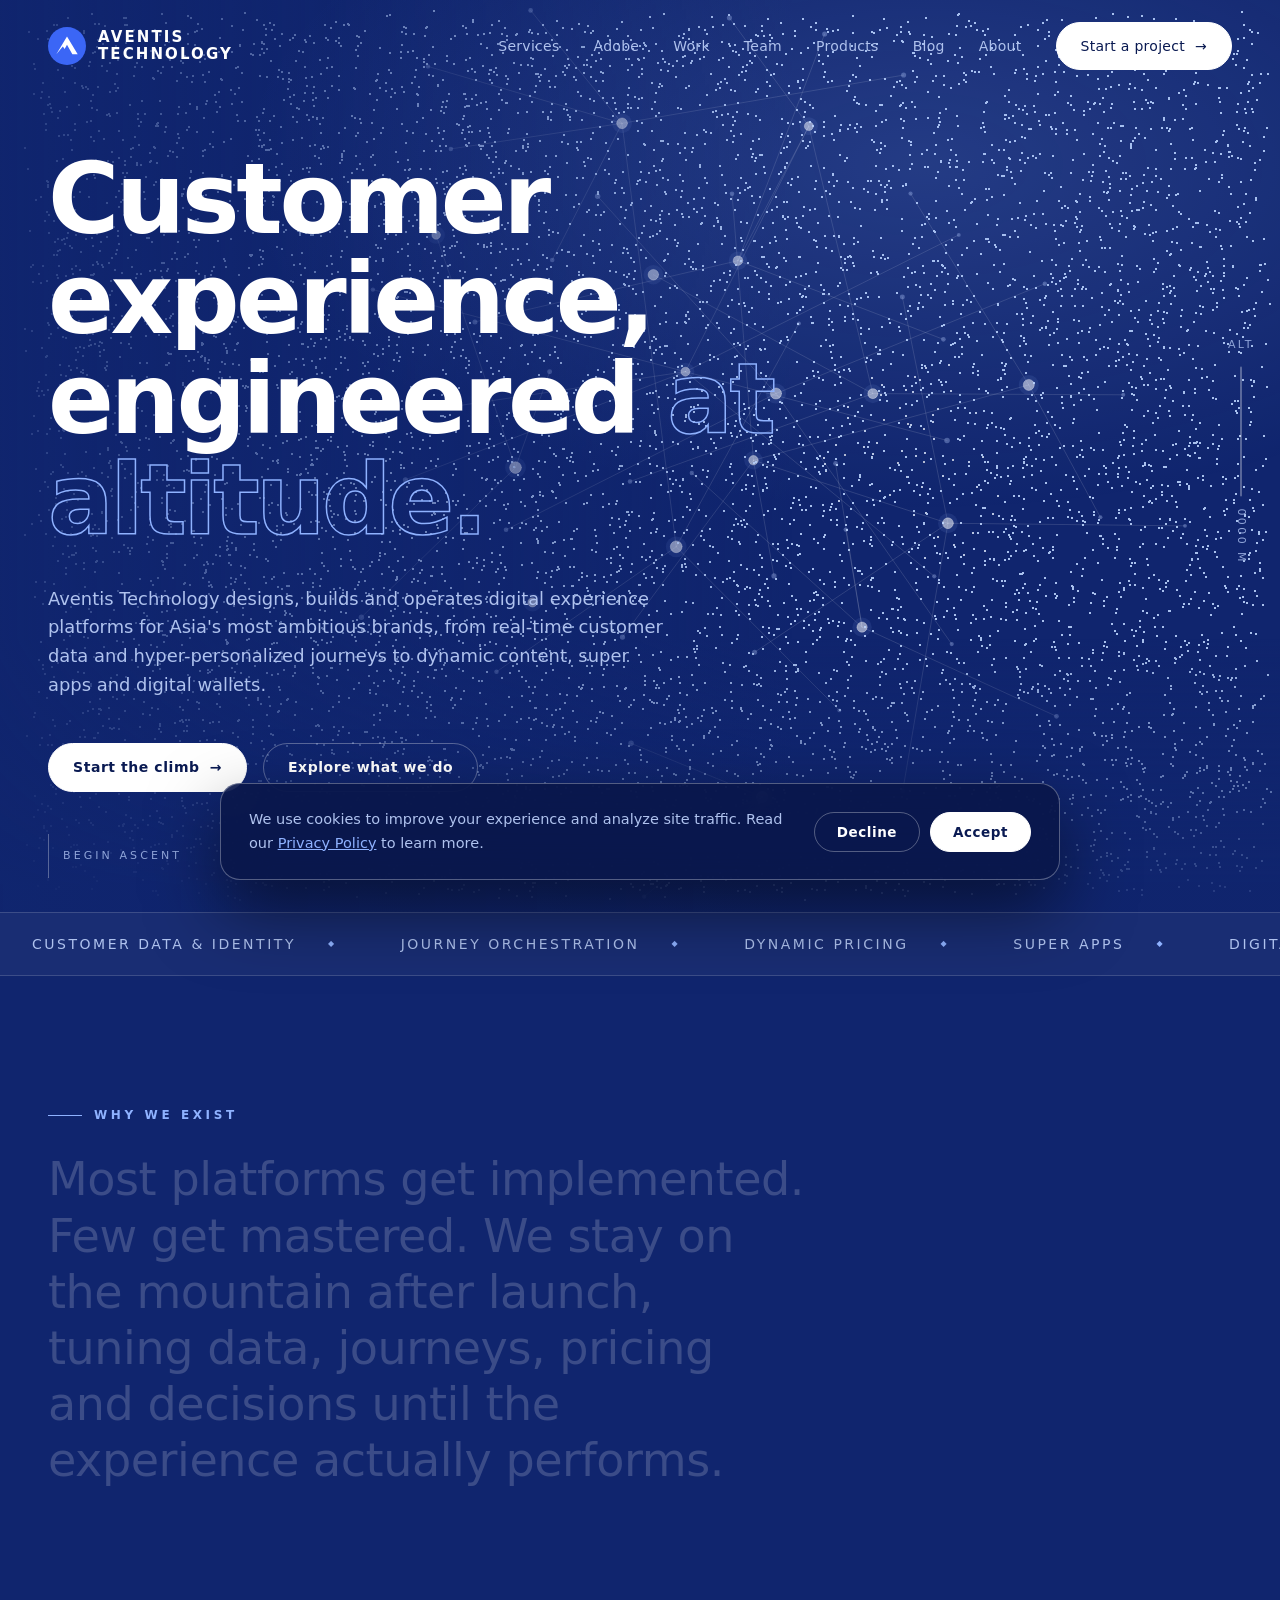
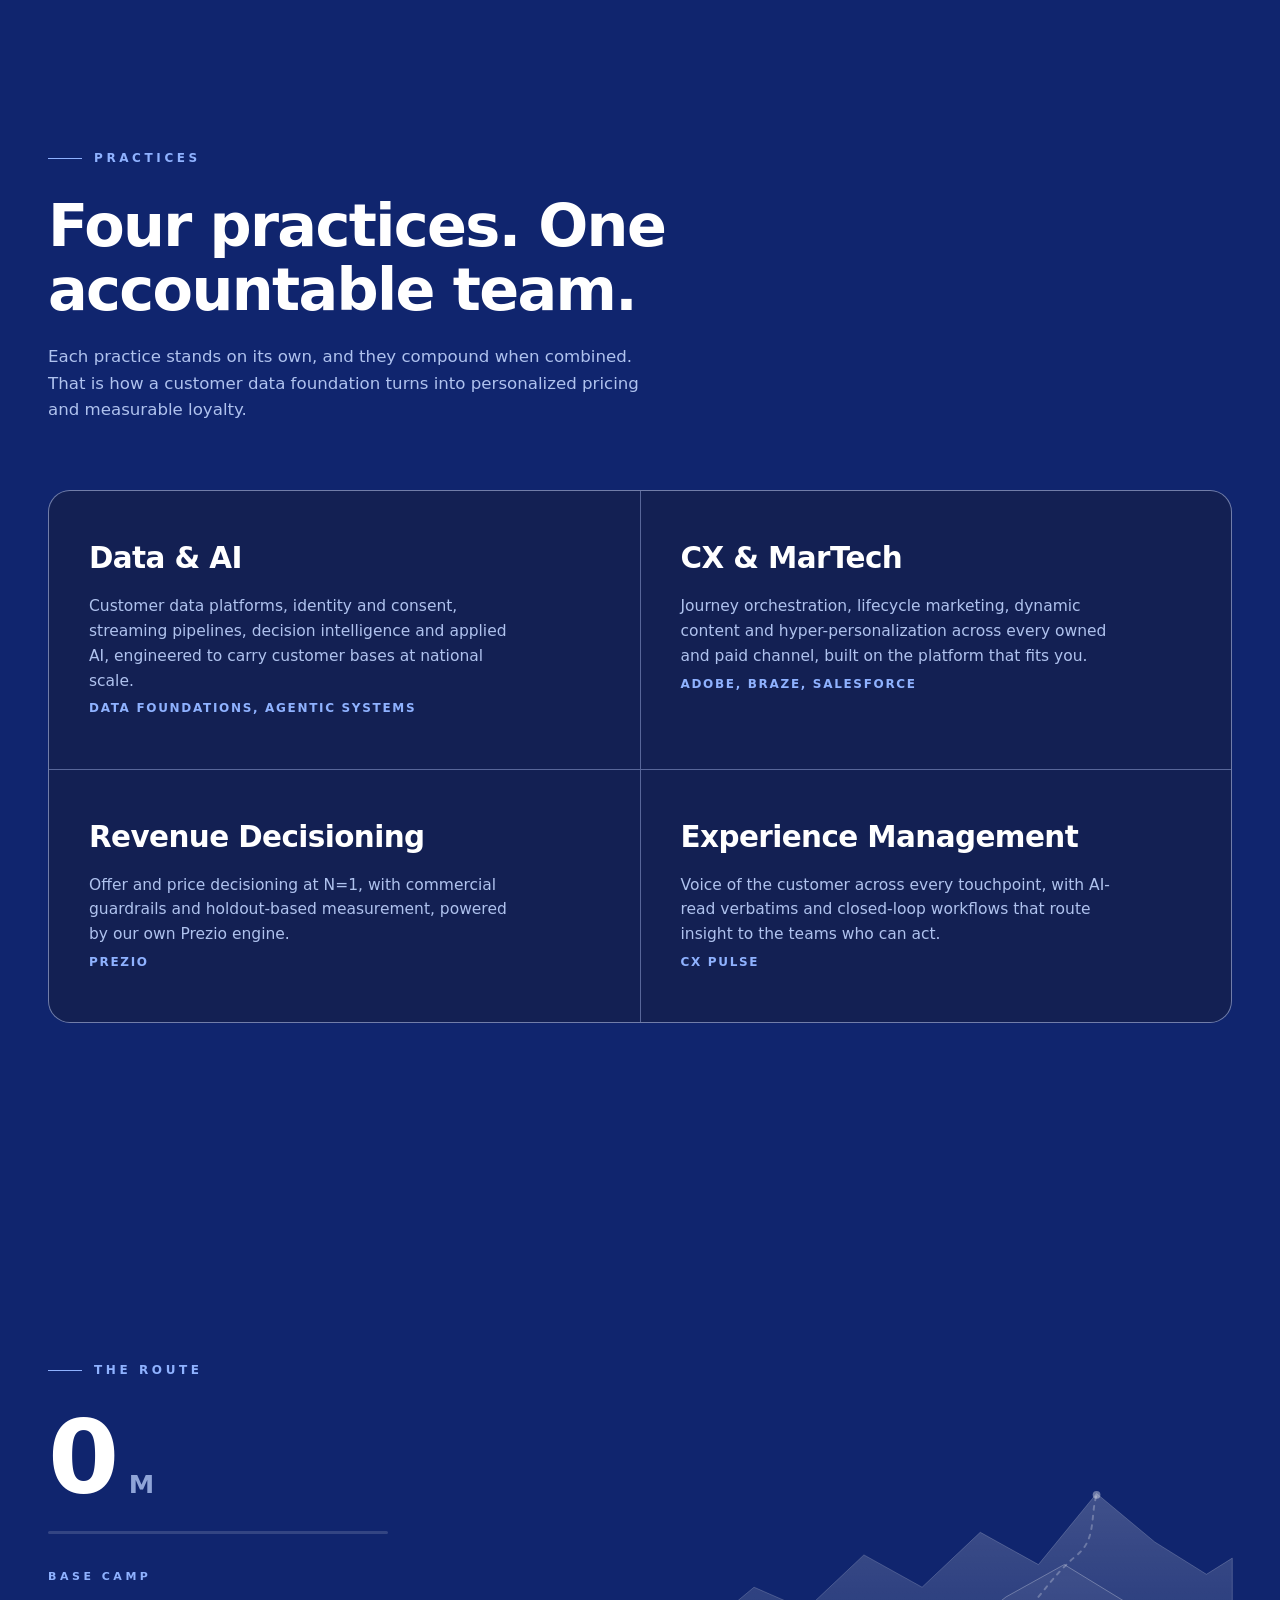
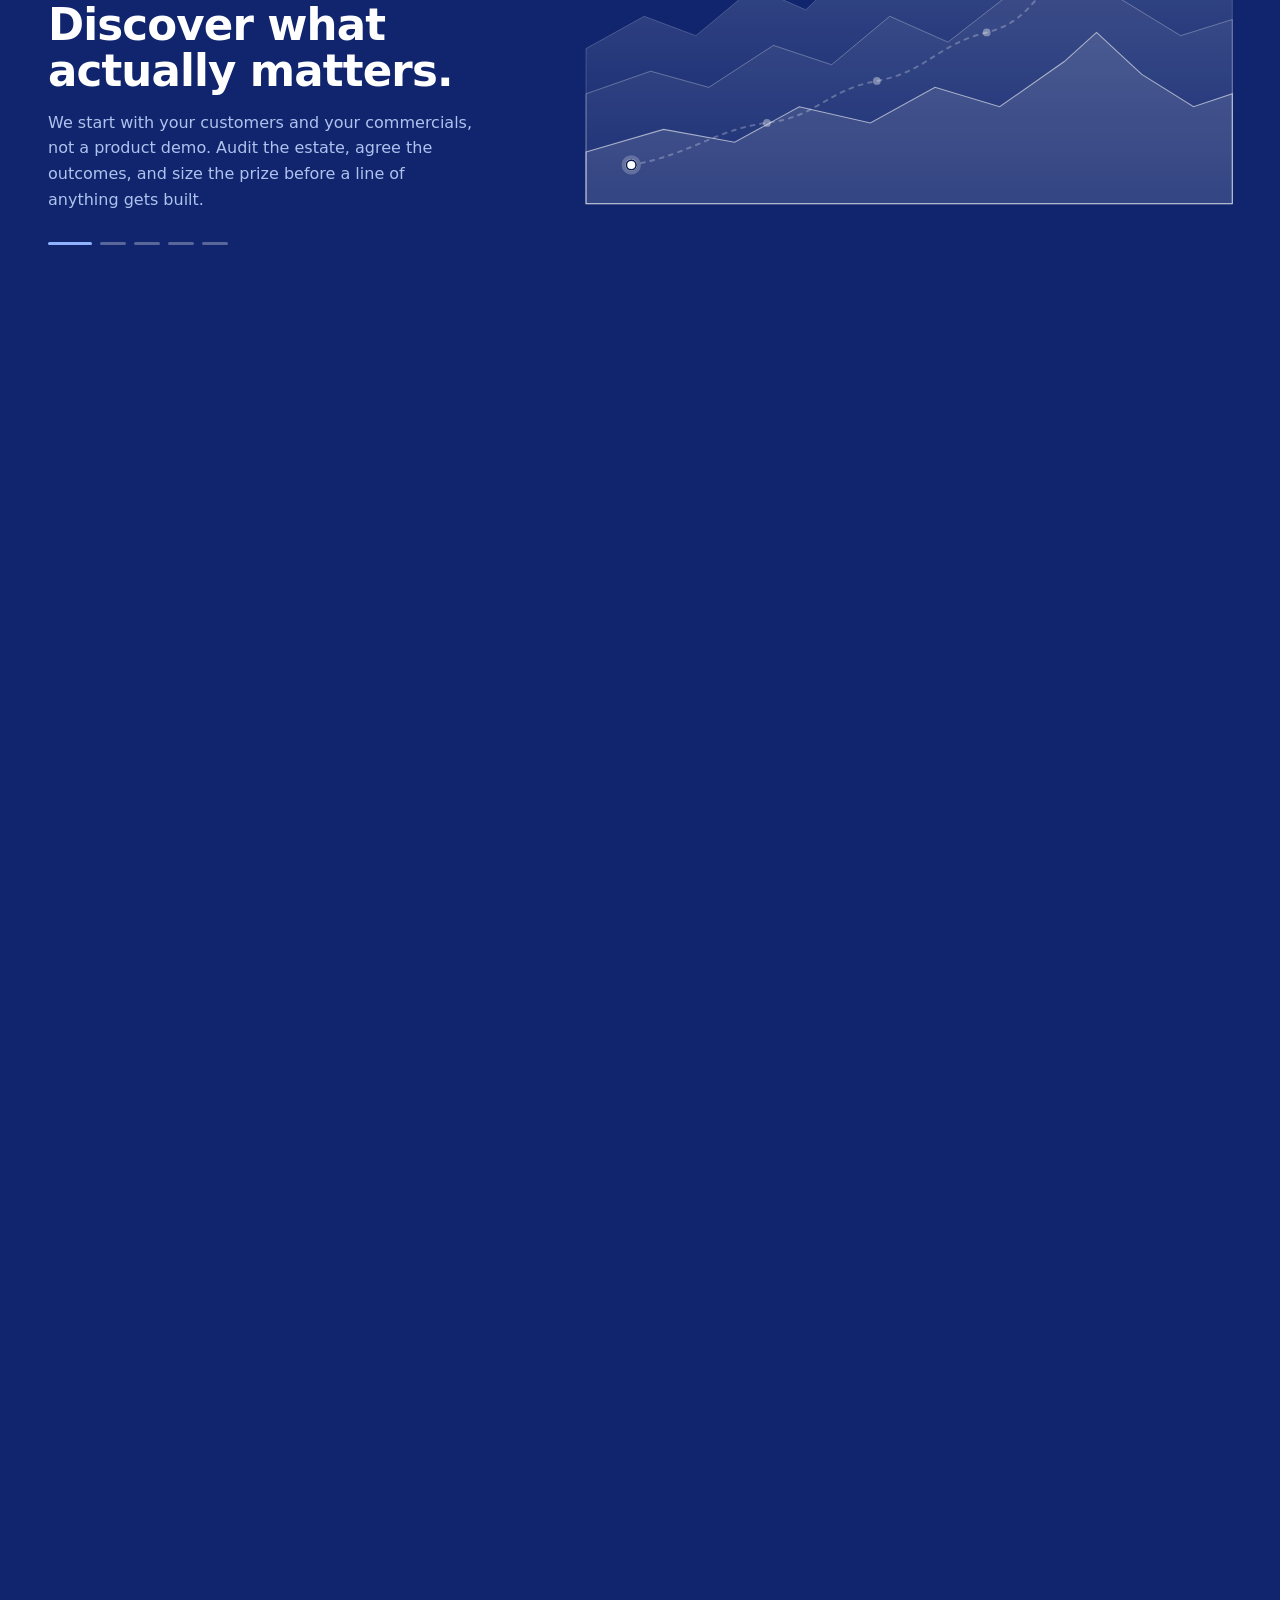
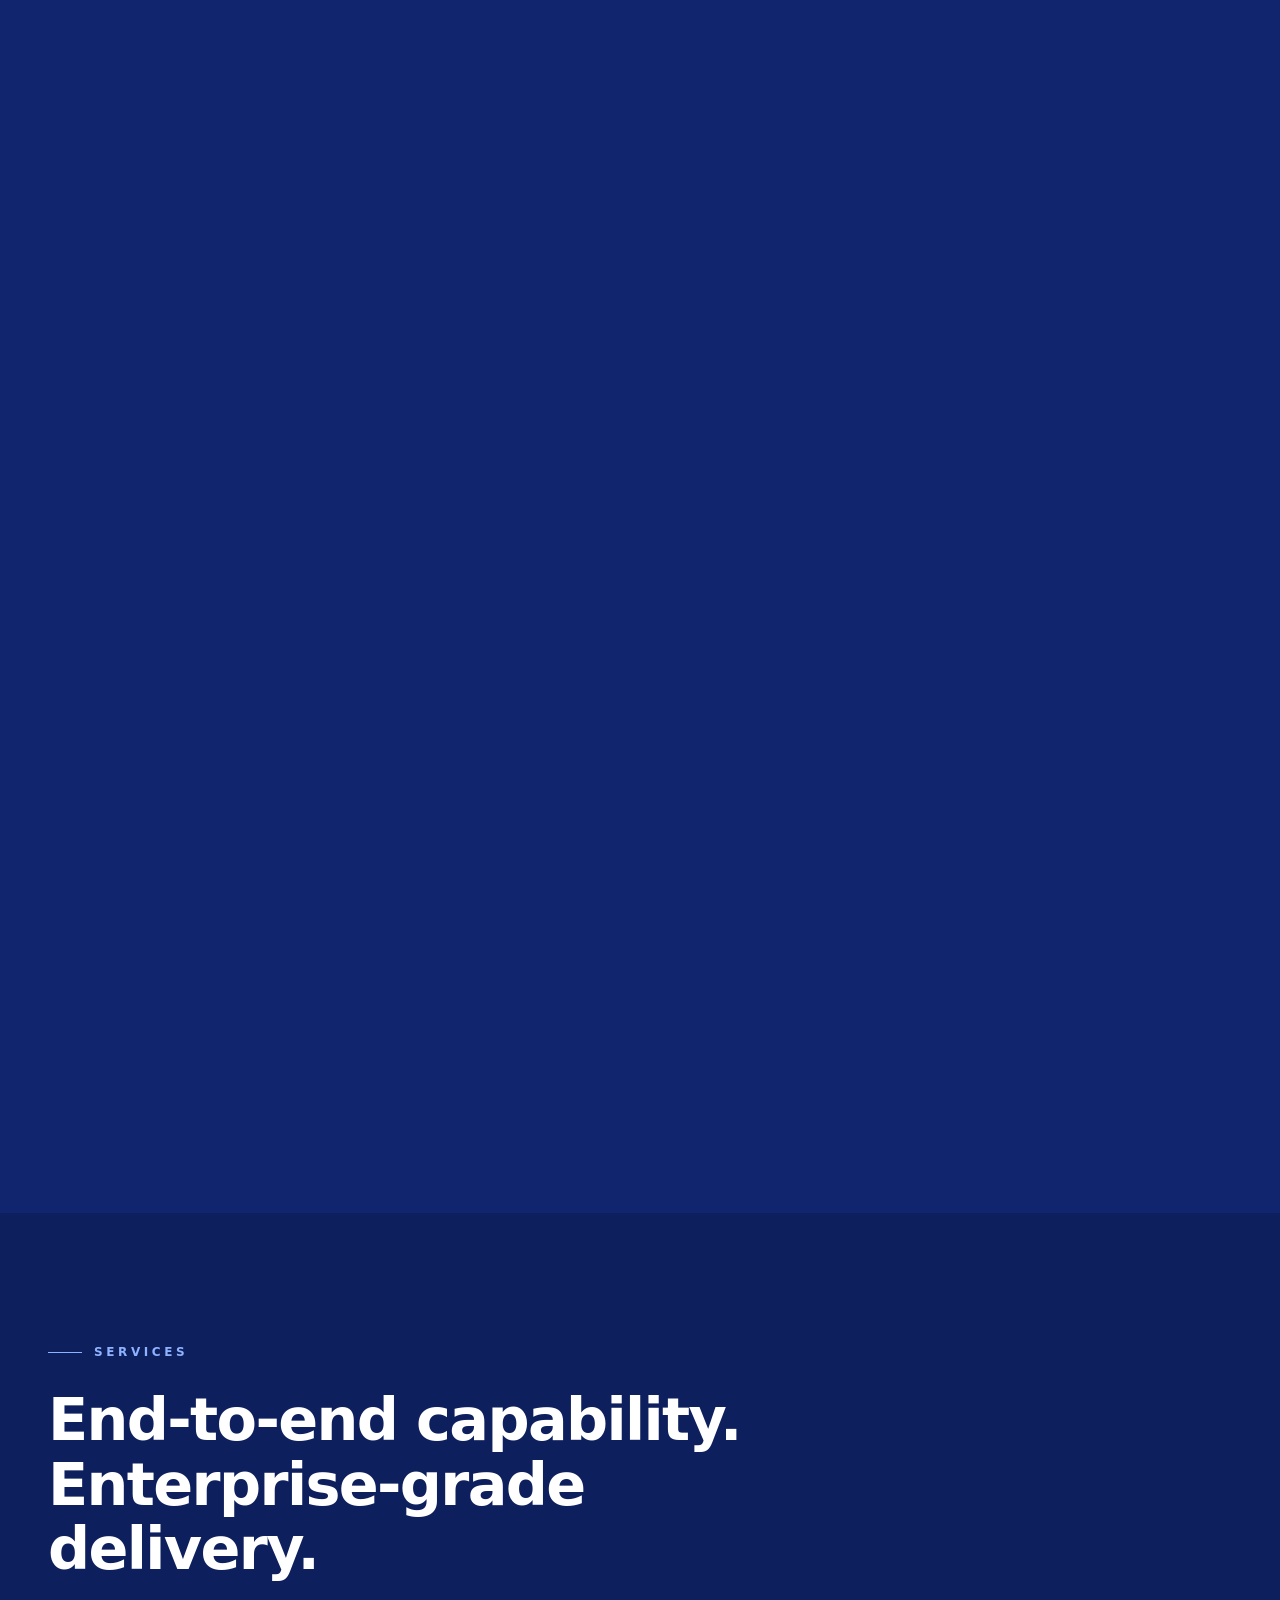
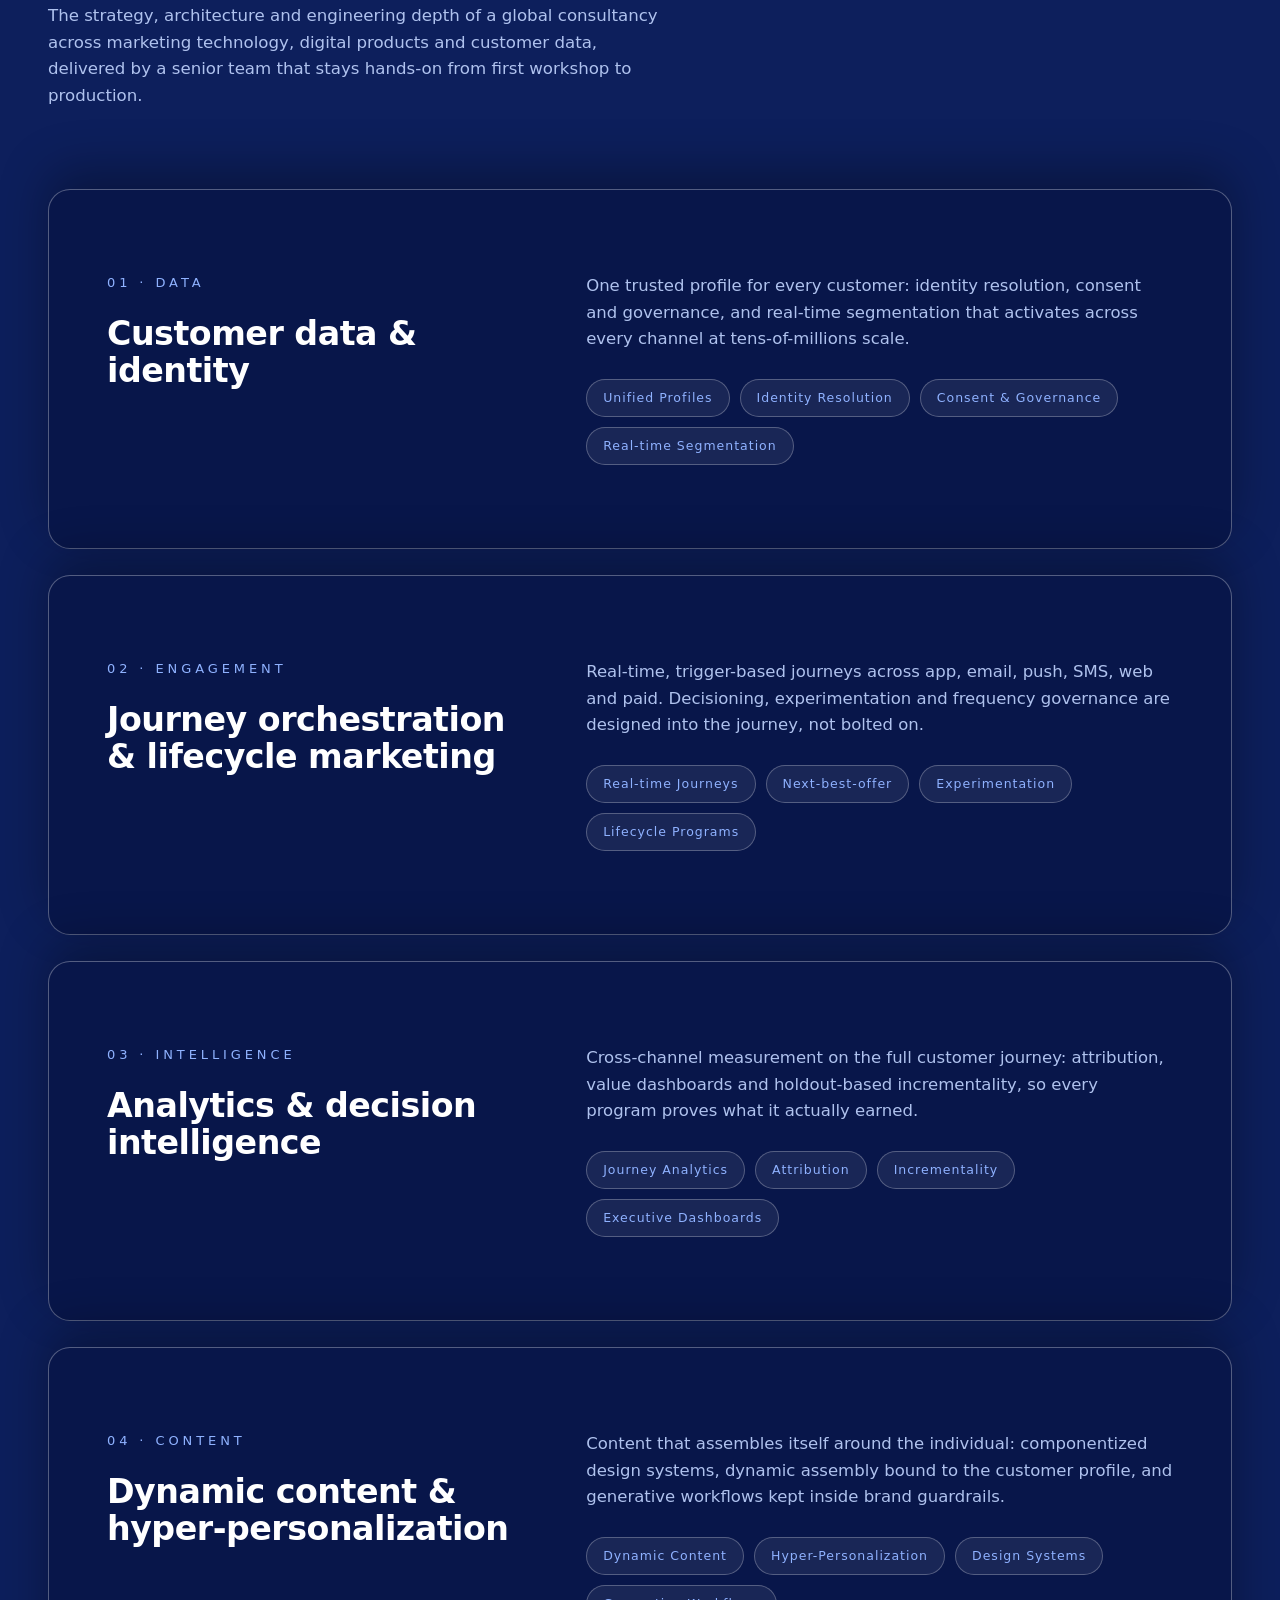
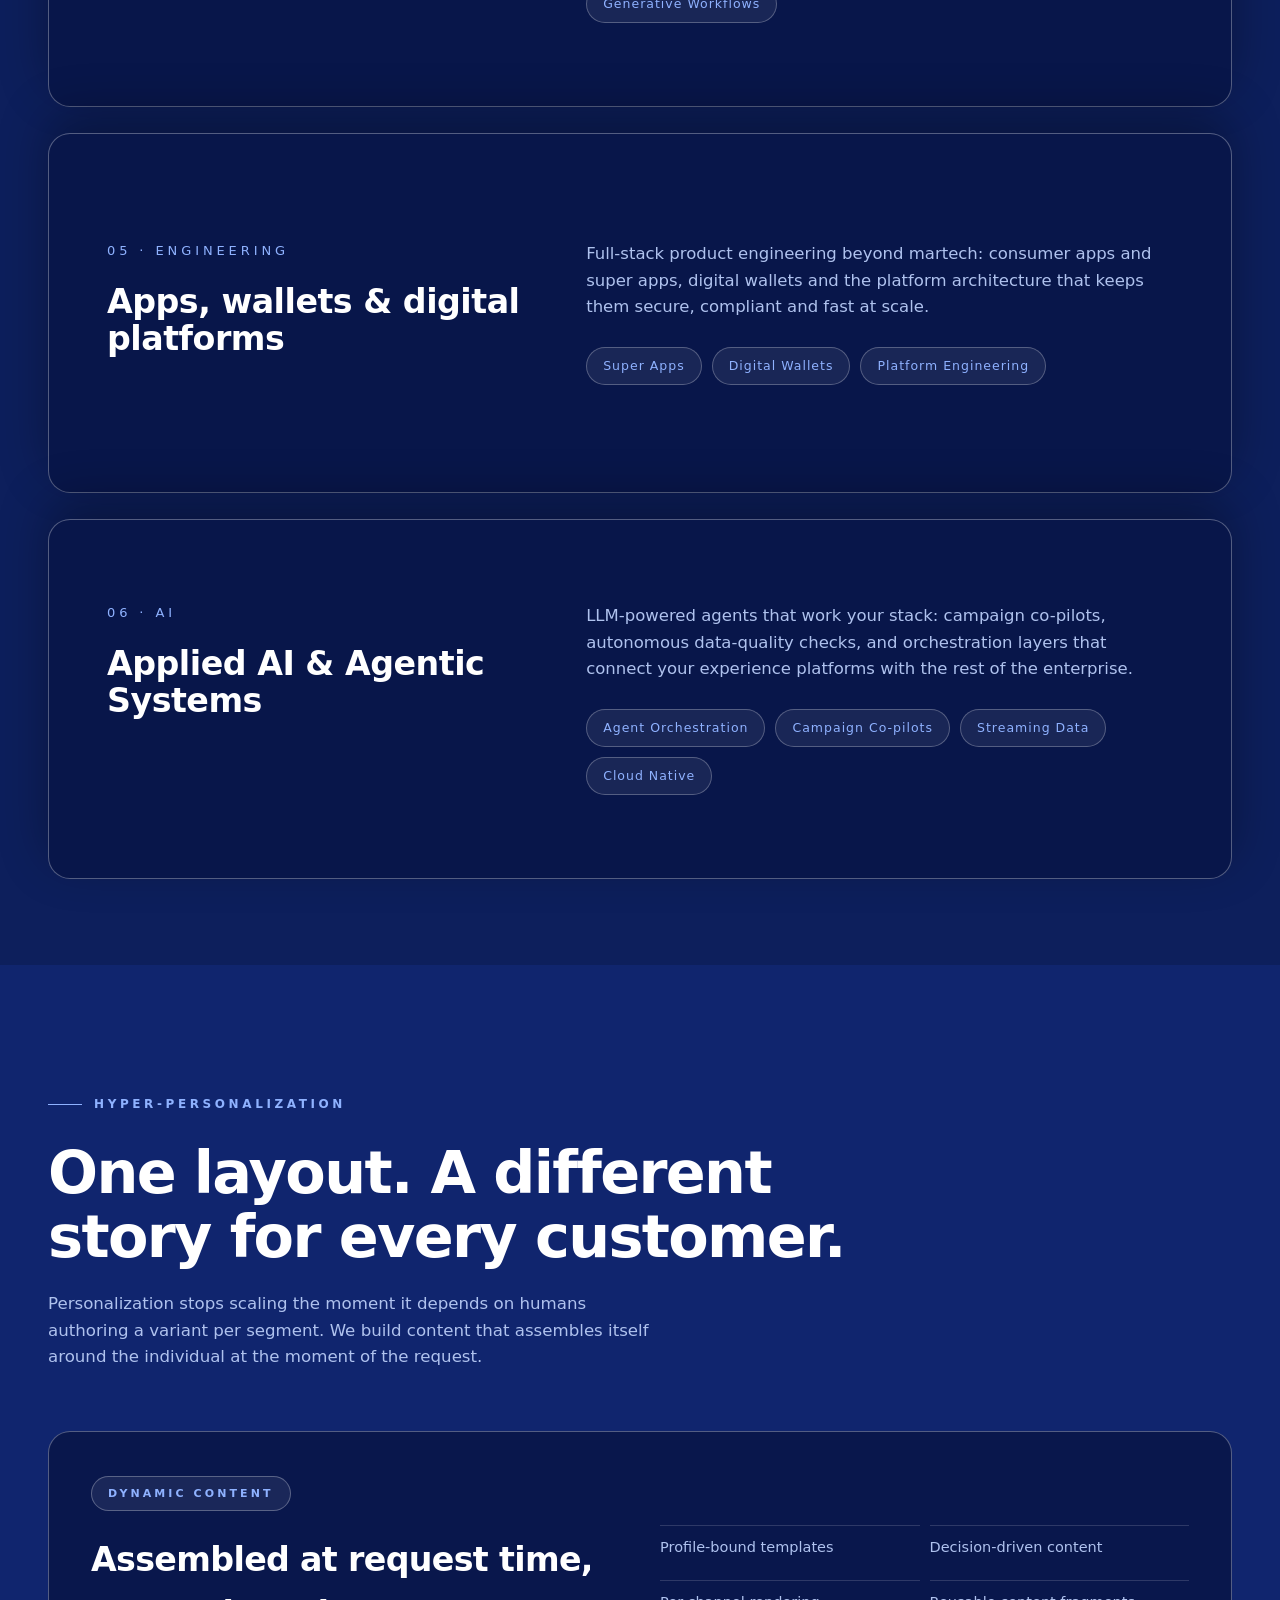
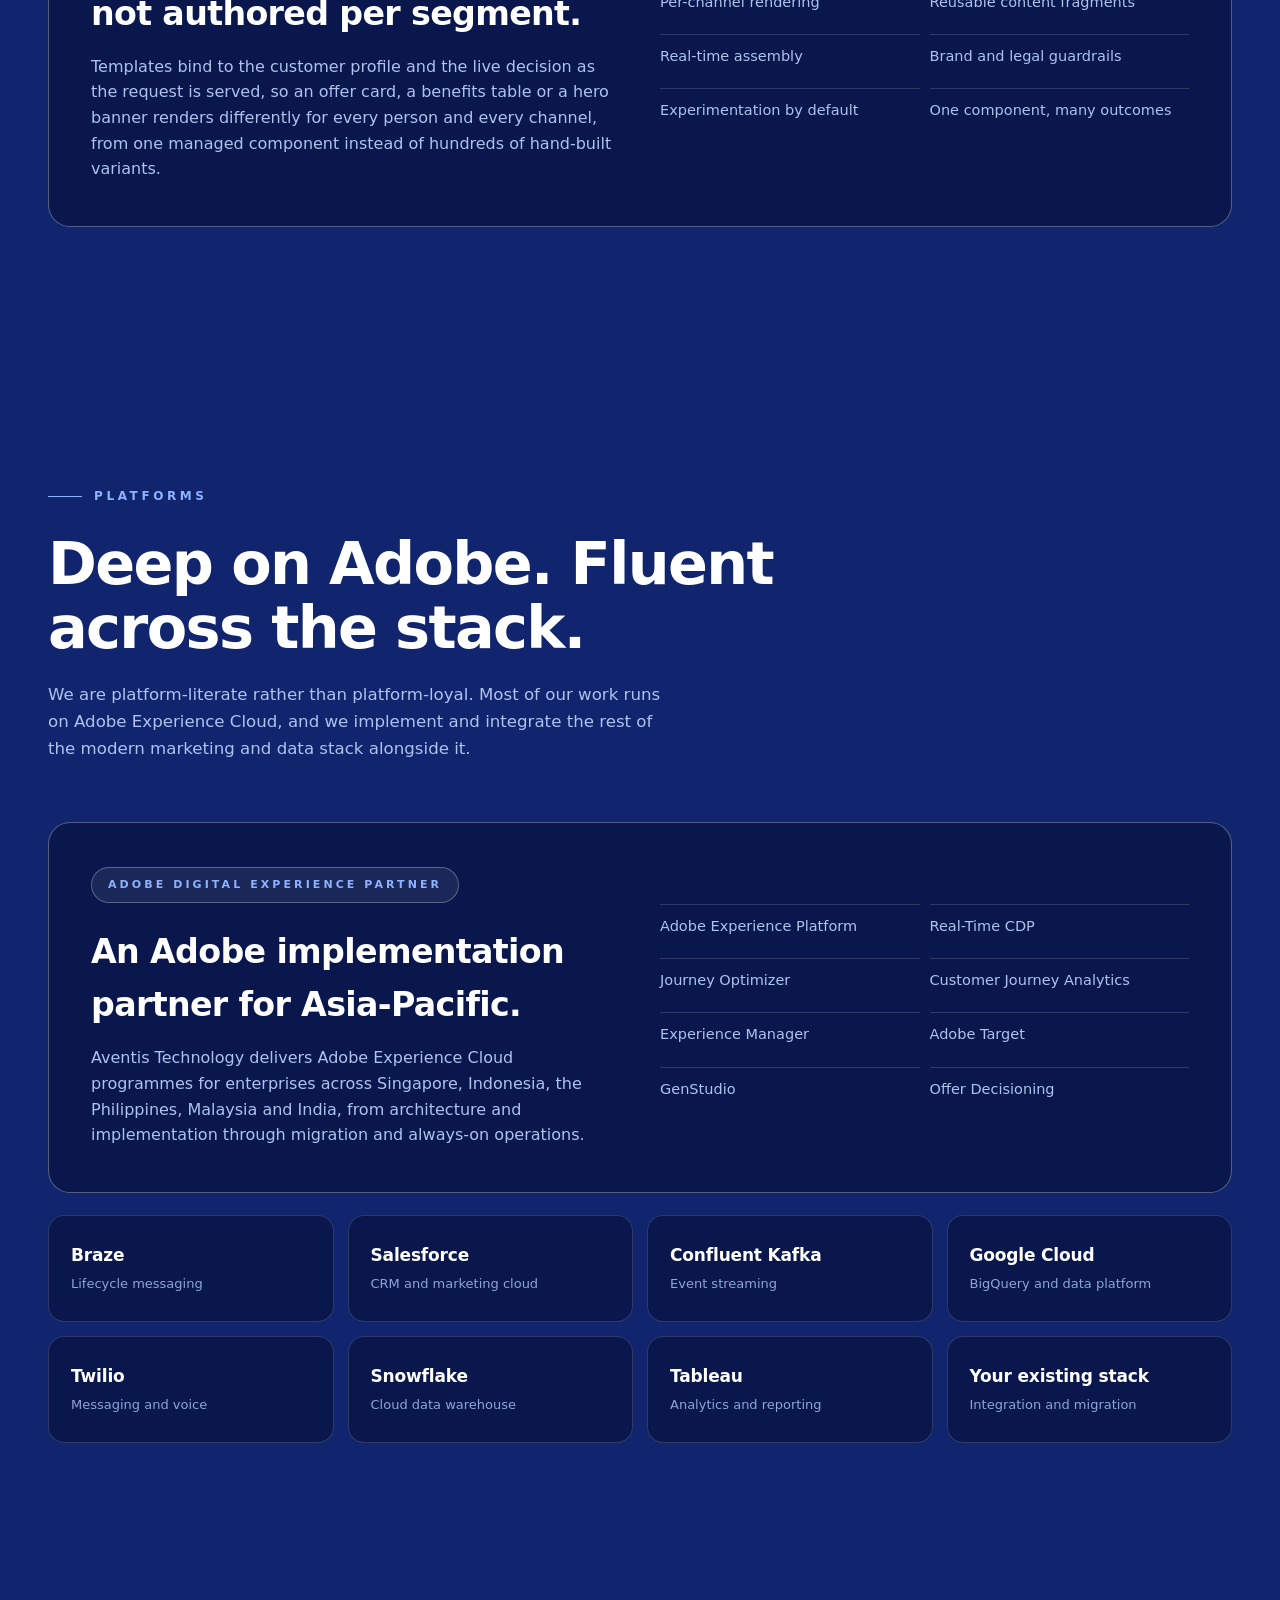
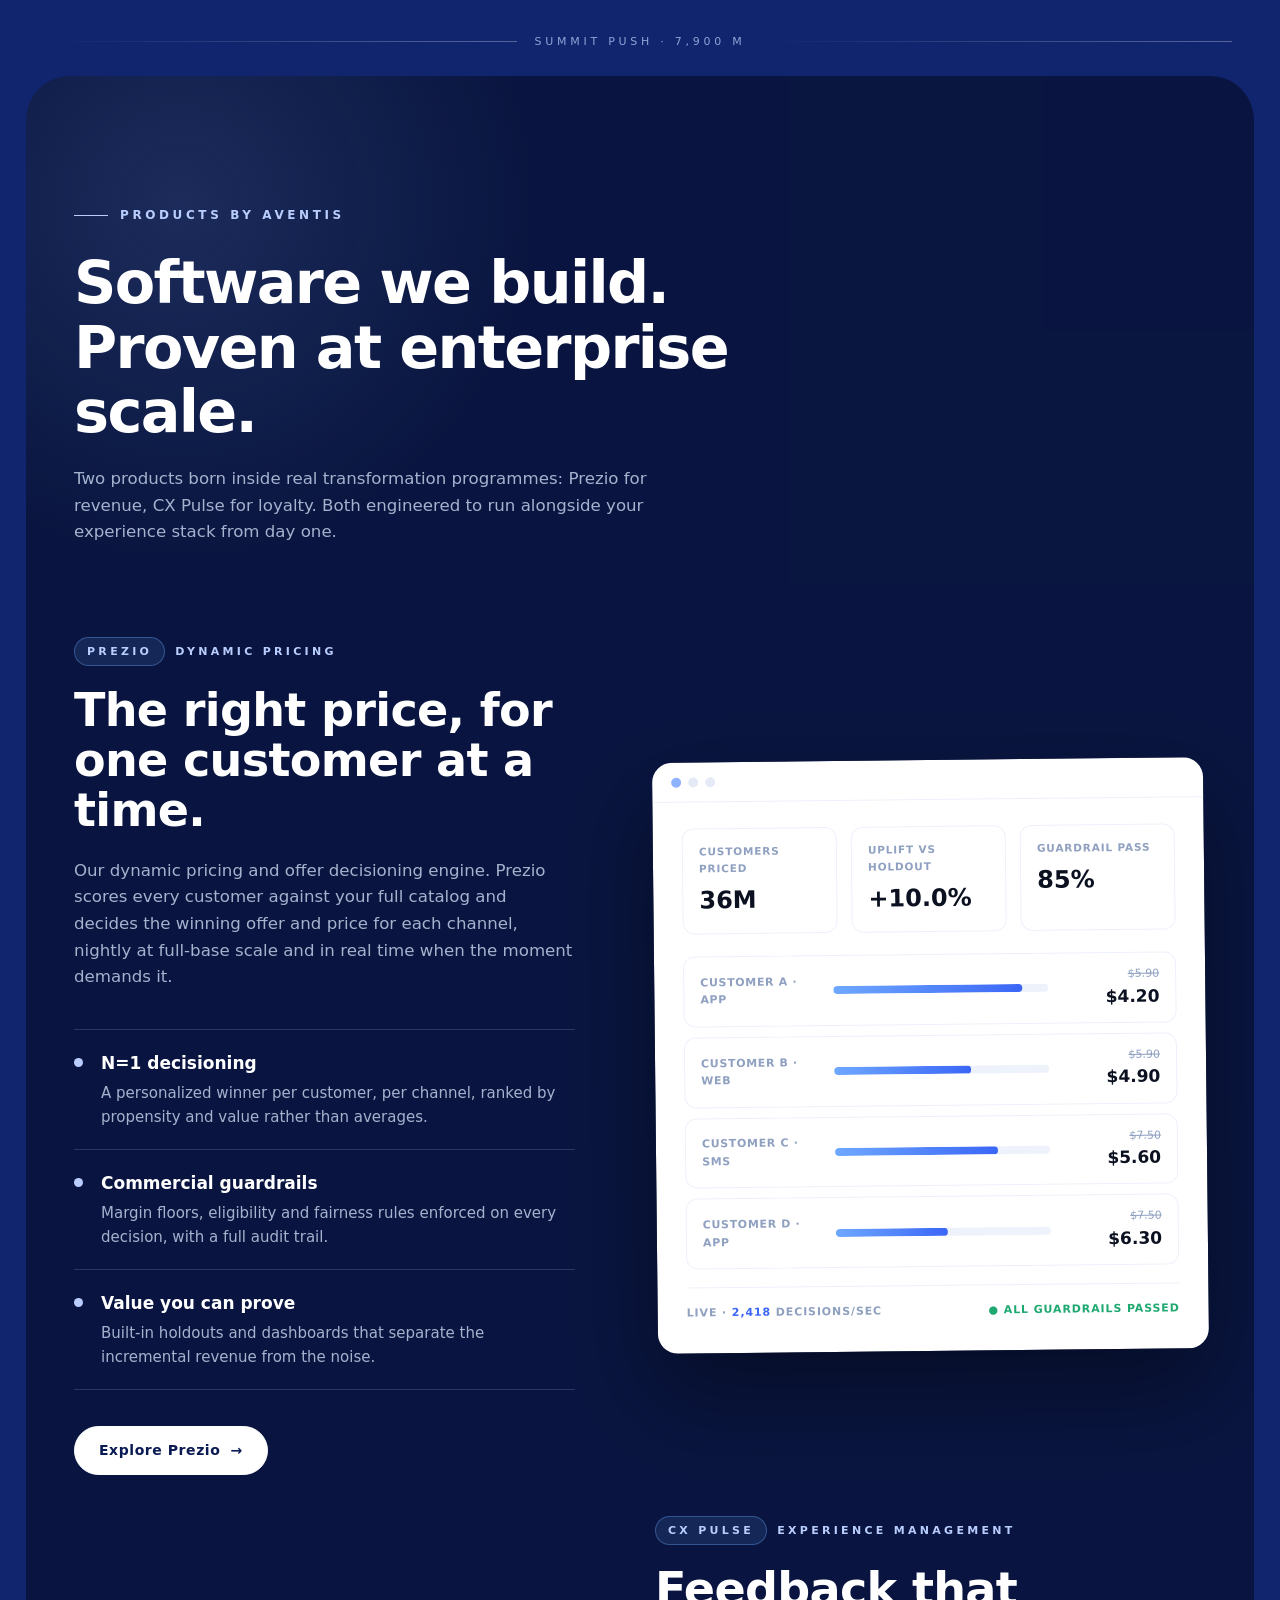
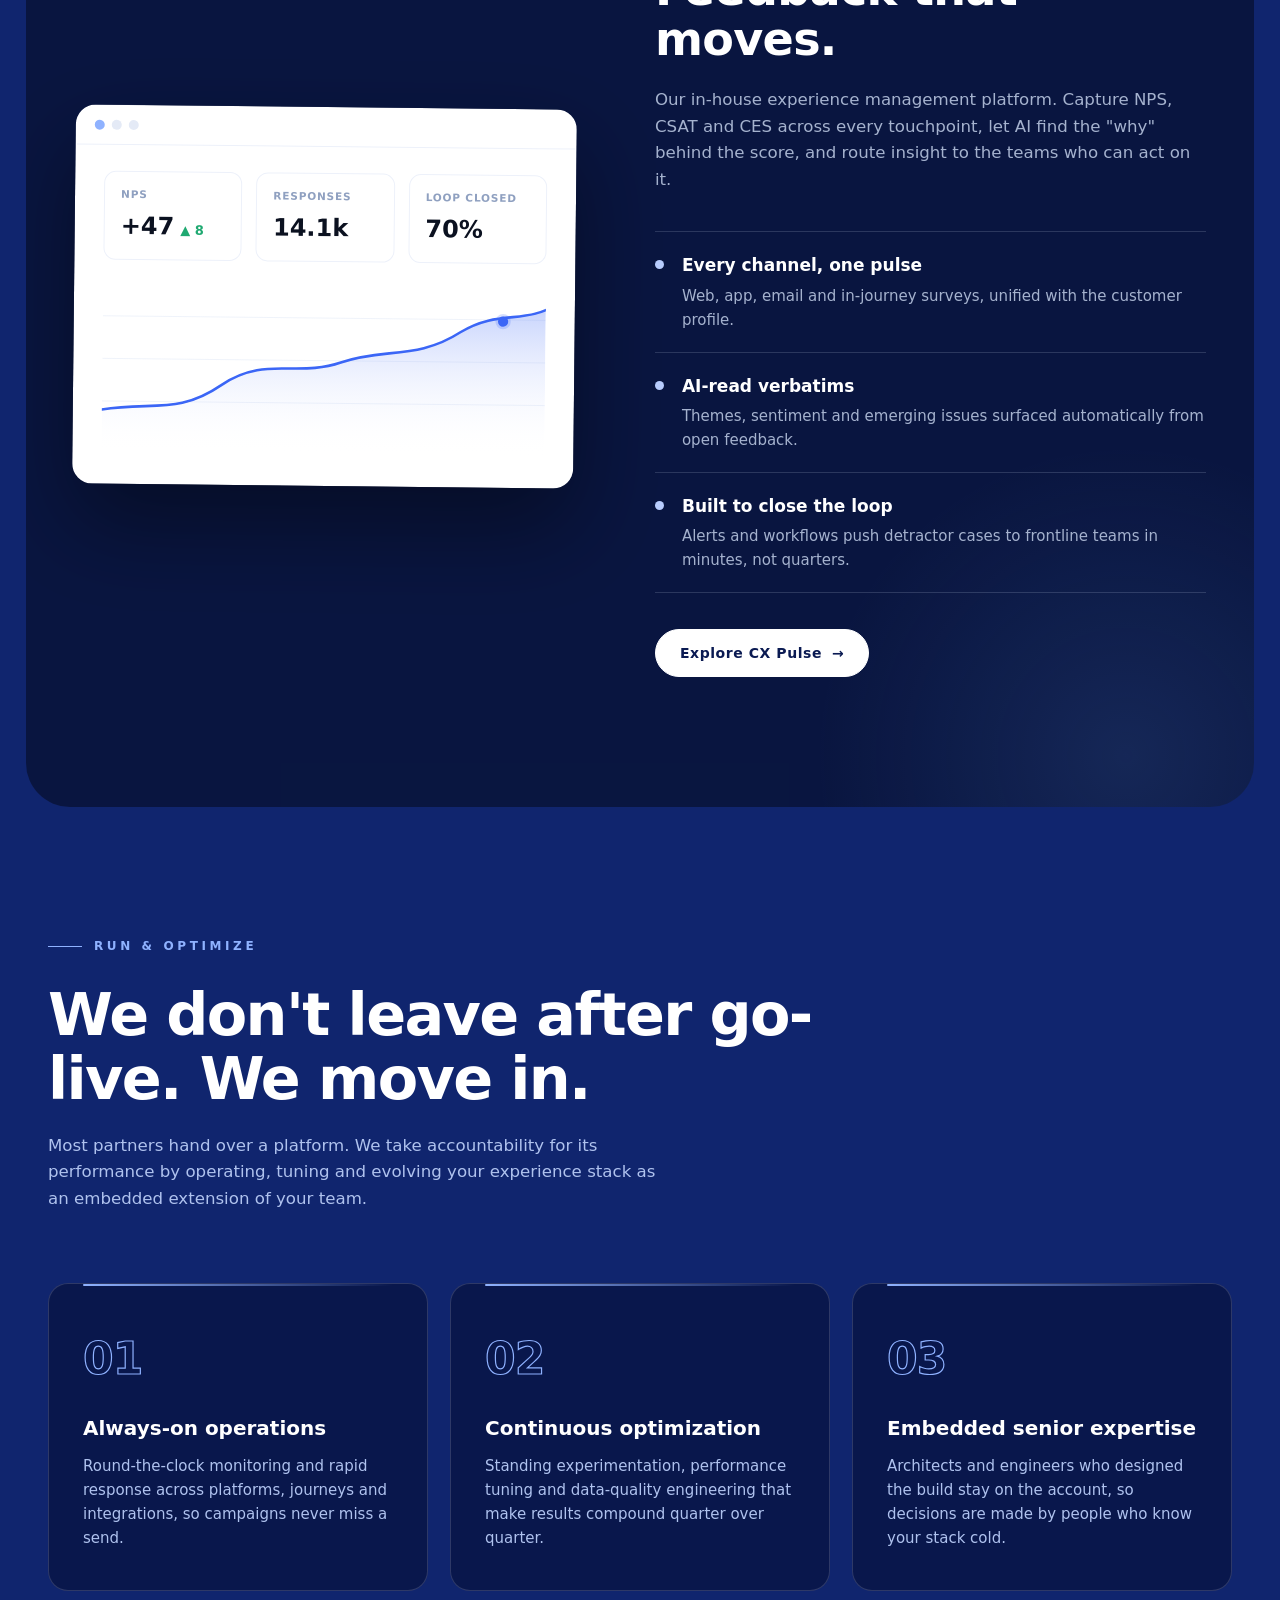
<file: index.html>
<!DOCTYPE html>
<html lang="en">
<head>
<meta charset="UTF-8">
<meta name="viewport" content="width=device-width, initial-scale=1.0">
<title>Adobe Implementation Partner in APAC | Aventis Technology</title>
<meta name="description" content="Aventis Technology is an Adobe implementation partner headquartered in Singapore, serving enterprises across APAC. We implement Adobe Experience Platform, Real-Time CDP, Journey Optimizer, Customer Journey Analytics and Experience Manager, alongside Braze and Salesforce, plus dynamic pricing, data and AI engineering.">
<link rel="canonical" href="https://www.aventistechnology.com/">
<meta name="robots" content="index,follow,max-snippet:-1,max-image-preview:large">
<meta property="og:type" content="website">
<meta property="og:title" content="Adobe Implementation Partner in APAC | Aventis Technology">
<meta property="og:description" content="Singapore-headquartered Adobe implementation partner delivering customer data, journey orchestration, dynamic pricing and experience management across Asia-Pacific.">
<meta property="og:url" content="https://www.aventistechnology.com/">
<link rel="preconnect" href="https://api.fontshare.com">
<link href="https://api.fontshare.com/v2/css?f[]=switzer@300,400,500,600,700&display=swap" rel="stylesheet">
<link rel="icon" type="image/svg+xml" href='data:image/svg+xml,<svg xmlns="http://www.w3.org/2000/svg" viewBox="0 0 64 64"><circle cx="32" cy="32" r="32" fill="%233B66F6"/><path d="M14 46 L32 16 L50 46 L41 46 L32 30 L28 37 L25 33 Z" fill="white"/></svg>'>
<style>
:root{
  --bg:#10256E;
  --bg-soft:#16307F;
  --panel:#193589;
  --deep:#0A1A52;
  --navy:#0A1A52;
  --navy-2:#0E2168;
  --blue:#8FB2FF;
  --blue-soft:#B9CEFF;
  --cyan:#B9CEFF;
  --ink:#FFFFFF;
  --muted:#AFC2EE;
  --muted-2:#8FA4D8;
  --panel-solid:rgba(9,22,72,.86);
  --panel-hover:rgba(18,38,104,.92);
  --line:rgba(255,255,255,.15);
  --line-strong:rgba(255,255,255,.30);
  --display:'Switzer','Inter',system-ui,-apple-system,sans-serif;
  --body:'Switzer','Inter',system-ui,-apple-system,sans-serif;
  --ease:cubic-bezier(.22,1,.36,1);
}
*{margin:0;padding:0;box-sizing:border-box}
html{scroll-behavior:smooth}
body{
  background:var(--bg);
  color:var(--ink);
  font-family:var(--body);
  font-size:17px;
  line-height:1.6;
  -webkit-font-smoothing:antialiased;
  overflow-x:hidden;
}
::selection{background:#fff;color:#0A1A52}
img,svg,canvas{max-width:100%}

/* ---------- Preloader ---------- */
#loader{
  position:fixed;inset:0;z-index:1000;background:var(--bg);
  display:flex;align-items:center;justify-content:center;flex-direction:column;gap:22px;
  transition:opacity .7s var(--ease),visibility .7s;
}
#loader.done{opacity:0;visibility:hidden}
#loader svg{width:64px;height:64px;animation:pulse 1.4s ease-in-out infinite}
#loader .alt-read{font-family:var(--display);font-weight:500;letter-spacing:.28em;font-size:12px;color:var(--muted-2);text-transform:uppercase}
@keyframes pulse{0%,100%{transform:scale(1);opacity:1}50%{transform:scale(.92);opacity:.7}}

/* ---------- Altitude meter (signature) ---------- */
#altimeter{
  position:fixed;right:26px;top:50%;transform:translateY(-50%);z-index:90;
  display:flex;flex-direction:column;align-items:center;gap:12px;
  font-family:var(--display);font-size:11px;letter-spacing:.22em;color:var(--muted-2);
  pointer-events:none;
}
#altimeter .track{width:2px;height:130px;background:var(--line-strong);position:relative;overflow:hidden;border-radius:2px}
#altimeter .track i{position:absolute;left:0;top:0;width:100%;background:var(--blue);display:block;height:0%}
#altimeter .val{writing-mode:vertical-rl;text-orientation:mixed}
@media(max-width:900px){#altimeter{display:none}}

/* ---------- Cursor ---------- */

/* ---------- Nav ---------- */
nav{
  position:fixed;top:0;left:0;right:0;z-index:100;
  display:flex;align-items:center;justify-content:space-between;
  padding:22px 48px;
  transition:background .4s,backdrop-filter .4s,padding .4s,border-color .4s;
  border-bottom:1px solid transparent;
}
nav::before{content:"";position:absolute;inset:0;background:rgba(11,28,88,.84);backdrop-filter:blur(18px);-webkit-backdrop-filter:blur(18px);opacity:0;transition:opacity .4s;pointer-events:none;z-index:-1}
nav.scrolled::before{opacity:1}
nav.scrolled{padding:14px 48px;border-color:var(--line)}
.brand{display:flex;align-items:center;gap:12px;text-decoration:none;color:var(--ink)}
.brand svg{width:38px;height:38px;flex:none}
.brand .wm{font-family:var(--display);font-weight:600;font-size:15px;letter-spacing:.14em;line-height:1.15;text-transform:uppercase}
.brand .wm b{display:block;font-weight:700}
.nav-links{display:flex;gap:34px;align-items:center}
.nav-links a{color:var(--muted);text-decoration:none;font-size:14px;font-weight:500;letter-spacing:.02em;transition:color .25s}
.nav-links a:hover,.nav-links a:focus-visible{color:var(--ink)}
.nav-links a.btn,.nav-links a.btn:hover,.nav-links a.btn:focus-visible{color:#0A1A52}
.btn{
  display:inline-flex;align-items:center;gap:10px;
  font-family:var(--display);font-weight:600;font-size:14px;letter-spacing:.04em;
  color:#0A1A52;background:#FFFFFF;border:1px solid #FFFFFF;
  padding:12px 24px;border-radius:100px;text-decoration:none;
  transition:transform .3s var(--ease),box-shadow .3s,background .3s;
}
.btn:hover,.btn:focus-visible{transform:translateY(-2px);box-shadow:0 16px 40px rgba(0,0,0,.32);background:#EAF0FF}
.btn.ghost{background:transparent;border-color:var(--line-strong);color:var(--ink)}
.btn.ghost:hover{border-color:#fff;box-shadow:none;background:rgba(255,255,255,.10)}
.btn .arr{transition:transform .3s var(--ease)}
.btn:hover .arr{transform:translateX(4px)}
#menu-toggle{display:none;background:none;border:0;color:var(--ink);font-size:26px;cursor:pointer}
@media(max-width:900px){
  nav{padding:16px 20px}
  nav.scrolled{padding:12px 20px}
  .nav-links{position:fixed;inset:0;height:100dvh;z-index:105;background:#10256E;flex-direction:column;justify-content:flex-start;align-items:flex-start;gap:0;padding:96px 24px calc(40px + env(safe-area-inset-bottom));overflow-y:auto;-webkit-overflow-scrolling:touch;overscroll-behavior:contain;transform:translateY(-102%);visibility:hidden;pointer-events:none;transition:transform .5s var(--ease),visibility 0s .5s}
  .nav-links.open{transform:translateY(0);visibility:visible;pointer-events:auto;transition:transform .5s var(--ease),visibility 0s 0s}
  .nav-links a{font-size:21px;font-family:var(--display);font-weight:600;letter-spacing:-.01em;width:100%;padding:15px 0;border-bottom:1px solid var(--line)}
  .nav-links a.btn{margin-top:26px;width:auto;border-bottom:0;padding:14px 26px;font-size:15px;align-self:flex-start}
  #menu-toggle{display:block;z-index:110;position:relative}
}

/* ---------- Hero ---------- */
header{position:relative;min-height:100svh;display:flex;align-items:center;overflow:hidden}
#hero-fx{position:absolute;inset:0;width:100%;height:100%;display:block;z-index:1;pointer-events:none;opacity:0;transition:opacity 1.8s var(--ease) .35s}
body.ready #hero-fx{opacity:1}
.hero-inner{z-index:3 !important}
.hero-fade{z-index:2;position:absolute;inset:0;background:
  radial-gradient(1100px 560px at 72% 18%, rgba(143,178,255,.16), transparent 62%),
  linear-gradient(to right, rgba(16,37,110,.86) 0%, rgba(16,37,110,.30) 42%, rgba(16,37,110,0) 62%),
  linear-gradient(to bottom, rgba(16,37,110,0) 70%, rgba(16,37,110,.85) 97%);pointer-events:none}
.hero-inner{position:relative;z-index:2;padding:150px 48px 120px;max-width:1280px;margin:0 auto;width:100%}
.eyebrow{
  display:inline-flex;align-items:center;gap:10px;
  font-family:var(--display);font-size:12px;font-weight:600;letter-spacing:.3em;text-transform:uppercase;
  color:var(--blue);margin-bottom:34px;
}
.eyebrow::before{content:"";width:34px;height:1px;background:var(--blue)}
h1{
  font-family:var(--display);font-weight:700;
  font-size:clamp(42px,7.6vw,104px);
  line-height:1.03;letter-spacing:-.035em;
  max-width:13ch;color:var(--ink);
}
h1 .ln{display:block;overflow:hidden}
h1 .ln span{display:block;transform:translateY(110%);transition:transform 1s var(--ease)}
body.ready h1 .ln span{transform:translateY(0)}
h1 .ln:nth-child(2) span{transition-delay:.1s}
h1 .ln:nth-child(3) span{transition-delay:.2s}
h1 em{font-style:normal;color:transparent;-webkit-text-stroke:1.5px var(--blue)}
.hero-sub{
  margin-top:34px;max-width:54ch;color:var(--muted);font-size:clamp(16px,1.4vw,19px);
  opacity:0;transform:translateY(24px);transition:opacity .9s var(--ease) .45s,transform .9s var(--ease) .45s;
}
body.ready .hero-sub{opacity:1;transform:none}
.hero-cta{display:flex;gap:16px;margin-top:44px;flex-wrap:wrap;opacity:0;transform:translateY(24px);transition:opacity .9s var(--ease) .6s,transform .9s var(--ease) .6s}
body.ready .hero-cta{opacity:1;transform:none}
.scroll-cue{position:absolute;bottom:34px;left:48px;z-index:2;display:flex;align-items:center;gap:14px;font-family:var(--display);font-size:11px;letter-spacing:.28em;text-transform:uppercase;color:var(--muted-2)}
.scroll-cue .stem{width:1px;height:44px;background:var(--line-strong);position:relative;overflow:hidden}
.scroll-cue .stem::after{content:"";position:absolute;left:0;top:-40%;width:100%;height:40%;background:var(--blue);animation:drip 2s var(--ease) infinite}
@keyframes drip{to{top:110%}}
@media(max-width:900px){.hero-inner{padding:130px 20px 120px}.scroll-cue{left:20px}}

/* ---------- Ticker ---------- */
.ticker{border-top:1px solid var(--line);border-bottom:1px solid var(--line);overflow:hidden;background:rgba(255,255,255,.04);position:relative;z-index:1}
.ticker .lane{display:flex;width:max-content;animation:scrollx 34s linear infinite;padding:20px 0}
.ticker:hover .lane{animation-play-state:paused}
.ticker span{font-family:var(--display);font-weight:500;font-size:14px;letter-spacing:.18em;text-transform:uppercase;color:var(--muted);padding:0 32px;white-space:nowrap;display:flex;align-items:center;gap:32px}
.ticker span::after{content:"◆";font-size:8px;color:var(--blue)}
@keyframes scrollx{to{transform:translateX(-50%)}}

/* ---------- Shared section scaffolding ---------- */
section{position:relative;padding:130px 48px}
.wrap{max-width:1280px;margin:0 auto}
.sec-tag{display:flex;align-items:center;gap:12px;font-family:var(--display);font-size:12px;font-weight:600;letter-spacing:.3em;text-transform:uppercase;color:var(--blue);margin-bottom:26px}
.sec-tag::before{content:"";width:34px;height:1px;background:var(--blue)}
h2{font-family:var(--display);font-weight:600;font-size:clamp(32px,4.6vw,62px);line-height:1.09;letter-spacing:-.028em;max-width:20ch;color:var(--ink)}
.lede{color:var(--muted);max-width:58ch;margin-top:22px;font-size:clamp(16px,1.3vw,19px)}
.rv{opacity:0;transform:translateY(36px);transition:opacity .9s var(--ease),transform .9s var(--ease)}
.rv.in{opacity:1;transform:none}
@media(max-width:900px){section{padding:84px 20px}}

/* ---------- Manifesto ---------- */
.manifesto p{
  font-family:var(--display);font-weight:500;
  font-size:clamp(25px,3.6vw,52px);line-height:1.22;letter-spacing:-.01em;
  max-width:26ch;
}
.manifesto .w{color:rgba(255,255,255,.18);transition:color .5s ease}
.manifesto .w.lit{color:var(--ink)}
.manifesto .w.key.lit{color:var(--blue)}

/* ---------- Pillars ---------- */
.pillars{display:grid;grid-template-columns:repeat(3,1fr);gap:1px;background:var(--line);border:1px solid var(--line);margin-top:70px;border-radius:20px;overflow:hidden}
.pillar{background:var(--bg);padding:46px 38px 52px;position:relative;overflow:hidden;transition:background .4s}
.pillar:hover{background:var(--bg-soft)}
.pillar .glyph{font-family:var(--display);font-weight:700;font-size:13px;letter-spacing:.3em;color:var(--blue);display:block;margin-bottom:60px}
.pillar h3{font-family:var(--display);font-weight:600;font-size:28px;margin-bottom:14px;letter-spacing:-.01em}
.pillar p{color:var(--muted);font-size:15.5px}
.pillar .peak{position:absolute;right:-20px;bottom:-26px;width:150px;height:110px;opacity:.10;transition:opacity .4s,transform .6s var(--ease)}
.pillar:hover .peak{opacity:.28;transform:translateY(-8px)}
@media(max-width:900px){.pillars{grid-template-columns:1fr}.pillar{padding:36px 26px 42px}.pillar .glyph{margin-bottom:36px}}

/* ---------- Services (sticky stack) ---------- */
#services{padding-bottom:60px;background:rgba(0,0,0,.16)}
.svc-stack{margin-top:80px}
.svc{
  position:sticky;top:90px;
  background:var(--panel-solid);
  border:1px solid var(--line-strong);border-radius:22px;
  padding:54px 58px;margin-bottom:26px;
  display:grid;grid-template-columns:1fr 1.4fr;gap:60px;
  min-height:360px;align-content:center;
  box-shadow:0 -18px 50px rgba(0,0,0,.32);
}
.svc .idx{font-family:var(--display);font-weight:500;font-size:13px;letter-spacing:.3em;color:var(--blue);margin-bottom:22px;display:block}
.svc h3{font-family:var(--display);font-weight:600;font-size:clamp(24px,2.6vw,40px);line-height:1.1;letter-spacing:-.015em}
.svc .body p{color:var(--muted);margin-bottom:26px;font-size:16.5px}
.svc .chips{display:flex;flex-wrap:wrap;gap:10px}
.svc .chips i{font-style:normal;font-family:var(--display);font-weight:500;font-size:12.5px;letter-spacing:.08em;color:var(--blue);border:1px solid rgba(255,255,255,.26);padding:8px 16px;border-radius:100px;background:rgba(255,255,255,.07)}
@media(max-width:900px){
  .svc{position:relative;top:auto;grid-template-columns:1fr;padding:32px 24px;gap:22px;min-height:0;box-shadow:0 10px 30px rgba(0,0,0,.24);background:var(--panel-solid)}
  .svc-stack{margin-top:50px}
}

/* ---------- Products (deep navy band) ---------- */
.snow{background:rgba(0,0,0,.42);color:#EAF0FA;border-radius:44px;margin:0 26px;overflow:hidden}
.snow .sec-tag{color:var(--blue-soft)}
.snow .sec-tag::before{background:var(--blue-soft)}
.snow h2{color:#fff}
.snow .lede{color:#A5B2CE}
.snowline-label{display:flex;align-items:center;gap:18px;font-family:var(--display);font-size:11px;letter-spacing:.34em;text-transform:uppercase;color:var(--muted-2);padding:60px 48px 26px;max-width:1376px;margin:0 auto}
.snowline-label::before,.snowline-label::after{content:"";flex:1;height:1px;background:linear-gradient(90deg,transparent,var(--line-strong))}
.prod-intro{margin-bottom:90px}
.prod-name{font-family:var(--display);font-weight:600;font-size:clamp(28px,3.6vw,54px);line-height:1.08;letter-spacing:-.015em;color:#fff}
.prod-kicker{font-family:var(--display);font-size:11px;font-weight:700;letter-spacing:.3em;text-transform:uppercase;color:var(--blue-soft);display:inline-flex;align-items:center;gap:10px;margin-bottom:20px}
.prod-kicker i{font-style:normal;background:rgba(110,168,255,.12);border:1px solid rgba(110,168,255,.35);padding:5px 12px;border-radius:100px;white-space:nowrap}
.prod-row{margin-top:130px}
.pulse-grid{display:grid;grid-template-columns:1fr 1.1fr;gap:80px;align-items:center;margin-top:40px}
.pulse-grid.flip > :first-child{order:2}
.pulse-grid.flip > :last-child{order:1}
.pulse-feats{margin-top:38px;display:grid;gap:0}
.pulse-feats .f{display:flex;gap:18px;padding:20px 0;border-top:1px solid rgba(165,178,206,.22);align-items:flex-start}
.pulse-feats .f:last-child{border-bottom:1px solid rgba(165,178,206,.22)}
.pulse-feats .f b{font-family:var(--display);font-weight:600;font-size:17px;display:block;margin-bottom:4px;color:#fff}
.pulse-feats .f p{color:#A5B2CE;font-size:15px}
.pulse-feats .dot{width:9px;height:9px;border-radius:50%;background:var(--blue-soft);flex:none;margin-top:8px}
/* Product mock cards (stay white, they glow on navy) */
.mock{background:#fff;border:1px solid rgba(255,255,255,.2);border-radius:20px;box-shadow:0 40px 90px rgba(0,0,0,.4);overflow:hidden;transform:rotate(0.6deg);color:#0B1120}
.mock.tilt-l{transform:rotate(-0.6deg)}
.mock .bar{display:flex;gap:7px;padding:14px 18px;border-bottom:1px solid #EDF1FA}
.mock .bar i{width:10px;height:10px;border-radius:50%;background:#E4EAF6}
.mock .bar i:first-child{background:var(--blue)}
.mock .inner{padding:26px 28px 30px}
.mock .kpis{display:grid;grid-template-columns:repeat(3,1fr);gap:14px;margin-bottom:22px}
.mock .kpi{border:1px solid #EDF1FA;border-radius:12px;padding:14px 16px}
.mock .kpi small{font-size:10.5px;letter-spacing:.08em;text-transform:uppercase;color:#8FA0C0;font-weight:700;display:block}
.mock .kpi b{display:block;font-family:var(--display);font-weight:600;font-size:24px;color:#0B1120;margin-top:4px;white-space:nowrap}
.mock .kpi b em{font-style:normal;font-size:13px;color:#1FA971;margin-left:6px}
.mock svg{width:100%;height:auto;display:block}
/* Prezio mock */
.pz-rows{display:grid;gap:10px}
.pz-row{display:grid;grid-template-columns:1.1fr 2fr .9fr;align-items:center;gap:14px;border:1px solid #EDF1FA;border-radius:12px;padding:12px 16px}
.pz-row small{font-size:11px;letter-spacing:.06em;text-transform:uppercase;color:#8FA0C0;font-weight:700}
.pz-bar{height:8px;border-radius:100px;background:#EEF2FB;position:relative;overflow:hidden}
.pz-bar i{position:absolute;left:0;top:0;bottom:0;border-radius:100px;background:linear-gradient(90deg,#6EA8FF,#3B66F6)}
.pz-price{font-family:var(--display);font-weight:600;font-size:17px;color:#0B1120;text-align:right}
.pz-price em{font-style:normal;display:block;font-size:11px;color:#8FA0C0;text-decoration:line-through;font-weight:500}
.pz-foot{margin-top:18px;display:flex;justify-content:space-between;align-items:center;border-top:1px solid #EDF1FA;padding-top:16px;gap:10px;flex-wrap:wrap}
.pz-foot small{font-size:11px;color:#8FA0C0;font-weight:700;letter-spacing:.08em;text-transform:uppercase}
.pz-foot .ok{color:#1FA971}
@media(max-width:900px){
  .snow{margin:0 10px;border-radius:26px}
  .snowline-label{padding:44px 20px 16px}
  .pulse-grid{grid-template-columns:1fr;gap:40px}
  .pulse-grid.flip > :first-child{order:1}
  .pulse-grid.flip > :last-child{order:2}
  .prod-row{margin-top:84px}
  .prod-intro{margin-bottom:56px}
  .mock,.mock.tilt-l{transform:none}
  .mock .inner{padding:20px 16px 22px}
  .mock .kpis{gap:8px}
  .mock .kpi{padding:10px 10px}
  .mock .kpi b{font-size:18px}
  .mock .kpi small{font-size:9px;letter-spacing:.04em}
  .pz-row{grid-template-columns:1fr auto;grid-template-areas:"label price" "bar bar";padding:10px 12px;gap:8px}
  .pz-row small{grid-area:label}
  .pz-bar{grid-area:bar}
  .pz-price{grid-area:price;font-size:15px}
}

/* ---------- Signature: pinned ascent ---------- */
.ascent{padding:0;height:540vh;position:relative}
.ascent-sticky{position:sticky;top:0;height:100vh;height:100svh;display:flex;align-items:center;overflow:hidden;padding:0 48px}
.ascent-grid{max-width:1280px;margin:0 auto;width:100%;display:grid;grid-template-columns:.85fr 1.15fr;gap:60px;align-items:center}
.asc-alt{display:flex;align-items:baseline;gap:10px;font-family:var(--display);font-weight:600;letter-spacing:-.03em;color:var(--ink);line-height:1}
.asc-alt #asc-num{font-size:clamp(56px,8vw,110px);font-variant-numeric:tabular-nums}
.asc-alt span.u{font-size:clamp(18px,2vw,26px);color:var(--muted-2);letter-spacing:.06em}
.asc-prog{margin:22px 0 34px;height:3px;background:var(--line);border-radius:3px;overflow:hidden;max-width:340px}
.asc-prog i{display:block;height:100%;width:0;background:linear-gradient(90deg,var(--blue-soft),var(--blue));border-radius:3px}
.asc-steps{position:relative;min-height:240px}
.asc-step{position:absolute;inset:0;opacity:0;transform:translateY(24px);transition:opacity .55s var(--ease),transform .55s var(--ease);pointer-events:none}
.asc-step.on{opacity:1;transform:none;pointer-events:auto}
.asc-step .mark{font-family:var(--display);font-size:11px;font-weight:700;letter-spacing:.32em;text-transform:uppercase;color:var(--blue);display:block;margin-bottom:16px}
.asc-step h3{font-family:var(--display);font-weight:600;font-size:clamp(28px,3.4vw,46px);line-height:1.06;letter-spacing:-.02em;margin-bottom:16px}
.asc-step p{color:var(--muted);font-size:clamp(15px,1.25vw,18px);max-width:42ch}
.asc-dots{display:flex;gap:8px;margin-top:34px}
.asc-dots b{width:26px;height:3px;border-radius:3px;background:var(--line-strong);transition:background .4s,width .4s}
.asc-dots b.on{background:var(--blue);width:44px}
.asc-vis{position:relative}
.asc-vis svg{width:100%;height:auto;display:block;overflow:visible}
#asc-route{stroke-linecap:round}
#climber{transition:none}
.wp{transition:r .4s var(--ease),fill .4s,opacity .4s}
@media(max-width:900px){
  .ascent{height:480vh}
  .ascent-sticky{padding:0 20px}
  .ascent-grid{grid-template-columns:1fr;gap:26px}
  .asc-vis{order:-1}
  .asc-steps{min-height:210px}
  .asc-prog{margin:14px 0 22px}
}

/* ---------- Proof band ---------- */
.proof{background:rgba(0,0,0,.46);color:#fff;padding:110px 48px}
.proof .sec-tag{color:var(--blue-soft)}
.proof .sec-tag::before{background:var(--blue-soft)}
.proof h2{color:#fff}
.proof .lede{color:#A5B2CE}
.pf-grid{display:grid;grid-template-columns:repeat(4,1fr);gap:1px;background:var(--line);border:1px solid rgba(165,178,206,.22);border-radius:20px;overflow:hidden;margin-top:64px}
.pf{background:transparent;padding:40px 32px}
.pf b{display:block;font-family:var(--display);font-weight:600;font-size:clamp(38px,4.6vw,60px);letter-spacing:-.03em;line-height:1;color:#fff;font-variant-numeric:tabular-nums}
.pf small{display:block;margin-top:14px;color:#A5B2CE;font-size:14.5px;letter-spacing:.01em}
@media(max-width:900px){.proof{padding:80px 20px}.pf-grid{grid-template-columns:1fr 1fr}.pf{padding:28px 20px}}

/* ---------- Industries ---------- */
.inds{display:grid;grid-template-columns:repeat(2,1fr);gap:22px;margin-top:70px}
.ind{
  border:1px solid var(--line);border-radius:20px;padding:44px 40px;
  background:var(--panel-solid);
  transition:border-color .35s,transform .5s var(--ease),box-shadow .35s;position:relative;overflow:hidden;
}
.ind:hover{border-color:rgba(255,255,255,.5);transform:translateY(-5px);box-shadow:0 24px 50px rgba(0,0,0,.30)}
.ind h3{font-family:var(--display);font-weight:600;font-size:24px;margin-bottom:12px}
.ind p{color:var(--muted);font-size:15.5px;max-width:44ch}
.ind .tag{font-family:var(--display);font-size:11px;font-weight:600;letter-spacing:.28em;text-transform:uppercase;color:var(--blue);display:block;margin-bottom:28px}
@media(max-width:900px){.inds{grid-template-columns:1fr}.ind{padding:32px 24px}}

/* ---------- Operate model ---------- */
.ops{display:grid;grid-template-columns:repeat(3,1fr);gap:22px;margin-top:70px}
.op{border:1px solid var(--line);border-radius:20px;padding:40px 34px;background:var(--panel-solid);position:relative}
.op::before{content:"";position:absolute;top:0;left:34px;right:34px;height:2px;background:linear-gradient(90deg,var(--blue),transparent);border-radius:2px}
.op .lvl{font-family:var(--display);font-weight:700;font-size:44px;letter-spacing:-.02em;color:transparent;-webkit-text-stroke:1.2px var(--blue);display:block;margin-bottom:18px}
.op h3{font-family:var(--display);font-weight:600;font-size:20px;margin-bottom:10px}
.op p{color:var(--muted);font-size:15px}
.ops-note{margin-top:34px;color:var(--muted);font-size:15px;display:flex;align-items:center;gap:12px}
.ops-note::before{content:"";width:9px;height:9px;border-radius:50%;background:#1FA971;box-shadow:0 0 0 6px rgba(31,169,113,.14);flex:none;animation:blink 2.2s ease-in-out infinite}
@keyframes blink{50%{opacity:.4}}
@media(max-width:900px){.ops{grid-template-columns:1fr}.op{padding:32px 26px}}

/* ---------- CTA ---------- */
.cta{padding:170px 48px;text-align:center;position:relative;overflow:hidden;background:rgba(0,0,0,.20)}
.cta::before{content:"";position:absolute;inset:0;background:radial-gradient(700px 400px at 50% 115%,rgba(143,178,255,.20),transparent 70%)}
.cta h2{max-width:none;margin:0 auto;font-size:clamp(40px,7vw,96px)}
.cta h2 em{font-style:normal;color:transparent;-webkit-text-stroke:1.5px var(--blue)}
.cta .lede{margin:26px auto 0;text-align:center}
.cta .btn{margin-top:48px;font-size:16px;padding:18px 34px;max-width:100%;overflow-wrap:anywhere}
.cta .wrap{position:relative;z-index:1}
@media(max-width:900px){.cta{padding:110px 20px}}

/* ---------- About (editorial) ---------- */
#about{background:rgba(0,0,0,.24);border-top:1px solid var(--line)}
.about-lead{max-width:24ch;font-size:clamp(28px,3.9vw,54px)}
.about-cols{display:grid;grid-template-columns:1fr 1fr;gap:0;margin-top:76px;border-top:1px solid var(--line-strong)}
.ac{padding:38px 46px 0 0;position:relative}
.ac + .ac{padding-left:46px;border-left:1px solid var(--line)}
.ac .idx{font-family:var(--display);font-size:11px;font-weight:700;letter-spacing:.3em;color:var(--blue);display:block;margin-bottom:22px}
.ac-lead{font-family:var(--display);font-weight:600;font-size:clamp(19px,1.7vw,24px);line-height:1.25;letter-spacing:-.01em;color:var(--ink);margin-bottom:16px}
.ac p:last-child{color:var(--muted);font-size:16.5px;max-width:46ch}
@media(max-width:900px){
  .about-cols{grid-template-columns:1fr;margin-top:46px}
  .ac{padding:30px 0 0}
  .ac + .ac{padding-left:0;border-left:0;border-top:1px solid var(--line);margin-top:30px}
}

/* ---------- Leadership ---------- */
.team-grid{display:grid;grid-template-columns:repeat(3,1fr);gap:24px;margin-top:64px;max-width:900px}
.tm{margin:0}
.tm .ph{background:#FFFFFF;border:1px solid var(--line);border-radius:18px;overflow:hidden;aspect-ratio:3/4;transition:border-color .4s,box-shadow .4s}
.tm:hover .ph{border-color:rgba(255,255,255,.55);box-shadow:0 20px 44px rgba(0,0,0,.34)}
.tm img{width:100%;height:100%;object-fit:cover;display:block;transition:transform .7s var(--ease)}
.tm:hover img{transform:scale(1.045)}
.tm figcaption{margin-top:18px}
.tm b{display:block;font-family:var(--display);font-weight:600;font-size:19px;letter-spacing:-.015em}
.tm span{display:block;color:var(--muted);font-size:14.5px;margin-top:2px}
@media(max-width:900px){.team-grid{grid-template-columns:1fr 1fr;gap:18px;margin-top:44px}}

/* ---------- Trust & security (certification) ---------- */
#security{padding:96px 48px}
.cert-card{
  display:flex;align-items:center;gap:56px;margin-top:80px;
  border:1px solid var(--line-strong);border-radius:22px;
  padding:64px 60px;background:var(--panel-solid);
}
.cert-card img{width:140px;height:140px;flex:none;border-radius:50%;background:#fff;padding:6px;border:4px solid rgba(255,255,255,.9);box-shadow:0 18px 40px rgba(0,0,0,.4)}
.cert-card .n{font-family:var(--display);font-weight:700;font-size:11px;letter-spacing:.3em;color:var(--blue);display:block;margin-bottom:18px}
.cert-card h3{font-family:var(--display);font-weight:600;font-size:26px;letter-spacing:-.015em;color:var(--ink);margin-bottom:14px}
.cert-card p{color:var(--muted);font-size:15.5px;max-width:60ch;line-height:1.7}
@media(max-width:900px){
  #security{padding:70px 20px}
  .cert-card{flex-direction:column;text-align:center;padding:44px 30px;gap:30px;margin-top:48px}
  .cert-card .n{margin-bottom:12px}
  .cert-card p{margin-left:auto;margin-right:auto}
}

/* ---------- Practices ---------- */
.pracs{display:grid;grid-template-columns:repeat(2,1fr);gap:1px;background:var(--line-strong);border:1px solid var(--line);border-radius:22px;overflow:hidden;margin-top:66px}
.prac{background:var(--panel-solid);padding:44px 40px 48px;position:relative;transition:background .4s;text-decoration:none;color:inherit;display:block}
.prac:hover{background:var(--panel-hover)}
.prac .n{font-family:var(--display);font-weight:700;font-size:11px;letter-spacing:.3em;color:var(--blue);display:block;margin-bottom:34px}
.prac h3{font-family:var(--display);font-weight:600;font-size:clamp(24px,2.3vw,32px);letter-spacing:-.02em;margin-bottom:12px}
.prac p{color:var(--muted);font-size:15.5px;max-width:44ch}
.prac .meta{margin-top:22px;font-family:var(--display);font-size:12px;font-weight:600;letter-spacing:.14em;text-transform:uppercase;color:var(--blue)}
@media(max-width:900px){.pracs{grid-template-columns:1fr}.prac{padding:32px 24px 36px}.prac .n{margin-bottom:22px}}

/* ---------- Platforms ---------- */
.plat-lead{display:grid;grid-template-columns:1fr 1fr;gap:40px;align-items:center;background:var(--panel-solid);border:1px solid var(--line-strong);border-radius:22px;padding:44px 42px;margin-top:60px}
.plat-lead h3{font-family:var(--display);font-weight:600;font-size:clamp(24px,2.6vw,36px);letter-spacing:-.02em;margin-bottom:14px}
.plat-lead p{color:var(--muted);font-size:16px}
.plat-lead .badge{display:inline-flex;align-items:center;gap:10px;font-family:var(--display);font-size:11px;font-weight:700;letter-spacing:.28em;text-transform:uppercase;color:var(--blue);border:1px solid rgba(255,255,255,.28);background:rgba(255,255,255,.07);padding:8px 16px;border-radius:100px;margin-bottom:22px}
.plat-mods{display:grid;grid-template-columns:1fr 1fr;gap:10px}
.plat-mods span{font-size:14.5px;color:var(--muted);padding:10px 0;border-top:1px solid var(--line)}
.plats{display:grid;grid-template-columns:repeat(4,1fr);gap:14px;margin-top:22px}
.plat{border:1px solid var(--line);border-radius:16px;padding:26px 22px;background:var(--panel-solid);transition:border-color .35s,background .35s}
.plat:hover{border-color:rgba(255,255,255,.45);background:var(--panel-hover)}
.plat b{display:block;font-family:var(--display);font-weight:600;font-size:17px;letter-spacing:-.01em}
.plat small{display:block;color:var(--muted-2);font-size:13px;margin-top:5px}
@media(max-width:900px){.plat-lead{grid-template-columns:1fr;gap:26px;padding:30px 24px}.plats{grid-template-columns:1fr 1fr}}

/* ---------- Case studies ---------- */
.cases{display:grid;grid-template-columns:repeat(3,1fr);gap:22px;margin-top:62px}
.cs{border:1px solid var(--line);border-radius:22px;padding:38px 32px 34px;background:var(--panel-solid);text-decoration:none;color:inherit;display:flex;flex-direction:column;transition:border-color .35s,transform .5s var(--ease),box-shadow .35s}
.cs:hover{border-color:rgba(255,255,255,.5);transform:translateY(-5px);box-shadow:0 26px 52px rgba(0,0,0,.3)}
.cs .sector{font-family:var(--display);font-size:11px;font-weight:700;letter-spacing:.28em;text-transform:uppercase;color:var(--blue);margin-bottom:22px}
.cs h3{font-family:var(--display);font-weight:600;font-size:22px;letter-spacing:-.018em;margin-bottom:12px;line-height:1.2}
.cs p{color:var(--muted);font-size:15.5px;flex:1}
.cs .kpi{display:flex;gap:22px;margin-top:26px;padding-top:20px;border-top:1px solid var(--line)}
.cs .kpi div b{display:block;font-family:var(--display);font-weight:600;font-size:22px;letter-spacing:-.02em}
.cs .kpi div small{display:block;color:var(--muted-2);font-size:12px;margin-top:2px}
@media(max-width:900px){.cases{grid-template-columns:1fr}}

/* ---------- FAQ ---------- */
.faqs{margin-top:56px;background:var(--panel-solid);border:1px solid var(--line-strong);border-radius:22px;padding:6px 32px}
.faqs details{border-bottom:1px solid var(--line)}
.faqs summary{list-style:none;cursor:pointer;padding:24px 44px 24px 0;position:relative;font-family:var(--display);font-weight:600;font-size:clamp(17px,1.6vw,21px);letter-spacing:-.015em}
.faqs summary::-webkit-details-marker{display:none}
.faqs summary::after{content:"+";position:absolute;right:8px;top:50%;transform:translateY(-50%);font-size:24px;font-weight:400;color:var(--blue);transition:transform .3s}
.faqs details[open] summary::after{content:"\2212"}
.faqs .ans{padding:0 60px 26px 0;color:var(--muted);font-size:16px;max-width:78ch}
@media(max-width:900px){.faqs{padding:4px 20px}.faqs .ans{padding-right:0}}

/* ---------- Delivery network: follow-the-sun band ---------- */
.dn{border:1px solid var(--line-strong);border-radius:22px;background:var(--panel-solid);padding:34px 32px 28px;margin-top:60px}
.dn-scroll{overflow-x:auto;-webkit-overflow-scrolling:touch}
.dn-inner{min-width:640px}
.dn-axis{display:grid;grid-template-columns:150px 1fr;align-items:center;gap:20px;padding-bottom:12px;border-bottom:1px solid var(--line)}
.dn-axis .lbl{font-family:var(--display);font-size:10.5px;font-weight:700;letter-spacing:.24em;text-transform:uppercase;color:var(--muted-2)}
.dn-ticks{position:relative;height:16px}
.dn-ticks span{position:absolute;top:0;transform:translateX(-50%);font-family:var(--display);font-size:11px;color:var(--muted-2);font-variant-numeric:tabular-nums}
.dn-row{display:grid;grid-template-columns:150px 1fr;align-items:center;gap:20px;padding:9px 0;border-bottom:1px solid rgba(255,255,255,.07)}
.dn-row:last-of-type{border-bottom:0}
.dn-city b{display:block;font-family:var(--display);font-weight:600;font-size:15.5px;letter-spacing:-.01em}
.dn-city small{display:block;color:var(--muted-2);font-size:12.5px;margin-top:1px}
.dn-city .t{font-variant-numeric:tabular-nums;color:var(--blue);font-weight:600}
.dn-track{position:relative;height:30px;border-radius:8px;background:rgba(255,255,255,.05);overflow:hidden}
.dn-bar{position:absolute;top:5px;bottom:5px;border-radius:6px;background:linear-gradient(90deg,rgba(143,178,255,.5),rgba(255,255,255,.72));transition:opacity .4s}
.dn-row.off .dn-bar{opacity:.34}
.dn-dot{display:inline-block;width:7px;height:7px;border-radius:50%;background:var(--muted-2);margin-right:7px;vertical-align:middle}
.dn-row.on .dn-dot{background:#4FE0A0;box-shadow:0 0 0 4px rgba(79,224,160,.18);animation:blink 2.4s ease-in-out infinite}
.dn-now{position:absolute;top:-2px;bottom:-2px;width:2px;background:#fff;z-index:4;box-shadow:0 0 10px rgba(255,255,255,.9)}
.dn-nowlbl{position:absolute;top:-1px;transform:translateX(-50%);font-family:var(--display);font-size:10px;font-weight:700;letter-spacing:.18em;color:#fff;white-space:nowrap;z-index:5}
.dn-foot{display:flex;justify-content:space-between;gap:18px;flex-wrap:wrap;margin-top:22px;padding-top:18px;border-top:1px solid var(--line);color:var(--muted);font-size:14px}
.dn-foot b{color:#fff;font-family:var(--display);font-weight:600}
@media(max-width:900px){
  .dn{padding:24px 18px 20px;border-radius:18px}
  .dn-axis,.dn-row{grid-template-columns:118px 1fr;gap:12px}
  .dn-inner{min-width:560px}
  .dn-city b{font-size:14px}.dn-city small{font-size:11.5px}
}

/* ---------- CTA buttons ---------- */
.cta-btns{display:flex;gap:14px;justify-content:center;flex-wrap:wrap;margin-top:48px}
.cta-btns .btn{margin-top:0}

/* ---------- Living field canvases ---------- */
#bg-field{position:fixed;inset:0;width:100%;height:100%;display:block;pointer-events:none;z-index:0;opacity:0;transition:opacity 1.6s var(--ease) .2s}
body.ready #bg-field{opacity:1}
header,section,footer,.snowline-label{position:relative;z-index:1}
nav{z-index:100}
/* sections are translucent so the field reads continuously behind the whole page */
.tint-a{background:rgba(255,255,255,.035)}
.tint-b{background:rgba(0,0,0,.22)}

/* ---------- Footer ---------- */
footer{border-top:1px solid var(--line);padding:70px 48px 40px;background:rgba(0,0,0,.26)}
.foot{max-width:1280px;margin:0 auto;display:grid;grid-template-columns:1.6fr 1fr 1fr 1fr 1fr;gap:40px}
.foot h4{font-family:var(--display);font-size:12px;font-weight:600;letter-spacing:.26em;text-transform:uppercase;color:var(--muted-2);margin-bottom:18px}
.foot a{display:block;color:var(--ink);text-decoration:none;font-size:15px;margin-bottom:10px;opacity:.85;transition:opacity .2s,color .2s}
.foot a:hover{opacity:1;color:var(--blue)}
.foot .about p{color:var(--muted);font-size:14.5px;max-width:34ch;margin-top:16px}
.foot .about .trust{display:flex;align-items:center;gap:14px;margin-top:28px;padding-top:28px;border-top:1px solid var(--line);max-width:34ch}
.foot .about .trust img{width:38px;height:38px;flex:none;border-radius:50%}
.foot .about .trust b{display:block;font-family:var(--display);font-weight:600;font-size:14px;letter-spacing:-.01em;color:var(--ink)}
.foot .about .trust span{display:block;color:var(--muted);font-size:13px;margin-top:2px}
.foot a{overflow-wrap:anywhere}
.legal{max-width:1280px;margin:56px auto 0;padding-top:26px;border-top:1px solid var(--line);display:flex;justify-content:space-between;gap:20px;flex-wrap:wrap;color:var(--muted-2);font-size:13px}
@media(max-width:1180px){.foot{grid-template-columns:1.4fr 1fr 1fr;gap:36px}.foot .about{grid-column:1/-1}}
@media(max-width:760px){.foot{grid-template-columns:1fr 1fr;gap:30px}footer{padding:56px 20px 30px}}
@media(max-width:520px){.foot{grid-template-columns:1fr;gap:34px}.legal{flex-direction:column;gap:8px}}

/* ---------- Hero canvas reveal ---------- */

/* ---------- Card spotlight ---------- */
.pillar,.ind{--mx:50%;--my:50%}
.pillar::after,.ind::after{
  content:"";position:absolute;inset:0;pointer-events:none;opacity:0;transition:opacity .45s;
  background:radial-gradient(320px circle at var(--mx) var(--my), rgba(59,102,246,.10), transparent 70%);
}
.pillar:hover::after,.ind:hover::after{opacity:1}
.pillar{position:relative}

/* ---------- Aurora inside product band ---------- */
.snow{position:relative}
.aurora{position:absolute;inset:0;overflow:hidden;pointer-events:none;z-index:0}
.aurora i{position:absolute;display:block;border-radius:50%;opacity:.55}
.aurora i:nth-child(1){width:60vw;height:60vw;left:-18vw;top:-20vw;background:radial-gradient(circle,rgba(143,178,255,.26),transparent 66%);animation:drift1 26s ease-in-out infinite}
.aurora i:nth-child(2){width:52vw;height:52vw;right:-16vw;bottom:-22vw;background:radial-gradient(circle,rgba(110,168,255,.22),transparent 66%);animation:drift2 32s ease-in-out infinite}
@keyframes drift1{0%,100%{transform:translate3d(0,0,0) scale(1)}50%{transform:translate3d(9%,7%,0) scale(1.14)}}
@keyframes drift2{0%,100%{transform:translate3d(0,0,0) scale(1)}50%{transform:translate3d(-8%,-6%,0) scale(1.1)}}
.snow .wrap{position:relative;z-index:1}

/* ---------- Live mock behaviour ---------- */
.mock{transition:box-shadow .6s var(--ease)}
.pz-bar i{width:0;transition:width 1.1s var(--ease)}
.pz-row{transition:border-color .5s,background .5s}
.pz-row.flash{border-color:rgba(59,102,246,.55);background:rgba(59,102,246,.05)}
.pz-price .pv{display:inline-block;transition:transform .35s var(--ease),color .35s}
.pz-row.flash .pv{transform:translateY(-2px);color:#3B66F6}
#pz-rate{font-variant-numeric:tabular-nums;color:#3B66F6}
.mock .ping{transform-box:fill-box;transform-origin:center;animation:ping 2.8s ease-out infinite}
@keyframes ping{0%{transform:scale(.55);opacity:.4}70%{transform:scale(2.6);opacity:0}100%{transform:scale(2.6);opacity:0}}
#cx-line{transition:stroke-dashoffset 2s var(--ease) .2s}
#cx-area{opacity:0;transition:opacity 1.2s ease 1s}
.drawn #cx-area{opacity:1}
.num{font-variant-numeric:tabular-nums}

/* ---------- Sticky service card stacking ---------- */
.svc{transform-origin:top center;will-change:transform,opacity}

@media (prefers-reduced-motion: reduce){
  *,*::before,*::after{animation-duration:.01ms !important;animation-iteration-count:1 !important;transition-duration:.01ms !important;scroll-behavior:auto !important}
  .rv,.hero-sub,.hero-cta,h1 .ln span,#bg-field,#cx-area{opacity:1 !important;transform:none !important}
  #cx-line{stroke-dashoffset:0 !important}
  .aurora i{animation:none !important}
  .asc-step{position:relative;opacity:1 !important;transform:none !important}
  .ascent{height:auto}
  .ascent-sticky{position:relative;height:auto;padding:80px 20px}
}

/* ---------- Cookie consent banner ---------- */
.cookie-banner{
  position:fixed;left:20px;right:20px;bottom:20px;z-index:999;
  max-width:840px;margin:0 auto;
  background:var(--panel-solid);border:1px solid var(--line-strong);border-radius:20px;
  padding:24px 28px;display:flex;align-items:center;gap:26px;
  backdrop-filter:blur(20px);-webkit-backdrop-filter:blur(20px);
  box-shadow:0 30px 70px rgba(0,0,0,.5);
  transform:translateY(140%);opacity:0;
  transition:transform .5s cubic-bezier(.16,1,.3,1),opacity .5s ease;
}
.cookie-banner.show{transform:translateY(0);opacity:1}
.cookie-banner p{font-size:14.5px;line-height:1.62;color:var(--muted);margin:0}
.cookie-banner p a{color:var(--blue);text-decoration:underline}
.cookie-banner .ck-actions{display:flex;gap:10px;flex:none}
.cookie-banner .ck-actions .btn{padding:11px 22px;font-size:13.5px}
@media(max-width:640px){
  .cookie-banner{flex-direction:column;align-items:stretch;text-align:left;padding:22px;left:14px;right:14px;bottom:14px}
  .cookie-banner .ck-actions{width:100%}
  .cookie-banner .ck-actions .btn{flex:1;justify-content:center}
}

/* ---------- Footer social icons ---------- */
.socials{display:flex;gap:10px;margin-top:4px}
.socials a{display:inline-flex;align-items:center;justify-content:center;width:40px;height:40px;
  border:1px solid var(--line);border-radius:12px;color:var(--muted);margin:0;
  transition:border-color .28s,color .28s,background .28s,transform .35s var(--ease)}
.socials a:hover{border-color:var(--line-strong);color:var(--ink);background:rgba(255,255,255,.07);transform:translateY(-2px);opacity:1}
.socials svg{width:18px;height:18px;fill:currentColor;display:block}

/* align socials to the SOC2 row at the bottom of the footer columns */
.foot > div{display:flex;flex-direction:column}
.foot > div > a{flex:none}
.socials{margin-top:auto;padding-top:28px;border-top:1px solid var(--line)}
@media(max-width:1180px){.socials{margin-top:24px}}
</style>
<script type="application/ld+json">{"@context":"https://schema.org","@type":["Organization","ProfessionalService"],"@id":"https://www.aventistechnology.com/#organization","name":"Aventis Technology","url":"https://www.aventistechnology.com/","description":"Aventis Technology is an Adobe implementation partner headquartered in Singapore, delivering Adobe Experience Cloud, dynamic pricing, data and AI, and experience management programmes for enterprises across Asia-Pacific.","slogan":"Customer experience, engineered at altitude.","address":{"@type":"PostalAddress","addressCountry":"SG","addressLocality":"Singapore"},"email":"hello@aventistechnology.com","sameAs":["https://www.linkedin.com/company/aventis-aitechnology/","https://medium.com/@vamsi.reddy_43948"],"areaServed":[{"@type":"Place","name":"Asia-Pacific"},{"@type":"Place","name":"Singapore"},{"@type":"Place","name":"Indonesia"},{"@type":"Place","name":"Philippines"},{"@type":"Place","name":"Malaysia"},{"@type":"Place","name":"India"}],"knowsAbout":["Adobe Experience Cloud implementation","Adobe Experience Platform","Adobe Real-Time CDP","Adobe Journey Optimizer","Customer Journey Analytics","Adobe Experience Manager","Adobe Target","Adobe Offer Decisioning","Braze","Salesforce","Customer data platforms","Hyper-personalization","Dynamic content","Dynamic pricing","Marketing technology consulting","Digital wallets","Super apps"],"hasOfferCatalog":{"@type":"OfferCatalog","name":"Practices","itemListElement":[{"@type":"Offer","itemOffered":{"@type":"Service","name":"Data & AI","description":"Customer data platforms, identity and consent, streaming pipelines, decision intelligence and applied AI."}},{"@type":"Offer","itemOffered":{"@type":"Service","name":"CX & MarTech","description":"Adobe Experience Cloud, Braze and Salesforce implementation, journey orchestration, lifecycle marketing, dynamic content and hyper-personalization."}},{"@type":"Offer","itemOffered":{"@type":"Service","name":"Revenue Decisioning","description":"Dynamic pricing and offer decisioning at N=1 with commercial guardrails, powered by the Prezio engine."}},{"@type":"Offer","itemOffered":{"@type":"Service","name":"Experience Management","description":"Voice of the customer across every touchpoint with AI-read verbatims and closed-loop workflows, powered by CX Pulse."}}]},"location":[{"@type":"Place","name":"Aventis Technology Singapore","address":{"@type":"PostalAddress","addressLocality":"Singapore","addressCountry":"SG"}},{"@type":"Place","name":"Aventis Technology Jakarta","address":{"@type":"PostalAddress","addressLocality":"Jakarta","addressCountry":"ID"}},{"@type":"Place","name":"Aventis Technology Manila","address":{"@type":"PostalAddress","addressLocality":"Manila","addressCountry":"PH"}},{"@type":"Place","name":"Aventis Technology Bangalore","address":{"@type":"PostalAddress","addressLocality":"Bangalore","addressCountry":"IN"}},{"@type":"Place","name":"Aventis Technology Pune","address":{"@type":"PostalAddress","addressLocality":"Pune","addressCountry":"IN"}},{"@type":"Place","name":"Aventis Technology Tirupati","address":{"@type":"PostalAddress","addressLocality":"Tirupati","addressCountry":"IN"}},{"@type":"Place","name":"Aventis Technology Toronto","address":{"@type":"PostalAddress","addressLocality":"Toronto","addressCountry":"CA"}}],"numberOfEmployees":{"@type":"QuantitativeValue","minValue":50}}</script>
<script type="application/ld+json">{"@context":"https://schema.org","@type":"FAQPage","mainEntity":[{"@type":"Question","name":"Is Aventis Technology an Adobe implementation partner in APAC?","acceptedAnswer":{"@type":"Answer","text":"Yes. Aventis Technology is an Adobe Digital Experience partner headquartered in Singapore, delivering Adobe Experience Cloud implementations for enterprises across Asia-Pacific, including Singapore, Indonesia, the Philippines, Malaysia and India. Our work spans architecture, implementation, migration and always-on managed operations."}},{"@type":"Question","name":"Which Adobe products does Aventis Technology implement?","acceptedAnswer":{"@type":"Answer","text":"We implement Adobe Experience Platform, Real-Time CDP, Journey Optimizer, Customer Journey Analytics, Experience Manager, Adobe Target, Offer Decisioning and GenStudio. Programmes typically combine several of these, with our engineers handling data architecture, identity and consent, journey design and activation across every channel."}},{"@type":"Question","name":"Do you work with platforms other than Adobe?","acceptedAnswer":{"@type":"Answer","text":"Yes. While the majority of our delivery runs on Adobe Experience Cloud, we implement and integrate Braze, Salesforce, Confluent Kafka, Google Cloud and BigQuery, Twilio, Snowflake and Tableau. We also build custom digital products, including consumer apps, super apps and digital wallets."}},{"@type":"Question","name":"What is hyper-personalization and how does Aventis deliver it?","acceptedAnswer":{"@type":"Answer","text":"Hyper-personalization means the content itself changes per individual, not just which segment receives which campaign. We deliver it by binding content templates to the live customer profile and to a real-time decision, so the layout is assembled at the moment of the request. A single managed component then renders a different offer, benefit set or message for every customer and every channel, with brand and eligibility guardrails enforced automatically."}},{"@type":"Question","name":"Which countries and industries do you serve?","acceptedAnswer":{"@type":"Answer","text":"We serve enterprise clients across Asia-Pacific from our Singapore headquarters, with delivery experience in Indonesia, the Philippines, Malaysia, Singapore and India. Our deepest sector experience is in telecommunications, aviation and travel, financial services and retail, where customer bases run at national scale, in the hundreds of millions across our programmes."}},{"@type":"Question","name":"Where are Aventis Technology's delivery centres?","acceptedAnswer":{"@type":"Answer","text":"We operate seven delivery centres: Singapore, Jakarta in Indonesia, Manila in the Philippines, Bangalore, Pune and Tirupati in India, and Toronto in Canada. The spread means core working hours cover more than twenty hours of every weekday, with managed services closing the remaining window on rotating shifts, so delivery and support follow the sun across Asia-Pacific and North America."}},{"@type":"Question","name":"What does an Adobe Experience Platform implementation involve?","acceptedAnswer":{"@type":"Answer","text":"A typical programme starts with discovery and outcome definition, then moves through data architecture covering schema design, identity resolution, consent and governance, then platform build and integration, use case delivery in phased drops, and finally managed operations. Value usually lands within the first few months rather than at the end of a multi-year build."}},{"@type":"Question","name":"Do you take over platforms implemented by another partner?","acceptedAnswer":{"@type":"Answer","text":"Yes. A significant part of our work is inheriting live platforms from an incumbent, stabilising them, and taking full ownership of operations, releases and continuous optimization. We run structured handovers with knowledge transfer, documentation and a defined ownership date."}},{"@type":"Question","name":"What are Prezio and CX Pulse?","acceptedAnswer":{"@type":"Answer","text":"Prezio is our dynamic pricing and offer decisioning engine, which scores every customer against a full offer catalog and publishes a winning offer and price per channel, with commercial guardrails and holdout-based measurement. CX Pulse is our experience management platform, capturing NPS, CSAT and CES across every touchpoint with AI-read verbatims and closed-loop workflows."}}]}</script>
<!-- Google tag (gtag.js) -->
<script async src="https://www.googletagmanager.com/gtag/js?id=G-EF3RHDYZ2T"></script>
<script>
  window.dataLayer = window.dataLayer || [];
  function gtag(){dataLayer.push(arguments);}
  gtag('js', new Date());
  gtag('config', 'G-EF3RHDYZ2T');
</script>
</head>
<body>
<canvas id="bg-field" aria-hidden="true"></canvas>

<div id="loader" aria-hidden="true">
  <svg viewBox="0 0 64 64" xmlns="http://www.w3.org/2000/svg"><circle cx="32" cy="32" r="32" fill="#3B66F6"/><path d="M14 46 L32 16 L50 46 L41 46 L32 30 L28 37 L25 33 Z" fill="#fff"/></svg>
  <div class="alt-read">ALT <span id="load-alt">0000</span> M</div>
</div>


<div id="altimeter" aria-hidden="true">
  <span>ALT</span>
  <div class="track"><i id="alt-fill"></i></div>
  <span class="val"><span id="alt-val">0000</span> M</span>
</div>

<nav id="nav">
  <a class="brand" href="#top" aria-label="Aventis Technology home"><svg viewBox="0 0 64 64" xmlns="http://www.w3.org/2000/svg" aria-hidden="true"><circle cx="32" cy="32" r="32" fill="#3B66F6"/><path d="M14 46 L32 16 L50 46 L41 46 L32 30 L28 37 L25 33 Z" fill="#fff"/></svg><span class="wm">Aventis <b>Technology</b></span></a>
  <button id="menu-toggle" aria-label="Open menu" aria-expanded="false">&#9776;</button>
  <div class="nav-links" id="nav-links">
    <a href="/services">Services</a>
    <a href="/adobe">Adobe</a>
    <a href="/case-studies">Work</a>
    <a href="/team">Team</a>
    <a href="#products">Products</a>
    <a href="/blog">Blog</a>
    <a href="/team">About</a>
    <a class="btn" href="/contact">Start a project <span class="arr">&rarr;</span></a>
  </div>
</nav>

<header id="top">
  <canvas id="hero-fx" aria-hidden="true"></canvas>
  <div class="hero-fade"></div>
  <div class="hero-inner">
    <h1 aria-label="Customer experience, engineered at altitude.">
      <span class="ln"><span>Customer</span></span>
      <span class="ln"><span>experience,</span></span>
      <span class="ln"><span>engineered <em>at altitude.</em></span></span>
    </h1>
    <p class="hero-sub">Aventis Technology designs, builds and operates digital experience platforms for Asia's most ambitious brands, from real-time customer data and hyper-personalized journeys to dynamic content, super apps and digital wallets.</p>
    <div class="hero-cta">
      <a class="btn" href="/contact">Start the climb <span class="arr">→</span></a>
      <a class="btn ghost" href="#services">Explore what we do</a>
    </div>
  </div>
  <div class="scroll-cue"><div class="stem"></div> Begin ascent</div>
</header>

<div class="ticker" aria-hidden="true">
  <div class="lane" id="ticker-lane">
    <span>Customer Data &amp; Identity</span><span>Journey Orchestration</span><span>Dynamic Pricing</span><span>Super Apps</span><span>Digital Wallets</span><span>Decision Intelligence</span><span>Hyper-Personalization</span><span>Dynamic Content</span><span>Experience Analytics</span><span>Applied AI</span>
  </div>
</div>

<section class="manifesto" id="manifesto">
  <div class="wrap">
    <div class="sec-tag">Why we exist</div>
    <p id="mani-text">Most platforms get implemented. Few get mastered. We stay on the mountain after launch, tuning data, journeys, pricing and decisions until the experience actually performs.</p>
  </div>
</section>

<section id="practices">
  <div class="wrap">
    <div class="rv">
      <div class="sec-tag">Practices</div>
      <h2>Four practices. One accountable team.</h2>
      <p class="lede">Each practice stands on its own, and they compound when combined. That is how a customer data foundation turns into personalized pricing and measurable loyalty.</p>
    </div>
    <div class="pracs rv">
      <a class="prac" href="#services"><h3>Data &amp; AI</h3><p>Customer data platforms, identity and consent, streaming pipelines, decision intelligence and applied AI, engineered to carry customer bases at national scale.</p><span class="meta">Data foundations, agentic systems</span></a>
      <a class="prac" href="#services"><h3>CX &amp; MarTech</h3><p>Journey orchestration, lifecycle marketing, dynamic content and hyper-personalization across every owned and paid channel, built on the platform that fits you.</p><span class="meta">Adobe, Braze, Salesforce</span></a>
      <a class="prac" href="/prezio"><h3>Revenue Decisioning</h3><p>Offer and price decisioning at N=1, with commercial guardrails and holdout-based measurement, powered by our own Prezio engine.</p><span class="meta">Prezio</span></a>
      <a class="prac" href="/cx-pulse"><h3>Experience Management</h3><p>Voice of the customer across every touchpoint, with AI-read verbatims and closed-loop workflows that route insight to the teams who can act.</p><span class="meta">CX Pulse</span></a>
    </div>
  </div>
</section>

<section class="ascent" id="approach">
  <div class="ascent-sticky">
    <div class="ascent-grid">
      <div>
        <div class="sec-tag">The route</div>
        <div class="asc-alt"><span id="asc-num">0</span><span class="u">M</span></div>
        <div class="asc-prog"><i id="asc-bar"></i></div>
        <div class="asc-steps">
          <div class="asc-step on"><span class="mark">Base camp</span><h3>Discover what actually matters.</h3><p>We start with your customers and your commercials, not a product demo. Audit the estate, agree the outcomes, and size the prize before a line of anything gets built.</p></div>
          <div class="asc-step"><span class="mark">Ascent</span><h3>Architect for the decade, not the demo.</h3><p>Data models, identity, consent, journey design, dynamic content and pricing logic, all engineered so the tenth use case is as easy to ship as the first.</p></div>
          <div class="asc-step"><span class="mark">The ridge</span><h3>Build it all in one place.</h3><p>Platforms, integrations, apps and super apps, wallets and digital products, all delivered by one accountable team instead of four vendors pointing at each other.</p></div>
          <div class="asc-step"><span class="mark">High camp</span><h3>Launch in drops, not in a big bang.</h3><p>Migrate, test and go live channel by channel, so value lands in month two rather than month twelve, and risk stays small enough to carry.</p></div>
          <div class="asc-step"><span class="mark">Summit</span><h3>Then we keep climbing.</h3><p>Always-on operations, standing experiments and continuous tuning. The platform gets sharper every quarter instead of ageing quietly.</p></div>
        </div>
        <div class="asc-dots" aria-hidden="true"><b class="on"></b><b></b><b></b><b></b><b></b></div>
      </div>
      <div class="asc-vis" aria-hidden="true">
        <svg viewBox="0 0 1000 620" xmlns="http://www.w3.org/2000/svg">
          <defs>
            <linearGradient id="mg" x1="0" y1="0" x2="0" y2="1">
              <stop offset="0" stop-color="#FFFFFF" stop-opacity=".20"/>
              <stop offset="1" stop-color="#FFFFFF" stop-opacity="0"/>
            </linearGradient>
          </defs>
          <path d="M0 380 L90 330 L170 360 L260 285 L340 320 L430 235 L520 285 L610 200 L700 250 L790 140 L880 215 L960 265 L1000 240 L1000 620 L0 620 Z" fill="url(#mg)" stroke="rgba(255,255,255,.24)" stroke-width="1.2"/>
          <path d="M0 450 L100 415 L190 440 L290 375 L380 405 L470 330 L560 370 L650 300 L740 250 L830 305 L920 360 L1000 335 L1000 620 L0 620 Z" fill="rgba(255,255,255,.05)" stroke="rgba(255,255,255,.34)" stroke-width="1.3"/>
          <path d="M0 540 L120 505 L230 525 L330 470 L440 495 L540 440 L640 470 L740 400 L790 355 L860 420 L940 470 L1000 450 L1000 620 L0 620 Z" fill="rgba(255,255,255,.10)" stroke="rgba(255,255,255,.58)" stroke-width="1.6"/>
          <path d="M70 560 C160 545, 200 505, 280 495 C360 485, 370 445, 450 430 C530 415, 540 375, 620 355 C690 338, 700 285, 760 235 C790 210, 780 175, 790 142"
                fill="none" stroke="rgba(255,255,255,.26)" stroke-width="3" stroke-dasharray="6 9" stroke-linecap="round"/>
          <path id="asc-route" d="M70 560 C160 545, 200 505, 280 495 C360 485, 370 445, 450 430 C530 415, 540 375, 620 355 C690 338, 700 285, 760 235 C790 210, 780 175, 790 142"
                fill="none" stroke="#FFFFFF" stroke-width="3.4"/>
          <g id="wps">
            <circle class="wp" cx="70" cy="560" r="6" fill="rgba(255,255,255,.38)"/>
            <circle class="wp" cx="280" cy="495" r="6" fill="rgba(255,255,255,.38)"/>
            <circle class="wp" cx="450" cy="430" r="6" fill="rgba(255,255,255,.38)"/>
            <circle class="wp" cx="620" cy="355" r="6" fill="rgba(255,255,255,.38)"/>
            <circle class="wp" cx="790" cy="142" r="6" fill="rgba(255,255,255,.38)"/>
          </g>
          <g id="climber">
            <circle r="15" fill="#FFFFFF" opacity=".22"/>
            <circle r="7.5" fill="#FFFFFF" stroke="#0A1A52" stroke-width="2.5"/>
          </g>
        </svg>
      </div>
    </div>
  </div>
</section>

<section id="services">
  <div class="wrap">
    <div class="rv"><div class="sec-tag">Services</div>
    <h2>End-to-end capability. Enterprise-grade delivery.</h2>
    <p class="lede">The strategy, architecture and engineering depth of a global consultancy across marketing technology, digital products and customer data, delivered by a senior team that stays hands-on from first workshop to production.</p></div>

    <div class="svc-stack">
      <article class="svc">
        <div><span class="idx">01 · DATA</span><h3>Customer data &amp; identity</h3></div>
        <div class="body">
          <p>One trusted profile for every customer: identity resolution, consent and governance, and real-time segmentation that activates across every channel at tens-of-millions scale.</p>
          <div class="chips"><i>Unified Profiles</i><i>Identity Resolution</i><i>Consent &amp; Governance</i><i>Real-time Segmentation</i></div>
        </div>
      </article>
      <article class="svc">
        <div><span class="idx">02 · ENGAGEMENT</span><h3>Journey orchestration &amp; lifecycle marketing</h3></div>
        <div class="body">
          <p>Real-time, trigger-based journeys across app, email, push, SMS, web and paid. Decisioning, experimentation and frequency governance are designed into the journey, not bolted on.</p>
          <div class="chips"><i>Real-time Journeys</i><i>Next-best-offer</i><i>Experimentation</i><i>Lifecycle Programs</i></div>
        </div>
      </article>
      <article class="svc">
        <div><span class="idx">03 · INTELLIGENCE</span><h3>Analytics &amp; decision intelligence</h3></div>
        <div class="body">
          <p>Cross-channel measurement on the full customer journey: attribution, value dashboards and holdout-based incrementality, so every program proves what it actually earned.</p>
          <div class="chips"><i>Journey Analytics</i><i>Attribution</i><i>Incrementality</i><i>Executive Dashboards</i></div>
        </div>
      </article>
      <article class="svc">
        <div><span class="idx">04 · CONTENT</span><h3>Dynamic content &amp; hyper-personalization</h3></div>
        <div class="body">
          <p>Content that assembles itself around the individual: componentized design systems, dynamic assembly bound to the customer profile, and generative workflows kept inside brand guardrails.</p>
          <div class="chips"><i>Dynamic Content</i><i>Hyper-Personalization</i><i>Design Systems</i><i>Generative Workflows</i></div>
        </div>
      </article>
      <article class="svc">
        <div><span class="idx">05 · ENGINEERING</span><h3>Apps, wallets &amp; digital platforms</h3></div>
        <div class="body">
          <p>Full-stack product engineering beyond martech: consumer apps and super apps, digital wallets and the platform architecture that keeps them secure, compliant and fast at scale.</p>
          <div class="chips"><i>Super Apps</i><i>Digital Wallets</i><i>Platform Engineering</i></div>
        </div>
      </article>
      <article class="svc">
        <div><span class="idx">06 · AI</span><h3>Applied AI &amp; Agentic Systems</h3></div>
        <div class="body">
          <p>LLM-powered agents that work your stack: campaign co-pilots, autonomous data-quality checks, and orchestration layers that connect your experience platforms with the rest of the enterprise.</p>
          <div class="chips"><i>Agent Orchestration</i><i>Campaign Co-pilots</i><i>Streaming Data</i><i>Cloud Native</i></div>
        </div>
      </article>
    </div>
  </div>
</section>

<section id="personalization">
  <div class="wrap">
    <div class="rv">
      <div class="sec-tag">Hyper-personalization</div>
      <h2>One layout. A different story for every customer.</h2>
      <p class="lede">Personalization stops scaling the moment it depends on humans authoring a variant per segment. We build content that assembles itself around the individual at the moment of the request.</p>
    </div>
    <div class="plat-lead rv">
      <div>
        <span class="badge">Dynamic content</span>
        <h3>Assembled at request time, not authored per segment.</h3>
        <p>Templates bind to the customer profile and the live decision as the request is served, so an offer card, a benefits table or a hero banner renders differently for every person and every channel, from one managed component instead of hundreds of hand-built variants.</p>
      </div>
      <div class="plat-mods">
        <span>Profile-bound templates</span><span>Decision-driven content</span>
        <span>Per-channel rendering</span><span>Reusable content fragments</span>
        <span>Real-time assembly</span><span>Brand and legal guardrails</span>
        <span>Experimentation by default</span><span>One component, many outcomes</span>
      </div>
    </div>
  </div>
</section>

<section id="platforms">
  <div class="wrap">
    <div class="rv">
      <div class="sec-tag">Platforms</div>
      <h2>Deep on Adobe. Fluent across the stack.</h2>
      <p class="lede">We are platform-literate rather than platform-loyal. Most of our work runs on Adobe Experience Cloud, and we implement and integrate the rest of the modern marketing and data stack alongside it.</p>
    </div>
    <div class="plat-lead rv">
      <div>
        <span class="badge">Adobe Digital Experience Partner</span>
        <h3>An Adobe implementation partner for Asia-Pacific.</h3>
        <p>Aventis Technology delivers Adobe Experience Cloud programmes for enterprises across Singapore, Indonesia, the Philippines, Malaysia and India, from architecture and implementation through migration and always-on operations.</p>
      </div>
      <div class="plat-mods">
        <span>Adobe Experience Platform</span><span>Real-Time CDP</span>
        <span>Journey Optimizer</span><span>Customer Journey Analytics</span>
        <span>Experience Manager</span><span>Adobe Target</span>
        <span>GenStudio</span><span>Offer Decisioning</span>
      </div>
    </div>
    <div class="plats rv">
      <div class="plat"><b>Braze</b><small>Lifecycle messaging</small></div>
      <div class="plat"><b>Salesforce</b><small>CRM and marketing cloud</small></div>
      <div class="plat"><b>Confluent Kafka</b><small>Event streaming</small></div>
      <div class="plat"><b>Google Cloud</b><small>BigQuery and data platform</small></div>
      <div class="plat"><b>Twilio</b><small>Messaging and voice</small></div>
      <div class="plat"><b>Snowflake</b><small>Cloud data warehouse</small></div>
      <div class="plat"><b>Tableau</b><small>Analytics and reporting</small></div>
      <div class="plat"><b>Your existing stack</b><small>Integration and migration</small></div>
    </div>
  </div>
</section>

<div class="snowline-label" aria-hidden="true">Summit push · 7,900 M</div>
<section class="snow" id="products">
  <div class="aurora" aria-hidden="true"><i></i><i></i></div>
  <div class="wrap">
    <div class="prod-intro rv">
      <div class="sec-tag">Products by Aventis</div>
      <h2>Software we build. Proven at enterprise scale.</h2>
      <p class="lede">Two products born inside real transformation programmes: Prezio for revenue, CX Pulse for loyalty. Both engineered to run alongside your experience stack from day one.</p>
    </div>
    <div class="pulse-grid" id="prezio">
      <div class="rv">
        <span class="prod-kicker"><i>Prezio</i> Dynamic pricing</span>
        <div class="prod-name">The right price, for one customer at a time.</div>
        <p class="lede">Our dynamic pricing and offer decisioning engine. Prezio scores every customer against your full catalog and decides the winning offer and price for each channel, nightly at full-base scale and in real time when the moment demands it.</p>
        <div class="pulse-feats">
          <div class="f"><span class="dot"></span><div><b>N=1 decisioning</b><p>A personalized winner per customer, per channel, ranked by propensity and value rather than averages.</p></div></div>
          <div class="f"><span class="dot"></span><div><b>Commercial guardrails</b><p>Margin floors, eligibility and fairness rules enforced on every decision, with a full audit trail.</p></div></div>
          <div class="f"><span class="dot"></span><div><b>Value you can prove</b><p>Built-in holdouts and dashboards that separate the incremental revenue from the noise.</p></div></div>
        </div>
        <a class="btn" style="margin-top:36px" href="/prezio">Explore Prezio <span class="arr">→</span></a>
      </div>
      <div class="rv">
        <div class="mock tilt-l" aria-hidden="true">
          <div class="bar"><i></i><i></i><i></i></div>
          <div class="inner">
            <div class="kpis">
              <div class="kpi"><small>Customers priced</small><b><span class="num" data-to="42" data-dec="0" data-suffix="M">0M</span></b></div>
              <div class="kpi"><small>Uplift vs holdout</small><b><span class="num" data-to="11.8" data-dec="1" data-prefix="+" data-suffix="%">+0.0%</span></b></div>
              <div class="kpi"><small>Guardrail pass</small><b><span class="num" data-to="100" data-dec="0" data-suffix="%">0%</span></b></div>
            </div>
            <div class="pz-rows">
              <div class="pz-row" data-w="88"><small>Customer A · App</small><div class="pz-bar"><i></i></div><div class="pz-price"><em>$5.90</em><span class="pv">$4.20</span></div></div>
              <div class="pz-row" data-w="64"><small>Customer B · Web</small><div class="pz-bar"><i></i></div><div class="pz-price"><em>$5.90</em><span class="pv">$4.90</span></div></div>
              <div class="pz-row" data-w="76"><small>Customer C · SMS</small><div class="pz-bar"><i></i></div><div class="pz-price"><em>$7.50</em><span class="pv">$5.60</span></div></div>
              <div class="pz-row" data-w="52"><small>Customer D · App</small><div class="pz-bar"><i></i></div><div class="pz-price"><em>$7.50</em><span class="pv">$6.30</span></div></div>
            </div>
            <div class="pz-foot"><small>Live · <span id="pz-rate">0</span> decisions/sec</small><small class="ok">● All guardrails passed</small></div>
          </div>
        </div>
      </div>
    </div>

    <div class="pulse-grid flip prod-row" id="cxpulse">
      <div class="rv">
        <span class="prod-kicker"><i>CX Pulse</i> Experience management</span>
        <div class="prod-name">Feedback that moves.</div>
        <p class="lede">Our in-house experience management platform. Capture NPS, CSAT and CES across every touchpoint, let AI find the "why" behind the score, and route insight to the teams who can act on it.</p>
        <div class="pulse-feats">
          <div class="f"><span class="dot"></span><div><b>Every channel, one pulse</b><p>Web, app, email and in-journey surveys, unified with the customer profile.</p></div></div>
          <div class="f"><span class="dot"></span><div><b>AI-read verbatims</b><p>Themes, sentiment and emerging issues surfaced automatically from open feedback.</p></div></div>
          <div class="f"><span class="dot"></span><div><b>Built to close the loop</b><p>Alerts and workflows push detractor cases to frontline teams in minutes, not quarters.</p></div></div>
        </div>
        <a class="btn" style="margin-top:36px" href="/cx-pulse">Explore CX Pulse <span class="arr">→</span></a>
      </div>
      <div class="rv">
        <div class="mock" aria-hidden="true">
          <div class="bar"><i></i><i></i><i></i></div>
          <div class="inner">
            <div class="kpis">
              <div class="kpi"><small>NPS</small><b><span class="num" data-to="62" data-dec="0" data-prefix="+">+0</span><em>▲ 8</em></b></div>
              <div class="kpi"><small>Responses</small><b><span class="num" data-to="18.4" data-dec="1" data-suffix="k">0.0k</span></b></div>
              <div class="kpi"><small>Loop closed</small><b><span class="num" data-to="92" data-dec="0" data-suffix="%">0%</span></b></div>
            </div>
            <svg viewBox="0 0 520 200" xmlns="http://www.w3.org/2000/svg">
              <defs><linearGradient id="g1" x1="0" y1="0" x2="0" y2="1"><stop offset="0" stop-color="#3B66F6" stop-opacity=".28"/><stop offset="1" stop-color="#FFFFFF" stop-opacity="0"/></linearGradient></defs>
              <g stroke="#EDF1FA" stroke-width="1">
                <line x1="0" y1="40" x2="520" y2="40"/><line x1="0" y1="90" x2="520" y2="90"/><line x1="0" y1="140" x2="520" y2="140"/>
              </g>
              <path id="cx-area" d="M0 150 C60 140,90 155,140 120 C190 85,230 110,280 92 C330 74,370 88,420 55 C460 30,490 42,520 28 L520 200 L0 200 Z" fill="url(#g1)"/>
              <path id="cx-line" d="M0 150 C60 140,90 155,140 120 C190 85,230 110,280 92 C330 74,370 88,420 55 C460 30,490 42,520 28" fill="none" stroke="#3B66F6" stroke-width="3" stroke-linecap="round"/>
              <circle class="ping" cx="470" cy="42" r="9" fill="#3B66F6" opacity=".2"/>
              <circle cx="470" cy="42" r="6" fill="#3B66F6"/>
            </svg>
          </div>
        </div>
      </div>
    </div>
  </div>
</section>

<section id="operate">
  <div class="wrap">
    <div class="rv"><div class="sec-tag">Run &amp; optimize</div>
    <h2>We don't leave after go-live. We move in.</h2>
    <p class="lede">Most partners hand over a platform. We take accountability for its performance by operating, tuning and evolving your experience stack as an embedded extension of your team.</p></div>
    <div class="ops rv">
      <div class="op"><span class="lvl">01</span><h3>Always-on operations</h3><p>Round-the-clock monitoring and rapid response across platforms, journeys and integrations, so campaigns never miss a send.</p></div>
      <div class="op"><span class="lvl">02</span><h3>Continuous optimization</h3><p>Standing experimentation, performance tuning and data-quality engineering that make results compound quarter over quarter.</p></div>
      <div class="op"><span class="lvl">03</span><h3>Embedded senior expertise</h3><p>Architects and engineers who designed the build stay on the account, so decisions are made by people who know your stack cold.</p></div>
    </div>
    <p class="ops-note rv">Live 24×7 with follow-the-sun coverage for enterprise clients across Asia-Pacific.</p>
  </div>
</section>

<section id="network">
  <div class="wrap">
    <div class="rv">
      <div class="sec-tag">Delivery network</div>
      <h2>Seven delivery centres. A working day that barely closes.</h2>
      <p class="lede">Singapore, Jakarta, Manila, Bangalore, Pune, Tirupati and Toronto. Work moves west with the sun, so a question raised at the end of one centre's day is already being answered in the next.</p>
    </div>
    <div class="dn rv">
      <div class="dn-scroll"><div class="dn-inner">
        <div class="dn-axis"><span class="lbl">Delivery centre</span><div class="dn-ticks" id="dn-ticks"></div></div>
        <div class="dn-row" data-tz="Asia/Singapore"><div class="dn-city"><b><span class="dn-dot"></span>Singapore</b><small>Singapore &middot; <span class="t">--:--</span></small></div><div class="dn-track"></div></div>
        <div class="dn-row" data-tz="Asia/Jakarta"><div class="dn-city"><b><span class="dn-dot"></span>Jakarta</b><small>Indonesia &middot; <span class="t">--:--</span></small></div><div class="dn-track"></div></div>
        <div class="dn-row" data-tz="Asia/Manila"><div class="dn-city"><b><span class="dn-dot"></span>Manila</b><small>Philippines &middot; <span class="t">--:--</span></small></div><div class="dn-track"></div></div>
        <div class="dn-row" data-tz="Asia/Kolkata"><div class="dn-city"><b><span class="dn-dot"></span>Bangalore</b><small>India &middot; <span class="t">--:--</span></small></div><div class="dn-track"></div></div>
        <div class="dn-row" data-tz="Asia/Kolkata"><div class="dn-city"><b><span class="dn-dot"></span>Pune</b><small>India &middot; <span class="t">--:--</span></small></div><div class="dn-track"></div></div>
        <div class="dn-row" data-tz="Asia/Kolkata"><div class="dn-city"><b><span class="dn-dot"></span>Tirupati</b><small>India &middot; <span class="t">--:--</span></small></div><div class="dn-track"></div></div>
        <div class="dn-row" data-tz="America/Toronto"><div class="dn-city"><b><span class="dn-dot"></span>Toronto</b><small>Canada &middot; <span class="t">--:--</span></small></div><div class="dn-track"></div></div>
      </div></div>
      <div class="dn-foot">
        <span>Core hours shown in <b id="dn-zone">your local time</b>, updating live</span>
        <span><b>20+ hours</b> of every weekday covered by core hours, with managed services closing the rest on rotating shifts</span>
      </div>
    </div>
  </div>
</section>

<section id="work">
  <div class="wrap">
    <div class="rv">
      <div class="sec-tag">Selected work</div>
      <h2>Programmes that run in production.</h2>
      <p class="lede">Enterprise transformations delivered end to end, from architecture through to the teams that operate them every day.</p>
    </div>
    <div class="cases rv">
      <a class="cs" href="/case-studies#telco-martech">
        <span class="sector">Telecommunications &middot; South East Asia</span>
        <h3>A national operator rebuilds its marketing stack</h3>
        <p>A fixed-price Adobe Experience Cloud transformation for one of South East Asia's largest operators, unifying multiple consumer brands onto a single customer data foundation with real-time journeys across app, messaging and USSD.</p>
        <div class="kpi"><div><b>Nation-scale</b><small>Subscriber base unified</small></div><div><b>Multi-brand</b><small>On one data foundation</small></div></div>
      </a>
      <a class="cs" href="/case-studies#pricing">
        <span class="sector">Telecommunications &middot; Offer decisioning</span>
        <h3>From segment pricing to a price per customer</h3>
        <p>Prezio deployed against a live offer catalog, scoring the entire subscriber base nightly and publishing a winning offer per customer and channel under enforced margin and eligibility guardrails.</p>
        <div class="kpi"><div><b>N=1</b><small>Decisioning at full base</small></div><div><b>100%</b><small>Guardrail compliance</small></div></div>
      </a>
      <a class="cs" href="/case-studies#managed-services">
        <span class="sector">Telecommunications &middot; South East Asia</span>
        <h3>Taking over a live experience platform</h3>
        <p>A structured takeover of an in-flight marketing platform for a South East Asian telecom group, moving from incumbent handover to full ownership of operations, releases and optimization inside one quarter.</p>
        <div class="kpi"><div><b>24&times;7</b><small>Operations</small></div><div><b>1 quarter</b><small>To full ownership</small></div></div>
      </a>
    </div>
    <a class="btn ghost" style="margin-top:40px" href="/case-studies">Read the case studies <span class="arr">&rarr;</span></a>
  </div>
</section>

<section class="proof" id="proof">
  <div class="wrap">
    <div class="rv">
      <div class="sec-tag">Proof</div>
      <h2>Built at a scale most partners only pitch.</h2>
      <p class="lede">Our work runs in production for some of Asia's largest consumer brands, measured in subscribers rather than slideware.</p>
    </div>
    <div class="pf-grid rv">
      <div class="pf"><b>Nation-scale</b><small>Subscriber bases unified on platforms we designed</small></div>
      <div class="pf"><b>Multi-brand</b><small>Programmes delivered across brands and markets</small></div>
      <div class="pf"><b><span class="num" data-to="50" data-dec="0" data-suffix="+">0</span></b><small>Certified specialists across data, journeys, apps and experience platforms</small></div>
      <div class="pf"><b>24&times;7</b><small>Follow-the-sun operations across Asia-Pacific</small></div>
    </div>
  </div>
</section>

<section id="industries">
  <div class="wrap">
    <div class="rv"><div class="sec-tag">Industries</div>
    <h2>Built for scale where experience is the product.</h2></div>
    <div class="inds rv">
      <div class="ind"><span class="tag">Telecommunications</span><h3>Telco &amp; digital services</h3><p>Real-time engagement across nation-scale subscriber bases: super-app experiences, N=1 offer pricing, prepaid journeys and churn prevention at full-base scale.</p></div>
      <div class="ind"><span class="tag">Aviation &amp; Travel</span><h3>Airlines &amp; hospitality</h3><p>From booking to boarding: personalization across the traveler journey, dynamic ancillary pricing, loyalty activation and personalization at every stage.</p></div>
      <div class="ind"><span class="tag">Financial Services</span><h3>Banking &amp; fintech</h3><p>Digital wallets, onboarding and KYC funnel analytics, and next-best-action decisioning, all under strict consent and governance.</p></div>
      <div class="ind"><span class="tag">Retail &amp; Consumer</span><h3>Retail &amp; e-commerce</h3><p>Unified commerce profiles, personalized pricing and promotions, and content supply chains that keep every market on-brand.</p></div>
    </div>
  </div>
</section>

<section id="faq">
  <div class="wrap">
    <div class="rv">
      <div class="sec-tag">Questions</div>
      <h2>Working with Aventis Technology.</h2>
    </div>
    <div class="faqs rv">
      <details open><summary>Is Aventis Technology an Adobe implementation partner in APAC?</summary><div class="ans">Yes. Aventis Technology is an Adobe Digital Experience partner headquartered in Singapore, delivering Adobe Experience Cloud implementations for enterprises across Asia-Pacific, including Singapore, Indonesia, the Philippines, Malaysia and India. Our work spans architecture, implementation, migration and always-on managed operations.</div></details>
      <details><summary>Which Adobe products does Aventis Technology implement?</summary><div class="ans">We implement Adobe Experience Platform, Real-Time CDP, Journey Optimizer, Customer Journey Analytics, Experience Manager, Adobe Target, Offer Decisioning and GenStudio. Programmes typically combine several of these, with our engineers handling data architecture, identity and consent, journey design and activation across every channel.</div></details>
      <details><summary>Do you work with platforms other than Adobe?</summary><div class="ans">Yes. While the majority of our delivery runs on Adobe Experience Cloud, we implement and integrate Braze, Salesforce, Confluent Kafka, Google Cloud and BigQuery, Twilio, Snowflake and Tableau. We also build custom digital products, including consumer apps, super apps and digital wallets.</div></details>
      <details><summary>What is hyper-personalization and how does Aventis deliver it?</summary><div class="ans">Hyper-personalization means the content itself changes per individual, not just which segment receives which campaign. We deliver it by binding content templates to the live customer profile and to a real-time decision, so the layout is assembled at the moment of the request. A single managed component then renders a different offer, benefit set or message for every customer and every channel, with brand and eligibility guardrails enforced automatically.</div></details>
      <details><summary>Which countries and industries do you serve?</summary><div class="ans">We serve enterprise clients across Asia-Pacific from our Singapore headquarters, with delivery experience in Indonesia, the Philippines, Malaysia, Singapore and India. Our deepest sector experience is in telecommunications, aviation and travel, financial services and retail, where customer bases run at national scale, in the hundreds of millions across our programmes.</div></details>
      <details><summary>Where are Aventis Technology's delivery centres?</summary><div class="ans">We operate seven delivery centres: Singapore, Jakarta in Indonesia, Manila in the Philippines, Bangalore, Pune and Tirupati in India, and Toronto in Canada. The spread means core working hours cover more than twenty hours of every weekday, with managed services closing the remaining window on rotating shifts, so delivery and support follow the sun across Asia-Pacific and North America.</div></details>
      <details><summary>What does an Adobe Experience Platform implementation involve?</summary><div class="ans">A typical programme starts with discovery and outcome definition, then moves through data architecture covering schema design, identity resolution, consent and governance, then platform build and integration, use case delivery in phased drops, and finally managed operations. Value usually lands within the first few months rather than at the end of a multi-year build.</div></details>
      <details><summary>Do you take over platforms implemented by another partner?</summary><div class="ans">Yes. A significant part of our work is inheriting live platforms from an incumbent, stabilising them, and taking full ownership of operations, releases and continuous optimization. We run structured handovers with knowledge transfer, documentation and a defined ownership date.</div></details>
      <details><summary>What are Prezio and CX Pulse?</summary><div class="ans">Prezio is our dynamic pricing and offer decisioning engine, which scores every customer against a full offer catalog and publishes a winning offer and price per channel, with commercial guardrails and holdout-based measurement. CX Pulse is our experience management platform, capturing NPS, CSAT and CES across every touchpoint with AI-read verbatims and closed-loop workflows.</div></details>
    </div>
  </div>
</section>


<section id="security">
  <div class="wrap">
    <div class="cert-card rv">
      <img src="images/soc2-badge.png" alt="AICPA SOC 2 Type II certified" width="104" height="104" loading="lazy">
      <div>
        <span class="n">Trust &amp; Security</span>
        <h3>SOC 2 Type II certified.</h3>
        <p>Our controls for the security, availability and confidentiality of the systems used to deliver the Products and Services are independently audited annually against the AICPA's SOC 2 Type II standard. A copy of the current report is available to customers and prospective customers under NDA.</p>
      </div>
    </div>
  </div>
</section>


<section class="cta" id="contact">
  <div class="wrap">
    <h2>From strategic intent to <em>production reality.</em></h2>
    <p class="lede">Build what's next with confidence.</p>
    <div class="cta-btns">
      <a class="btn ghost" href="#proof">Explore more projects</a>
      <a class="btn" href="/contact">Start the conversation <span class="arr">→</span></a>
    </div>
  </div>
</section>

<footer>
  <div class="foot">
    <div class="about">
      <a class="brand" href="#top" aria-label="Aventis Technology">
        <svg viewBox="0 0 64 64" width="34" height="34" xmlns="http://www.w3.org/2000/svg" aria-hidden="true"><circle cx="32" cy="32" r="32" fill="#3B66F6"/><path d="M14 46 L32 16 L50 46 L41 46 L32 30 L28 37 L25 33 Z" fill="#fff"/></svg>
        <span class="wm">Aventis <b>Technology</b></span>
      </a>
      <p>Digital experience and engineering partner headquartered in Singapore. An Adobe Digital Experience Partner with delivery depth across data, journeys and digital products for enterprises in Asia-Pacific.</p>
      <p style="margin-top:14px">Singapore &middot; Jakarta &middot; Manila &middot; Bangalore &middot; Pune &middot; Tirupati &middot; Toronto</p>
      <div class="trust">
        <img src="images/soc2-badge.png" alt="AICPA SOC 2 Type II certified" width="38" height="38" loading="lazy">
        <div>
          <b>SOC 2 Type II Certified</b>
          <span>Independently audited security &amp; availability controls.</span>
        </div>
      </div>
    </div>
    <div>
      <h4>Explore</h4>
      <a href="#practices">Practices</a>
      <a href="#approach">Approach</a>
      <a href="#platforms">Platforms</a>
      <a href="#industries">Industries</a>
      <a href="#proof">Proof</a>
      <a href="/team">Leadership</a>
      <a href="#faq">FAQ</a>
    </div>
    <div>
      <h4>Services</h4>
      <a href="/services">All services</a>
      <a href="#services">Capabilities</a>
      <a href="#operate">Run &amp; Optimize</a>
      <a href="/case-studies">Case studies</a>
    </div>
    <div>
      <h4>Products</h4>
      <a href="/prezio">Prezio</a>
      <a href="/cx-pulse">CX Pulse</a>
      <a href="/blog">Blog</a>
    </div>
    <div>
      <h4>Connect</h4>
      <a href="/contact">Contact us</a>
      <a href="/legal">Legal</a>
      <a href="/privacy">Privacy Policy</a>
      <div class="socials">
        <a href="https://www.linkedin.com/company/aventis-aitechnology/" target="_blank" rel="noopener" aria-label="Aventis Technology on LinkedIn" title="LinkedIn">
          <svg viewBox="0 0 24 24" aria-hidden="true"><path d="M20.45 20.45h-3.56v-5.57c0-1.33-.03-3.04-1.85-3.04-1.85 0-2.14 1.45-2.14 2.94v5.67H9.35V9h3.41v1.56h.05a3.74 3.74 0 0 1 3.37-1.85c3.6 0 4.27 2.37 4.27 5.46v6.28zM5.34 7.43a2.07 2.07 0 1 1 0-4.14 2.07 2.07 0 0 1 0 4.14zM7.12 20.45H3.55V9h3.57v11.45zM22.22 0H1.77C.79 0 0 .77 0 1.72v20.56C0 23.23.79 24 1.77 24h20.45c.98 0 1.78-.77 1.78-1.72V1.72C24 .77 23.2 0 22.22 0z"/></svg>
        </a>
        <a href="https://medium.com/@vamsi.reddy_43948" target="_blank" rel="noopener" aria-label="Aventis Technology on Medium" title="Medium">
          <svg viewBox="0 0 24 24" aria-hidden="true"><path d="M13.54 12a6.8 6.8 0 0 1-6.77 6.82A6.8 6.8 0 0 1 0 12a6.8 6.8 0 0 1 6.77-6.82A6.8 6.8 0 0 1 13.54 12zM20.96 12c0 3.54-1.51 6.42-3.38 6.42-1.87 0-3.39-2.88-3.39-6.42s1.52-6.42 3.39-6.42 3.38 2.88 3.38 6.42zM24 12c0 3.17-.53 5.75-1.19 5.75-.66 0-1.19-2.58-1.19-5.75s.53-5.75 1.19-5.75C23.47 6.25 24 8.83 24 12z"/></svg>
        </a>
      </div>
    </div>
  </div>
  <div class="legal">
    <span>&copy; 2026 Aventis Technologies Pte. Ltd. Singapore. All rights reserved.</span>
    <span><a href="/legal" style="color:inherit">Legal</a> &middot; <a href="/privacy" style="color:inherit">Privacy</a> &middot; Customer experience, engineered at altitude.</span>
  </div>
</footer>
<script>
(function(){
"use strict";
var reduced = window.matchMedia('(prefers-reduced-motion: reduce)').matches;
function clamp(v,a,b){ return v<a?a:(v>b?b:v); }
function pad(n){ n=Math.round(n); return ('0000'+n).slice(-4); }

/* ================= Preloader ================= */
var loader = document.getElementById('loader');
var loadAlt = document.getElementById('load-alt');
var t0 = performance.now();
(function loadTick(now){
  var p = Math.min(((now||t0) - t0)/900, 1);
  loadAlt.textContent = pad(p*1320);
  if(p<1 && !reduced) requestAnimationFrame(loadTick);
})(t0);
function boot(){ loader.classList.add('done'); document.body.classList.add('ready'); }
window.addEventListener('load', function(){ setTimeout(boot, reduced ? 0 : 480); });
setTimeout(boot, 2600);

/* ================= Nav ================= */
var nav = document.getElementById('nav');
var links = document.getElementById('nav-links');
var toggle = document.getElementById('menu-toggle');
toggle.addEventListener('click', function(){
  var open = links.classList.toggle('open');
  toggle.setAttribute('aria-expanded', open);
  toggle.textContent = open ? '\u2715' : '\u2630';
});
links.querySelectorAll('a').forEach(function(a){
  a.addEventListener('click', function(){ links.classList.remove('open'); toggle.textContent='\u2630'; toggle.setAttribute('aria-expanded', false); });
});

/* ================= Living background =================
   Two engines. Switch with <body data-bg="cells"> for the Voronoi
   field; the default is the identity graph.                       */
var BG = (document.body.getAttribute('data-bg')||'graph');
var isSmall = window.innerWidth < 760;
var heroP = 0, ptrX = -9999, ptrY = -9999;
var cv = document.getElementById('bg-field');
window.addEventListener('pointermove',function(e){
  var r=cv?cv.getBoundingClientRect():null; if(!r) return;
  ptrX=e.clientX-r.left; ptrY=e.clientY-r.top;
},{passive:true});
document.addEventListener('pointerleave',function(){ ptrX=-9999; ptrY=-9999; });
/* ================= Living field: Voronoi resolution =================
   Cells drift like segments. Every few seconds a region resolves into
   individuals, then settles back. Segments to N=1, as a background.   */
function initCells(){
var ctx = cv.getContext('2d');
var W=0,H=0,PAD=0,sites=[],nextBurst=0;
var seed = 20260815;
function rnd(){ seed=(seed*1103515245+12345)&0x7fffffff; return (seed%100000)/100000; }
function circum(a,b,c){
  var d=2*(a.x*(b.y-c.y)+b.x*(c.y-a.y)+c.x*(a.y-b.y));
  if(d<1e-7&&d>-1e-7) return null;
  var s1=a.x*a.x+a.y*a.y,s2=b.x*b.x+b.y*b.y,s3=c.x*c.x+c.y*c.y;
  var ux=(s1*(b.y-c.y)+s2*(c.y-a.y)+s3*(a.y-b.y))/d;
  var uy=(s1*(c.x-b.x)+s2*(a.x-c.x)+s3*(b.x-a.x))/d;
  return {x:ux,y:uy,r2:(ux-a.x)*(ux-a.x)+(uy-a.y)*(uy-a.y)};
}
function build(){
  var n=sites.length, big=Math.max(W,H)*12;
  var p=sites.concat([{x:W/2-big,y:H/2-big},{x:W/2+big,y:H/2-big},{x:W/2,y:H/2+big}]);
  var tris=[{a:n,b:n+1,c:n+2,cc:circum(p[n],p[n+1],p[n+2])}];
  for(var i=0;i<n;i++){
    var edges=[];
    for(var t=tris.length-1;t>=0;t--){
      var T=tris[t],cc=T.cc;
      if(!cc){ tris.splice(t,1); continue; }
      var dx=p[i].x-cc.x, dy=p[i].y-cc.y;
      if(dx*dx+dy*dy<cc.r2){ edges.push([T.a,T.b],[T.b,T.c],[T.c,T.a]); tris.splice(t,1); }
    }
    for(var e=0;e<edges.length;e++){
      var dup=false;
      for(var f=0;f<edges.length;f++){
        if(e!==f&&((edges[e][0]===edges[f][0]&&edges[e][1]===edges[f][1])||(edges[e][0]===edges[f][1]&&edges[e][1]===edges[f][0]))){dup=true;break;}
      }
      if(!dup){ var T2={a:edges[e][0],b:edges[e][1],c:i}; T2.cc=circum(p[T2.a],p[T2.b],p[T2.c]); if(T2.cc) tris.push(T2); }
    }
  }
  /* dual: a Voronoi edge joins the circumcentres of two adjacent triangles */
  var map={},out=[];
  for(var t2=0;t2<tris.length;t2++){
    var T3=tris[t2], es=[[T3.a,T3.b],[T3.b,T3.c],[T3.c,T3.a]];
    for(var q=0;q<3;q++){
      var i0=es[q][0], i1=es[q][1];
      if(i0>=n||i1>=n) continue;
      var k=(i0<i1?i0:i1)+'_'+(i0<i1?i1:i0);
      (map[k]=map[k]||[]).push(T3.cc);
      map[k].i0=i0; map[k].i1=i1;
    }
  }
  for(var k2 in map){ var m=map[k2]; if(m.length===2) out.push([m[0],m[1],m.i0,m.i1]); }
  return out;
}
function seedSites(){
  sites=[]; PAD=Math.max(W,H)*0.20;
  var n=isSmall?26:48;
  for(var i=0;i<n;i++) sites.push({
    x:-PAD+rnd()*(W+2*PAD), y:-PAD+rnd()*(H+2*PAD),
    vx:(rnd()-.5)*0.13, vy:(rnd()-.5)*0.13, a:1, burst:0 });
}
function resize(){
  var d=Math.min(window.devicePixelRatio||1,2);
  W=cv.offsetWidth; H=cv.offsetHeight;
  cv.width=Math.round(W*d); cv.height=Math.round(H*d);
  ctx.setTransform(d,0,0,d,0,0);
  seedSites();
}
function burst(now){
  /* one region resolves from a segment into individuals */
  var bx=W*(0.18+rnd()*0.64), by=H*(0.18+rnd()*0.64);
  var n=isSmall?8:13;
  for(var i=0;i<n;i++){
    var ang=rnd()*6.2832, r=34+rnd()*(isSmall?110:180);
    sites.push({x:bx+Math.cos(ang)*r, y:by+Math.sin(ang)*r,
      vx:(rnd()-.5)*0.07, vy:(rnd()-.5)*0.07, a:0, burst:1, born:now, life:5200});
  }
  nextBurst = now + 4200 + rnd()*3200;
}
function step(now){
  for(var i=sites.length-1;i>=0;i--){
    var s=sites[i];
    s.x+=s.vx; s.y+=s.vy;
    if(s.x<-PAD)s.x=W+PAD; if(s.x>W+PAD)s.x=-PAD;
    if(s.y<-PAD)s.y=H+PAD; if(s.y>H+PAD)s.y=-PAD;
    if(ptrX>-9000){                                  /* cells swell around the pointer */
      var dx=s.x-ptrX, dy=s.y-ptrY, d2=dx*dx+dy*dy;
      if(d2<44000&&d2>1){ var f=(1-d2/44000)*0.85, d=Math.sqrt(d2); s.x+=dx/d*f; s.y+=dy/d*f; }
    }
    if(s.burst){
      var age=now-s.born;
      s.a = age<900 ? age/900 : (age>s.life-900 ? Math.max(0,(s.life-age)/900) : 1);
      if(age>s.life) sites.splice(i,1);
    }
  }
  if(now>nextBurst) burst(now);
}
function draw(){
  var edges=build();
  ctx.clearRect(0,0,W,H);
  /* quiet base mesh first, resolved cells over the top */
  ctx.lineCap='round';
  for(var pass=0;pass<2;pass++){
    ctx.beginPath();
    var any=false;
    for(var i=0;i<edges.length;i++){
      var e=edges[i], s0=sites[e[2]], s1=sites[e[3]];
      if(!s0||!s1) continue;
      var hot=(s0.burst||s1.burst)?1:0;
      if(hot!==pass) continue;
      ctx.moveTo(e[0].x,e[0].y); ctx.lineTo(e[1].x,e[1].y); any=true;
    }
    if(!any) continue;
    if(pass===0){ ctx.strokeStyle='rgba(255,255,255,.16)'; ctx.lineWidth=1; }
    else{ ctx.strokeStyle='rgba(185,206,255,.42)'; ctx.lineWidth=1.5; }
    ctx.stroke();
  }
  for(var j=0;j<sites.length;j++){
    var s=sites[j];
    if(s.x<-20||s.x>W+20||s.y<-20||s.y>H+20) continue;
    ctx.beginPath();
    ctx.arc(s.x,s.y,s.burst?2.6:1.8,0,6.2832);
    ctx.fillStyle = s.burst ? 'rgba(255,255,255,'+(0.75*s.a)+')' : 'rgba(255,255,255,.28)';
    ctx.fill();
    if(s.burst&&s.a>0.2){
      ctx.beginPath(); ctx.arc(s.x,s.y,9+(1-s.a)*10,0,6.2832);
      ctx.strokeStyle='rgba(185,206,255,'+(0.22*s.a)+')'; ctx.lineWidth=1; ctx.stroke();
    }
  }
}
resize(); draw();
window.addEventListener('resize',function(){ isSmall=window.innerWidth<760; resize(); draw(); });
window.addEventListener('pointermove',function(e){
  var r=cv.getBoundingClientRect(); ptrX=e.clientX-r.left; ptrY=e.clientY-r.top;
},{passive:true});
document.addEventListener('pointerleave',function(){ ptrX=-9999; ptrY=-9999; });
var frame=0;
function loop(){
  frame++;
  if(!(isSmall&&(frame&1))){ step(performance.now()); draw(); }
  requestAnimationFrame(loop);
}
if(!reduced) requestAnimationFrame(loop);
}
function initGraph(){
var ctx=cv.getContext('2d');
var W=0,H=0,nodes=[],links=[],pulses=[],nextEvt=0,seed=20260815;
function rnd(){ seed=(seed*1103515245+12345)&0x7fffffff; return (seed%100000)/100000; }
function seedGraph(){
  nodes=[];links=[];pulses=[];
  var N=isSmall?30:58, cores=Math.round(N*0.28);
  for(var i=0;i<N;i++) nodes.push({x:rnd()*W,y:rnd()*H,vx:0,vy:0,
    core:i<cores, r:i<cores?(4.2+rnd()*1.8):(1.9+rnd()*0.9), a:1});
  for(var j=cores;j<N;j++) links.push({s:j,t:Math.floor(rnd()*cores),L:70+rnd()*62,a:1});
  for(var k=0;k<cores;k++) if(rnd()<0.55) links.push({s:k,t:Math.floor(rnd()*cores),L:170+rnd()*95,a:1});
}
function resize(){
  var d=Math.min(window.devicePixelRatio||1,2);
  W=cv.offsetWidth;H=cv.offsetHeight;
  cv.width=Math.round(W*d);cv.height=Math.round(H*d);
  ctx.setTransform(d,0,0,d,0,0);
  seedGraph();
  for(var i=0;i<160;i++) step(0);      /* pre-settle so it never appears mid-explosion */
}
/* a new identifier arrives and is stitched onto an existing profile */
function resolve(now){
  var cores=[];
  for(var i=0;i<nodes.length;i++) if(nodes[i].core) cores.push(i);
  if(!cores.length) return;
  var hub=cores[Math.floor(rnd()*cores.length)], n=isSmall?2:4;
  for(var j=0;j<n;j++){
    var ang=rnd()*6.2832, dist=90+rnd()*70;
    nodes.push({x:nodes[hub].x+Math.cos(ang)*dist,y:nodes[hub].y+Math.sin(ang)*dist,
      vx:0,vy:0,core:false,r:2.0+rnd()*0.8,a:0,born:now,life:7000,fresh:true});
    var li=links.push({s:nodes.length-1,t:hub,L:74+rnd()*46,a:0,fresh:true})-1;
    pulses.push({link:li,p:0,born:now+j*160});
  }
  nextEvt=now+3800+rnd()*3000;
}
function step(now){
  var n=nodes.length,i,j;
  for(i=0;i<n;i++){
    for(j=i+1;j<n;j++){
      var a=nodes[i],b=nodes[j],dx=b.x-a.x,dy=b.y-a.y,d2=dx*dx+dy*dy;
      if(d2<96100&&d2>0.01){
        var d=Math.sqrt(d2),f=1150/d2; if(f>0.9)f=0.9;
        var ux=dx/d*f,uy=dy/d*f;
        a.vx-=ux;a.vy-=uy;b.vx+=ux;b.vy+=uy;
      }
    }
  }
  for(var k=0;k<links.length;k++){
    var l=links[k],p=nodes[l.s],q=nodes[l.t];
    if(!p||!q) continue;
    var ex=q.x-p.x,ey=q.y-p.y,ed=Math.sqrt(ex*ex+ey*ey)||0.01;
    var ef=(ed-l.L)*0.0022,vx=ex/ed*ef,vy=ey/ed*ef;
    p.vx+=vx;p.vy+=vy;q.vx-=vx;q.vy-=vy;
  }
  for(i=0;i<n;i++){
    var s=nodes[i];
    s.vx+=(W/2-s.x)*0.00006; s.vy+=(H/2-s.y)*0.00013;
    if(ptrX>-9000){                                   /* nodes give way to the pointer */
      var px=s.x-ptrX,py=s.y-ptrY,pd2=px*px+py*py;
      if(pd2<26000&&pd2>1){ var pd=Math.sqrt(pd2),pf=(1-pd2/26000)*1.5; s.vx+=px/pd*pf; s.vy+=py/pd*pf; }
    }
    s.vx*=0.85; s.vy*=0.85; s.x+=s.vx; s.y+=s.vy;
    if(s.fresh){
      var age=now-s.born;
      s.a = age<800?age/800:(age>s.life-900?Math.max(0,(s.life-age)/900):1);
    }
  }
  for(var m=0;m<links.length;m++){ var L2=links[m]; if(L2.fresh){ var na=nodes[L2.s]; L2.a=na?na.a:0; } }
  for(i=nodes.length-1;i>=0;i--){
    if(nodes[i].fresh&&now-nodes[i].born>nodes[i].life){
      nodes.splice(i,1);
      for(var z=links.length-1;z>=0;z--){
        if(links[z].s===i||links[z].t===i){ links.splice(z,1); continue; }
        if(links[z].s>i)links[z].s--; if(links[z].t>i)links[z].t--;
      }
      pulses=[];
    }
  }
  for(i=pulses.length-1;i>=0;i--){
    var pu=pulses[i];
    if(now<pu.born) continue;
    pu.p+=0.022; if(pu.p>1) pulses.splice(i,1);
  }
  if(now>nextEvt&&now>0) resolve(now);
}
function draw(){
  ctx.clearRect(0,0,W,H);
  ctx.lineCap='round';
  for(var pass=0;pass<2;pass++){
    ctx.beginPath(); var any=false;
    for(var k=0;k<links.length;k++){
      var l=links[k],p=nodes[l.s],q=nodes[l.t];
      if(!p||!q) continue;
      var hot=l.fresh?1:0; if(hot!==pass) continue;
      ctx.moveTo(p.x,p.y); ctx.lineTo(q.x,q.y); any=true;
    }
    if(!any) continue;
    if(pass===0){ ctx.strokeStyle='rgba(255,255,255,.13)'; ctx.lineWidth=1; }
    else{ ctx.strokeStyle='rgba(185,206,255,.40)'; ctx.lineWidth=1.4; }
    ctx.stroke();
  }
  for(var i=0;i<pulses.length;i++){          /* the stitch travelling down the new edge */
    var pu=pulses[i],l2=links[pu.link];
    if(!l2) continue;
    var a2=nodes[l2.s],b2=nodes[l2.t];
    if(!a2||!b2) continue;
    var x=a2.x+(b2.x-a2.x)*pu.p, y=a2.y+(b2.y-a2.y)*pu.p;
    ctx.beginPath(); ctx.arc(x,y,2.6,0,6.2832);
    ctx.fillStyle='rgba(232,240,255,'+(1-pu.p*0.6)+')'; ctx.fill();
  }
  for(var j=0;j<nodes.length;j++){
    var s=nodes[j];
    if(s.x<-40||s.x>W+40||s.y<-40||s.y>H+40) continue;
    if(s.core){
      ctx.beginPath(); ctx.arc(s.x,s.y,s.r+4.5,0,6.2832);
      ctx.fillStyle='rgba(143,178,255,.10)'; ctx.fill();
    }
    ctx.beginPath(); ctx.arc(s.x,s.y,s.r,0,6.2832);
    ctx.fillStyle = s.core ? 'rgba(255,255,255,'+(0.52*s.a)+')' : 'rgba(185,206,255,'+(0.34*s.a)+')';
    ctx.fill();
    if(s.core){ ctx.lineWidth=1; ctx.strokeStyle='rgba(255,255,255,.30)'; ctx.stroke(); }
    if(s.fresh&&s.a>0.25){
      ctx.beginPath(); ctx.arc(s.x,s.y,s.r+5+(1-s.a)*9,0,6.2832);
      ctx.strokeStyle='rgba(185,206,255,'+(0.30*s.a)+')'; ctx.lineWidth=1; ctx.stroke();
    }
  }
}
resize(); draw();
window.addEventListener('resize',function(){ isSmall=window.innerWidth<760; resize(); draw(); });
var frame=0;
(function loop(){
  frame++;
  if(!(isSmall&&(frame&1))){ step(performance.now()); draw(); }
  requestAnimationFrame(loop);
})();
}

/* ================= Hero: particle assembly =================
   ~9,000 points. Individually simulated, they converge into the
   mark, scatter to a ridge, and reform. They flee the cursor.   */
function initHeroFX(){
  var c=document.getElementById('hero-fx'); if(!c) return;
  var x=c.getContext('2d');
  var W=0,H=0,img=null,buf=null,N=0,PX,PY,VX,VY,SEED,JX,JY,shapes=[],si=0,nextAt=0,seed=7;
  function rnd(){ seed=(seed*1103515245+12345)&0x7fffffff; return (seed%100000)/100000; }
  var mx=-9999,my=-9999,blast=0;

  function sample(drawFn){
    var o=document.createElement('canvas'); o.width=W; o.height=H;
    var oc=o.getContext('2d'); drawFn(oc);
    var d=oc.getImageData(0,0,W,H).data, pts=[], st=2;
    for(var y=0;y<H;y+=st) for(var xx=0;xx<W;xx+=st)
      if(d[(y*W+xx)*4+3]>110){ pts.push(xx+rnd()*st, y+rnd()*st); }
    return new Float32Array(pts);
  }
  function geom(){
    var small=W<760;
    var cx=small?W*0.5:W*0.70, cy=small?H*0.44:H*0.50;
    var S=Math.min(small?W*0.62:W*0.30, H*0.58);
    return {cx:cx,cy:cy,S:S,small:small};
  }
  function build(){
    var g=geom();
    shapes=[];
    /* 1. the mark */
    shapes.push(sample(function(o){
      o.save(); o.translate(g.cx-g.S/2,g.cy-g.S/2); o.scale(g.S/64,g.S/64);
      o.fillStyle='#fff';
      o.fill(new Path2D('M14 46 L32 16 L50 46 L41 46 L32 30 L28 37 L25 33 Z'));
      o.restore();
    }));
    /* 2. a ridgeline running off both edges */
    shapes.push(sample(function(o){
      o.fillStyle='#fff'; o.beginPath();
      var base=g.cy+g.S*0.42, amp=g.S*0.62, w=W*1.2, x0=-W*0.1;
      o.moveTo(x0,base);
      var pk=[0,.12,.22,.34,.44,.55,.63,.74,.85,1];
      var hs=[.18,.42,.28,.66,.38,1,.52,.74,.34,.2];
      for(var i=0;i<pk.length;i++) o.lineTo(x0+w*pk[i], base-amp*hs[i]);
      o.lineTo(x0+w,base); o.lineTo(x0+w,base+g.S*0.30); o.lineTo(x0,base+g.S*0.30);
      o.closePath(); o.fill();
    }));
    /* 3. N=1 — one customer, one decision */
    shapes.push(sample(function(o){
      o.fillStyle='#fff'; o.textAlign='center'; o.textBaseline='middle';
      o.font='700 '+Math.round(g.S*0.62)+'px Switzer, Inter, system-ui, sans-serif';
      o.fillText('N=1', g.cx, g.cy);
    }));
  }
  function resize(){
    W=c.offsetWidth; H=c.offsetHeight;
    if(!W||!H) return;
    c.width=W; c.height=H;                       /* 1:1 keeps the pixel buffer cheap */
    img=x.createImageData(W,H); buf=new Uint32Array(img.data.buffer);
    build();
    N=W<760?3200:9000;
    PX=new Float32Array(N);PY=new Float32Array(N);VX=new Float32Array(N);VY=new Float32Array(N);SEED=new Float32Array(N);
    JX=new Float32Array(N);JY=new Float32Array(N);
    for(var i=0;i<N;i++){
      PX[i]=rnd()*W; PY[i]=rnd()*H; VX[i]=0; VY[i]=0; SEED[i]=0.55+rnd()*0.85;
      JX[i]=(rnd()-0.5)*5.0; JY[i]=(rnd()-0.5)*5.0;
    }
    si=0; nextAt=performance.now()+3200;
  }
  function step(now){
    if(now>nextAt){ si=(si+1)%shapes.length; nextAt=now+4200; }
    var T=shapes[si]; if(!T||!T.length) return;
    var n=T.length>>1;
    for(var i=0;i<N;i++){
      var k=(n>N ? ((i*n/N)|0) : (i%n))<<1;
      var tx=T[k]+JX[i], ty=T[k+1]+JY[i];
      var dx=tx-PX[i], dy=ty-PY[i];
      var s=SEED[i]*0.016;
      VX[i]+=dx*s; VY[i]+=dy*s;
      if(mx>-9000){                                   /* they scatter from the cursor */
        var ox=PX[i]-mx, oy=PY[i]-my, d2=ox*ox+oy*oy;
        if(d2<15000&&d2>1){ var d=Math.sqrt(d2), f=(1-d2/15000)*2.9; VX[i]+=ox/d*f; VY[i]+=oy/d*f; }
      }
      if(blast>0.01){                                  /* click: blow the whole field apart */
        var bx=PX[i]-W*0.5, by=PY[i]-H*0.5, bd=Math.sqrt(bx*bx+by*by)||1;
        VX[i]+=bx/bd*blast*7; VY[i]+=by/bd*blast*7;
      }
      VX[i]*=0.90; VY[i]*=0.90;
      PX[i]+=VX[i]; PY[i]+=VY[i];
    }
    blast*=0.86;
  }
  function draw(){
    buf.fill(0);
    for(var i=0;i<N;i++){
      var px=PX[i]|0, py=PY[i]|0;
      if(px<1||px>=W-1||py<1||py>=H-1) continue;
      var sp=VX[i]*VX[i]+VY[i]*VY[i];
      /* settled points read white, travelling points glow blue */
      var a, r, g2, b;
      if(sp>1.4){ a=225; r=190; g2=214; b=255; }
      else if(sp>0.25){ a=205; r=225; g2=236; b=255; }
      else { a=175; r=255; g2=255; b=255; }
      var col=(a<<24)|(b<<16)|(g2<<8)|r;
      var o=py*W+px;
      buf[o]=col; buf[o+1]=col; buf[o+W]=col; buf[o+W+1]=col;
    }
    x.putImageData(img,0,0);
  }
  resize(); 
  window.addEventListener('resize',function(){ resize(); });
  window.addEventListener('pointermove',function(e){
    var r=c.getBoundingClientRect();
    mx=e.clientX-r.left; my=e.clientY-r.top;
    if(mx<-120||my<-120||mx>W+120||my>H+120){ mx=-9999; }
  },{passive:true});
  document.addEventListener('pointerleave',function(){ mx=-9999; my=-9999; });
  c.parentNode.addEventListener('pointerdown',function(){ blast=1; });
  var vis=true;
  new IntersectionObserver(function(en){ vis=en[0].isIntersecting; }).observe(c);
  (function loop(){
    if(vis && W && H){ step(performance.now()); draw(); }
    requestAnimationFrame(loop);
  })();
  if(document.fonts&&document.fonts.ready) document.fonts.ready.then(build);
}

if(cv){ if(BG==='cells') initCells(); else initGraph(); }
if(!reduced) initHeroFX();


/* ================= Scroll: nav, altimeter, hero climb, card stack ================= */
var altFill = document.getElementById('alt-fill');
var altVal = document.getElementById('alt-val');
var header = document.querySelector('header');
var svcs = Array.prototype.slice.call(document.querySelectorAll('.svc'));
var ticking = false;
function onScroll(){
  if(ticking) return; ticking = true;
  requestAnimationFrame(function(){
    var y = window.scrollY;
    nav.classList.toggle('scrolled', y > 40);
    var max = document.documentElement.scrollHeight - window.innerHeight;
    var p = max > 0 ? y/max : 0;
    altFill.style.height = (p*100)+'%';
    altVal.textContent = pad(p*8848);
    heroP = clamp(y / Math.max(header.offsetHeight,1), 0, 1);
    if(ascent) updateAscent();
    /* stacked service cards recede as the next one covers them */
    if(window.innerWidth > 900){
      for(var i=0;i<svcs.length-1;i++){
        var cur = svcs[i].getBoundingClientRect(), nxt = svcs[i+1].getBoundingClientRect();
        var ov = clamp((cur.bottom - nxt.top) / cur.height, 0, 1);
        svcs[i].style.transform = 'scale('+(1-ov*0.055)+')';
        svcs[i].style.opacity = 1 - ov*0.4;
      }
    }
    ticking = false;
  });
}
window.addEventListener('scroll', onScroll, {passive:true});
onScroll();

/* ================= Signature: pinned ascent ================= */
var ascent = document.getElementById('approach');
var ascNum = document.getElementById('asc-num');
var ascBar = document.getElementById('asc-bar');
var route = document.getElementById('asc-route');
var climber = document.getElementById('climber');
var steps = Array.prototype.slice.call(document.querySelectorAll('.asc-step'));
var dots = Array.prototype.slice.call(document.querySelectorAll('.asc-dots b'));
var wps = Array.prototype.slice.call(document.querySelectorAll('.wp'));
var routeLen = 0, lastIdx = -1;
if(route){
  routeLen = route.getTotalLength();
  route.style.strokeDasharray = routeLen;
  route.style.strokeDashoffset = routeLen;
}
/* fraction along the route where each waypoint sits, measured from the path itself */
var wpAt = [];
if(route){
  var targets = [[70,560],[280,495],[450,430],[620,355],[790,142]];
  targets.forEach(function(t){
    var best = 0, bestD = 1e9;
    for(var s=0; s<=200; s++){
      var pt = route.getPointAtLength(routeLen*s/200);
      var d = (pt.x-t[0])*(pt.x-t[0]) + (pt.y-t[1])*(pt.y-t[1]);
      if(d < bestD){ bestD = d; best = s/200; }
    }
    wpAt.push(best);
  });
}
function updateAscent(){
  var rect = ascent.getBoundingClientRect();
  var total = ascent.offsetHeight - window.innerHeight;
  if(total <= 0) return;
  var p = clamp(-rect.top/total, 0, 1);
  /* hold briefly at each end so the first and last steps can be read */
  var e = clamp((p - 0.05)/0.83, 0, 1);
  ascNum.textContent = Math.round(e*8848).toLocaleString();
  ascBar.style.width = (e*100)+'%';
  if(route){
    route.style.strokeDashoffset = routeLen*(1-e);
    var pt = route.getPointAtLength(routeLen*e);
    climber.setAttribute('transform','translate('+pt.x+','+pt.y+')');
  }
  var idx = 0;
  for(var i=0;i<wpAt.length;i++){ if(e >= wpAt[i]-0.04) idx = i; }
  if(idx !== lastIdx){
    lastIdx = idx;
    steps.forEach(function(s,i){ s.classList.toggle('on', i===idx); });
    dots.forEach(function(d,i){ d.classList.toggle('on', i===idx); });
    wps.forEach(function(w,i){
      var done = i <= idx;
      w.setAttribute('fill', done ? '#FFFFFF' : 'rgba(255,255,255,.38)');
      w.setAttribute('r', i===idx ? 9 : 6);
    });
  }
}
if(ascent && reduced && route){
  route.style.strokeDashoffset = 0;
  climber.setAttribute('transform','translate(790,142)');
  wps.forEach(function(w){ w.setAttribute('fill','#FFFFFF'); });
  ascNum.textContent = '8,848'; ascBar.style.width = '100%';
  steps.forEach(function(s){ s.classList.add('on'); });
} else if(ascent) updateAscent();

/* ================= Ticker ================= */
var lane = document.getElementById('ticker-lane');
lane.innerHTML += lane.innerHTML;

/* ================= Reveals ================= */
var io = new IntersectionObserver(function(entries){
  entries.forEach(function(e){ if(e.isIntersecting){ e.target.classList.add('in'); io.unobserve(e.target); } });
}, {threshold: 0.15});
document.querySelectorAll('.rv').forEach(function(el){ io.observe(el); });

/* ================= Manifesto ================= */
var mani = document.getElementById('mani-text');
var keywords = ['mastered.','mountain','performs.'];
mani.innerHTML = mani.textContent.split(' ').map(function(w){
  return '<span class="w'+(keywords.indexOf(w)>-1?' key':'')+'">'+w+'</span>';
}).join(' ');
var words = mani.querySelectorAll('.w');
function maniScroll(){
  var rect = mani.getBoundingClientRect(), vh = window.innerHeight;
  var pr = clamp((vh*0.85 - rect.top) / (rect.height + vh*0.35), 0, 1);
  var lit = Math.floor(pr * words.length);
  for(var i=0;i<words.length;i++) words[i].classList.toggle('lit', i < lit);
}
if(reduced){ words.forEach(function(w){ w.classList.add('lit'); }); }
else { window.addEventListener('scroll', maniScroll, {passive:true}); maniScroll(); }

/* ================= Number count-ups ================= */
function countUp(el){
  var to = parseFloat(el.dataset.to), dec = parseInt(el.dataset.dec||0,10);
  var pre = el.dataset.prefix||'', suf = el.dataset.suffix||'', st = performance.now();
  (function tick(now){
    var p = clamp((now-st)/1500, 0, 1);
    var e = 1 - Math.pow(1-p, 3);
    el.textContent = pre + (to*e).toFixed(dec) + suf;
    if(p<1) requestAnimationFrame(tick);
  })(st);
}

/* ================= Live product mocks ================= */
var pzRows = Array.prototype.slice.call(document.querySelectorAll('.pz-row'));
var pzRate = document.getElementById('pz-rate');
var cxLine = document.getElementById('cx-line');
if(cxLine){
  var len = cxLine.getTotalLength();
  cxLine.style.strokeDasharray = len; cxLine.style.strokeDashoffset = len;
}
var prices = ['$3.90','$4.20','$4.60','$4.90','$5.30','$5.60','$6.30'];
var pzLive = null, rateLive = null;
function startMock(mock){
  if(mock.dataset.live) return; mock.dataset.live = '1';
  mock.classList.add('drawn');
  if(cxLine && mock.contains(cxLine)) cxLine.style.strokeDashoffset = 0;
  mock.querySelectorAll('.num').forEach(function(n){ if(!reduced) countUp(n); else n.textContent=(n.dataset.prefix||'')+n.dataset.to+(n.dataset.suffix||''); });
  mock.querySelectorAll('.pz-row').forEach(function(row, i){
    setTimeout(function(){ row.querySelector('.pz-bar i').style.width = row.dataset.w+'%'; }, 220 + i*130);
  });
  if(reduced) return;
  if(mock.querySelector('.pz-row') && !pzLive){
    pzLive = setInterval(function(){
      var row = pzRows[Math.floor(Math.random()*pzRows.length)];
      row.classList.add('flash');
      row.querySelector('.pz-price .pv').textContent = prices[Math.floor(Math.random()*prices.length)];
      row.querySelector('.pz-bar i').style.width = (44 + Math.floor(Math.random()*52))+'%';
      setTimeout(function(){ row.classList.remove('flash'); }, 900);
    }, 2400);
  }
  if(pzRate && mock.contains(pzRate) && !rateLive){
    rateLive = setInterval(function(){
      pzRate.textContent = (2200 + Math.floor(Math.random()*700)).toLocaleString();
    }, 1400);
    pzRate.textContent = '2,418';
  }
}
var mockIO = new IntersectionObserver(function(en){
  en.forEach(function(e){ if(e.isIntersecting){ startMock(e.target); mockIO.unobserve(e.target); } });
}, {threshold: 0.3});
document.querySelectorAll('.mock').forEach(function(m){ mockIO.observe(m); });

var pfIO = new IntersectionObserver(function(en){
  en.forEach(function(e){
    if(e.isIntersecting){
      e.target.querySelectorAll('.num').forEach(function(n){
        if(reduced) n.textContent = (n.dataset.prefix||'')+n.dataset.to+(n.dataset.suffix||'');
        else countUp(n);
      });
      pfIO.unobserve(e.target);
    }
  });
}, {threshold: 0.4});
var pfGrid = document.querySelector('.pf-grid');
if(pfGrid) pfIO.observe(pfGrid);

/* ================= Spotlight on cards ================= */
if(!reduced){
  document.querySelectorAll('.pillar,.ind').forEach(function(card){
    card.addEventListener('pointermove', function(e){
      var r = card.getBoundingClientRect();
      card.style.setProperty('--mx', (e.clientX-r.left)+'px');
      card.style.setProperty('--my', (e.clientY-r.top)+'px');
    }, {passive:true});
  });
}

/* ================= Magnetic buttons + cursor ================= */

/* ================= Delivery network: follow-the-sun ================= */
(function(){
  var rows = Array.prototype.slice.call(document.querySelectorAll('.dn-row'));
  if(!rows.length || !window.Intl) return;
  var ticks = document.getElementById('dn-ticks');
  var START = 9*60, END = 18*60;                 /* core hours, local */
  function offsetMin(tz, d){                     /* true offset, DST-aware */
    var p = new Intl.DateTimeFormat('en-US',{timeZone:tz,hour12:false,year:'numeric',month:'2-digit',
      day:'2-digit',hour:'2-digit',minute:'2-digit',second:'2-digit'}).formatToParts(d)
      .reduce(function(a,x){a[x.type]=x.value;return a;},{});
    var hh = p.hour === '24' ? 0 : +p.hour;
    return Math.round((Date.UTC(+p.year,+p.month-1,+p.day,hh,+p.minute,+p.second) - d.getTime())/60000);
  }
  function place(track, a, b){                   /* minutes -> % of the day, split on wrap */
    var seg = b > a ? [[a,b]] : [[a,1440],[0,b]];
    seg.forEach(function(s){
      var el = document.createElement('div');
      el.className = 'dn-bar';
      el.style.left = (s[0]/1440*100)+'%';
      el.style.width = ((s[1]-s[0])/1440*100)+'%';
      track.appendChild(el);
    });
  }
  for(var t=0;t<=24;t+=3){
    var s=document.createElement('span');
    s.style.left=(t/24*100)+'%';
    s.textContent=(t===24?'24':(t<10?'0'+t:t))+':00';
    ticks.appendChild(s);
  }
  function render(){
    var now = new Date();
    var viewer = -now.getTimezoneOffset();
    var nowMin = now.getHours()*60 + now.getMinutes();
    rows.forEach(function(row){
      var tz = row.dataset.tz, off = offsetMin(tz, now);
      var track = row.querySelector('.dn-track');
      track.innerHTML = '';
      /* local core hours -> UTC -> the viewer's own clock */
      place(track, ((START-off+viewer)%1440+1440)%1440, ((END-off+viewer)%1440+1440)%1440);
      var f = new Intl.DateTimeFormat('en-GB',{timeZone:tz,hour:'2-digit',minute:'2-digit',hour12:false});
      row.querySelector('.t').textContent = f.format(now);
      var lp = new Intl.DateTimeFormat('en-US',{timeZone:tz,hour12:false,hour:'2-digit',minute:'2-digit',weekday:'short'})
        .formatToParts(now).reduce(function(a,x){a[x.type]=x.value;return a;},{});
      var lm = (lp.hour==='24'?0:+lp.hour)*60 + (+lp.minute);
      var weekday = ['Sat','Sun'].indexOf(lp.weekday) === -1;
      var on = weekday && lm >= START && lm < END;
      row.classList.toggle('on', on);
      row.classList.toggle('off', !on);
    });
    var line = document.createElement('div');
    line.className = 'dn-now'; line.style.left = (nowMin/1440*100)+'%';
    rows.forEach(function(r){ r.querySelector('.dn-track').appendChild(line.cloneNode()); });
    var lbl = document.getElementById('dn-nowlbl');
    if(!lbl){ lbl = document.createElement('div'); lbl.id='dn-nowlbl'; lbl.className='dn-nowlbl'; lbl.textContent='NOW'; ticks.appendChild(lbl); }
    lbl.style.left = (nowMin/1440*100)+'%';
    try{
      var z = Intl.DateTimeFormat().resolvedOptions().timeZone;
      if(z) document.getElementById('dn-zone').textContent = z.replace(/_/g,' ');
    }catch(e){}
  }
  render();
  setInterval(render, 30000);
})();
})();
</script>
<div class="cookie-banner" id="cookie-banner" role="dialog" aria-live="polite" aria-label="Cookie consent">
  <p>We use cookies to improve your experience and analyze site traffic. Read our <a href="/privacy">Privacy Policy</a> to learn more.</p>
  <div class="ck-actions">
    <button type="button" class="btn ghost" id="ck-decline">Decline</button>
    <button type="button" class="btn" id="ck-accept">Accept</button>
  </div>
</div>
<script>
(function(){
  try{
    var KEY='aventis-cookie-consent';
    var saved=localStorage.getItem(KEY);
    var banner=document.getElementById('cookie-banner');
    if(!banner) return;
    if(!saved){
      setTimeout(function(){ banner.classList.add('show'); }, 900);
    }
    function setConsent(v){
      try{ localStorage.setItem(KEY, v); }catch(e){}
      banner.classList.remove('show');
    }
    var a=document.getElementById('ck-accept'), d=document.getElementById('ck-decline');
    if(a) a.addEventListener('click', function(){ setConsent('accepted'); });
    if(d) d.addEventListener('click', function(){ setConsent('declined'); });
  }catch(e){}
})();
</script>

</body>
</html>
</file>
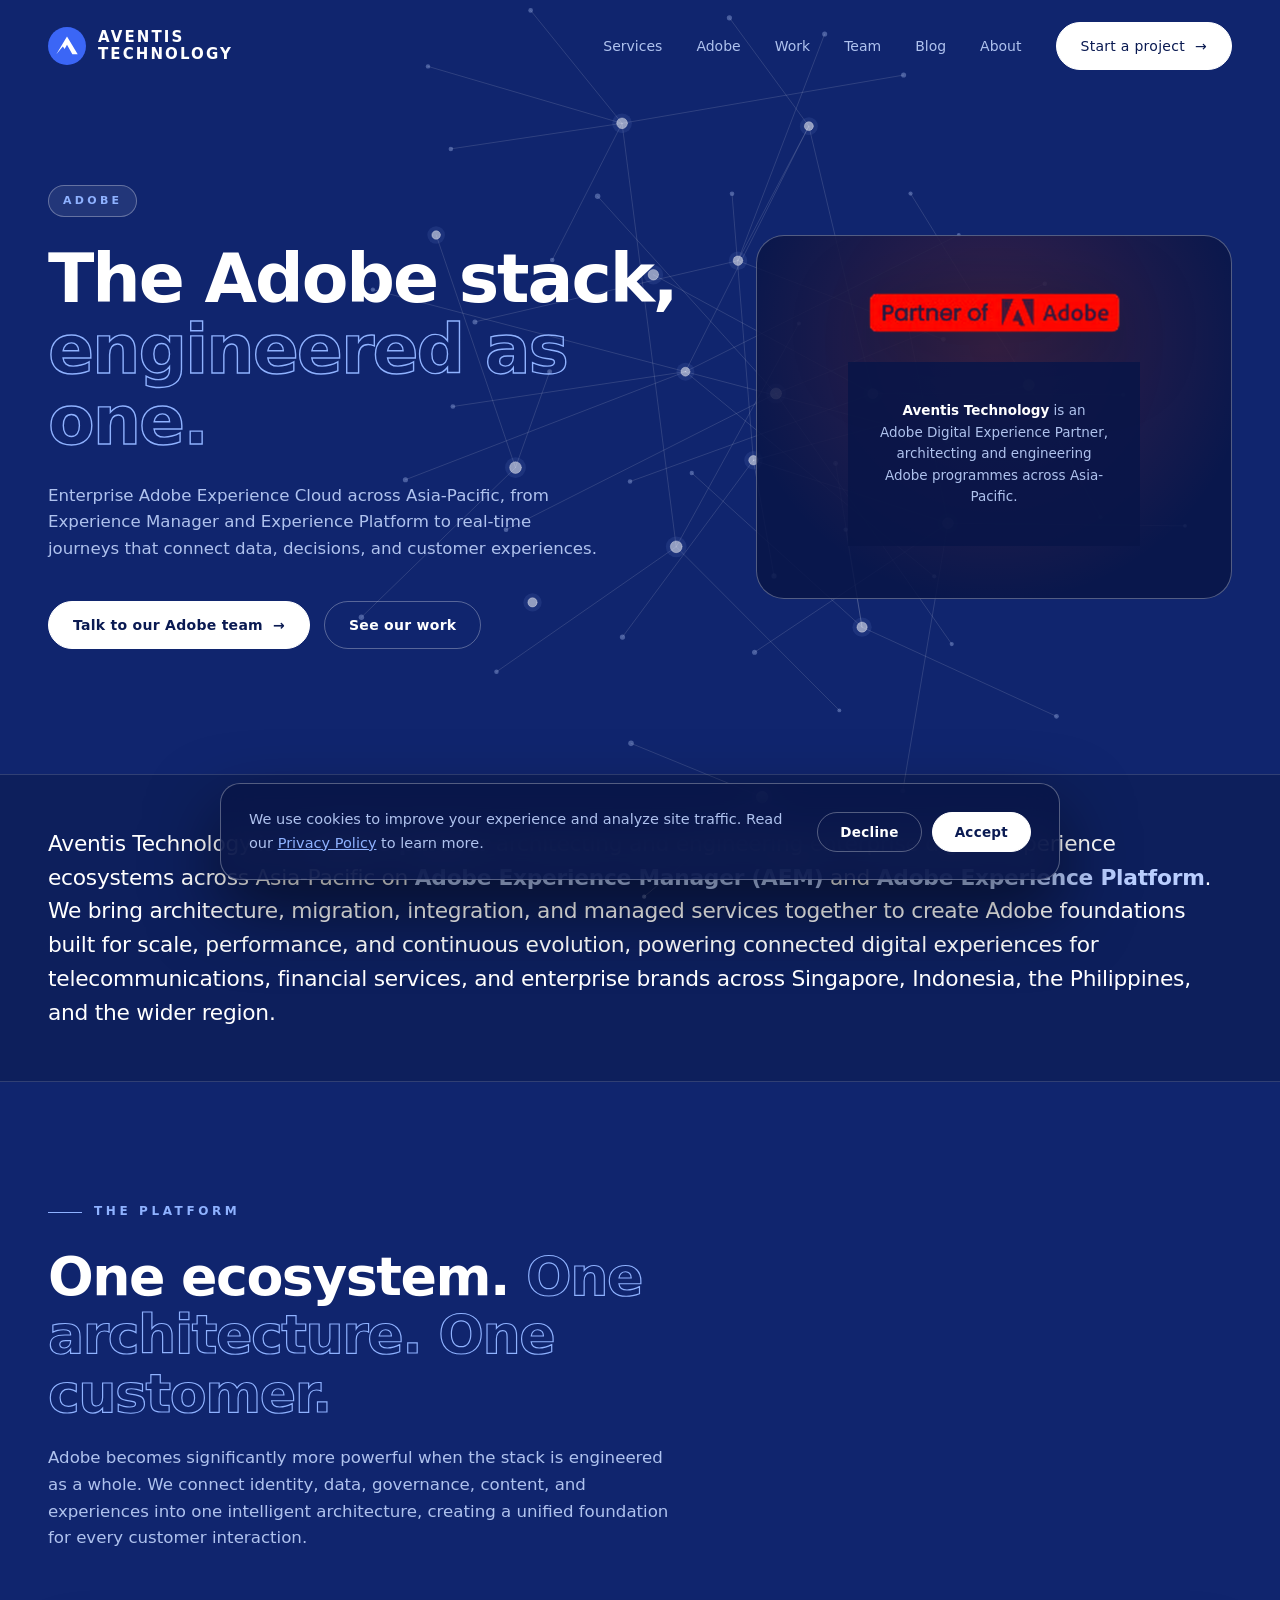
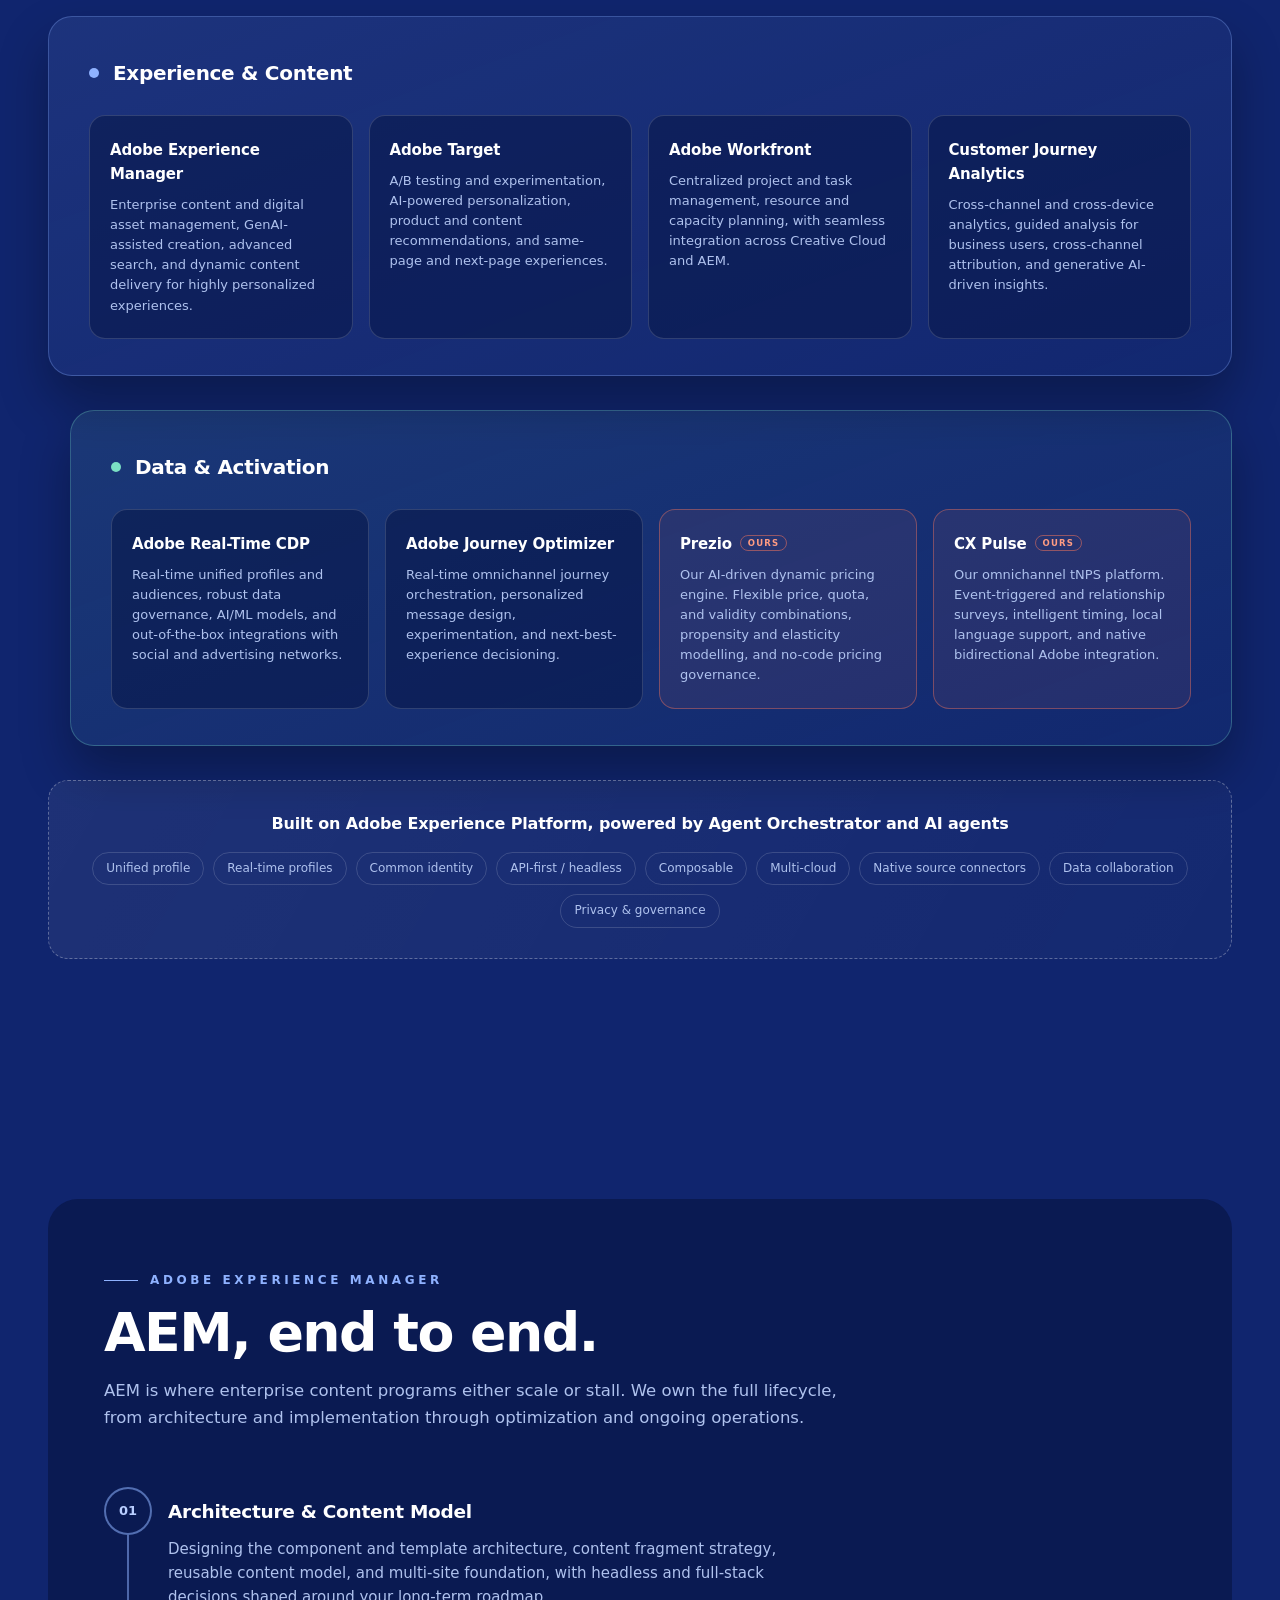
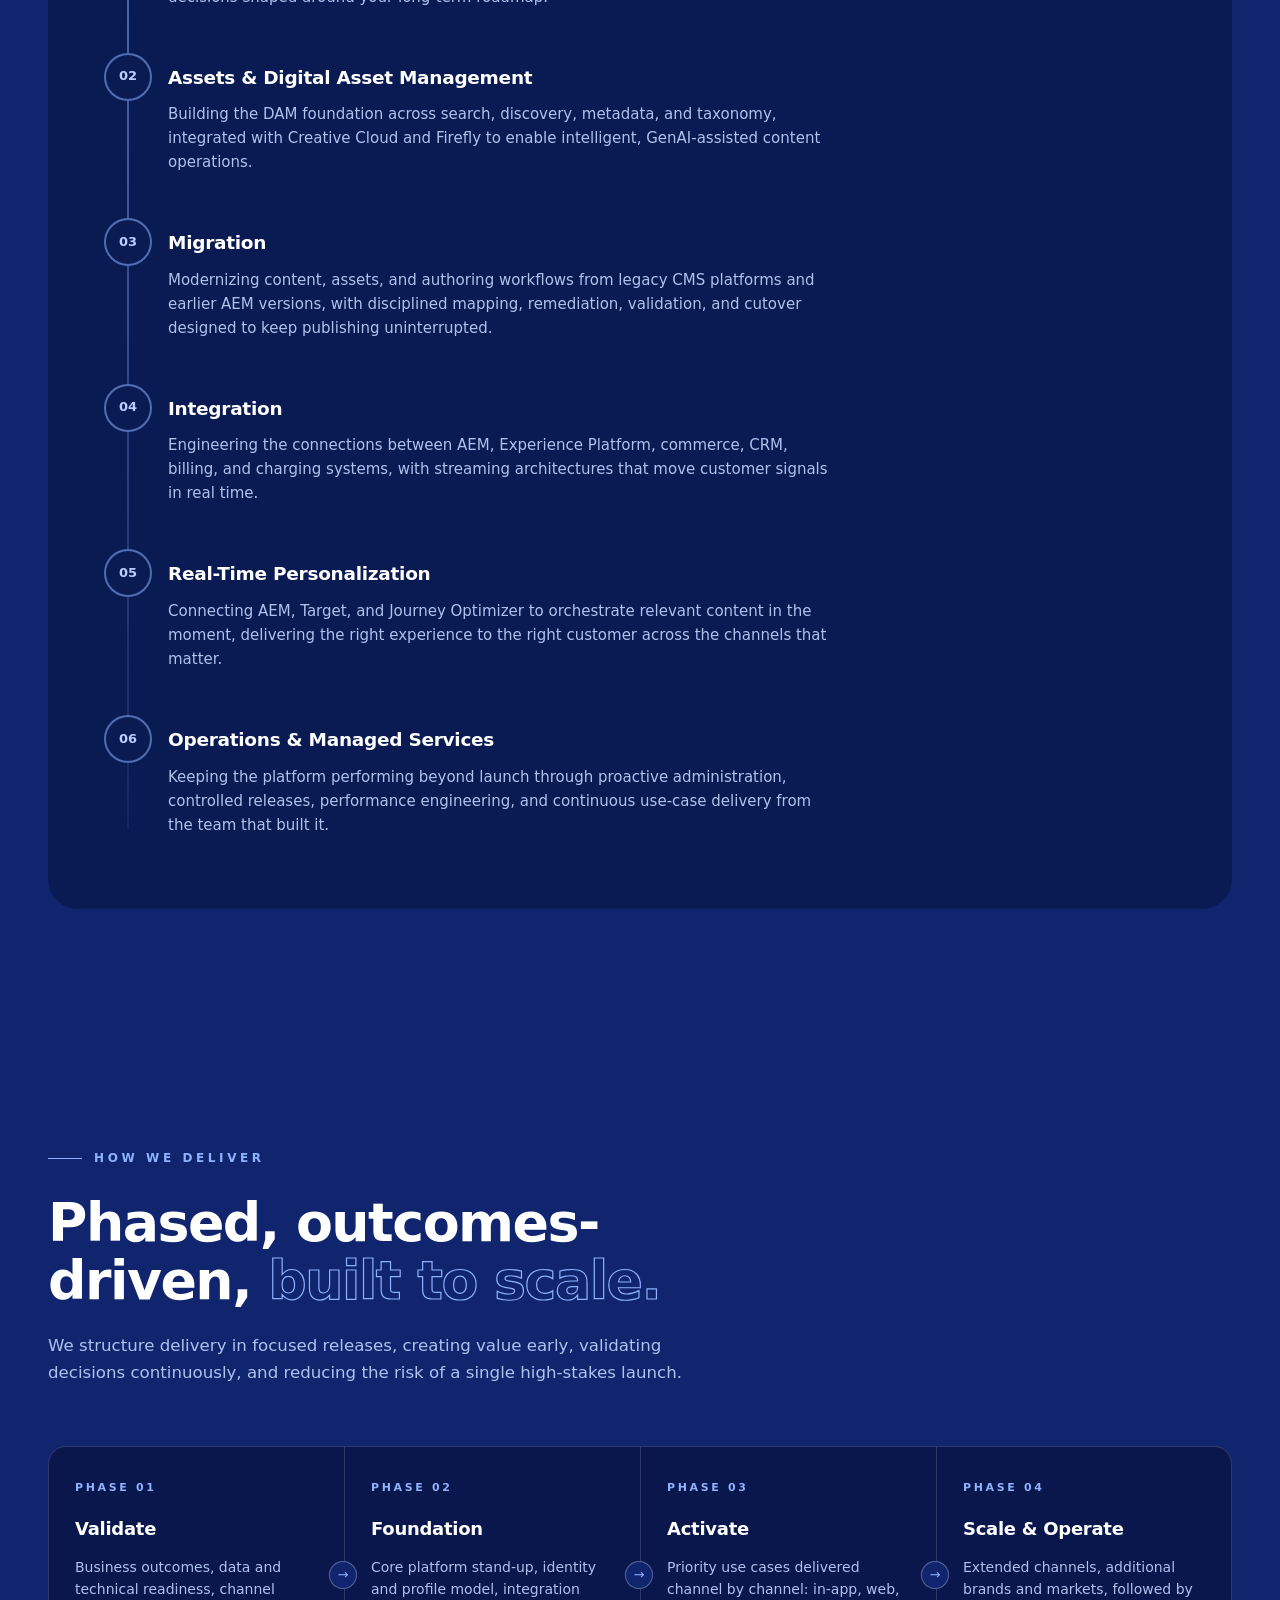
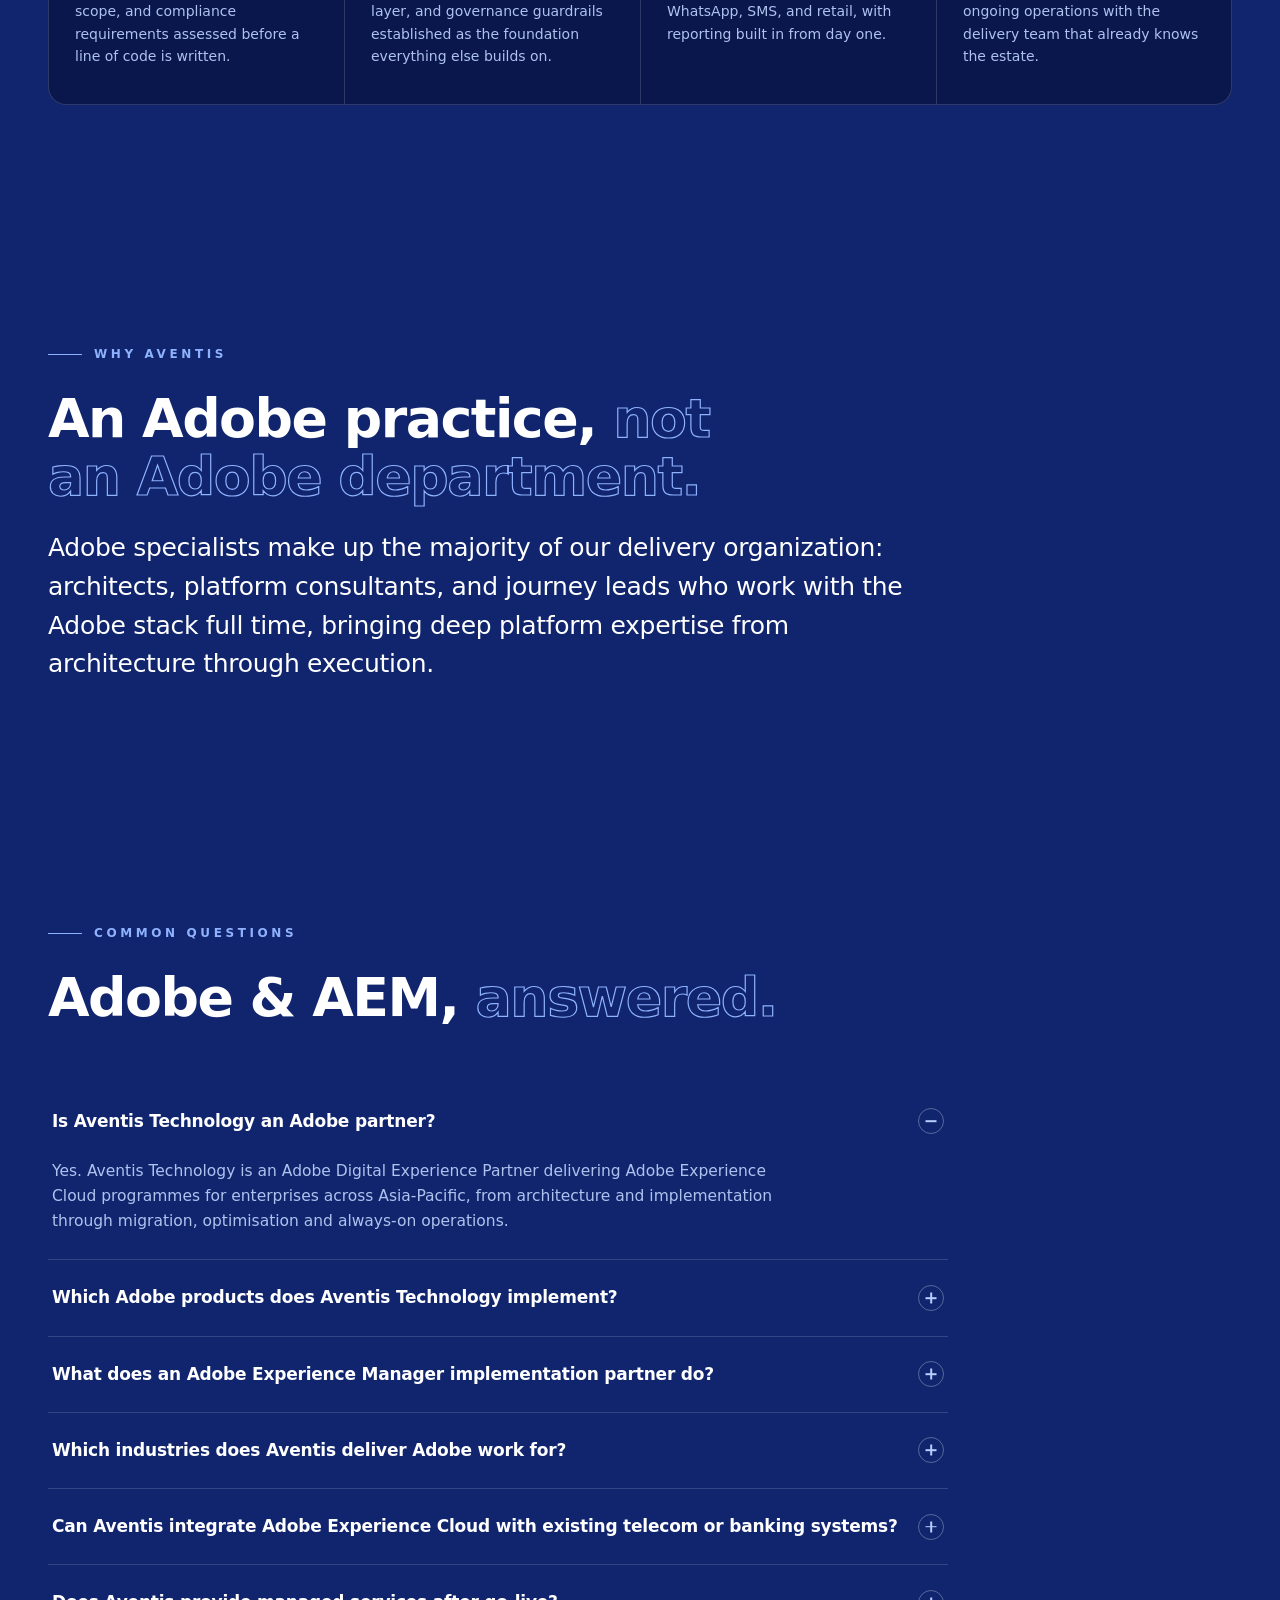
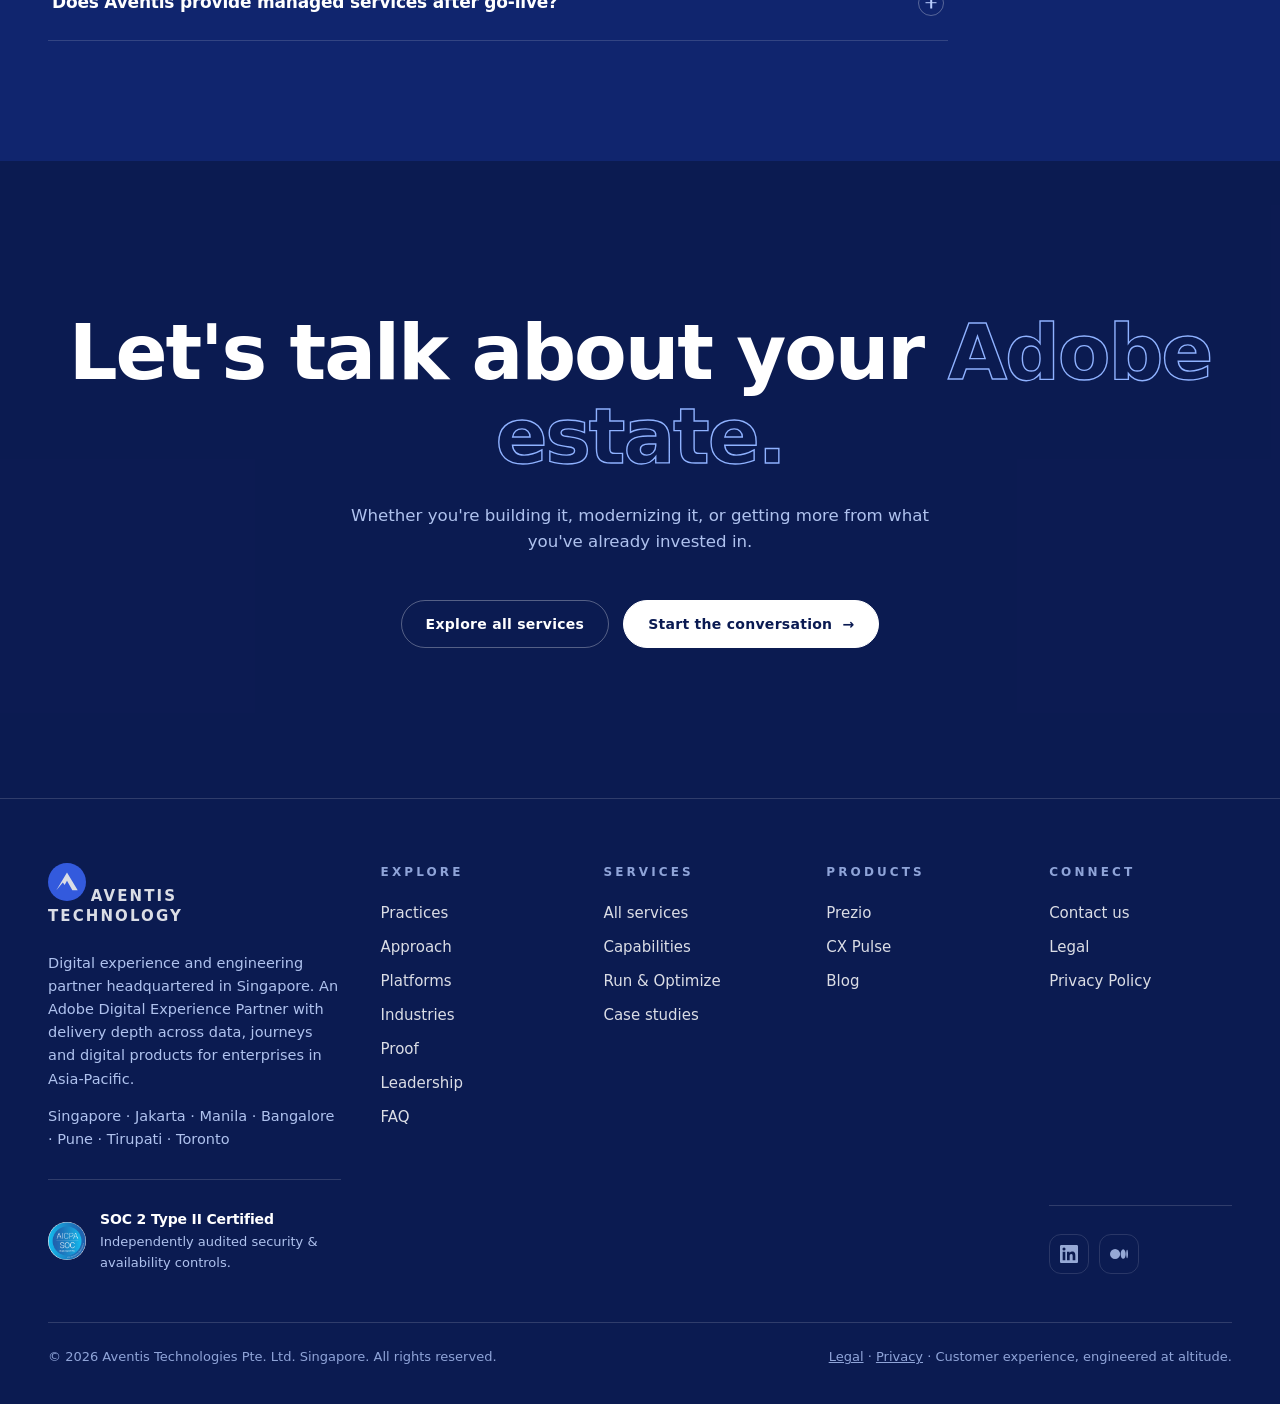
<file: adobe.html>
<!DOCTYPE html>
<html lang="en">
<head>
<meta charset="UTF-8">
<meta name="viewport" content="width=device-width, initial-scale=1.0">
<title>Adobe Experience Cloud &amp; AEM Partner | Aventis Technology</title>
<meta name="description" content="Aventis Technology is an Adobe Digital Experience Partner architecting and engineering Adobe Experience Manager and Adobe Experience Platform programmes across Asia-Pacific, from architecture through managed services.">
<link rel="canonical" href="https://www.aventistechnology.com/adobe">
<meta name="robots" content="index,follow,max-snippet:-1">
<meta property="og:title" content="Adobe Experience Cloud &amp; AEM Partner | Aventis Technology">
<meta property="og:description" content="Adobe Digital Experience Partner delivering AEM and Adobe Experience Platform programmes across Asia-Pacific.">
<meta property="og:type" content="website">
<meta property="og:url" content="https://www.aventistechnology.com/adobe">
<link rel="preconnect" href="https://api.fontshare.com">
<link href="https://api.fontshare.com/v2/css?f[]=switzer@300,400,500,600,700&display=swap" rel="stylesheet">
<link rel="stylesheet" href="assets/site.css">
<link rel="icon" type="image/svg+xml" href='data:image/svg+xml,<svg xmlns="http://www.w3.org/2000/svg" viewBox="0 0 64 64"><circle cx="32" cy="32" r="32" fill="%233B66F6"/><path d="M14 46 L32 16 L50 46 L41 46 L32 30 L28 37 L25 33 Z" fill="white"/></svg>'>
<style>
/* ---------- Hero: two-column, featured badge panel ---------- */
.ahero{min-height:86svh;display:flex;align-items:center;padding:150px 48px 90px;overflow:hidden}
.ahero .kick{display:inline-flex;align-items:center;gap:10px;font-family:var(--display);font-size:11px;font-weight:700;letter-spacing:.3em;text-transform:uppercase;color:var(--blue);margin-bottom:26px}
.ahero .kick i{font-style:normal;background:rgba(255,255,255,.08);border:1px solid rgba(255,255,255,.30);padding:6px 14px;border-radius:100px}
.ahero-grid{display:grid;grid-template-columns:1.15fr 0.85fr;gap:64px;align-items:center;width:100%}
.ahero h1{font-family:var(--display);font-weight:700;font-size:clamp(36px,5.4vw,68px);line-height:1.05;letter-spacing:-.03em;max-width:15ch}
.ahero h1 em{font-style:normal;color:transparent;-webkit-text-stroke:1.4px var(--blue)}
.ahero .sub{margin-top:26px;max-width:52ch;color:var(--muted);font-size:clamp(15.5px,1.3vw,18px)}
.ahero .cta{display:flex;gap:14px;margin-top:38px;flex-wrap:wrap}

.badge-panel{position:relative;border:1px solid var(--line-strong);border-radius:28px;background:var(--panel-solid);
  padding:52px 40px;display:flex;flex-direction:column;align-items:center;text-align:center;overflow:hidden}
.badge-panel::before{content:"";position:absolute;top:-40%;left:50%;transform:translateX(-50%);width:140%;height:140%;
  background:radial-gradient(circle,rgba(255,80,60,.20) 0%,rgba(255,80,60,0) 62%);pointer-events:none}
.badge-panel img{position:relative;width:100%;max-width:260px;height:auto;filter:drop-shadow(0 18px 40px rgba(0,0,0,.45))}
.badge-panel .cap{position:relative;margin-top:26px;color:var(--muted);font-size:13.5px;line-height:1.6;max-width:34ch}
.badge-panel .cap b{color:var(--ink)}
@media(max-width:1080px){.ahero-grid{grid-template-columns:1fr;gap:40px}.badge-panel{padding:40px 28px}}

/* ---------- Definition strip ---------- */
.defn{border-top:1px solid var(--line);border-bottom:1px solid var(--line);background:rgba(0,0,0,.16);padding:52px 0}
.defn p{font-family:var(--display);font-size:clamp(17px,1.7vw,22px);line-height:1.55;letter-spacing:-.012em;color:var(--ink);max-width:92ch}
.defn p b{color:var(--blue-soft);font-weight:600}

/* ---------- Layered stack (new signature component) ---------- */
.stackwrap{margin-top:64px}
.layer-band{position:relative;border-radius:24px;padding:40px 40px 36px;margin-bottom:34px}
.layer-band.l1{background:linear-gradient(160deg,rgba(143,178,255,.10),rgba(143,178,255,.02));
  border:1px solid rgba(143,178,255,.30);box-shadow:0 26px 50px rgba(0,0,0,.30)}
.layer-band.l2{background:linear-gradient(160deg,rgba(123,224,196,.10),rgba(123,224,196,.02));
  border:1px solid rgba(123,224,196,.28);box-shadow:0 26px 50px rgba(0,0,0,.30);margin-left:22px;margin-right:0}
.layer-head{display:flex;align-items:center;gap:14px;margin-bottom:26px}
.layer-head .dot{width:10px;height:10px;border-radius:50%;flex:none}
.l1 .layer-head .dot{background:#8FB2FF}
.l2 .layer-head .dot{background:#7BE0C4}
.layer-head h3{font-family:var(--display);font-weight:600;font-size:20px;letter-spacing:-.015em}
.layer-items{display:grid;grid-template-columns:repeat(4,1fr);gap:16px}
.litem{background:rgba(9,22,72,.55);border:1px solid var(--line);border-radius:16px;padding:22px 20px;
  transition:background .3s,border-color .3s,transform .4s var(--ease)}
.litem:hover{background:rgba(18,38,104,.75);border-color:var(--line-strong);transform:translateY(-3px)}
.litem h4{font-family:var(--display);font-weight:600;font-size:15px;letter-spacing:-.01em;margin-bottom:9px}
.litem p{color:var(--muted);font-size:13px;line-height:1.55}
.litem.own{border-color:rgba(255,120,90,.4);background:rgba(255,120,90,.08)}
.litem.own h4::after{content:"Ours";font-family:var(--display);font-size:8.5px;font-weight:700;letter-spacing:.14em;
  text-transform:uppercase;color:#FF9C82;border:1px solid rgba(255,120,90,.5);border-radius:100px;padding:2px 7px;margin-left:8px;vertical-align:middle}

.foundation{position:relative;border-radius:20px;padding:30px 36px;text-align:center;
  background:linear-gradient(120deg,rgba(255,255,255,.06),rgba(255,255,255,.02));border:1px dashed var(--line-strong)}
.foundation .ft{font-family:var(--display);font-weight:600;font-size:16px;letter-spacing:-.01em;margin-bottom:16px}
.foundation .chips{display:flex;flex-wrap:wrap;gap:9px;justify-content:center}
.foundation .chips span{font-size:12px;color:var(--muted);border:1px solid var(--line);border-radius:100px;padding:6px 13px}
@media(max-width:1080px){.layer-items{grid-template-columns:repeat(2,1fr)}.layer-band.l2{margin-left:0}}
@media(max-width:640px){.layer-items{grid-template-columns:1fr}.layer-band{padding:28px 22px}}

/* ---------- AEM vertical timeline (new signature component) ---------- */
.aemwrap{background:var(--navy);border-radius:30px;padding:72px 56px;margin-top:0}
.aem-top{max-width:70ch;margin-bottom:56px}
.aem-top p{color:var(--muted);font-size:16.5px;margin-top:16px}
.timeline{position:relative;padding-left:64px}
.timeline::before{content:"";position:absolute;left:23px;top:8px;bottom:8px;width:2px;
  background:linear-gradient(180deg,rgba(143,178,255,.55),rgba(143,178,255,.08))}
.trow{position:relative;padding-bottom:44px}
.trow:last-child{padding-bottom:0}
.trow .node{position:absolute;left:-64px;top:0;width:48px;height:48px;border-radius:50%;
  background:var(--navy);border:2px solid rgba(143,178,255,.55);display:flex;align-items:center;justify-content:center;
  font-family:var(--display);font-weight:700;font-size:13px;color:var(--blue-soft)}
.trow h4{font-family:var(--display);font-weight:600;font-size:18.5px;letter-spacing:-.015em;margin-bottom:10px;padding-top:10px}
.trow p{color:var(--muted);font-size:15px;max-width:70ch}
@media(max-width:900px){.aemwrap{padding:48px 24px;border-radius:22px}.timeline{padding-left:52px}.trow .node{left:-52px;width:40px;height:40px;font-size:11px}}

/* ---------- Delivery phases with flow connector ---------- */
.phaseflow{display:grid;grid-template-columns:repeat(4,1fr);gap:0;margin-top:60px;position:relative}
.phasebox{position:relative;border:1px solid var(--line);padding:32px 26px 36px;background:var(--panel-solid)}
.phasebox:not(:last-child){border-right:0}
.phasebox:first-child{border-radius:18px 0 0 18px}
.phasebox:last-child{border-radius:0 18px 18px 0}
.phasebox .step{font-family:var(--display);font-size:11px;font-weight:700;letter-spacing:.24em;text-transform:uppercase;color:var(--blue);margin-bottom:18px;display:block}
.phasebox h4{font-family:var(--display);font-weight:600;font-size:18px;letter-spacing:-.015em;margin-bottom:12px}
.phasebox p{color:var(--muted);font-size:14px}
.phasebox:not(:last-child)::after{content:"\2192";position:absolute;right:-13px;top:50%;transform:translateY(-50%);
  width:26px;height:26px;border-radius:50%;background:var(--bg);border:1px solid var(--line-strong);
  display:flex;align-items:center;justify-content:center;font-size:13px;color:var(--blue);z-index:2}
@media(max-width:1080px){.phaseflow{grid-template-columns:1fr 1fr}
  .phasebox:nth-child(1){border-radius:18px 18px 0 0}.phasebox:nth-child(2){border-radius:0}
  .phasebox:nth-child(3){border-radius:0}.phasebox:nth-child(4){border-radius:0 0 18px 18px}
  .phasebox:nth-child(odd){border-right:1px solid var(--line)}
  .phasebox:nth-child(1),.phasebox:nth-child(2){border-bottom:0}
  .phasebox:not(:last-child)::after{display:none}}
@media(max-width:640px){.phaseflow{grid-template-columns:1fr}
  .phasebox{border-radius:0 !important;border:1px solid var(--line) !important;border-bottom:0 !important}
  .phasebox:last-child{border-bottom:1px solid var(--line) !important}}

/* ---------- Why Aventis: pull statement ---------- */
.whystrip{max-width:80ch}
.whystrip p{font-family:var(--display);font-weight:500;font-size:clamp(19px,2vw,25px);line-height:1.55;
  letter-spacing:-.012em;color:var(--ink);margin-top:22px}

/* ---------- FAQ accordion (new, interactive) ---------- */
.accordion{max-width:900px;margin-top:56px}
.qa{border-bottom:1px solid var(--line)}
.qa summary{list-style:none;cursor:pointer;padding:24px 4px;display:flex;align-items:center;justify-content:space-between;gap:20px}
.qa summary::-webkit-details-marker{display:none}
.qa summary h4{font-family:var(--display);font-weight:600;font-size:17px;letter-spacing:-.012em;color:var(--ink)}
.qa .plus{flex:none;width:26px;height:26px;border-radius:50%;border:1px solid var(--line-strong);position:relative}
.qa .plus::before,.qa .plus::after{content:"";position:absolute;background:var(--blue-soft);
  top:50%;left:50%;transform:translate(-50%,-50%)}
.qa .plus::before{width:11px;height:1.6px}
.qa .plus::after{width:1.6px;height:11px;transition:transform .3s var(--ease)}
.qa[open] .plus::after{transform:translate(-50%,-50%) rotate(90deg) scaleY(0)}
.qa .ans{padding:0 4px 26px;color:var(--muted);font-size:15.5px;max-width:78ch}
</style>

<script type="application/ld+json">
{
  "@context": "https://schema.org",
  "@graph": [
    {
      "@type": "Organization",
      "@id": "https://www.aventistechnology.com/#organization",
      "name": "Aventis Technology",
      "legalName": "Aventis Technologies Pte. Ltd.",
      "url": "https://www.aventistechnology.com/",
      "description": "Aventis Technology is an Adobe Digital Experience Partner architecting and engineering enterprise digital experience ecosystems across Asia-Pacific on Adobe Experience Manager and Adobe Experience Platform.",
      "address": { "@type": "PostalAddress", "streetAddress": "2 Venture Drive, #13-26, Vision Exchange", "postalCode": "608526", "addressCountry": "SG" },
      "email": "info@aventistechnology.com.ph",
      "sameAs": [
        "https://www.linkedin.com/company/aventis-aitechnology/",
        "https://medium.com/@vamsi.reddy_43948"
      ],
      "areaServed": ["Singapore", "Indonesia", "Philippines", "Malaysia", "India"],
      "knowsAbout": [
        "Adobe Experience Manager", "Adobe Experience Platform", "Adobe Real-Time CDP",
        "Adobe Journey Optimizer", "Adobe Target", "Customer Journey Analytics", "Adobe Workfront"
      ]
    },
    {
      "@type": "Service",
      "@id": "https://www.aventistechnology.com/adobe#service",
      "name": "Adobe Experience Cloud and Adobe Experience Manager Implementation",
      "serviceType": "Adobe Experience Manager implementation partner",
      "provider": { "@id": "https://www.aventistechnology.com/#organization" },
      "url": "https://www.aventistechnology.com/adobe",
      "description": "Architecture, migration, integration and managed services across Adobe Experience Manager, Adobe Experience Platform, Real-Time CDP, Journey Optimizer, Target and Customer Journey Analytics.",
      "areaServed": "Asia-Pacific"
    },
    {
      "@type": "FAQPage",
      "@id": "https://www.aventistechnology.com/adobe#faq",
      "mainEntity": [
        { "@type": "Question", "name": "Is Aventis Technology an Adobe partner?",
          "acceptedAnswer": { "@type": "Answer", "text": "Yes. Aventis Technology is an Adobe Digital Experience Partner delivering Adobe Experience Cloud programmes for enterprises across Asia-Pacific, from architecture and implementation through migration, optimisation and always-on operations." } },
        { "@type": "Question", "name": "Which Adobe products does Aventis Technology implement?",
          "acceptedAnswer": { "@type": "Answer", "text": "Aventis delivers across Adobe Experience Platform, Adobe Real-Time CDP, Adobe Journey Optimizer, Adobe Customer Journey Analytics, Adobe Experience Manager, Adobe Target, Adobe GenStudio and Adobe Offer Decisioning." } },
        { "@type": "Question", "name": "What does an Adobe Experience Manager implementation partner do?",
          "acceptedAnswer": { "@type": "Answer", "text": "An AEM implementation partner designs the content architecture, builds and configures the platform, migrates content and digital assets, and integrates AEM with surrounding systems such as customer data platforms, CRM and commerce platforms." } },
        { "@type": "Question", "name": "Which industries does Aventis deliver Adobe work for?",
          "acceptedAnswer": { "@type": "Answer", "text": "Aventis delivers Adobe programmes across telecommunications, financial services, aviation and travel, and retail and consumer businesses, with delivery experience across Singapore, Indonesia, the Philippines, Malaysia and India." } },
        { "@type": "Question", "name": "Can Aventis integrate Adobe Experience Cloud with existing telecom or banking systems?",
          "acceptedAnswer": { "@type": "Answer", "text": "Yes. Aventis integrates Adobe with the wider enterprise technology landscape, connecting customer data, identity, consent, CRM, analytics, messaging and other business systems." } },
        { "@type": "Question", "name": "Does Aventis provide managed services after go-live?",
          "acceptedAnswer": { "@type": "Answer", "text": "Yes. Aventis stays beyond implementation, providing always-on operations, platform administration, release management, performance optimisation, data-quality engineering and continuous use-case delivery." } }
      ]
    }
  ]
}
</script>
<!-- Google tag (gtag.js) -->
<script async src="https://www.googletagmanager.com/gtag/js?id=G-EF3RHDYZ2T"></script>
<script>
  window.dataLayer = window.dataLayer || [];
  function gtag(){dataLayer.push(arguments);}
  gtag('js', new Date());
  gtag('config', 'G-EF3RHDYZ2T');
</script>
</head>
<body>
<canvas id="bg-field" aria-hidden="true"></canvas>
<nav id="nav">
  <a class="brand" href="/" aria-label="Aventis Technology home"><svg viewBox="0 0 64 64" xmlns="http://www.w3.org/2000/svg" aria-hidden="true"><circle cx="32" cy="32" r="32" fill="#3B66F6"/><path d="M14 46 L32 16 L50 46 L41 46 L32 30 L28 37 L25 33 Z" fill="#fff"/></svg><span class="wm">Aventis <b>Technology</b></span></a>
  <button id="menu-toggle" aria-label="Open menu" aria-expanded="false">&#9776;</button>
  <div class="nav-links" id="nav-links">
    <a href="/services">Services</a>
    <a href="/adobe">Adobe</a>
    <a href="/case-studies">Work</a>
    <a href="/team">Team</a>
    <a href="/blog">Blog</a>
    <a href="/team">About</a>
    <a class="btn" href="/contact">Start a project <span class="arr">&rarr;</span></a>
  </div>
</nav>

<header class="ahero">
  <div class="wrap ahero-grid">
    <div>
      <span class="kick"><i>Adobe</i></span>
      <h1>The Adobe stack, <em>engineered as one.</em></h1>
      <p class="sub">Enterprise Adobe Experience Cloud across Asia-Pacific, from Experience Manager and Experience Platform to real-time journeys that connect data, decisions, and customer experiences.</p>
      <div class="cta">
        <a class="btn" href="/contact">Talk to our Adobe team <span class="arr">&rarr;</span></a>
        <a class="btn ghost" href="/case-studies">See our work</a>
      </div>
    </div>
    <div class="badge-panel rv">
      <img src="images/adobe-partner-badge.png" alt="Partner of Adobe" width="260" height="48">
      <p class="cap"><b>Aventis Technology</b> is an Adobe Digital Experience Partner, architecting and engineering Adobe programmes across Asia-Pacific.</p>
    </div>
  </div>
</header>

<section class="defn" style="padding-left:48px;padding-right:48px">
  <div class="wrap">
    <p>Aventis Technology is an <b>Adobe partner</b> architecting and engineering enterprise digital experience ecosystems across Asia-Pacific on <b>Adobe Experience Manager (AEM)</b> and <b>Adobe Experience Platform</b>. We bring architecture, migration, integration, and managed services together to create Adobe foundations built for scale, performance, and continuous evolution, powering connected digital experiences for telecommunications, financial services, and enterprise brands across Singapore, Indonesia, the Philippines, and the wider region.</p>
  </div>
</section>

<section id="platform">
  <div class="wrap">
    <div class="rv">
      <div class="sec-tag">The Platform</div>
      <h2>One ecosystem. <em style="font-style:normal;color:transparent;-webkit-text-stroke:1.2px var(--blue)">One architecture. One customer.</em></h2>
      <p class="lede">Adobe becomes significantly more powerful when the stack is engineered as a whole. We connect identity, data, governance, content, and experiences into one intelligent architecture, creating a unified foundation for every customer interaction.</p>
    </div>

    <div class="stackwrap rv">
      <div class="layer-band l1">
        <div class="layer-head"><span class="dot"></span><h3>Experience &amp; Content</h3></div>
        <div class="layer-items">
          <div class="litem">
            <h4>Adobe Experience Manager</h4>
            <p>Enterprise content and digital asset management, GenAI-assisted creation, advanced search, and dynamic content delivery for highly personalized experiences.</p>
          </div>
          <div class="litem">
            <h4>Adobe Target</h4>
            <p>A/B testing and experimentation, AI-powered personalization, product and content recommendations, and same-page and next-page experiences.</p>
          </div>
          <div class="litem">
            <h4>Adobe Workfront</h4>
            <p>Centralized project and task management, resource and capacity planning, with seamless integration across Creative Cloud and AEM.</p>
          </div>
          <div class="litem">
            <h4>Customer Journey Analytics</h4>
            <p>Cross-channel and cross-device analytics, guided analysis for business users, cross-channel attribution, and generative AI-driven insights.</p>
          </div>
        </div>
      </div>

      <div class="layer-band l2">
        <div class="layer-head"><span class="dot"></span><h3>Data &amp; Activation</h3></div>
        <div class="layer-items">
          <div class="litem">
            <h4>Adobe Real-Time CDP</h4>
            <p>Real-time unified profiles and audiences, robust data governance, AI/ML models, and out-of-the-box integrations with social and advertising networks.</p>
          </div>
          <div class="litem">
            <h4>Adobe Journey Optimizer</h4>
            <p>Real-time omnichannel journey orchestration, personalized message design, experimentation, and next-best-experience decisioning.</p>
          </div>
          <div class="litem own">
            <h4>Prezio</h4>
            <p>Our AI-driven dynamic pricing engine. Flexible price, quota, and validity combinations, propensity and elasticity modelling, and no-code pricing governance.</p>
          </div>
          <div class="litem own">
            <h4>CX Pulse</h4>
            <p>Our omnichannel tNPS platform. Event-triggered and relationship surveys, intelligent timing, local language support, and native bidirectional Adobe integration.</p>
          </div>
        </div>
      </div>

      <div class="foundation">
        <div class="ft">Built on Adobe Experience Platform, powered by Agent Orchestrator and AI agents</div>
        <div class="chips">
          <span>Unified profile</span><span>Real-time profiles</span><span>Common identity</span>
          <span>API-first / headless</span><span>Composable</span><span>Multi-cloud</span>
          <span>Native source connectors</span><span>Data collaboration</span><span>Privacy &amp; governance</span>
        </div>
      </div>
    </div>
  </div>
</section>

<section id="aem-detail">
  <div class="wrap">
    <div class="aemwrap rv">
      <div class="aem-top">
        <div class="sec-tag" style="margin-bottom:14px">Adobe Experience Manager</div>
        <h2>AEM, end to end.</h2>
        <p>AEM is where enterprise content programs either scale or stall. We own the full lifecycle, from architecture and implementation through optimization and ongoing operations.</p>
      </div>

      <div class="timeline">
        <div class="trow">
          <div class="node">01</div>
          <h4>Architecture &amp; Content Model</h4>
          <p>Designing the component and template architecture, content fragment strategy, reusable content model, and multi-site foundation, with headless and full-stack decisions shaped around your long-term roadmap.</p>
        </div>
        <div class="trow">
          <div class="node">02</div>
          <h4>Assets &amp; Digital Asset Management</h4>
          <p>Building the DAM foundation across search, discovery, metadata, and taxonomy, integrated with Creative Cloud and Firefly to enable intelligent, GenAI-assisted content operations.</p>
        </div>
        <div class="trow">
          <div class="node">03</div>
          <h4>Migration</h4>
          <p>Modernizing content, assets, and authoring workflows from legacy CMS platforms and earlier AEM versions, with disciplined mapping, remediation, validation, and cutover designed to keep publishing uninterrupted.</p>
        </div>
        <div class="trow">
          <div class="node">04</div>
          <h4>Integration</h4>
          <p>Engineering the connections between AEM, Experience Platform, commerce, CRM, billing, and charging systems, with streaming architectures that move customer signals in real time.</p>
        </div>
        <div class="trow">
          <div class="node">05</div>
          <h4>Real-Time Personalization</h4>
          <p>Connecting AEM, Target, and Journey Optimizer to orchestrate relevant content in the moment, delivering the right experience to the right customer across the channels that matter.</p>
        </div>
        <div class="trow">
          <div class="node">06</div>
          <h4>Operations &amp; Managed Services</h4>
          <p>Keeping the platform performing beyond launch through proactive administration, controlled releases, performance engineering, and continuous use-case delivery from the team that built it.</p>
        </div>
      </div>
    </div>
  </div>
</section>

<section id="how">
  <div class="wrap">
    <div class="rv">
      <div class="sec-tag">How we deliver</div>
      <h2>Phased, outcomes-driven, <em style="font-style:normal;color:transparent;-webkit-text-stroke:1.2px var(--blue)">built to scale.</em></h2>
      <p class="lede">We structure delivery in focused releases, creating value early, validating decisions continuously, and reducing the risk of a single high-stakes launch.</p>
    </div>
    <div class="phaseflow rv">
      <div class="phasebox">
        <span class="step">Phase 01</span>
        <h4>Validate</h4>
        <p>Business outcomes, data and technical readiness, channel scope, and compliance requirements assessed before a line of code is written.</p>
      </div>
      <div class="phasebox">
        <span class="step">Phase 02</span>
        <h4>Foundation</h4>
        <p>Core platform stand-up, identity and profile model, integration layer, and governance guardrails established as the foundation everything else builds on.</p>
      </div>
      <div class="phasebox">
        <span class="step">Phase 03</span>
        <h4>Activate</h4>
        <p>Priority use cases delivered channel by channel: in-app, web, WhatsApp, SMS, and retail, with reporting built in from day one.</p>
      </div>
      <div class="phasebox">
        <span class="step">Phase 04</span>
        <h4>Scale &amp; Operate</h4>
        <p>Extended channels, additional brands and markets, followed by ongoing operations with the delivery team that already knows the estate.</p>
      </div>
    </div>
  </div>
</section>

<section id="why">
  <div class="wrap">
    <div class="rv">
      <div class="sec-tag">Why Aventis</div>
      <h2>An Adobe practice, <em style="font-style:normal;color:transparent;-webkit-text-stroke:1.2px var(--blue)">not an Adobe department.</em></h2>
    </div>
    <div class="whystrip rv">
      <p>Adobe specialists make up the majority of our delivery organization: architects, platform consultants, and journey leads who work with the Adobe stack full time, bringing deep platform expertise from architecture through execution.</p>
    </div>
  </div>
</section>

<section id="faq">
  <div class="wrap">
    <div class="rv">
      <div class="sec-tag">Common questions</div>
      <h2>Adobe &amp; AEM, <em style="font-style:normal;color:transparent;-webkit-text-stroke:1.2px var(--blue)">answered.</em></h2>
    </div>
    <div class="accordion rv">
      <details class="qa" open>
        <summary><h4>Is Aventis Technology an Adobe partner?</h4><span class="plus"></span></summary>
        <div class="ans">Yes. Aventis Technology is an Adobe Digital Experience Partner delivering Adobe Experience Cloud programmes for enterprises across Asia-Pacific, from architecture and implementation through migration, optimisation and always-on operations.</div>
      </details>
      <details class="qa">
        <summary><h4>Which Adobe products does Aventis Technology implement?</h4><span class="plus"></span></summary>
        <div class="ans">Aventis delivers across Adobe Experience Platform, Adobe Real-Time CDP, Adobe Journey Optimizer, Adobe Customer Journey Analytics, Adobe Experience Manager, Adobe Target, Adobe GenStudio and Adobe Offer Decisioning. Programmes typically combine multiple capabilities into one connected experience architecture.</div>
      </details>
      <details class="qa">
        <summary><h4>What does an Adobe Experience Manager implementation partner do?</h4><span class="plus"></span></summary>
        <div class="ans">An AEM implementation partner designs the content architecture, builds and configures the platform, migrates content and digital assets, and integrates AEM with surrounding systems such as customer data platforms, CRM and commerce platforms. The role can also extend beyond launch into platform operations, optimisation and ongoing support.</div>
      </details>
      <details class="qa">
        <summary><h4>Which industries does Aventis deliver Adobe work for?</h4><span class="plus"></span></summary>
        <div class="ans">Aventis delivers Adobe programmes across telecommunications, financial services, aviation and travel, and retail and consumer businesses, with delivery experience across Singapore, Indonesia, the Philippines, Malaysia and India.</div>
      </details>
      <details class="qa">
        <summary><h4>Can Aventis integrate Adobe Experience Cloud with existing telecom or banking systems?</h4><span class="plus"></span></summary>
        <div class="ans">Yes. Aventis integrates Adobe with the wider enterprise technology landscape, connecting customer data, identity, consent, CRM, analytics, messaging and other business systems. Its work includes real-time data foundations, journey orchestration and decisioning at enterprise scale.</div>
      </details>
      <details class="qa">
        <summary><h4>Does Aventis provide managed services after go-live?</h4><span class="plus"></span></summary>
        <div class="ans">Yes. Aventis stays beyond implementation, providing always-on operations, platform administration, release management, performance optimisation, data-quality engineering and continuous use-case delivery. The team that builds the platform can continue to operate, tune and evolve it after go-live.</div>
      </details>
    </div>
  </div>
</section>

<section class="pcta">
  <div class="wrap">
    <h2>Let's talk about your <em>Adobe estate.</em></h2>
    <p class="lede">Whether you're building it, modernizing it, or getting more from what you've already invested in.</p>
    <div class="cta-btns">
      <a class="btn ghost" href="/services">Explore all services</a>
      <a class="btn" href="/contact">Start the conversation <span class="arr">&rarr;</span></a>
    </div>
  </div>
</section>

<footer>
  <div class="foot">
    <div class="about">
      <a class="brand" href="/" aria-label="Aventis Technology">
        <svg viewBox="0 0 64 64" width="34" height="34" xmlns="http://www.w3.org/2000/svg" aria-hidden="true"><circle cx="32" cy="32" r="32" fill="#3B66F6"/><path d="M14 46 L32 16 L50 46 L41 46 L32 30 L28 37 L25 33 Z" fill="#fff"/></svg>
        <span class="wm">Aventis <b>Technology</b></span>
      </a>
      <p>Digital experience and engineering partner headquartered in Singapore. An Adobe Digital Experience Partner with delivery depth across data, journeys and digital products for enterprises in Asia-Pacific.</p>
      <p style="margin-top:14px">Singapore &middot; Jakarta &middot; Manila &middot; Bangalore &middot; Pune &middot; Tirupati &middot; Toronto</p>
      <div class="trust">
        <img src="images/soc2-badge.png" alt="AICPA SOC 2 Type II certified" width="38" height="38" loading="lazy">
        <div>
          <b>SOC 2 Type II Certified</b>
          <span>Independently audited security &amp; availability controls.</span>
        </div>
      </div>
    </div>
    <div>
      <h4>Explore</h4>
      <a href="/#practices">Practices</a>
      <a href="/#approach">Approach</a>
      <a href="/#platforms">Platforms</a>
      <a href="/#industries">Industries</a>
      <a href="/#proof">Proof</a>
      <a href="/team">Leadership</a>
      <a href="/#faq">FAQ</a>
    </div>
    <div>
      <h4>Services</h4>
      <a href="/services">All services</a>
      <a href="/#services">Capabilities</a>
      <a href="/#operate">Run &amp; Optimize</a>
      <a href="/case-studies">Case studies</a>
    </div>
    <div>
      <h4>Products</h4>
      <a href="/prezio">Prezio</a>
      <a href="/cx-pulse">CX Pulse</a>
      <a href="/blog">Blog</a>
    </div>
    <div>
      <h4>Connect</h4>
      <a href="/contact">Contact us</a>
      <a href="/legal">Legal</a>
      <a href="/privacy">Privacy Policy</a>
      <div class="socials">
        <a href="https://www.linkedin.com/company/aventis-aitechnology/" target="_blank" rel="noopener" aria-label="Aventis Technology on LinkedIn" title="LinkedIn">
          <svg viewBox="0 0 24 24" aria-hidden="true"><path d="M20.45 20.45h-3.56v-5.57c0-1.33-.03-3.04-1.85-3.04-1.85 0-2.14 1.45-2.14 2.94v5.67H9.35V9h3.41v1.56h.05a3.74 3.74 0 0 1 3.37-1.85c3.6 0 4.27 2.37 4.27 5.46v6.28zM5.34 7.43a2.07 2.07 0 1 1 0-4.14 2.07 2.07 0 0 1 0 4.14zM7.12 20.45H3.55V9h3.57v11.45zM22.22 0H1.77C.79 0 0 .77 0 1.72v20.56C0 23.23.79 24 1.77 24h20.45c.98 0 1.78-.77 1.78-1.72V1.72C24 .77 23.2 0 22.22 0z"/></svg>
        </a>
        <a href="https://medium.com/@vamsi.reddy_43948" target="_blank" rel="noopener" aria-label="Aventis Technology on Medium" title="Medium">
          <svg viewBox="0 0 24 24" aria-hidden="true"><path d="M13.54 12a6.8 6.8 0 0 1-6.77 6.82A6.8 6.8 0 0 1 0 12a6.8 6.8 0 0 1 6.77-6.82A6.8 6.8 0 0 1 13.54 12zM20.96 12c0 3.54-1.51 6.42-3.38 6.42-1.87 0-3.39-2.88-3.39-6.42s1.52-6.42 3.39-6.42 3.38 2.88 3.38 6.42zM24 12c0 3.17-.53 5.75-1.19 5.75-.66 0-1.19-2.58-1.19-5.75s.53-5.75 1.19-5.75C23.47 6.25 24 8.83 24 12z"/></svg>
        </a>
      </div>
    </div>
  </div>
  <div class="legal">
    <span>&copy; 2026 Aventis Technologies Pte. Ltd. Singapore. All rights reserved.</span>
    <span><a href="/legal" style="color:inherit">Legal</a> &middot; <a href="/privacy" style="color:inherit">Privacy</a> &middot; Customer experience, engineered at altitude.</span>
  </div>
</footer>

<script>
(function(){"use strict";
var reduced=window.matchMedia('(prefers-reduced-motion: reduce)').matches;
var nav=document.getElementById('nav'),links=document.getElementById('nav-links'),tg=document.getElementById('menu-toggle');
tg.addEventListener('click',function(){var o=links.classList.toggle('open');tg.textContent=o?'\u2715':'\u2630';tg.setAttribute('aria-expanded',o);});
links.querySelectorAll('a').forEach(function(a){a.addEventListener('click',function(){links.classList.remove('open');tg.textContent='\u2630';});});
window.addEventListener('scroll',function(){nav.classList.toggle('scrolled',window.scrollY>40);},{passive:true});
var io=new IntersectionObserver(function(es){es.forEach(function(e){if(e.isIntersecting){e.target.classList.add('in');io.unobserve(e.target);}});},{threshold:.15});
document.querySelectorAll('.rv').forEach(function(e){io.observe(e);});
document.body.classList.add('ready');
/* ================= Living background =================
   Two engines. Switch with <body data-bg="cells"> for the Voronoi
   field; the default is the identity graph.                       */
var BG = (document.body.getAttribute('data-bg')||'graph');
var isSmall = window.innerWidth < 760;
var heroP = 0, ptrX = -9999, ptrY = -9999;
var cv = document.getElementById('bg-field');
window.addEventListener('pointermove',function(e){
  var r=cv?cv.getBoundingClientRect():null; if(!r) return;
  ptrX=e.clientX-r.left; ptrY=e.clientY-r.top;
},{passive:true});
document.addEventListener('pointerleave',function(){ ptrX=-9999; ptrY=-9999; });
/* ================= Living field: Voronoi resolution =================
   Cells drift like segments. Every few seconds a region resolves into
   individuals, then settles back. Segments to N=1, as a background.   */
function initCells(){
var ctx = cv.getContext('2d');
var W=0,H=0,PAD=0,sites=[],nextBurst=0;
var seed = 20260815;
function rnd(){ seed=(seed*1103515245+12345)&0x7fffffff; return (seed%100000)/100000; }
function circum(a,b,c){
  var d=2*(a.x*(b.y-c.y)+b.x*(c.y-a.y)+c.x*(a.y-b.y));
  if(d<1e-7&&d>-1e-7) return null;
  var s1=a.x*a.x+a.y*a.y,s2=b.x*b.x+b.y*b.y,s3=c.x*c.x+c.y*c.y;
  var ux=(s1*(b.y-c.y)+s2*(c.y-a.y)+s3*(a.y-b.y))/d;
  var uy=(s1*(c.x-b.x)+s2*(a.x-c.x)+s3*(b.x-a.x))/d;
  return {x:ux,y:uy,r2:(ux-a.x)*(ux-a.x)+(uy-a.y)*(uy-a.y)};
}
function build(){
  var n=sites.length, big=Math.max(W,H)*12;
  var p=sites.concat([{x:W/2-big,y:H/2-big},{x:W/2+big,y:H/2-big},{x:W/2,y:H/2+big}]);
  var tris=[{a:n,b:n+1,c:n+2,cc:circum(p[n],p[n+1],p[n+2])}];
  for(var i=0;i<n;i++){
    var edges=[];
    for(var t=tris.length-1;t>=0;t--){
      var T=tris[t],cc=T.cc;
      if(!cc){ tris.splice(t,1); continue; }
      var dx=p[i].x-cc.x, dy=p[i].y-cc.y;
      if(dx*dx+dy*dy<cc.r2){ edges.push([T.a,T.b],[T.b,T.c],[T.c,T.a]); tris.splice(t,1); }
    }
    for(var e=0;e<edges.length;e++){
      var dup=false;
      for(var f=0;f<edges.length;f++){
        if(e!==f&&((edges[e][0]===edges[f][0]&&edges[e][1]===edges[f][1])||(edges[e][0]===edges[f][1]&&edges[e][1]===edges[f][0]))){dup=true;break;}
      }
      if(!dup){ var T2={a:edges[e][0],b:edges[e][1],c:i}; T2.cc=circum(p[T2.a],p[T2.b],p[T2.c]); if(T2.cc) tris.push(T2); }
    }
  }
  /* dual: a Voronoi edge joins the circumcentres of two adjacent triangles */
  var map={},out=[];
  for(var t2=0;t2<tris.length;t2++){
    var T3=tris[t2], es=[[T3.a,T3.b],[T3.b,T3.c],[T3.c,T3.a]];
    for(var q=0;q<3;q++){
      var i0=es[q][0], i1=es[q][1];
      if(i0>=n||i1>=n) continue;
      var k=(i0<i1?i0:i1)+'_'+(i0<i1?i1:i0);
      (map[k]=map[k]||[]).push(T3.cc);
      map[k].i0=i0; map[k].i1=i1;
    }
  }
  for(var k2 in map){ var m=map[k2]; if(m.length===2) out.push([m[0],m[1],m.i0,m.i1]); }
  return out;
}
function seedSites(){
  sites=[]; PAD=Math.max(W,H)*0.20;
  var n=isSmall?26:48;
  for(var i=0;i<n;i++) sites.push({
    x:-PAD+rnd()*(W+2*PAD), y:-PAD+rnd()*(H+2*PAD),
    vx:(rnd()-.5)*0.13, vy:(rnd()-.5)*0.13, a:1, burst:0 });
}
function resize(){
  var d=Math.min(window.devicePixelRatio||1,2);
  W=cv.offsetWidth; H=cv.offsetHeight;
  cv.width=Math.round(W*d); cv.height=Math.round(H*d);
  ctx.setTransform(d,0,0,d,0,0);
  seedSites();
}
function burst(now){
  /* one region resolves from a segment into individuals */
  var bx=W*(0.18+rnd()*0.64), by=H*(0.18+rnd()*0.64);
  var n=isSmall?8:13;
  for(var i=0;i<n;i++){
    var ang=rnd()*6.2832, r=34+rnd()*(isSmall?110:180);
    sites.push({x:bx+Math.cos(ang)*r, y:by+Math.sin(ang)*r,
      vx:(rnd()-.5)*0.07, vy:(rnd()-.5)*0.07, a:0, burst:1, born:now, life:5200});
  }
  nextBurst = now + 4200 + rnd()*3200;
}
function step(now){
  for(var i=sites.length-1;i>=0;i--){
    var s=sites[i];
    s.x+=s.vx; s.y+=s.vy;
    if(s.x<-PAD)s.x=W+PAD; if(s.x>W+PAD)s.x=-PAD;
    if(s.y<-PAD)s.y=H+PAD; if(s.y>H+PAD)s.y=-PAD;
    if(ptrX>-9000){                                  /* cells swell around the pointer */
      var dx=s.x-ptrX, dy=s.y-ptrY, d2=dx*dx+dy*dy;
      if(d2<44000&&d2>1){ var f=(1-d2/44000)*0.85, d=Math.sqrt(d2); s.x+=dx/d*f; s.y+=dy/d*f; }
    }
    if(s.burst){
      var age=now-s.born;
      s.a = age<900 ? age/900 : (age>s.life-900 ? Math.max(0,(s.life-age)/900) : 1);
      if(age>s.life) sites.splice(i,1);
    }
  }
  if(now>nextBurst) burst(now);
}
function draw(){
  var edges=build();
  ctx.clearRect(0,0,W,H);
  /* quiet base mesh first, resolved cells over the top */
  ctx.lineCap='round';
  for(var pass=0;pass<2;pass++){
    ctx.beginPath();
    var any=false;
    for(var i=0;i<edges.length;i++){
      var e=edges[i], s0=sites[e[2]], s1=sites[e[3]];
      if(!s0||!s1) continue;
      var hot=(s0.burst||s1.burst)?1:0;
      if(hot!==pass) continue;
      ctx.moveTo(e[0].x,e[0].y); ctx.lineTo(e[1].x,e[1].y); any=true;
    }
    if(!any) continue;
    if(pass===0){ ctx.strokeStyle='rgba(255,255,255,.16)'; ctx.lineWidth=1; }
    else{ ctx.strokeStyle='rgba(185,206,255,.42)'; ctx.lineWidth=1.5; }
    ctx.stroke();
  }
  for(var j=0;j<sites.length;j++){
    var s=sites[j];
    if(s.x<-20||s.x>W+20||s.y<-20||s.y>H+20) continue;
    ctx.beginPath();
    ctx.arc(s.x,s.y,s.burst?2.6:1.8,0,6.2832);
    ctx.fillStyle = s.burst ? 'rgba(255,255,255,'+(0.75*s.a)+')' : 'rgba(255,255,255,.28)';
    ctx.fill();
    if(s.burst&&s.a>0.2){
      ctx.beginPath(); ctx.arc(s.x,s.y,9+(1-s.a)*10,0,6.2832);
      ctx.strokeStyle='rgba(185,206,255,'+(0.22*s.a)+')'; ctx.lineWidth=1; ctx.stroke();
    }
  }
}
resize(); draw();
window.addEventListener('resize',function(){ isSmall=window.innerWidth<760; resize(); draw(); });
window.addEventListener('pointermove',function(e){
  var r=cv.getBoundingClientRect(); ptrX=e.clientX-r.left; ptrY=e.clientY-r.top;
},{passive:true});
document.addEventListener('pointerleave',function(){ ptrX=-9999; ptrY=-9999; });
var frame=0;
function loop(){
  frame++;
  if(!(isSmall&&(frame&1))){ step(performance.now()); draw(); }
  requestAnimationFrame(loop);
}
if(!reduced) requestAnimationFrame(loop);
}
function initGraph(){
var ctx=cv.getContext('2d');
var W=0,H=0,nodes=[],links=[],pulses=[],nextEvt=0,seed=20260815;
function rnd(){ seed=(seed*1103515245+12345)&0x7fffffff; return (seed%100000)/100000; }
function seedGraph(){
  nodes=[];links=[];pulses=[];
  var N=isSmall?30:58, cores=Math.round(N*0.28);
  for(var i=0;i<N;i++) nodes.push({x:rnd()*W,y:rnd()*H,vx:0,vy:0,
    core:i<cores, r:i<cores?(4.2+rnd()*1.8):(1.9+rnd()*0.9), a:1});
  for(var j=cores;j<N;j++) links.push({s:j,t:Math.floor(rnd()*cores),L:70+rnd()*62,a:1});
  for(var k=0;k<cores;k++) if(rnd()<0.55) links.push({s:k,t:Math.floor(rnd()*cores),L:170+rnd()*95,a:1});
}
function resize(){
  var d=Math.min(window.devicePixelRatio||1,2);
  W=cv.offsetWidth;H=cv.offsetHeight;
  cv.width=Math.round(W*d);cv.height=Math.round(H*d);
  ctx.setTransform(d,0,0,d,0,0);
  seedGraph();
  for(var i=0;i<160;i++) step(0);      /* pre-settle so it never appears mid-explosion */
}
/* a new identifier arrives and is stitched onto an existing profile */
function resolve(now){
  var cores=[];
  for(var i=0;i<nodes.length;i++) if(nodes[i].core) cores.push(i);
  if(!cores.length) return;
  var hub=cores[Math.floor(rnd()*cores.length)], n=isSmall?2:4;
  for(var j=0;j<n;j++){
    var ang=rnd()*6.2832, dist=90+rnd()*70;
    nodes.push({x:nodes[hub].x+Math.cos(ang)*dist,y:nodes[hub].y+Math.sin(ang)*dist,
      vx:0,vy:0,core:false,r:2.0+rnd()*0.8,a:0,born:now,life:7000,fresh:true});
    var li=links.push({s:nodes.length-1,t:hub,L:74+rnd()*46,a:0,fresh:true})-1;
    pulses.push({link:li,p:0,born:now+j*160});
  }
  nextEvt=now+3800+rnd()*3000;
}
function step(now){
  var n=nodes.length,i,j;
  for(i=0;i<n;i++){
    for(j=i+1;j<n;j++){
      var a=nodes[i],b=nodes[j],dx=b.x-a.x,dy=b.y-a.y,d2=dx*dx+dy*dy;
      if(d2<96100&&d2>0.01){
        var d=Math.sqrt(d2),f=1150/d2; if(f>0.9)f=0.9;
        var ux=dx/d*f,uy=dy/d*f;
        a.vx-=ux;a.vy-=uy;b.vx+=ux;b.vy+=uy;
      }
    }
  }
  for(var k=0;k<links.length;k++){
    var l=links[k],p=nodes[l.s],q=nodes[l.t];
    if(!p||!q) continue;
    var ex=q.x-p.x,ey=q.y-p.y,ed=Math.sqrt(ex*ex+ey*ey)||0.01;
    var ef=(ed-l.L)*0.0022,vx=ex/ed*ef,vy=ey/ed*ef;
    p.vx+=vx;p.vy+=vy;q.vx-=vx;q.vy-=vy;
  }
  for(i=0;i<n;i++){
    var s=nodes[i];
    s.vx+=(W/2-s.x)*0.00006; s.vy+=(H/2-s.y)*0.00013;
    if(ptrX>-9000){                                   /* nodes give way to the pointer */
      var px=s.x-ptrX,py=s.y-ptrY,pd2=px*px+py*py;
      if(pd2<26000&&pd2>1){ var pd=Math.sqrt(pd2),pf=(1-pd2/26000)*1.5; s.vx+=px/pd*pf; s.vy+=py/pd*pf; }
    }
    s.vx*=0.85; s.vy*=0.85; s.x+=s.vx; s.y+=s.vy;
    if(s.fresh){
      var age=now-s.born;
      s.a = age<800?age/800:(age>s.life-900?Math.max(0,(s.life-age)/900):1);
    }
  }
  for(var m=0;m<links.length;m++){ var L2=links[m]; if(L2.fresh){ var na=nodes[L2.s]; L2.a=na?na.a:0; } }
  for(i=nodes.length-1;i>=0;i--){
    if(nodes[i].fresh&&now-nodes[i].born>nodes[i].life){
      nodes.splice(i,1);
      for(var z=links.length-1;z>=0;z--){
        if(links[z].s===i||links[z].t===i){ links.splice(z,1); continue; }
        if(links[z].s>i)links[z].s--; if(links[z].t>i)links[z].t--;
      }
      pulses=[];
    }
  }
  for(i=pulses.length-1;i>=0;i--){
    var pu=pulses[i];
    if(now<pu.born) continue;
    pu.p+=0.022; if(pu.p>1) pulses.splice(i,1);
  }
  if(now>nextEvt&&now>0) resolve(now);
}
function draw(){
  ctx.clearRect(0,0,W,H);
  ctx.lineCap='round';
  for(var pass=0;pass<2;pass++){
    ctx.beginPath(); var any=false;
    for(var k=0;k<links.length;k++){
      var l=links[k],p=nodes[l.s],q=nodes[l.t];
      if(!p||!q) continue;
      var hot=l.fresh?1:0; if(hot!==pass) continue;
      ctx.moveTo(p.x,p.y); ctx.lineTo(q.x,q.y); any=true;
    }
    if(!any) continue;
    if(pass===0){ ctx.strokeStyle='rgba(255,255,255,.13)'; ctx.lineWidth=1; }
    else{ ctx.strokeStyle='rgba(185,206,255,.40)'; ctx.lineWidth=1.4; }
    ctx.stroke();
  }
  for(var i=0;i<pulses.length;i++){          /* the stitch travelling down the new edge */
    var pu=pulses[i],l2=links[pu.link];
    if(!l2) continue;
    var a2=nodes[l2.s],b2=nodes[l2.t];
    if(!a2||!b2) continue;
    var x=a2.x+(b2.x-a2.x)*pu.p, y=a2.y+(b2.y-a2.y)*pu.p;
    ctx.beginPath(); ctx.arc(x,y,2.6,0,6.2832);
    ctx.fillStyle='rgba(232,240,255,'+(1-pu.p*0.6)+')'; ctx.fill();
  }
  for(var j=0;j<nodes.length;j++){
    var s=nodes[j];
    if(s.x<-40||s.x>W+40||s.y<-40||s.y>H+40) continue;
    if(s.core){
      ctx.beginPath(); ctx.arc(s.x,s.y,s.r+4.5,0,6.2832);
      ctx.fillStyle='rgba(143,178,255,.10)'; ctx.fill();
    }
    ctx.beginPath(); ctx.arc(s.x,s.y,s.r,0,6.2832);
    ctx.fillStyle = s.core ? 'rgba(255,255,255,'+(0.52*s.a)+')' : 'rgba(185,206,255,'+(0.34*s.a)+')';
    ctx.fill();
    if(s.core){ ctx.lineWidth=1; ctx.strokeStyle='rgba(255,255,255,.30)'; ctx.stroke(); }
    if(s.fresh&&s.a>0.25){
      ctx.beginPath(); ctx.arc(s.x,s.y,s.r+5+(1-s.a)*9,0,6.2832);
      ctx.strokeStyle='rgba(185,206,255,'+(0.30*s.a)+')'; ctx.lineWidth=1; ctx.stroke();
    }
  }
}
resize(); draw();
window.addEventListener('resize',function(){ isSmall=window.innerWidth<760; resize(); draw(); });
var frame=0;
(function loop(){
  frame++;
  if(!(isSmall&&(frame&1))){ step(performance.now()); draw(); }
  requestAnimationFrame(loop);
})();
}

if(cv){ if(BG==='cells') initCells(); else initGraph(); }


})();
</script>
<div class="cookie-banner" id="cookie-banner" role="dialog" aria-live="polite" aria-label="Cookie consent">
  <p>We use cookies to improve your experience and analyze site traffic. Read our <a href="/privacy">Privacy Policy</a> to learn more.</p>
  <div class="ck-actions">
    <button type="button" class="btn ghost" id="ck-decline">Decline</button>
    <button type="button" class="btn" id="ck-accept">Accept</button>
  </div>
</div>
<script>
(function(){
  try{
    var KEY='aventis-cookie-consent';
    var saved=localStorage.getItem(KEY);
    var banner=document.getElementById('cookie-banner');
    if(!banner) return;
    if(!saved){
      setTimeout(function(){ banner.classList.add('show'); }, 900);
    }
    function setConsent(v){
      try{ localStorage.setItem(KEY, v); }catch(e){}
      banner.classList.remove('show');
    }
    var a=document.getElementById('ck-accept'), d=document.getElementById('ck-decline');
    if(a) a.addEventListener('click', function(){ setConsent('accepted'); });
    if(d) d.addEventListener('click', function(){ setConsent('declined'); });
  }catch(e){}
})();
</script>

</body>
</html>
</file>
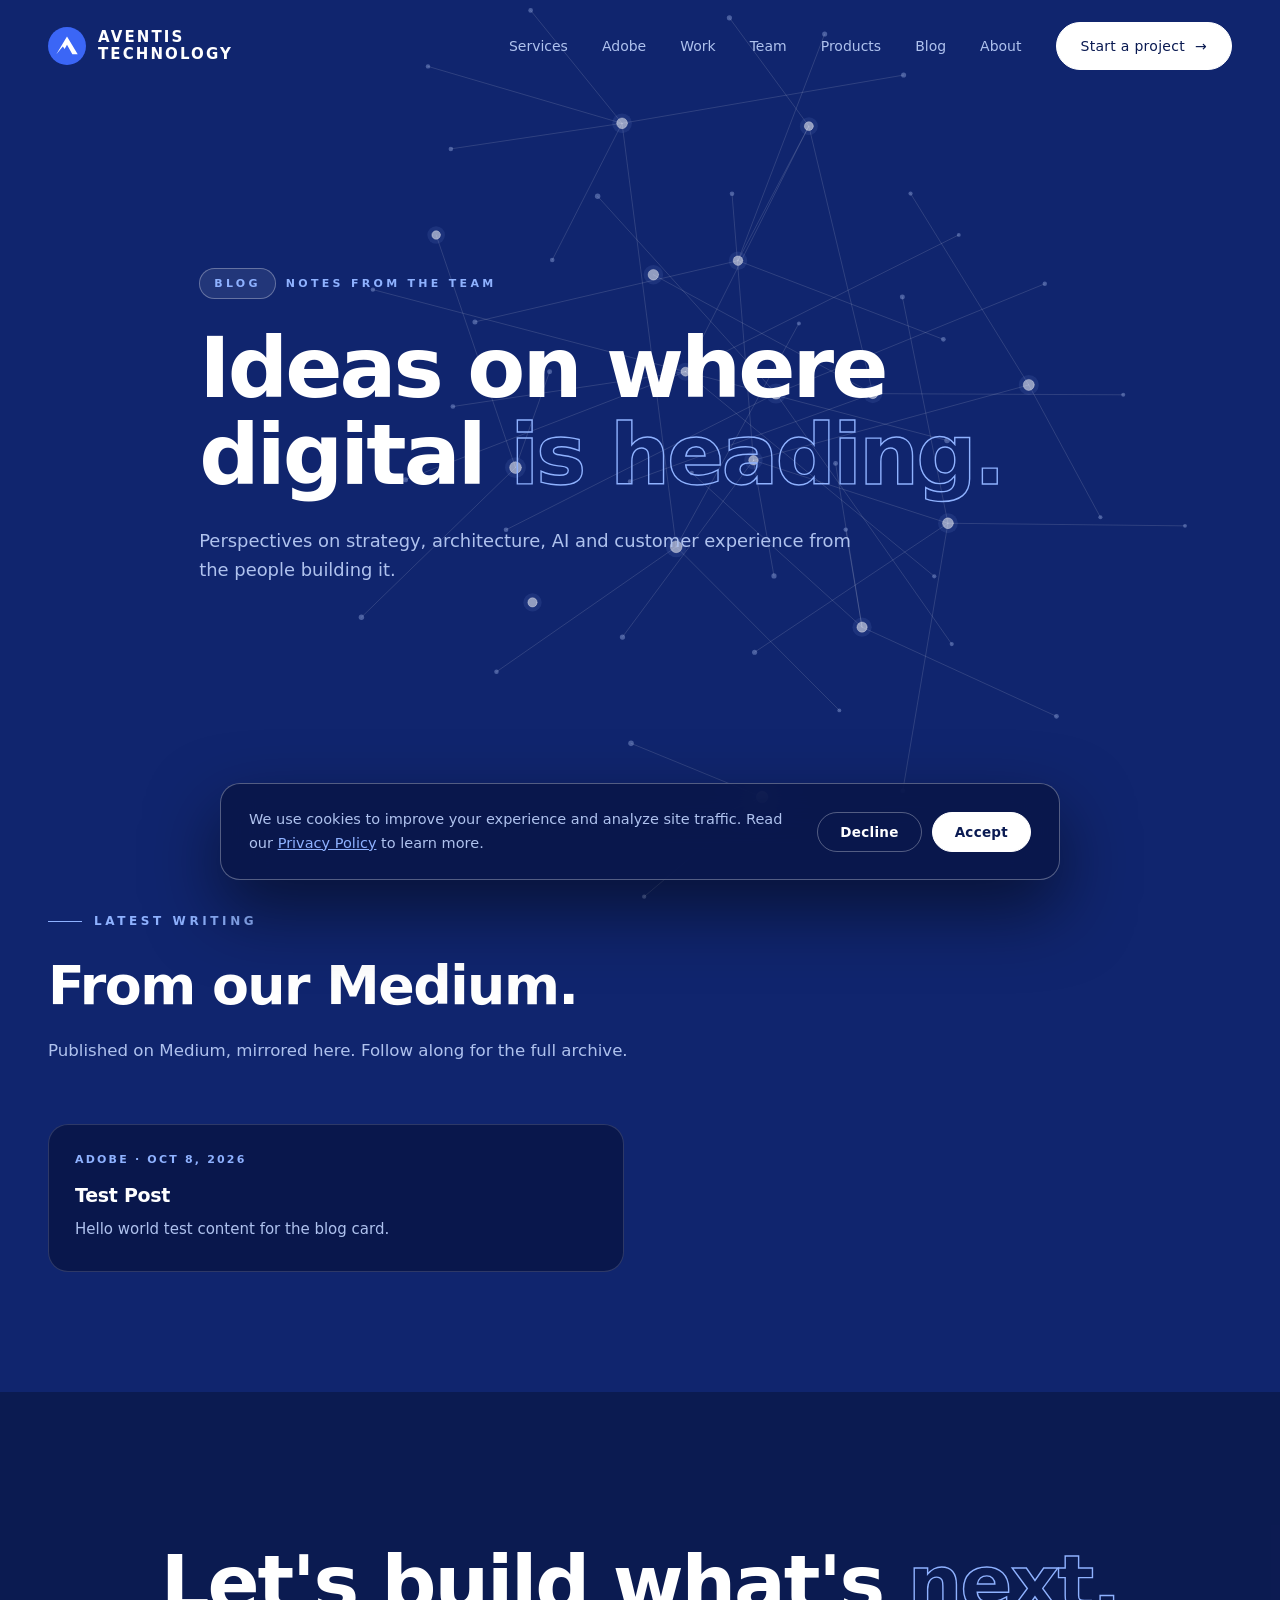
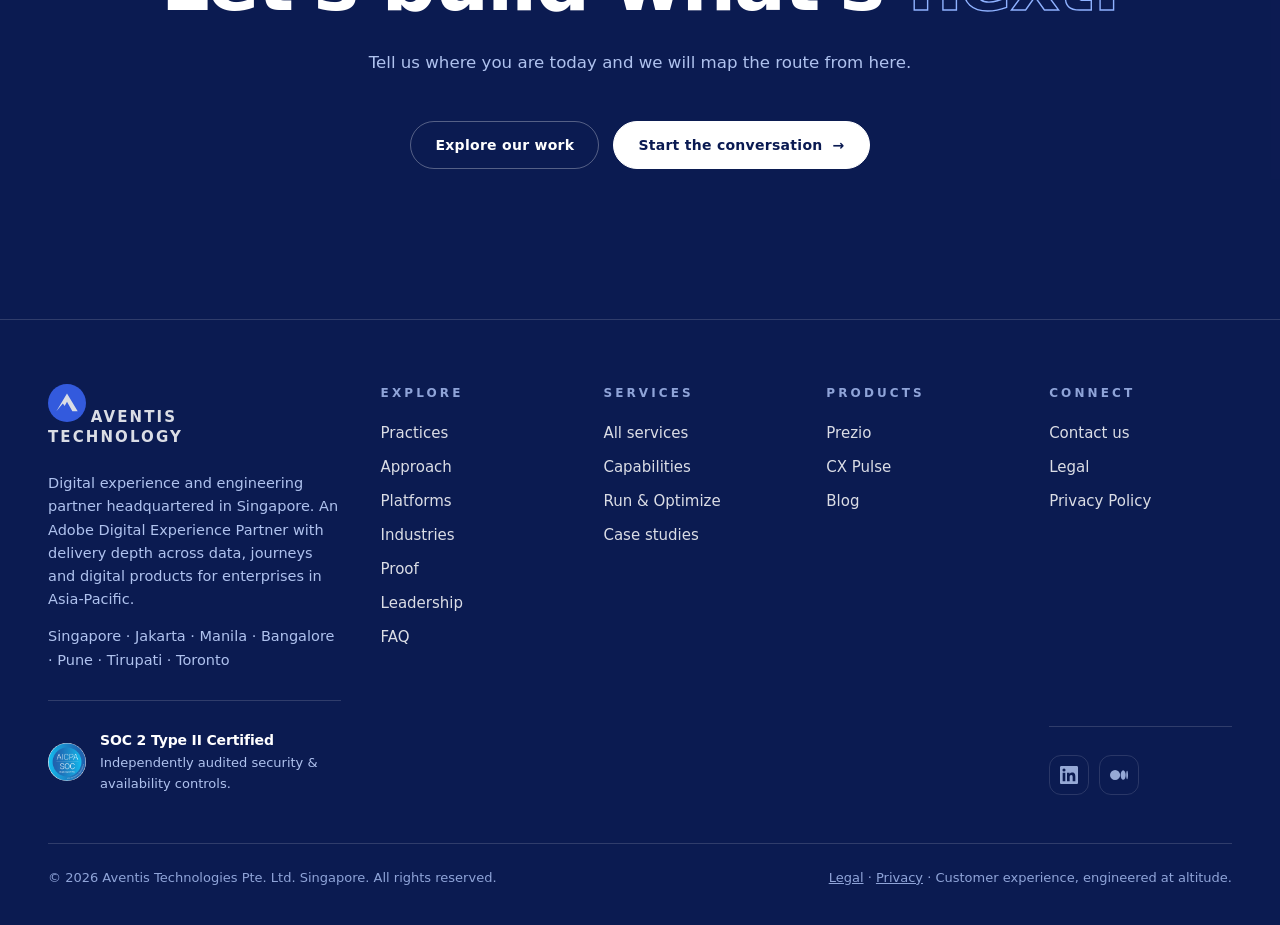
<file: blog.html>
<!DOCTYPE html>
<html lang="en">
<head>
<meta charset="UTF-8">
<meta name="viewport" content="width=device-width, initial-scale=1.0">
<title>Blog | Insights on Digital Strategy, AI &amp; CX | Aventis Technology</title>
<meta name="description" content="Perspectives on enterprise digital strategy, agentic AI, customer experience and technology architecture from the Aventis Technology team.">
<link rel="canonical" href="https://www.aventistechnology.com/blog">
<meta name="robots" content="index,follow,max-snippet:-1">
<link rel="preconnect" href="https://api.fontshare.com">
<link href="https://api.fontshare.com/v2/css?f[]=switzer@300,400,500,600,700&display=swap" rel="stylesheet">
<link rel="stylesheet" href="assets/site.css">
<link rel="icon" type="image/svg+xml" href='data:image/svg+xml,<svg xmlns="http://www.w3.org/2000/svg" viewBox="0 0 64 64"><circle cx="32" cy="32" r="32" fill="%233B66F6"/><path d="M14 46 L32 16 L50 46 L41 46 L32 30 L28 37 L25 33 Z" fill="white"/></svg>'>
<style>
.blog-grid{display:grid;grid-template-columns:repeat(2,1fr);gap:32px;margin-top:60px}
.bpost{border:1px solid var(--line);border-radius:20px;overflow:hidden;background:var(--panel-solid);
       text-decoration:none;color:inherit;display:flex;flex-direction:column;
       transition:border-color .35s,transform .5s var(--ease),box-shadow .35s}
.bpost:hover{border-color:rgba(255,255,255,.5);transform:translateY(-4px);box-shadow:0 22px 46px rgba(0,0,0,.30)}
.bpost .thumb{aspect-ratio:16/10;background:var(--navy-2);overflow:hidden;display:flex;align-items:center;justify-content:center}
.bpost .thumb img{width:100%;height:100%;object-fit:contain;display:block}
.bpost .body{padding:26px 26px 30px}
.bpost .meta{font-family:var(--display);font-size:11px;font-weight:700;letter-spacing:.2em;
             text-transform:uppercase;color:var(--blue);margin-bottom:14px;display:block}
.bpost h3{font-family:var(--display);font-weight:600;font-size:19px;letter-spacing:-.015em;
          margin-bottom:10px;line-height:1.28}
.bpost p{color:var(--muted);font-size:15px;line-height:1.6}
.blog-empty{margin-top:60px;padding:60px 40px;text-align:center;border:1px solid var(--line);
            border-radius:20px;background:var(--panel-solid);color:var(--muted)}
@media(max-width:640px){.blog-grid{grid-template-columns:1fr}}
</style>
<!-- Google tag (gtag.js) -->
<script async src="https://www.googletagmanager.com/gtag/js?id=G-EF3RHDYZ2T"></script>
<script>
  window.dataLayer = window.dataLayer || [];
  function gtag(){dataLayer.push(arguments);}
  gtag('js', new Date());
  gtag('config', 'G-EF3RHDYZ2T');
</script>
</head>
<body>
<canvas id="bg-field" aria-hidden="true"></canvas>
<nav id="nav">
  <a class="brand" href="/" aria-label="Aventis Technology home"><svg viewBox="0 0 64 64" xmlns="http://www.w3.org/2000/svg" aria-hidden="true"><circle cx="32" cy="32" r="32" fill="#3B66F6"/><path d="M14 46 L32 16 L50 46 L41 46 L32 30 L28 37 L25 33 Z" fill="#fff"/></svg><span class="wm">Aventis <b>Technology</b></span></a>
  <button id="menu-toggle" aria-label="Open menu" aria-expanded="false">&#9776;</button>
  <div class="nav-links" id="nav-links">
    <a href="/services">Services</a>
    <a href="/adobe">Adobe</a>
    <a href="/case-studies">Work</a>
    <a href="/team">Team</a>
    <a href="/#products">Products</a>
    <a href="/blog">Blog</a>
    <a href="/team">About</a>
    <a class="btn" href="/contact">Start a project <span class="arr">&rarr;</span></a>
  </div>
</nav>

<header class="phero">
  <div class="wrap">
    <span class="kick"><i>Blog</i> Notes from the team</span>
    <h1>Ideas on where digital <em>is heading.</em></h1>
    <p class="sub">Perspectives on strategy, architecture, AI and customer experience from the people building it.</p>
  </div>
</header>

<section id="posts">
  <div class="wrap">
    <div class="rv">
      <div class="sec-tag">Latest writing</div>
      <h2>From our Medium.</h2>
      <p class="lede">Published on Medium, mirrored here. Follow along for the full archive.</p>
    </div>

    <div class="blog-grid rv">
      <a class="bpost" href="https://medium.com/test" target="_blank" rel="noopener">
        
        <div class="body">
          <span class="meta">Adobe &middot; Oct 8, 2026</span>
          <h3>Test Post</h3>
          <p>Hello world test content for the blog card.</p>
        </div>
      </a>
    </div>

  </div>
</section>

<section class="pcta">
  <div class="wrap">
    <h2>Let's build what's <em>next.</em></h2>
    <p class="lede">Tell us where you are today and we will map the route from here.</p>
    <div class="cta-btns">
      <a class="btn ghost" href="/case-studies">Explore our work</a>
      <a class="btn" href="/contact">Start the conversation <span class="arr">&rarr;</span></a>
    </div>
  </div>
</section>

<footer>
  <div class="foot">
    <div class="about">
      <a class="brand" href="/" aria-label="Aventis Technology">
        <svg viewBox="0 0 64 64" width="34" height="34" xmlns="http://www.w3.org/2000/svg" aria-hidden="true"><circle cx="32" cy="32" r="32" fill="#3B66F6"/><path d="M14 46 L32 16 L50 46 L41 46 L32 30 L28 37 L25 33 Z" fill="#fff"/></svg>
        <span class="wm">Aventis <b>Technology</b></span>
      </a>
      <p>Digital experience and engineering partner headquartered in Singapore. An Adobe Digital Experience Partner with delivery depth across data, journeys and digital products for enterprises in Asia-Pacific.</p>
      <p style="margin-top:14px">Singapore &middot; Jakarta &middot; Manila &middot; Bangalore &middot; Pune &middot; Tirupati &middot; Toronto</p>
      <div class="trust">
        <img src="images/soc2-badge.png" alt="AICPA SOC 2 Type II certified" width="38" height="38" loading="lazy">
        <div>
          <b>SOC 2 Type II Certified</b>
          <span>Independently audited security &amp; availability controls.</span>
        </div>
      </div>
    </div>
    <div>
      <h4>Explore</h4>
      <a href="/#practices">Practices</a>
      <a href="/#approach">Approach</a>
      <a href="/#platforms">Platforms</a>
      <a href="/#industries">Industries</a>
      <a href="/#proof">Proof</a>
      <a href="/team">Leadership</a>
      <a href="/#faq">FAQ</a>
    </div>
    <div>
      <h4>Services</h4>
      <a href="/services">All services</a>
      <a href="/#services">Capabilities</a>
      <a href="/#operate">Run &amp; Optimize</a>
      <a href="/case-studies">Case studies</a>
    </div>
    <div>
      <h4>Products</h4>
      <a href="/prezio">Prezio</a>
      <a href="/cx-pulse">CX Pulse</a>
      <a href="/blog">Blog</a>
    </div>
    <div>
      <h4>Connect</h4>
      <a href="/contact">Contact us</a>
      <a href="/legal">Legal</a>
      <a href="/privacy">Privacy Policy</a>
      <div class="socials">
        <a href="https://www.linkedin.com/company/aventis-aitechnology/" target="_blank" rel="noopener" aria-label="Aventis Technology on LinkedIn" title="LinkedIn">
          <svg viewBox="0 0 24 24" aria-hidden="true"><path d="M20.45 20.45h-3.56v-5.57c0-1.33-.03-3.04-1.85-3.04-1.85 0-2.14 1.45-2.14 2.94v5.67H9.35V9h3.41v1.56h.05a3.74 3.74 0 0 1 3.37-1.85c3.6 0 4.27 2.37 4.27 5.46v6.28zM5.34 7.43a2.07 2.07 0 1 1 0-4.14 2.07 2.07 0 0 1 0 4.14zM7.12 20.45H3.55V9h3.57v11.45zM22.22 0H1.77C.79 0 0 .77 0 1.72v20.56C0 23.23.79 24 1.77 24h20.45c.98 0 1.78-.77 1.78-1.72V1.72C24 .77 23.2 0 22.22 0z"/></svg>
        </a>
        <a href="https://medium.com/@vamsi.reddy_43948" target="_blank" rel="noopener" aria-label="Aventis Technology on Medium" title="Medium">
          <svg viewBox="0 0 24 24" aria-hidden="true"><path d="M13.54 12a6.8 6.8 0 0 1-6.77 6.82A6.8 6.8 0 0 1 0 12a6.8 6.8 0 0 1 6.77-6.82A6.8 6.8 0 0 1 13.54 12zM20.96 12c0 3.54-1.51 6.42-3.38 6.42-1.87 0-3.39-2.88-3.39-6.42s1.52-6.42 3.39-6.42 3.38 2.88 3.38 6.42zM24 12c0 3.17-.53 5.75-1.19 5.75-.66 0-1.19-2.58-1.19-5.75s.53-5.75 1.19-5.75C23.47 6.25 24 8.83 24 12z"/></svg>
        </a>
      </div>
    </div>
  </div>
  <div class="legal">
    <span>&copy; 2026 Aventis Technologies Pte. Ltd. Singapore. All rights reserved.</span>
    <span><a href="/legal" style="color:inherit">Legal</a> &middot; <a href="/privacy" style="color:inherit">Privacy</a> &middot; Customer experience, engineered at altitude.</span>
  </div>
</footer>

<script>
(function(){"use strict";
var reduced=window.matchMedia('(prefers-reduced-motion: reduce)').matches;
var nav=document.getElementById('nav'),links=document.getElementById('nav-links'),tg=document.getElementById('menu-toggle');
tg.addEventListener('click',function(){var o=links.classList.toggle('open');tg.textContent=o?'\u2715':'\u2630';tg.setAttribute('aria-expanded',o);});
links.querySelectorAll('a').forEach(function(a){a.addEventListener('click',function(){links.classList.remove('open');tg.textContent='\u2630';});});
window.addEventListener('scroll',function(){nav.classList.toggle('scrolled',window.scrollY>40);},{passive:true});
var io=new IntersectionObserver(function(es){es.forEach(function(e){if(e.isIntersecting){e.target.classList.add('in');io.unobserve(e.target);}});},{threshold:.15});
document.querySelectorAll('.rv').forEach(function(e){io.observe(e);});
document.body.classList.add('ready');
/* ================= Living background =================
   Two engines. Switch with <body data-bg="cells"> for the Voronoi
   field; the default is the identity graph.                       */
var BG = (document.body.getAttribute('data-bg')||'graph');
var isSmall = window.innerWidth < 760;
var heroP = 0, ptrX = -9999, ptrY = -9999;
var cv = document.getElementById('bg-field');
window.addEventListener('pointermove',function(e){
  var r=cv?cv.getBoundingClientRect():null; if(!r) return;
  ptrX=e.clientX-r.left; ptrY=e.clientY-r.top;
},{passive:true});
document.addEventListener('pointerleave',function(){ ptrX=-9999; ptrY=-9999; });
/* ================= Living field: Voronoi resolution =================
   Cells drift like segments. Every few seconds a region resolves into
   individuals, then settles back. Segments to N=1, as a background.   */
function initCells(){
var ctx = cv.getContext('2d');
var W=0,H=0,PAD=0,sites=[],nextBurst=0;
var seed = 20260815;
function rnd(){ seed=(seed*1103515245+12345)&0x7fffffff; return (seed%100000)/100000; }
function circum(a,b,c){
  var d=2*(a.x*(b.y-c.y)+b.x*(c.y-a.y)+c.x*(a.y-b.y));
  if(d<1e-7&&d>-1e-7) return null;
  var s1=a.x*a.x+a.y*a.y,s2=b.x*b.x+b.y*b.y,s3=c.x*c.x+c.y*c.y;
  var ux=(s1*(b.y-c.y)+s2*(c.y-a.y)+s3*(a.y-b.y))/d;
  var uy=(s1*(c.x-b.x)+s2*(a.x-c.x)+s3*(b.x-a.x))/d;
  return {x:ux,y:uy,r2:(ux-a.x)*(ux-a.x)+(uy-a.y)*(uy-a.y)};
}
function build(){
  var n=sites.length, big=Math.max(W,H)*12;
  var p=sites.concat([{x:W/2-big,y:H/2-big},{x:W/2+big,y:H/2-big},{x:W/2,y:H/2+big}]);
  var tris=[{a:n,b:n+1,c:n+2,cc:circum(p[n],p[n+1],p[n+2])}];
  for(var i=0;i<n;i++){
    var edges=[];
    for(var t=tris.length-1;t>=0;t--){
      var T=tris[t],cc=T.cc;
      if(!cc){ tris.splice(t,1); continue; }
      var dx=p[i].x-cc.x, dy=p[i].y-cc.y;
      if(dx*dx+dy*dy<cc.r2){ edges.push([T.a,T.b],[T.b,T.c],[T.c,T.a]); tris.splice(t,1); }
    }
    for(var e=0;e<edges.length;e++){
      var dup=false;
      for(var f=0;f<edges.length;f++){
        if(e!==f&&((edges[e][0]===edges[f][0]&&edges[e][1]===edges[f][1])||(edges[e][0]===edges[f][1]&&edges[e][1]===edges[f][0]))){dup=true;break;}
      }
      if(!dup){ var T2={a:edges[e][0],b:edges[e][1],c:i}; T2.cc=circum(p[T2.a],p[T2.b],p[T2.c]); if(T2.cc) tris.push(T2); }
    }
  }
  /* dual: a Voronoi edge joins the circumcentres of two adjacent triangles */
  var map={},out=[];
  for(var t2=0;t2<tris.length;t2++){
    var T3=tris[t2], es=[[T3.a,T3.b],[T3.b,T3.c],[T3.c,T3.a]];
    for(var q=0;q<3;q++){
      var i0=es[q][0], i1=es[q][1];
      if(i0>=n||i1>=n) continue;
      var k=(i0<i1?i0:i1)+'_'+(i0<i1?i1:i0);
      (map[k]=map[k]||[]).push(T3.cc);
      map[k].i0=i0; map[k].i1=i1;
    }
  }
  for(var k2 in map){ var m=map[k2]; if(m.length===2) out.push([m[0],m[1],m.i0,m.i1]); }
  return out;
}
function seedSites(){
  sites=[]; PAD=Math.max(W,H)*0.20;
  var n=isSmall?26:48;
  for(var i=0;i<n;i++) sites.push({
    x:-PAD+rnd()*(W+2*PAD), y:-PAD+rnd()*(H+2*PAD),
    vx:(rnd()-.5)*0.13, vy:(rnd()-.5)*0.13, a:1, burst:0 });
}
function resize(){
  var d=Math.min(window.devicePixelRatio||1,2);
  W=cv.offsetWidth; H=cv.offsetHeight;
  cv.width=Math.round(W*d); cv.height=Math.round(H*d);
  ctx.setTransform(d,0,0,d,0,0);
  seedSites();
}
function burst(now){
  /* one region resolves from a segment into individuals */
  var bx=W*(0.18+rnd()*0.64), by=H*(0.18+rnd()*0.64);
  var n=isSmall?8:13;
  for(var i=0;i<n;i++){
    var ang=rnd()*6.2832, r=34+rnd()*(isSmall?110:180);
    sites.push({x:bx+Math.cos(ang)*r, y:by+Math.sin(ang)*r,
      vx:(rnd()-.5)*0.07, vy:(rnd()-.5)*0.07, a:0, burst:1, born:now, life:5200});
  }
  nextBurst = now + 4200 + rnd()*3200;
}
function step(now){
  for(var i=sites.length-1;i>=0;i--){
    var s=sites[i];
    s.x+=s.vx; s.y+=s.vy;
    if(s.x<-PAD)s.x=W+PAD; if(s.x>W+PAD)s.x=-PAD;
    if(s.y<-PAD)s.y=H+PAD; if(s.y>H+PAD)s.y=-PAD;
    if(ptrX>-9000){                                  /* cells swell around the pointer */
      var dx=s.x-ptrX, dy=s.y-ptrY, d2=dx*dx+dy*dy;
      if(d2<44000&&d2>1){ var f=(1-d2/44000)*0.85, d=Math.sqrt(d2); s.x+=dx/d*f; s.y+=dy/d*f; }
    }
    if(s.burst){
      var age=now-s.born;
      s.a = age<900 ? age/900 : (age>s.life-900 ? Math.max(0,(s.life-age)/900) : 1);
      if(age>s.life) sites.splice(i,1);
    }
  }
  if(now>nextBurst) burst(now);
}
function draw(){
  var edges=build();
  ctx.clearRect(0,0,W,H);
  /* quiet base mesh first, resolved cells over the top */
  ctx.lineCap='round';
  for(var pass=0;pass<2;pass++){
    ctx.beginPath();
    var any=false;
    for(var i=0;i<edges.length;i++){
      var e=edges[i], s0=sites[e[2]], s1=sites[e[3]];
      if(!s0||!s1) continue;
      var hot=(s0.burst||s1.burst)?1:0;
      if(hot!==pass) continue;
      ctx.moveTo(e[0].x,e[0].y); ctx.lineTo(e[1].x,e[1].y); any=true;
    }
    if(!any) continue;
    if(pass===0){ ctx.strokeStyle='rgba(255,255,255,.16)'; ctx.lineWidth=1; }
    else{ ctx.strokeStyle='rgba(185,206,255,.42)'; ctx.lineWidth=1.5; }
    ctx.stroke();
  }
  for(var j=0;j<sites.length;j++){
    var s=sites[j];
    if(s.x<-20||s.x>W+20||s.y<-20||s.y>H+20) continue;
    ctx.beginPath();
    ctx.arc(s.x,s.y,s.burst?2.6:1.8,0,6.2832);
    ctx.fillStyle = s.burst ? 'rgba(255,255,255,'+(0.75*s.a)+')' : 'rgba(255,255,255,.28)';
    ctx.fill();
    if(s.burst&&s.a>0.2){
      ctx.beginPath(); ctx.arc(s.x,s.y,9+(1-s.a)*10,0,6.2832);
      ctx.strokeStyle='rgba(185,206,255,'+(0.22*s.a)+')'; ctx.lineWidth=1; ctx.stroke();
    }
  }
}
resize(); draw();
window.addEventListener('resize',function(){ isSmall=window.innerWidth<760; resize(); draw(); });
window.addEventListener('pointermove',function(e){
  var r=cv.getBoundingClientRect(); ptrX=e.clientX-r.left; ptrY=e.clientY-r.top;
},{passive:true});
document.addEventListener('pointerleave',function(){ ptrX=-9999; ptrY=-9999; });
var frame=0;
function loop(){
  frame++;
  if(!(isSmall&&(frame&1))){ step(performance.now()); draw(); }
  requestAnimationFrame(loop);
}
if(!reduced) requestAnimationFrame(loop);
}
function initGraph(){
var ctx=cv.getContext('2d');
var W=0,H=0,nodes=[],links=[],pulses=[],nextEvt=0,seed=20260815;
function rnd(){ seed=(seed*1103515245+12345)&0x7fffffff; return (seed%100000)/100000; }
function seedGraph(){
  nodes=[];links=[];pulses=[];
  var N=isSmall?30:58, cores=Math.round(N*0.28);
  for(var i=0;i<N;i++) nodes.push({x:rnd()*W,y:rnd()*H,vx:0,vy:0,
    core:i<cores, r:i<cores?(4.2+rnd()*1.8):(1.9+rnd()*0.9), a:1});
  for(var j=cores;j<N;j++) links.push({s:j,t:Math.floor(rnd()*cores),L:70+rnd()*62,a:1});
  for(var k=0;k<cores;k++) if(rnd()<0.55) links.push({s:k,t:Math.floor(rnd()*cores),L:170+rnd()*95,a:1});
}
function resize(){
  var d=Math.min(window.devicePixelRatio||1,2);
  W=cv.offsetWidth;H=cv.offsetHeight;
  cv.width=Math.round(W*d);cv.height=Math.round(H*d);
  ctx.setTransform(d,0,0,d,0,0);
  seedGraph();
  for(var i=0;i<160;i++) step(0);      /* pre-settle so it never appears mid-explosion */
}
/* a new identifier arrives and is stitched onto an existing profile */
function resolve(now){
  var cores=[];
  for(var i=0;i<nodes.length;i++) if(nodes[i].core) cores.push(i);
  if(!cores.length) return;
  var hub=cores[Math.floor(rnd()*cores.length)], n=isSmall?2:4;
  for(var j=0;j<n;j++){
    var ang=rnd()*6.2832, dist=90+rnd()*70;
    nodes.push({x:nodes[hub].x+Math.cos(ang)*dist,y:nodes[hub].y+Math.sin(ang)*dist,
      vx:0,vy:0,core:false,r:2.0+rnd()*0.8,a:0,born:now,life:7000,fresh:true});
    var li=links.push({s:nodes.length-1,t:hub,L:74+rnd()*46,a:0,fresh:true})-1;
    pulses.push({link:li,p:0,born:now+j*160});
  }
  nextEvt=now+3800+rnd()*3000;
}
function step(now){
  var n=nodes.length,i,j;
  for(i=0;i<n;i++){
    for(j=i+1;j<n;j++){
      var a=nodes[i],b=nodes[j],dx=b.x-a.x,dy=b.y-a.y,d2=dx*dx+dy*dy;
      if(d2<96100&&d2>0.01){
        var d=Math.sqrt(d2),f=1150/d2; if(f>0.9)f=0.9;
        var ux=dx/d*f,uy=dy/d*f;
        a.vx-=ux;a.vy-=uy;b.vx+=ux;b.vy+=uy;
      }
    }
  }
  for(var k=0;k<links.length;k++){
    var l=links[k],p=nodes[l.s],q=nodes[l.t];
    if(!p||!q) continue;
    var ex=q.x-p.x,ey=q.y-p.y,ed=Math.sqrt(ex*ex+ey*ey)||0.01;
    var ef=(ed-l.L)*0.0022,vx=ex/ed*ef,vy=ey/ed*ef;
    p.vx+=vx;p.vy+=vy;q.vx-=vx;q.vy-=vy;
  }
  for(i=0;i<n;i++){
    var s=nodes[i];
    s.vx+=(W/2-s.x)*0.00006; s.vy+=(H/2-s.y)*0.00013;
    if(ptrX>-9000){                                   /* nodes give way to the pointer */
      var px=s.x-ptrX,py=s.y-ptrY,pd2=px*px+py*py;
      if(pd2<26000&&pd2>1){ var pd=Math.sqrt(pd2),pf=(1-pd2/26000)*1.5; s.vx+=px/pd*pf; s.vy+=py/pd*pf; }
    }
    s.vx*=0.85; s.vy*=0.85; s.x+=s.vx; s.y+=s.vy;
    if(s.fresh){
      var age=now-s.born;
      s.a = age<800?age/800:(age>s.life-900?Math.max(0,(s.life-age)/900):1);
    }
  }
  for(var m=0;m<links.length;m++){ var L2=links[m]; if(L2.fresh){ var na=nodes[L2.s]; L2.a=na?na.a:0; } }
  for(i=nodes.length-1;i>=0;i--){
    if(nodes[i].fresh&&now-nodes[i].born>nodes[i].life){
      nodes.splice(i,1);
      for(var z=links.length-1;z>=0;z--){
        if(links[z].s===i||links[z].t===i){ links.splice(z,1); continue; }
        if(links[z].s>i)links[z].s--; if(links[z].t>i)links[z].t--;
      }
      pulses=[];
    }
  }
  for(i=pulses.length-1;i>=0;i--){
    var pu=pulses[i];
    if(now<pu.born) continue;
    pu.p+=0.022; if(pu.p>1) pulses.splice(i,1);
  }
  if(now>nextEvt&&now>0) resolve(now);
}
function draw(){
  ctx.clearRect(0,0,W,H);
  ctx.lineCap='round';
  for(var pass=0;pass<2;pass++){
    ctx.beginPath(); var any=false;
    for(var k=0;k<links.length;k++){
      var l=links[k],p=nodes[l.s],q=nodes[l.t];
      if(!p||!q) continue;
      var hot=l.fresh?1:0; if(hot!==pass) continue;
      ctx.moveTo(p.x,p.y); ctx.lineTo(q.x,q.y); any=true;
    }
    if(!any) continue;
    if(pass===0){ ctx.strokeStyle='rgba(255,255,255,.13)'; ctx.lineWidth=1; }
    else{ ctx.strokeStyle='rgba(185,206,255,.40)'; ctx.lineWidth=1.4; }
    ctx.stroke();
  }
  for(var i=0;i<pulses.length;i++){          /* the stitch travelling down the new edge */
    var pu=pulses[i],l2=links[pu.link];
    if(!l2) continue;
    var a2=nodes[l2.s],b2=nodes[l2.t];
    if(!a2||!b2) continue;
    var x=a2.x+(b2.x-a2.x)*pu.p, y=a2.y+(b2.y-a2.y)*pu.p;
    ctx.beginPath(); ctx.arc(x,y,2.6,0,6.2832);
    ctx.fillStyle='rgba(232,240,255,'+(1-pu.p*0.6)+')'; ctx.fill();
  }
  for(var j=0;j<nodes.length;j++){
    var s=nodes[j];
    if(s.x<-40||s.x>W+40||s.y<-40||s.y>H+40) continue;
    if(s.core){
      ctx.beginPath(); ctx.arc(s.x,s.y,s.r+4.5,0,6.2832);
      ctx.fillStyle='rgba(143,178,255,.10)'; ctx.fill();
    }
    ctx.beginPath(); ctx.arc(s.x,s.y,s.r,0,6.2832);
    ctx.fillStyle = s.core ? 'rgba(255,255,255,'+(0.52*s.a)+')' : 'rgba(185,206,255,'+(0.34*s.a)+')';
    ctx.fill();
    if(s.core){ ctx.lineWidth=1; ctx.strokeStyle='rgba(255,255,255,.30)'; ctx.stroke(); }
    if(s.fresh&&s.a>0.25){
      ctx.beginPath(); ctx.arc(s.x,s.y,s.r+5+(1-s.a)*9,0,6.2832);
      ctx.strokeStyle='rgba(185,206,255,'+(0.30*s.a)+')'; ctx.lineWidth=1; ctx.stroke();
    }
  }
}
resize(); draw();
window.addEventListener('resize',function(){ isSmall=window.innerWidth<760; resize(); draw(); });
var frame=0;
(function loop(){
  frame++;
  if(!(isSmall&&(frame&1))){ step(performance.now()); draw(); }
  requestAnimationFrame(loop);
})();
}

if(cv){ if(BG==='cells') initCells(); else initGraph(); }


})();
</script>
<div class="cookie-banner" id="cookie-banner" role="dialog" aria-live="polite" aria-label="Cookie consent">
  <p>We use cookies to improve your experience and analyze site traffic. Read our <a href="/privacy">Privacy Policy</a> to learn more.</p>
  <div class="ck-actions">
    <button type="button" class="btn ghost" id="ck-decline">Decline</button>
    <button type="button" class="btn" id="ck-accept">Accept</button>
  </div>
</div>
<script>
(function(){
  try{
    var KEY='aventis-cookie-consent';
    var saved=localStorage.getItem(KEY);
    var banner=document.getElementById('cookie-banner');
    if(!banner) return;
    if(!saved){
      setTimeout(function(){ banner.classList.add('show'); }, 900);
    }
    function setConsent(v){
      try{ localStorage.setItem(KEY, v); }catch(e){}
      banner.classList.remove('show');
    }
    var a=document.getElementById('ck-accept'), d=document.getElementById('ck-decline');
    if(a) a.addEventListener('click', function(){ setConsent('accepted'); });
    if(d) d.addEventListener('click', function(){ setConsent('declined'); });
  }catch(e){}
})();
</script>

</body>
</html>
</file>
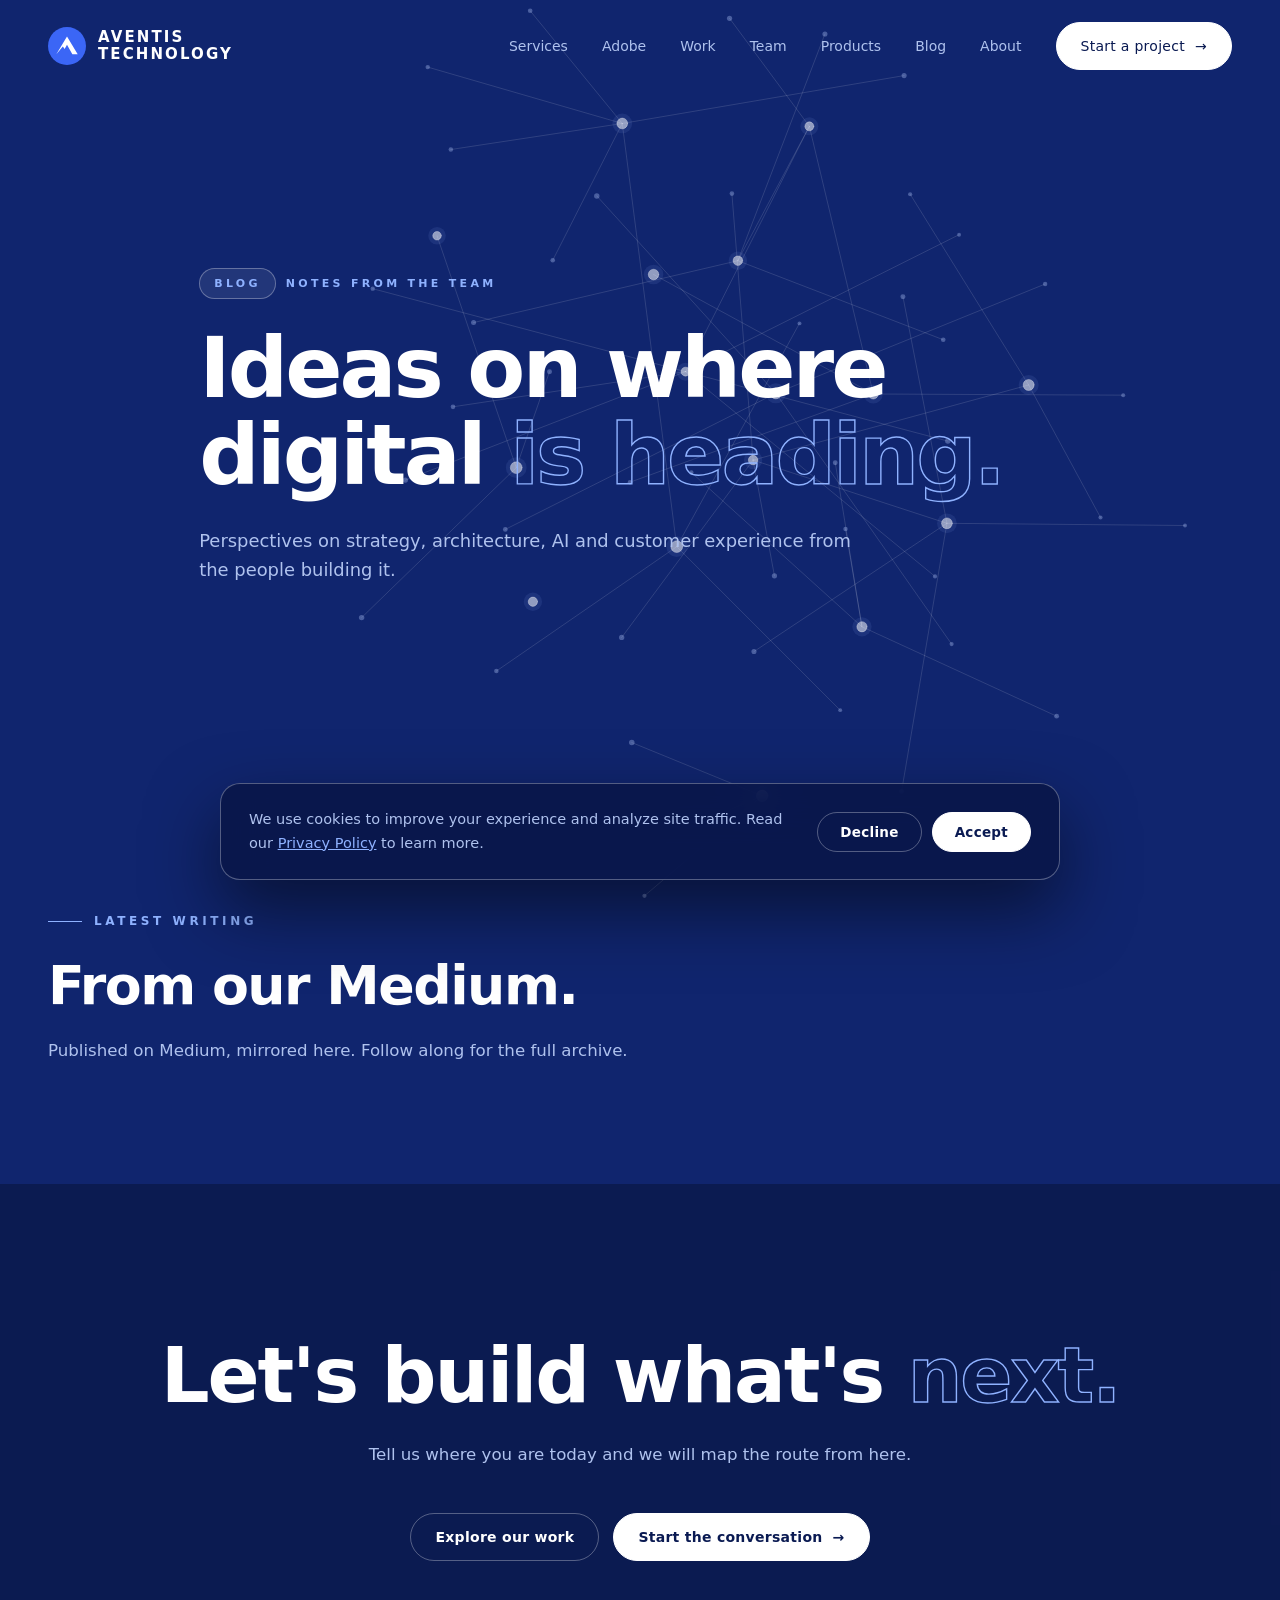
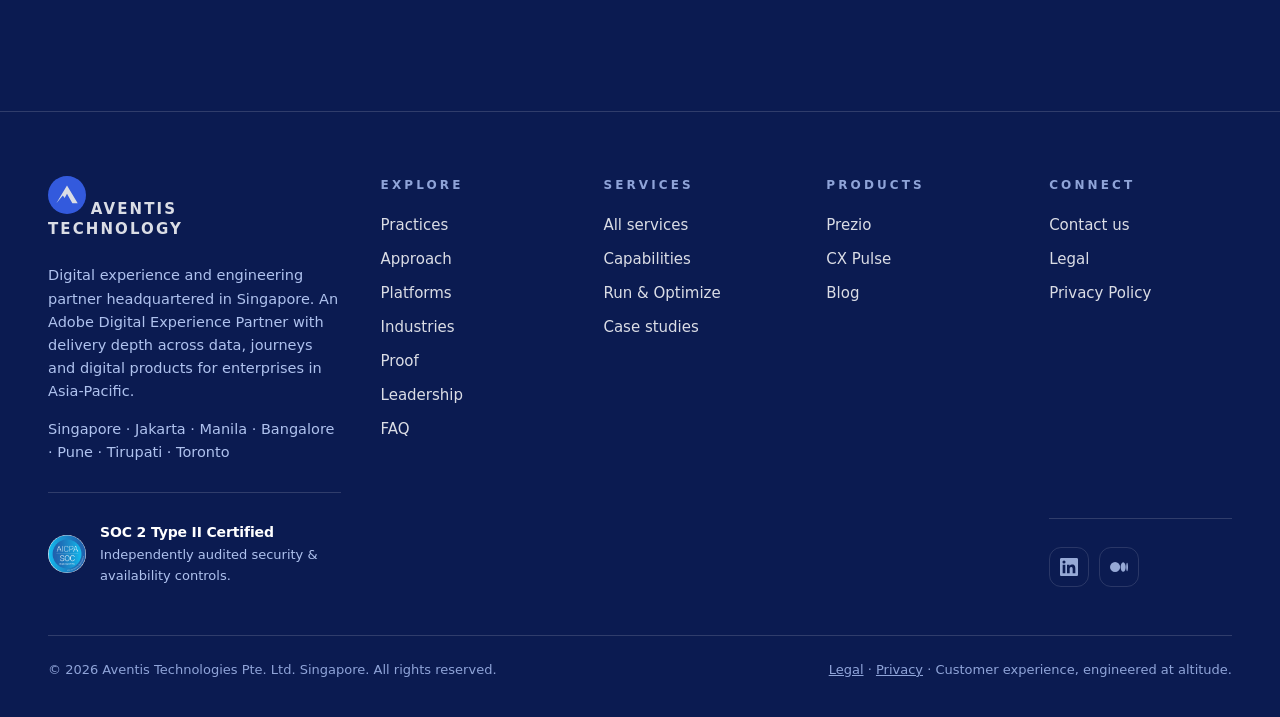
<file: blog.template.html>
<!DOCTYPE html>
<html lang="en">
<head>
<meta charset="UTF-8">
<meta name="viewport" content="width=device-width, initial-scale=1.0">
<title>Blog | Insights on Digital Strategy, AI &amp; CX | Aventis Technology</title>
<meta name="description" content="Perspectives on enterprise digital strategy, agentic AI, customer experience and technology architecture from the Aventis Technology team.">
<link rel="canonical" href="https://www.aventistechnology.com/blog">
<meta name="robots" content="index,follow,max-snippet:-1">
<link rel="preconnect" href="https://api.fontshare.com">
<link href="https://api.fontshare.com/v2/css?f[]=switzer@300,400,500,600,700&display=swap" rel="stylesheet">
<link rel="stylesheet" href="assets/site.css">
<link rel="icon" type="image/svg+xml" href='data:image/svg+xml,<svg xmlns="http://www.w3.org/2000/svg" viewBox="0 0 64 64"><circle cx="32" cy="32" r="32" fill="%233B66F6"/><path d="M14 46 L32 16 L50 46 L41 46 L32 30 L28 37 L25 33 Z" fill="white"/></svg>'>
<style>
.blog-grid{display:grid;grid-template-columns:repeat(2,1fr);gap:32px;margin-top:60px}
.bpost{border:1px solid var(--line);border-radius:20px;overflow:hidden;background:var(--panel-solid);
       text-decoration:none;color:inherit;display:flex;flex-direction:column;
       transition:border-color .35s,transform .5s var(--ease),box-shadow .35s}
.bpost:hover{border-color:rgba(255,255,255,.5);transform:translateY(-4px);box-shadow:0 22px 46px rgba(0,0,0,.30)}
.bpost .thumb{aspect-ratio:16/10;background:var(--navy-2);overflow:hidden;display:flex;align-items:center;justify-content:center}
.bpost .thumb img{width:100%;height:100%;object-fit:contain;display:block}
.bpost .body{padding:26px 26px 30px}
.bpost .meta{font-family:var(--display);font-size:11px;font-weight:700;letter-spacing:.2em;
             text-transform:uppercase;color:var(--blue);margin-bottom:14px;display:block}
.bpost h3{font-family:var(--display);font-weight:600;font-size:19px;letter-spacing:-.015em;
          margin-bottom:10px;line-height:1.28}
.bpost p{color:var(--muted);font-size:15px;line-height:1.6}
.blog-empty{margin-top:60px;padding:60px 40px;text-align:center;border:1px solid var(--line);
            border-radius:20px;background:var(--panel-solid);color:var(--muted)}
@media(max-width:640px){.blog-grid{grid-template-columns:1fr}}
</style>
<!-- Google tag (gtag.js) -->
<script async src="https://www.googletagmanager.com/gtag/js?id=G-EF3RHDYZ2T"></script>
<script>
  window.dataLayer = window.dataLayer || [];
  function gtag(){dataLayer.push(arguments);}
  gtag('js', new Date());
  gtag('config', 'G-EF3RHDYZ2T');
</script>
</head>
<body>
<canvas id="bg-field" aria-hidden="true"></canvas>
<nav id="nav">
  <a class="brand" href="/" aria-label="Aventis Technology home"><svg viewBox="0 0 64 64" xmlns="http://www.w3.org/2000/svg" aria-hidden="true"><circle cx="32" cy="32" r="32" fill="#3B66F6"/><path d="M14 46 L32 16 L50 46 L41 46 L32 30 L28 37 L25 33 Z" fill="#fff"/></svg><span class="wm">Aventis <b>Technology</b></span></a>
  <button id="menu-toggle" aria-label="Open menu" aria-expanded="false">&#9776;</button>
  <div class="nav-links" id="nav-links">
    <a href="/services">Services</a>
    <a href="/adobe">Adobe</a>
    <a href="/case-studies">Work</a>
    <a href="/team">Team</a>
    <a href="/#products">Products</a>
    <a href="/blog">Blog</a>
    <a href="/team">About</a>
    <a class="btn" href="/contact">Start a project <span class="arr">&rarr;</span></a>
  </div>
</nav>

<header class="phero">
  <div class="wrap">
    <span class="kick"><i>Blog</i> Notes from the team</span>
    <h1>Ideas on where digital <em>is heading.</em></h1>
    <p class="sub">Perspectives on strategy, architecture, AI and customer experience from the people building it.</p>
  </div>
</header>

<section id="posts">
  <div class="wrap">
    <div class="rv">
      <div class="sec-tag">Latest writing</div>
      <h2>From our Medium.</h2>
      <p class="lede">Published on Medium, mirrored here. Follow along for the full archive.</p>
    </div>

<!--POSTS-->

  </div>
</section>

<section class="pcta">
  <div class="wrap">
    <h2>Let's build what's <em>next.</em></h2>
    <p class="lede">Tell us where you are today and we will map the route from here.</p>
    <div class="cta-btns">
      <a class="btn ghost" href="/case-studies">Explore our work</a>
      <a class="btn" href="/contact">Start the conversation <span class="arr">&rarr;</span></a>
    </div>
  </div>
</section>

<footer>
  <div class="foot">
    <div class="about">
      <a class="brand" href="/" aria-label="Aventis Technology">
        <svg viewBox="0 0 64 64" width="34" height="34" xmlns="http://www.w3.org/2000/svg" aria-hidden="true"><circle cx="32" cy="32" r="32" fill="#3B66F6"/><path d="M14 46 L32 16 L50 46 L41 46 L32 30 L28 37 L25 33 Z" fill="#fff"/></svg>
        <span class="wm">Aventis <b>Technology</b></span>
      </a>
      <p>Digital experience and engineering partner headquartered in Singapore. An Adobe Digital Experience Partner with delivery depth across data, journeys and digital products for enterprises in Asia-Pacific.</p>
      <p style="margin-top:14px">Singapore &middot; Jakarta &middot; Manila &middot; Bangalore &middot; Pune &middot; Tirupati &middot; Toronto</p>
      <div class="trust">
        <img src="images/soc2-badge.png" alt="AICPA SOC 2 Type II certified" width="38" height="38" loading="lazy">
        <div>
          <b>SOC 2 Type II Certified</b>
          <span>Independently audited security &amp; availability controls.</span>
        </div>
      </div>
    </div>
    <div>
      <h4>Explore</h4>
      <a href="/#practices">Practices</a>
      <a href="/#approach">Approach</a>
      <a href="/#platforms">Platforms</a>
      <a href="/#industries">Industries</a>
      <a href="/#proof">Proof</a>
      <a href="/team">Leadership</a>
      <a href="/#faq">FAQ</a>
    </div>
    <div>
      <h4>Services</h4>
      <a href="/services">All services</a>
      <a href="/#services">Capabilities</a>
      <a href="/#operate">Run &amp; Optimize</a>
      <a href="/case-studies">Case studies</a>
    </div>
    <div>
      <h4>Products</h4>
      <a href="/prezio">Prezio</a>
      <a href="/cx-pulse">CX Pulse</a>
      <a href="/blog">Blog</a>
    </div>
    <div>
      <h4>Connect</h4>
      <a href="/contact">Contact us</a>
      <a href="/legal">Legal</a>
      <a href="/privacy">Privacy Policy</a>
      <div class="socials">
        <a href="https://www.linkedin.com/company/aventis-aitechnology/" target="_blank" rel="noopener" aria-label="Aventis Technology on LinkedIn" title="LinkedIn">
          <svg viewBox="0 0 24 24" aria-hidden="true"><path d="M20.45 20.45h-3.56v-5.57c0-1.33-.03-3.04-1.85-3.04-1.85 0-2.14 1.45-2.14 2.94v5.67H9.35V9h3.41v1.56h.05a3.74 3.74 0 0 1 3.37-1.85c3.6 0 4.27 2.37 4.27 5.46v6.28zM5.34 7.43a2.07 2.07 0 1 1 0-4.14 2.07 2.07 0 0 1 0 4.14zM7.12 20.45H3.55V9h3.57v11.45zM22.22 0H1.77C.79 0 0 .77 0 1.72v20.56C0 23.23.79 24 1.77 24h20.45c.98 0 1.78-.77 1.78-1.72V1.72C24 .77 23.2 0 22.22 0z"/></svg>
        </a>
        <a href="https://medium.com/@vamsi.reddy_43948" target="_blank" rel="noopener" aria-label="Aventis Technology on Medium" title="Medium">
          <svg viewBox="0 0 24 24" aria-hidden="true"><path d="M13.54 12a6.8 6.8 0 0 1-6.77 6.82A6.8 6.8 0 0 1 0 12a6.8 6.8 0 0 1 6.77-6.82A6.8 6.8 0 0 1 13.54 12zM20.96 12c0 3.54-1.51 6.42-3.38 6.42-1.87 0-3.39-2.88-3.39-6.42s1.52-6.42 3.39-6.42 3.38 2.88 3.38 6.42zM24 12c0 3.17-.53 5.75-1.19 5.75-.66 0-1.19-2.58-1.19-5.75s.53-5.75 1.19-5.75C23.47 6.25 24 8.83 24 12z"/></svg>
        </a>
      </div>
    </div>
  </div>
  <div class="legal">
    <span>&copy; 2026 Aventis Technologies Pte. Ltd. Singapore. All rights reserved.</span>
    <span><a href="/legal" style="color:inherit">Legal</a> &middot; <a href="/privacy" style="color:inherit">Privacy</a> &middot; Customer experience, engineered at altitude.</span>
  </div>
</footer>

<script>
(function(){"use strict";
var reduced=window.matchMedia('(prefers-reduced-motion: reduce)').matches;
var nav=document.getElementById('nav'),links=document.getElementById('nav-links'),tg=document.getElementById('menu-toggle');
tg.addEventListener('click',function(){var o=links.classList.toggle('open');tg.textContent=o?'\u2715':'\u2630';tg.setAttribute('aria-expanded',o);});
links.querySelectorAll('a').forEach(function(a){a.addEventListener('click',function(){links.classList.remove('open');tg.textContent='\u2630';});});
window.addEventListener('scroll',function(){nav.classList.toggle('scrolled',window.scrollY>40);},{passive:true});
var io=new IntersectionObserver(function(es){es.forEach(function(e){if(e.isIntersecting){e.target.classList.add('in');io.unobserve(e.target);}});},{threshold:.15});
document.querySelectorAll('.rv').forEach(function(e){io.observe(e);});
document.body.classList.add('ready');
/* ================= Living background =================
   Two engines. Switch with <body data-bg="cells"> for the Voronoi
   field; the default is the identity graph.                       */
var BG = (document.body.getAttribute('data-bg')||'graph');
var isSmall = window.innerWidth < 760;
var heroP = 0, ptrX = -9999, ptrY = -9999;
var cv = document.getElementById('bg-field');
window.addEventListener('pointermove',function(e){
  var r=cv?cv.getBoundingClientRect():null; if(!r) return;
  ptrX=e.clientX-r.left; ptrY=e.clientY-r.top;
},{passive:true});
document.addEventListener('pointerleave',function(){ ptrX=-9999; ptrY=-9999; });
/* ================= Living field: Voronoi resolution =================
   Cells drift like segments. Every few seconds a region resolves into
   individuals, then settles back. Segments to N=1, as a background.   */
function initCells(){
var ctx = cv.getContext('2d');
var W=0,H=0,PAD=0,sites=[],nextBurst=0;
var seed = 20260815;
function rnd(){ seed=(seed*1103515245+12345)&0x7fffffff; return (seed%100000)/100000; }
function circum(a,b,c){
  var d=2*(a.x*(b.y-c.y)+b.x*(c.y-a.y)+c.x*(a.y-b.y));
  if(d<1e-7&&d>-1e-7) return null;
  var s1=a.x*a.x+a.y*a.y,s2=b.x*b.x+b.y*b.y,s3=c.x*c.x+c.y*c.y;
  var ux=(s1*(b.y-c.y)+s2*(c.y-a.y)+s3*(a.y-b.y))/d;
  var uy=(s1*(c.x-b.x)+s2*(a.x-c.x)+s3*(b.x-a.x))/d;
  return {x:ux,y:uy,r2:(ux-a.x)*(ux-a.x)+(uy-a.y)*(uy-a.y)};
}
function build(){
  var n=sites.length, big=Math.max(W,H)*12;
  var p=sites.concat([{x:W/2-big,y:H/2-big},{x:W/2+big,y:H/2-big},{x:W/2,y:H/2+big}]);
  var tris=[{a:n,b:n+1,c:n+2,cc:circum(p[n],p[n+1],p[n+2])}];
  for(var i=0;i<n;i++){
    var edges=[];
    for(var t=tris.length-1;t>=0;t--){
      var T=tris[t],cc=T.cc;
      if(!cc){ tris.splice(t,1); continue; }
      var dx=p[i].x-cc.x, dy=p[i].y-cc.y;
      if(dx*dx+dy*dy<cc.r2){ edges.push([T.a,T.b],[T.b,T.c],[T.c,T.a]); tris.splice(t,1); }
    }
    for(var e=0;e<edges.length;e++){
      var dup=false;
      for(var f=0;f<edges.length;f++){
        if(e!==f&&((edges[e][0]===edges[f][0]&&edges[e][1]===edges[f][1])||(edges[e][0]===edges[f][1]&&edges[e][1]===edges[f][0]))){dup=true;break;}
      }
      if(!dup){ var T2={a:edges[e][0],b:edges[e][1],c:i}; T2.cc=circum(p[T2.a],p[T2.b],p[T2.c]); if(T2.cc) tris.push(T2); }
    }
  }
  /* dual: a Voronoi edge joins the circumcentres of two adjacent triangles */
  var map={},out=[];
  for(var t2=0;t2<tris.length;t2++){
    var T3=tris[t2], es=[[T3.a,T3.b],[T3.b,T3.c],[T3.c,T3.a]];
    for(var q=0;q<3;q++){
      var i0=es[q][0], i1=es[q][1];
      if(i0>=n||i1>=n) continue;
      var k=(i0<i1?i0:i1)+'_'+(i0<i1?i1:i0);
      (map[k]=map[k]||[]).push(T3.cc);
      map[k].i0=i0; map[k].i1=i1;
    }
  }
  for(var k2 in map){ var m=map[k2]; if(m.length===2) out.push([m[0],m[1],m.i0,m.i1]); }
  return out;
}
function seedSites(){
  sites=[]; PAD=Math.max(W,H)*0.20;
  var n=isSmall?26:48;
  for(var i=0;i<n;i++) sites.push({
    x:-PAD+rnd()*(W+2*PAD), y:-PAD+rnd()*(H+2*PAD),
    vx:(rnd()-.5)*0.13, vy:(rnd()-.5)*0.13, a:1, burst:0 });
}
function resize(){
  var d=Math.min(window.devicePixelRatio||1,2);
  W=cv.offsetWidth; H=cv.offsetHeight;
  cv.width=Math.round(W*d); cv.height=Math.round(H*d);
  ctx.setTransform(d,0,0,d,0,0);
  seedSites();
}
function burst(now){
  /* one region resolves from a segment into individuals */
  var bx=W*(0.18+rnd()*0.64), by=H*(0.18+rnd()*0.64);
  var n=isSmall?8:13;
  for(var i=0;i<n;i++){
    var ang=rnd()*6.2832, r=34+rnd()*(isSmall?110:180);
    sites.push({x:bx+Math.cos(ang)*r, y:by+Math.sin(ang)*r,
      vx:(rnd()-.5)*0.07, vy:(rnd()-.5)*0.07, a:0, burst:1, born:now, life:5200});
  }
  nextBurst = now + 4200 + rnd()*3200;
}
function step(now){
  for(var i=sites.length-1;i>=0;i--){
    var s=sites[i];
    s.x+=s.vx; s.y+=s.vy;
    if(s.x<-PAD)s.x=W+PAD; if(s.x>W+PAD)s.x=-PAD;
    if(s.y<-PAD)s.y=H+PAD; if(s.y>H+PAD)s.y=-PAD;
    if(ptrX>-9000){                                  /* cells swell around the pointer */
      var dx=s.x-ptrX, dy=s.y-ptrY, d2=dx*dx+dy*dy;
      if(d2<44000&&d2>1){ var f=(1-d2/44000)*0.85, d=Math.sqrt(d2); s.x+=dx/d*f; s.y+=dy/d*f; }
    }
    if(s.burst){
      var age=now-s.born;
      s.a = age<900 ? age/900 : (age>s.life-900 ? Math.max(0,(s.life-age)/900) : 1);
      if(age>s.life) sites.splice(i,1);
    }
  }
  if(now>nextBurst) burst(now);
}
function draw(){
  var edges=build();
  ctx.clearRect(0,0,W,H);
  /* quiet base mesh first, resolved cells over the top */
  ctx.lineCap='round';
  for(var pass=0;pass<2;pass++){
    ctx.beginPath();
    var any=false;
    for(var i=0;i<edges.length;i++){
      var e=edges[i], s0=sites[e[2]], s1=sites[e[3]];
      if(!s0||!s1) continue;
      var hot=(s0.burst||s1.burst)?1:0;
      if(hot!==pass) continue;
      ctx.moveTo(e[0].x,e[0].y); ctx.lineTo(e[1].x,e[1].y); any=true;
    }
    if(!any) continue;
    if(pass===0){ ctx.strokeStyle='rgba(255,255,255,.16)'; ctx.lineWidth=1; }
    else{ ctx.strokeStyle='rgba(185,206,255,.42)'; ctx.lineWidth=1.5; }
    ctx.stroke();
  }
  for(var j=0;j<sites.length;j++){
    var s=sites[j];
    if(s.x<-20||s.x>W+20||s.y<-20||s.y>H+20) continue;
    ctx.beginPath();
    ctx.arc(s.x,s.y,s.burst?2.6:1.8,0,6.2832);
    ctx.fillStyle = s.burst ? 'rgba(255,255,255,'+(0.75*s.a)+')' : 'rgba(255,255,255,.28)';
    ctx.fill();
    if(s.burst&&s.a>0.2){
      ctx.beginPath(); ctx.arc(s.x,s.y,9+(1-s.a)*10,0,6.2832);
      ctx.strokeStyle='rgba(185,206,255,'+(0.22*s.a)+')'; ctx.lineWidth=1; ctx.stroke();
    }
  }
}
resize(); draw();
window.addEventListener('resize',function(){ isSmall=window.innerWidth<760; resize(); draw(); });
window.addEventListener('pointermove',function(e){
  var r=cv.getBoundingClientRect(); ptrX=e.clientX-r.left; ptrY=e.clientY-r.top;
},{passive:true});
document.addEventListener('pointerleave',function(){ ptrX=-9999; ptrY=-9999; });
var frame=0;
function loop(){
  frame++;
  if(!(isSmall&&(frame&1))){ step(performance.now()); draw(); }
  requestAnimationFrame(loop);
}
if(!reduced) requestAnimationFrame(loop);
}
function initGraph(){
var ctx=cv.getContext('2d');
var W=0,H=0,nodes=[],links=[],pulses=[],nextEvt=0,seed=20260815;
function rnd(){ seed=(seed*1103515245+12345)&0x7fffffff; return (seed%100000)/100000; }
function seedGraph(){
  nodes=[];links=[];pulses=[];
  var N=isSmall?30:58, cores=Math.round(N*0.28);
  for(var i=0;i<N;i++) nodes.push({x:rnd()*W,y:rnd()*H,vx:0,vy:0,
    core:i<cores, r:i<cores?(4.2+rnd()*1.8):(1.9+rnd()*0.9), a:1});
  for(var j=cores;j<N;j++) links.push({s:j,t:Math.floor(rnd()*cores),L:70+rnd()*62,a:1});
  for(var k=0;k<cores;k++) if(rnd()<0.55) links.push({s:k,t:Math.floor(rnd()*cores),L:170+rnd()*95,a:1});
}
function resize(){
  var d=Math.min(window.devicePixelRatio||1,2);
  W=cv.offsetWidth;H=cv.offsetHeight;
  cv.width=Math.round(W*d);cv.height=Math.round(H*d);
  ctx.setTransform(d,0,0,d,0,0);
  seedGraph();
  for(var i=0;i<160;i++) step(0);      /* pre-settle so it never appears mid-explosion */
}
/* a new identifier arrives and is stitched onto an existing profile */
function resolve(now){
  var cores=[];
  for(var i=0;i<nodes.length;i++) if(nodes[i].core) cores.push(i);
  if(!cores.length) return;
  var hub=cores[Math.floor(rnd()*cores.length)], n=isSmall?2:4;
  for(var j=0;j<n;j++){
    var ang=rnd()*6.2832, dist=90+rnd()*70;
    nodes.push({x:nodes[hub].x+Math.cos(ang)*dist,y:nodes[hub].y+Math.sin(ang)*dist,
      vx:0,vy:0,core:false,r:2.0+rnd()*0.8,a:0,born:now,life:7000,fresh:true});
    var li=links.push({s:nodes.length-1,t:hub,L:74+rnd()*46,a:0,fresh:true})-1;
    pulses.push({link:li,p:0,born:now+j*160});
  }
  nextEvt=now+3800+rnd()*3000;
}
function step(now){
  var n=nodes.length,i,j;
  for(i=0;i<n;i++){
    for(j=i+1;j<n;j++){
      var a=nodes[i],b=nodes[j],dx=b.x-a.x,dy=b.y-a.y,d2=dx*dx+dy*dy;
      if(d2<96100&&d2>0.01){
        var d=Math.sqrt(d2),f=1150/d2; if(f>0.9)f=0.9;
        var ux=dx/d*f,uy=dy/d*f;
        a.vx-=ux;a.vy-=uy;b.vx+=ux;b.vy+=uy;
      }
    }
  }
  for(var k=0;k<links.length;k++){
    var l=links[k],p=nodes[l.s],q=nodes[l.t];
    if(!p||!q) continue;
    var ex=q.x-p.x,ey=q.y-p.y,ed=Math.sqrt(ex*ex+ey*ey)||0.01;
    var ef=(ed-l.L)*0.0022,vx=ex/ed*ef,vy=ey/ed*ef;
    p.vx+=vx;p.vy+=vy;q.vx-=vx;q.vy-=vy;
  }
  for(i=0;i<n;i++){
    var s=nodes[i];
    s.vx+=(W/2-s.x)*0.00006; s.vy+=(H/2-s.y)*0.00013;
    if(ptrX>-9000){                                   /* nodes give way to the pointer */
      var px=s.x-ptrX,py=s.y-ptrY,pd2=px*px+py*py;
      if(pd2<26000&&pd2>1){ var pd=Math.sqrt(pd2),pf=(1-pd2/26000)*1.5; s.vx+=px/pd*pf; s.vy+=py/pd*pf; }
    }
    s.vx*=0.85; s.vy*=0.85; s.x+=s.vx; s.y+=s.vy;
    if(s.fresh){
      var age=now-s.born;
      s.a = age<800?age/800:(age>s.life-900?Math.max(0,(s.life-age)/900):1);
    }
  }
  for(var m=0;m<links.length;m++){ var L2=links[m]; if(L2.fresh){ var na=nodes[L2.s]; L2.a=na?na.a:0; } }
  for(i=nodes.length-1;i>=0;i--){
    if(nodes[i].fresh&&now-nodes[i].born>nodes[i].life){
      nodes.splice(i,1);
      for(var z=links.length-1;z>=0;z--){
        if(links[z].s===i||links[z].t===i){ links.splice(z,1); continue; }
        if(links[z].s>i)links[z].s--; if(links[z].t>i)links[z].t--;
      }
      pulses=[];
    }
  }
  for(i=pulses.length-1;i>=0;i--){
    var pu=pulses[i];
    if(now<pu.born) continue;
    pu.p+=0.022; if(pu.p>1) pulses.splice(i,1);
  }
  if(now>nextEvt&&now>0) resolve(now);
}
function draw(){
  ctx.clearRect(0,0,W,H);
  ctx.lineCap='round';
  for(var pass=0;pass<2;pass++){
    ctx.beginPath(); var any=false;
    for(var k=0;k<links.length;k++){
      var l=links[k],p=nodes[l.s],q=nodes[l.t];
      if(!p||!q) continue;
      var hot=l.fresh?1:0; if(hot!==pass) continue;
      ctx.moveTo(p.x,p.y); ctx.lineTo(q.x,q.y); any=true;
    }
    if(!any) continue;
    if(pass===0){ ctx.strokeStyle='rgba(255,255,255,.13)'; ctx.lineWidth=1; }
    else{ ctx.strokeStyle='rgba(185,206,255,.40)'; ctx.lineWidth=1.4; }
    ctx.stroke();
  }
  for(var i=0;i<pulses.length;i++){          /* the stitch travelling down the new edge */
    var pu=pulses[i],l2=links[pu.link];
    if(!l2) continue;
    var a2=nodes[l2.s],b2=nodes[l2.t];
    if(!a2||!b2) continue;
    var x=a2.x+(b2.x-a2.x)*pu.p, y=a2.y+(b2.y-a2.y)*pu.p;
    ctx.beginPath(); ctx.arc(x,y,2.6,0,6.2832);
    ctx.fillStyle='rgba(232,240,255,'+(1-pu.p*0.6)+')'; ctx.fill();
  }
  for(var j=0;j<nodes.length;j++){
    var s=nodes[j];
    if(s.x<-40||s.x>W+40||s.y<-40||s.y>H+40) continue;
    if(s.core){
      ctx.beginPath(); ctx.arc(s.x,s.y,s.r+4.5,0,6.2832);
      ctx.fillStyle='rgba(143,178,255,.10)'; ctx.fill();
    }
    ctx.beginPath(); ctx.arc(s.x,s.y,s.r,0,6.2832);
    ctx.fillStyle = s.core ? 'rgba(255,255,255,'+(0.52*s.a)+')' : 'rgba(185,206,255,'+(0.34*s.a)+')';
    ctx.fill();
    if(s.core){ ctx.lineWidth=1; ctx.strokeStyle='rgba(255,255,255,.30)'; ctx.stroke(); }
    if(s.fresh&&s.a>0.25){
      ctx.beginPath(); ctx.arc(s.x,s.y,s.r+5+(1-s.a)*9,0,6.2832);
      ctx.strokeStyle='rgba(185,206,255,'+(0.30*s.a)+')'; ctx.lineWidth=1; ctx.stroke();
    }
  }
}
resize(); draw();
window.addEventListener('resize',function(){ isSmall=window.innerWidth<760; resize(); draw(); });
var frame=0;
(function loop(){
  frame++;
  if(!(isSmall&&(frame&1))){ step(performance.now()); draw(); }
  requestAnimationFrame(loop);
})();
}

if(cv){ if(BG==='cells') initCells(); else initGraph(); }


})();
</script>
<div class="cookie-banner" id="cookie-banner" role="dialog" aria-live="polite" aria-label="Cookie consent">
  <p>We use cookies to improve your experience and analyze site traffic. Read our <a href="/privacy">Privacy Policy</a> to learn more.</p>
  <div class="ck-actions">
    <button type="button" class="btn ghost" id="ck-decline">Decline</button>
    <button type="button" class="btn" id="ck-accept">Accept</button>
  </div>
</div>
<script>
(function(){
  try{
    var KEY='aventis-cookie-consent';
    var saved=localStorage.getItem(KEY);
    var banner=document.getElementById('cookie-banner');
    if(!banner) return;
    if(!saved){
      setTimeout(function(){ banner.classList.add('show'); }, 900);
    }
    function setConsent(v){
      try{ localStorage.setItem(KEY, v); }catch(e){}
      banner.classList.remove('show');
    }
    var a=document.getElementById('ck-accept'), d=document.getElementById('ck-decline');
    if(a) a.addEventListener('click', function(){ setConsent('accepted'); });
    if(d) d.addEventListener('click', function(){ setConsent('declined'); });
  }catch(e){}
})();
</script>

</body>
</html>
</file>
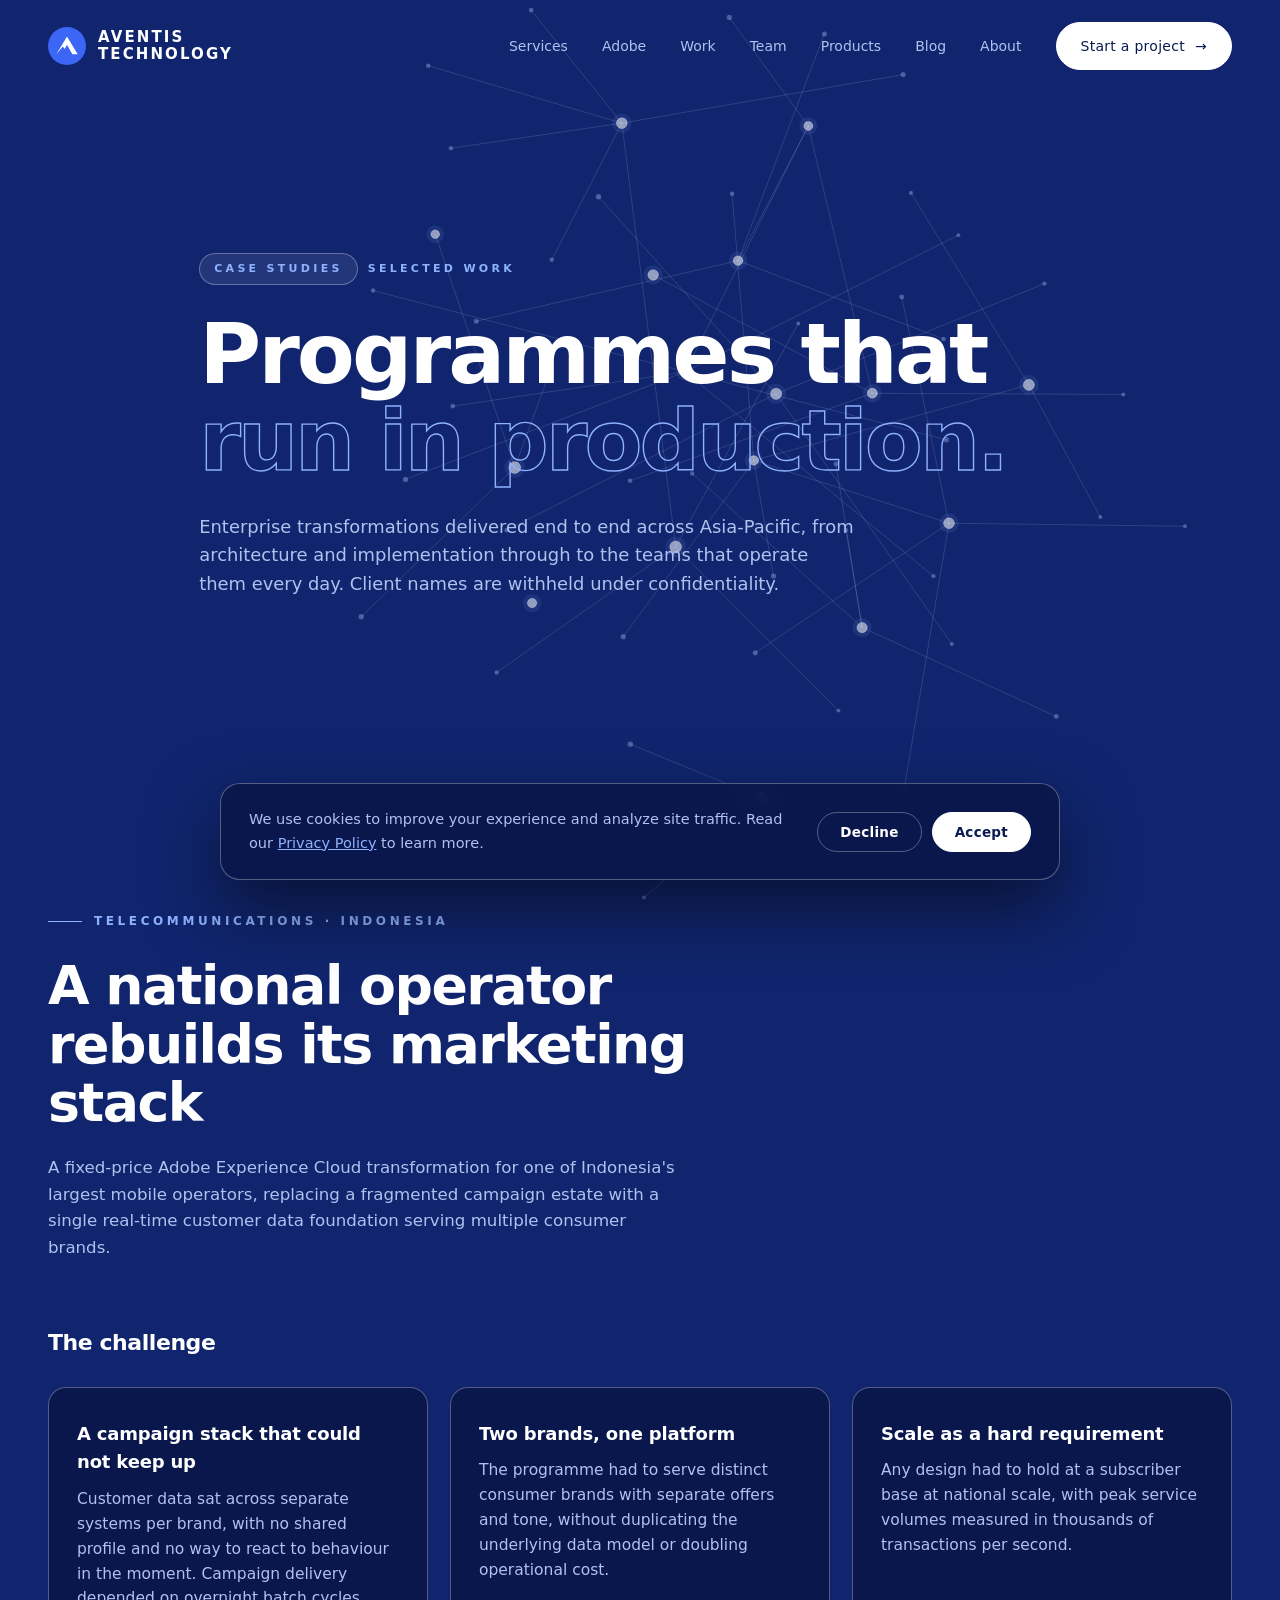
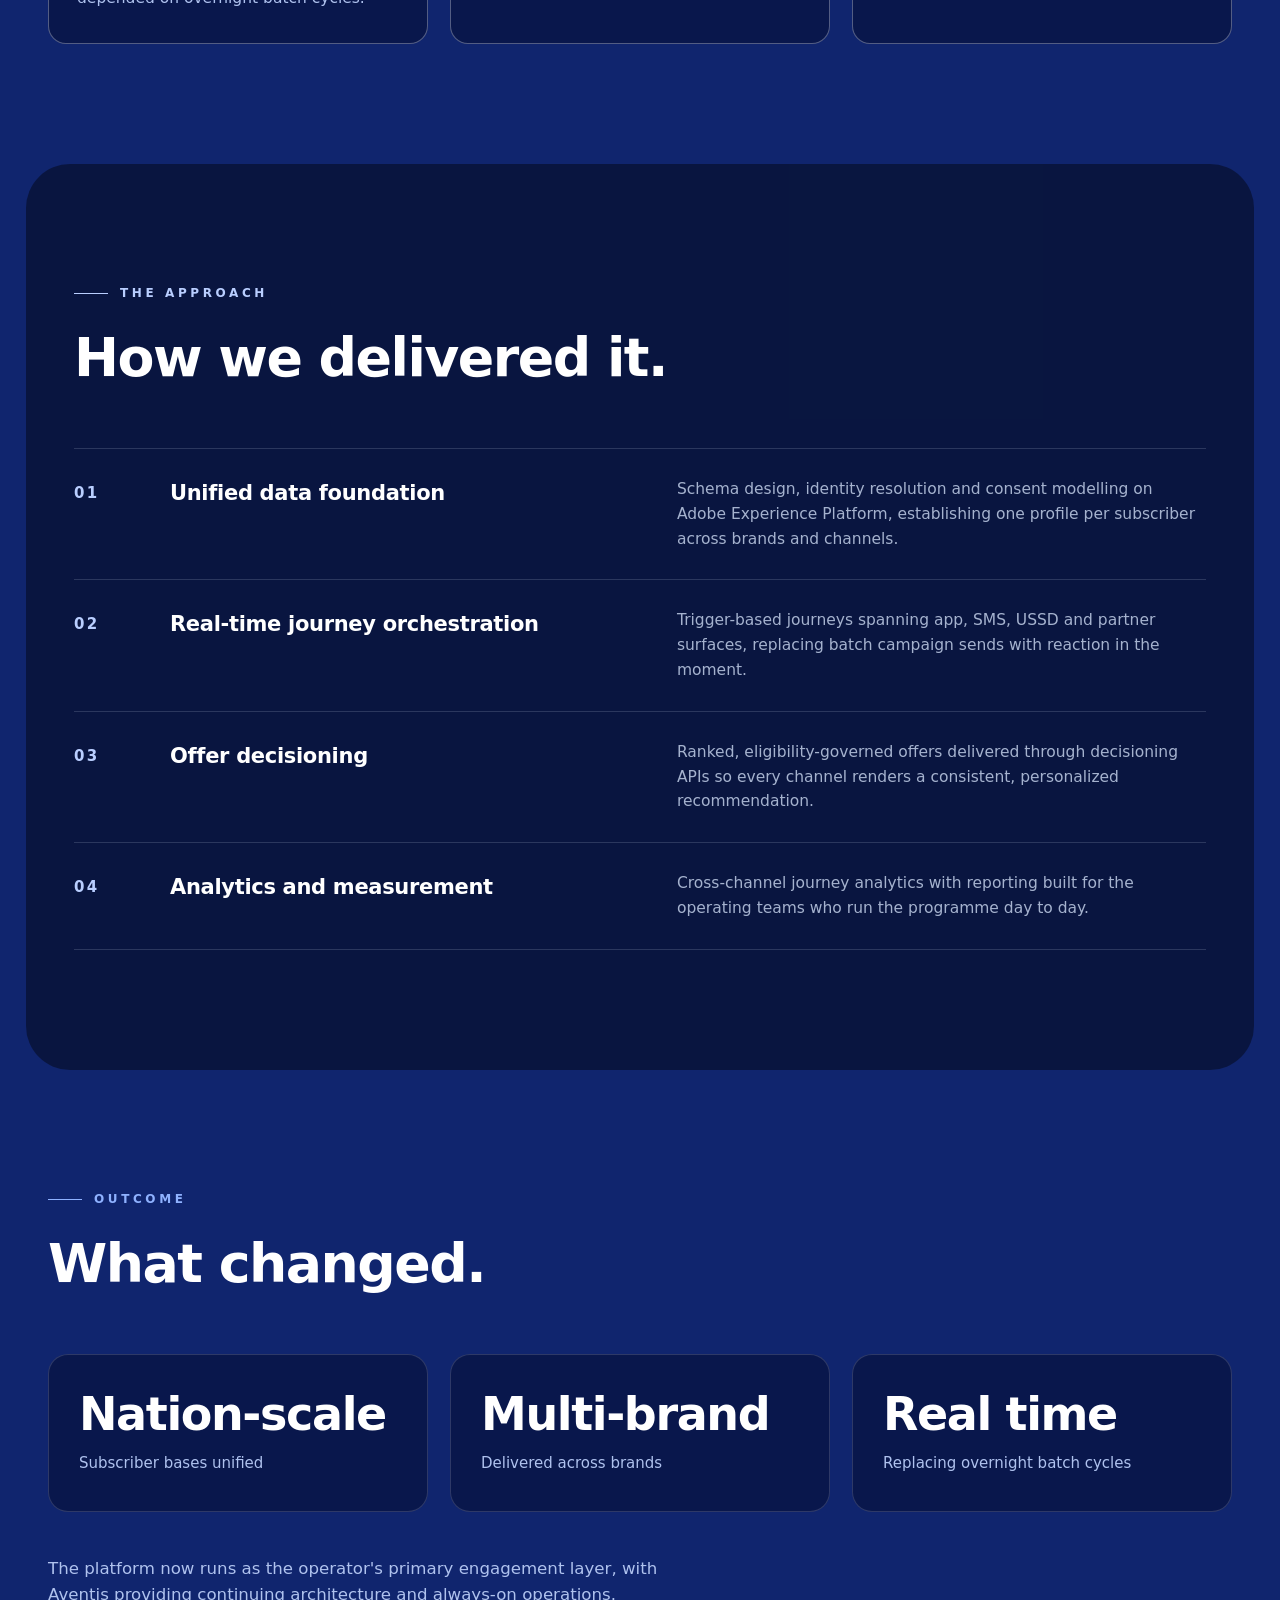
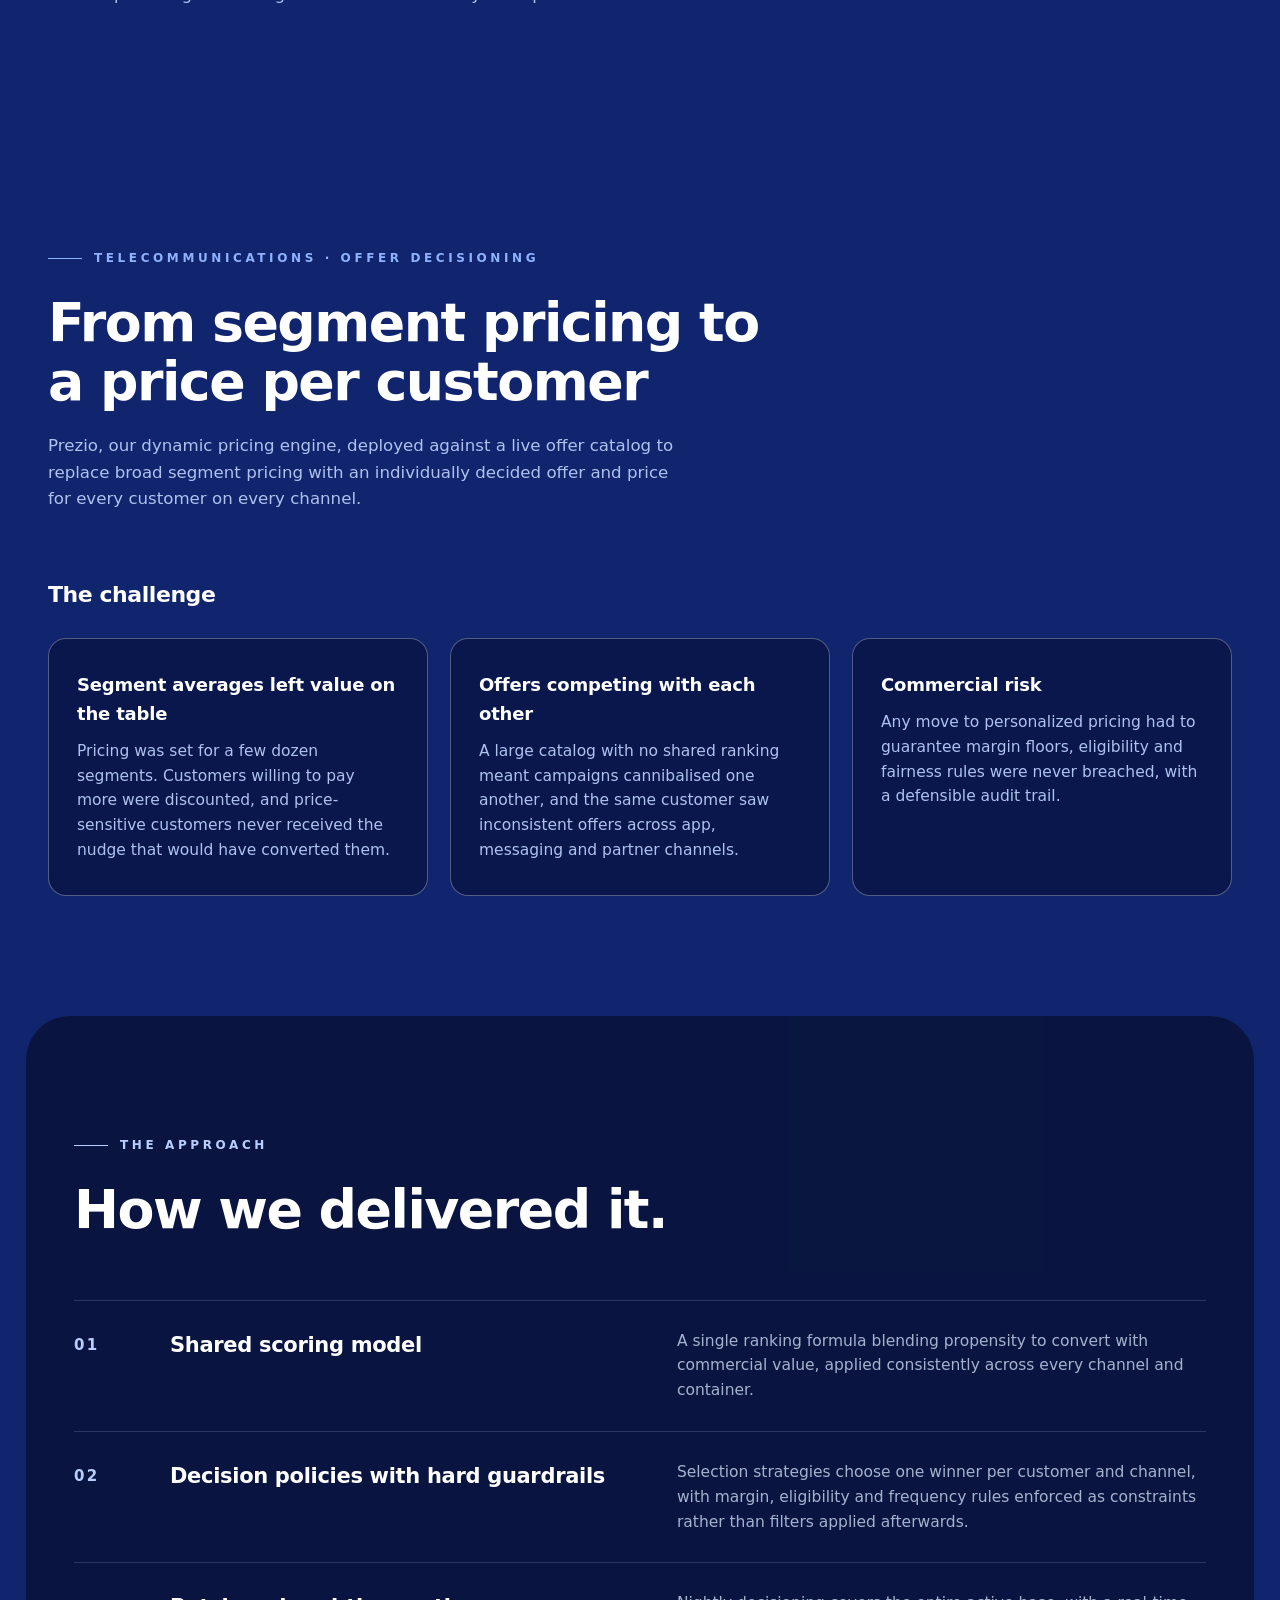
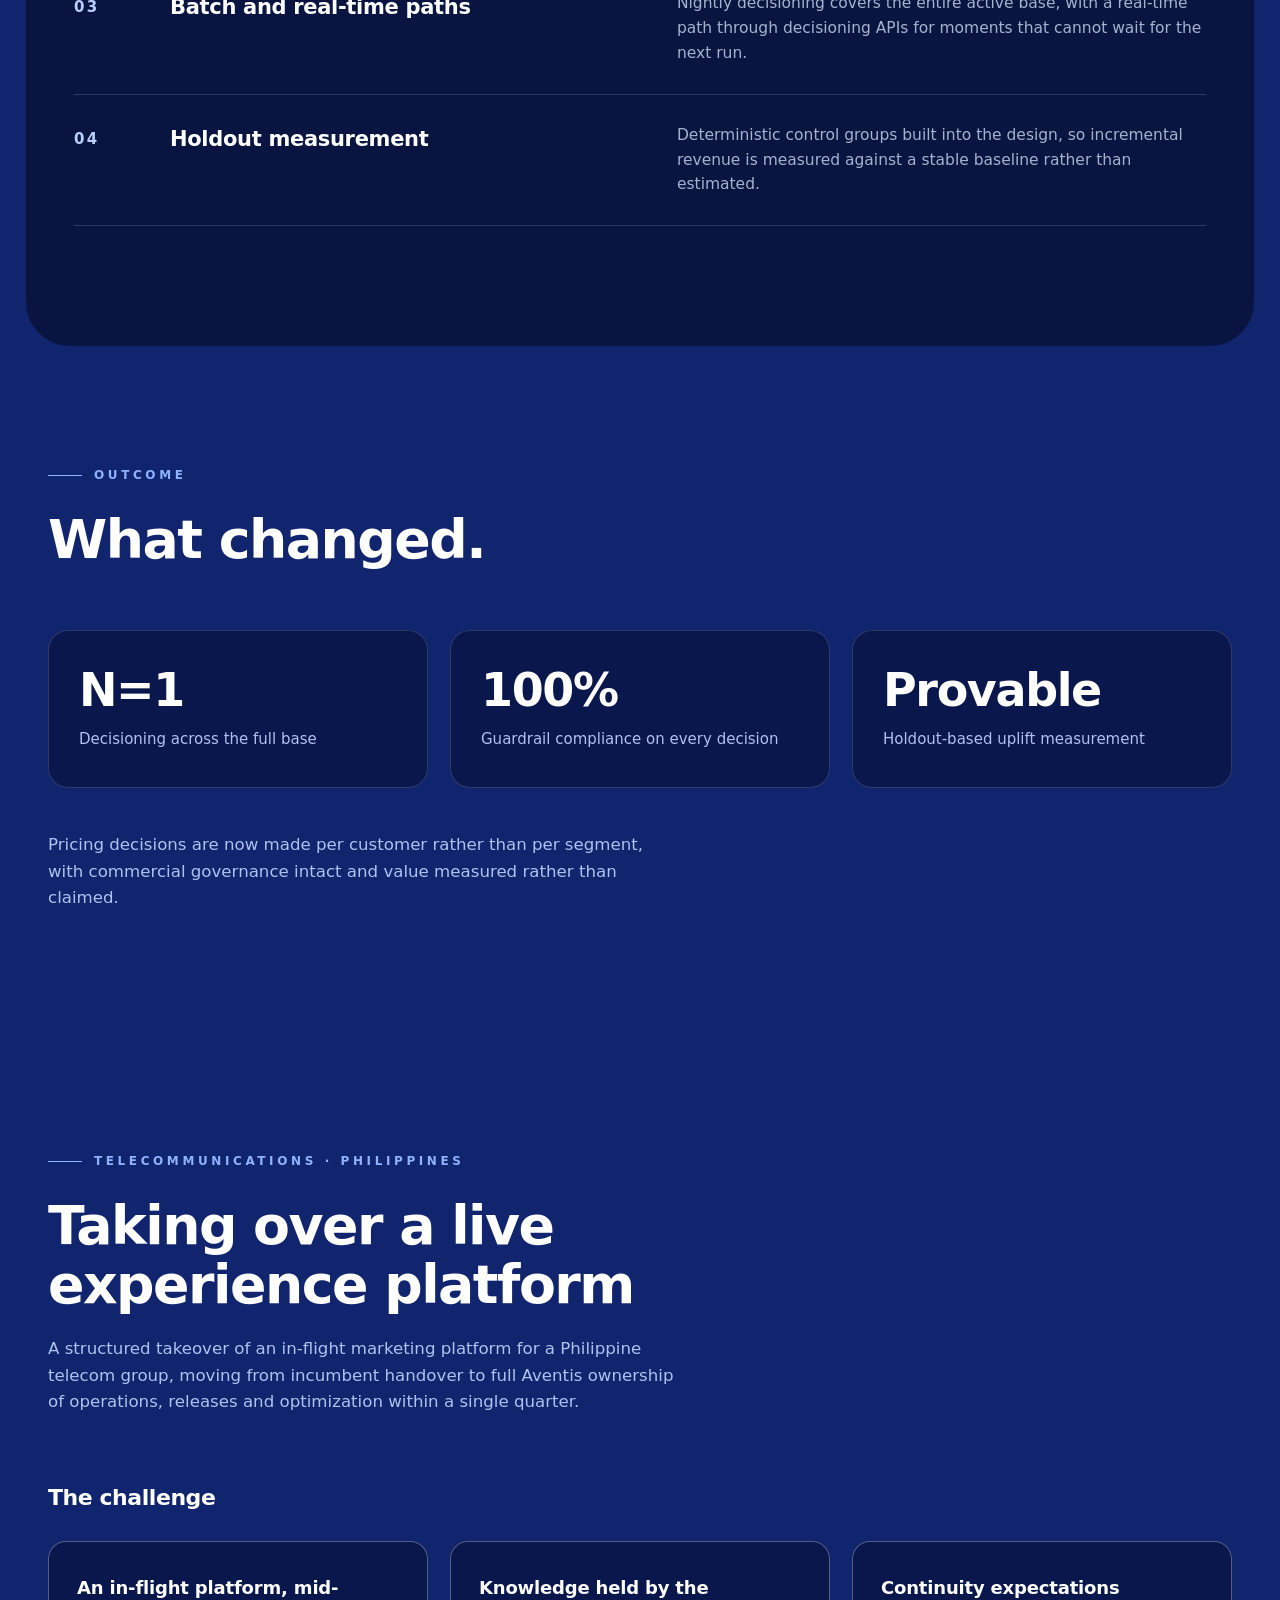
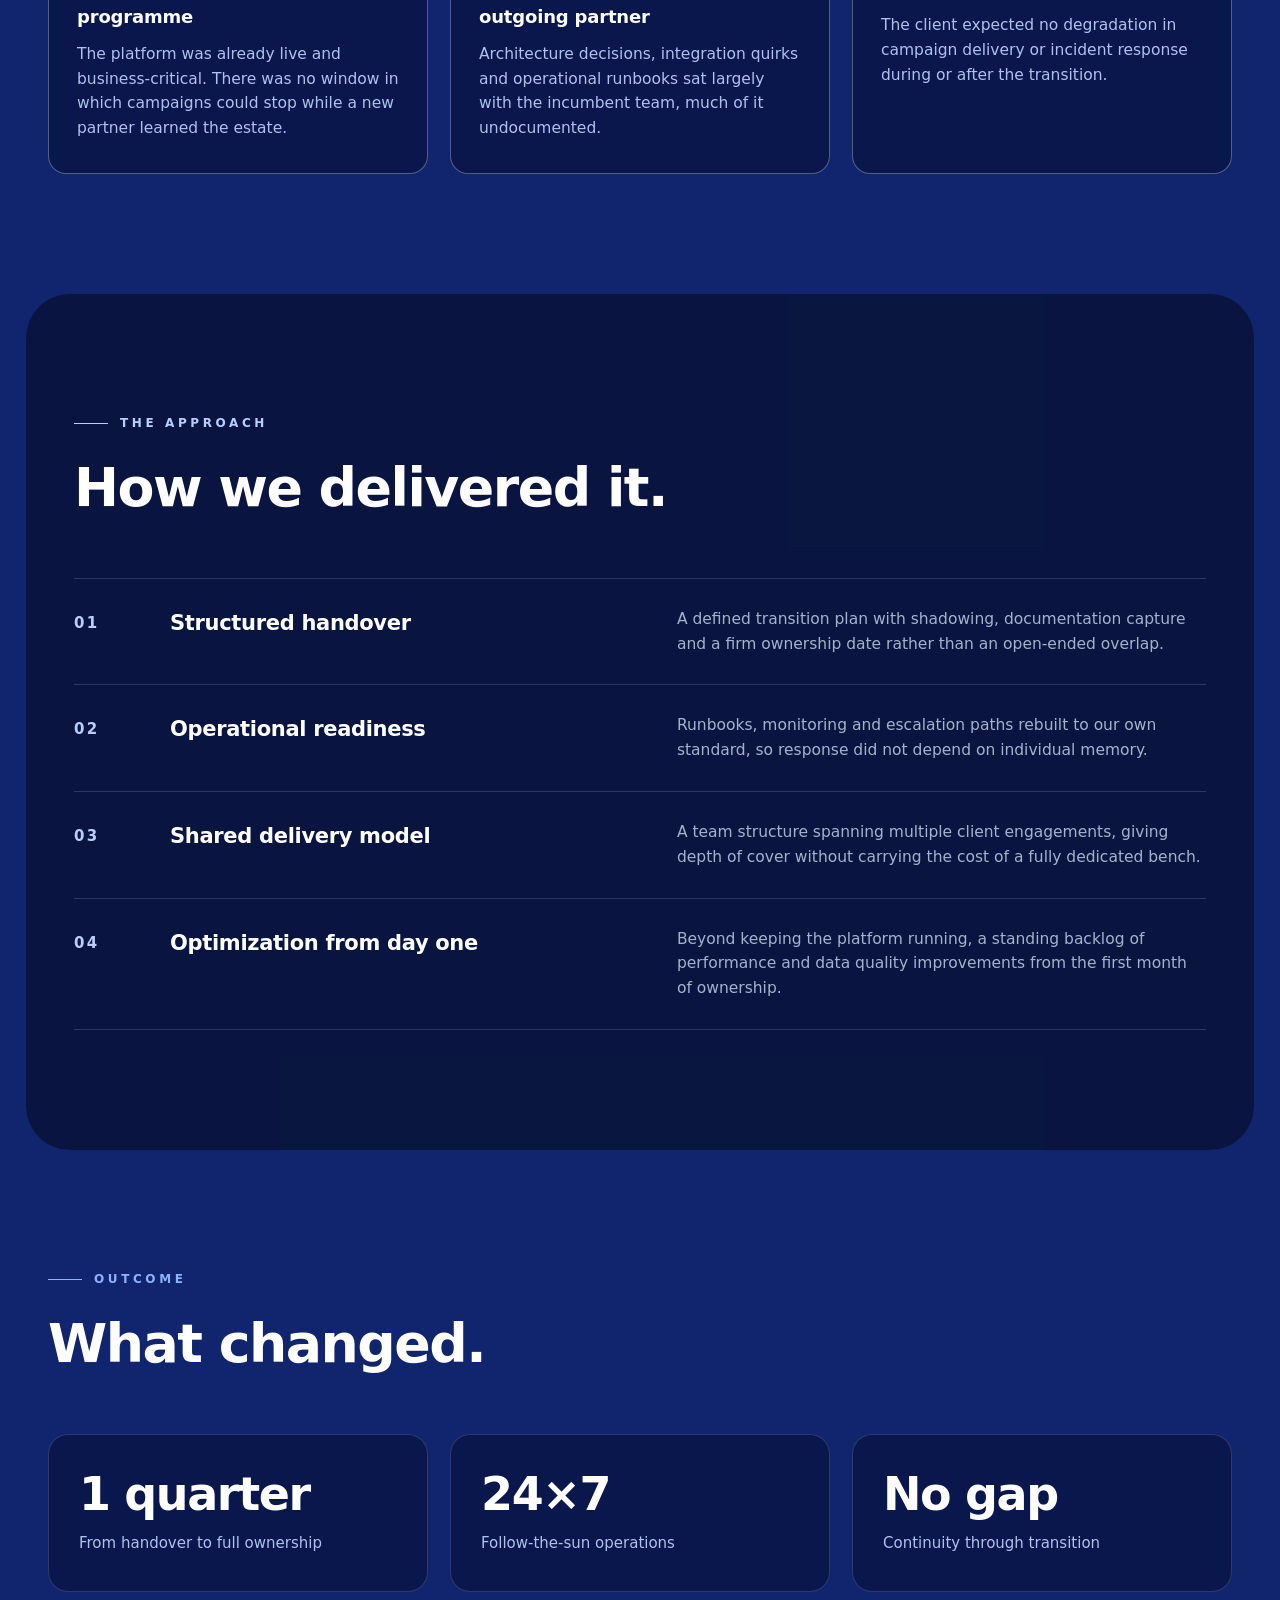
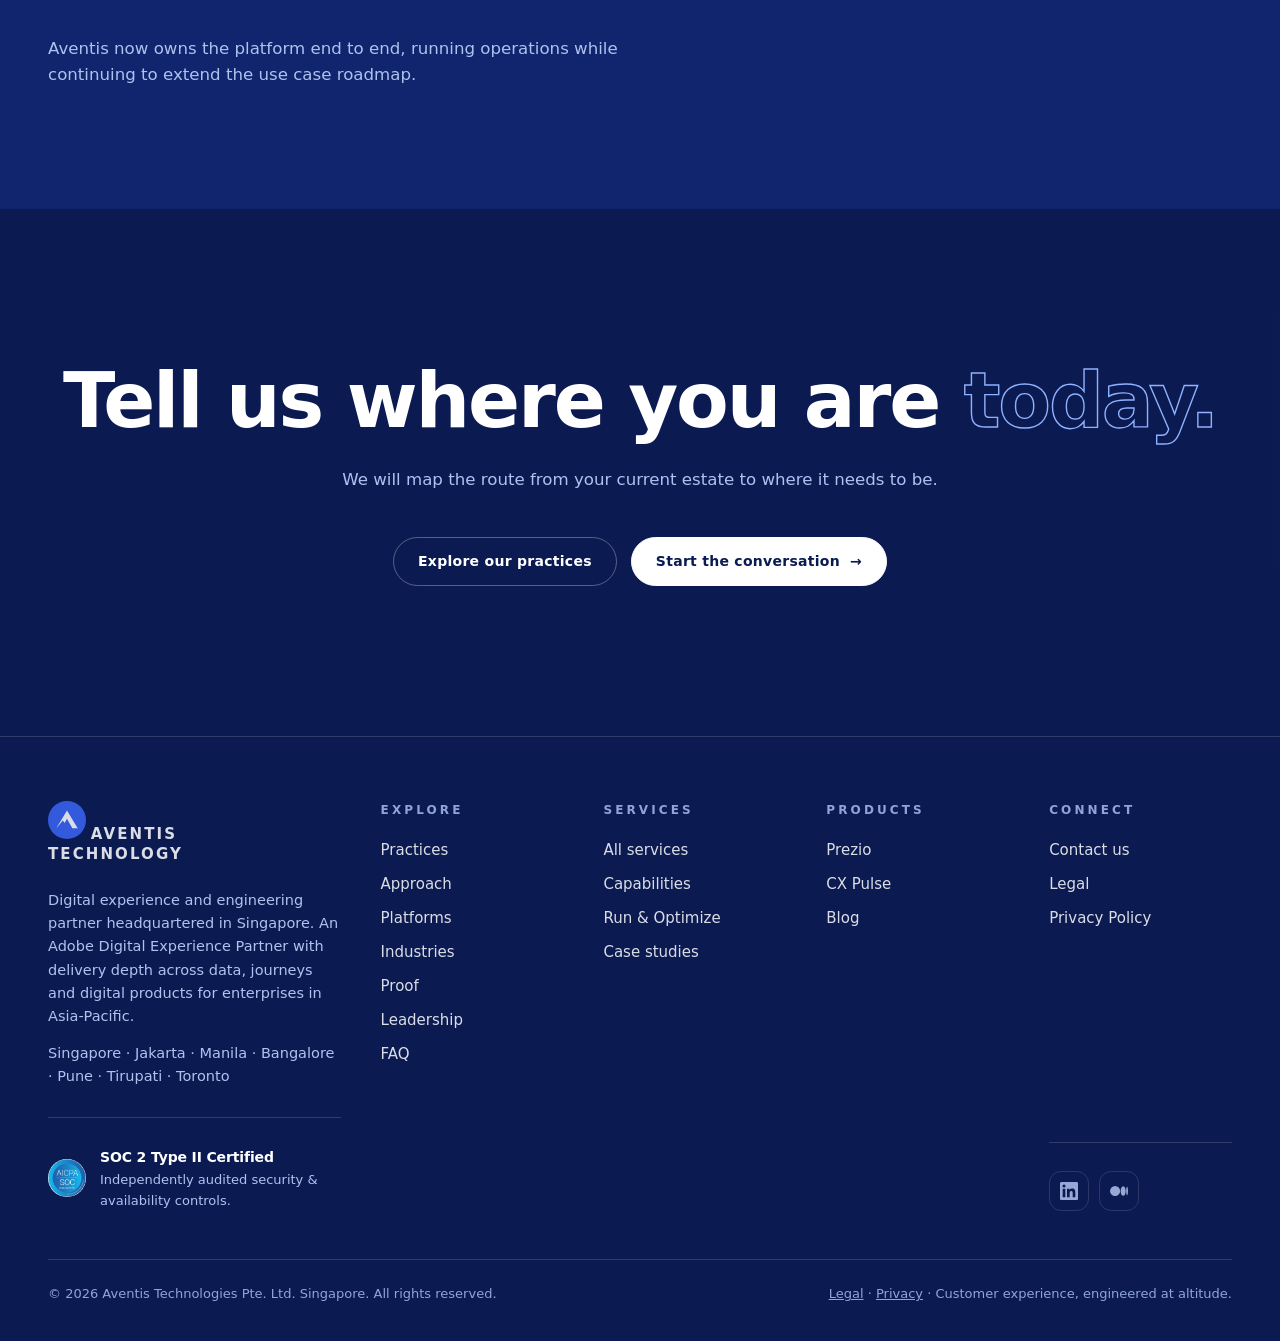
<file: case-studies.html>
<!DOCTYPE html>
<html lang="en">
<head>
<meta charset="UTF-8">
<meta name="viewport" content="width=device-width, initial-scale=1.0">
<title>Case Studies | Adobe Implementation Partner APAC | Aventis Technology</title>
<meta name="description" content="Adobe Experience Cloud, dynamic pricing and managed services case studies from Aventis Technology, an Adobe implementation partner serving telecommunications, financial services and travel clients across Asia-Pacific.">
<link rel="canonical" href="https://www.aventistechnology.com/case-studies">
<meta name="robots" content="index,follow,max-snippet:-1">
<link rel="preconnect" href="https://api.fontshare.com">
<link href="https://api.fontshare.com/v2/css?f[]=switzer@300,400,500,600,700&display=swap" rel="stylesheet">
<link rel="stylesheet" href="assets/site.css">
<link rel="icon" type="image/svg+xml" href='data:image/svg+xml,<svg xmlns="http://www.w3.org/2000/svg" viewBox="0 0 64 64"><circle cx="32" cy="32" r="32" fill="%233B66F6"/><path d="M14 46 L32 16 L50 46 L41 46 L32 30 L28 37 L25 33 Z" fill="white"/></svg>'>
<!-- Google tag (gtag.js) -->
<script async src="https://www.googletagmanager.com/gtag/js?id=G-EF3RHDYZ2T"></script>
<script>
  window.dataLayer = window.dataLayer || [];
  function gtag(){dataLayer.push(arguments);}
  gtag('js', new Date());
  gtag('config', 'G-EF3RHDYZ2T');
</script>
</head>
<body>
<canvas id="bg-field" aria-hidden="true"></canvas>
<nav id="nav">
  <a class="brand" href="/" aria-label="Aventis Technology home"><svg viewBox="0 0 64 64" xmlns="http://www.w3.org/2000/svg" aria-hidden="true"><circle cx="32" cy="32" r="32" fill="#3B66F6"/><path d="M14 46 L32 16 L50 46 L41 46 L32 30 L28 37 L25 33 Z" fill="#fff"/></svg><span class="wm">Aventis <b>Technology</b></span></a>
  <button id="menu-toggle" aria-label="Open menu" aria-expanded="false">&#9776;</button>
  <div class="nav-links" id="nav-links">
    <a href="/services">Services</a>
    <a href="/adobe">Adobe</a>
    <a href="/case-studies">Work</a>
    <a href="/team">Team</a>
    <a href="/#products">Products</a>
    <a href="/blog">Blog</a>
    <a href="/team">About</a>
    <a class="btn" href="/contact">Start a project <span class="arr">&rarr;</span></a>
  </div>
</nav>

<header class="phero">
  <div class="wrap">
    <span class="kick"><i>Case studies</i> Selected work</span>
    <h1>Programmes that <em>run in production.</em></h1>
    <p class="sub">Enterprise transformations delivered end to end across Asia-Pacific, from architecture and implementation through to the teams that operate them every day. Client names are withheld under confidentiality.</p>
  </div>
</header>

<section id="telco-martech">
  <div class="wrap">
    <div class="rv">
      <div class="sec-tag">Telecommunications · Indonesia</div>
      <h2>A national operator rebuilds its marketing stack</h2>
      <p class="lede">A fixed-price Adobe Experience Cloud transformation for one of Indonesia's largest mobile operators, replacing a fragmented campaign estate with a single real-time customer data foundation serving multiple consumer brands.</p>
    </div>
    <h3 style="font-family:var(--display);font-weight:600;font-size:22px;letter-spacing:-.02em;margin-top:64px" class="rv">The challenge</h3>
    <div class="strip-grid rv" style="margin-top:26px">
      <div class="pain"><b>A campaign stack that could not keep up</b><p>Customer data sat across separate systems per brand, with no shared profile and no way to react to behaviour in the moment. Campaign delivery depended on overnight batch cycles.</p></div>
      <div class="pain"><b>Two brands, one platform</b><p>The programme had to serve distinct consumer brands with separate offers and tone, without duplicating the underlying data model or doubling operational cost.</p></div>
      <div class="pain"><b>Scale as a hard requirement</b><p>Any design had to hold at a subscriber base at national scale, with peak service volumes measured in thousands of transactions per second.</p></div>
    </div>
  </div>
</section>
<section class="flow">
  <div class="wrap">
    <div class="rv"><div class="sec-tag">The approach</div><h2>How we delivered it.</h2></div>
    <div class="steps rv">
      <div class="stp"><span class="num">01</span><h3>Unified data foundation</h3><p>Schema design, identity resolution and consent modelling on Adobe Experience Platform, establishing one profile per subscriber across brands and channels.</p></div>
      <div class="stp"><span class="num">02</span><h3>Real-time journey orchestration</h3><p>Trigger-based journeys spanning app, SMS, USSD and partner surfaces, replacing batch campaign sends with reaction in the moment.</p></div>
      <div class="stp"><span class="num">03</span><h3>Offer decisioning</h3><p>Ranked, eligibility-governed offers delivered through decisioning APIs so every channel renders a consistent, personalized recommendation.</p></div>
      <div class="stp"><span class="num">04</span><h3>Analytics and measurement</h3><p>Cross-channel journey analytics with reporting built for the operating teams who run the programme day to day.</p></div>
    </div>
  </div>
</section>
<section>
  <div class="wrap">
    <div class="rv"><div class="sec-tag">Outcome</div><h2>What changed.</h2></div>
    <div class="outs rv">
      <div class="out"><b>Nation-scale</b><small>Subscriber bases unified</small></div>
      <div class="out"><b>Multi-brand</b><small>Delivered across brands</small></div>
      <div class="out"><b>Real time</b><small>Replacing overnight batch cycles</small></div>
    </div>
    <p class="lede rv" style="margin-top:44px">The platform now runs as the operator's primary engagement layer, with Aventis providing continuing architecture and always-on operations.</p>
  </div>
</section>

<section id="pricing">
  <div class="wrap">
    <div class="rv">
      <div class="sec-tag">Telecommunications · Offer decisioning</div>
      <h2>From segment pricing to a price per customer</h2>
      <p class="lede">Prezio, our dynamic pricing engine, deployed against a live offer catalog to replace broad segment pricing with an individually decided offer and price for every customer on every channel.</p>
    </div>
    <h3 style="font-family:var(--display);font-weight:600;font-size:22px;letter-spacing:-.02em;margin-top:64px" class="rv">The challenge</h3>
    <div class="strip-grid rv" style="margin-top:26px">
      <div class="pain"><b>Segment averages left value on the table</b><p>Pricing was set for a few dozen segments. Customers willing to pay more were discounted, and price-sensitive customers never received the nudge that would have converted them.</p></div>
      <div class="pain"><b>Offers competing with each other</b><p>A large catalog with no shared ranking meant campaigns cannibalised one another, and the same customer saw inconsistent offers across app, messaging and partner channels.</p></div>
      <div class="pain"><b>Commercial risk</b><p>Any move to personalized pricing had to guarantee margin floors, eligibility and fairness rules were never breached, with a defensible audit trail.</p></div>
    </div>
  </div>
</section>
<section class="flow">
  <div class="wrap">
    <div class="rv"><div class="sec-tag">The approach</div><h2>How we delivered it.</h2></div>
    <div class="steps rv">
      <div class="stp"><span class="num">01</span><h3>Shared scoring model</h3><p>A single ranking formula blending propensity to convert with commercial value, applied consistently across every channel and container.</p></div>
      <div class="stp"><span class="num">02</span><h3>Decision policies with hard guardrails</h3><p>Selection strategies choose one winner per customer and channel, with margin, eligibility and frequency rules enforced as constraints rather than filters applied afterwards.</p></div>
      <div class="stp"><span class="num">03</span><h3>Batch and real-time paths</h3><p>Nightly decisioning covers the entire active base, with a real-time path through decisioning APIs for moments that cannot wait for the next run.</p></div>
      <div class="stp"><span class="num">04</span><h3>Holdout measurement</h3><p>Deterministic control groups built into the design, so incremental revenue is measured against a stable baseline rather than estimated.</p></div>
    </div>
  </div>
</section>
<section>
  <div class="wrap">
    <div class="rv"><div class="sec-tag">Outcome</div><h2>What changed.</h2></div>
    <div class="outs rv">
      <div class="out"><b>N=1</b><small>Decisioning across the full base</small></div>
      <div class="out"><b>100%</b><small>Guardrail compliance on every decision</small></div>
      <div class="out"><b>Provable</b><small>Holdout-based uplift measurement</small></div>
    </div>
    <p class="lede rv" style="margin-top:44px">Pricing decisions are now made per customer rather than per segment, with commercial governance intact and value measured rather than claimed.</p>
  </div>
</section>

<section id="managed-services">
  <div class="wrap">
    <div class="rv">
      <div class="sec-tag">Telecommunications · Philippines</div>
      <h2>Taking over a live experience platform</h2>
      <p class="lede">A structured takeover of an in-flight marketing platform for a Philippine telecom group, moving from incumbent handover to full Aventis ownership of operations, releases and optimization within a single quarter.</p>
    </div>
    <h3 style="font-family:var(--display);font-weight:600;font-size:22px;letter-spacing:-.02em;margin-top:64px" class="rv">The challenge</h3>
    <div class="strip-grid rv" style="margin-top:26px">
      <div class="pain"><b>An in-flight platform, mid-programme</b><p>The platform was already live and business-critical. There was no window in which campaigns could stop while a new partner learned the estate.</p></div>
      <div class="pain"><b>Knowledge held by the outgoing partner</b><p>Architecture decisions, integration quirks and operational runbooks sat largely with the incumbent team, much of it undocumented.</p></div>
      <div class="pain"><b>Continuity expectations</b><p>The client expected no degradation in campaign delivery or incident response during or after the transition.</p></div>
    </div>
  </div>
</section>
<section class="flow">
  <div class="wrap">
    <div class="rv"><div class="sec-tag">The approach</div><h2>How we delivered it.</h2></div>
    <div class="steps rv">
      <div class="stp"><span class="num">01</span><h3>Structured handover</h3><p>A defined transition plan with shadowing, documentation capture and a firm ownership date rather than an open-ended overlap.</p></div>
      <div class="stp"><span class="num">02</span><h3>Operational readiness</h3><p>Runbooks, monitoring and escalation paths rebuilt to our own standard, so response did not depend on individual memory.</p></div>
      <div class="stp"><span class="num">03</span><h3>Shared delivery model</h3><p>A team structure spanning multiple client engagements, giving depth of cover without carrying the cost of a fully dedicated bench.</p></div>
      <div class="stp"><span class="num">04</span><h3>Optimization from day one</h3><p>Beyond keeping the platform running, a standing backlog of performance and data quality improvements from the first month of ownership.</p></div>
    </div>
  </div>
</section>
<section>
  <div class="wrap">
    <div class="rv"><div class="sec-tag">Outcome</div><h2>What changed.</h2></div>
    <div class="outs rv">
      <div class="out"><b>1 quarter</b><small>From handover to full ownership</small></div>
      <div class="out"><b>24×7</b><small>Follow-the-sun operations</small></div>
      <div class="out"><b>No gap</b><small>Continuity through transition</small></div>
    </div>
    <p class="lede rv" style="margin-top:44px">Aventis now owns the platform end to end, running operations while continuing to extend the use case roadmap.</p>
  </div>
</section>

<section class="pcta">
  <div class="wrap">
    <h2>Tell us where you are <em>today.</em></h2>
    <p class="lede">We will map the route from your current estate to where it needs to be.</p>
    <div class="cta-btns">
      <a class="btn ghost" href="/#practices">Explore our practices</a>
      <a class="btn" href="/contact">Start the conversation <span class="arr">&rarr;</span></a>
    </div>
  </div>
</section>
<footer>
  <div class="foot">
    <div class="about">
      <a class="brand" href="/" aria-label="Aventis Technology">
        <svg viewBox="0 0 64 64" width="34" height="34" xmlns="http://www.w3.org/2000/svg" aria-hidden="true"><circle cx="32" cy="32" r="32" fill="#3B66F6"/><path d="M14 46 L32 16 L50 46 L41 46 L32 30 L28 37 L25 33 Z" fill="#fff"/></svg>
        <span class="wm">Aventis <b>Technology</b></span>
      </a>
      <p>Digital experience and engineering partner headquartered in Singapore. An Adobe Digital Experience Partner with delivery depth across data, journeys and digital products for enterprises in Asia-Pacific.</p>
      <p style="margin-top:14px">Singapore &middot; Jakarta &middot; Manila &middot; Bangalore &middot; Pune &middot; Tirupati &middot; Toronto</p>
      <div class="trust">
        <img src="images/soc2-badge.png" alt="AICPA SOC 2 Type II certified" width="38" height="38" loading="lazy">
        <div>
          <b>SOC 2 Type II Certified</b>
          <span>Independently audited security &amp; availability controls.</span>
        </div>
      </div>
    </div>
    <div>
      <h4>Explore</h4>
      <a href="/#practices">Practices</a>
      <a href="/#approach">Approach</a>
      <a href="/#platforms">Platforms</a>
      <a href="/#industries">Industries</a>
      <a href="/#proof">Proof</a>
      <a href="/team">Leadership</a>
      <a href="/#faq">FAQ</a>
    </div>
    <div>
      <h4>Services</h4>
      <a href="/services">All services</a>
      <a href="/#services">Capabilities</a>
      <a href="/#operate">Run &amp; Optimize</a>
      <a href="/case-studies">Case studies</a>
    </div>
    <div>
      <h4>Products</h4>
      <a href="/prezio">Prezio</a>
      <a href="/cx-pulse">CX Pulse</a>
      <a href="/blog">Blog</a>
    </div>
    <div>
      <h4>Connect</h4>
      <a href="/contact">Contact us</a>
      <a href="/legal">Legal</a>
      <a href="/privacy">Privacy Policy</a>
      <div class="socials">
        <a href="https://www.linkedin.com/company/aventis-aitechnology/" target="_blank" rel="noopener" aria-label="Aventis Technology on LinkedIn" title="LinkedIn">
          <svg viewBox="0 0 24 24" aria-hidden="true"><path d="M20.45 20.45h-3.56v-5.57c0-1.33-.03-3.04-1.85-3.04-1.85 0-2.14 1.45-2.14 2.94v5.67H9.35V9h3.41v1.56h.05a3.74 3.74 0 0 1 3.37-1.85c3.6 0 4.27 2.37 4.27 5.46v6.28zM5.34 7.43a2.07 2.07 0 1 1 0-4.14 2.07 2.07 0 0 1 0 4.14zM7.12 20.45H3.55V9h3.57v11.45zM22.22 0H1.77C.79 0 0 .77 0 1.72v20.56C0 23.23.79 24 1.77 24h20.45c.98 0 1.78-.77 1.78-1.72V1.72C24 .77 23.2 0 22.22 0z"/></svg>
        </a>
        <a href="https://medium.com/@vamsi.reddy_43948" target="_blank" rel="noopener" aria-label="Aventis Technology on Medium" title="Medium">
          <svg viewBox="0 0 24 24" aria-hidden="true"><path d="M13.54 12a6.8 6.8 0 0 1-6.77 6.82A6.8 6.8 0 0 1 0 12a6.8 6.8 0 0 1 6.77-6.82A6.8 6.8 0 0 1 13.54 12zM20.96 12c0 3.54-1.51 6.42-3.38 6.42-1.87 0-3.39-2.88-3.39-6.42s1.52-6.42 3.39-6.42 3.38 2.88 3.38 6.42zM24 12c0 3.17-.53 5.75-1.19 5.75-.66 0-1.19-2.58-1.19-5.75s.53-5.75 1.19-5.75C23.47 6.25 24 8.83 24 12z"/></svg>
        </a>
      </div>
    </div>
  </div>
  <div class="legal">
    <span>&copy; 2026 Aventis Technologies Pte. Ltd. Singapore. All rights reserved.</span>
    <span><a href="/legal" style="color:inherit">Legal</a> &middot; <a href="/privacy" style="color:inherit">Privacy</a> &middot; Customer experience, engineered at altitude.</span>
  </div>
</footer>
<script>
(function(){"use strict";
var reduced=window.matchMedia('(prefers-reduced-motion: reduce)').matches;
var nav=document.getElementById('nav'),links=document.getElementById('nav-links'),tg=document.getElementById('menu-toggle');
tg.addEventListener('click',function(){var o=links.classList.toggle('open');tg.textContent=o?'\u2715':'\u2630';tg.setAttribute('aria-expanded',o);});
links.querySelectorAll('a').forEach(function(a){a.addEventListener('click',function(){links.classList.remove('open');tg.textContent='\u2630';});});
window.addEventListener('scroll',function(){nav.classList.toggle('scrolled',window.scrollY>40);},{passive:true});
var io=new IntersectionObserver(function(es){es.forEach(function(e){if(e.isIntersecting){e.target.classList.add('in');io.unobserve(e.target);}});},{threshold:.15});
document.querySelectorAll('.rv').forEach(function(e){io.observe(e);});
document.body.classList.add('ready');
/* ================= Living background =================
   Two engines. Switch with <body data-bg="cells"> for the Voronoi
   field; the default is the identity graph.                       */
var BG = (document.body.getAttribute('data-bg')||'graph');
var isSmall = window.innerWidth < 760;
var heroP = 0, ptrX = -9999, ptrY = -9999;
var cv = document.getElementById('bg-field');
window.addEventListener('pointermove',function(e){
  var r=cv?cv.getBoundingClientRect():null; if(!r) return;
  ptrX=e.clientX-r.left; ptrY=e.clientY-r.top;
},{passive:true});
document.addEventListener('pointerleave',function(){ ptrX=-9999; ptrY=-9999; });
/* ================= Living field: Voronoi resolution =================
   Cells drift like segments. Every few seconds a region resolves into
   individuals, then settles back. Segments to N=1, as a background.   */
function initCells(){
var ctx = cv.getContext('2d');
var W=0,H=0,PAD=0,sites=[],nextBurst=0;
var seed = 20260815;
function rnd(){ seed=(seed*1103515245+12345)&0x7fffffff; return (seed%100000)/100000; }
function circum(a,b,c){
  var d=2*(a.x*(b.y-c.y)+b.x*(c.y-a.y)+c.x*(a.y-b.y));
  if(d<1e-7&&d>-1e-7) return null;
  var s1=a.x*a.x+a.y*a.y,s2=b.x*b.x+b.y*b.y,s3=c.x*c.x+c.y*c.y;
  var ux=(s1*(b.y-c.y)+s2*(c.y-a.y)+s3*(a.y-b.y))/d;
  var uy=(s1*(c.x-b.x)+s2*(a.x-c.x)+s3*(b.x-a.x))/d;
  return {x:ux,y:uy,r2:(ux-a.x)*(ux-a.x)+(uy-a.y)*(uy-a.y)};
}
function build(){
  var n=sites.length, big=Math.max(W,H)*12;
  var p=sites.concat([{x:W/2-big,y:H/2-big},{x:W/2+big,y:H/2-big},{x:W/2,y:H/2+big}]);
  var tris=[{a:n,b:n+1,c:n+2,cc:circum(p[n],p[n+1],p[n+2])}];
  for(var i=0;i<n;i++){
    var edges=[];
    for(var t=tris.length-1;t>=0;t--){
      var T=tris[t],cc=T.cc;
      if(!cc){ tris.splice(t,1); continue; }
      var dx=p[i].x-cc.x, dy=p[i].y-cc.y;
      if(dx*dx+dy*dy<cc.r2){ edges.push([T.a,T.b],[T.b,T.c],[T.c,T.a]); tris.splice(t,1); }
    }
    for(var e=0;e<edges.length;e++){
      var dup=false;
      for(var f=0;f<edges.length;f++){
        if(e!==f&&((edges[e][0]===edges[f][0]&&edges[e][1]===edges[f][1])||(edges[e][0]===edges[f][1]&&edges[e][1]===edges[f][0]))){dup=true;break;}
      }
      if(!dup){ var T2={a:edges[e][0],b:edges[e][1],c:i}; T2.cc=circum(p[T2.a],p[T2.b],p[T2.c]); if(T2.cc) tris.push(T2); }
    }
  }
  /* dual: a Voronoi edge joins the circumcentres of two adjacent triangles */
  var map={},out=[];
  for(var t2=0;t2<tris.length;t2++){
    var T3=tris[t2], es=[[T3.a,T3.b],[T3.b,T3.c],[T3.c,T3.a]];
    for(var q=0;q<3;q++){
      var i0=es[q][0], i1=es[q][1];
      if(i0>=n||i1>=n) continue;
      var k=(i0<i1?i0:i1)+'_'+(i0<i1?i1:i0);
      (map[k]=map[k]||[]).push(T3.cc);
      map[k].i0=i0; map[k].i1=i1;
    }
  }
  for(var k2 in map){ var m=map[k2]; if(m.length===2) out.push([m[0],m[1],m.i0,m.i1]); }
  return out;
}
function seedSites(){
  sites=[]; PAD=Math.max(W,H)*0.20;
  var n=isSmall?26:48;
  for(var i=0;i<n;i++) sites.push({
    x:-PAD+rnd()*(W+2*PAD), y:-PAD+rnd()*(H+2*PAD),
    vx:(rnd()-.5)*0.13, vy:(rnd()-.5)*0.13, a:1, burst:0 });
}
function resize(){
  var d=Math.min(window.devicePixelRatio||1,2);
  W=cv.offsetWidth; H=cv.offsetHeight;
  cv.width=Math.round(W*d); cv.height=Math.round(H*d);
  ctx.setTransform(d,0,0,d,0,0);
  seedSites();
}
function burst(now){
  /* one region resolves from a segment into individuals */
  var bx=W*(0.18+rnd()*0.64), by=H*(0.18+rnd()*0.64);
  var n=isSmall?8:13;
  for(var i=0;i<n;i++){
    var ang=rnd()*6.2832, r=34+rnd()*(isSmall?110:180);
    sites.push({x:bx+Math.cos(ang)*r, y:by+Math.sin(ang)*r,
      vx:(rnd()-.5)*0.07, vy:(rnd()-.5)*0.07, a:0, burst:1, born:now, life:5200});
  }
  nextBurst = now + 4200 + rnd()*3200;
}
function step(now){
  for(var i=sites.length-1;i>=0;i--){
    var s=sites[i];
    s.x+=s.vx; s.y+=s.vy;
    if(s.x<-PAD)s.x=W+PAD; if(s.x>W+PAD)s.x=-PAD;
    if(s.y<-PAD)s.y=H+PAD; if(s.y>H+PAD)s.y=-PAD;
    if(ptrX>-9000){                                  /* cells swell around the pointer */
      var dx=s.x-ptrX, dy=s.y-ptrY, d2=dx*dx+dy*dy;
      if(d2<44000&&d2>1){ var f=(1-d2/44000)*0.85, d=Math.sqrt(d2); s.x+=dx/d*f; s.y+=dy/d*f; }
    }
    if(s.burst){
      var age=now-s.born;
      s.a = age<900 ? age/900 : (age>s.life-900 ? Math.max(0,(s.life-age)/900) : 1);
      if(age>s.life) sites.splice(i,1);
    }
  }
  if(now>nextBurst) burst(now);
}
function draw(){
  var edges=build();
  ctx.clearRect(0,0,W,H);
  /* quiet base mesh first, resolved cells over the top */
  ctx.lineCap='round';
  for(var pass=0;pass<2;pass++){
    ctx.beginPath();
    var any=false;
    for(var i=0;i<edges.length;i++){
      var e=edges[i], s0=sites[e[2]], s1=sites[e[3]];
      if(!s0||!s1) continue;
      var hot=(s0.burst||s1.burst)?1:0;
      if(hot!==pass) continue;
      ctx.moveTo(e[0].x,e[0].y); ctx.lineTo(e[1].x,e[1].y); any=true;
    }
    if(!any) continue;
    if(pass===0){ ctx.strokeStyle='rgba(255,255,255,.16)'; ctx.lineWidth=1; }
    else{ ctx.strokeStyle='rgba(185,206,255,.42)'; ctx.lineWidth=1.5; }
    ctx.stroke();
  }
  for(var j=0;j<sites.length;j++){
    var s=sites[j];
    if(s.x<-20||s.x>W+20||s.y<-20||s.y>H+20) continue;
    ctx.beginPath();
    ctx.arc(s.x,s.y,s.burst?2.6:1.8,0,6.2832);
    ctx.fillStyle = s.burst ? 'rgba(255,255,255,'+(0.75*s.a)+')' : 'rgba(255,255,255,.28)';
    ctx.fill();
    if(s.burst&&s.a>0.2){
      ctx.beginPath(); ctx.arc(s.x,s.y,9+(1-s.a)*10,0,6.2832);
      ctx.strokeStyle='rgba(185,206,255,'+(0.22*s.a)+')'; ctx.lineWidth=1; ctx.stroke();
    }
  }
}
resize(); draw();
window.addEventListener('resize',function(){ isSmall=window.innerWidth<760; resize(); draw(); });
window.addEventListener('pointermove',function(e){
  var r=cv.getBoundingClientRect(); ptrX=e.clientX-r.left; ptrY=e.clientY-r.top;
},{passive:true});
document.addEventListener('pointerleave',function(){ ptrX=-9999; ptrY=-9999; });
var frame=0;
function loop(){
  frame++;
  if(!(isSmall&&(frame&1))){ step(performance.now()); draw(); }
  requestAnimationFrame(loop);
}
if(!reduced) requestAnimationFrame(loop);
}
function initGraph(){
var ctx=cv.getContext('2d');
var W=0,H=0,nodes=[],links=[],pulses=[],nextEvt=0,seed=20260815;
function rnd(){ seed=(seed*1103515245+12345)&0x7fffffff; return (seed%100000)/100000; }
function seedGraph(){
  nodes=[];links=[];pulses=[];
  var N=isSmall?30:58, cores=Math.round(N*0.28);
  for(var i=0;i<N;i++) nodes.push({x:rnd()*W,y:rnd()*H,vx:0,vy:0,
    core:i<cores, r:i<cores?(4.2+rnd()*1.8):(1.9+rnd()*0.9), a:1});
  for(var j=cores;j<N;j++) links.push({s:j,t:Math.floor(rnd()*cores),L:70+rnd()*62,a:1});
  for(var k=0;k<cores;k++) if(rnd()<0.55) links.push({s:k,t:Math.floor(rnd()*cores),L:170+rnd()*95,a:1});
}
function resize(){
  var d=Math.min(window.devicePixelRatio||1,2);
  W=cv.offsetWidth;H=cv.offsetHeight;
  cv.width=Math.round(W*d);cv.height=Math.round(H*d);
  ctx.setTransform(d,0,0,d,0,0);
  seedGraph();
  for(var i=0;i<160;i++) step(0);      /* pre-settle so it never appears mid-explosion */
}
/* a new identifier arrives and is stitched onto an existing profile */
function resolve(now){
  var cores=[];
  for(var i=0;i<nodes.length;i++) if(nodes[i].core) cores.push(i);
  if(!cores.length) return;
  var hub=cores[Math.floor(rnd()*cores.length)], n=isSmall?2:4;
  for(var j=0;j<n;j++){
    var ang=rnd()*6.2832, dist=90+rnd()*70;
    nodes.push({x:nodes[hub].x+Math.cos(ang)*dist,y:nodes[hub].y+Math.sin(ang)*dist,
      vx:0,vy:0,core:false,r:2.0+rnd()*0.8,a:0,born:now,life:7000,fresh:true});
    var li=links.push({s:nodes.length-1,t:hub,L:74+rnd()*46,a:0,fresh:true})-1;
    pulses.push({link:li,p:0,born:now+j*160});
  }
  nextEvt=now+3800+rnd()*3000;
}
function step(now){
  var n=nodes.length,i,j;
  for(i=0;i<n;i++){
    for(j=i+1;j<n;j++){
      var a=nodes[i],b=nodes[j],dx=b.x-a.x,dy=b.y-a.y,d2=dx*dx+dy*dy;
      if(d2<96100&&d2>0.01){
        var d=Math.sqrt(d2),f=1150/d2; if(f>0.9)f=0.9;
        var ux=dx/d*f,uy=dy/d*f;
        a.vx-=ux;a.vy-=uy;b.vx+=ux;b.vy+=uy;
      }
    }
  }
  for(var k=0;k<links.length;k++){
    var l=links[k],p=nodes[l.s],q=nodes[l.t];
    if(!p||!q) continue;
    var ex=q.x-p.x,ey=q.y-p.y,ed=Math.sqrt(ex*ex+ey*ey)||0.01;
    var ef=(ed-l.L)*0.0022,vx=ex/ed*ef,vy=ey/ed*ef;
    p.vx+=vx;p.vy+=vy;q.vx-=vx;q.vy-=vy;
  }
  for(i=0;i<n;i++){
    var s=nodes[i];
    s.vx+=(W/2-s.x)*0.00006; s.vy+=(H/2-s.y)*0.00013;
    if(ptrX>-9000){                                   /* nodes give way to the pointer */
      var px=s.x-ptrX,py=s.y-ptrY,pd2=px*px+py*py;
      if(pd2<26000&&pd2>1){ var pd=Math.sqrt(pd2),pf=(1-pd2/26000)*1.5; s.vx+=px/pd*pf; s.vy+=py/pd*pf; }
    }
    s.vx*=0.85; s.vy*=0.85; s.x+=s.vx; s.y+=s.vy;
    if(s.fresh){
      var age=now-s.born;
      s.a = age<800?age/800:(age>s.life-900?Math.max(0,(s.life-age)/900):1);
    }
  }
  for(var m=0;m<links.length;m++){ var L2=links[m]; if(L2.fresh){ var na=nodes[L2.s]; L2.a=na?na.a:0; } }
  for(i=nodes.length-1;i>=0;i--){
    if(nodes[i].fresh&&now-nodes[i].born>nodes[i].life){
      nodes.splice(i,1);
      for(var z=links.length-1;z>=0;z--){
        if(links[z].s===i||links[z].t===i){ links.splice(z,1); continue; }
        if(links[z].s>i)links[z].s--; if(links[z].t>i)links[z].t--;
      }
      pulses=[];
    }
  }
  for(i=pulses.length-1;i>=0;i--){
    var pu=pulses[i];
    if(now<pu.born) continue;
    pu.p+=0.022; if(pu.p>1) pulses.splice(i,1);
  }
  if(now>nextEvt&&now>0) resolve(now);
}
function draw(){
  ctx.clearRect(0,0,W,H);
  ctx.lineCap='round';
  for(var pass=0;pass<2;pass++){
    ctx.beginPath(); var any=false;
    for(var k=0;k<links.length;k++){
      var l=links[k],p=nodes[l.s],q=nodes[l.t];
      if(!p||!q) continue;
      var hot=l.fresh?1:0; if(hot!==pass) continue;
      ctx.moveTo(p.x,p.y); ctx.lineTo(q.x,q.y); any=true;
    }
    if(!any) continue;
    if(pass===0){ ctx.strokeStyle='rgba(255,255,255,.13)'; ctx.lineWidth=1; }
    else{ ctx.strokeStyle='rgba(185,206,255,.40)'; ctx.lineWidth=1.4; }
    ctx.stroke();
  }
  for(var i=0;i<pulses.length;i++){          /* the stitch travelling down the new edge */
    var pu=pulses[i],l2=links[pu.link];
    if(!l2) continue;
    var a2=nodes[l2.s],b2=nodes[l2.t];
    if(!a2||!b2) continue;
    var x=a2.x+(b2.x-a2.x)*pu.p, y=a2.y+(b2.y-a2.y)*pu.p;
    ctx.beginPath(); ctx.arc(x,y,2.6,0,6.2832);
    ctx.fillStyle='rgba(232,240,255,'+(1-pu.p*0.6)+')'; ctx.fill();
  }
  for(var j=0;j<nodes.length;j++){
    var s=nodes[j];
    if(s.x<-40||s.x>W+40||s.y<-40||s.y>H+40) continue;
    if(s.core){
      ctx.beginPath(); ctx.arc(s.x,s.y,s.r+4.5,0,6.2832);
      ctx.fillStyle='rgba(143,178,255,.10)'; ctx.fill();
    }
    ctx.beginPath(); ctx.arc(s.x,s.y,s.r,0,6.2832);
    ctx.fillStyle = s.core ? 'rgba(255,255,255,'+(0.52*s.a)+')' : 'rgba(185,206,255,'+(0.34*s.a)+')';
    ctx.fill();
    if(s.core){ ctx.lineWidth=1; ctx.strokeStyle='rgba(255,255,255,.30)'; ctx.stroke(); }
    if(s.fresh&&s.a>0.25){
      ctx.beginPath(); ctx.arc(s.x,s.y,s.r+5+(1-s.a)*9,0,6.2832);
      ctx.strokeStyle='rgba(185,206,255,'+(0.30*s.a)+')'; ctx.lineWidth=1; ctx.stroke();
    }
  }
}
resize(); draw();
window.addEventListener('resize',function(){ isSmall=window.innerWidth<760; resize(); draw(); });
var frame=0;
(function loop(){
  frame++;
  if(!(isSmall&&(frame&1))){ step(performance.now()); draw(); }
  requestAnimationFrame(loop);
})();
}

if(cv){ if(BG==='cells') initCells(); else initGraph(); }


})();
</script>
<div class="cookie-banner" id="cookie-banner" role="dialog" aria-live="polite" aria-label="Cookie consent">
  <p>We use cookies to improve your experience and analyze site traffic. Read our <a href="/privacy">Privacy Policy</a> to learn more.</p>
  <div class="ck-actions">
    <button type="button" class="btn ghost" id="ck-decline">Decline</button>
    <button type="button" class="btn" id="ck-accept">Accept</button>
  </div>
</div>
<script>
(function(){
  try{
    var KEY='aventis-cookie-consent';
    var saved=localStorage.getItem(KEY);
    var banner=document.getElementById('cookie-banner');
    if(!banner) return;
    if(!saved){
      setTimeout(function(){ banner.classList.add('show'); }, 900);
    }
    function setConsent(v){
      try{ localStorage.setItem(KEY, v); }catch(e){}
      banner.classList.remove('show');
    }
    var a=document.getElementById('ck-accept'), d=document.getElementById('ck-decline');
    if(a) a.addEventListener('click', function(){ setConsent('accepted'); });
    if(d) d.addEventListener('click', function(){ setConsent('declined'); });
  }catch(e){}
})();
</script>

</body>
</html>
</file>
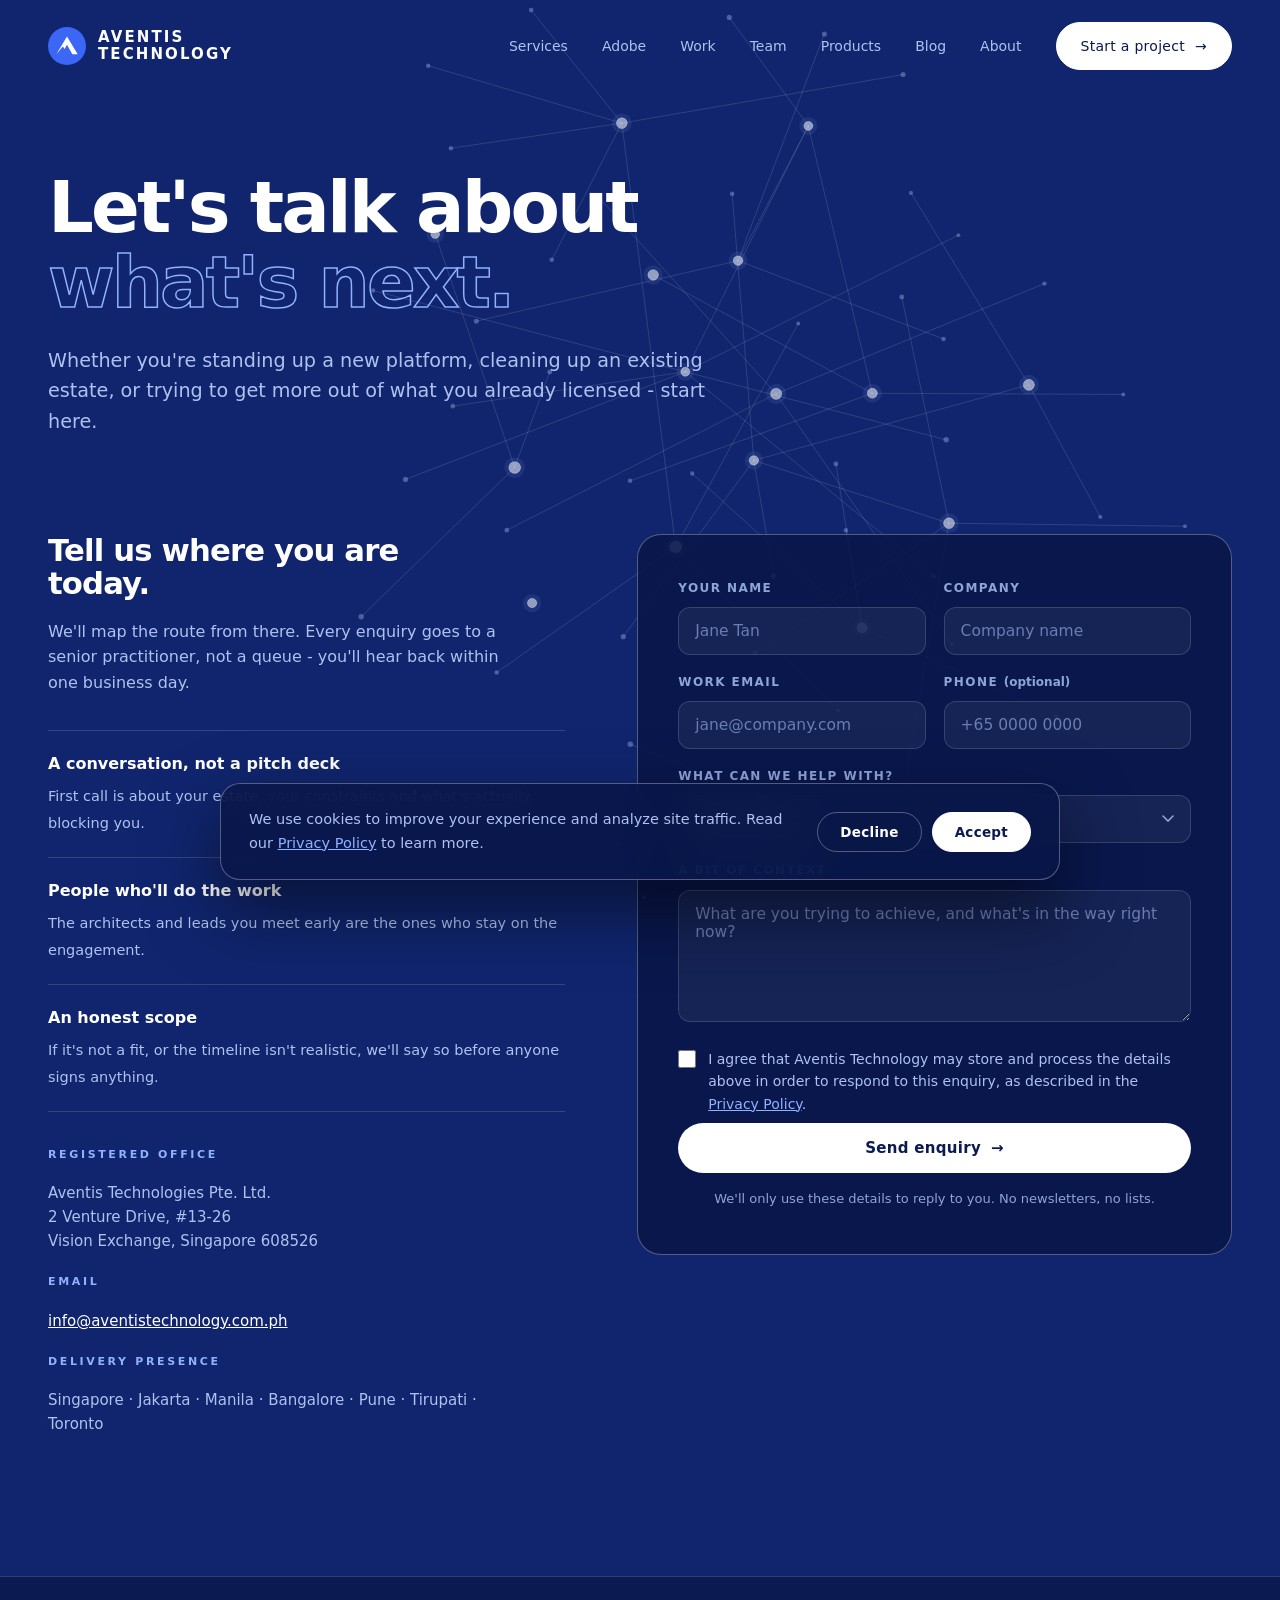
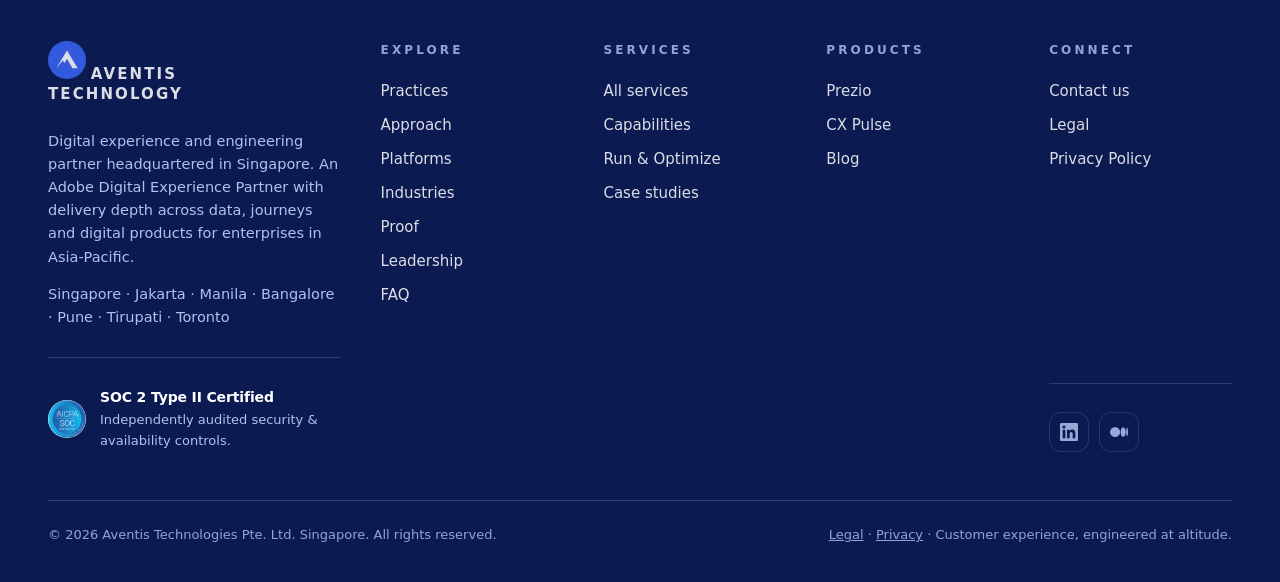
<file: contact.html>
<!DOCTYPE html>
<html lang="en">
<head>
<meta charset="UTF-8">
<meta name="viewport" content="width=device-width, initial-scale=1.0">
<title>Contact | Start a Project with Aventis Technology</title>
<meta name="description" content="Talk to the Aventis Technology team about Adobe Experience Cloud, AEM, dynamic pricing, customer experience and digital engineering programmes across Asia-Pacific.">
<link rel="canonical" href="https://www.aventistechnology.com/contact">
<meta name="robots" content="index,follow">
<link rel="preconnect" href="https://api.fontshare.com">
<link href="https://api.fontshare.com/v2/css?f[]=switzer@300,400,500,600,700&display=swap" rel="stylesheet">
<link rel="stylesheet" href="assets/site.css">
<link rel="icon" type="image/svg+xml" href='data:image/svg+xml,<svg xmlns="http://www.w3.org/2000/svg" viewBox="0 0 64 64"><circle cx="32" cy="32" r="32" fill="%233B66F6"/><path d="M14 46 L32 16 L50 46 L41 46 L32 30 L28 37 L25 33 Z" fill="white"/></svg>'>
<style>
.chero{padding:170px 48px 20px}
.chero h1{font-family:var(--display);font-weight:600;font-size:clamp(38px,6vw,72px);line-height:1.04;
          letter-spacing:-.04em;max-width:15ch}
.chero h1 em{font-style:normal;color:transparent;-webkit-text-stroke:1.5px var(--blue)}
.chero .sub{color:var(--muted);font-size:clamp(16px,1.5vw,20px);max-width:56ch;margin-top:26px}

.cgrid{display:grid;grid-template-columns:1fr 1.15fr;gap:72px;align-items:start;margin-top:20px}
.cintro h2{font-size:clamp(24px,2.4vw,32px);max-width:18ch}
.cintro p{color:var(--muted);font-size:16px;margin-top:18px;max-width:46ch}
.cpoints{margin-top:34px;border-top:1px solid var(--line)}
.cpt{padding:20px 0;border-bottom:1px solid var(--line)}
.cpt b{display:block;font-family:var(--display);font-weight:600;font-size:16px;margin-bottom:6px}
.cpt span{color:var(--muted);font-size:14.5px}
.cmeta{margin-top:34px}
.cmeta .lbl{font-family:var(--display);font-size:11px;font-weight:700;letter-spacing:.24em;
            text-transform:uppercase;color:var(--blue);display:block;margin-bottom:10px}
.cmeta p{color:var(--muted);font-size:15px;margin-bottom:20px}
.cmeta a{color:var(--ink)}

/* ---------- Form ---------- */
.fwrap{border:1px solid var(--line-strong);border-radius:24px;padding:44px 40px;background:var(--panel-solid)}
.frow{display:grid;grid-template-columns:1fr 1fr;gap:18px}
.fld{margin-bottom:18px}
.fld label{display:block;font-family:var(--display);font-size:12px;font-weight:600;letter-spacing:.12em;
           text-transform:uppercase;color:var(--muted-2);margin-bottom:9px}
.fld input,.fld select,.fld textarea{
  width:100%;background:rgba(255,255,255,.05);border:1px solid var(--line);border-radius:12px;
  padding:14px 16px;color:var(--ink);font-family:var(--body);font-size:15.5px;
  transition:border-color .25s,background .25s}
.fld textarea{min-height:132px;resize:vertical}
.fld input:focus,.fld select:focus,.fld textarea:focus{
  outline:none;border-color:var(--blue);background:rgba(255,255,255,.08)}
.fld input::placeholder,.fld textarea::placeholder{color:var(--muted-2);opacity:.7}
.fld select{appearance:none;cursor:pointer;
  background-image:url("data:image/svg+xml,%3Csvg xmlns='http://www.w3.org/2000/svg' viewBox='0 0 12 8'%3E%3Cpath d='M1 1l5 5 5-5' stroke='%238FA4D8' stroke-width='1.6' fill='none' stroke-linecap='round'/%3E%3C/svg%3E");
  background-repeat:no-repeat;background-position:right 16px center;background-size:12px;padding-right:42px}
.fld select option{background:#0A1A52;color:#fff}
.fld .err{display:none;color:#FFB4B4;font-size:13px;margin-top:7px}
.fld.invalid input,.fld.invalid select,.fld.invalid textarea{border-color:#FF8A8A}
.fld.invalid .err{display:block}
.consent{display:flex;gap:12px;align-items:flex-start;margin:6px 0 24px}
.consent input{width:18px;height:18px;flex:none;margin-top:2px;accent-color:#3B66F6}
.consent label{font-size:14px;color:var(--muted);letter-spacing:0;text-transform:none;font-family:var(--body);margin:0}
.consent a{color:var(--blue)}
.fsubmit{width:100%;justify-content:center;border:0;cursor:pointer;font-size:15px;padding:16px 26px}
.fsubmit[disabled]{opacity:.6;cursor:not-allowed}
.fnote{color:var(--muted-2);font-size:13px;margin-top:16px;text-align:center}
.fmsg{display:none;border-radius:14px;padding:18px 20px;margin-bottom:22px;font-size:15px;line-height:1.55}
.fmsg.ok{display:block;background:rgba(120,220,170,.12);border:1px solid rgba(120,220,170,.45);color:#CFF3E1}
.fmsg.bad{display:block;background:rgba(255,140,140,.10);border:1px solid rgba(255,140,140,.4);color:#FFD6D6}
.fmsg a{color:#fff;text-decoration:underline}
@media(max-width:1080px){.cgrid{grid-template-columns:1fr;gap:44px}}
@media(max-width:640px){
  .chero{padding:130px 20px 10px}
  .fwrap{padding:30px 22px;border-radius:18px}
  .frow{grid-template-columns:1fr;gap:0}
}
</style>
<!-- Google tag (gtag.js) -->
<script async src="https://www.googletagmanager.com/gtag/js?id=G-EF3RHDYZ2T"></script>
<script>
  window.dataLayer = window.dataLayer || [];
  function gtag(){dataLayer.push(arguments);}
  gtag('js', new Date());
  gtag('config', 'G-EF3RHDYZ2T');
</script>
</head>
<body>
<canvas id="bg-field" aria-hidden="true"></canvas>
<nav id="nav">
  <a class="brand" href="/" aria-label="Aventis Technology home"><svg viewBox="0 0 64 64" xmlns="http://www.w3.org/2000/svg" aria-hidden="true"><circle cx="32" cy="32" r="32" fill="#3B66F6"/><path d="M14 46 L32 16 L50 46 L41 46 L32 30 L28 37 L25 33 Z" fill="#fff"/></svg><span class="wm">Aventis <b>Technology</b></span></a>
  <button id="menu-toggle" aria-label="Open menu" aria-expanded="false">&#9776;</button>
  <div class="nav-links" id="nav-links">
    <a href="/services">Services</a>
    <a href="/adobe">Adobe</a>
    <a href="/case-studies">Work</a>
    <a href="/team">Team</a>
    <a href="/#products">Products</a>
    <a href="/blog">Blog</a>
    <a href="/team">About</a>
    <a class="btn" href="/contact">Start a project <span class="arr">&rarr;</span></a>
  </div>
</nav>

<header class="chero">
  <div class="wrap">
    <h1>Let's talk about <em>what's next.</em></h1>
    <p class="sub">Whether you're standing up a new platform, cleaning up an existing estate, or trying to get more out of what you already licensed - start here.</p>
  </div>
</header>

<section style="padding-top:56px">
  <div class="wrap">
    <div class="cgrid">

      <div class="cintro rv">
        <h2>Tell us where you are today.</h2>
        <p>We'll map the route from there. Every enquiry goes to a senior practitioner, not a queue - you'll hear back within one business day.</p>

        <div class="cpoints">
          <div class="cpt">
            <b>A conversation, not a pitch deck</b>
            <span>First call is about your estate, your constraints and what's actually blocking you.</span>
          </div>
          <div class="cpt">
            <b>People who'll do the work</b>
            <span>The architects and leads you meet early are the ones who stay on the engagement.</span>
          </div>
          <div class="cpt">
            <b>An honest scope</b>
            <span>If it's not a fit, or the timeline isn't realistic, we'll say so before anyone signs anything.</span>
          </div>
        </div>

        <div class="cmeta">
          <span class="lbl">Registered office</span>
          <p>Aventis Technologies Pte. Ltd.<br>2 Venture Drive, #13-26<br>Vision Exchange, Singapore 608526</p>

          <span class="lbl">Email</span>
          <p><a href="mailto:info@aventistechnology.com.ph">info@aventistechnology.com.ph</a></p>

          <span class="lbl">Delivery presence</span>
          <p>Singapore &middot; Jakarta &middot; Manila &middot; Bangalore &middot; Pune &middot; Tirupati &middot; Toronto</p>
        </div>
      </div>

      <div class="rv">
        <div class="fwrap">
          <div class="fmsg" id="fmsg" role="status" aria-live="polite"></div>

          <form id="contact-form" novalidate>
            <div class="frow">
              <div class="fld">
                <label for="cf-name">Your name</label>
                <input type="text" id="cf-name" name="name" placeholder="Jane Tan" autocomplete="name">
                <span class="err">Please enter your name.</span>
              </div>
              <div class="fld">
                <label for="cf-company">Company</label>
                <input type="text" id="cf-company" name="company" placeholder="Company name" autocomplete="organization">
                <span class="err">Please enter your company.</span>
              </div>
            </div>

            <div class="frow">
              <div class="fld">
                <label for="cf-email">Work email</label>
                <input type="email" id="cf-email" name="email" placeholder="jane@company.com" autocomplete="email">
                <span class="err">Please enter a valid email address.</span>
              </div>
              <div class="fld">
                <label for="cf-phone">Phone <span style="text-transform:none;letter-spacing:0">(optional)</span></label>
                <input type="tel" id="cf-phone" name="phone" placeholder="+65 0000 0000" autocomplete="tel">
              </div>
            </div>

            <div class="fld">
              <label for="cf-topic">What can we help with?</label>
              <select id="cf-topic" name="topic">
                <option value="">Select a topic</option>
                <option>Adobe Experience Cloud / AEM</option>
                <option>Customer data &amp; personalisation</option>
                <option>Prezio - dynamic pricing</option>
                <option>CX Pulse - tNPS &amp; feedback</option>
                <option>Digital wallets &amp; payments</option>
                <option>Mobile app development</option>
                <option>Data privacy &amp; compliance</option>
                <option>Something else</option>
              </select>
              <span class="err">Please choose a topic.</span>
            </div>

            <div class="fld">
              <label for="cf-message">A bit of context</label>
              <textarea id="cf-message" name="message" placeholder="What are you trying to achieve, and what's in the way right now?"></textarea>
              <span class="err">Please tell us a little about your project.</span>
            </div>

            <div class="consent">
              <input type="checkbox" id="cf-consent" name="consent">
              <label for="cf-consent">I agree that Aventis Technology may store and process the details above in order to respond to this enquiry, as described in the <a href="/privacy">Privacy Policy</a>.</label>
            </div>
            <div class="fld" style="margin-top:-16px"><span class="err" id="consent-err">Please accept the privacy notice to continue.</span></div>

            <!-- honeypot: hidden from humans, catches bots -->
            <div style="position:absolute;left:-9999px" aria-hidden="true">
              <label for="cf-hp">Do not fill this in</label>
              <input type="text" id="cf-hp" name="_gotcha" tabindex="-1" autocomplete="off" data-lpignore="true" data-1p-ignore>
            </div>

            <button type="submit" class="btn fsubmit" id="cf-submit">Send enquiry <span class="arr">&rarr;</span></button>
            <p class="fnote">We'll only use these details to reply to you. No newsletters, no lists.</p>
          </form>
        </div>
      </div>

    </div>
  </div>
</section>

<script>
(function(){
  "use strict";
  /* ------------------------------------------------------------------
     FORM ENDPOINT
     Set this to your Formspree endpoint, e.g.
       var ENDPOINT = "https://formspree.io/f/abcdwxyz";
     Leave empty and the form falls back to opening the visitor's mail
     client with the details pre-filled, so it never silently fails.
     ------------------------------------------------------------------ */
  var ENDPOINT = "https://formspree.io/f/xwlkvboa";
  var FALLBACK_EMAIL = "info@aventistechnology.com.ph";

  var form = document.getElementById('contact-form');
  if(!form) return;
  var msg = document.getElementById('fmsg');
  var btn = document.getElementById('cf-submit');

  function fldOf(el){ return el.closest('.fld'); }
  function setInvalid(el, bad){
    var f = fldOf(el); if(!f) return;
    f.classList.toggle('invalid', !!bad);
  }
  function validEmail(v){ return /^[^\s@]+@[^\s@]+\.[^\s@]+$/.test(v); }

  function validate(){
    var ok = true;
    var name = document.getElementById('cf-name');
    var company = document.getElementById('cf-company');
    var email = document.getElementById('cf-email');
    var topic = document.getElementById('cf-topic');
    var message = document.getElementById('cf-message');
    var consent = document.getElementById('cf-consent');

    [[name, name.value.trim().length > 1],
     [company, company.value.trim().length > 1],
     [email, validEmail(email.value.trim())],
     [topic, topic.value !== ''],
     [message, message.value.trim().length > 9]].forEach(function(pair){
       var good = pair[1];
       setInvalid(pair[0], !good);
       if(!good) ok = false;
     });

    var cErr = document.getElementById('consent-err');
    if(!consent.checked){ cErr.style.display = 'block'; ok = false; }
    else { cErr.style.display = 'none'; }

    return ok;
  }

  ['cf-name','cf-company','cf-email','cf-topic','cf-message'].forEach(function(id){
    var el = document.getElementById(id);
    el.addEventListener('input', function(){ setInvalid(el, false); });
    el.addEventListener('change', function(){ setInvalid(el, false); });
  });
  document.getElementById('cf-consent').addEventListener('change', function(){
    if(this.checked) document.getElementById('consent-err').style.display = 'none';
  });

  function show(kind, html){
    msg.className = 'fmsg ' + kind;
    msg.innerHTML = html;
    msg.scrollIntoView({behavior:'smooth', block:'center'});
  }

  function mailtoFallback(data){
    var body = 'Name: ' + data.name + '\n'
             + 'Company: ' + data.company + '\n'
             + 'Email: ' + data.email + '\n'
             + 'Phone: ' + (data.phone || '-') + '\n'
             + 'Topic: ' + data.topic + '\n\n'
             + data.message;
    var href = 'mailto:' + FALLBACK_EMAIL
             + '?subject=' + encodeURIComponent('Website enquiry - ' + data.company)
             + '&body=' + encodeURIComponent(body);
    window.location.href = href;
    show('ok', "We've opened your email app with the details filled in - just hit send. "
             + "If nothing opened, email us directly at <a href='mailto:" + FALLBACK_EMAIL + "'>" + FALLBACK_EMAIL + "</a>.");
  }

  form.addEventListener('submit', function(e){
    e.preventDefault();
    msg.className = 'fmsg';
    if(!validate()){
      var bad = form.querySelector('.fld.invalid input, .fld.invalid select, .fld.invalid textarea');
      if(bad) bad.focus();
      return;
    }

    // honeypot tripped -> pretend success, drop silently
    if(document.getElementById('cf-hp').value){
      show('ok', 'Thanks - your enquiry is on its way.');
      form.reset();
      return;
    }

    var data = {
      name: document.getElementById('cf-name').value.trim(),
      company: document.getElementById('cf-company').value.trim(),
      email: document.getElementById('cf-email').value.trim(),
      phone: document.getElementById('cf-phone').value.trim(),
      topic: document.getElementById('cf-topic').value,
      message: document.getElementById('cf-message').value.trim()
    };

    if(!ENDPOINT){ mailtoFallback(data); return; }

    btn.disabled = true;
    btn.innerHTML = 'Sending&hellip;';

    fetch(ENDPOINT, {
      method: 'POST',
      headers: { 'Content-Type': 'application/json', 'Accept': 'application/json' },
      body: JSON.stringify(data)
    }).then(function(res){
      if(!res.ok) throw new Error('Bad status ' + res.status);
      form.reset();
      show('ok', '<b>Thanks - we\u2019ve got it.</b><br>A senior practitioner will get back to you within one business day.');
    }).catch(function(){
      show('bad', "Something went wrong sending that. Please email us directly at "
                + "<a href='mailto:" + FALLBACK_EMAIL + "'>" + FALLBACK_EMAIL + "</a> and we'll pick it up straight away.");
    }).finally(function(){
      btn.disabled = false;
      btn.innerHTML = 'Send enquiry <span class="arr">&rarr;</span>';
    });
  });
})();
</script>

<footer>
  <div class="foot">
    <div class="about">
      <a class="brand" href="/" aria-label="Aventis Technology">
        <svg viewBox="0 0 64 64" width="34" height="34" xmlns="http://www.w3.org/2000/svg" aria-hidden="true"><circle cx="32" cy="32" r="32" fill="#3B66F6"/><path d="M14 46 L32 16 L50 46 L41 46 L32 30 L28 37 L25 33 Z" fill="#fff"/></svg>
        <span class="wm">Aventis <b>Technology</b></span>
      </a>
      <p>Digital experience and engineering partner headquartered in Singapore. An Adobe Digital Experience Partner with delivery depth across data, journeys and digital products for enterprises in Asia-Pacific.</p>
      <p style="margin-top:14px">Singapore &middot; Jakarta &middot; Manila &middot; Bangalore &middot; Pune &middot; Tirupati &middot; Toronto</p>
      <div class="trust">
        <img src="images/soc2-badge.png" alt="AICPA SOC 2 Type II certified" width="38" height="38" loading="lazy">
        <div>
          <b>SOC 2 Type II Certified</b>
          <span>Independently audited security &amp; availability controls.</span>
        </div>
      </div>
    </div>
    <div>
      <h4>Explore</h4>
      <a href="/#practices">Practices</a>
      <a href="/#approach">Approach</a>
      <a href="/#platforms">Platforms</a>
      <a href="/#industries">Industries</a>
      <a href="/#proof">Proof</a>
      <a href="/team">Leadership</a>
      <a href="/#faq">FAQ</a>
    </div>
    <div>
      <h4>Services</h4>
      <a href="/services">All services</a>
      <a href="/#services">Capabilities</a>
      <a href="/#operate">Run &amp; Optimize</a>
      <a href="/case-studies">Case studies</a>
    </div>
    <div>
      <h4>Products</h4>
      <a href="/prezio">Prezio</a>
      <a href="/cx-pulse">CX Pulse</a>
      <a href="/blog">Blog</a>
    </div>
    <div>
      <h4>Connect</h4>
      <a href="/contact">Contact us</a>
      <a href="/legal">Legal</a>
      <a href="/privacy">Privacy Policy</a>
      <div class="socials">
        <a href="https://www.linkedin.com/company/aventis-aitechnology/" target="_blank" rel="noopener" aria-label="Aventis Technology on LinkedIn" title="LinkedIn">
          <svg viewBox="0 0 24 24" aria-hidden="true"><path d="M20.45 20.45h-3.56v-5.57c0-1.33-.03-3.04-1.85-3.04-1.85 0-2.14 1.45-2.14 2.94v5.67H9.35V9h3.41v1.56h.05a3.74 3.74 0 0 1 3.37-1.85c3.6 0 4.27 2.37 4.27 5.46v6.28zM5.34 7.43a2.07 2.07 0 1 1 0-4.14 2.07 2.07 0 0 1 0 4.14zM7.12 20.45H3.55V9h3.57v11.45zM22.22 0H1.77C.79 0 0 .77 0 1.72v20.56C0 23.23.79 24 1.77 24h20.45c.98 0 1.78-.77 1.78-1.72V1.72C24 .77 23.2 0 22.22 0z"/></svg>
        </a>
        <a href="https://medium.com/@vamsi.reddy_43948" target="_blank" rel="noopener" aria-label="Aventis Technology on Medium" title="Medium">
          <svg viewBox="0 0 24 24" aria-hidden="true"><path d="M13.54 12a6.8 6.8 0 0 1-6.77 6.82A6.8 6.8 0 0 1 0 12a6.8 6.8 0 0 1 6.77-6.82A6.8 6.8 0 0 1 13.54 12zM20.96 12c0 3.54-1.51 6.42-3.38 6.42-1.87 0-3.39-2.88-3.39-6.42s1.52-6.42 3.39-6.42 3.38 2.88 3.38 6.42zM24 12c0 3.17-.53 5.75-1.19 5.75-.66 0-1.19-2.58-1.19-5.75s.53-5.75 1.19-5.75C23.47 6.25 24 8.83 24 12z"/></svg>
        </a>
      </div>
    </div>
  </div>
  <div class="legal">
    <span>&copy; 2026 Aventis Technologies Pte. Ltd. Singapore. All rights reserved.</span>
    <span><a href="/legal" style="color:inherit">Legal</a> &middot; <a href="/privacy" style="color:inherit">Privacy</a> &middot; Customer experience, engineered at altitude.</span>
  </div>
</footer>

<script>
(function(){"use strict";
var reduced=window.matchMedia('(prefers-reduced-motion: reduce)').matches;
var nav=document.getElementById('nav'),links=document.getElementById('nav-links'),tg=document.getElementById('menu-toggle');
tg.addEventListener('click',function(){var o=links.classList.toggle('open');tg.textContent=o?'\u2715':'\u2630';tg.setAttribute('aria-expanded',o);});
links.querySelectorAll('a').forEach(function(a){a.addEventListener('click',function(){links.classList.remove('open');tg.textContent='\u2630';});});
window.addEventListener('scroll',function(){nav.classList.toggle('scrolled',window.scrollY>40);},{passive:true});
var io=new IntersectionObserver(function(es){es.forEach(function(e){if(e.isIntersecting){e.target.classList.add('in');io.unobserve(e.target);}});},{threshold:.15});
document.querySelectorAll('.rv').forEach(function(e){io.observe(e);});
document.body.classList.add('ready');
/* ================= Living background =================
   Two engines. Switch with <body data-bg="cells"> for the Voronoi
   field; the default is the identity graph.                       */
var BG = (document.body.getAttribute('data-bg')||'graph');
var isSmall = window.innerWidth < 760;
var heroP = 0, ptrX = -9999, ptrY = -9999;
var cv = document.getElementById('bg-field');
window.addEventListener('pointermove',function(e){
  var r=cv?cv.getBoundingClientRect():null; if(!r) return;
  ptrX=e.clientX-r.left; ptrY=e.clientY-r.top;
},{passive:true});
document.addEventListener('pointerleave',function(){ ptrX=-9999; ptrY=-9999; });
/* ================= Living field: Voronoi resolution =================
   Cells drift like segments. Every few seconds a region resolves into
   individuals, then settles back. Segments to N=1, as a background.   */
function initCells(){
var ctx = cv.getContext('2d');
var W=0,H=0,PAD=0,sites=[],nextBurst=0;
var seed = 20260815;
function rnd(){ seed=(seed*1103515245+12345)&0x7fffffff; return (seed%100000)/100000; }
function circum(a,b,c){
  var d=2*(a.x*(b.y-c.y)+b.x*(c.y-a.y)+c.x*(a.y-b.y));
  if(d<1e-7&&d>-1e-7) return null;
  var s1=a.x*a.x+a.y*a.y,s2=b.x*b.x+b.y*b.y,s3=c.x*c.x+c.y*c.y;
  var ux=(s1*(b.y-c.y)+s2*(c.y-a.y)+s3*(a.y-b.y))/d;
  var uy=(s1*(c.x-b.x)+s2*(a.x-c.x)+s3*(b.x-a.x))/d;
  return {x:ux,y:uy,r2:(ux-a.x)*(ux-a.x)+(uy-a.y)*(uy-a.y)};
}
function build(){
  var n=sites.length, big=Math.max(W,H)*12;
  var p=sites.concat([{x:W/2-big,y:H/2-big},{x:W/2+big,y:H/2-big},{x:W/2,y:H/2+big}]);
  var tris=[{a:n,b:n+1,c:n+2,cc:circum(p[n],p[n+1],p[n+2])}];
  for(var i=0;i<n;i++){
    var edges=[];
    for(var t=tris.length-1;t>=0;t--){
      var T=tris[t],cc=T.cc;
      if(!cc){ tris.splice(t,1); continue; }
      var dx=p[i].x-cc.x, dy=p[i].y-cc.y;
      if(dx*dx+dy*dy<cc.r2){ edges.push([T.a,T.b],[T.b,T.c],[T.c,T.a]); tris.splice(t,1); }
    }
    for(var e=0;e<edges.length;e++){
      var dup=false;
      for(var f=0;f<edges.length;f++){
        if(e!==f&&((edges[e][0]===edges[f][0]&&edges[e][1]===edges[f][1])||(edges[e][0]===edges[f][1]&&edges[e][1]===edges[f][0]))){dup=true;break;}
      }
      if(!dup){ var T2={a:edges[e][0],b:edges[e][1],c:i}; T2.cc=circum(p[T2.a],p[T2.b],p[T2.c]); if(T2.cc) tris.push(T2); }
    }
  }
  /* dual: a Voronoi edge joins the circumcentres of two adjacent triangles */
  var map={},out=[];
  for(var t2=0;t2<tris.length;t2++){
    var T3=tris[t2], es=[[T3.a,T3.b],[T3.b,T3.c],[T3.c,T3.a]];
    for(var q=0;q<3;q++){
      var i0=es[q][0], i1=es[q][1];
      if(i0>=n||i1>=n) continue;
      var k=(i0<i1?i0:i1)+'_'+(i0<i1?i1:i0);
      (map[k]=map[k]||[]).push(T3.cc);
      map[k].i0=i0; map[k].i1=i1;
    }
  }
  for(var k2 in map){ var m=map[k2]; if(m.length===2) out.push([m[0],m[1],m.i0,m.i1]); }
  return out;
}
function seedSites(){
  sites=[]; PAD=Math.max(W,H)*0.20;
  var n=isSmall?26:48;
  for(var i=0;i<n;i++) sites.push({
    x:-PAD+rnd()*(W+2*PAD), y:-PAD+rnd()*(H+2*PAD),
    vx:(rnd()-.5)*0.13, vy:(rnd()-.5)*0.13, a:1, burst:0 });
}
function resize(){
  var d=Math.min(window.devicePixelRatio||1,2);
  W=cv.offsetWidth; H=cv.offsetHeight;
  cv.width=Math.round(W*d); cv.height=Math.round(H*d);
  ctx.setTransform(d,0,0,d,0,0);
  seedSites();
}
function burst(now){
  /* one region resolves from a segment into individuals */
  var bx=W*(0.18+rnd()*0.64), by=H*(0.18+rnd()*0.64);
  var n=isSmall?8:13;
  for(var i=0;i<n;i++){
    var ang=rnd()*6.2832, r=34+rnd()*(isSmall?110:180);
    sites.push({x:bx+Math.cos(ang)*r, y:by+Math.sin(ang)*r,
      vx:(rnd()-.5)*0.07, vy:(rnd()-.5)*0.07, a:0, burst:1, born:now, life:5200});
  }
  nextBurst = now + 4200 + rnd()*3200;
}
function step(now){
  for(var i=sites.length-1;i>=0;i--){
    var s=sites[i];
    s.x+=s.vx; s.y+=s.vy;
    if(s.x<-PAD)s.x=W+PAD; if(s.x>W+PAD)s.x=-PAD;
    if(s.y<-PAD)s.y=H+PAD; if(s.y>H+PAD)s.y=-PAD;
    if(ptrX>-9000){                                  /* cells swell around the pointer */
      var dx=s.x-ptrX, dy=s.y-ptrY, d2=dx*dx+dy*dy;
      if(d2<44000&&d2>1){ var f=(1-d2/44000)*0.85, d=Math.sqrt(d2); s.x+=dx/d*f; s.y+=dy/d*f; }
    }
    if(s.burst){
      var age=now-s.born;
      s.a = age<900 ? age/900 : (age>s.life-900 ? Math.max(0,(s.life-age)/900) : 1);
      if(age>s.life) sites.splice(i,1);
    }
  }
  if(now>nextBurst) burst(now);
}
function draw(){
  var edges=build();
  ctx.clearRect(0,0,W,H);
  /* quiet base mesh first, resolved cells over the top */
  ctx.lineCap='round';
  for(var pass=0;pass<2;pass++){
    ctx.beginPath();
    var any=false;
    for(var i=0;i<edges.length;i++){
      var e=edges[i], s0=sites[e[2]], s1=sites[e[3]];
      if(!s0||!s1) continue;
      var hot=(s0.burst||s1.burst)?1:0;
      if(hot!==pass) continue;
      ctx.moveTo(e[0].x,e[0].y); ctx.lineTo(e[1].x,e[1].y); any=true;
    }
    if(!any) continue;
    if(pass===0){ ctx.strokeStyle='rgba(255,255,255,.16)'; ctx.lineWidth=1; }
    else{ ctx.strokeStyle='rgba(185,206,255,.42)'; ctx.lineWidth=1.5; }
    ctx.stroke();
  }
  for(var j=0;j<sites.length;j++){
    var s=sites[j];
    if(s.x<-20||s.x>W+20||s.y<-20||s.y>H+20) continue;
    ctx.beginPath();
    ctx.arc(s.x,s.y,s.burst?2.6:1.8,0,6.2832);
    ctx.fillStyle = s.burst ? 'rgba(255,255,255,'+(0.75*s.a)+')' : 'rgba(255,255,255,.28)';
    ctx.fill();
    if(s.burst&&s.a>0.2){
      ctx.beginPath(); ctx.arc(s.x,s.y,9+(1-s.a)*10,0,6.2832);
      ctx.strokeStyle='rgba(185,206,255,'+(0.22*s.a)+')'; ctx.lineWidth=1; ctx.stroke();
    }
  }
}
resize(); draw();
window.addEventListener('resize',function(){ isSmall=window.innerWidth<760; resize(); draw(); });
window.addEventListener('pointermove',function(e){
  var r=cv.getBoundingClientRect(); ptrX=e.clientX-r.left; ptrY=e.clientY-r.top;
},{passive:true});
document.addEventListener('pointerleave',function(){ ptrX=-9999; ptrY=-9999; });
var frame=0;
function loop(){
  frame++;
  if(!(isSmall&&(frame&1))){ step(performance.now()); draw(); }
  requestAnimationFrame(loop);
}
if(!reduced) requestAnimationFrame(loop);
}
function initGraph(){
var ctx=cv.getContext('2d');
var W=0,H=0,nodes=[],links=[],pulses=[],nextEvt=0,seed=20260815;
function rnd(){ seed=(seed*1103515245+12345)&0x7fffffff; return (seed%100000)/100000; }
function seedGraph(){
  nodes=[];links=[];pulses=[];
  var N=isSmall?30:58, cores=Math.round(N*0.28);
  for(var i=0;i<N;i++) nodes.push({x:rnd()*W,y:rnd()*H,vx:0,vy:0,
    core:i<cores, r:i<cores?(4.2+rnd()*1.8):(1.9+rnd()*0.9), a:1});
  for(var j=cores;j<N;j++) links.push({s:j,t:Math.floor(rnd()*cores),L:70+rnd()*62,a:1});
  for(var k=0;k<cores;k++) if(rnd()<0.55) links.push({s:k,t:Math.floor(rnd()*cores),L:170+rnd()*95,a:1});
}
function resize(){
  var d=Math.min(window.devicePixelRatio||1,2);
  W=cv.offsetWidth;H=cv.offsetHeight;
  cv.width=Math.round(W*d);cv.height=Math.round(H*d);
  ctx.setTransform(d,0,0,d,0,0);
  seedGraph();
  for(var i=0;i<160;i++) step(0);      /* pre-settle so it never appears mid-explosion */
}
/* a new identifier arrives and is stitched onto an existing profile */
function resolve(now){
  var cores=[];
  for(var i=0;i<nodes.length;i++) if(nodes[i].core) cores.push(i);
  if(!cores.length) return;
  var hub=cores[Math.floor(rnd()*cores.length)], n=isSmall?2:4;
  for(var j=0;j<n;j++){
    var ang=rnd()*6.2832, dist=90+rnd()*70;
    nodes.push({x:nodes[hub].x+Math.cos(ang)*dist,y:nodes[hub].y+Math.sin(ang)*dist,
      vx:0,vy:0,core:false,r:2.0+rnd()*0.8,a:0,born:now,life:7000,fresh:true});
    var li=links.push({s:nodes.length-1,t:hub,L:74+rnd()*46,a:0,fresh:true})-1;
    pulses.push({link:li,p:0,born:now+j*160});
  }
  nextEvt=now+3800+rnd()*3000;
}
function step(now){
  var n=nodes.length,i,j;
  for(i=0;i<n;i++){
    for(j=i+1;j<n;j++){
      var a=nodes[i],b=nodes[j],dx=b.x-a.x,dy=b.y-a.y,d2=dx*dx+dy*dy;
      if(d2<96100&&d2>0.01){
        var d=Math.sqrt(d2),f=1150/d2; if(f>0.9)f=0.9;
        var ux=dx/d*f,uy=dy/d*f;
        a.vx-=ux;a.vy-=uy;b.vx+=ux;b.vy+=uy;
      }
    }
  }
  for(var k=0;k<links.length;k++){
    var l=links[k],p=nodes[l.s],q=nodes[l.t];
    if(!p||!q) continue;
    var ex=q.x-p.x,ey=q.y-p.y,ed=Math.sqrt(ex*ex+ey*ey)||0.01;
    var ef=(ed-l.L)*0.0022,vx=ex/ed*ef,vy=ey/ed*ef;
    p.vx+=vx;p.vy+=vy;q.vx-=vx;q.vy-=vy;
  }
  for(i=0;i<n;i++){
    var s=nodes[i];
    s.vx+=(W/2-s.x)*0.00006; s.vy+=(H/2-s.y)*0.00013;
    if(ptrX>-9000){                                   /* nodes give way to the pointer */
      var px=s.x-ptrX,py=s.y-ptrY,pd2=px*px+py*py;
      if(pd2<26000&&pd2>1){ var pd=Math.sqrt(pd2),pf=(1-pd2/26000)*1.5; s.vx+=px/pd*pf; s.vy+=py/pd*pf; }
    }
    s.vx*=0.85; s.vy*=0.85; s.x+=s.vx; s.y+=s.vy;
    if(s.fresh){
      var age=now-s.born;
      s.a = age<800?age/800:(age>s.life-900?Math.max(0,(s.life-age)/900):1);
    }
  }
  for(var m=0;m<links.length;m++){ var L2=links[m]; if(L2.fresh){ var na=nodes[L2.s]; L2.a=na?na.a:0; } }
  for(i=nodes.length-1;i>=0;i--){
    if(nodes[i].fresh&&now-nodes[i].born>nodes[i].life){
      nodes.splice(i,1);
      for(var z=links.length-1;z>=0;z--){
        if(links[z].s===i||links[z].t===i){ links.splice(z,1); continue; }
        if(links[z].s>i)links[z].s--; if(links[z].t>i)links[z].t--;
      }
      pulses=[];
    }
  }
  for(i=pulses.length-1;i>=0;i--){
    var pu=pulses[i];
    if(now<pu.born) continue;
    pu.p+=0.022; if(pu.p>1) pulses.splice(i,1);
  }
  if(now>nextEvt&&now>0) resolve(now);
}
function draw(){
  ctx.clearRect(0,0,W,H);
  ctx.lineCap='round';
  for(var pass=0;pass<2;pass++){
    ctx.beginPath(); var any=false;
    for(var k=0;k<links.length;k++){
      var l=links[k],p=nodes[l.s],q=nodes[l.t];
      if(!p||!q) continue;
      var hot=l.fresh?1:0; if(hot!==pass) continue;
      ctx.moveTo(p.x,p.y); ctx.lineTo(q.x,q.y); any=true;
    }
    if(!any) continue;
    if(pass===0){ ctx.strokeStyle='rgba(255,255,255,.13)'; ctx.lineWidth=1; }
    else{ ctx.strokeStyle='rgba(185,206,255,.40)'; ctx.lineWidth=1.4; }
    ctx.stroke();
  }
  for(var i=0;i<pulses.length;i++){          /* the stitch travelling down the new edge */
    var pu=pulses[i],l2=links[pu.link];
    if(!l2) continue;
    var a2=nodes[l2.s],b2=nodes[l2.t];
    if(!a2||!b2) continue;
    var x=a2.x+(b2.x-a2.x)*pu.p, y=a2.y+(b2.y-a2.y)*pu.p;
    ctx.beginPath(); ctx.arc(x,y,2.6,0,6.2832);
    ctx.fillStyle='rgba(232,240,255,'+(1-pu.p*0.6)+')'; ctx.fill();
  }
  for(var j=0;j<nodes.length;j++){
    var s=nodes[j];
    if(s.x<-40||s.x>W+40||s.y<-40||s.y>H+40) continue;
    if(s.core){
      ctx.beginPath(); ctx.arc(s.x,s.y,s.r+4.5,0,6.2832);
      ctx.fillStyle='rgba(143,178,255,.10)'; ctx.fill();
    }
    ctx.beginPath(); ctx.arc(s.x,s.y,s.r,0,6.2832);
    ctx.fillStyle = s.core ? 'rgba(255,255,255,'+(0.52*s.a)+')' : 'rgba(185,206,255,'+(0.34*s.a)+')';
    ctx.fill();
    if(s.core){ ctx.lineWidth=1; ctx.strokeStyle='rgba(255,255,255,.30)'; ctx.stroke(); }
    if(s.fresh&&s.a>0.25){
      ctx.beginPath(); ctx.arc(s.x,s.y,s.r+5+(1-s.a)*9,0,6.2832);
      ctx.strokeStyle='rgba(185,206,255,'+(0.30*s.a)+')'; ctx.lineWidth=1; ctx.stroke();
    }
  }
}
resize(); draw();
window.addEventListener('resize',function(){ isSmall=window.innerWidth<760; resize(); draw(); });
var frame=0;
(function loop(){
  frame++;
  if(!(isSmall&&(frame&1))){ step(performance.now()); draw(); }
  requestAnimationFrame(loop);
})();
}

if(cv){ if(BG==='cells') initCells(); else initGraph(); }


})();
</script>
<div class="cookie-banner" id="cookie-banner" role="dialog" aria-live="polite" aria-label="Cookie consent">
  <p>We use cookies to improve your experience and analyze site traffic. Read our <a href="/privacy">Privacy Policy</a> to learn more.</p>
  <div class="ck-actions">
    <button type="button" class="btn ghost" id="ck-decline">Decline</button>
    <button type="button" class="btn" id="ck-accept">Accept</button>
  </div>
</div>
<script>
(function(){
  try{
    var KEY='aventis-cookie-consent';
    var saved=localStorage.getItem(KEY);
    var banner=document.getElementById('cookie-banner');
    if(!banner) return;
    if(!saved){
      setTimeout(function(){ banner.classList.add('show'); }, 900);
    }
    function setConsent(v){
      try{ localStorage.setItem(KEY, v); }catch(e){}
      banner.classList.remove('show');
    }
    var a=document.getElementById('ck-accept'), d=document.getElementById('ck-decline');
    if(a) a.addEventListener('click', function(){ setConsent('accepted'); });
    if(d) d.addEventListener('click', function(){ setConsent('declined'); });
  }catch(e){}
})();
</script>

</body>
</html>
</file>
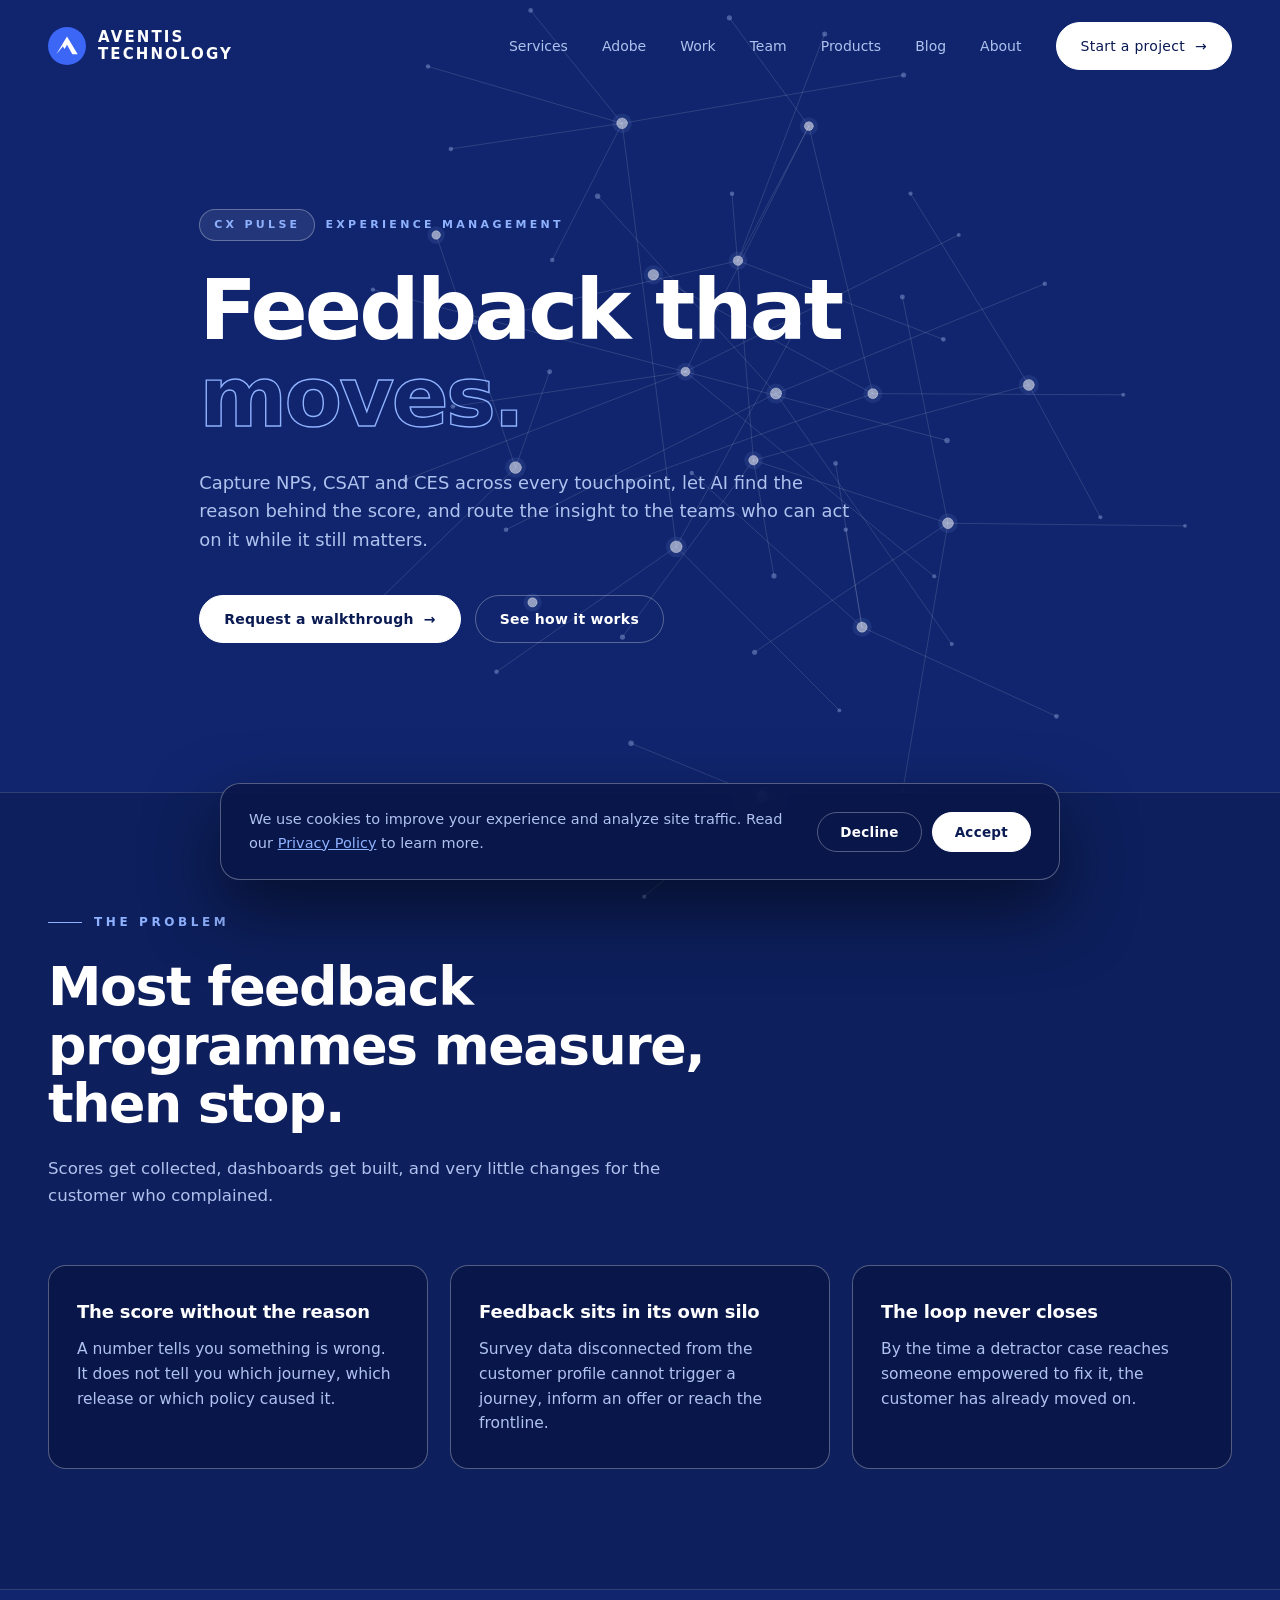
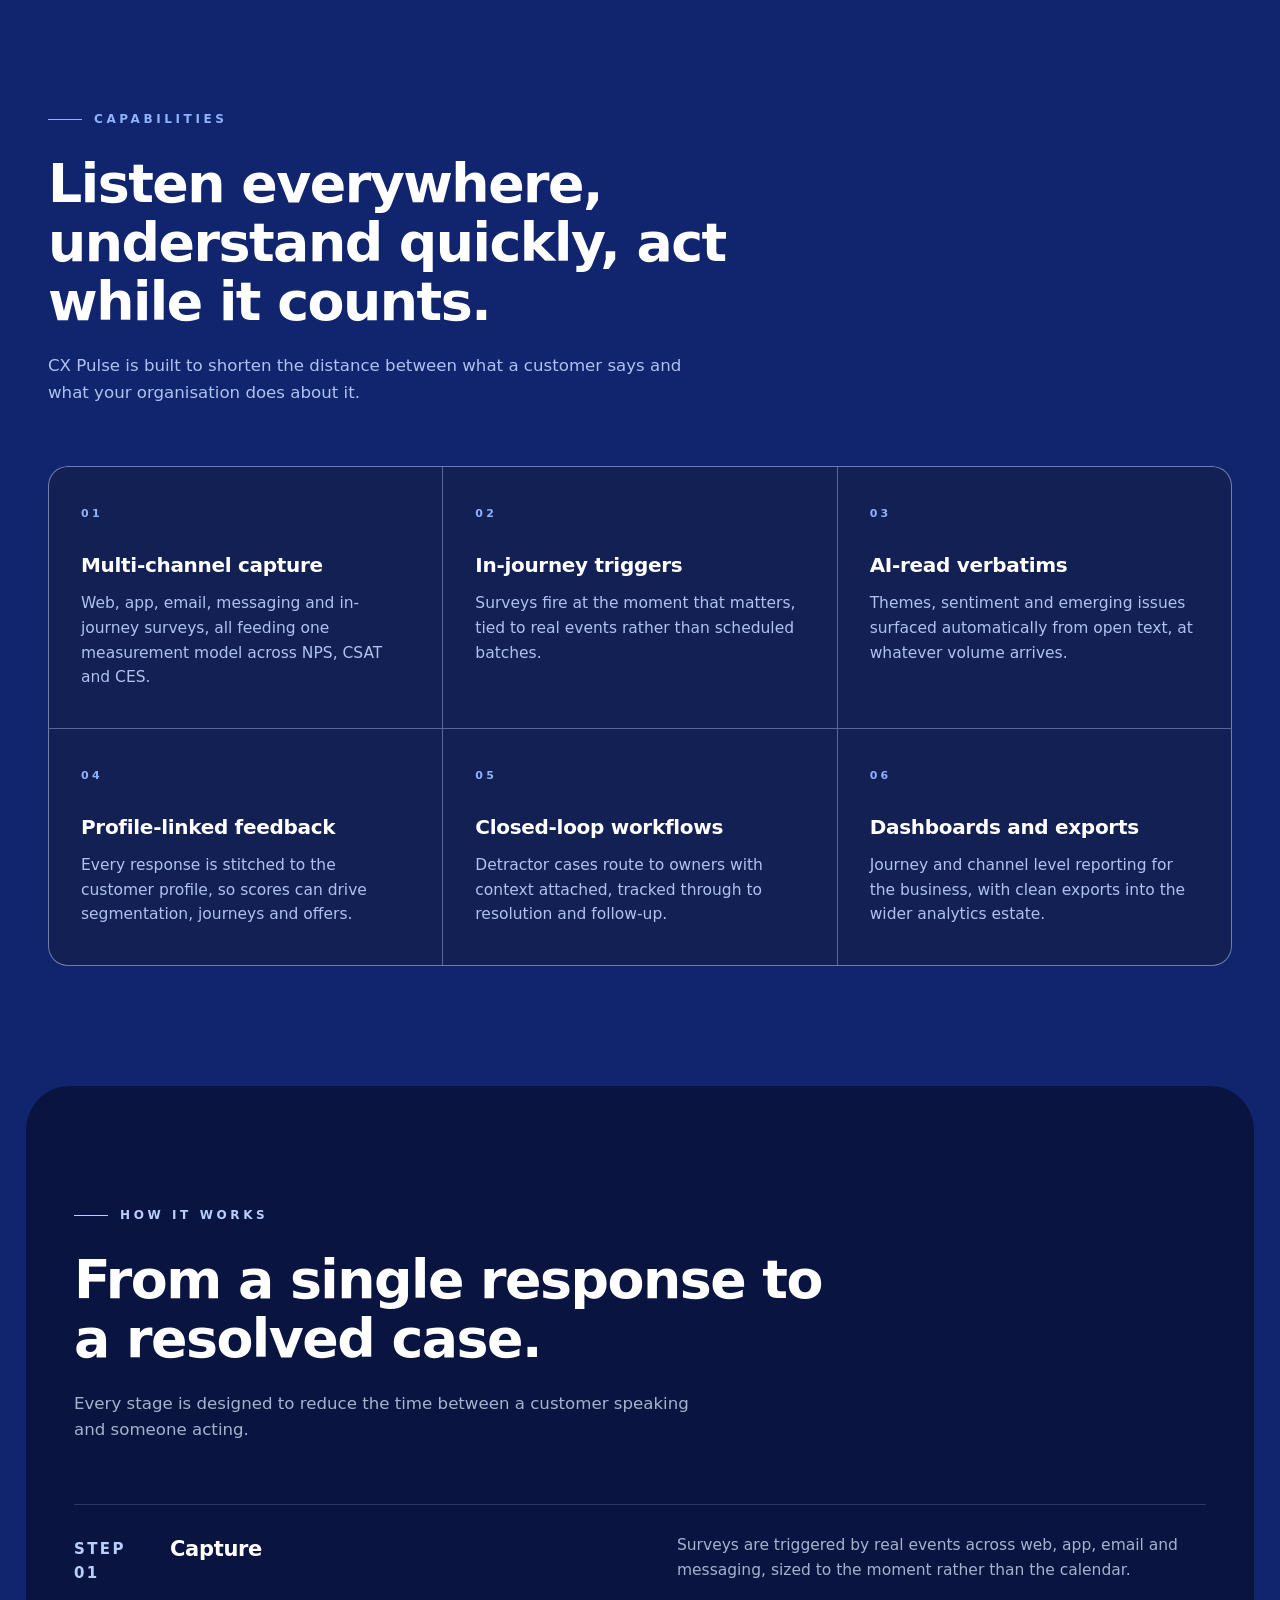
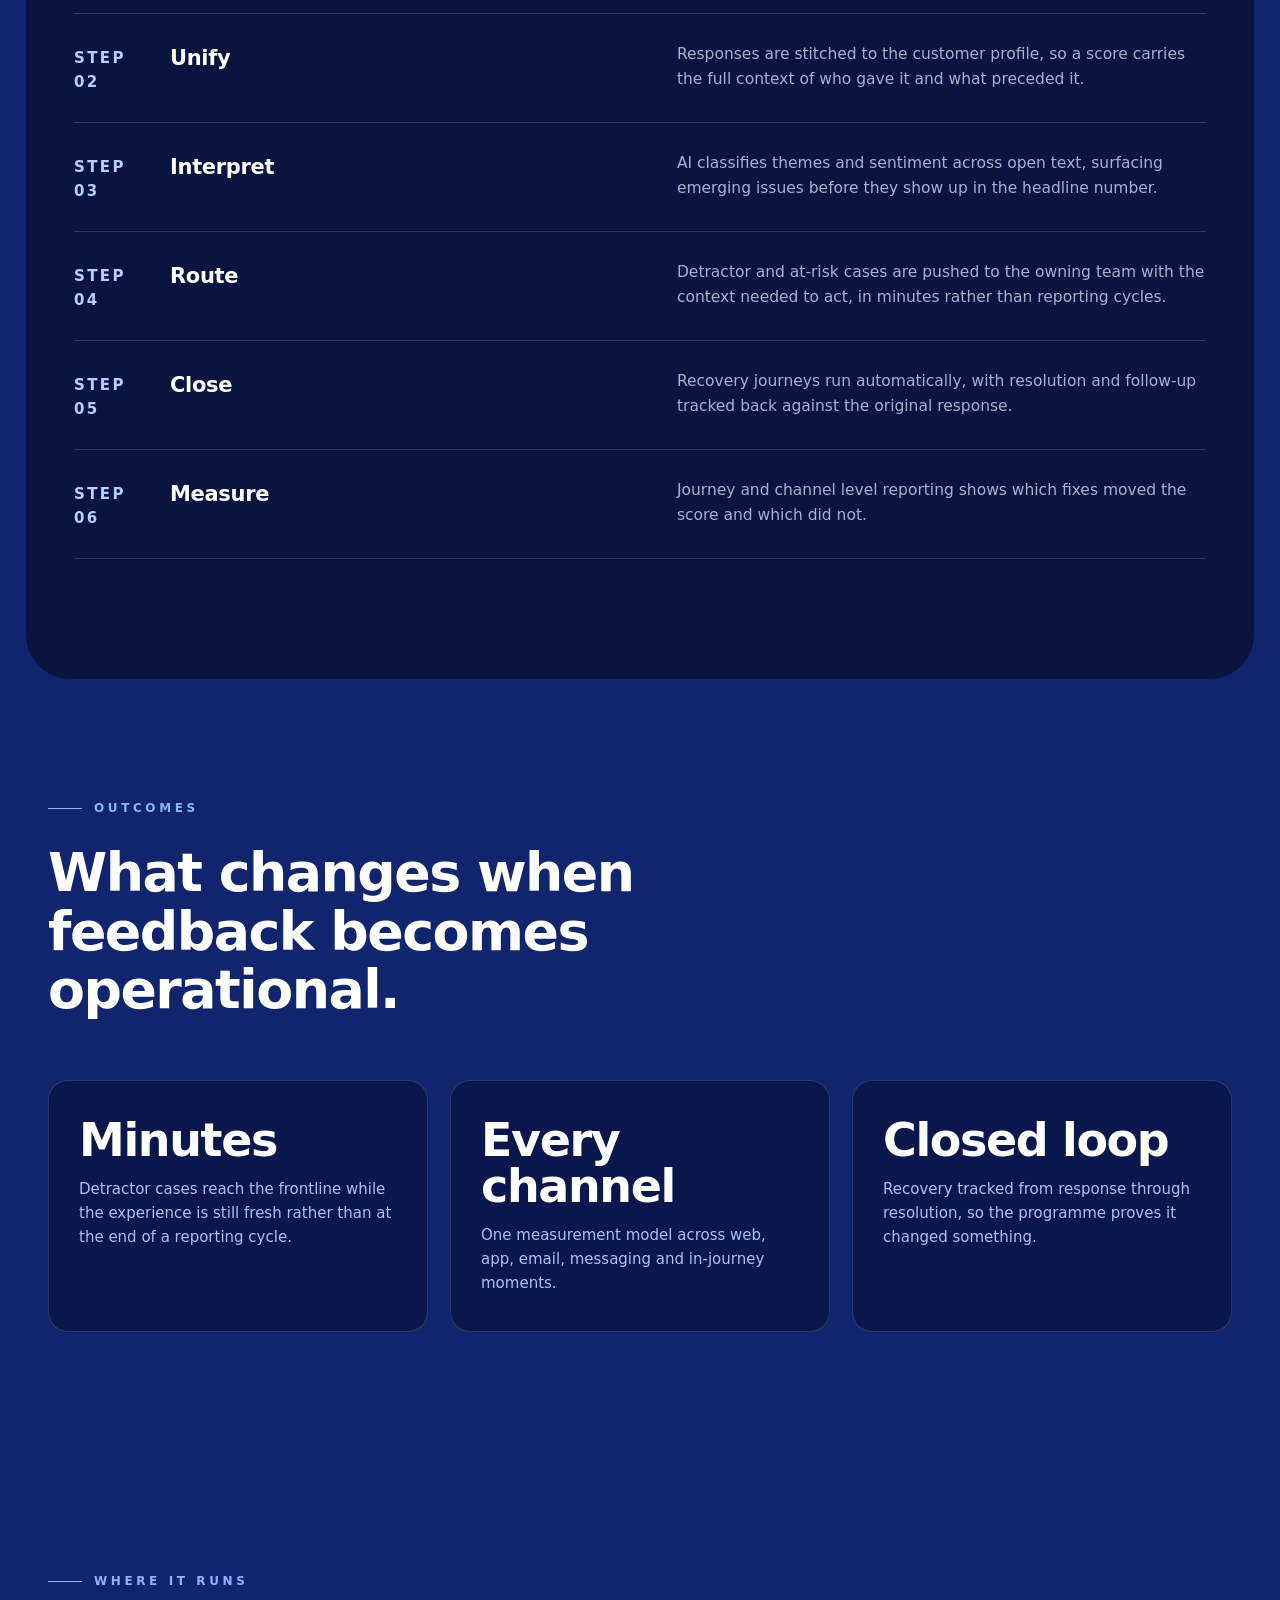
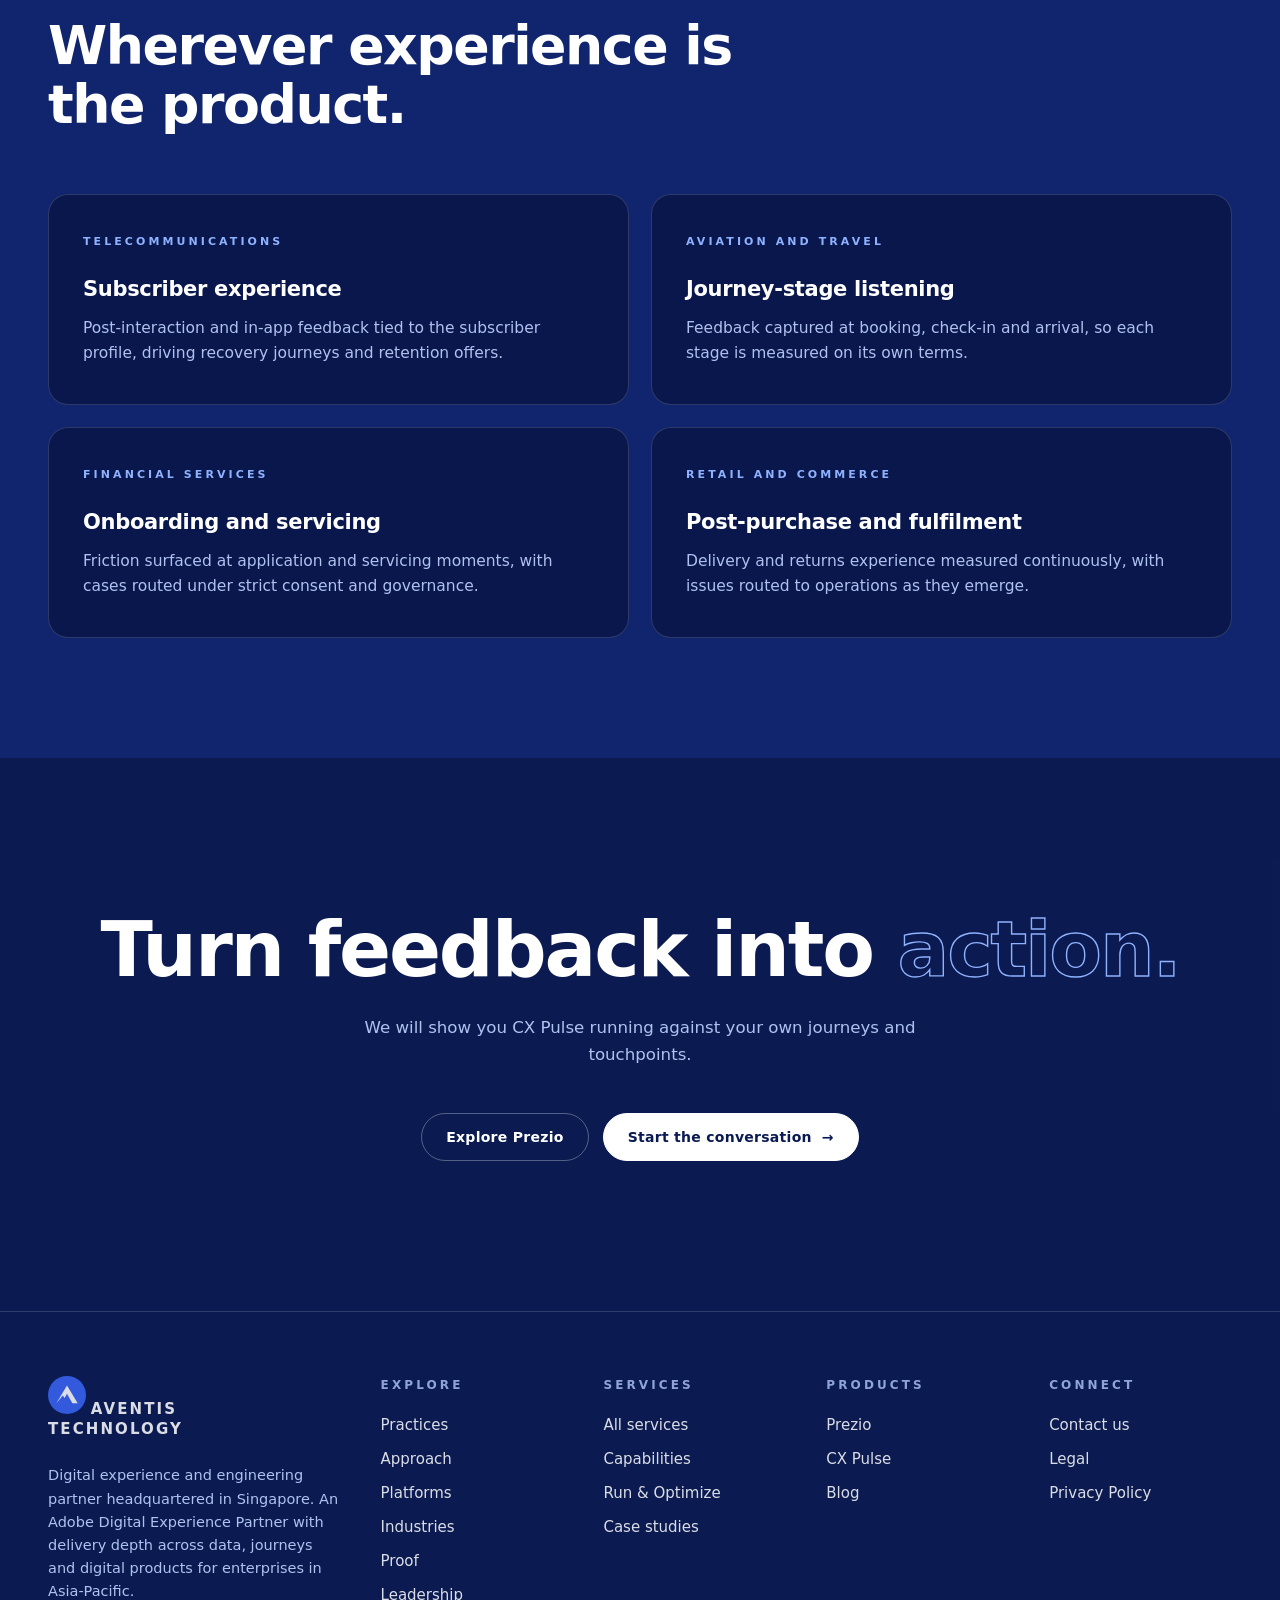
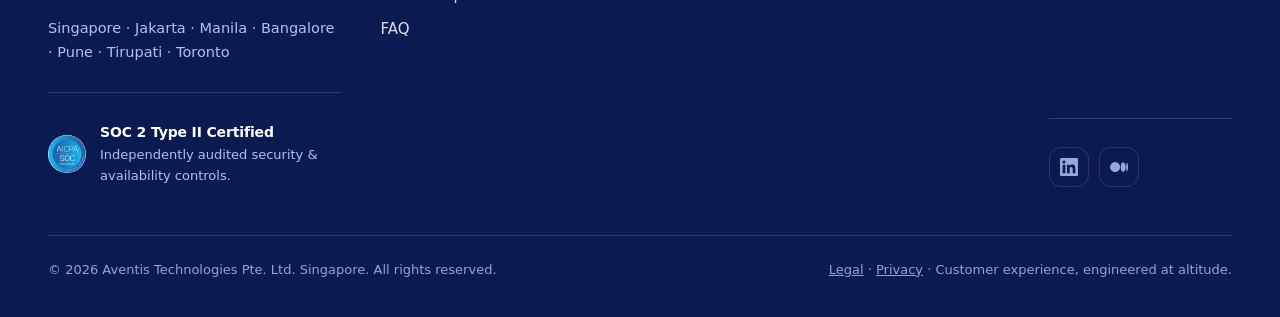
<file: cx-pulse.html>
<!DOCTYPE html>
<html lang="en">
<head>
<meta charset="UTF-8">
<meta name="viewport" content="width=device-width, initial-scale=1.0">
<title>CX Pulse | Aventis Technology</title>
<meta name="description" content="CX Pulse is Aventis Technology experience management platform, capturing NPS, CSAT and CES across every touchpoint and routing insight to the teams who can act.">
<link rel="preconnect" href="https://api.fontshare.com">
<link href="https://api.fontshare.com/v2/css?f[]=switzer@300,400,500,600,700&display=swap" rel="stylesheet">
<link rel="stylesheet" href="assets/site.css">
<link rel="icon" type="image/svg+xml" href='data:image/svg+xml,<svg xmlns="http://www.w3.org/2000/svg" viewBox="0 0 64 64"><circle cx="32" cy="32" r="32" fill="%233B66F6"/><path d="M14 46 L32 16 L50 46 L41 46 L32 30 L28 37 L25 33 Z" fill="white"/></svg>'>
<!-- Google tag (gtag.js) -->
<script async src="https://www.googletagmanager.com/gtag/js?id=G-EF3RHDYZ2T"></script>
<script>
  window.dataLayer = window.dataLayer || [];
  function gtag(){dataLayer.push(arguments);}
  gtag('js', new Date());
  gtag('config', 'G-EF3RHDYZ2T');
</script>
</head>
<body>
<canvas id="bg-field" aria-hidden="true"></canvas>
<nav id="nav">
  <a class="brand" href="/" aria-label="Aventis Technology home"><svg viewBox="0 0 64 64" xmlns="http://www.w3.org/2000/svg" aria-hidden="true"><circle cx="32" cy="32" r="32" fill="#3B66F6"/><path d="M14 46 L32 16 L50 46 L41 46 L32 30 L28 37 L25 33 Z" fill="#fff"/></svg><span class="wm">Aventis <b>Technology</b></span></a>
  <button id="menu-toggle" aria-label="Open menu" aria-expanded="false">&#9776;</button>
  <div class="nav-links" id="nav-links">
    <a href="/services">Services</a>
    <a href="/adobe">Adobe</a>
    <a href="/case-studies">Work</a>
    <a href="/team">Team</a>
    <a href="/#products">Products</a>
    <a href="/blog">Blog</a>
    <a href="/team">About</a>
    <a class="btn" href="/contact">Start a project <span class="arr">&rarr;</span></a>
  </div>
</nav>

<header class="phero">
  <div class="wrap">
    <span class="kick"><i>CX Pulse</i> Experience management</span>
    <h1>Feedback that <em>moves.</em></h1>
    <p class="sub">Capture NPS, CSAT and CES across every touchpoint, let AI find the reason behind the score, and route the insight to the teams who can act on it while it still matters.</p>
    <div class="cta">
      <a class="btn" href="/contact">Request a walkthrough <span class="arr">&rarr;</span></a>
      <a class="btn ghost" href="#how">See how it works</a>
    </div>
  </div>
</header>

<section class="strip">
  <div class="wrap">
    <div class="rv"><div class="sec-tag">The problem</div><h2>Most feedback programmes measure, then stop.</h2><p class="lede">Scores get collected, dashboards get built, and very little changes for the customer who complained.</p></div>
    <div class="strip-grid rv">
      <div class="pain"><b>The score without the reason</b><p>A number tells you something is wrong. It does not tell you which journey, which release or which policy caused it.</p></div>
      <div class="pain"><b>Feedback sits in its own silo</b><p>Survey data disconnected from the customer profile cannot trigger a journey, inform an offer or reach the frontline.</p></div>
      <div class="pain"><b>The loop never closes</b><p>By the time a detractor case reaches someone empowered to fix it, the customer has already moved on.</p></div>
    </div>
  </div>
</section>

<section>
  <div class="wrap">
    <div class="rv"><div class="sec-tag">Capabilities</div><h2>Listen everywhere, understand quickly, act while it counts.</h2><p class="lede">CX Pulse is built to shorten the distance between what a customer says and what your organisation does about it.</p></div>
    <div class="caps rv">
      <div class="cap"><span class="n">01</span><h3>Multi-channel capture</h3><p>Web, app, email, messaging and in-journey surveys, all feeding one measurement model across NPS, CSAT and CES.</p></div>
      <div class="cap"><span class="n">02</span><h3>In-journey triggers</h3><p>Surveys fire at the moment that matters, tied to real events rather than scheduled batches.</p></div>
      <div class="cap"><span class="n">03</span><h3>AI-read verbatims</h3><p>Themes, sentiment and emerging issues surfaced automatically from open text, at whatever volume arrives.</p></div>
      <div class="cap"><span class="n">04</span><h3>Profile-linked feedback</h3><p>Every response is stitched to the customer profile, so scores can drive segmentation, journeys and offers.</p></div>
      <div class="cap"><span class="n">05</span><h3>Closed-loop workflows</h3><p>Detractor cases route to owners with context attached, tracked through to resolution and follow-up.</p></div>
      <div class="cap"><span class="n">06</span><h3>Dashboards and exports</h3><p>Journey and channel level reporting for the business, with clean exports into the wider analytics estate.</p></div>
    </div>
  </div>
</section>

<section class="flow" id="how">
  <div class="wrap">
    <div class="rv"><div class="sec-tag">How it works</div><h2>From a single response to a resolved case.</h2><p class="lede">Every stage is designed to reduce the time between a customer speaking and someone acting.</p></div>
    <div class="steps rv">
      <div class="stp"><span class="num">STEP 01</span><h3>Capture</h3><p>Surveys are triggered by real events across web, app, email and messaging, sized to the moment rather than the calendar.</p></div>
      <div class="stp"><span class="num">STEP 02</span><h3>Unify</h3><p>Responses are stitched to the customer profile, so a score carries the full context of who gave it and what preceded it.</p></div>
      <div class="stp"><span class="num">STEP 03</span><h3>Interpret</h3><p>AI classifies themes and sentiment across open text, surfacing emerging issues before they show up in the headline number.</p></div>
      <div class="stp"><span class="num">STEP 04</span><h3>Route</h3><p>Detractor and at-risk cases are pushed to the owning team with the context needed to act, in minutes rather than reporting cycles.</p></div>
      <div class="stp"><span class="num">STEP 05</span><h3>Close</h3><p>Recovery journeys run automatically, with resolution and follow-up tracked back against the original response.</p></div>
      <div class="stp"><span class="num">STEP 06</span><h3>Measure</h3><p>Journey and channel level reporting shows which fixes moved the score and which did not.</p></div>
    </div>
  </div>
</section>

<section>
  <div class="wrap">
    <div class="rv"><div class="sec-tag">Outcomes</div><h2>What changes when feedback becomes operational.</h2></div>
    <div class="outs rv">
      <div class="out"><b>Minutes</b><small>Detractor cases reach the frontline while the experience is still fresh rather than at the end of a reporting cycle.</small></div>
      <div class="out"><b>Every channel</b><small>One measurement model across web, app, email, messaging and in-journey moments.</small></div>
      <div class="out"><b>Closed loop</b><small>Recovery tracked from response through resolution, so the programme proves it changed something.</small></div>
    </div>
  </div>
</section>

<section>
  <div class="wrap">
    <div class="rv"><div class="sec-tag">Where it runs</div><h2>Wherever experience is the product.</h2></div>
    <div class="ucs rv">
      <div class="uc"><span class="tag">Telecommunications</span><h3>Subscriber experience</h3><p>Post-interaction and in-app feedback tied to the subscriber profile, driving recovery journeys and retention offers.</p></div>
      <div class="uc"><span class="tag">Aviation and travel</span><h3>Journey-stage listening</h3><p>Feedback captured at booking, check-in and arrival, so each stage is measured on its own terms.</p></div>
      <div class="uc"><span class="tag">Financial services</span><h3>Onboarding and servicing</h3><p>Friction surfaced at application and servicing moments, with cases routed under strict consent and governance.</p></div>
      <div class="uc"><span class="tag">Retail and commerce</span><h3>Post-purchase and fulfilment</h3><p>Delivery and returns experience measured continuously, with issues routed to operations as they emerge.</p></div>
    </div>
  </div>
</section>

<section class="pcta">
  <div class="wrap">
    <h2>Turn feedback into <em>action.</em></h2>
    <p class="lede">We will show you CX Pulse running against your own journeys and touchpoints.</p>
    <div class="cta-btns">
      <a class="btn ghost" href="/prezio">Explore Prezio</a>
      <a class="btn" href="/contact">Start the conversation <span class="arr">&rarr;</span></a>
    </div>
  </div>
</section>

<footer>
  <div class="foot">
    <div class="about">
      <a class="brand" href="/" aria-label="Aventis Technology">
        <svg viewBox="0 0 64 64" width="34" height="34" xmlns="http://www.w3.org/2000/svg" aria-hidden="true"><circle cx="32" cy="32" r="32" fill="#3B66F6"/><path d="M14 46 L32 16 L50 46 L41 46 L32 30 L28 37 L25 33 Z" fill="#fff"/></svg>
        <span class="wm">Aventis <b>Technology</b></span>
      </a>
      <p>Digital experience and engineering partner headquartered in Singapore. An Adobe Digital Experience Partner with delivery depth across data, journeys and digital products for enterprises in Asia-Pacific.</p>
      <p style="margin-top:14px">Singapore &middot; Jakarta &middot; Manila &middot; Bangalore &middot; Pune &middot; Tirupati &middot; Toronto</p>
      <div class="trust">
        <img src="images/soc2-badge.png" alt="AICPA SOC 2 Type II certified" width="38" height="38" loading="lazy">
        <div>
          <b>SOC 2 Type II Certified</b>
          <span>Independently audited security &amp; availability controls.</span>
        </div>
      </div>
    </div>
    <div>
      <h4>Explore</h4>
      <a href="/#practices">Practices</a>
      <a href="/#approach">Approach</a>
      <a href="/#platforms">Platforms</a>
      <a href="/#industries">Industries</a>
      <a href="/#proof">Proof</a>
      <a href="/team">Leadership</a>
      <a href="/#faq">FAQ</a>
    </div>
    <div>
      <h4>Services</h4>
      <a href="/services">All services</a>
      <a href="/#services">Capabilities</a>
      <a href="/#operate">Run &amp; Optimize</a>
      <a href="/case-studies">Case studies</a>
    </div>
    <div>
      <h4>Products</h4>
      <a href="/prezio">Prezio</a>
      <a href="/cx-pulse">CX Pulse</a>
      <a href="/blog">Blog</a>
    </div>
    <div>
      <h4>Connect</h4>
      <a href="/contact">Contact us</a>
      <a href="/legal">Legal</a>
      <a href="/privacy">Privacy Policy</a>
      <div class="socials">
        <a href="https://www.linkedin.com/company/aventis-aitechnology/" target="_blank" rel="noopener" aria-label="Aventis Technology on LinkedIn" title="LinkedIn">
          <svg viewBox="0 0 24 24" aria-hidden="true"><path d="M20.45 20.45h-3.56v-5.57c0-1.33-.03-3.04-1.85-3.04-1.85 0-2.14 1.45-2.14 2.94v5.67H9.35V9h3.41v1.56h.05a3.74 3.74 0 0 1 3.37-1.85c3.6 0 4.27 2.37 4.27 5.46v6.28zM5.34 7.43a2.07 2.07 0 1 1 0-4.14 2.07 2.07 0 0 1 0 4.14zM7.12 20.45H3.55V9h3.57v11.45zM22.22 0H1.77C.79 0 0 .77 0 1.72v20.56C0 23.23.79 24 1.77 24h20.45c.98 0 1.78-.77 1.78-1.72V1.72C24 .77 23.2 0 22.22 0z"/></svg>
        </a>
        <a href="https://medium.com/@vamsi.reddy_43948" target="_blank" rel="noopener" aria-label="Aventis Technology on Medium" title="Medium">
          <svg viewBox="0 0 24 24" aria-hidden="true"><path d="M13.54 12a6.8 6.8 0 0 1-6.77 6.82A6.8 6.8 0 0 1 0 12a6.8 6.8 0 0 1 6.77-6.82A6.8 6.8 0 0 1 13.54 12zM20.96 12c0 3.54-1.51 6.42-3.38 6.42-1.87 0-3.39-2.88-3.39-6.42s1.52-6.42 3.39-6.42 3.38 2.88 3.38 6.42zM24 12c0 3.17-.53 5.75-1.19 5.75-.66 0-1.19-2.58-1.19-5.75s.53-5.75 1.19-5.75C23.47 6.25 24 8.83 24 12z"/></svg>
        </a>
      </div>
    </div>
  </div>
  <div class="legal">
    <span>&copy; 2026 Aventis Technologies Pte. Ltd. Singapore. All rights reserved.</span>
    <span><a href="/legal" style="color:inherit">Legal</a> &middot; <a href="/privacy" style="color:inherit">Privacy</a> &middot; Customer experience, engineered at altitude.</span>
  </div>
</footer>
<script>
(function(){"use strict";
var reduced=window.matchMedia('(prefers-reduced-motion: reduce)').matches;
var nav=document.getElementById('nav'),links=document.getElementById('nav-links'),tg=document.getElementById('menu-toggle');
tg.addEventListener('click',function(){var o=links.classList.toggle('open');tg.textContent=o?'\u2715':'\u2630';tg.setAttribute('aria-expanded',o);});
links.querySelectorAll('a').forEach(function(a){a.addEventListener('click',function(){links.classList.remove('open');tg.textContent='\u2630';});});
window.addEventListener('scroll',function(){nav.classList.toggle('scrolled',window.scrollY>40);},{passive:true});
var io=new IntersectionObserver(function(es){es.forEach(function(e){if(e.isIntersecting){e.target.classList.add('in');io.unobserve(e.target);}});},{threshold:.15});
document.querySelectorAll('.rv').forEach(function(e){io.observe(e);});
document.body.classList.add('ready');
/* ================= Living background =================
   Two engines. Switch with <body data-bg="cells"> for the Voronoi
   field; the default is the identity graph.                       */
var BG = (document.body.getAttribute('data-bg')||'graph');
var isSmall = window.innerWidth < 760;
var heroP = 0, ptrX = -9999, ptrY = -9999;
var cv = document.getElementById('bg-field');
window.addEventListener('pointermove',function(e){
  var r=cv?cv.getBoundingClientRect():null; if(!r) return;
  ptrX=e.clientX-r.left; ptrY=e.clientY-r.top;
},{passive:true});
document.addEventListener('pointerleave',function(){ ptrX=-9999; ptrY=-9999; });
/* ================= Living field: Voronoi resolution =================
   Cells drift like segments. Every few seconds a region resolves into
   individuals, then settles back. Segments to N=1, as a background.   */
function initCells(){
var ctx = cv.getContext('2d');
var W=0,H=0,PAD=0,sites=[],nextBurst=0;
var seed = 20260815;
function rnd(){ seed=(seed*1103515245+12345)&0x7fffffff; return (seed%100000)/100000; }
function circum(a,b,c){
  var d=2*(a.x*(b.y-c.y)+b.x*(c.y-a.y)+c.x*(a.y-b.y));
  if(d<1e-7&&d>-1e-7) return null;
  var s1=a.x*a.x+a.y*a.y,s2=b.x*b.x+b.y*b.y,s3=c.x*c.x+c.y*c.y;
  var ux=(s1*(b.y-c.y)+s2*(c.y-a.y)+s3*(a.y-b.y))/d;
  var uy=(s1*(c.x-b.x)+s2*(a.x-c.x)+s3*(b.x-a.x))/d;
  return {x:ux,y:uy,r2:(ux-a.x)*(ux-a.x)+(uy-a.y)*(uy-a.y)};
}
function build(){
  var n=sites.length, big=Math.max(W,H)*12;
  var p=sites.concat([{x:W/2-big,y:H/2-big},{x:W/2+big,y:H/2-big},{x:W/2,y:H/2+big}]);
  var tris=[{a:n,b:n+1,c:n+2,cc:circum(p[n],p[n+1],p[n+2])}];
  for(var i=0;i<n;i++){
    var edges=[];
    for(var t=tris.length-1;t>=0;t--){
      var T=tris[t],cc=T.cc;
      if(!cc){ tris.splice(t,1); continue; }
      var dx=p[i].x-cc.x, dy=p[i].y-cc.y;
      if(dx*dx+dy*dy<cc.r2){ edges.push([T.a,T.b],[T.b,T.c],[T.c,T.a]); tris.splice(t,1); }
    }
    for(var e=0;e<edges.length;e++){
      var dup=false;
      for(var f=0;f<edges.length;f++){
        if(e!==f&&((edges[e][0]===edges[f][0]&&edges[e][1]===edges[f][1])||(edges[e][0]===edges[f][1]&&edges[e][1]===edges[f][0]))){dup=true;break;}
      }
      if(!dup){ var T2={a:edges[e][0],b:edges[e][1],c:i}; T2.cc=circum(p[T2.a],p[T2.b],p[T2.c]); if(T2.cc) tris.push(T2); }
    }
  }
  /* dual: a Voronoi edge joins the circumcentres of two adjacent triangles */
  var map={},out=[];
  for(var t2=0;t2<tris.length;t2++){
    var T3=tris[t2], es=[[T3.a,T3.b],[T3.b,T3.c],[T3.c,T3.a]];
    for(var q=0;q<3;q++){
      var i0=es[q][0], i1=es[q][1];
      if(i0>=n||i1>=n) continue;
      var k=(i0<i1?i0:i1)+'_'+(i0<i1?i1:i0);
      (map[k]=map[k]||[]).push(T3.cc);
      map[k].i0=i0; map[k].i1=i1;
    }
  }
  for(var k2 in map){ var m=map[k2]; if(m.length===2) out.push([m[0],m[1],m.i0,m.i1]); }
  return out;
}
function seedSites(){
  sites=[]; PAD=Math.max(W,H)*0.20;
  var n=isSmall?26:48;
  for(var i=0;i<n;i++) sites.push({
    x:-PAD+rnd()*(W+2*PAD), y:-PAD+rnd()*(H+2*PAD),
    vx:(rnd()-.5)*0.13, vy:(rnd()-.5)*0.13, a:1, burst:0 });
}
function resize(){
  var d=Math.min(window.devicePixelRatio||1,2);
  W=cv.offsetWidth; H=cv.offsetHeight;
  cv.width=Math.round(W*d); cv.height=Math.round(H*d);
  ctx.setTransform(d,0,0,d,0,0);
  seedSites();
}
function burst(now){
  /* one region resolves from a segment into individuals */
  var bx=W*(0.18+rnd()*0.64), by=H*(0.18+rnd()*0.64);
  var n=isSmall?8:13;
  for(var i=0;i<n;i++){
    var ang=rnd()*6.2832, r=34+rnd()*(isSmall?110:180);
    sites.push({x:bx+Math.cos(ang)*r, y:by+Math.sin(ang)*r,
      vx:(rnd()-.5)*0.07, vy:(rnd()-.5)*0.07, a:0, burst:1, born:now, life:5200});
  }
  nextBurst = now + 4200 + rnd()*3200;
}
function step(now){
  for(var i=sites.length-1;i>=0;i--){
    var s=sites[i];
    s.x+=s.vx; s.y+=s.vy;
    if(s.x<-PAD)s.x=W+PAD; if(s.x>W+PAD)s.x=-PAD;
    if(s.y<-PAD)s.y=H+PAD; if(s.y>H+PAD)s.y=-PAD;
    if(ptrX>-9000){                                  /* cells swell around the pointer */
      var dx=s.x-ptrX, dy=s.y-ptrY, d2=dx*dx+dy*dy;
      if(d2<44000&&d2>1){ var f=(1-d2/44000)*0.85, d=Math.sqrt(d2); s.x+=dx/d*f; s.y+=dy/d*f; }
    }
    if(s.burst){
      var age=now-s.born;
      s.a = age<900 ? age/900 : (age>s.life-900 ? Math.max(0,(s.life-age)/900) : 1);
      if(age>s.life) sites.splice(i,1);
    }
  }
  if(now>nextBurst) burst(now);
}
function draw(){
  var edges=build();
  ctx.clearRect(0,0,W,H);
  /* quiet base mesh first, resolved cells over the top */
  ctx.lineCap='round';
  for(var pass=0;pass<2;pass++){
    ctx.beginPath();
    var any=false;
    for(var i=0;i<edges.length;i++){
      var e=edges[i], s0=sites[e[2]], s1=sites[e[3]];
      if(!s0||!s1) continue;
      var hot=(s0.burst||s1.burst)?1:0;
      if(hot!==pass) continue;
      ctx.moveTo(e[0].x,e[0].y); ctx.lineTo(e[1].x,e[1].y); any=true;
    }
    if(!any) continue;
    if(pass===0){ ctx.strokeStyle='rgba(255,255,255,.16)'; ctx.lineWidth=1; }
    else{ ctx.strokeStyle='rgba(185,206,255,.42)'; ctx.lineWidth=1.5; }
    ctx.stroke();
  }
  for(var j=0;j<sites.length;j++){
    var s=sites[j];
    if(s.x<-20||s.x>W+20||s.y<-20||s.y>H+20) continue;
    ctx.beginPath();
    ctx.arc(s.x,s.y,s.burst?2.6:1.8,0,6.2832);
    ctx.fillStyle = s.burst ? 'rgba(255,255,255,'+(0.75*s.a)+')' : 'rgba(255,255,255,.28)';
    ctx.fill();
    if(s.burst&&s.a>0.2){
      ctx.beginPath(); ctx.arc(s.x,s.y,9+(1-s.a)*10,0,6.2832);
      ctx.strokeStyle='rgba(185,206,255,'+(0.22*s.a)+')'; ctx.lineWidth=1; ctx.stroke();
    }
  }
}
resize(); draw();
window.addEventListener('resize',function(){ isSmall=window.innerWidth<760; resize(); draw(); });
window.addEventListener('pointermove',function(e){
  var r=cv.getBoundingClientRect(); ptrX=e.clientX-r.left; ptrY=e.clientY-r.top;
},{passive:true});
document.addEventListener('pointerleave',function(){ ptrX=-9999; ptrY=-9999; });
var frame=0;
function loop(){
  frame++;
  if(!(isSmall&&(frame&1))){ step(performance.now()); draw(); }
  requestAnimationFrame(loop);
}
if(!reduced) requestAnimationFrame(loop);
}
function initGraph(){
var ctx=cv.getContext('2d');
var W=0,H=0,nodes=[],links=[],pulses=[],nextEvt=0,seed=20260815;
function rnd(){ seed=(seed*1103515245+12345)&0x7fffffff; return (seed%100000)/100000; }
function seedGraph(){
  nodes=[];links=[];pulses=[];
  var N=isSmall?30:58, cores=Math.round(N*0.28);
  for(var i=0;i<N;i++) nodes.push({x:rnd()*W,y:rnd()*H,vx:0,vy:0,
    core:i<cores, r:i<cores?(4.2+rnd()*1.8):(1.9+rnd()*0.9), a:1});
  for(var j=cores;j<N;j++) links.push({s:j,t:Math.floor(rnd()*cores),L:70+rnd()*62,a:1});
  for(var k=0;k<cores;k++) if(rnd()<0.55) links.push({s:k,t:Math.floor(rnd()*cores),L:170+rnd()*95,a:1});
}
function resize(){
  var d=Math.min(window.devicePixelRatio||1,2);
  W=cv.offsetWidth;H=cv.offsetHeight;
  cv.width=Math.round(W*d);cv.height=Math.round(H*d);
  ctx.setTransform(d,0,0,d,0,0);
  seedGraph();
  for(var i=0;i<160;i++) step(0);      /* pre-settle so it never appears mid-explosion */
}
/* a new identifier arrives and is stitched onto an existing profile */
function resolve(now){
  var cores=[];
  for(var i=0;i<nodes.length;i++) if(nodes[i].core) cores.push(i);
  if(!cores.length) return;
  var hub=cores[Math.floor(rnd()*cores.length)], n=isSmall?2:4;
  for(var j=0;j<n;j++){
    var ang=rnd()*6.2832, dist=90+rnd()*70;
    nodes.push({x:nodes[hub].x+Math.cos(ang)*dist,y:nodes[hub].y+Math.sin(ang)*dist,
      vx:0,vy:0,core:false,r:2.0+rnd()*0.8,a:0,born:now,life:7000,fresh:true});
    var li=links.push({s:nodes.length-1,t:hub,L:74+rnd()*46,a:0,fresh:true})-1;
    pulses.push({link:li,p:0,born:now+j*160});
  }
  nextEvt=now+3800+rnd()*3000;
}
function step(now){
  var n=nodes.length,i,j;
  for(i=0;i<n;i++){
    for(j=i+1;j<n;j++){
      var a=nodes[i],b=nodes[j],dx=b.x-a.x,dy=b.y-a.y,d2=dx*dx+dy*dy;
      if(d2<96100&&d2>0.01){
        var d=Math.sqrt(d2),f=1150/d2; if(f>0.9)f=0.9;
        var ux=dx/d*f,uy=dy/d*f;
        a.vx-=ux;a.vy-=uy;b.vx+=ux;b.vy+=uy;
      }
    }
  }
  for(var k=0;k<links.length;k++){
    var l=links[k],p=nodes[l.s],q=nodes[l.t];
    if(!p||!q) continue;
    var ex=q.x-p.x,ey=q.y-p.y,ed=Math.sqrt(ex*ex+ey*ey)||0.01;
    var ef=(ed-l.L)*0.0022,vx=ex/ed*ef,vy=ey/ed*ef;
    p.vx+=vx;p.vy+=vy;q.vx-=vx;q.vy-=vy;
  }
  for(i=0;i<n;i++){
    var s=nodes[i];
    s.vx+=(W/2-s.x)*0.00006; s.vy+=(H/2-s.y)*0.00013;
    if(ptrX>-9000){                                   /* nodes give way to the pointer */
      var px=s.x-ptrX,py=s.y-ptrY,pd2=px*px+py*py;
      if(pd2<26000&&pd2>1){ var pd=Math.sqrt(pd2),pf=(1-pd2/26000)*1.5; s.vx+=px/pd*pf; s.vy+=py/pd*pf; }
    }
    s.vx*=0.85; s.vy*=0.85; s.x+=s.vx; s.y+=s.vy;
    if(s.fresh){
      var age=now-s.born;
      s.a = age<800?age/800:(age>s.life-900?Math.max(0,(s.life-age)/900):1);
    }
  }
  for(var m=0;m<links.length;m++){ var L2=links[m]; if(L2.fresh){ var na=nodes[L2.s]; L2.a=na?na.a:0; } }
  for(i=nodes.length-1;i>=0;i--){
    if(nodes[i].fresh&&now-nodes[i].born>nodes[i].life){
      nodes.splice(i,1);
      for(var z=links.length-1;z>=0;z--){
        if(links[z].s===i||links[z].t===i){ links.splice(z,1); continue; }
        if(links[z].s>i)links[z].s--; if(links[z].t>i)links[z].t--;
      }
      pulses=[];
    }
  }
  for(i=pulses.length-1;i>=0;i--){
    var pu=pulses[i];
    if(now<pu.born) continue;
    pu.p+=0.022; if(pu.p>1) pulses.splice(i,1);
  }
  if(now>nextEvt&&now>0) resolve(now);
}
function draw(){
  ctx.clearRect(0,0,W,H);
  ctx.lineCap='round';
  for(var pass=0;pass<2;pass++){
    ctx.beginPath(); var any=false;
    for(var k=0;k<links.length;k++){
      var l=links[k],p=nodes[l.s],q=nodes[l.t];
      if(!p||!q) continue;
      var hot=l.fresh?1:0; if(hot!==pass) continue;
      ctx.moveTo(p.x,p.y); ctx.lineTo(q.x,q.y); any=true;
    }
    if(!any) continue;
    if(pass===0){ ctx.strokeStyle='rgba(255,255,255,.13)'; ctx.lineWidth=1; }
    else{ ctx.strokeStyle='rgba(185,206,255,.40)'; ctx.lineWidth=1.4; }
    ctx.stroke();
  }
  for(var i=0;i<pulses.length;i++){          /* the stitch travelling down the new edge */
    var pu=pulses[i],l2=links[pu.link];
    if(!l2) continue;
    var a2=nodes[l2.s],b2=nodes[l2.t];
    if(!a2||!b2) continue;
    var x=a2.x+(b2.x-a2.x)*pu.p, y=a2.y+(b2.y-a2.y)*pu.p;
    ctx.beginPath(); ctx.arc(x,y,2.6,0,6.2832);
    ctx.fillStyle='rgba(232,240,255,'+(1-pu.p*0.6)+')'; ctx.fill();
  }
  for(var j=0;j<nodes.length;j++){
    var s=nodes[j];
    if(s.x<-40||s.x>W+40||s.y<-40||s.y>H+40) continue;
    if(s.core){
      ctx.beginPath(); ctx.arc(s.x,s.y,s.r+4.5,0,6.2832);
      ctx.fillStyle='rgba(143,178,255,.10)'; ctx.fill();
    }
    ctx.beginPath(); ctx.arc(s.x,s.y,s.r,0,6.2832);
    ctx.fillStyle = s.core ? 'rgba(255,255,255,'+(0.52*s.a)+')' : 'rgba(185,206,255,'+(0.34*s.a)+')';
    ctx.fill();
    if(s.core){ ctx.lineWidth=1; ctx.strokeStyle='rgba(255,255,255,.30)'; ctx.stroke(); }
    if(s.fresh&&s.a>0.25){
      ctx.beginPath(); ctx.arc(s.x,s.y,s.r+5+(1-s.a)*9,0,6.2832);
      ctx.strokeStyle='rgba(185,206,255,'+(0.30*s.a)+')'; ctx.lineWidth=1; ctx.stroke();
    }
  }
}
resize(); draw();
window.addEventListener('resize',function(){ isSmall=window.innerWidth<760; resize(); draw(); });
var frame=0;
(function loop(){
  frame++;
  if(!(isSmall&&(frame&1))){ step(performance.now()); draw(); }
  requestAnimationFrame(loop);
})();
}

if(cv){ if(BG==='cells') initCells(); else initGraph(); }


})();
</script>
<div class="cookie-banner" id="cookie-banner" role="dialog" aria-live="polite" aria-label="Cookie consent">
  <p>We use cookies to improve your experience and analyze site traffic. Read our <a href="/privacy">Privacy Policy</a> to learn more.</p>
  <div class="ck-actions">
    <button type="button" class="btn ghost" id="ck-decline">Decline</button>
    <button type="button" class="btn" id="ck-accept">Accept</button>
  </div>
</div>
<script>
(function(){
  try{
    var KEY='aventis-cookie-consent';
    var saved=localStorage.getItem(KEY);
    var banner=document.getElementById('cookie-banner');
    if(!banner) return;
    if(!saved){
      setTimeout(function(){ banner.classList.add('show'); }, 900);
    }
    function setConsent(v){
      try{ localStorage.setItem(KEY, v); }catch(e){}
      banner.classList.remove('show');
    }
    var a=document.getElementById('ck-accept'), d=document.getElementById('ck-decline');
    if(a) a.addEventListener('click', function(){ setConsent('accepted'); });
    if(d) d.addEventListener('click', function(){ setConsent('declined'); });
  }catch(e){}
})();
</script>

</body>
</html>
</file>
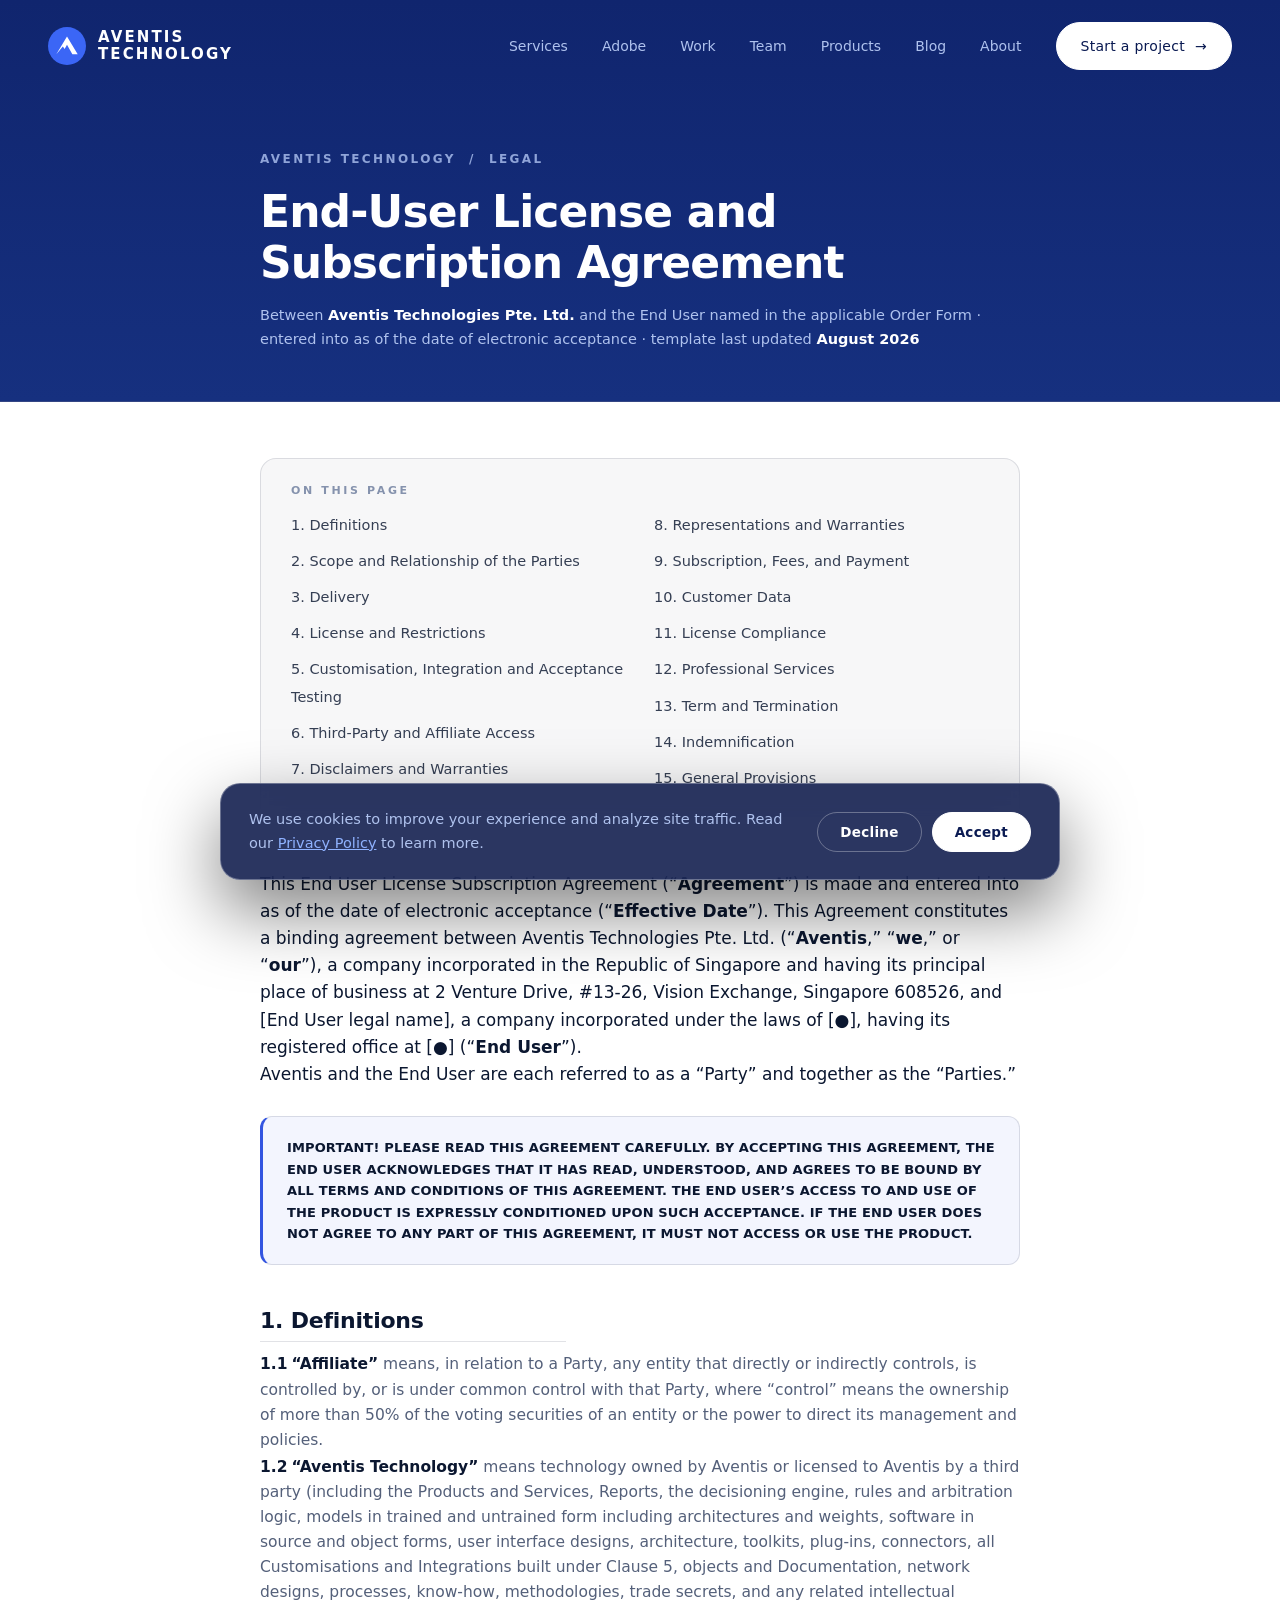
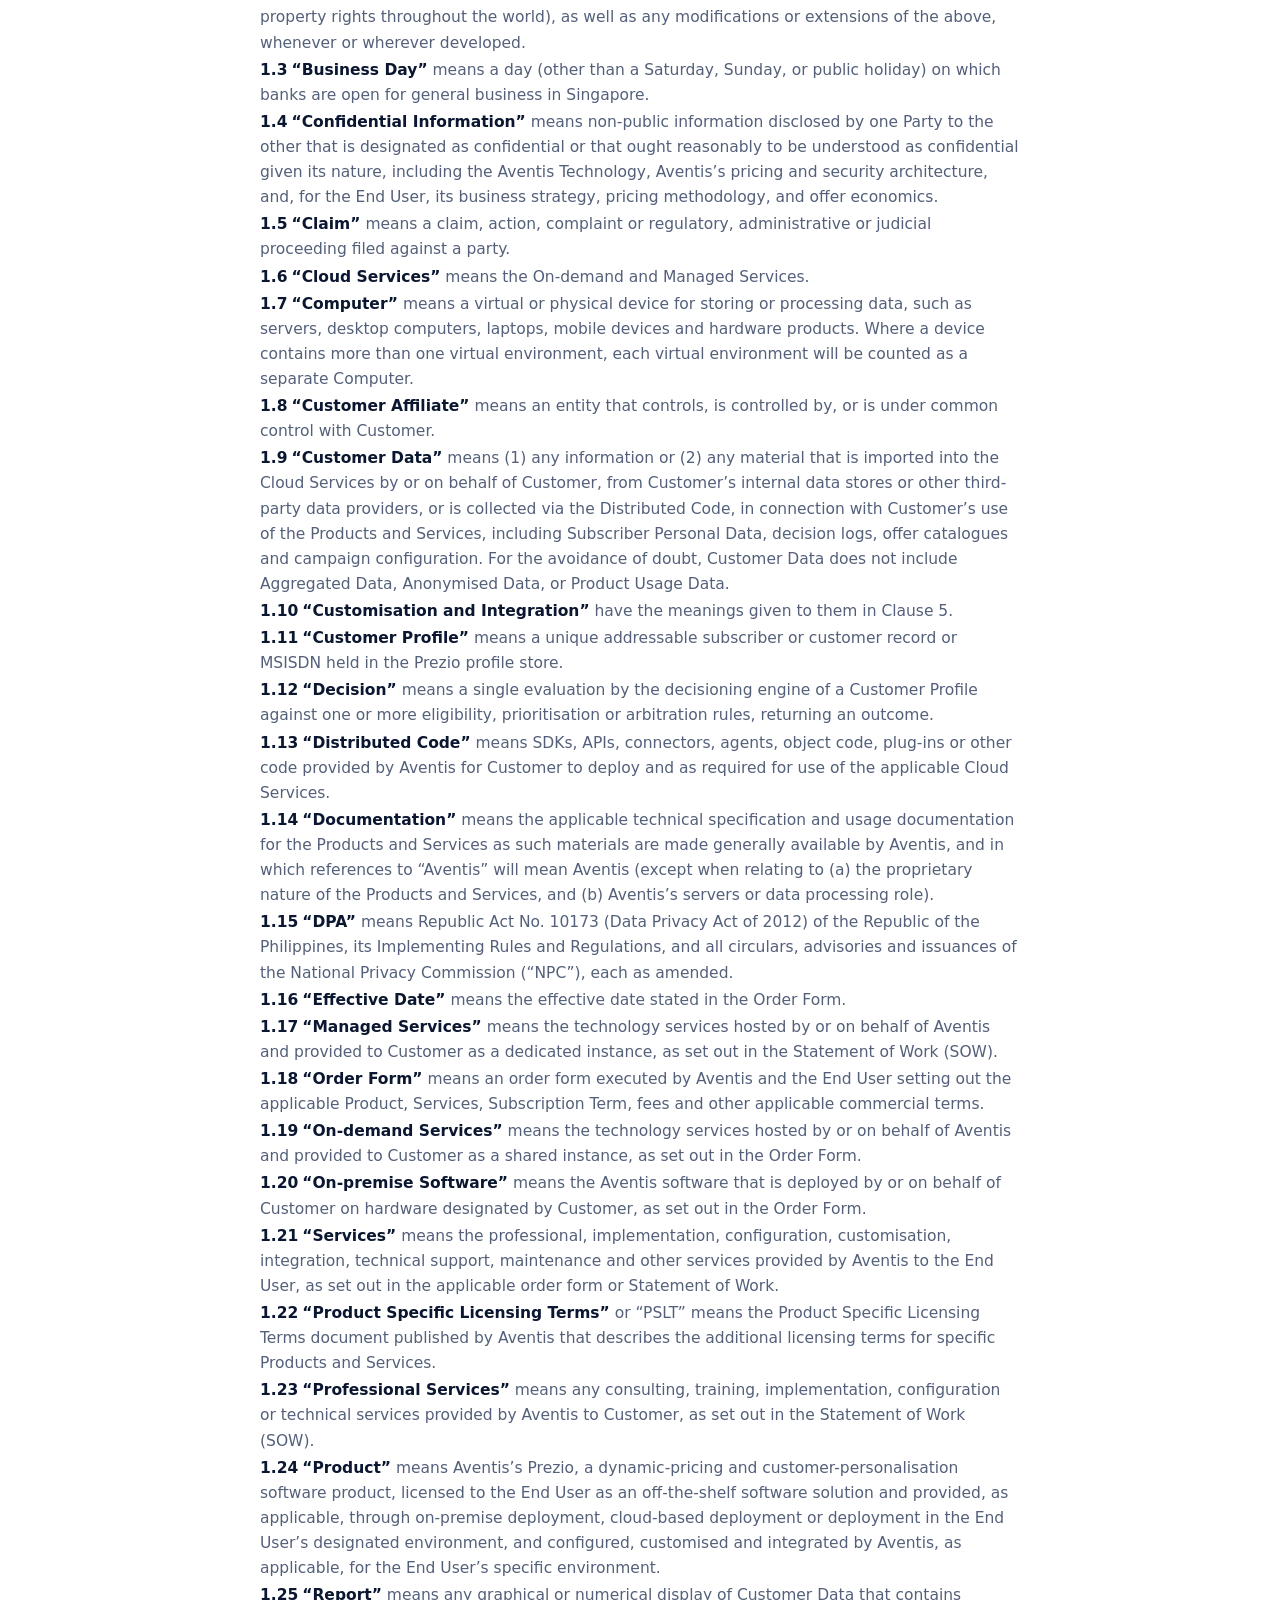
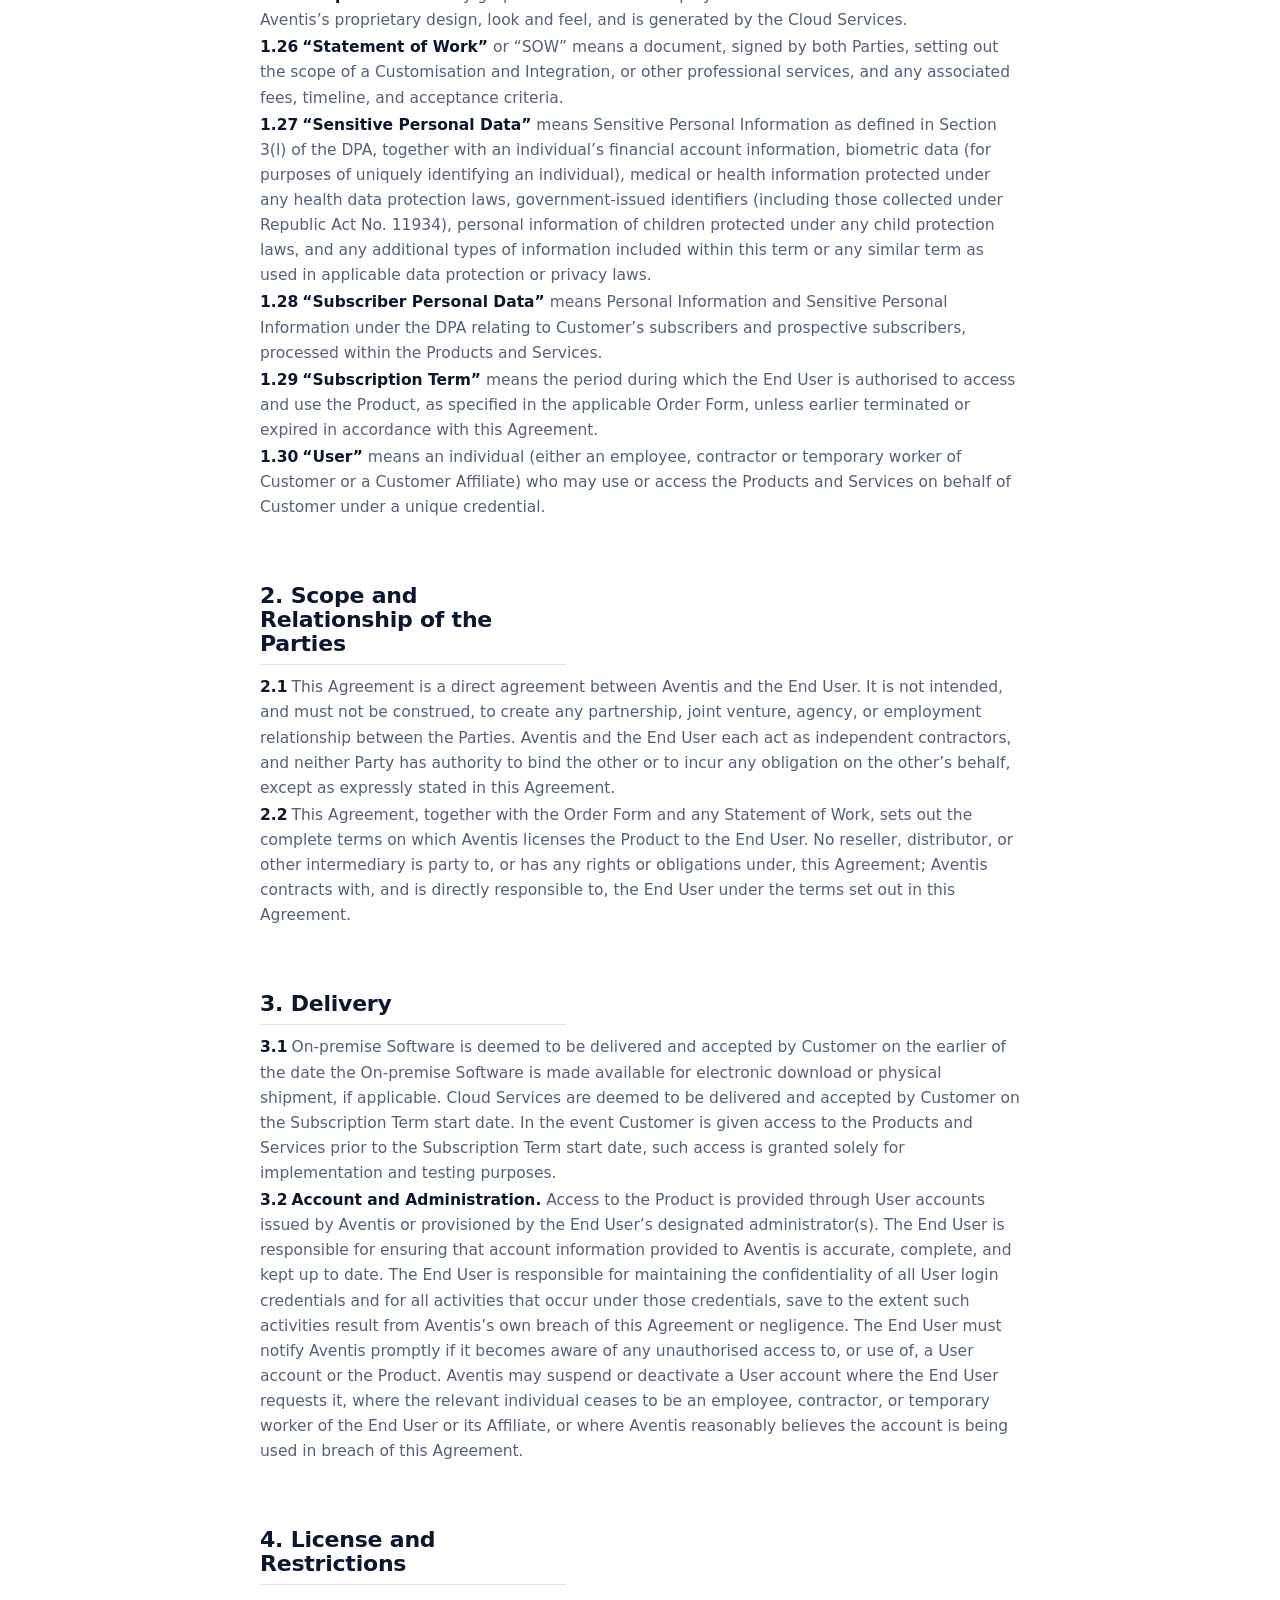
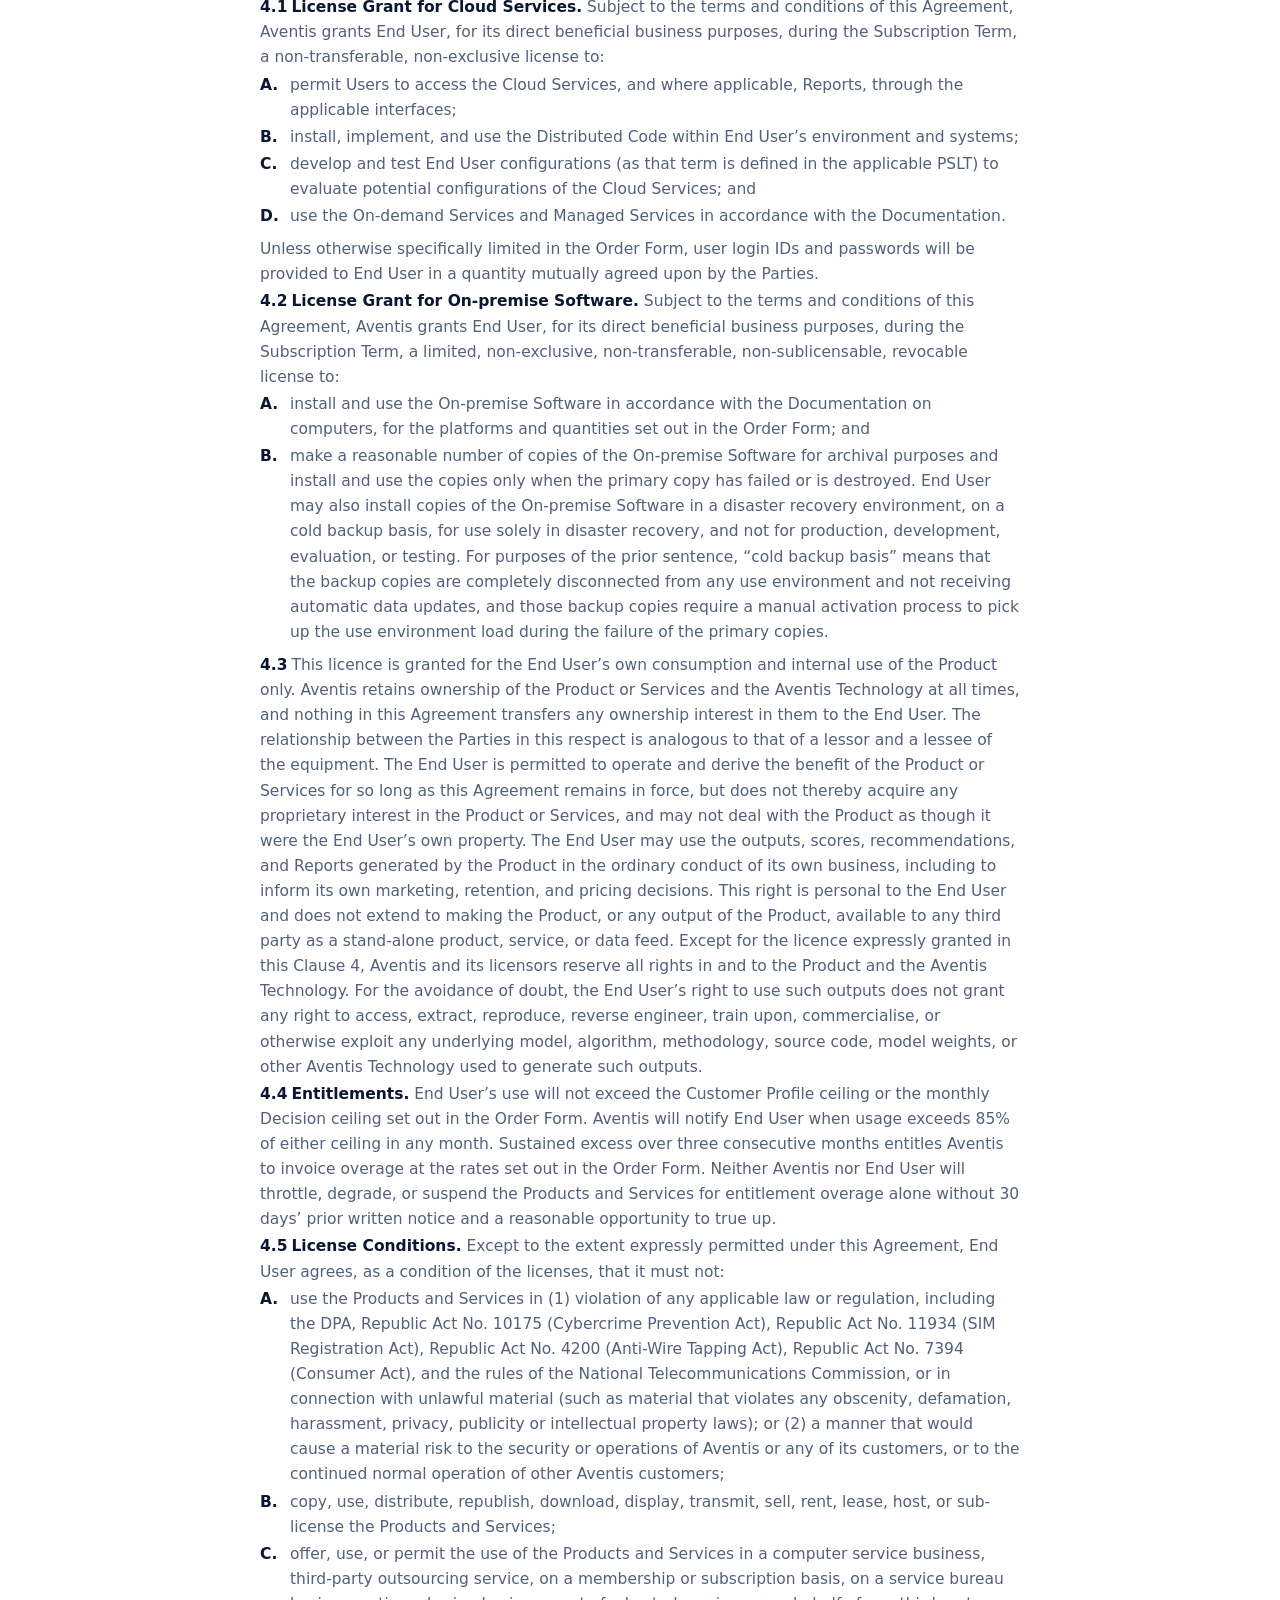
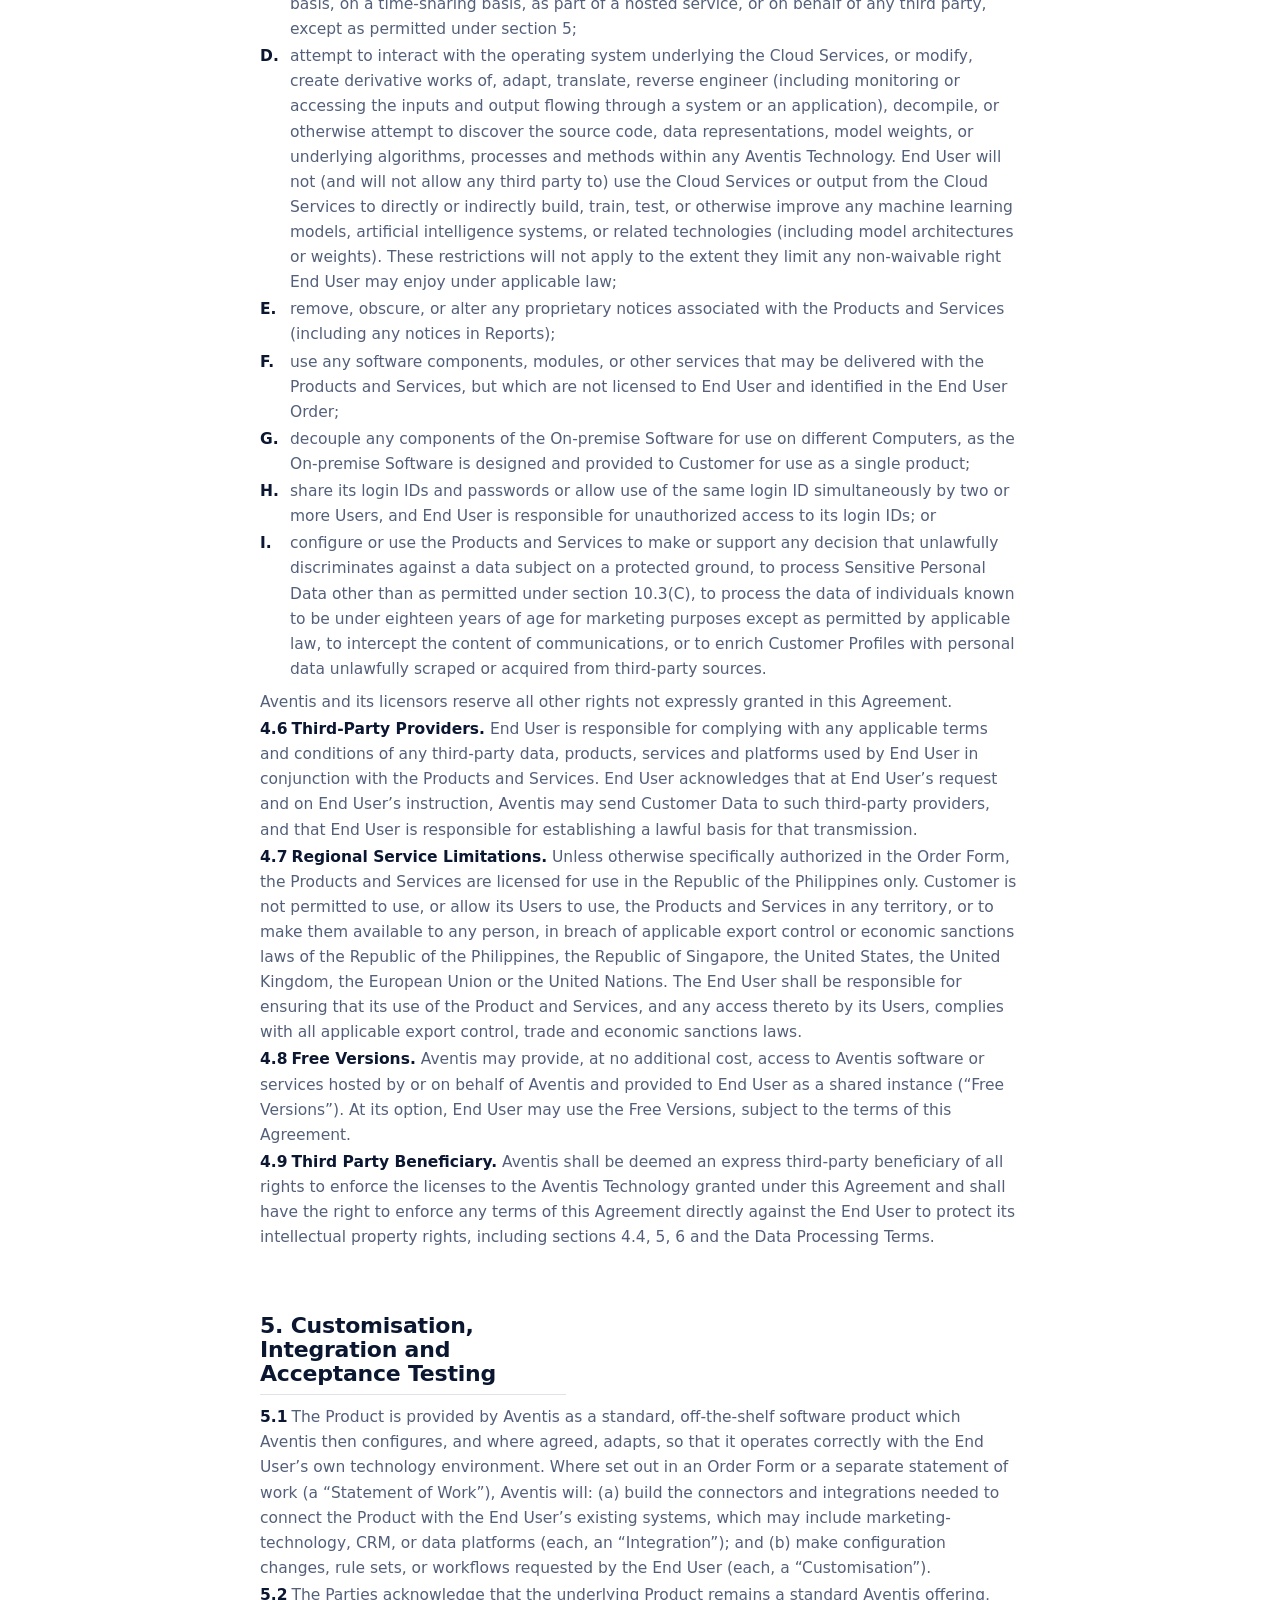
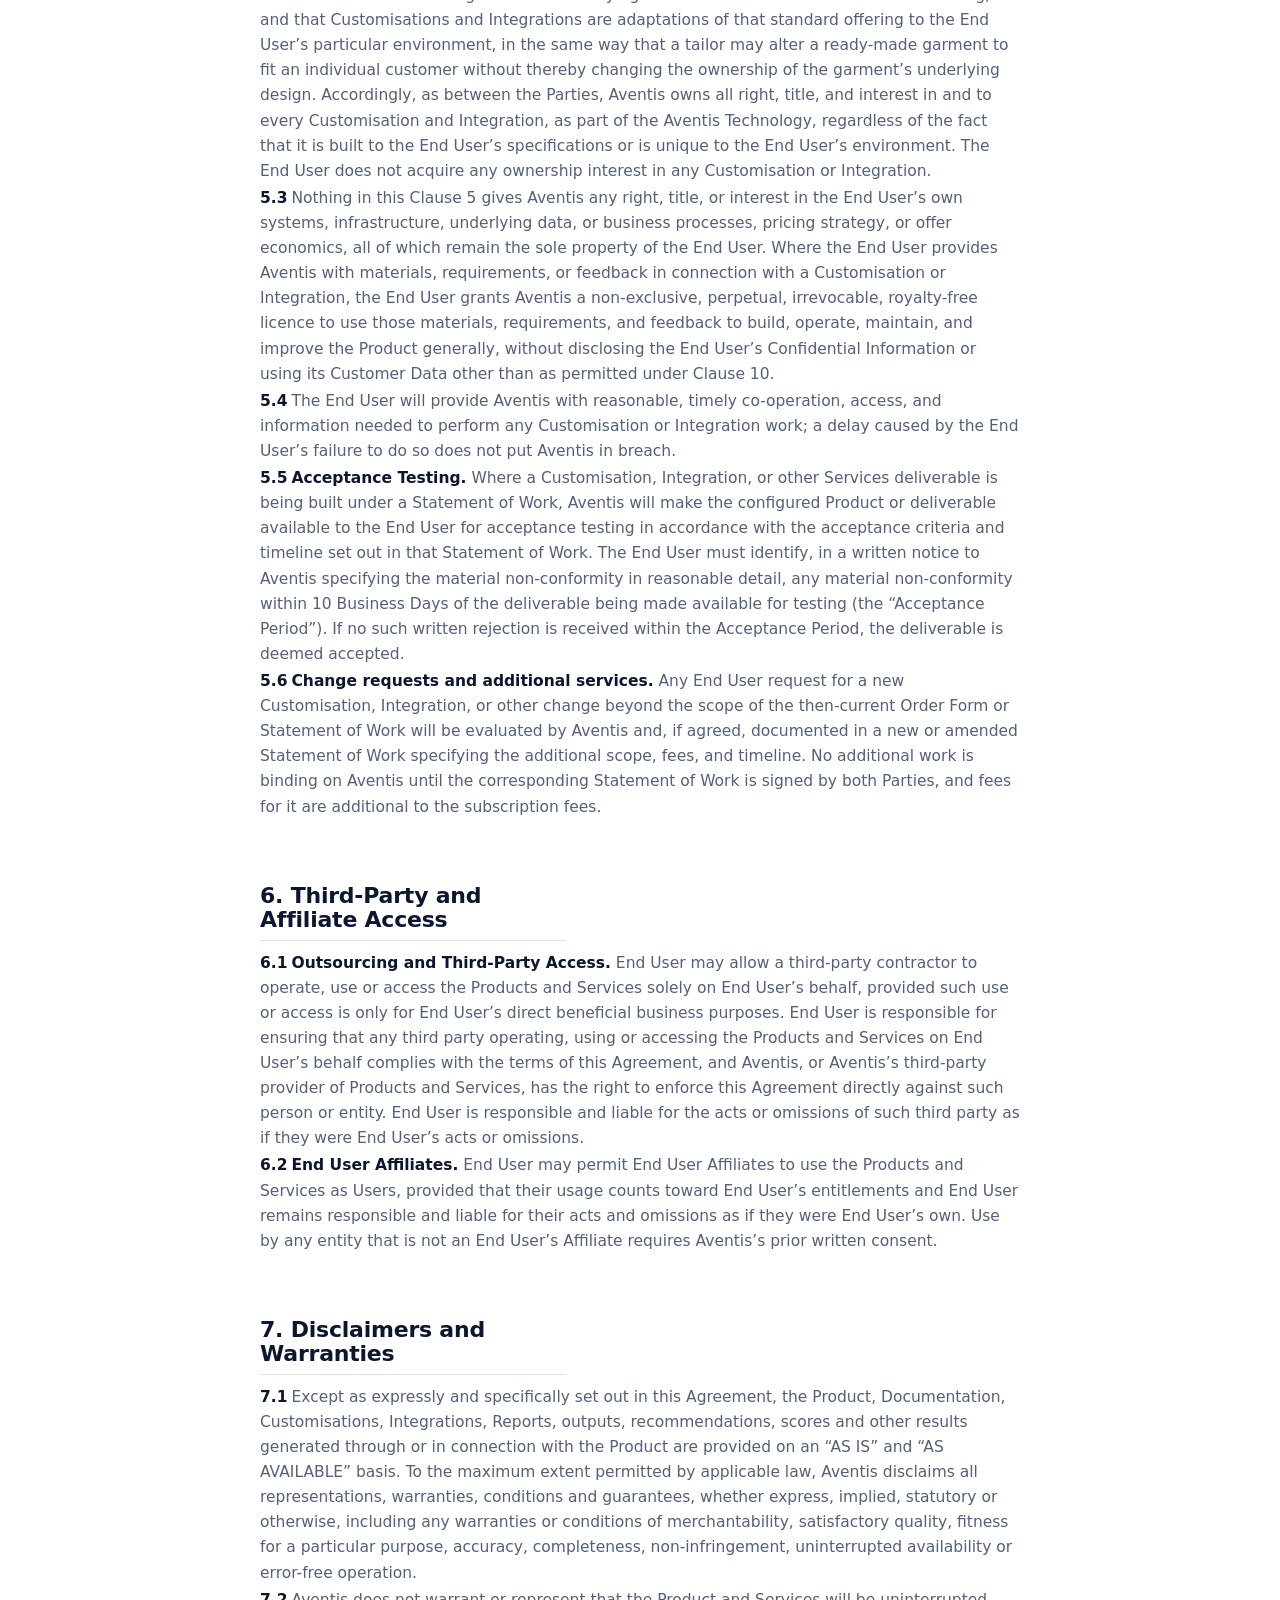
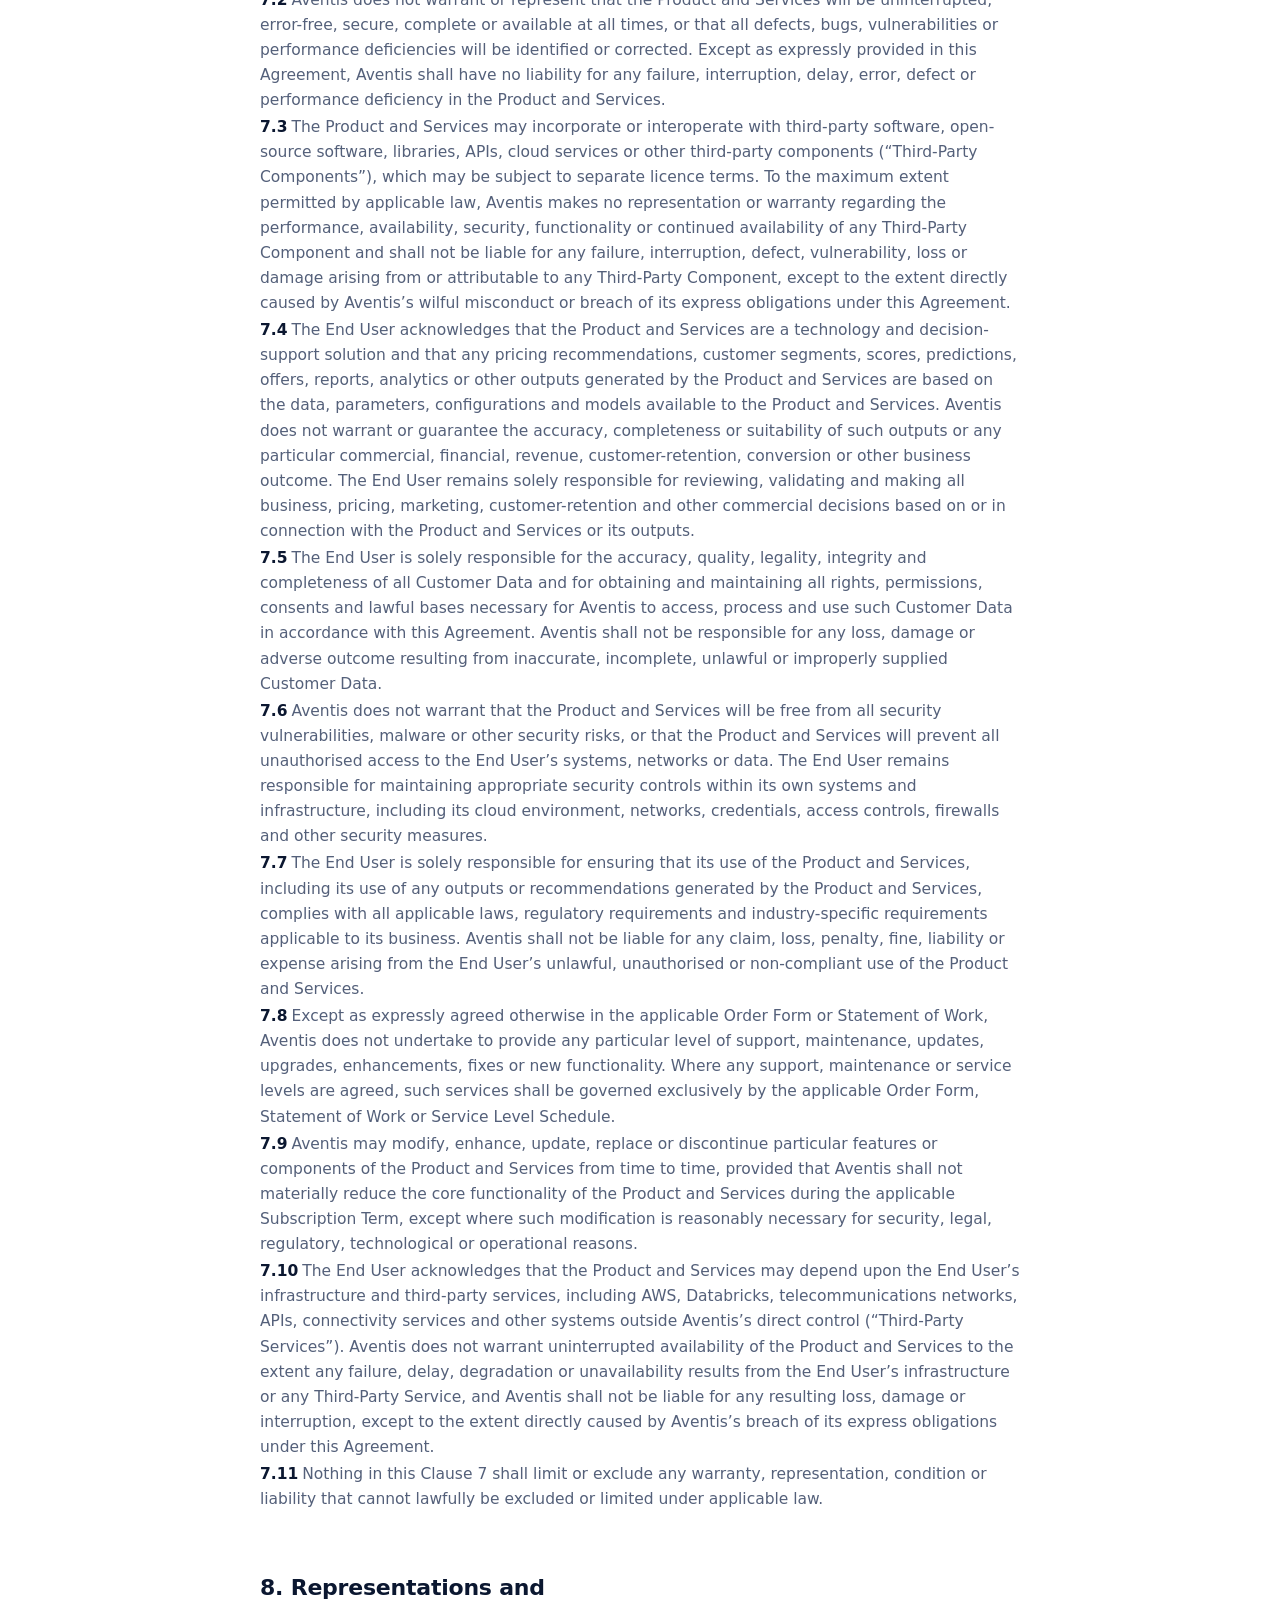
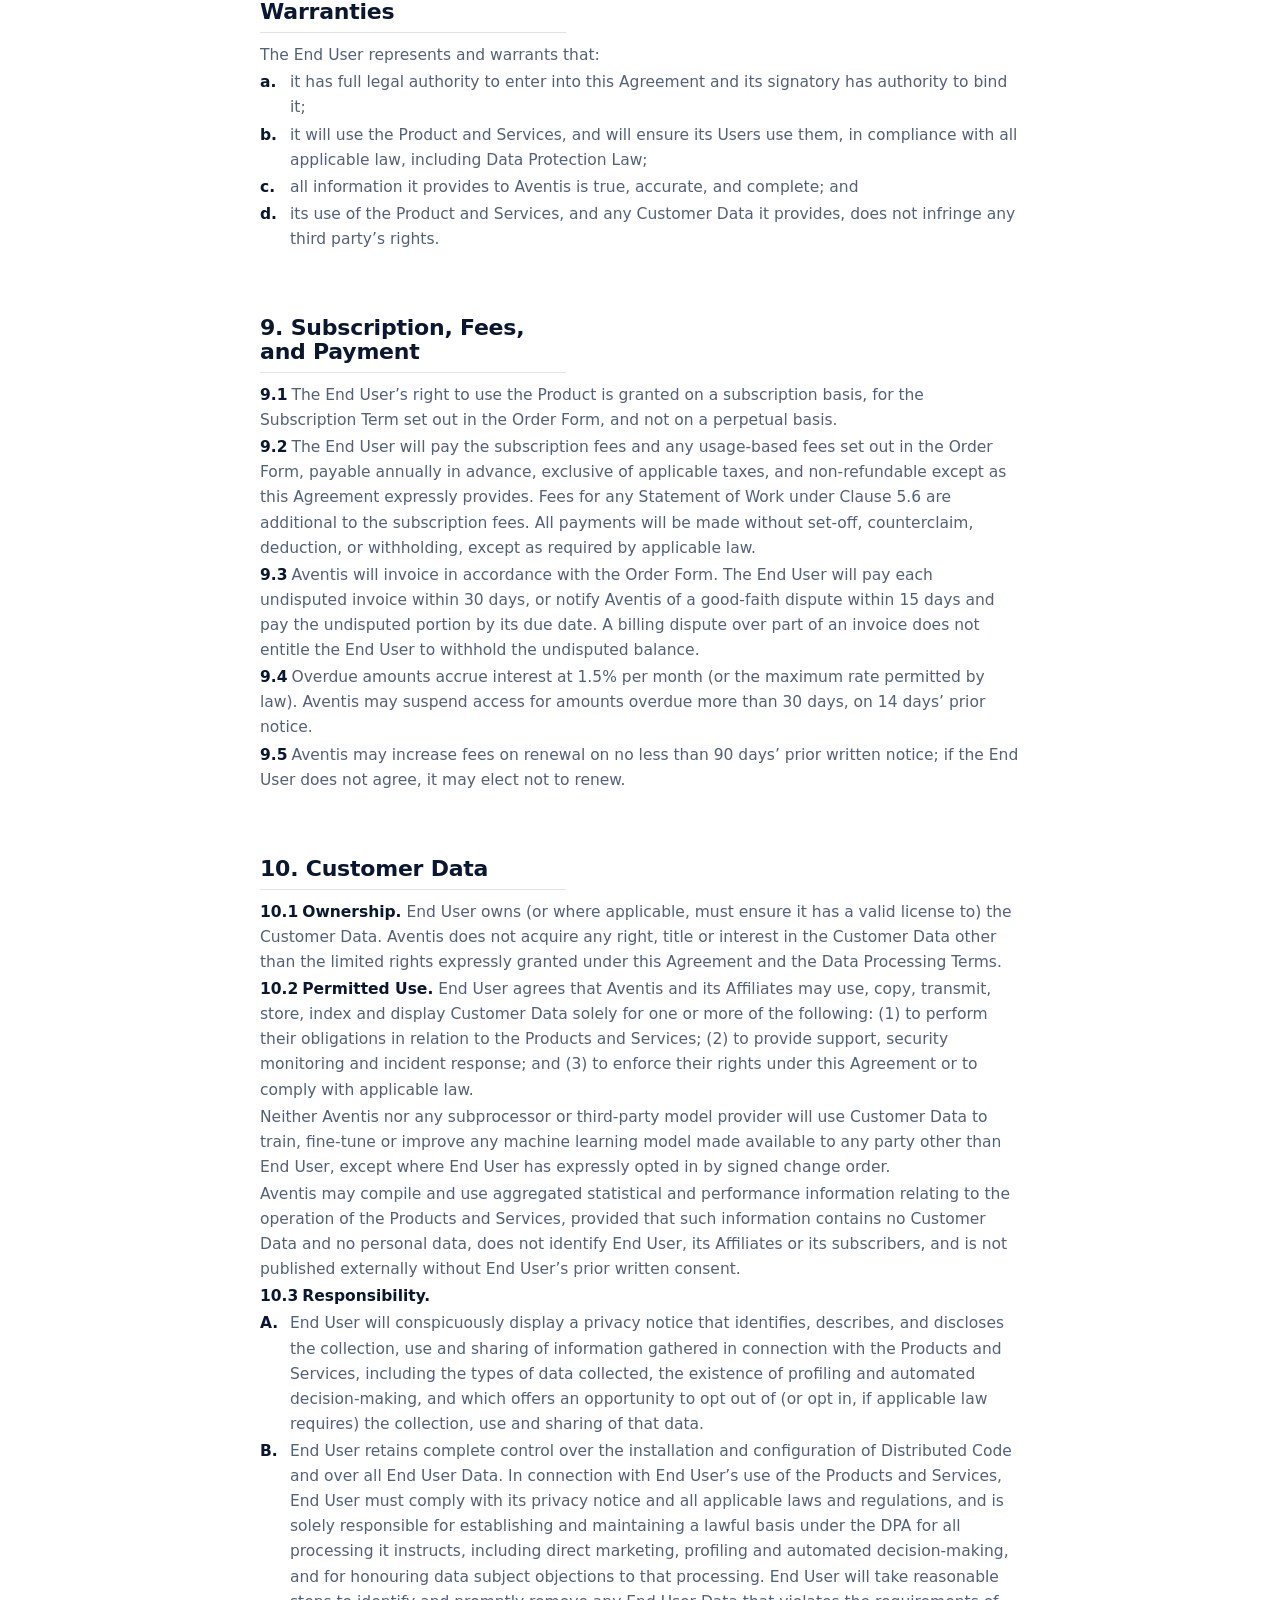
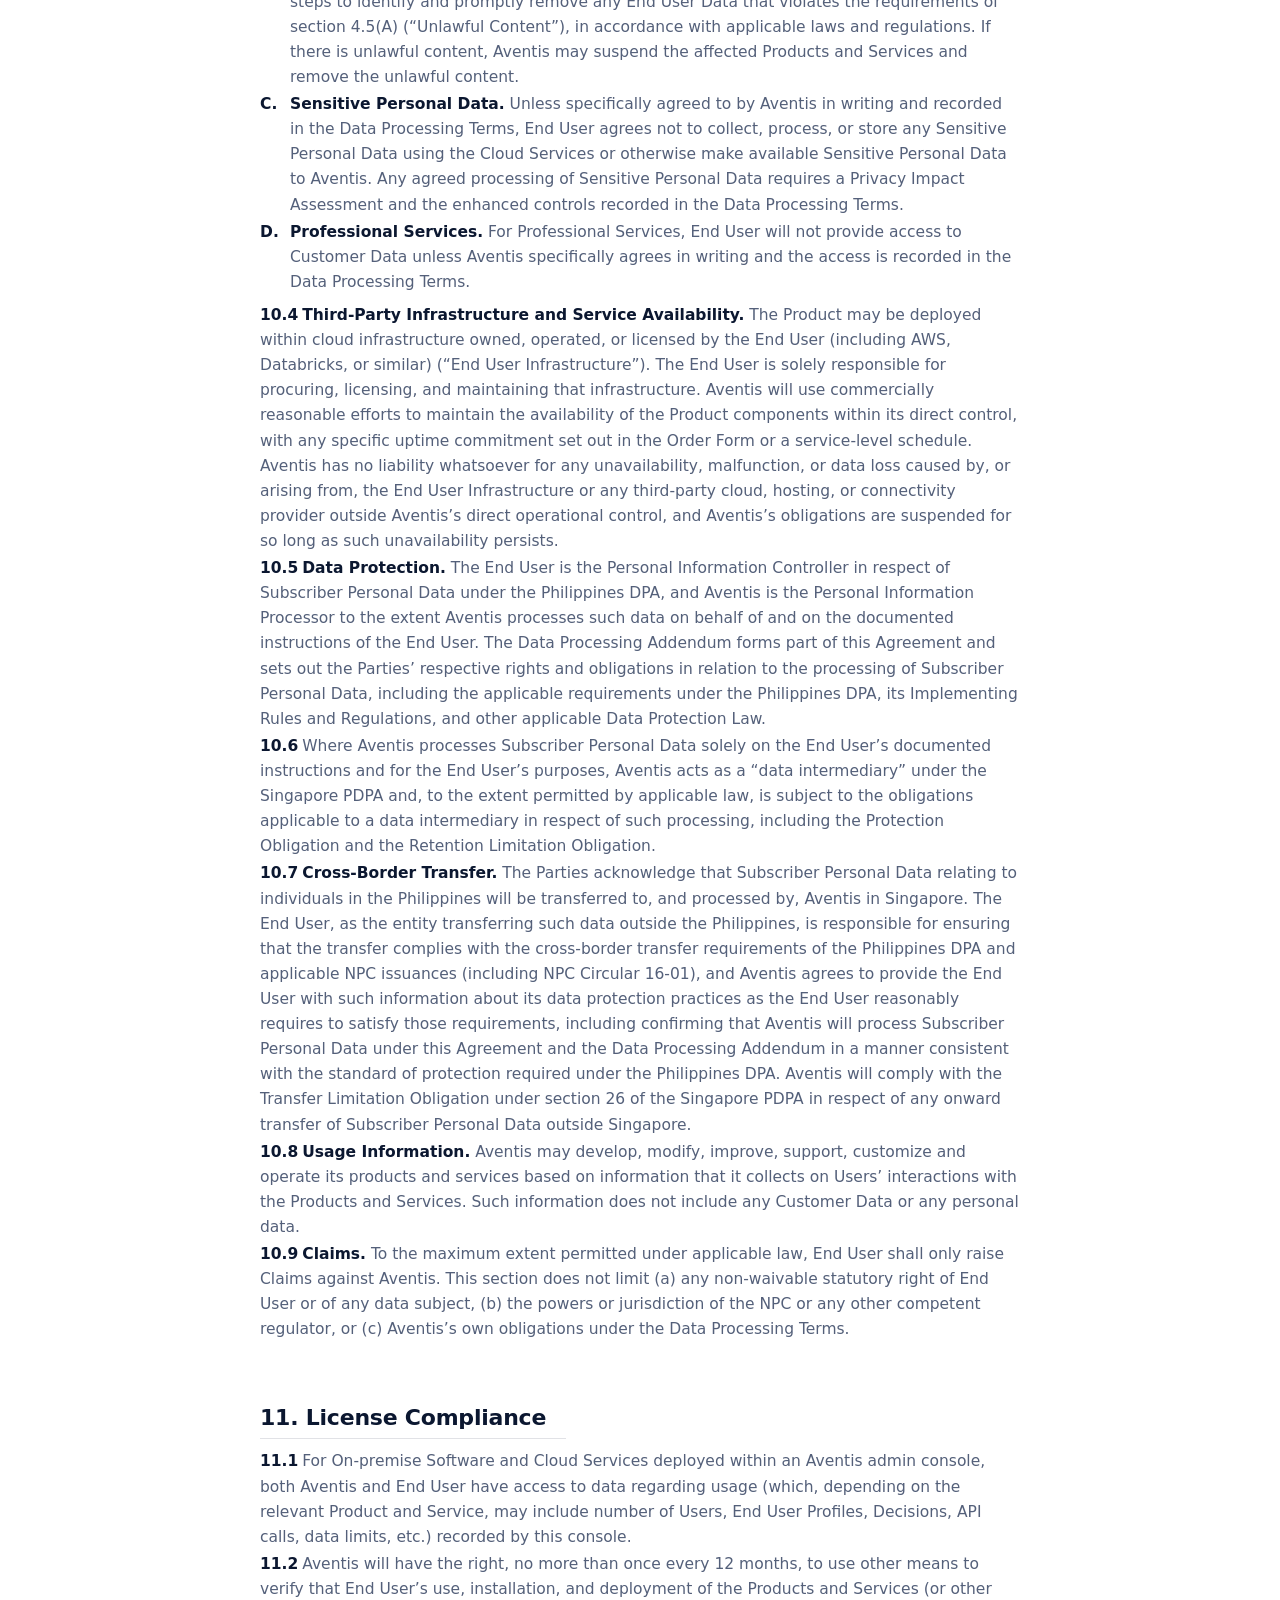
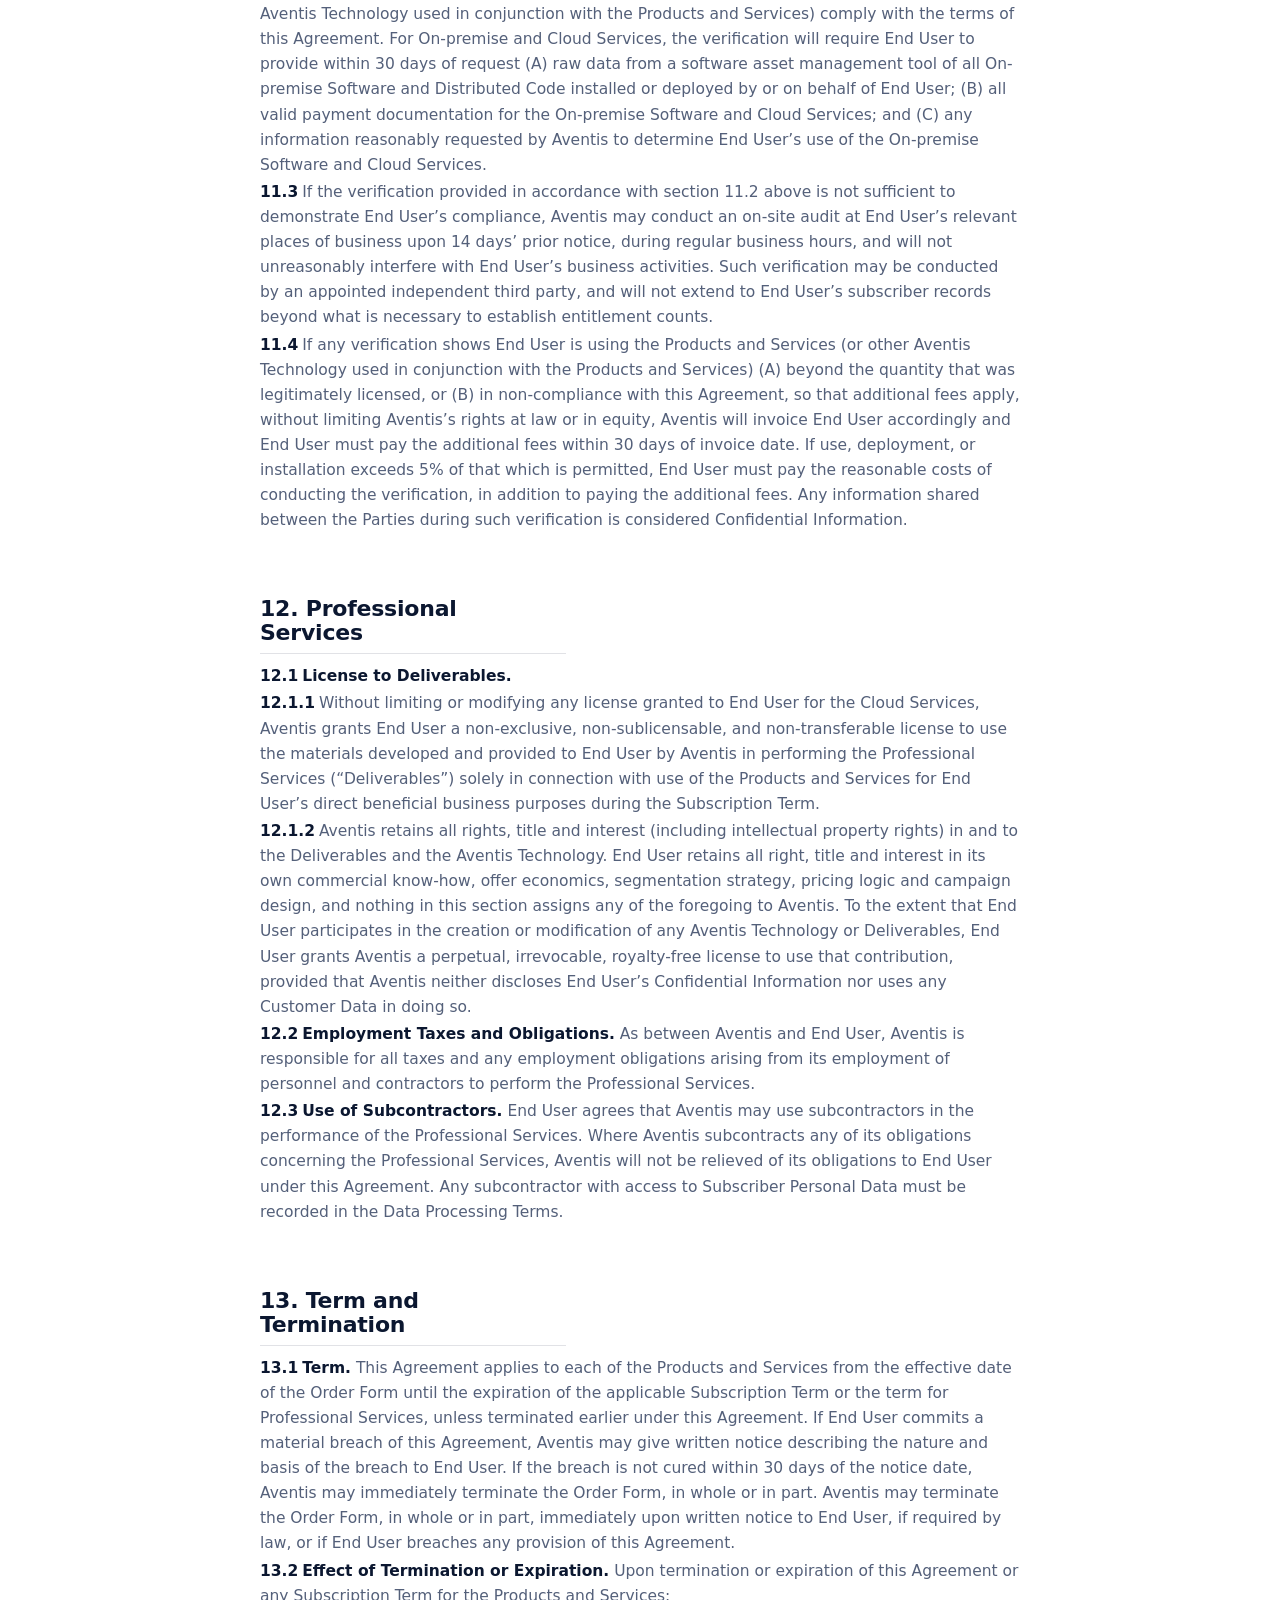
<file: legal.html>
<!DOCTYPE html>
<html lang="en">
<head>
<meta charset="UTF-8">
<meta name="viewport" content="width=device-width, initial-scale=1.0">
<title>Legal | End-User License and Subscription Agreement | Aventis Technology</title>
<meta name="description" content="The End-User License and Subscription Agreement governing use of Prezio and other Aventis Technology products and services.">
<meta name="robots" content="noindex">
<link rel="preconnect" href="https://api.fontshare.com">
<link href="https://api.fontshare.com/v2/css?f[]=switzer@300,400,500,600,700&display=swap" rel="stylesheet">
<link rel="stylesheet" href="assets/site.css">
<link rel="icon" type="image/svg+xml" href='data:image/svg+xml,<svg xmlns="http://www.w3.org/2000/svg" viewBox="0 0 64 64"><circle cx="32" cy="32" r="32" fill="%233B66F6"/><path d="M14 46 L32 16 L50 46 L41 46 L32 30 L28 37 L25 33 Z" fill="white"/></svg>'>
<style>
/* ---------- Legal document ---------- */
.lhero{padding:150px 48px 50px;background:linear-gradient(180deg,var(--bg) 0%,var(--bg-soft) 100%);border-bottom:1px solid var(--line)}
.lhero .wrap{max-width:760px}
.crumb{font-family:var(--display);font-size:12px;font-weight:600;letter-spacing:.2em;text-transform:uppercase;color:var(--muted-2)}
.crumb a{color:var(--muted-2);text-decoration:none}
.crumb a:hover{color:var(--blue)}
.lhero h1{font-family:var(--display);font-weight:600;font-size:clamp(28px,4vw,44px);line-height:1.15;letter-spacing:-.02em;margin-top:18px;max-width:20ch;color:var(--ink)}
.lhero .meta{margin-top:16px;color:var(--muted);font-size:14.5px}
.lhero .meta b{color:var(--ink);font-weight:600}

.ldoc{padding:56px 48px 100px;background:#FFFFFF;
  --ink:#0B1730;--muted:#54607A;--muted-2:#8592AD;
  --line:rgba(11,23,48,.12);--line-strong:rgba(11,23,48,.22);
  --blue:#3355E0;color:var(--ink);
}
.ldoc .wrap{max-width:760px}
.ltoc{border:1px solid var(--line);border-radius:16px;padding:26px 30px;margin-bottom:48px;background:rgba(11,23,48,.03)}
.ltoc h2{font-family:var(--display);font-size:11px;font-weight:700;letter-spacing:.24em;text-transform:uppercase;color:var(--muted-2);margin:0 0 14px}
.ltoc ol{columns:2;column-gap:28px;list-style:none;counter-reset:t}
.ltoc li{break-inside:avoid;margin-bottom:9px}
.ltoc a{color:var(--ink);text-decoration:none;font-size:14.5px;opacity:.82;transition:opacity .2s,color .2s}
.ltoc a:hover{opacity:1;color:var(--blue)}
@media(max-width:640px){.ltoc ol{columns:1}}

.lsec{margin-bottom:64px;padding:0;scroll-margin-top:100px}
.lsec h2{font-family:var(--display);font-weight:600;font-size:22px;letter-spacing:-.01em;color:var(--ink);padding-bottom:8px;margin-bottom:10px;border-bottom:1px solid var(--line)}
.lsec p.cl{font-size:15.5px;line-height:1.62;color:var(--muted);margin-bottom:2px}
.lsec p.cl b.n{color:var(--ink);font-weight:600;margin-right:4px}
.lsec ol.alpha{list-style:none;counter-reset:al;margin:2px 0 8px 0;padding-left:0}
.lsec ol.alpha>li{position:relative;padding-left:30px;font-size:15.5px;line-height:1.62;color:var(--muted);margin-bottom:2px;counter-increment:al}
.lsec ol.alpha>li::before{content:counter(al, upper-alpha) ".";position:absolute;left:0;top:0;color:var(--ink);font-weight:600}
.lsec ol.alpha.lower>li::before{content:counter(al, lower-alpha) ".";}
.lsec strong{color:var(--ink)}
.lsec a{color:var(--blue)}
.lback{display:flex;justify-content:space-between;align-items:center;flex-wrap:wrap;gap:14px;padding-top:36px;border-top:1px solid var(--line)}
.lback span{color:var(--muted);font-size:14px}
.lnotice{background:rgba(51,85,224,.06);border:1px solid var(--line);border-left:3px solid var(--blue);border-radius:12px;padding:20px 24px;margin:28px 0 44px}
.lnotice p{font-family:var(--display);font-weight:600;font-size:13px;line-height:1.65;letter-spacing:.01em;color:var(--ink);text-transform:none}
</style>
<!-- Google tag (gtag.js) -->
<script async src="https://www.googletagmanager.com/gtag/js?id=G-EF3RHDYZ2T"></script>
<script>
  window.dataLayer = window.dataLayer || [];
  function gtag(){dataLayer.push(arguments);}
  gtag('js', new Date());
  gtag('config', 'G-EF3RHDYZ2T');
</script>
</head>
<body>
<canvas id="bg-field" aria-hidden="true"></canvas>
<nav id="nav">
  <a class="brand" href="/" aria-label="Aventis Technology home"><svg viewBox="0 0 64 64" xmlns="http://www.w3.org/2000/svg" aria-hidden="true"><circle cx="32" cy="32" r="32" fill="#3B66F6"/><path d="M14 46 L32 16 L50 46 L41 46 L32 30 L28 37 L25 33 Z" fill="#fff"/></svg><span class="wm">Aventis <b>Technology</b></span></a>
  <button id="menu-toggle" aria-label="Open menu" aria-expanded="false">&#9776;</button>
  <div class="nav-links" id="nav-links">
    <a href="/services">Services</a>
    <a href="/adobe">Adobe</a>
    <a href="/case-studies">Work</a>
    <a href="/team">Team</a>
    <a href="/#products">Products</a>
    <a href="/blog">Blog</a>
    <a href="/team">About</a>
    <a class="btn" href="/contact">Start a project <span class="arr">&rarr;</span></a>
  </div>
</nav>

<header class="lhero">
  <div class="wrap">
    <div class="crumb"><a href="/">Aventis Technology</a> &nbsp;/&nbsp; Legal</div>
    <h1>End-User License and Subscription Agreement</h1>
    <p class="meta">Between <b>Aventis Technologies Pte. Ltd.</b> and the End User named in the applicable Order Form &middot; entered into as of the date of electronic acceptance &middot; template last updated <b>August 2026</b></p>
  </div>
</header>

<section class="ldoc">
  <div class="wrap">

    <div class="ltoc" aria-label="Sections in this agreement">
      <h2>On this page</h2>
      <ol>
        <li><a href="#s1">1. Definitions</a></li>
        <li><a href="#s2">2. Scope and Relationship of the Parties</a></li>
        <li><a href="#s3">3. Delivery</a></li>
        <li><a href="#s4">4. License and Restrictions</a></li>
        <li><a href="#s5">5. Customisation, Integration and Acceptance Testing</a></li>
        <li><a href="#s6">6. Third-Party and Affiliate Access</a></li>
        <li><a href="#s7">7. Disclaimers and Warranties</a></li>
        <li><a href="#s8">8. Representations and Warranties</a></li>
        <li><a href="#s9">9. Subscription, Fees, and Payment</a></li>
        <li><a href="#s10">10. Customer Data</a></li>
        <li><a href="#s11">11. License Compliance</a></li>
        <li><a href="#s12">12. Professional Services</a></li>
        <li><a href="#s13">13. Term and Termination</a></li>
        <li><a href="#s14">14. Indemnification</a></li>
        <li><a href="#s15">15. General Provisions</a></li>
      </ol>
    </div>

    <p class="cl">This End User License Subscription Agreement (&ldquo;<strong>Agreement</strong>&rdquo;) is made and entered into as of the date of electronic acceptance (&ldquo;<strong>Effective Date</strong>&rdquo;). This Agreement constitutes a binding agreement between Aventis Technologies Pte. Ltd. (&ldquo;<strong>Aventis</strong>,&rdquo; &ldquo;<strong>we</strong>,&rdquo; or &ldquo;<strong>our</strong>&rdquo;), a company incorporated in the Republic of Singapore and having its principal place of business at 2 Venture Drive, #13-26, Vision Exchange, Singapore 608526, and [End User legal name], a company incorporated under the laws of [&#9679;], having its registered office at [&#9679;] (&ldquo;<strong>End User</strong>&rdquo;).</p>
    <p class="cl">Aventis and the End User are each referred to as a &ldquo;Party&rdquo; and together as the &ldquo;Parties.&rdquo;</p>

    <div class="lnotice">
      <p>IMPORTANT! PLEASE READ THIS AGREEMENT CAREFULLY. BY ACCEPTING THIS AGREEMENT, THE END USER ACKNOWLEDGES THAT IT HAS READ, UNDERSTOOD, AND AGREES TO BE BOUND BY ALL TERMS AND CONDITIONS OF THIS AGREEMENT. THE END USER&rsquo;S ACCESS TO AND USE OF THE PRODUCT IS EXPRESSLY CONDITIONED UPON SUCH ACCEPTANCE. IF THE END USER DOES NOT AGREE TO ANY PART OF THIS AGREEMENT, IT MUST NOT ACCESS OR USE THE PRODUCT.</p>
    </div>

    <section class="lsec" id="s1">
      <h2>1. Definitions</h2>
      <p class="cl"><b class="n">1.1</b><strong>&ldquo;Affiliate&rdquo;</strong> means, in relation to a Party, any entity that directly or indirectly controls, is controlled by, or is under common control with that Party, where &ldquo;control&rdquo; means the ownership of more than 50% of the voting securities of an entity or the power to direct its management and policies.</p>
      <p class="cl"><b class="n">1.2</b><strong>&ldquo;Aventis Technology&rdquo;</strong> means technology owned by Aventis or licensed to Aventis by a third party (including the Products and Services, Reports, the decisioning engine, rules and arbitration logic, models in trained and untrained form including architectures and weights, software in source and object forms, user interface designs, architecture, toolkits, plug-ins, connectors, all Customisations and Integrations built under Clause 5, objects and Documentation, network designs, processes, know-how, methodologies, trade secrets, and any related intellectual property rights throughout the world), as well as any modifications or extensions of the above, whenever or wherever developed.</p>
      <p class="cl"><b class="n">1.3</b><strong>&ldquo;Business Day&rdquo;</strong> means a day (other than a Saturday, Sunday, or public holiday) on which banks are open for general business in Singapore.</p>
      <p class="cl"><b class="n">1.4</b><strong>&ldquo;Confidential Information&rdquo;</strong> means non-public information disclosed by one Party to the other that is designated as confidential or that ought reasonably to be understood as confidential given its nature, including the Aventis Technology, Aventis&rsquo;s pricing and security architecture, and, for the End User, its business strategy, pricing methodology, and offer economics.</p>
      <p class="cl"><b class="n">1.5</b><strong>&ldquo;Claim&rdquo;</strong> means a claim, action, complaint or regulatory, administrative or judicial proceeding filed against a party.</p>
      <p class="cl"><b class="n">1.6</b><strong>&ldquo;Cloud Services&rdquo;</strong> means the On-demand and Managed Services.</p>
      <p class="cl"><b class="n">1.7</b><strong>&ldquo;Computer&rdquo;</strong> means a virtual or physical device for storing or processing data, such as servers, desktop computers, laptops, mobile devices and hardware products. Where a device contains more than one virtual environment, each virtual environment will be counted as a separate Computer.</p>
      <p class="cl"><b class="n">1.8</b><strong>&ldquo;Customer Affiliate&rdquo;</strong> means an entity that controls, is controlled by, or is under common control with Customer.</p>
      <p class="cl"><b class="n">1.9</b><strong>&ldquo;Customer Data&rdquo;</strong> means (1) any information or (2) any material that is imported into the Cloud Services by or on behalf of Customer, from Customer&rsquo;s internal data stores or other third-party data providers, or is collected via the Distributed Code, in connection with Customer&rsquo;s use of the Products and Services, including Subscriber Personal Data, decision logs, offer catalogues and campaign configuration. For the avoidance of doubt, Customer Data does not include Aggregated Data, Anonymised Data, or Product Usage Data.</p>
      <p class="cl"><b class="n">1.10</b><strong>&ldquo;Customisation and Integration&rdquo;</strong> have the meanings given to them in Clause 5.</p>
      <p class="cl"><b class="n">1.11</b><strong>&ldquo;Customer Profile&rdquo;</strong> means a unique addressable subscriber or customer record or MSISDN held in the Prezio profile store.</p>
      <p class="cl"><b class="n">1.12</b><strong>&ldquo;Decision&rdquo;</strong> means a single evaluation by the decisioning engine of a Customer Profile against one or more eligibility, prioritisation or arbitration rules, returning an outcome.</p>
      <p class="cl"><b class="n">1.13</b><strong>&ldquo;Distributed Code&rdquo;</strong> means SDKs, APIs, connectors, agents, object code, plug-ins or other code provided by Aventis for Customer to deploy and as required for use of the applicable Cloud Services.</p>
      <p class="cl"><b class="n">1.14</b><strong>&ldquo;Documentation&rdquo;</strong> means the applicable technical specification and usage documentation for the Products and Services as such materials are made generally available by Aventis, and in which references to &ldquo;Aventis&rdquo; will mean Aventis (except when relating to (a) the proprietary nature of the Products and Services, and (b) Aventis&rsquo;s servers or data processing role).</p>
      <p class="cl"><b class="n">1.15</b><strong>&ldquo;DPA&rdquo;</strong> means Republic Act No. 10173 (Data Privacy Act of 2012) of the Republic of the Philippines, its Implementing Rules and Regulations, and all circulars, advisories and issuances of the National Privacy Commission (&ldquo;NPC&rdquo;), each as amended.</p>
      <p class="cl"><b class="n">1.16</b><strong>&ldquo;Effective Date&rdquo;</strong> means the effective date stated in the Order Form.</p>
      <p class="cl"><b class="n">1.17</b><strong>&ldquo;Managed Services&rdquo;</strong> means the technology services hosted by or on behalf of Aventis and provided to Customer as a dedicated instance, as set out in the Statement of Work (SOW).</p>
      <p class="cl"><b class="n">1.18</b><strong>&ldquo;Order Form&rdquo;</strong> means an order form executed by Aventis and the End User setting out the applicable Product, Services, Subscription Term, fees and other applicable commercial terms.</p>
      <p class="cl"><b class="n">1.19</b><strong>&ldquo;On-demand Services&rdquo;</strong> means the technology services hosted by or on behalf of Aventis and provided to Customer as a shared instance, as set out in the Order Form.</p>
      <p class="cl"><b class="n">1.20</b><strong>&ldquo;On-premise Software&rdquo;</strong> means the Aventis software that is deployed by or on behalf of Customer on hardware designated by Customer, as set out in the Order Form.</p>
      <p class="cl"><b class="n">1.21</b><strong>&ldquo;Services&rdquo;</strong> means the professional, implementation, configuration, customisation, integration, technical support, maintenance and other services provided by Aventis to the End User, as set out in the applicable order form or Statement of Work.</p>
      <p class="cl"><b class="n">1.22</b><strong>&ldquo;Product Specific Licensing Terms&rdquo;</strong> or &ldquo;PSLT&rdquo; means the Product Specific Licensing Terms document published by Aventis that describes the additional licensing terms for specific Products and Services.</p>
      <p class="cl"><b class="n">1.23</b><strong>&ldquo;Professional Services&rdquo;</strong> means any consulting, training, implementation, configuration or technical services provided by Aventis to Customer, as set out in the Statement of Work (SOW).</p>
      <p class="cl"><b class="n">1.24</b><strong>&ldquo;Product&rdquo;</strong> means Aventis&rsquo;s Prezio, a dynamic-pricing and customer-personalisation software product, licensed to the End User as an off-the-shelf software solution and provided, as applicable, through on-premise deployment, cloud-based deployment or deployment in the End User&rsquo;s designated environment, and configured, customised and integrated by Aventis, as applicable, for the End User&rsquo;s specific environment.</p>
      <p class="cl"><b class="n">1.25</b><strong>&ldquo;Report&rdquo;</strong> means any graphical or numerical display of Customer Data that contains Aventis&rsquo;s proprietary design, look and feel, and is generated by the Cloud Services.</p>
      <p class="cl"><b class="n">1.26</b><strong>&ldquo;Statement of Work&rdquo;</strong> or &ldquo;SOW&rdquo; means a document, signed by both Parties, setting out the scope of a Customisation and Integration, or other professional services, and any associated fees, timeline, and acceptance criteria.</p>
      <p class="cl"><b class="n">1.27</b><strong>&ldquo;Sensitive Personal Data&rdquo;</strong> means Sensitive Personal Information as defined in Section 3(l) of the DPA, together with an individual&rsquo;s financial account information, biometric data (for purposes of uniquely identifying an individual), medical or health information protected under any health data protection laws, government-issued identifiers (including those collected under Republic Act No. 11934), personal information of children protected under any child protection laws, and any additional types of information included within this term or any similar term as used in applicable data protection or privacy laws.</p>
      <p class="cl"><b class="n">1.28</b><strong>&ldquo;Subscriber Personal Data&rdquo;</strong> means Personal Information and Sensitive Personal Information under the DPA relating to Customer&rsquo;s subscribers and prospective subscribers, processed within the Products and Services.</p>
      <p class="cl"><b class="n">1.29</b><strong>&ldquo;Subscription Term&rdquo;</strong> means the period during which the End User is authorised to access and use the Product, as specified in the applicable Order Form, unless earlier terminated or expired in accordance with this Agreement.</p>
      <p class="cl"><b class="n">1.30</b><strong>&ldquo;User&rdquo;</strong> means an individual (either an employee, contractor or temporary worker of Customer or a Customer Affiliate) who may use or access the Products and Services on behalf of Customer under a unique credential.</p>
    </section>

    <section class="lsec" id="s2">
      <h2>2. Scope and Relationship of the Parties</h2>
      <p class="cl"><b class="n">2.1</b>This Agreement is a direct agreement between Aventis and the End User. It is not intended, and must not be construed, to create any partnership, joint venture, agency, or employment relationship between the Parties. Aventis and the End User each act as independent contractors, and neither Party has authority to bind the other or to incur any obligation on the other&rsquo;s behalf, except as expressly stated in this Agreement.</p>
      <p class="cl"><b class="n">2.2</b>This Agreement, together with the Order Form and any Statement of Work, sets out the complete terms on which Aventis licenses the Product to the End User. No reseller, distributor, or other intermediary is party to, or has any rights or obligations under, this Agreement; Aventis contracts with, and is directly responsible to, the End User under the terms set out in this Agreement.</p>
    </section>

    <section class="lsec" id="s3">
      <h2>3. Delivery</h2>
      <p class="cl"><b class="n">3.1</b>On-premise Software is deemed to be delivered and accepted by Customer on the earlier of the date the On-premise Software is made available for electronic download or physical shipment, if applicable. Cloud Services are deemed to be delivered and accepted by Customer on the Subscription Term start date. In the event Customer is given access to the Products and Services prior to the Subscription Term start date, such access is granted solely for implementation and testing purposes.</p>
      <p class="cl"><b class="n">3.2</b><strong>Account and Administration.</strong> Access to the Product is provided through User accounts issued by Aventis or provisioned by the End User&rsquo;s designated administrator(s). The End User is responsible for ensuring that account information provided to Aventis is accurate, complete, and kept up to date. The End User is responsible for maintaining the confidentiality of all User login credentials and for all activities that occur under those credentials, save to the extent such activities result from Aventis&rsquo;s own breach of this Agreement or negligence. The End User must notify Aventis promptly if it becomes aware of any unauthorised access to, or use of, a User account or the Product. Aventis may suspend or deactivate a User account where the End User requests it, where the relevant individual ceases to be an employee, contractor, or temporary worker of the End User or its Affiliate, or where Aventis reasonably believes the account is being used in breach of this Agreement.</p>
    </section>

    <section class="lsec" id="s4">
      <h2>4. License and Restrictions</h2>
      <p class="cl"><b class="n">4.1</b><strong>License Grant for Cloud Services.</strong> Subject to the terms and conditions of this Agreement, Aventis grants End User, for its direct beneficial business purposes, during the Subscription Term, a non-transferable, non-exclusive license to:</p>
      <ol class="alpha">
        <li>permit Users to access the Cloud Services, and where applicable, Reports, through the applicable interfaces;</li>
        <li>install, implement, and use the Distributed Code within End User&rsquo;s environment and systems;</li>
        <li>develop and test End User configurations (as that term is defined in the applicable PSLT) to evaluate potential configurations of the Cloud Services; and</li>
        <li>use the On-demand Services and Managed Services in accordance with the Documentation.</li>
      </ol>
      <p class="cl">Unless otherwise specifically limited in the Order Form, user login IDs and passwords will be provided to End User in a quantity mutually agreed upon by the Parties.</p>
      <p class="cl"><b class="n">4.2</b><strong>License Grant for On-premise Software.</strong> Subject to the terms and conditions of this Agreement, Aventis grants End User, for its direct beneficial business purposes, during the Subscription Term, a limited, non-exclusive, non-transferable, non-sublicensable, revocable license to:</p>
      <ol class="alpha">
        <li>install and use the On-premise Software in accordance with the Documentation on computers, for the platforms and quantities set out in the Order Form; and</li>
        <li>make a reasonable number of copies of the On-premise Software for archival purposes and install and use the copies only when the primary copy has failed or is destroyed. End User may also install copies of the On-premise Software in a disaster recovery environment, on a cold backup basis, for use solely in disaster recovery, and not for production, development, evaluation, or testing. For purposes of the prior sentence, &ldquo;cold backup basis&rdquo; means that the backup copies are completely disconnected from any use environment and not receiving automatic data updates, and those backup copies require a manual activation process to pick up the use environment load during the failure of the primary copies.</li>
      </ol>
      <p class="cl"><b class="n">4.3</b>This licence is granted for the End User&rsquo;s own consumption and internal use of the Product only. Aventis retains ownership of the Product or Services and the Aventis Technology at all times, and nothing in this Agreement transfers any ownership interest in them to the End User. The relationship between the Parties in this respect is analogous to that of a lessor and a lessee of the equipment. The End User is permitted to operate and derive the benefit of the Product or Services for so long as this Agreement remains in force, but does not thereby acquire any proprietary interest in the Product or Services, and may not deal with the Product as though it were the End User&rsquo;s own property. The End User may use the outputs, scores, recommendations, and Reports generated by the Product in the ordinary conduct of its own business, including to inform its own marketing, retention, and pricing decisions. This right is personal to the End User and does not extend to making the Product, or any output of the Product, available to any third party as a stand-alone product, service, or data feed. Except for the licence expressly granted in this Clause 4, Aventis and its licensors reserve all rights in and to the Product and the Aventis Technology. For the avoidance of doubt, the End User&rsquo;s right to use such outputs does not grant any right to access, extract, reproduce, reverse engineer, train upon, commercialise, or otherwise exploit any underlying model, algorithm, methodology, source code, model weights, or other Aventis Technology used to generate such outputs.</p>
      <p class="cl"><b class="n">4.4</b><strong>Entitlements.</strong> End User&rsquo;s use will not exceed the Customer Profile ceiling or the monthly Decision ceiling set out in the Order Form. Aventis will notify End User when usage exceeds 85% of either ceiling in any month. Sustained excess over three consecutive months entitles Aventis to invoice overage at the rates set out in the Order Form. Neither Aventis nor End User will throttle, degrade, or suspend the Products and Services for entitlement overage alone without 30 days&rsquo; prior written notice and a reasonable opportunity to true up.</p>
      <p class="cl"><b class="n">4.5</b><strong>License Conditions.</strong> Except to the extent expressly permitted under this Agreement, End User agrees, as a condition of the licenses, that it must not:</p>
      <ol class="alpha">
        <li>use the Products and Services in (1) violation of any applicable law or regulation, including the DPA, Republic Act No. 10175 (Cybercrime Prevention Act), Republic Act No. 11934 (SIM Registration Act), Republic Act No. 4200 (Anti-Wire Tapping Act), Republic Act No. 7394 (Consumer Act), and the rules of the National Telecommunications Commission, or in connection with unlawful material (such as material that violates any obscenity, defamation, harassment, privacy, publicity or intellectual property laws); or (2) a manner that would cause a material risk to the security or operations of Aventis or any of its customers, or to the continued normal operation of other Aventis customers;</li>
        <li>copy, use, distribute, republish, download, display, transmit, sell, rent, lease, host, or sub-license the Products and Services;</li>
        <li>offer, use, or permit the use of the Products and Services in a computer service business, third-party outsourcing service, on a membership or subscription basis, on a service bureau basis, on a time-sharing basis, as part of a hosted service, or on behalf of any third party, except as permitted under section 5;</li>
        <li>attempt to interact with the operating system underlying the Cloud Services, or modify, create derivative works of, adapt, translate, reverse engineer (including monitoring or accessing the inputs and output flowing through a system or an application), decompile, or otherwise attempt to discover the source code, data representations, model weights, or underlying algorithms, processes and methods within any Aventis Technology. End User will not (and will not allow any third party to) use the Cloud Services or output from the Cloud Services to directly or indirectly build, train, test, or otherwise improve any machine learning models, artificial intelligence systems, or related technologies (including model architectures or weights). These restrictions will not apply to the extent they limit any non-waivable right End User may enjoy under applicable law;</li>
        <li>remove, obscure, or alter any proprietary notices associated with the Products and Services (including any notices in Reports);</li>
        <li>use any software components, modules, or other services that may be delivered with the Products and Services, but which are not licensed to End User and identified in the End User Order;</li>
        <li>decouple any components of the On-premise Software for use on different Computers, as the On-premise Software is designed and provided to Customer for use as a single product;</li>
        <li>share its login IDs and passwords or allow use of the same login ID simultaneously by two or more Users, and End User is responsible for unauthorized access to its login IDs; or</li>
        <li>configure or use the Products and Services to make or support any decision that unlawfully discriminates against a data subject on a protected ground, to process Sensitive Personal Data other than as permitted under section 10.3(C), to process the data of individuals known to be under eighteen years of age for marketing purposes except as permitted by applicable law, to intercept the content of communications, or to enrich Customer Profiles with personal data unlawfully scraped or acquired from third-party sources.</li>
      </ol>
      <p class="cl">Aventis and its licensors reserve all other rights not expressly granted in this Agreement.</p>
      <p class="cl"><b class="n">4.6</b><strong>Third-Party Providers.</strong> End User is responsible for complying with any applicable terms and conditions of any third-party data, products, services and platforms used by End User in conjunction with the Products and Services. End User acknowledges that at End User&rsquo;s request and on End User&rsquo;s instruction, Aventis may send Customer Data to such third-party providers, and that End User is responsible for establishing a lawful basis for that transmission.</p>
      <p class="cl"><b class="n">4.7</b><strong>Regional Service Limitations.</strong> Unless otherwise specifically authorized in the Order Form, the Products and Services are licensed for use in the Republic of the Philippines only. Customer is not permitted to use, or allow its Users to use, the Products and Services in any territory, or to make them available to any person, in breach of applicable export control or economic sanctions laws of the Republic of the Philippines, the Republic of Singapore, the United States, the United Kingdom, the European Union or the United Nations. The End User shall be responsible for ensuring that its use of the Product and Services, and any access thereto by its Users, complies with all applicable export control, trade and economic sanctions laws.</p>
      <p class="cl"><b class="n">4.8</b><strong>Free Versions.</strong> Aventis may provide, at no additional cost, access to Aventis software or services hosted by or on behalf of Aventis and provided to End User as a shared instance (&ldquo;Free Versions&rdquo;). At its option, End User may use the Free Versions, subject to the terms of this Agreement.</p>
      <p class="cl"><b class="n">4.9</b><strong>Third Party Beneficiary.</strong> Aventis shall be deemed an express third-party beneficiary of all rights to enforce the licenses to the Aventis Technology granted under this Agreement and shall have the right to enforce any terms of this Agreement directly against the End User to protect its intellectual property rights, including sections 4.4, 5, 6 and the Data Processing Terms.</p>
    </section>

    <section class="lsec" id="s5">
      <h2>5. Customisation, Integration and Acceptance Testing</h2>
      <p class="cl"><b class="n">5.1</b>The Product is provided by Aventis as a standard, off-the-shelf software product which Aventis then configures, and where agreed, adapts, so that it operates correctly with the End User&rsquo;s own technology environment. Where set out in an Order Form or a separate statement of work (a &ldquo;Statement of Work&rdquo;), Aventis will: (a) build the connectors and integrations needed to connect the Product with the End User&rsquo;s existing systems, which may include marketing-technology, CRM, or data platforms (each, an &ldquo;Integration&rdquo;); and (b) make configuration changes, rule sets, or workflows requested by the End User (each, a &ldquo;Customisation&rdquo;).</p>
      <p class="cl"><b class="n">5.2</b>The Parties acknowledge that the underlying Product remains a standard Aventis offering, and that Customisations and Integrations are adaptations of that standard offering to the End User&rsquo;s particular environment, in the same way that a tailor may alter a ready-made garment to fit an individual customer without thereby changing the ownership of the garment&rsquo;s underlying design. Accordingly, as between the Parties, Aventis owns all right, title, and interest in and to every Customisation and Integration, as part of the Aventis Technology, regardless of the fact that it is built to the End User&rsquo;s specifications or is unique to the End User&rsquo;s environment. The End User does not acquire any ownership interest in any Customisation or Integration.</p>
      <p class="cl"><b class="n">5.3</b>Nothing in this Clause 5 gives Aventis any right, title, or interest in the End User&rsquo;s own systems, infrastructure, underlying data, or business processes, pricing strategy, or offer economics, all of which remain the sole property of the End User. Where the End User provides Aventis with materials, requirements, or feedback in connection with a Customisation or Integration, the End User grants Aventis a non-exclusive, perpetual, irrevocable, royalty-free licence to use those materials, requirements, and feedback to build, operate, maintain, and improve the Product generally, without disclosing the End User&rsquo;s Confidential Information or using its Customer Data other than as permitted under Clause 10.</p>
      <p class="cl"><b class="n">5.4</b>The End User will provide Aventis with reasonable, timely co-operation, access, and information needed to perform any Customisation or Integration work; a delay caused by the End User&rsquo;s failure to do so does not put Aventis in breach.</p>
      <p class="cl"><b class="n">5.5</b><strong>Acceptance Testing.</strong> Where a Customisation, Integration, or other Services deliverable is being built under a Statement of Work, Aventis will make the configured Product or deliverable available to the End User for acceptance testing in accordance with the acceptance criteria and timeline set out in that Statement of Work. The End User must identify, in a written notice to Aventis specifying the material non-conformity in reasonable detail, any material non-conformity within 10 Business Days of the deliverable being made available for testing (the &ldquo;Acceptance Period&rdquo;). If no such written rejection is received within the Acceptance Period, the deliverable is deemed accepted.</p>
      <p class="cl"><b class="n">5.6</b><strong>Change requests and additional services.</strong> Any End User request for a new Customisation, Integration, or other change beyond the scope of the then-current Order Form or Statement of Work will be evaluated by Aventis and, if agreed, documented in a new or amended Statement of Work specifying the additional scope, fees, and timeline. No additional work is binding on Aventis until the corresponding Statement of Work is signed by both Parties, and fees for it are additional to the subscription fees.</p>
    </section>

    <section class="lsec" id="s6">
      <h2>6. Third-Party and Affiliate Access</h2>
      <p class="cl"><b class="n">6.1</b><strong>Outsourcing and Third-Party Access.</strong> End User may allow a third-party contractor to operate, use or access the Products and Services solely on End User&rsquo;s behalf, provided such use or access is only for End User&rsquo;s direct beneficial business purposes. End User is responsible for ensuring that any third party operating, using or accessing the Products and Services on End User&rsquo;s behalf complies with the terms of this Agreement, and Aventis, or Aventis&rsquo;s third-party provider of Products and Services, has the right to enforce this Agreement directly against such person or entity. End User is responsible and liable for the acts or omissions of such third party as if they were End User&rsquo;s acts or omissions.</p>
      <p class="cl"><b class="n">6.2</b><strong>End User Affiliates.</strong> End User may permit End User Affiliates to use the Products and Services as Users, provided that their usage counts toward End User&rsquo;s entitlements and End User remains responsible and liable for their acts and omissions as if they were End User&rsquo;s own. Use by any entity that is not an End User&rsquo;s Affiliate requires Aventis&rsquo;s prior written consent.</p>
    </section>

    <section class="lsec" id="s7">
      <h2>7. Disclaimers and Warranties</h2>
      <p class="cl"><b class="n">7.1</b>Except as expressly and specifically set out in this Agreement, the Product, Documentation, Customisations, Integrations, Reports, outputs, recommendations, scores and other results generated through or in connection with the Product are provided on an &ldquo;AS IS&rdquo; and &ldquo;AS AVAILABLE&rdquo; basis. To the maximum extent permitted by applicable law, Aventis disclaims all representations, warranties, conditions and guarantees, whether express, implied, statutory or otherwise, including any warranties or conditions of merchantability, satisfactory quality, fitness for a particular purpose, accuracy, completeness, non-infringement, uninterrupted availability or error-free operation.</p>
      <p class="cl"><b class="n">7.2</b>Aventis does not warrant or represent that the Product and Services will be uninterrupted, error-free, secure, complete or available at all times, or that all defects, bugs, vulnerabilities or performance deficiencies will be identified or corrected. Except as expressly provided in this Agreement, Aventis shall have no liability for any failure, interruption, delay, error, defect or performance deficiency in the Product and Services.</p>
      <p class="cl"><b class="n">7.3</b>The Product and Services may incorporate or interoperate with third-party software, open-source software, libraries, APIs, cloud services or other third-party components (&ldquo;Third-Party Components&rdquo;), which may be subject to separate licence terms. To the maximum extent permitted by applicable law, Aventis makes no representation or warranty regarding the performance, availability, security, functionality or continued availability of any Third-Party Component and shall not be liable for any failure, interruption, defect, vulnerability, loss or damage arising from or attributable to any Third-Party Component, except to the extent directly caused by Aventis&rsquo;s wilful misconduct or breach of its express obligations under this Agreement.</p>
      <p class="cl"><b class="n">7.4</b>The End User acknowledges that the Product and Services are a technology and decision-support solution and that any pricing recommendations, customer segments, scores, predictions, offers, reports, analytics or other outputs generated by the Product and Services are based on the data, parameters, configurations and models available to the Product and Services. Aventis does not warrant or guarantee the accuracy, completeness or suitability of such outputs or any particular commercial, financial, revenue, customer-retention, conversion or other business outcome. The End User remains solely responsible for reviewing, validating and making all business, pricing, marketing, customer-retention and other commercial decisions based on or in connection with the Product and Services or its outputs.</p>
      <p class="cl"><b class="n">7.5</b>The End User is solely responsible for the accuracy, quality, legality, integrity and completeness of all Customer Data and for obtaining and maintaining all rights, permissions, consents and lawful bases necessary for Aventis to access, process and use such Customer Data in accordance with this Agreement. Aventis shall not be responsible for any loss, damage or adverse outcome resulting from inaccurate, incomplete, unlawful or improperly supplied Customer Data.</p>
      <p class="cl"><b class="n">7.6</b>Aventis does not warrant that the Product and Services will be free from all security vulnerabilities, malware or other security risks, or that the Product and Services will prevent all unauthorised access to the End User&rsquo;s systems, networks or data. The End User remains responsible for maintaining appropriate security controls within its own systems and infrastructure, including its cloud environment, networks, credentials, access controls, firewalls and other security measures.</p>
      <p class="cl"><b class="n">7.7</b>The End User is solely responsible for ensuring that its use of the Product and Services, including its use of any outputs or recommendations generated by the Product and Services, complies with all applicable laws, regulatory requirements and industry-specific requirements applicable to its business. Aventis shall not be liable for any claim, loss, penalty, fine, liability or expense arising from the End User&rsquo;s unlawful, unauthorised or non-compliant use of the Product and Services.</p>
      <p class="cl"><b class="n">7.8</b>Except as expressly agreed otherwise in the applicable Order Form or Statement of Work, Aventis does not undertake to provide any particular level of support, maintenance, updates, upgrades, enhancements, fixes or new functionality. Where any support, maintenance or service levels are agreed, such services shall be governed exclusively by the applicable Order Form, Statement of Work or Service Level Schedule.</p>
      <p class="cl"><b class="n">7.9</b>Aventis may modify, enhance, update, replace or discontinue particular features or components of the Product and Services from time to time, provided that Aventis shall not materially reduce the core functionality of the Product and Services during the applicable Subscription Term, except where such modification is reasonably necessary for security, legal, regulatory, technological or operational reasons.</p>
      <p class="cl"><b class="n">7.10</b>The End User acknowledges that the Product and Services may depend upon the End User&rsquo;s infrastructure and third-party services, including AWS, Databricks, telecommunications networks, APIs, connectivity services and other systems outside Aventis&rsquo;s direct control (&ldquo;Third-Party Services&rdquo;). Aventis does not warrant uninterrupted availability of the Product and Services to the extent any failure, delay, degradation or unavailability results from the End User&rsquo;s infrastructure or any Third-Party Service, and Aventis shall not be liable for any resulting loss, damage or interruption, except to the extent directly caused by Aventis&rsquo;s breach of its express obligations under this Agreement.</p>
      <p class="cl"><b class="n">7.11</b>Nothing in this Clause 7 shall limit or exclude any warranty, representation, condition or liability that cannot lawfully be excluded or limited under applicable law.</p>
    </section>

    <section class="lsec" id="s8">
      <h2>8. Representations and Warranties</h2>
      <p class="cl">The End User represents and warrants that:</p>
      <ol class="alpha lower">
        <li>it has full legal authority to enter into this Agreement and its signatory has authority to bind it;</li>
        <li>it will use the Product and Services, and will ensure its Users use them, in compliance with all applicable law, including Data Protection Law;</li>
        <li>all information it provides to Aventis is true, accurate, and complete; and</li>
        <li>its use of the Product and Services, and any Customer Data it provides, does not infringe any third party&rsquo;s rights.</li>
      </ol>
    </section>

    <section class="lsec" id="s9">
      <h2>9. Subscription, Fees, and Payment</h2>
      <p class="cl"><b class="n">9.1</b>The End User&rsquo;s right to use the Product is granted on a subscription basis, for the Subscription Term set out in the Order Form, and not on a perpetual basis.</p>
      <p class="cl"><b class="n">9.2</b>The End User will pay the subscription fees and any usage-based fees set out in the Order Form, payable annually in advance, exclusive of applicable taxes, and non-refundable except as this Agreement expressly provides. Fees for any Statement of Work under Clause 5.6 are additional to the subscription fees. All payments will be made without set-off, counterclaim, deduction, or withholding, except as required by applicable law.</p>
      <p class="cl"><b class="n">9.3</b>Aventis will invoice in accordance with the Order Form. The End User will pay each undisputed invoice within 30 days, or notify Aventis of a good-faith dispute within 15 days and pay the undisputed portion by its due date. A billing dispute over part of an invoice does not entitle the End User to withhold the undisputed balance.</p>
      <p class="cl"><b class="n">9.4</b>Overdue amounts accrue interest at 1.5% per month (or the maximum rate permitted by law). Aventis may suspend access for amounts overdue more than 30 days, on 14 days&rsquo; prior notice.</p>
      <p class="cl"><b class="n">9.5</b>Aventis may increase fees on renewal on no less than 90 days&rsquo; prior written notice; if the End User does not agree, it may elect not to renew.</p>
    </section>

    <section class="lsec" id="s10">
      <h2>10. Customer Data</h2>
      <p class="cl"><b class="n">10.1</b><strong>Ownership.</strong> End User owns (or where applicable, must ensure it has a valid license to) the Customer Data. Aventis does not acquire any right, title or interest in the Customer Data other than the limited rights expressly granted under this Agreement and the Data Processing Terms.</p>
      <p class="cl"><b class="n">10.2</b><strong>Permitted Use.</strong> End User agrees that Aventis and its Affiliates may use, copy, transmit, store, index and display Customer Data solely for one or more of the following: (1) to perform their obligations in relation to the Products and Services; (2) to provide support, security monitoring and incident response; and (3) to enforce their rights under this Agreement or to comply with applicable law.</p>
      <p class="cl">Neither Aventis nor any subprocessor or third-party model provider will use Customer Data to train, fine-tune or improve any machine learning model made available to any party other than End User, except where End User has expressly opted in by signed change order.</p>
      <p class="cl">Aventis may compile and use aggregated statistical and performance information relating to the operation of the Products and Services, provided that such information contains no Customer Data and no personal data, does not identify End User, its Affiliates or its subscribers, and is not published externally without End User&rsquo;s prior written consent.</p>
      <p class="cl"><b class="n">10.3</b><strong>Responsibility.</strong></p>
      <ol class="alpha">
        <li>End User will conspicuously display a privacy notice that identifies, describes, and discloses the collection, use and sharing of information gathered in connection with the Products and Services, including the types of data collected, the existence of profiling and automated decision-making, and which offers an opportunity to opt out of (or opt in, if applicable law requires) the collection, use and sharing of that data.</li>
        <li>End User retains complete control over the installation and configuration of Distributed Code and over all End User Data. In connection with End User&rsquo;s use of the Products and Services, End User must comply with its privacy notice and all applicable laws and regulations, and is solely responsible for establishing and maintaining a lawful basis under the DPA for all processing it instructs, including direct marketing, profiling and automated decision-making, and for honouring data subject objections to that processing. End User will take reasonable steps to identify and promptly remove any End User Data that violates the requirements of section 4.5(A) (&ldquo;Unlawful Content&rdquo;), in accordance with applicable laws and regulations. If there is unlawful content, Aventis may suspend the affected Products and Services and remove the unlawful content.</li>
        <li><strong>Sensitive Personal Data.</strong> Unless specifically agreed to by Aventis in writing and recorded in the Data Processing Terms, End User agrees not to collect, process, or store any Sensitive Personal Data using the Cloud Services or otherwise make available Sensitive Personal Data to Aventis. Any agreed processing of Sensitive Personal Data requires a Privacy Impact Assessment and the enhanced controls recorded in the Data Processing Terms.</li>
        <li><strong>Professional Services.</strong> For Professional Services, End User will not provide access to Customer Data unless Aventis specifically agrees in writing and the access is recorded in the Data Processing Terms.</li>
      </ol>
      <p class="cl"><b class="n">10.4</b><strong>Third-Party Infrastructure and Service Availability.</strong> The Product may be deployed within cloud infrastructure owned, operated, or licensed by the End User (including AWS, Databricks, or similar) (&ldquo;End User Infrastructure&rdquo;). The End User is solely responsible for procuring, licensing, and maintaining that infrastructure. Aventis will use commercially reasonable efforts to maintain the availability of the Product components within its direct control, with any specific uptime commitment set out in the Order Form or a service-level schedule. Aventis has no liability whatsoever for any unavailability, malfunction, or data loss caused by, or arising from, the End User Infrastructure or any third-party cloud, hosting, or connectivity provider outside Aventis&rsquo;s direct operational control, and Aventis&rsquo;s obligations are suspended for so long as such unavailability persists.</p>
      <p class="cl"><b class="n">10.5</b><strong>Data Protection.</strong> The End User is the Personal Information Controller in respect of Subscriber Personal Data under the Philippines DPA, and Aventis is the Personal Information Processor to the extent Aventis processes such data on behalf of and on the documented instructions of the End User. The Data Processing Addendum forms part of this Agreement and sets out the Parties&rsquo; respective rights and obligations in relation to the processing of Subscriber Personal Data, including the applicable requirements under the Philippines DPA, its Implementing Rules and Regulations, and other applicable Data Protection Law.</p>
      <p class="cl"><b class="n">10.6</b>Where Aventis processes Subscriber Personal Data solely on the End User&rsquo;s documented instructions and for the End User&rsquo;s purposes, Aventis acts as a &ldquo;data intermediary&rdquo; under the Singapore PDPA and, to the extent permitted by applicable law, is subject to the obligations applicable to a data intermediary in respect of such processing, including the Protection Obligation and the Retention Limitation Obligation.</p>
      <p class="cl"><b class="n">10.7</b><strong>Cross-Border Transfer.</strong> The Parties acknowledge that Subscriber Personal Data relating to individuals in the Philippines will be transferred to, and processed by, Aventis in Singapore. The End User, as the entity transferring such data outside the Philippines, is responsible for ensuring that the transfer complies with the cross-border transfer requirements of the Philippines DPA and applicable NPC issuances (including NPC Circular 16-01), and Aventis agrees to provide the End User with such information about its data protection practices as the End User reasonably requires to satisfy those requirements, including confirming that Aventis will process Subscriber Personal Data under this Agreement and the Data Processing Addendum in a manner consistent with the standard of protection required under the Philippines DPA. Aventis will comply with the Transfer Limitation Obligation under section 26 of the Singapore PDPA in respect of any onward transfer of Subscriber Personal Data outside Singapore.</p>
      <p class="cl"><b class="n">10.8</b><strong>Usage Information.</strong> Aventis may develop, modify, improve, support, customize and operate its products and services based on information that it collects on Users&rsquo; interactions with the Products and Services. Such information does not include any Customer Data or any personal data.</p>
      <p class="cl"><b class="n">10.9</b><strong>Claims.</strong> To the maximum extent permitted under applicable law, End User shall only raise Claims against Aventis. This section does not limit (a) any non-waivable statutory right of End User or of any data subject, (b) the powers or jurisdiction of the NPC or any other competent regulator, or (c) Aventis&rsquo;s own obligations under the Data Processing Terms.</p>
    </section>

    <section class="lsec" id="s11">
      <h2>11. License Compliance</h2>
      <p class="cl"><b class="n">11.1</b>For On-premise Software and Cloud Services deployed within an Aventis admin console, both Aventis and End User have access to data regarding usage (which, depending on the relevant Product and Service, may include number of Users, End User Profiles, Decisions, API calls, data limits, etc.) recorded by this console.</p>
      <p class="cl"><b class="n">11.2</b>Aventis will have the right, no more than once every 12 months, to use other means to verify that End User&rsquo;s use, installation, and deployment of the Products and Services (or other Aventis Technology used in conjunction with the Products and Services) comply with the terms of this Agreement. For On-premise and Cloud Services, the verification will require End User to provide within 30 days of request (A) raw data from a software asset management tool of all On-premise Software and Distributed Code installed or deployed by or on behalf of End User; (B) all valid payment documentation for the On-premise Software and Cloud Services; and (C) any information reasonably requested by Aventis to determine End User&rsquo;s use of the On-premise Software and Cloud Services.</p>
      <p class="cl"><b class="n">11.3</b>If the verification provided in accordance with section 11.2 above is not sufficient to demonstrate End User&rsquo;s compliance, Aventis may conduct an on-site audit at End User&rsquo;s relevant places of business upon 14 days&rsquo; prior notice, during regular business hours, and will not unreasonably interfere with End User&rsquo;s business activities. Such verification may be conducted by an appointed independent third party, and will not extend to End User&rsquo;s subscriber records beyond what is necessary to establish entitlement counts.</p>
      <p class="cl"><b class="n">11.4</b>If any verification shows End User is using the Products and Services (or other Aventis Technology used in conjunction with the Products and Services) (A) beyond the quantity that was legitimately licensed, or (B) in non-compliance with this Agreement, so that additional fees apply, without limiting Aventis&rsquo;s rights at law or in equity, Aventis will invoice End User accordingly and End User must pay the additional fees within 30 days of invoice date. If use, deployment, or installation exceeds 5% of that which is permitted, End User must pay the reasonable costs of conducting the verification, in addition to paying the additional fees. Any information shared between the Parties during such verification is considered Confidential Information.</p>
    </section>

    <section class="lsec" id="s12">
      <h2>12. Professional Services</h2>
      <p class="cl"><b class="n">12.1</b><strong>License to Deliverables.</strong></p>
      <p class="cl"><b class="n">12.1.1</b>Without limiting or modifying any license granted to End User for the Cloud Services, Aventis grants End User a non-exclusive, non-sublicensable, and non-transferable license to use the materials developed and provided to End User by Aventis in performing the Professional Services (&ldquo;Deliverables&rdquo;) solely in connection with use of the Products and Services for End User&rsquo;s direct beneficial business purposes during the Subscription Term.</p>
      <p class="cl"><b class="n">12.1.2</b>Aventis retains all rights, title and interest (including intellectual property rights) in and to the Deliverables and the Aventis Technology. End User retains all right, title and interest in its own commercial know-how, offer economics, segmentation strategy, pricing logic and campaign design, and nothing in this section assigns any of the foregoing to Aventis. To the extent that End User participates in the creation or modification of any Aventis Technology or Deliverables, End User grants Aventis a perpetual, irrevocable, royalty-free license to use that contribution, provided that Aventis neither discloses End User&rsquo;s Confidential Information nor uses any Customer Data in doing so.</p>
      <p class="cl"><b class="n">12.2</b><strong>Employment Taxes and Obligations.</strong> As between Aventis and End User, Aventis is responsible for all taxes and any employment obligations arising from its employment of personnel and contractors to perform the Professional Services.</p>
      <p class="cl"><b class="n">12.3</b><strong>Use of Subcontractors.</strong> End User agrees that Aventis may use subcontractors in the performance of the Professional Services. Where Aventis subcontracts any of its obligations concerning the Professional Services, Aventis will not be relieved of its obligations to End User under this Agreement. Any subcontractor with access to Subscriber Personal Data must be recorded in the Data Processing Terms.</p>
    </section>

    <section class="lsec" id="s13">
      <h2>13. Term and Termination</h2>
      <p class="cl"><b class="n">13.1</b><strong>Term.</strong> This Agreement applies to each of the Products and Services from the effective date of the Order Form until the expiration of the applicable Subscription Term or the term for Professional Services, unless terminated earlier under this Agreement. If End User commits a material breach of this Agreement, Aventis may give written notice describing the nature and basis of the breach to End User. If the breach is not cured within 30 days of the notice date, Aventis may immediately terminate the Order Form, in whole or in part. Aventis may terminate the Order Form, in whole or in part, immediately upon written notice to End User, if required by law, or if End User breaches any provision of this Agreement.</p>
      <p class="cl"><b class="n">13.2</b><strong>Effect of Termination or Expiration.</strong> Upon termination or expiration of this Agreement or any Subscription Term for the Products and Services:</p>
      <ol class="alpha lower">
        <li>the licenses and associated rights to the Products and Services will immediately terminate;</li>
        <li>at End User&rsquo;s expense, End User must (a) remove and delete all copies of the On-premise Software and Distributed Code, and (b) remove all references and links to the Cloud Services from End User&rsquo;s systems. End User must also immediately cease all use of the Aventis Technology and any Customisations and Integrations, and, if requested by Aventis, provide a written certificate confirming such deletion and removal has been completed. Some or all of the Products and Services may cease to operate without prior notice upon expiration or termination of the Subscription Term;</li>
        <li>End User Data stored within the On-demand Services will be available to End User for 60 days after the termination or expiration, in a documented machine-readable format, after which it will be deleted or returned in accordance with the Data Processing Terms; and</li>
        <li>upon expiration, or upon termination for Aventis&rsquo;s material breach, Aventis will provide reasonable transition assistance for a period of up to 90 days, comprising continued access to the Products and Services on the then-current terms, data extraction support, and reasonable cooperation with End User&rsquo;s replacement supplier, chargeable at Aventis&rsquo;s then-current rates, save that the first 30 days of continued access will be at the pro-rated subscription rate. End User will be liable for any fees for any Cloud Services that are still in use or which remain active after termination or expiration of this Agreement. These fees will be invoiced to End User at the rate set out in the Order Form.</li>
        <li>If Aventis reasonably determines that End User&rsquo;s deployment or use of the Cloud Services is causing a material risk to the security or business operations of Aventis or any of its customers or to the continued normal operation of other Aventis customers (each a &ldquo;Deployment Risk&rdquo;), then Aventis may, at any time, upon written notice to End User, immediately suspend End User&rsquo;s access, in whole or in part, to the Cloud Services causing the Deployment Risk, until such Deployment Risk is resolved, or, as a final option, where Aventis has first used all commercially reasonable efforts to mitigate the Deployment Risk, terminate the affected Cloud Services. A Deployment Risk includes, without limitation, a cybersecurity risk, a regulatory risk, unlawful use of the Product and Services, excessive or abusive usage, a cyberattack or malware, and a compromise of the End User Infrastructure that threatens the Product and Services. Any suspension will be no broader in scope and no longer in duration than reasonably necessary, and Aventis will work continuously to restore access.</li>
      </ol>
      <p class="cl"><b class="n">13.3</b><strong>Survival.</strong> The termination or expiration of this Agreement will not affect any provisions of this Agreement which by their nature survive termination or expiration, including the provisions that deal with the following subject matters: definitions, payment obligations, confidentiality, term and termination, effect of termination, intellectual property ownership, permitted use, license compliance, data protection, privacy, usage information, the Data Processing Terms to the extent of continued retention, and the &ldquo;General Provisions&rdquo; section of this Agreement.</p>
    </section>

    <section class="lsec" id="s14">
      <h2>14. Indemnification</h2>
      <p class="cl"><b class="n">14.1</b>The End User will indemnify, defend, and hold harmless Aventis, its Affiliates, and their officers, employees, and agents from and against any claims, losses, damages, liabilities, costs, and expenses (including reasonable legal fees) arising out of or in connection with: (a) any breach by the End User of Clause 4 (License and Restrictions) or Clause 5.2 (Customisation ownership); (b) any resale or unauthorised commercial exploitation of the Product and Services; (c) the End User&rsquo;s Customer Data or its provision to Aventis; (d) the End User&rsquo;s violation of applicable law, including in connection with its pricing or marketing decisions; and (e) infringement of a third party&rsquo;s rights arising from materials supplied by the End User.</p>
      <p class="cl"><b class="n">14.2</b>Aventis will give the End User prompt written notice of any indemnified claim, control of its defence and settlement (provided no settlement admitting Aventis&rsquo;s liability may be made without Aventis&rsquo;s consent), and reasonable cooperation at the End User&rsquo;s expense. This indemnity survives termination of this Agreement.</p>
      <p class="cl"><b class="n">14.3</b><strong>Limitation of Liability.</strong> Nothing in this Agreement limits or excludes either Party&rsquo;s liability for death or personal injury caused by negligence, fraud, or any liability that cannot be limited under applicable law. Neither Party will be liable to the other, whether in contract, tort, or otherwise, for any loss of revenue, profits, or anticipated savings, loss of business opportunity, loss of or damage to goodwill or reputation, business interruption, loss or corruption of data, cost of procuring substitute goods or services, any loss arising from the End User&rsquo;s own pricing or marketing decisions, or any indirect, special, or consequential loss. Subject to this Clause, Aventis&rsquo;s total aggregate liability arising out of or in connection with this Agreement will not exceed the fees actually paid by the End User to Aventis for the affected Product or Services under the applicable Order Form during the 12 months immediately preceding the event giving rise to the claim.</p>
    </section>

    <section class="lsec" id="s15">
      <h2>15. General Provisions</h2>
      <p class="cl"><b class="n">15.1</b><strong>Order Form Conflicts.</strong> Any terms or conditions in the Order Form or any other related documentation submitted by or on behalf of End User to Aventis that conflict with this Agreement do not form part of this Agreement and are void.</p>
      <p class="cl"><b class="n">15.2</b><strong>Assignment.</strong> End User may not assign its rights under this Agreement without the prior written consent of Aventis if the assignment expands the scope of the licenses granted.</p>
      <p class="cl"><b class="n">15.3</b><strong>Confidentiality.</strong> Each party will protect the other&rsquo;s Confidential Information with no less than reasonable care and will not use or disclose it except as necessary in connection with the Products and Services. Confidential Information includes login credentials, security architecture, pricing, offer logic, segmentation strategy, subscriber analytics, product roadmap and the terms of the End User Order. These obligations continue for five years from disclosure, save that obligations in respect of Subscriber Personal Data, security architecture and source code continue indefinitely. Disclosure compelled by law, court order or a regulator is permitted provided prompt notice is given where lawful.</p>
      <p class="cl"><b class="n">15.4</b><strong>Counterparts.</strong> This Agreement may be executed in counterparts, including electronically, each of which is an original.</p>
      <p class="cl"><b class="n">15.5</b><strong>Notices.</strong> Any notice or communication under this Agreement shall be made in writing and sent by email to the contact details set out in the Order Form or signature page. Notices sent by email shall be deemed received 24 hours after transmission, provided no delivery failure notification is received.</p>
      <p class="cl"><b class="n">15.6</b><strong>Governing Law.</strong> This Agreement is governed by the laws of the Republic of Singapore, excluding its conflict of laws rules and the United Nations Convention on Contracts for the International Sale of Goods. Any dispute will be finally resolved by arbitration administered by the Singapore International Arbitration Centre under the SIAC Rules, seat Singapore, before one arbitrator, in the English language. Either party may seek urgent injunctive or other interim relief from any court of competent jurisdiction. The choice of Singapore law does not displace the DPA or any other mandatory law of the Republic of the Philippines applicable to the processing of Subscriber Personal Data, or the jurisdiction of the NPC, and the Data Processing Terms will be construed and performed to give effect to the DPA.</p>
      <p class="cl"><b class="n">15.7</b><strong>Electronic Execution and Delivery.</strong> A facsimile, electronic or other reproduction of this Agreement may be executed by one or more Parties hereto and delivered by such Party by facsimile or any similar electronic transmission device. Such execution and delivery shall be considered valid, binding and effective for all purposes.</p>
      <p class="cl"><b class="n">15.8</b><strong>Entire Agreement.</strong> This Agreement, the Order Form, and any Statement of Work constitute the entire agreement between the Parties.</p>
      <p class="cl">This Agreement is entered into by the Parties, or their duly authorised representatives, as of the Effective Date stated in the applicable Order Form. For a copy of this Agreement countersigned on behalf of Aventis, or for any questions about its terms, please contact <a href="mailto:legal@aventistechnology.com">legal@aventistechnology.com</a>.</p>
    </section>

    <div class="lback">
      <span>&copy; 2026 Aventis Technologies Pte. Ltd. Singapore. All rights reserved.</span>
      <a class="btn ghost" href="/">Back to home</a>
    </div>

  </div>
</section>

<footer>
  <div class="foot">
    <div class="about">
      <a class="brand" href="/" aria-label="Aventis Technology">
        <svg viewBox="0 0 64 64" width="34" height="34" xmlns="http://www.w3.org/2000/svg" aria-hidden="true"><circle cx="32" cy="32" r="32" fill="#3B66F6"/><path d="M14 46 L32 16 L50 46 L41 46 L32 30 L28 37 L25 33 Z" fill="#fff"/></svg>
        <span class="wm">Aventis <b>Technology</b></span>
      </a>
      <p>Digital experience and engineering partner headquartered in Singapore. An Adobe Digital Experience Partner with delivery depth across data, journeys and digital products for enterprises in Asia-Pacific.</p>
      <p style="margin-top:14px">Singapore &middot; Jakarta &middot; Manila &middot; Bangalore &middot; Pune &middot; Tirupati &middot; Toronto</p>
      <div class="trust">
        <img src="images/soc2-badge.png" alt="AICPA SOC 2 Type II certified" width="38" height="38" loading="lazy">
        <div>
          <b>SOC 2 Type II Certified</b>
          <span>Independently audited security &amp; availability controls.</span>
        </div>
      </div>
    </div>
    <div>
      <h4>Explore</h4>
      <a href="/#practices">Practices</a>
      <a href="/#approach">Approach</a>
      <a href="/#platforms">Platforms</a>
      <a href="/#industries">Industries</a>
      <a href="/#proof">Proof</a>
      <a href="/team">Leadership</a>
      <a href="/#faq">FAQ</a>
    </div>
    <div>
      <h4>Services</h4>
      <a href="/services">All services</a>
      <a href="/#services">Capabilities</a>
      <a href="/#operate">Run &amp; Optimize</a>
      <a href="/case-studies">Case studies</a>
    </div>
    <div>
      <h4>Products</h4>
      <a href="/prezio">Prezio</a>
      <a href="/cx-pulse">CX Pulse</a>
      <a href="/blog">Blog</a>
    </div>
    <div>
      <h4>Connect</h4>
      <a href="/contact">Contact us</a>
      <a href="/legal">Legal</a>
      <a href="/privacy">Privacy Policy</a>
      <div class="socials">
        <a href="https://www.linkedin.com/company/aventis-aitechnology/" target="_blank" rel="noopener" aria-label="Aventis Technology on LinkedIn" title="LinkedIn">
          <svg viewBox="0 0 24 24" aria-hidden="true"><path d="M20.45 20.45h-3.56v-5.57c0-1.33-.03-3.04-1.85-3.04-1.85 0-2.14 1.45-2.14 2.94v5.67H9.35V9h3.41v1.56h.05a3.74 3.74 0 0 1 3.37-1.85c3.6 0 4.27 2.37 4.27 5.46v6.28zM5.34 7.43a2.07 2.07 0 1 1 0-4.14 2.07 2.07 0 0 1 0 4.14zM7.12 20.45H3.55V9h3.57v11.45zM22.22 0H1.77C.79 0 0 .77 0 1.72v20.56C0 23.23.79 24 1.77 24h20.45c.98 0 1.78-.77 1.78-1.72V1.72C24 .77 23.2 0 22.22 0z"/></svg>
        </a>
        <a href="https://medium.com/@vamsi.reddy_43948" target="_blank" rel="noopener" aria-label="Aventis Technology on Medium" title="Medium">
          <svg viewBox="0 0 24 24" aria-hidden="true"><path d="M13.54 12a6.8 6.8 0 0 1-6.77 6.82A6.8 6.8 0 0 1 0 12a6.8 6.8 0 0 1 6.77-6.82A6.8 6.8 0 0 1 13.54 12zM20.96 12c0 3.54-1.51 6.42-3.38 6.42-1.87 0-3.39-2.88-3.39-6.42s1.52-6.42 3.39-6.42 3.38 2.88 3.38 6.42zM24 12c0 3.17-.53 5.75-1.19 5.75-.66 0-1.19-2.58-1.19-5.75s.53-5.75 1.19-5.75C23.47 6.25 24 8.83 24 12z"/></svg>
        </a>
      </div>
    </div>
  </div>
  <div class="legal">
    <span>&copy; 2026 Aventis Technologies Pte. Ltd. Singapore. All rights reserved.</span>
    <span><a href="/legal" style="color:inherit">Legal</a> &middot; <a href="/privacy" style="color:inherit">Privacy</a> &middot; Customer experience, engineered at altitude.</span>
  </div>
</footer>

<script>
(function(){"use strict";
var reduced=window.matchMedia('(prefers-reduced-motion: reduce)').matches;
var nav=document.getElementById('nav'),links=document.getElementById('nav-links'),tg=document.getElementById('menu-toggle');
tg.addEventListener('click',function(){var o=links.classList.toggle('open');tg.textContent=o?'\u2715':'\u2630';tg.setAttribute('aria-expanded',o);});
links.querySelectorAll('a').forEach(function(a){a.addEventListener('click',function(){links.classList.remove('open');tg.textContent='\u2630';});});
window.addEventListener('scroll',function(){nav.classList.toggle('scrolled',window.scrollY>40);},{passive:true});
var io=new IntersectionObserver(function(es){es.forEach(function(e){if(e.isIntersecting){e.target.classList.add('in');io.unobserve(e.target);}});},{threshold:.15});
document.querySelectorAll('.rv').forEach(function(e){io.observe(e);});
document.body.classList.add('ready');
/* ================= Living background =================
   Two engines. Switch with <body data-bg="cells"> for the Voronoi
   field; the default is the identity graph.                       */
var BG = (document.body.getAttribute('data-bg')||'graph');
var isSmall = window.innerWidth < 760;
var heroP = 0, ptrX = -9999, ptrY = -9999;
var cv = document.getElementById('bg-field');
window.addEventListener('pointermove',function(e){
  var r=cv?cv.getBoundingClientRect():null; if(!r) return;
  ptrX=e.clientX-r.left; ptrY=e.clientY-r.top;
},{passive:true});
document.addEventListener('pointerleave',function(){ ptrX=-9999; ptrY=-9999; });
/* ================= Living field: Voronoi resolution =================
   Cells drift like segments. Every few seconds a region resolves into
   individuals, then settles back. Segments to N=1, as a background.   */
function initCells(){
var ctx = cv.getContext('2d');
var W=0,H=0,PAD=0,sites=[],nextBurst=0;
var seed = 20260815;
function rnd(){ seed=(seed*1103515245+12345)&0x7fffffff; return (seed%100000)/100000; }
function circum(a,b,c){
  var d=2*(a.x*(b.y-c.y)+b.x*(c.y-a.y)+c.x*(a.y-b.y));
  if(d<1e-7&&d>-1e-7) return null;
  var s1=a.x*a.x+a.y*a.y,s2=b.x*b.x+b.y*b.y,s3=c.x*c.x+c.y*c.y;
  var ux=(s1*(b.y-c.y)+s2*(c.y-a.y)+s3*(a.y-b.y))/d;
  var uy=(s1*(c.x-b.x)+s2*(a.x-c.x)+s3*(b.x-a.x))/d;
  return {x:ux,y:uy,r2:(ux-a.x)*(ux-a.x)+(uy-a.y)*(uy-a.y)};
}
function build(){
  var n=sites.length, big=Math.max(W,H)*12;
  var p=sites.concat([{x:W/2-big,y:H/2-big},{x:W/2+big,y:H/2-big},{x:W/2,y:H/2+big}]);
  var tris=[{a:n,b:n+1,c:n+2,cc:circum(p[n],p[n+1],p[n+2])}];
  for(var i=0;i<n;i++){
    var edges=[];
    for(var t=tris.length-1;t>=0;t--){
      var T=tris[t],cc=T.cc;
      if(!cc){ tris.splice(t,1); continue; }
      var dx=p[i].x-cc.x, dy=p[i].y-cc.y;
      if(dx*dx+dy*dy<cc.r2){ edges.push([T.a,T.b],[T.b,T.c],[T.c,T.a]); tris.splice(t,1); }
    }
    for(var e=0;e<edges.length;e++){
      var dup=false;
      for(var f=0;f<edges.length;f++){
        if(e!==f&&((edges[e][0]===edges[f][0]&&edges[e][1]===edges[f][1])||(edges[e][0]===edges[f][1]&&edges[e][1]===edges[f][0]))){dup=true;break;}
      }
      if(!dup){ var T2={a:edges[e][0],b:edges[e][1],c:i}; T2.cc=circum(p[T2.a],p[T2.b],p[T2.c]); if(T2.cc) tris.push(T2); }
    }
  }
  /* dual: a Voronoi edge joins the circumcentres of two adjacent triangles */
  var map={},out=[];
  for(var t2=0;t2<tris.length;t2++){
    var T3=tris[t2], es=[[T3.a,T3.b],[T3.b,T3.c],[T3.c,T3.a]];
    for(var q=0;q<3;q++){
      var i0=es[q][0], i1=es[q][1];
      if(i0>=n||i1>=n) continue;
      var k=(i0<i1?i0:i1)+'_'+(i0<i1?i1:i0);
      (map[k]=map[k]||[]).push(T3.cc);
      map[k].i0=i0; map[k].i1=i1;
    }
  }
  for(var k2 in map){ var m=map[k2]; if(m.length===2) out.push([m[0],m[1],m.i0,m.i1]); }
  return out;
}
function seedSites(){
  sites=[]; PAD=Math.max(W,H)*0.20;
  var n=isSmall?26:48;
  for(var i=0;i<n;i++) sites.push({
    x:-PAD+rnd()*(W+2*PAD), y:-PAD+rnd()*(H+2*PAD),
    vx:(rnd()-.5)*0.13, vy:(rnd()-.5)*0.13, a:1, burst:0 });
}
function resize(){
  var d=Math.min(window.devicePixelRatio||1,2);
  W=cv.offsetWidth; H=cv.offsetHeight;
  cv.width=Math.round(W*d); cv.height=Math.round(H*d);
  ctx.setTransform(d,0,0,d,0,0);
  seedSites();
}
function burst(now){
  /* one region resolves from a segment into individuals */
  var bx=W*(0.18+rnd()*0.64), by=H*(0.18+rnd()*0.64);
  var n=isSmall?8:13;
  for(var i=0;i<n;i++){
    var ang=rnd()*6.2832, r=34+rnd()*(isSmall?110:180);
    sites.push({x:bx+Math.cos(ang)*r, y:by+Math.sin(ang)*r,
      vx:(rnd()-.5)*0.07, vy:(rnd()-.5)*0.07, a:0, burst:1, born:now, life:5200});
  }
  nextBurst = now + 4200 + rnd()*3200;
}
function step(now){
  for(var i=sites.length-1;i>=0;i--){
    var s=sites[i];
    s.x+=s.vx; s.y+=s.vy;
    if(s.x<-PAD)s.x=W+PAD; if(s.x>W+PAD)s.x=-PAD;
    if(s.y<-PAD)s.y=H+PAD; if(s.y>H+PAD)s.y=-PAD;
    if(ptrX>-9000){                                  /* cells swell around the pointer */
      var dx=s.x-ptrX, dy=s.y-ptrY, d2=dx*dx+dy*dy;
      if(d2<44000&&d2>1){ var f=(1-d2/44000)*0.85, d=Math.sqrt(d2); s.x+=dx/d*f; s.y+=dy/d*f; }
    }
    if(s.burst){
      var age=now-s.born;
      s.a = age<900 ? age/900 : (age>s.life-900 ? Math.max(0,(s.life-age)/900) : 1);
      if(age>s.life) sites.splice(i,1);
    }
  }
  if(now>nextBurst) burst(now);
}
function draw(){
  var edges=build();
  ctx.clearRect(0,0,W,H);
  /* quiet base mesh first, resolved cells over the top */
  ctx.lineCap='round';
  for(var pass=0;pass<2;pass++){
    ctx.beginPath();
    var any=false;
    for(var i=0;i<edges.length;i++){
      var e=edges[i], s0=sites[e[2]], s1=sites[e[3]];
      if(!s0||!s1) continue;
      var hot=(s0.burst||s1.burst)?1:0;
      if(hot!==pass) continue;
      ctx.moveTo(e[0].x,e[0].y); ctx.lineTo(e[1].x,e[1].y); any=true;
    }
    if(!any) continue;
    if(pass===0){ ctx.strokeStyle='rgba(255,255,255,.16)'; ctx.lineWidth=1; }
    else{ ctx.strokeStyle='rgba(185,206,255,.42)'; ctx.lineWidth=1.5; }
    ctx.stroke();
  }
  for(var j=0;j<sites.length;j++){
    var s=sites[j];
    if(s.x<-20||s.x>W+20||s.y<-20||s.y>H+20) continue;
    ctx.beginPath();
    ctx.arc(s.x,s.y,s.burst?2.6:1.8,0,6.2832);
    ctx.fillStyle = s.burst ? 'rgba(255,255,255,'+(0.75*s.a)+')' : 'rgba(255,255,255,.28)';
    ctx.fill();
    if(s.burst&&s.a>0.2){
      ctx.beginPath(); ctx.arc(s.x,s.y,9+(1-s.a)*10,0,6.2832);
      ctx.strokeStyle='rgba(185,206,255,'+(0.22*s.a)+')'; ctx.lineWidth=1; ctx.stroke();
    }
  }
}
resize(); draw();
window.addEventListener('resize',function(){ isSmall=window.innerWidth<760; resize(); draw(); });
window.addEventListener('pointermove',function(e){
  var r=cv.getBoundingClientRect(); ptrX=e.clientX-r.left; ptrY=e.clientY-r.top;
},{passive:true});
document.addEventListener('pointerleave',function(){ ptrX=-9999; ptrY=-9999; });
var frame=0;
function loop(){
  frame++;
  if(!(isSmall&&(frame&1))){ step(performance.now()); draw(); }
  requestAnimationFrame(loop);
}
if(!reduced) requestAnimationFrame(loop);
}
function initGraph(){
var ctx=cv.getContext('2d');
var W=0,H=0,nodes=[],links=[],pulses=[],nextEvt=0,seed=20260815;
function rnd(){ seed=(seed*1103515245+12345)&0x7fffffff; return (seed%100000)/100000; }
function seedGraph(){
  nodes=[];links=[];pulses=[];
  var N=isSmall?30:58, cores=Math.round(N*0.28);
  for(var i=0;i<N;i++) nodes.push({x:rnd()*W,y:rnd()*H,vx:0,vy:0,
    core:i<cores, r:i<cores?(4.2+rnd()*1.8):(1.9+rnd()*0.9), a:1});
  for(var j=cores;j<N;j++) links.push({s:j,t:Math.floor(rnd()*cores),L:70+rnd()*62,a:1});
  for(var k=0;k<cores;k++) if(rnd()<0.55) links.push({s:k,t:Math.floor(rnd()*cores),L:170+rnd()*95,a:1});
}
function resize(){
  var d=Math.min(window.devicePixelRatio||1,2);
  W=cv.offsetWidth;H=cv.offsetHeight;
  cv.width=Math.round(W*d);cv.height=Math.round(H*d);
  ctx.setTransform(d,0,0,d,0,0);
  seedGraph();
  for(var i=0;i<160;i++) step(0);      /* pre-settle so it never appears mid-explosion */
}
/* a new identifier arrives and is stitched onto an existing profile */
function resolve(now){
  var cores=[];
  for(var i=0;i<nodes.length;i++) if(nodes[i].core) cores.push(i);
  if(!cores.length) return;
  var hub=cores[Math.floor(rnd()*cores.length)], n=isSmall?2:4;
  for(var j=0;j<n;j++){
    var ang=rnd()*6.2832, dist=90+rnd()*70;
    nodes.push({x:nodes[hub].x+Math.cos(ang)*dist,y:nodes[hub].y+Math.sin(ang)*dist,
      vx:0,vy:0,core:false,r:2.0+rnd()*0.8,a:0,born:now,life:7000,fresh:true});
    var li=links.push({s:nodes.length-1,t:hub,L:74+rnd()*46,a:0,fresh:true})-1;
    pulses.push({link:li,p:0,born:now+j*160});
  }
  nextEvt=now+3800+rnd()*3000;
}
function step(now){
  var n=nodes.length,i,j;
  for(i=0;i<n;i++){
    for(j=i+1;j<n;j++){
      var a=nodes[i],b=nodes[j],dx=b.x-a.x,dy=b.y-a.y,d2=dx*dx+dy*dy;
      if(d2<96100&&d2>0.01){
        var d=Math.sqrt(d2),f=1150/d2; if(f>0.9)f=0.9;
        var ux=dx/d*f,uy=dy/d*f;
        a.vx-=ux;a.vy-=uy;b.vx+=ux;b.vy+=uy;
      }
    }
  }
  for(var k=0;k<links.length;k++){
    var l=links[k],p=nodes[l.s],q=nodes[l.t];
    if(!p||!q) continue;
    var ex=q.x-p.x,ey=q.y-p.y,ed=Math.sqrt(ex*ex+ey*ey)||0.01;
    var ef=(ed-l.L)*0.0022,vx=ex/ed*ef,vy=ey/ed*ef;
    p.vx+=vx;p.vy+=vy;q.vx-=vx;q.vy-=vy;
  }
  for(i=0;i<n;i++){
    var s=nodes[i];
    s.vx+=(W/2-s.x)*0.00006; s.vy+=(H/2-s.y)*0.00013;
    if(ptrX>-9000){                                   /* nodes give way to the pointer */
      var px=s.x-ptrX,py=s.y-ptrY,pd2=px*px+py*py;
      if(pd2<26000&&pd2>1){ var pd=Math.sqrt(pd2),pf=(1-pd2/26000)*1.5; s.vx+=px/pd*pf; s.vy+=py/pd*pf; }
    }
    s.vx*=0.85; s.vy*=0.85; s.x+=s.vx; s.y+=s.vy;
    if(s.fresh){
      var age=now-s.born;
      s.a = age<800?age/800:(age>s.life-900?Math.max(0,(s.life-age)/900):1);
    }
  }
  for(var m=0;m<links.length;m++){ var L2=links[m]; if(L2.fresh){ var na=nodes[L2.s]; L2.a=na?na.a:0; } }
  for(i=nodes.length-1;i>=0;i--){
    if(nodes[i].fresh&&now-nodes[i].born>nodes[i].life){
      nodes.splice(i,1);
      for(var z=links.length-1;z>=0;z--){
        if(links[z].s===i||links[z].t===i){ links.splice(z,1); continue; }
        if(links[z].s>i)links[z].s--; if(links[z].t>i)links[z].t--;
      }
      pulses=[];
    }
  }
  for(i=pulses.length-1;i>=0;i--){
    var pu=pulses[i];
    if(now<pu.born) continue;
    pu.p+=0.022; if(pu.p>1) pulses.splice(i,1);
  }
  if(now>nextEvt&&now>0) resolve(now);
}
function draw(){
  ctx.clearRect(0,0,W,H);
  ctx.lineCap='round';
  for(var pass=0;pass<2;pass++){
    ctx.beginPath(); var any=false;
    for(var k=0;k<links.length;k++){
      var l=links[k],p=nodes[l.s],q=nodes[l.t];
      if(!p||!q) continue;
      var hot=l.fresh?1:0; if(hot!==pass) continue;
      ctx.moveTo(p.x,p.y); ctx.lineTo(q.x,q.y); any=true;
    }
    if(!any) continue;
    if(pass===0){ ctx.strokeStyle='rgba(255,255,255,.13)'; ctx.lineWidth=1; }
    else{ ctx.strokeStyle='rgba(185,206,255,.40)'; ctx.lineWidth=1.4; }
    ctx.stroke();
  }
  for(var i=0;i<pulses.length;i++){          /* the stitch travelling down the new edge */
    var pu=pulses[i],l2=links[pu.link];
    if(!l2) continue;
    var a2=nodes[l2.s],b2=nodes[l2.t];
    if(!a2||!b2) continue;
    var x=a2.x+(b2.x-a2.x)*pu.p, y=a2.y+(b2.y-a2.y)*pu.p;
    ctx.beginPath(); ctx.arc(x,y,2.6,0,6.2832);
    ctx.fillStyle='rgba(232,240,255,'+(1-pu.p*0.6)+')'; ctx.fill();
  }
  for(var j=0;j<nodes.length;j++){
    var s=nodes[j];
    if(s.x<-40||s.x>W+40||s.y<-40||s.y>H+40) continue;
    if(s.core){
      ctx.beginPath(); ctx.arc(s.x,s.y,s.r+4.5,0,6.2832);
      ctx.fillStyle='rgba(143,178,255,.10)'; ctx.fill();
    }
    ctx.beginPath(); ctx.arc(s.x,s.y,s.r,0,6.2832);
    ctx.fillStyle = s.core ? 'rgba(255,255,255,'+(0.52*s.a)+')' : 'rgba(185,206,255,'+(0.34*s.a)+')';
    ctx.fill();
    if(s.core){ ctx.lineWidth=1; ctx.strokeStyle='rgba(255,255,255,.30)'; ctx.stroke(); }
    if(s.fresh&&s.a>0.25){
      ctx.beginPath(); ctx.arc(s.x,s.y,s.r+5+(1-s.a)*9,0,6.2832);
      ctx.strokeStyle='rgba(185,206,255,'+(0.30*s.a)+')'; ctx.lineWidth=1; ctx.stroke();
    }
  }
}
resize(); draw();
window.addEventListener('resize',function(){ isSmall=window.innerWidth<760; resize(); draw(); });
var frame=0;
(function loop(){
  frame++;
  if(!(isSmall&&(frame&1))){ step(performance.now()); draw(); }
  requestAnimationFrame(loop);
})();
}

if(cv){ if(BG==='cells') initCells(); else initGraph(); }


})();
</script>
<div class="cookie-banner" id="cookie-banner" role="dialog" aria-live="polite" aria-label="Cookie consent">
  <p>We use cookies to improve your experience and analyze site traffic. Read our <a href="/privacy">Privacy Policy</a> to learn more.</p>
  <div class="ck-actions">
    <button type="button" class="btn ghost" id="ck-decline">Decline</button>
    <button type="button" class="btn" id="ck-accept">Accept</button>
  </div>
</div>
<script>
(function(){
  try{
    var KEY='aventis-cookie-consent';
    var saved=localStorage.getItem(KEY);
    var banner=document.getElementById('cookie-banner');
    if(!banner) return;
    if(!saved){
      setTimeout(function(){ banner.classList.add('show'); }, 900);
    }
    function setConsent(v){
      try{ localStorage.setItem(KEY, v); }catch(e){}
      banner.classList.remove('show');
    }
    var a=document.getElementById('ck-accept'), d=document.getElementById('ck-decline');
    if(a) a.addEventListener('click', function(){ setConsent('accepted'); });
    if(d) d.addEventListener('click', function(){ setConsent('declined'); });
  }catch(e){}
})();
</script>

</body>
</html>
</file>
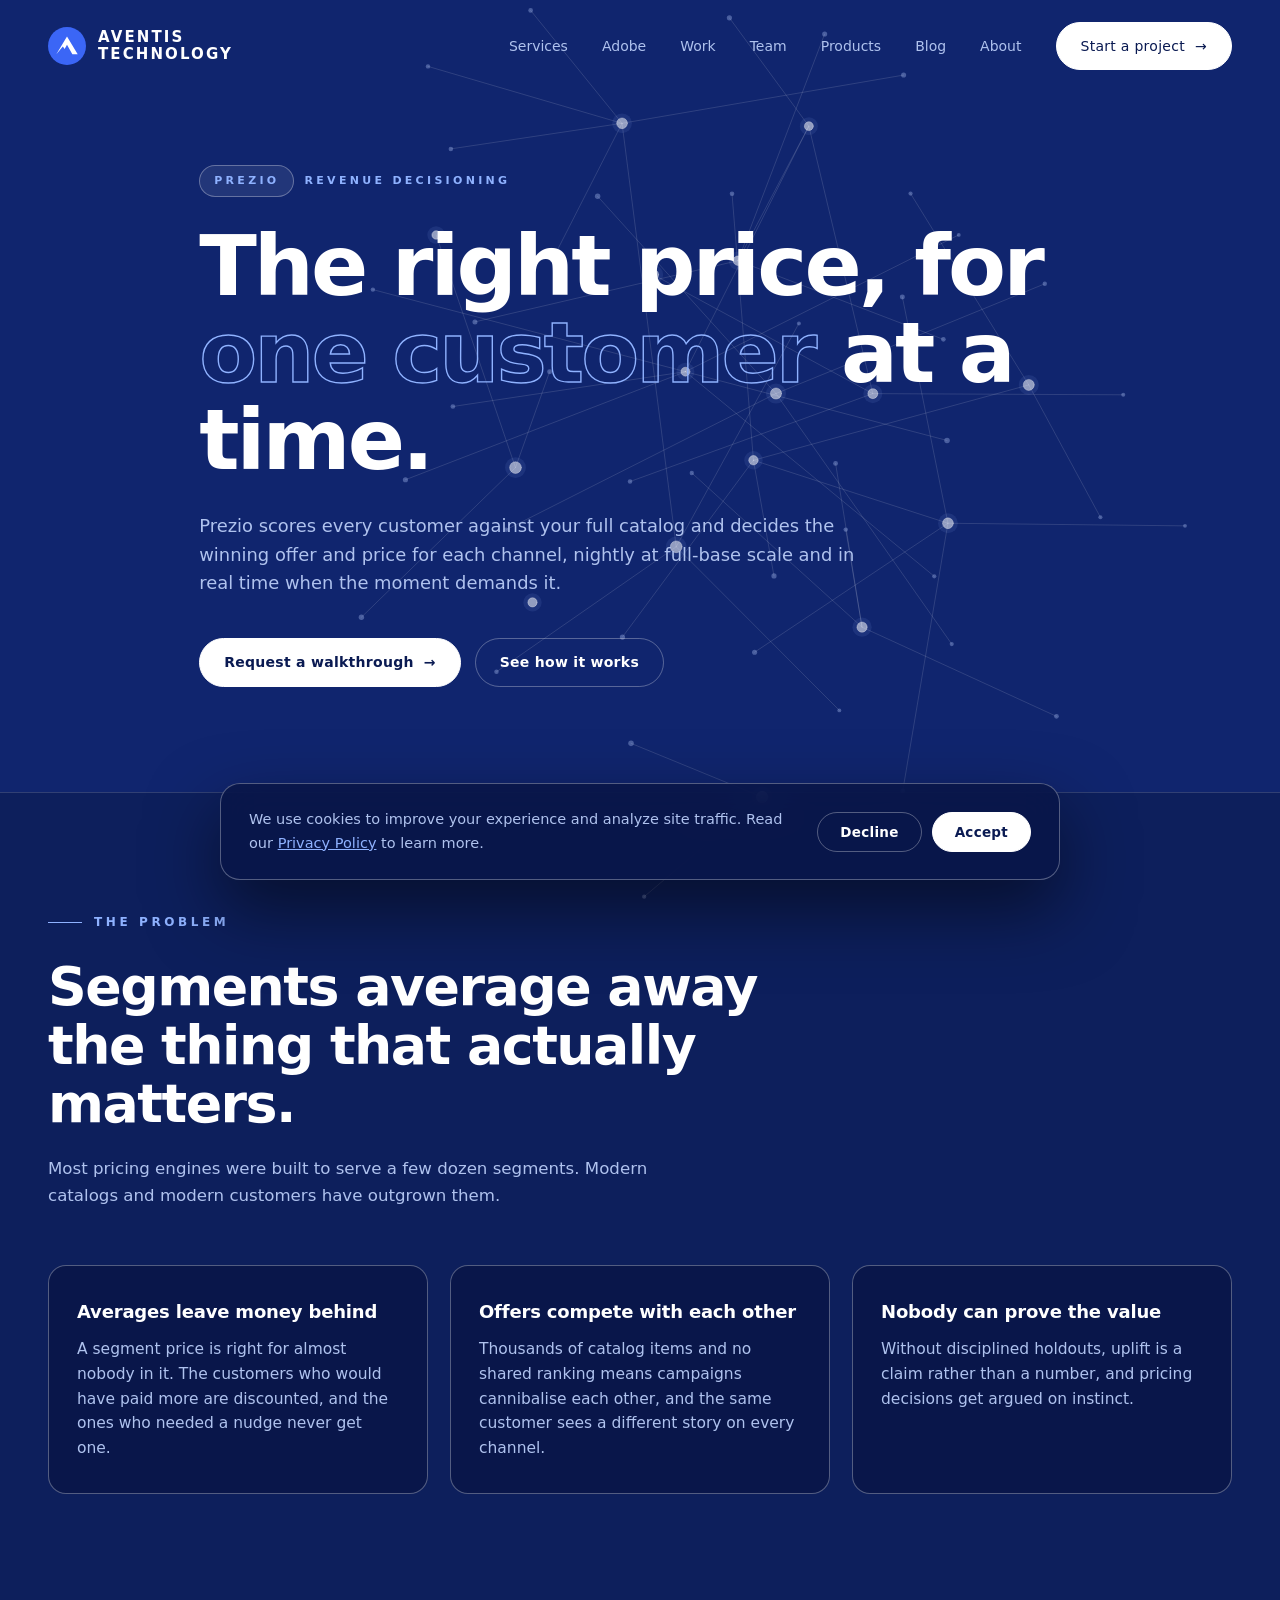
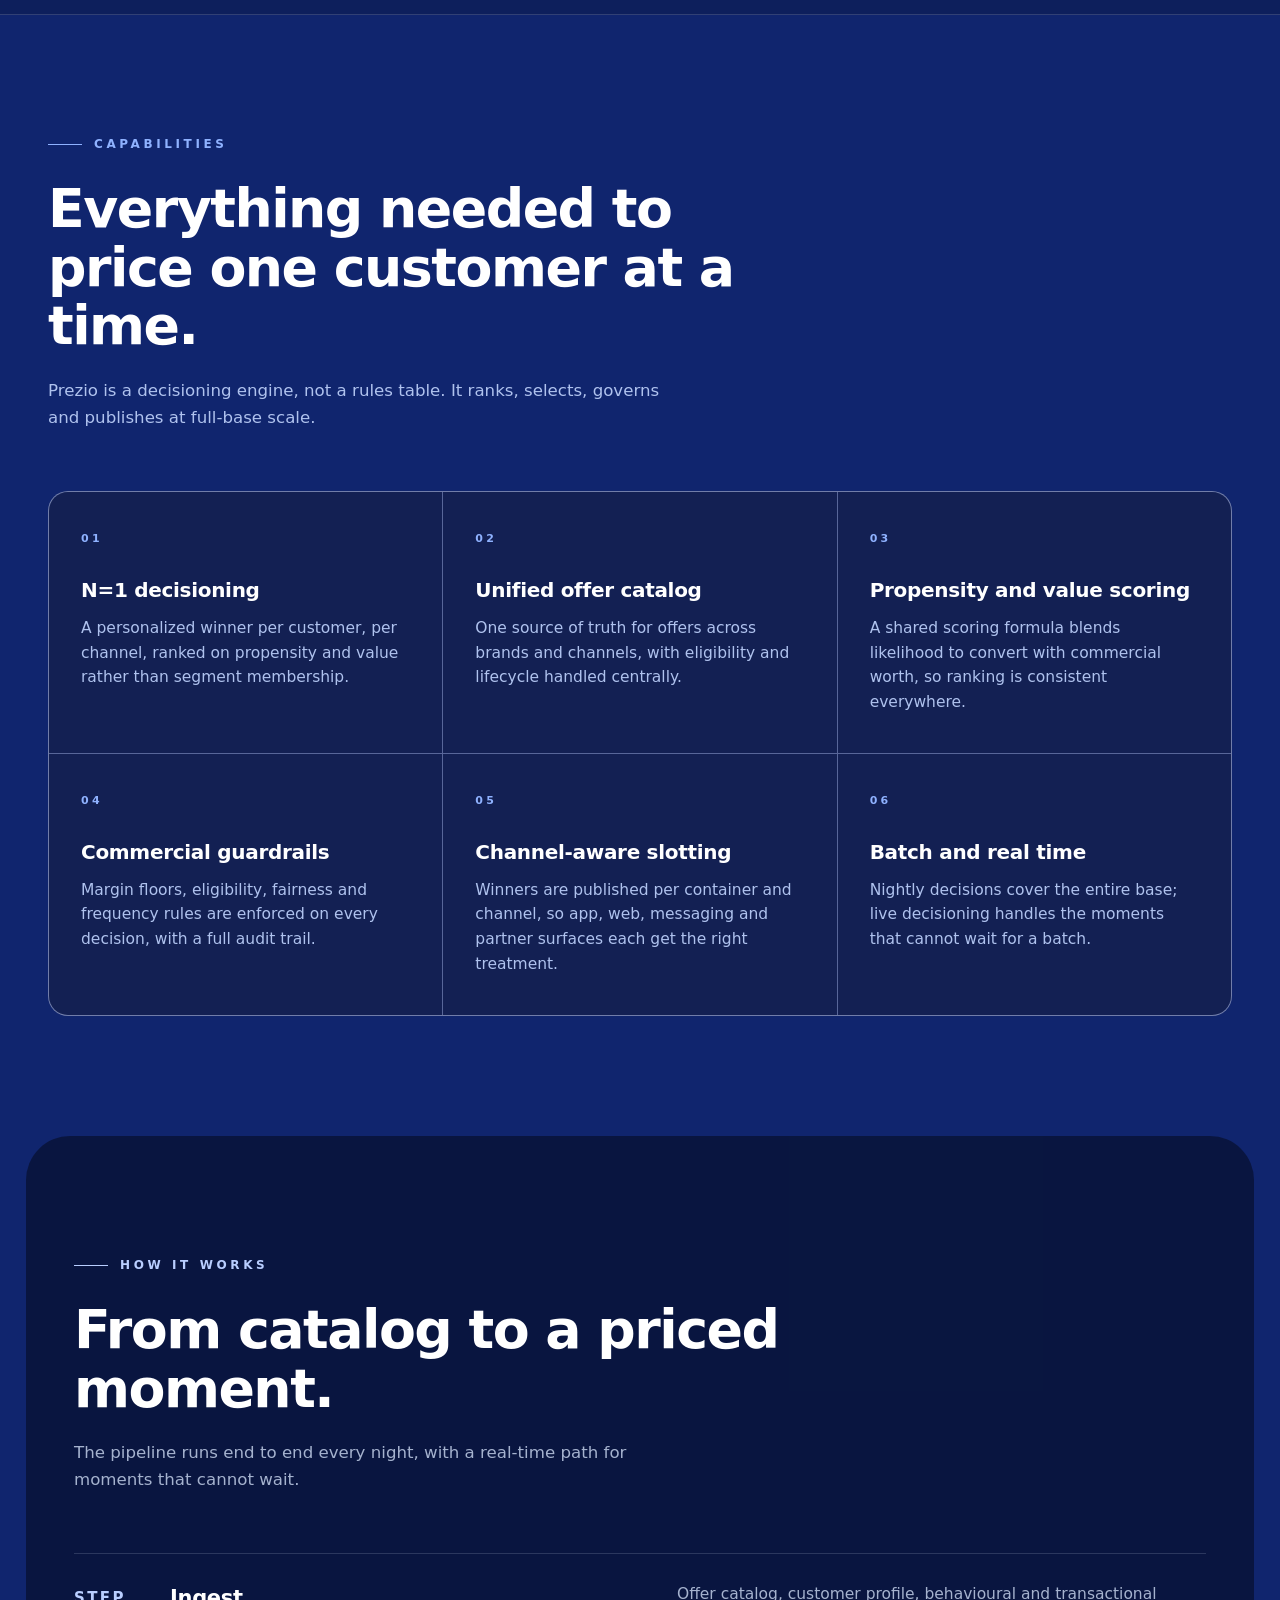
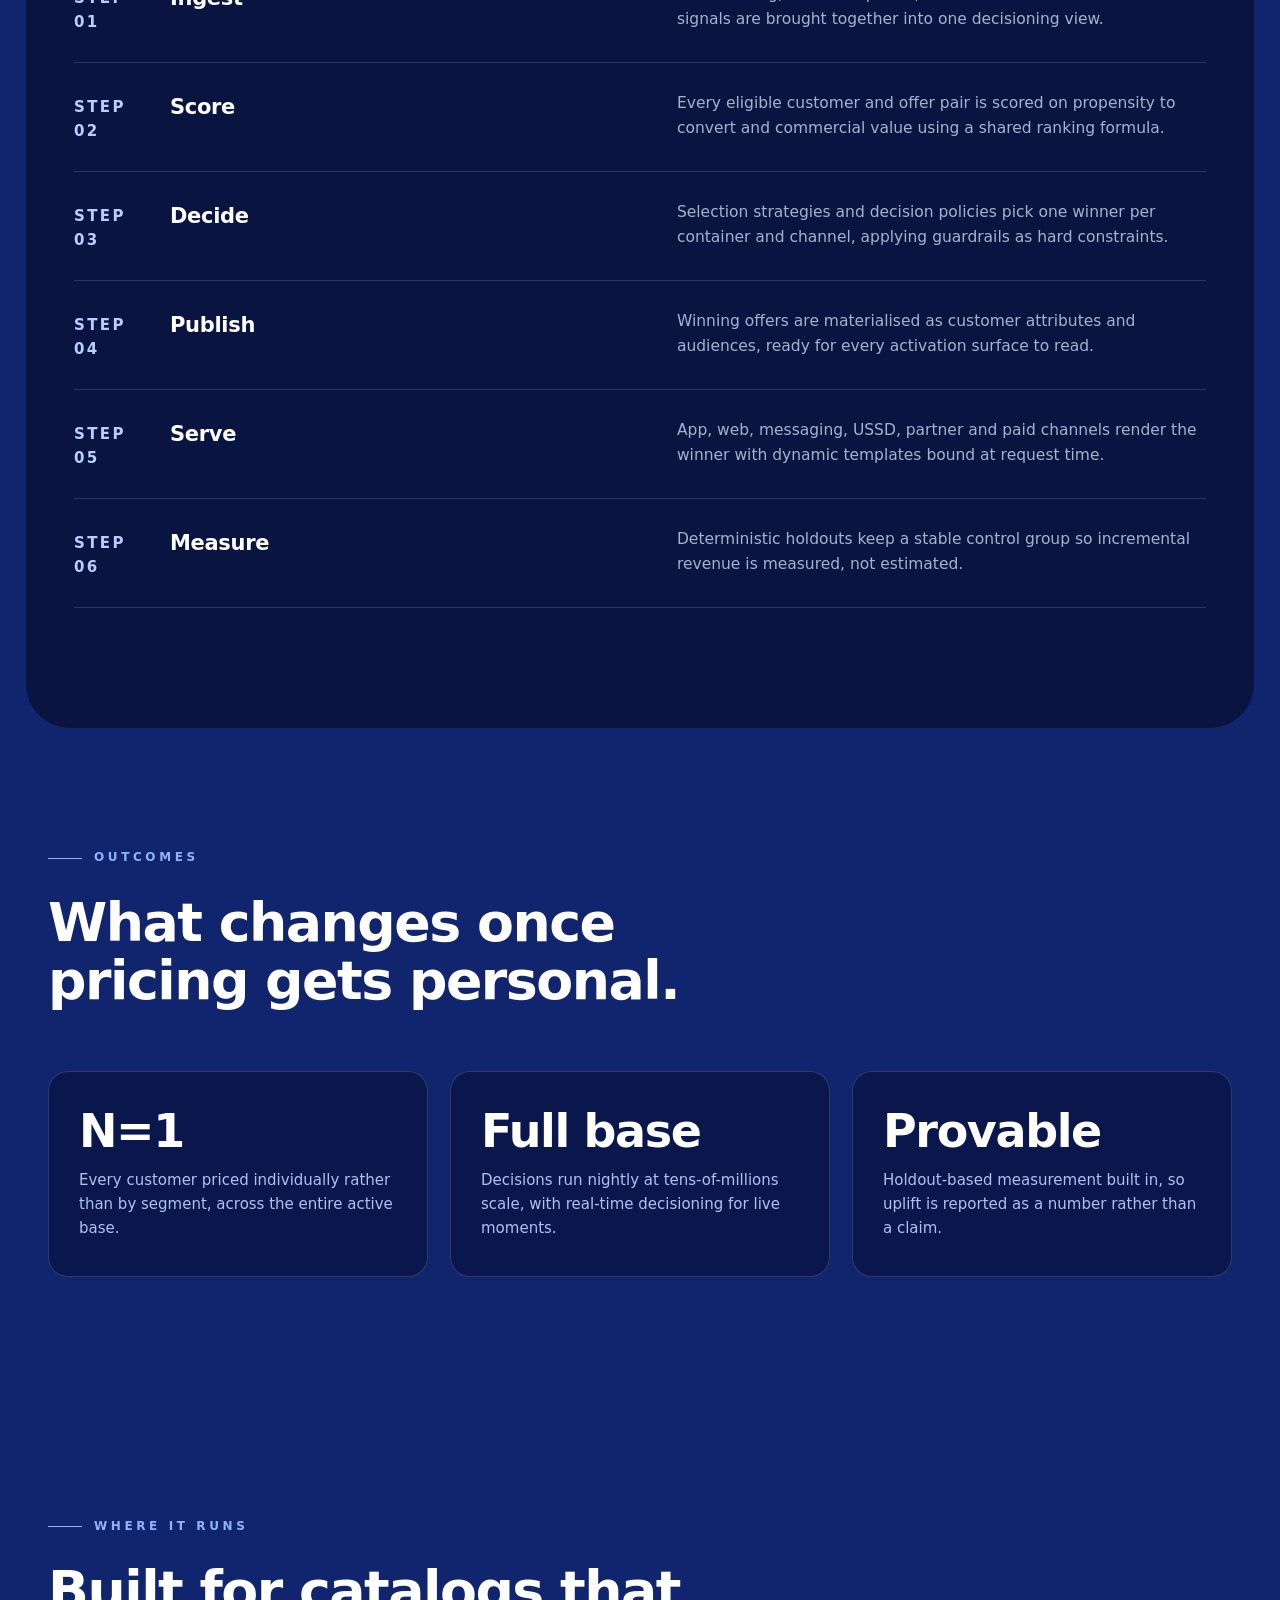
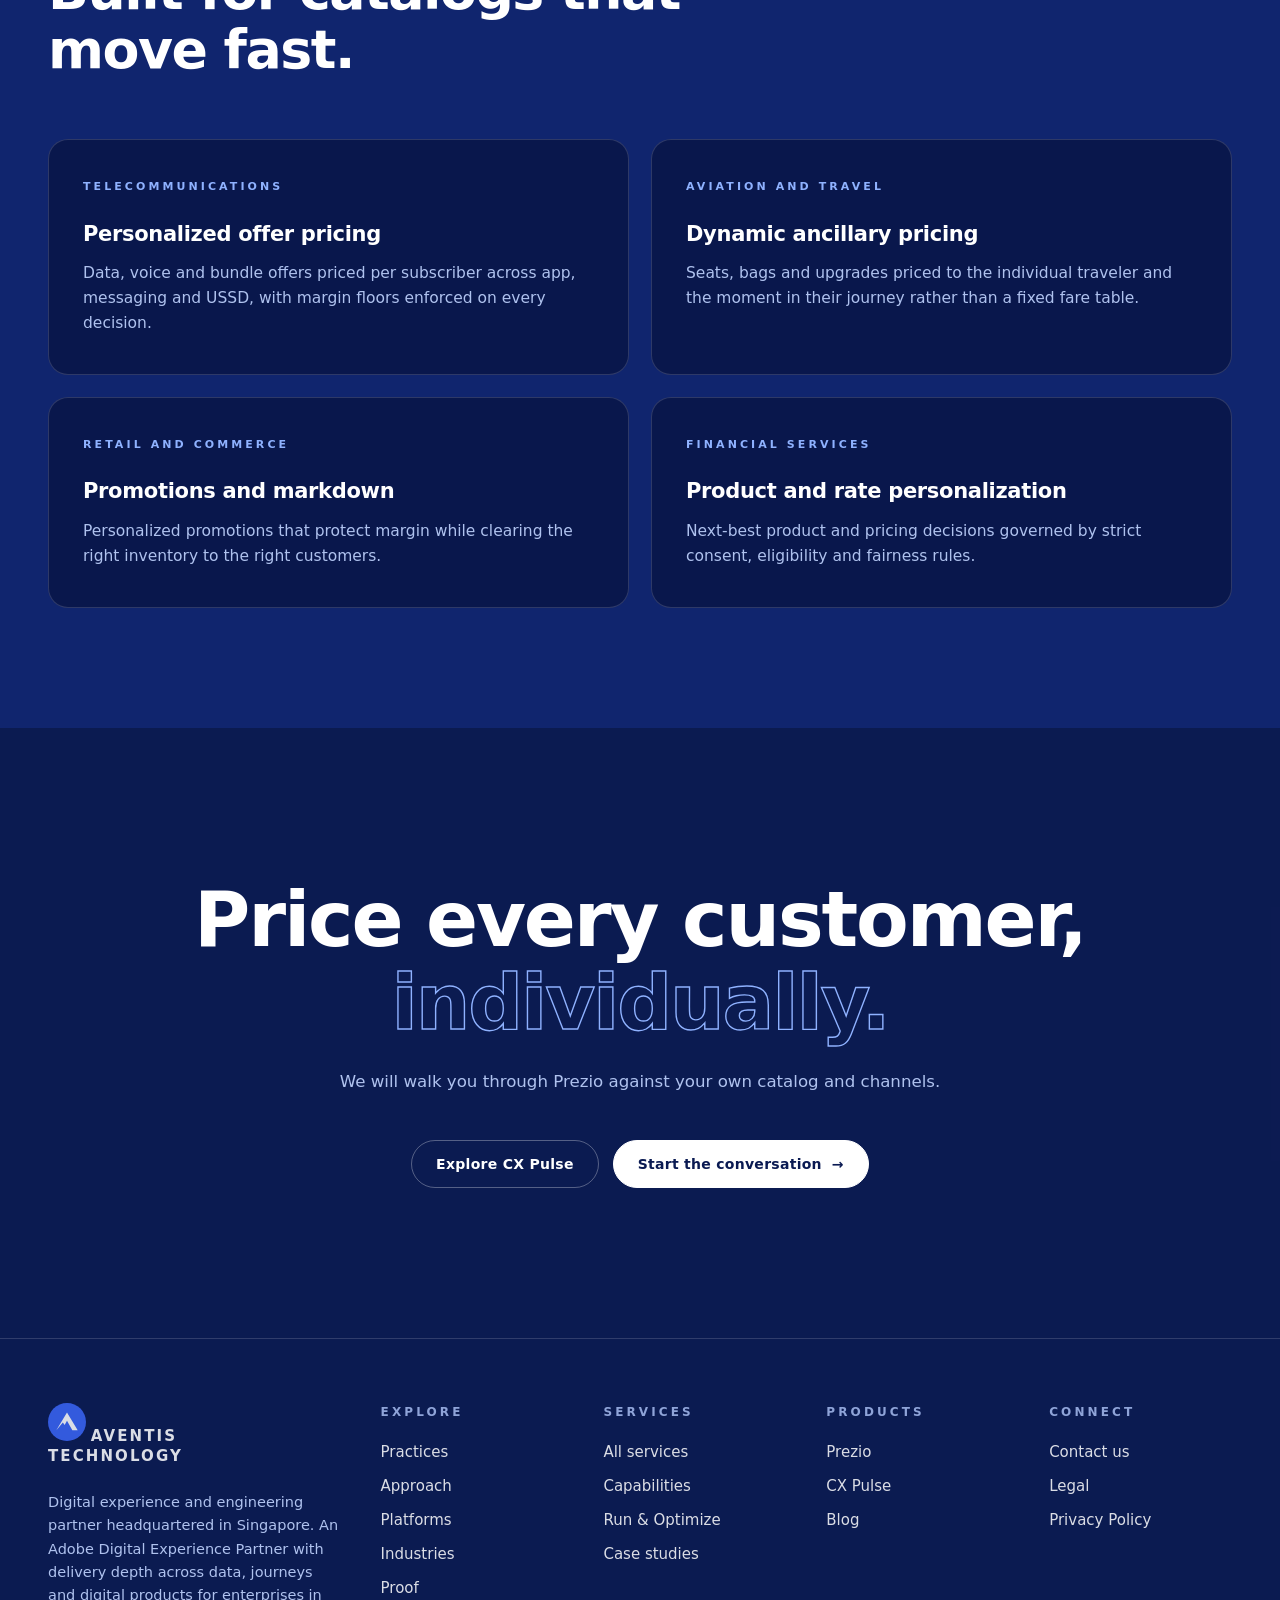
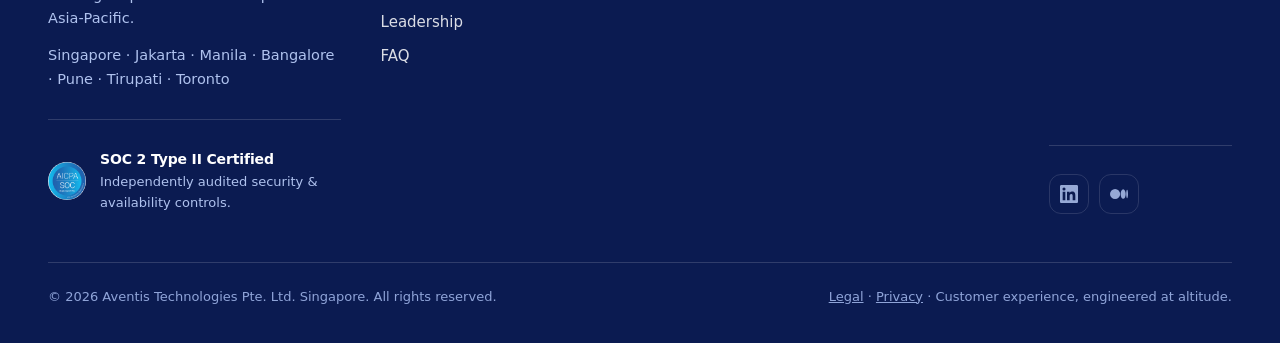
<file: prezio.html>
<!DOCTYPE html>
<html lang="en">
<head>
<meta charset="UTF-8">
<meta name="viewport" content="width=device-width, initial-scale=1.0">
<title>Prezio | Aventis Technology</title>
<meta name="description" content="Prezio is Aventis Technology dynamic pricing and offer decisioning engine, choosing the winning offer and price for every customer on every channel.">
<link rel="preconnect" href="https://api.fontshare.com">
<link href="https://api.fontshare.com/v2/css?f[]=switzer@300,400,500,600,700&display=swap" rel="stylesheet">
<link rel="stylesheet" href="assets/site.css">
<link rel="icon" type="image/svg+xml" href='data:image/svg+xml,<svg xmlns="http://www.w3.org/2000/svg" viewBox="0 0 64 64"><circle cx="32" cy="32" r="32" fill="%233B66F6"/><path d="M14 46 L32 16 L50 46 L41 46 L32 30 L28 37 L25 33 Z" fill="white"/></svg>'>
<!-- Google tag (gtag.js) -->
<script async src="https://www.googletagmanager.com/gtag/js?id=G-EF3RHDYZ2T"></script>
<script>
  window.dataLayer = window.dataLayer || [];
  function gtag(){dataLayer.push(arguments);}
  gtag('js', new Date());
  gtag('config', 'G-EF3RHDYZ2T');
</script>
</head>
<body>
<canvas id="bg-field" aria-hidden="true"></canvas>
<nav id="nav">
  <a class="brand" href="/" aria-label="Aventis Technology home"><svg viewBox="0 0 64 64" xmlns="http://www.w3.org/2000/svg" aria-hidden="true"><circle cx="32" cy="32" r="32" fill="#3B66F6"/><path d="M14 46 L32 16 L50 46 L41 46 L32 30 L28 37 L25 33 Z" fill="#fff"/></svg><span class="wm">Aventis <b>Technology</b></span></a>
  <button id="menu-toggle" aria-label="Open menu" aria-expanded="false">&#9776;</button>
  <div class="nav-links" id="nav-links">
    <a href="/services">Services</a>
    <a href="/adobe">Adobe</a>
    <a href="/case-studies">Work</a>
    <a href="/team">Team</a>
    <a href="/#products">Products</a>
    <a href="/blog">Blog</a>
    <a href="/team">About</a>
    <a class="btn" href="/contact">Start a project <span class="arr">&rarr;</span></a>
  </div>
</nav>

<header class="phero">
  <div class="wrap">
    <span class="kick"><i>Prezio</i> Revenue decisioning</span>
    <h1>The right price, for <em>one customer</em> at a time.</h1>
    <p class="sub">Prezio scores every customer against your full catalog and decides the winning offer and price for each channel, nightly at full-base scale and in real time when the moment demands it.</p>
    <div class="cta">
      <a class="btn" href="/contact">Request a walkthrough <span class="arr">&rarr;</span></a>
      <a class="btn ghost" href="#how">See how it works</a>
    </div>
  </div>
</header>

<section class="strip">
  <div class="wrap">
    <div class="rv"><div class="sec-tag">The problem</div><h2>Segments average away the thing that actually matters.</h2><p class="lede">Most pricing engines were built to serve a few dozen segments. Modern catalogs and modern customers have outgrown them.</p></div>
    <div class="strip-grid rv">
      <div class="pain"><b>Averages leave money behind</b><p>A segment price is right for almost nobody in it. The customers who would have paid more are discounted, and the ones who needed a nudge never get one.</p></div>
      <div class="pain"><b>Offers compete with each other</b><p>Thousands of catalog items and no shared ranking means campaigns cannibalise each other, and the same customer sees a different story on every channel.</p></div>
      <div class="pain"><b>Nobody can prove the value</b><p>Without disciplined holdouts, uplift is a claim rather than a number, and pricing decisions get argued on instinct.</p></div>
    </div>
  </div>
</section>

<section>
  <div class="wrap">
    <div class="rv"><div class="sec-tag">Capabilities</div><h2>Everything needed to price one customer at a time.</h2><p class="lede">Prezio is a decisioning engine, not a rules table. It ranks, selects, governs and publishes at full-base scale.</p></div>
    <div class="caps rv">
      <div class="cap"><span class="n">01</span><h3>N=1 decisioning</h3><p>A personalized winner per customer, per channel, ranked on propensity and value rather than segment membership.</p></div>
      <div class="cap"><span class="n">02</span><h3>Unified offer catalog</h3><p>One source of truth for offers across brands and channels, with eligibility and lifecycle handled centrally.</p></div>
      <div class="cap"><span class="n">03</span><h3>Propensity and value scoring</h3><p>A shared scoring formula blends likelihood to convert with commercial worth, so ranking is consistent everywhere.</p></div>
      <div class="cap"><span class="n">04</span><h3>Commercial guardrails</h3><p>Margin floors, eligibility, fairness and frequency rules are enforced on every decision, with a full audit trail.</p></div>
      <div class="cap"><span class="n">05</span><h3>Channel-aware slotting</h3><p>Winners are published per container and channel, so app, web, messaging and partner surfaces each get the right treatment.</p></div>
      <div class="cap"><span class="n">06</span><h3>Batch and real time</h3><p>Nightly decisions cover the entire base; live decisioning handles the moments that cannot wait for a batch.</p></div>
    </div>
  </div>
</section>

<section class="flow" id="how">
  <div class="wrap">
    <div class="rv"><div class="sec-tag">How it works</div><h2>From catalog to a priced moment.</h2><p class="lede">The pipeline runs end to end every night, with a real-time path for moments that cannot wait.</p></div>
    <div class="steps rv">
      <div class="stp"><span class="num">STEP 01</span><h3>Ingest</h3><p>Offer catalog, customer profile, behavioural and transactional signals are brought together into one decisioning view.</p></div>
      <div class="stp"><span class="num">STEP 02</span><h3>Score</h3><p>Every eligible customer and offer pair is scored on propensity to convert and commercial value using a shared ranking formula.</p></div>
      <div class="stp"><span class="num">STEP 03</span><h3>Decide</h3><p>Selection strategies and decision policies pick one winner per container and channel, applying guardrails as hard constraints.</p></div>
      <div class="stp"><span class="num">STEP 04</span><h3>Publish</h3><p>Winning offers are materialised as customer attributes and audiences, ready for every activation surface to read.</p></div>
      <div class="stp"><span class="num">STEP 05</span><h3>Serve</h3><p>App, web, messaging, USSD, partner and paid channels render the winner with dynamic templates bound at request time.</p></div>
      <div class="stp"><span class="num">STEP 06</span><h3>Measure</h3><p>Deterministic holdouts keep a stable control group so incremental revenue is measured, not estimated.</p></div>
    </div>
  </div>
</section>

<section>
  <div class="wrap">
    <div class="rv"><div class="sec-tag">Outcomes</div><h2>What changes once pricing gets personal.</h2></div>
    <div class="outs rv">
      <div class="out"><b>N=1</b><small>Every customer priced individually rather than by segment, across the entire active base.</small></div>
      <div class="out"><b>Full base</b><small>Decisions run nightly at tens-of-millions scale, with real-time decisioning for live moments.</small></div>
      <div class="out"><b>Provable</b><small>Holdout-based measurement built in, so uplift is reported as a number rather than a claim.</small></div>
    </div>
  </div>
</section>

<section>
  <div class="wrap">
    <div class="rv"><div class="sec-tag">Where it runs</div><h2>Built for catalogs that move fast.</h2></div>
    <div class="ucs rv">
      <div class="uc"><span class="tag">Telecommunications</span><h3>Personalized offer pricing</h3><p>Data, voice and bundle offers priced per subscriber across app, messaging and USSD, with margin floors enforced on every decision.</p></div>
      <div class="uc"><span class="tag">Aviation and travel</span><h3>Dynamic ancillary pricing</h3><p>Seats, bags and upgrades priced to the individual traveler and the moment in their journey rather than a fixed fare table.</p></div>
      <div class="uc"><span class="tag">Retail and commerce</span><h3>Promotions and markdown</h3><p>Personalized promotions that protect margin while clearing the right inventory to the right customers.</p></div>
      <div class="uc"><span class="tag">Financial services</span><h3>Product and rate personalization</h3><p>Next-best product and pricing decisions governed by strict consent, eligibility and fairness rules.</p></div>
    </div>
  </div>
</section>

<section class="pcta">
  <div class="wrap">
    <h2>Price every customer, <em>individually.</em></h2>
    <p class="lede">We will walk you through Prezio against your own catalog and channels.</p>
    <div class="cta-btns">
      <a class="btn ghost" href="/cx-pulse">Explore CX Pulse</a>
      <a class="btn" href="/contact">Start the conversation <span class="arr">&rarr;</span></a>
    </div>
  </div>
</section>

<footer>
  <div class="foot">
    <div class="about">
      <a class="brand" href="/" aria-label="Aventis Technology">
        <svg viewBox="0 0 64 64" width="34" height="34" xmlns="http://www.w3.org/2000/svg" aria-hidden="true"><circle cx="32" cy="32" r="32" fill="#3B66F6"/><path d="M14 46 L32 16 L50 46 L41 46 L32 30 L28 37 L25 33 Z" fill="#fff"/></svg>
        <span class="wm">Aventis <b>Technology</b></span>
      </a>
      <p>Digital experience and engineering partner headquartered in Singapore. An Adobe Digital Experience Partner with delivery depth across data, journeys and digital products for enterprises in Asia-Pacific.</p>
      <p style="margin-top:14px">Singapore &middot; Jakarta &middot; Manila &middot; Bangalore &middot; Pune &middot; Tirupati &middot; Toronto</p>
      <div class="trust">
        <img src="images/soc2-badge.png" alt="AICPA SOC 2 Type II certified" width="38" height="38" loading="lazy">
        <div>
          <b>SOC 2 Type II Certified</b>
          <span>Independently audited security &amp; availability controls.</span>
        </div>
      </div>
    </div>
    <div>
      <h4>Explore</h4>
      <a href="/#practices">Practices</a>
      <a href="/#approach">Approach</a>
      <a href="/#platforms">Platforms</a>
      <a href="/#industries">Industries</a>
      <a href="/#proof">Proof</a>
      <a href="/team">Leadership</a>
      <a href="/#faq">FAQ</a>
    </div>
    <div>
      <h4>Services</h4>
      <a href="/services">All services</a>
      <a href="/#services">Capabilities</a>
      <a href="/#operate">Run &amp; Optimize</a>
      <a href="/case-studies">Case studies</a>
    </div>
    <div>
      <h4>Products</h4>
      <a href="/prezio">Prezio</a>
      <a href="/cx-pulse">CX Pulse</a>
      <a href="/blog">Blog</a>
    </div>
    <div>
      <h4>Connect</h4>
      <a href="/contact">Contact us</a>
      <a href="/legal">Legal</a>
      <a href="/privacy">Privacy Policy</a>
      <div class="socials">
        <a href="https://www.linkedin.com/company/aventis-aitechnology/" target="_blank" rel="noopener" aria-label="Aventis Technology on LinkedIn" title="LinkedIn">
          <svg viewBox="0 0 24 24" aria-hidden="true"><path d="M20.45 20.45h-3.56v-5.57c0-1.33-.03-3.04-1.85-3.04-1.85 0-2.14 1.45-2.14 2.94v5.67H9.35V9h3.41v1.56h.05a3.74 3.74 0 0 1 3.37-1.85c3.6 0 4.27 2.37 4.27 5.46v6.28zM5.34 7.43a2.07 2.07 0 1 1 0-4.14 2.07 2.07 0 0 1 0 4.14zM7.12 20.45H3.55V9h3.57v11.45zM22.22 0H1.77C.79 0 0 .77 0 1.72v20.56C0 23.23.79 24 1.77 24h20.45c.98 0 1.78-.77 1.78-1.72V1.72C24 .77 23.2 0 22.22 0z"/></svg>
        </a>
        <a href="https://medium.com/@vamsi.reddy_43948" target="_blank" rel="noopener" aria-label="Aventis Technology on Medium" title="Medium">
          <svg viewBox="0 0 24 24" aria-hidden="true"><path d="M13.54 12a6.8 6.8 0 0 1-6.77 6.82A6.8 6.8 0 0 1 0 12a6.8 6.8 0 0 1 6.77-6.82A6.8 6.8 0 0 1 13.54 12zM20.96 12c0 3.54-1.51 6.42-3.38 6.42-1.87 0-3.39-2.88-3.39-6.42s1.52-6.42 3.39-6.42 3.38 2.88 3.38 6.42zM24 12c0 3.17-.53 5.75-1.19 5.75-.66 0-1.19-2.58-1.19-5.75s.53-5.75 1.19-5.75C23.47 6.25 24 8.83 24 12z"/></svg>
        </a>
      </div>
    </div>
  </div>
  <div class="legal">
    <span>&copy; 2026 Aventis Technologies Pte. Ltd. Singapore. All rights reserved.</span>
    <span><a href="/legal" style="color:inherit">Legal</a> &middot; <a href="/privacy" style="color:inherit">Privacy</a> &middot; Customer experience, engineered at altitude.</span>
  </div>
</footer>
<script>
(function(){"use strict";
var reduced=window.matchMedia('(prefers-reduced-motion: reduce)').matches;
var nav=document.getElementById('nav'),links=document.getElementById('nav-links'),tg=document.getElementById('menu-toggle');
tg.addEventListener('click',function(){var o=links.classList.toggle('open');tg.textContent=o?'\u2715':'\u2630';tg.setAttribute('aria-expanded',o);});
links.querySelectorAll('a').forEach(function(a){a.addEventListener('click',function(){links.classList.remove('open');tg.textContent='\u2630';});});
window.addEventListener('scroll',function(){nav.classList.toggle('scrolled',window.scrollY>40);},{passive:true});
var io=new IntersectionObserver(function(es){es.forEach(function(e){if(e.isIntersecting){e.target.classList.add('in');io.unobserve(e.target);}});},{threshold:.15});
document.querySelectorAll('.rv').forEach(function(e){io.observe(e);});
document.body.classList.add('ready');
/* ================= Living background =================
   Two engines. Switch with <body data-bg="cells"> for the Voronoi
   field; the default is the identity graph.                       */
var BG = (document.body.getAttribute('data-bg')||'graph');
var isSmall = window.innerWidth < 760;
var heroP = 0, ptrX = -9999, ptrY = -9999;
var cv = document.getElementById('bg-field');
window.addEventListener('pointermove',function(e){
  var r=cv?cv.getBoundingClientRect():null; if(!r) return;
  ptrX=e.clientX-r.left; ptrY=e.clientY-r.top;
},{passive:true});
document.addEventListener('pointerleave',function(){ ptrX=-9999; ptrY=-9999; });
/* ================= Living field: Voronoi resolution =================
   Cells drift like segments. Every few seconds a region resolves into
   individuals, then settles back. Segments to N=1, as a background.   */
function initCells(){
var ctx = cv.getContext('2d');
var W=0,H=0,PAD=0,sites=[],nextBurst=0;
var seed = 20260815;
function rnd(){ seed=(seed*1103515245+12345)&0x7fffffff; return (seed%100000)/100000; }
function circum(a,b,c){
  var d=2*(a.x*(b.y-c.y)+b.x*(c.y-a.y)+c.x*(a.y-b.y));
  if(d<1e-7&&d>-1e-7) return null;
  var s1=a.x*a.x+a.y*a.y,s2=b.x*b.x+b.y*b.y,s3=c.x*c.x+c.y*c.y;
  var ux=(s1*(b.y-c.y)+s2*(c.y-a.y)+s3*(a.y-b.y))/d;
  var uy=(s1*(c.x-b.x)+s2*(a.x-c.x)+s3*(b.x-a.x))/d;
  return {x:ux,y:uy,r2:(ux-a.x)*(ux-a.x)+(uy-a.y)*(uy-a.y)};
}
function build(){
  var n=sites.length, big=Math.max(W,H)*12;
  var p=sites.concat([{x:W/2-big,y:H/2-big},{x:W/2+big,y:H/2-big},{x:W/2,y:H/2+big}]);
  var tris=[{a:n,b:n+1,c:n+2,cc:circum(p[n],p[n+1],p[n+2])}];
  for(var i=0;i<n;i++){
    var edges=[];
    for(var t=tris.length-1;t>=0;t--){
      var T=tris[t],cc=T.cc;
      if(!cc){ tris.splice(t,1); continue; }
      var dx=p[i].x-cc.x, dy=p[i].y-cc.y;
      if(dx*dx+dy*dy<cc.r2){ edges.push([T.a,T.b],[T.b,T.c],[T.c,T.a]); tris.splice(t,1); }
    }
    for(var e=0;e<edges.length;e++){
      var dup=false;
      for(var f=0;f<edges.length;f++){
        if(e!==f&&((edges[e][0]===edges[f][0]&&edges[e][1]===edges[f][1])||(edges[e][0]===edges[f][1]&&edges[e][1]===edges[f][0]))){dup=true;break;}
      }
      if(!dup){ var T2={a:edges[e][0],b:edges[e][1],c:i}; T2.cc=circum(p[T2.a],p[T2.b],p[T2.c]); if(T2.cc) tris.push(T2); }
    }
  }
  /* dual: a Voronoi edge joins the circumcentres of two adjacent triangles */
  var map={},out=[];
  for(var t2=0;t2<tris.length;t2++){
    var T3=tris[t2], es=[[T3.a,T3.b],[T3.b,T3.c],[T3.c,T3.a]];
    for(var q=0;q<3;q++){
      var i0=es[q][0], i1=es[q][1];
      if(i0>=n||i1>=n) continue;
      var k=(i0<i1?i0:i1)+'_'+(i0<i1?i1:i0);
      (map[k]=map[k]||[]).push(T3.cc);
      map[k].i0=i0; map[k].i1=i1;
    }
  }
  for(var k2 in map){ var m=map[k2]; if(m.length===2) out.push([m[0],m[1],m.i0,m.i1]); }
  return out;
}
function seedSites(){
  sites=[]; PAD=Math.max(W,H)*0.20;
  var n=isSmall?26:48;
  for(var i=0;i<n;i++) sites.push({
    x:-PAD+rnd()*(W+2*PAD), y:-PAD+rnd()*(H+2*PAD),
    vx:(rnd()-.5)*0.13, vy:(rnd()-.5)*0.13, a:1, burst:0 });
}
function resize(){
  var d=Math.min(window.devicePixelRatio||1,2);
  W=cv.offsetWidth; H=cv.offsetHeight;
  cv.width=Math.round(W*d); cv.height=Math.round(H*d);
  ctx.setTransform(d,0,0,d,0,0);
  seedSites();
}
function burst(now){
  /* one region resolves from a segment into individuals */
  var bx=W*(0.18+rnd()*0.64), by=H*(0.18+rnd()*0.64);
  var n=isSmall?8:13;
  for(var i=0;i<n;i++){
    var ang=rnd()*6.2832, r=34+rnd()*(isSmall?110:180);
    sites.push({x:bx+Math.cos(ang)*r, y:by+Math.sin(ang)*r,
      vx:(rnd()-.5)*0.07, vy:(rnd()-.5)*0.07, a:0, burst:1, born:now, life:5200});
  }
  nextBurst = now + 4200 + rnd()*3200;
}
function step(now){
  for(var i=sites.length-1;i>=0;i--){
    var s=sites[i];
    s.x+=s.vx; s.y+=s.vy;
    if(s.x<-PAD)s.x=W+PAD; if(s.x>W+PAD)s.x=-PAD;
    if(s.y<-PAD)s.y=H+PAD; if(s.y>H+PAD)s.y=-PAD;
    if(ptrX>-9000){                                  /* cells swell around the pointer */
      var dx=s.x-ptrX, dy=s.y-ptrY, d2=dx*dx+dy*dy;
      if(d2<44000&&d2>1){ var f=(1-d2/44000)*0.85, d=Math.sqrt(d2); s.x+=dx/d*f; s.y+=dy/d*f; }
    }
    if(s.burst){
      var age=now-s.born;
      s.a = age<900 ? age/900 : (age>s.life-900 ? Math.max(0,(s.life-age)/900) : 1);
      if(age>s.life) sites.splice(i,1);
    }
  }
  if(now>nextBurst) burst(now);
}
function draw(){
  var edges=build();
  ctx.clearRect(0,0,W,H);
  /* quiet base mesh first, resolved cells over the top */
  ctx.lineCap='round';
  for(var pass=0;pass<2;pass++){
    ctx.beginPath();
    var any=false;
    for(var i=0;i<edges.length;i++){
      var e=edges[i], s0=sites[e[2]], s1=sites[e[3]];
      if(!s0||!s1) continue;
      var hot=(s0.burst||s1.burst)?1:0;
      if(hot!==pass) continue;
      ctx.moveTo(e[0].x,e[0].y); ctx.lineTo(e[1].x,e[1].y); any=true;
    }
    if(!any) continue;
    if(pass===0){ ctx.strokeStyle='rgba(255,255,255,.16)'; ctx.lineWidth=1; }
    else{ ctx.strokeStyle='rgba(185,206,255,.42)'; ctx.lineWidth=1.5; }
    ctx.stroke();
  }
  for(var j=0;j<sites.length;j++){
    var s=sites[j];
    if(s.x<-20||s.x>W+20||s.y<-20||s.y>H+20) continue;
    ctx.beginPath();
    ctx.arc(s.x,s.y,s.burst?2.6:1.8,0,6.2832);
    ctx.fillStyle = s.burst ? 'rgba(255,255,255,'+(0.75*s.a)+')' : 'rgba(255,255,255,.28)';
    ctx.fill();
    if(s.burst&&s.a>0.2){
      ctx.beginPath(); ctx.arc(s.x,s.y,9+(1-s.a)*10,0,6.2832);
      ctx.strokeStyle='rgba(185,206,255,'+(0.22*s.a)+')'; ctx.lineWidth=1; ctx.stroke();
    }
  }
}
resize(); draw();
window.addEventListener('resize',function(){ isSmall=window.innerWidth<760; resize(); draw(); });
window.addEventListener('pointermove',function(e){
  var r=cv.getBoundingClientRect(); ptrX=e.clientX-r.left; ptrY=e.clientY-r.top;
},{passive:true});
document.addEventListener('pointerleave',function(){ ptrX=-9999; ptrY=-9999; });
var frame=0;
function loop(){
  frame++;
  if(!(isSmall&&(frame&1))){ step(performance.now()); draw(); }
  requestAnimationFrame(loop);
}
if(!reduced) requestAnimationFrame(loop);
}
function initGraph(){
var ctx=cv.getContext('2d');
var W=0,H=0,nodes=[],links=[],pulses=[],nextEvt=0,seed=20260815;
function rnd(){ seed=(seed*1103515245+12345)&0x7fffffff; return (seed%100000)/100000; }
function seedGraph(){
  nodes=[];links=[];pulses=[];
  var N=isSmall?30:58, cores=Math.round(N*0.28);
  for(var i=0;i<N;i++) nodes.push({x:rnd()*W,y:rnd()*H,vx:0,vy:0,
    core:i<cores, r:i<cores?(4.2+rnd()*1.8):(1.9+rnd()*0.9), a:1});
  for(var j=cores;j<N;j++) links.push({s:j,t:Math.floor(rnd()*cores),L:70+rnd()*62,a:1});
  for(var k=0;k<cores;k++) if(rnd()<0.55) links.push({s:k,t:Math.floor(rnd()*cores),L:170+rnd()*95,a:1});
}
function resize(){
  var d=Math.min(window.devicePixelRatio||1,2);
  W=cv.offsetWidth;H=cv.offsetHeight;
  cv.width=Math.round(W*d);cv.height=Math.round(H*d);
  ctx.setTransform(d,0,0,d,0,0);
  seedGraph();
  for(var i=0;i<160;i++) step(0);      /* pre-settle so it never appears mid-explosion */
}
/* a new identifier arrives and is stitched onto an existing profile */
function resolve(now){
  var cores=[];
  for(var i=0;i<nodes.length;i++) if(nodes[i].core) cores.push(i);
  if(!cores.length) return;
  var hub=cores[Math.floor(rnd()*cores.length)], n=isSmall?2:4;
  for(var j=0;j<n;j++){
    var ang=rnd()*6.2832, dist=90+rnd()*70;
    nodes.push({x:nodes[hub].x+Math.cos(ang)*dist,y:nodes[hub].y+Math.sin(ang)*dist,
      vx:0,vy:0,core:false,r:2.0+rnd()*0.8,a:0,born:now,life:7000,fresh:true});
    var li=links.push({s:nodes.length-1,t:hub,L:74+rnd()*46,a:0,fresh:true})-1;
    pulses.push({link:li,p:0,born:now+j*160});
  }
  nextEvt=now+3800+rnd()*3000;
}
function step(now){
  var n=nodes.length,i,j;
  for(i=0;i<n;i++){
    for(j=i+1;j<n;j++){
      var a=nodes[i],b=nodes[j],dx=b.x-a.x,dy=b.y-a.y,d2=dx*dx+dy*dy;
      if(d2<96100&&d2>0.01){
        var d=Math.sqrt(d2),f=1150/d2; if(f>0.9)f=0.9;
        var ux=dx/d*f,uy=dy/d*f;
        a.vx-=ux;a.vy-=uy;b.vx+=ux;b.vy+=uy;
      }
    }
  }
  for(var k=0;k<links.length;k++){
    var l=links[k],p=nodes[l.s],q=nodes[l.t];
    if(!p||!q) continue;
    var ex=q.x-p.x,ey=q.y-p.y,ed=Math.sqrt(ex*ex+ey*ey)||0.01;
    var ef=(ed-l.L)*0.0022,vx=ex/ed*ef,vy=ey/ed*ef;
    p.vx+=vx;p.vy+=vy;q.vx-=vx;q.vy-=vy;
  }
  for(i=0;i<n;i++){
    var s=nodes[i];
    s.vx+=(W/2-s.x)*0.00006; s.vy+=(H/2-s.y)*0.00013;
    if(ptrX>-9000){                                   /* nodes give way to the pointer */
      var px=s.x-ptrX,py=s.y-ptrY,pd2=px*px+py*py;
      if(pd2<26000&&pd2>1){ var pd=Math.sqrt(pd2),pf=(1-pd2/26000)*1.5; s.vx+=px/pd*pf; s.vy+=py/pd*pf; }
    }
    s.vx*=0.85; s.vy*=0.85; s.x+=s.vx; s.y+=s.vy;
    if(s.fresh){
      var age=now-s.born;
      s.a = age<800?age/800:(age>s.life-900?Math.max(0,(s.life-age)/900):1);
    }
  }
  for(var m=0;m<links.length;m++){ var L2=links[m]; if(L2.fresh){ var na=nodes[L2.s]; L2.a=na?na.a:0; } }
  for(i=nodes.length-1;i>=0;i--){
    if(nodes[i].fresh&&now-nodes[i].born>nodes[i].life){
      nodes.splice(i,1);
      for(var z=links.length-1;z>=0;z--){
        if(links[z].s===i||links[z].t===i){ links.splice(z,1); continue; }
        if(links[z].s>i)links[z].s--; if(links[z].t>i)links[z].t--;
      }
      pulses=[];
    }
  }
  for(i=pulses.length-1;i>=0;i--){
    var pu=pulses[i];
    if(now<pu.born) continue;
    pu.p+=0.022; if(pu.p>1) pulses.splice(i,1);
  }
  if(now>nextEvt&&now>0) resolve(now);
}
function draw(){
  ctx.clearRect(0,0,W,H);
  ctx.lineCap='round';
  for(var pass=0;pass<2;pass++){
    ctx.beginPath(); var any=false;
    for(var k=0;k<links.length;k++){
      var l=links[k],p=nodes[l.s],q=nodes[l.t];
      if(!p||!q) continue;
      var hot=l.fresh?1:0; if(hot!==pass) continue;
      ctx.moveTo(p.x,p.y); ctx.lineTo(q.x,q.y); any=true;
    }
    if(!any) continue;
    if(pass===0){ ctx.strokeStyle='rgba(255,255,255,.13)'; ctx.lineWidth=1; }
    else{ ctx.strokeStyle='rgba(185,206,255,.40)'; ctx.lineWidth=1.4; }
    ctx.stroke();
  }
  for(var i=0;i<pulses.length;i++){          /* the stitch travelling down the new edge */
    var pu=pulses[i],l2=links[pu.link];
    if(!l2) continue;
    var a2=nodes[l2.s],b2=nodes[l2.t];
    if(!a2||!b2) continue;
    var x=a2.x+(b2.x-a2.x)*pu.p, y=a2.y+(b2.y-a2.y)*pu.p;
    ctx.beginPath(); ctx.arc(x,y,2.6,0,6.2832);
    ctx.fillStyle='rgba(232,240,255,'+(1-pu.p*0.6)+')'; ctx.fill();
  }
  for(var j=0;j<nodes.length;j++){
    var s=nodes[j];
    if(s.x<-40||s.x>W+40||s.y<-40||s.y>H+40) continue;
    if(s.core){
      ctx.beginPath(); ctx.arc(s.x,s.y,s.r+4.5,0,6.2832);
      ctx.fillStyle='rgba(143,178,255,.10)'; ctx.fill();
    }
    ctx.beginPath(); ctx.arc(s.x,s.y,s.r,0,6.2832);
    ctx.fillStyle = s.core ? 'rgba(255,255,255,'+(0.52*s.a)+')' : 'rgba(185,206,255,'+(0.34*s.a)+')';
    ctx.fill();
    if(s.core){ ctx.lineWidth=1; ctx.strokeStyle='rgba(255,255,255,.30)'; ctx.stroke(); }
    if(s.fresh&&s.a>0.25){
      ctx.beginPath(); ctx.arc(s.x,s.y,s.r+5+(1-s.a)*9,0,6.2832);
      ctx.strokeStyle='rgba(185,206,255,'+(0.30*s.a)+')'; ctx.lineWidth=1; ctx.stroke();
    }
  }
}
resize(); draw();
window.addEventListener('resize',function(){ isSmall=window.innerWidth<760; resize(); draw(); });
var frame=0;
(function loop(){
  frame++;
  if(!(isSmall&&(frame&1))){ step(performance.now()); draw(); }
  requestAnimationFrame(loop);
})();
}

if(cv){ if(BG==='cells') initCells(); else initGraph(); }


})();
</script>
<div class="cookie-banner" id="cookie-banner" role="dialog" aria-live="polite" aria-label="Cookie consent">
  <p>We use cookies to improve your experience and analyze site traffic. Read our <a href="/privacy">Privacy Policy</a> to learn more.</p>
  <div class="ck-actions">
    <button type="button" class="btn ghost" id="ck-decline">Decline</button>
    <button type="button" class="btn" id="ck-accept">Accept</button>
  </div>
</div>
<script>
(function(){
  try{
    var KEY='aventis-cookie-consent';
    var saved=localStorage.getItem(KEY);
    var banner=document.getElementById('cookie-banner');
    if(!banner) return;
    if(!saved){
      setTimeout(function(){ banner.classList.add('show'); }, 900);
    }
    function setConsent(v){
      try{ localStorage.setItem(KEY, v); }catch(e){}
      banner.classList.remove('show');
    }
    var a=document.getElementById('ck-accept'), d=document.getElementById('ck-decline');
    if(a) a.addEventListener('click', function(){ setConsent('accepted'); });
    if(d) d.addEventListener('click', function(){ setConsent('declined'); });
  }catch(e){}
})();
</script>

</body>
</html>
</file>
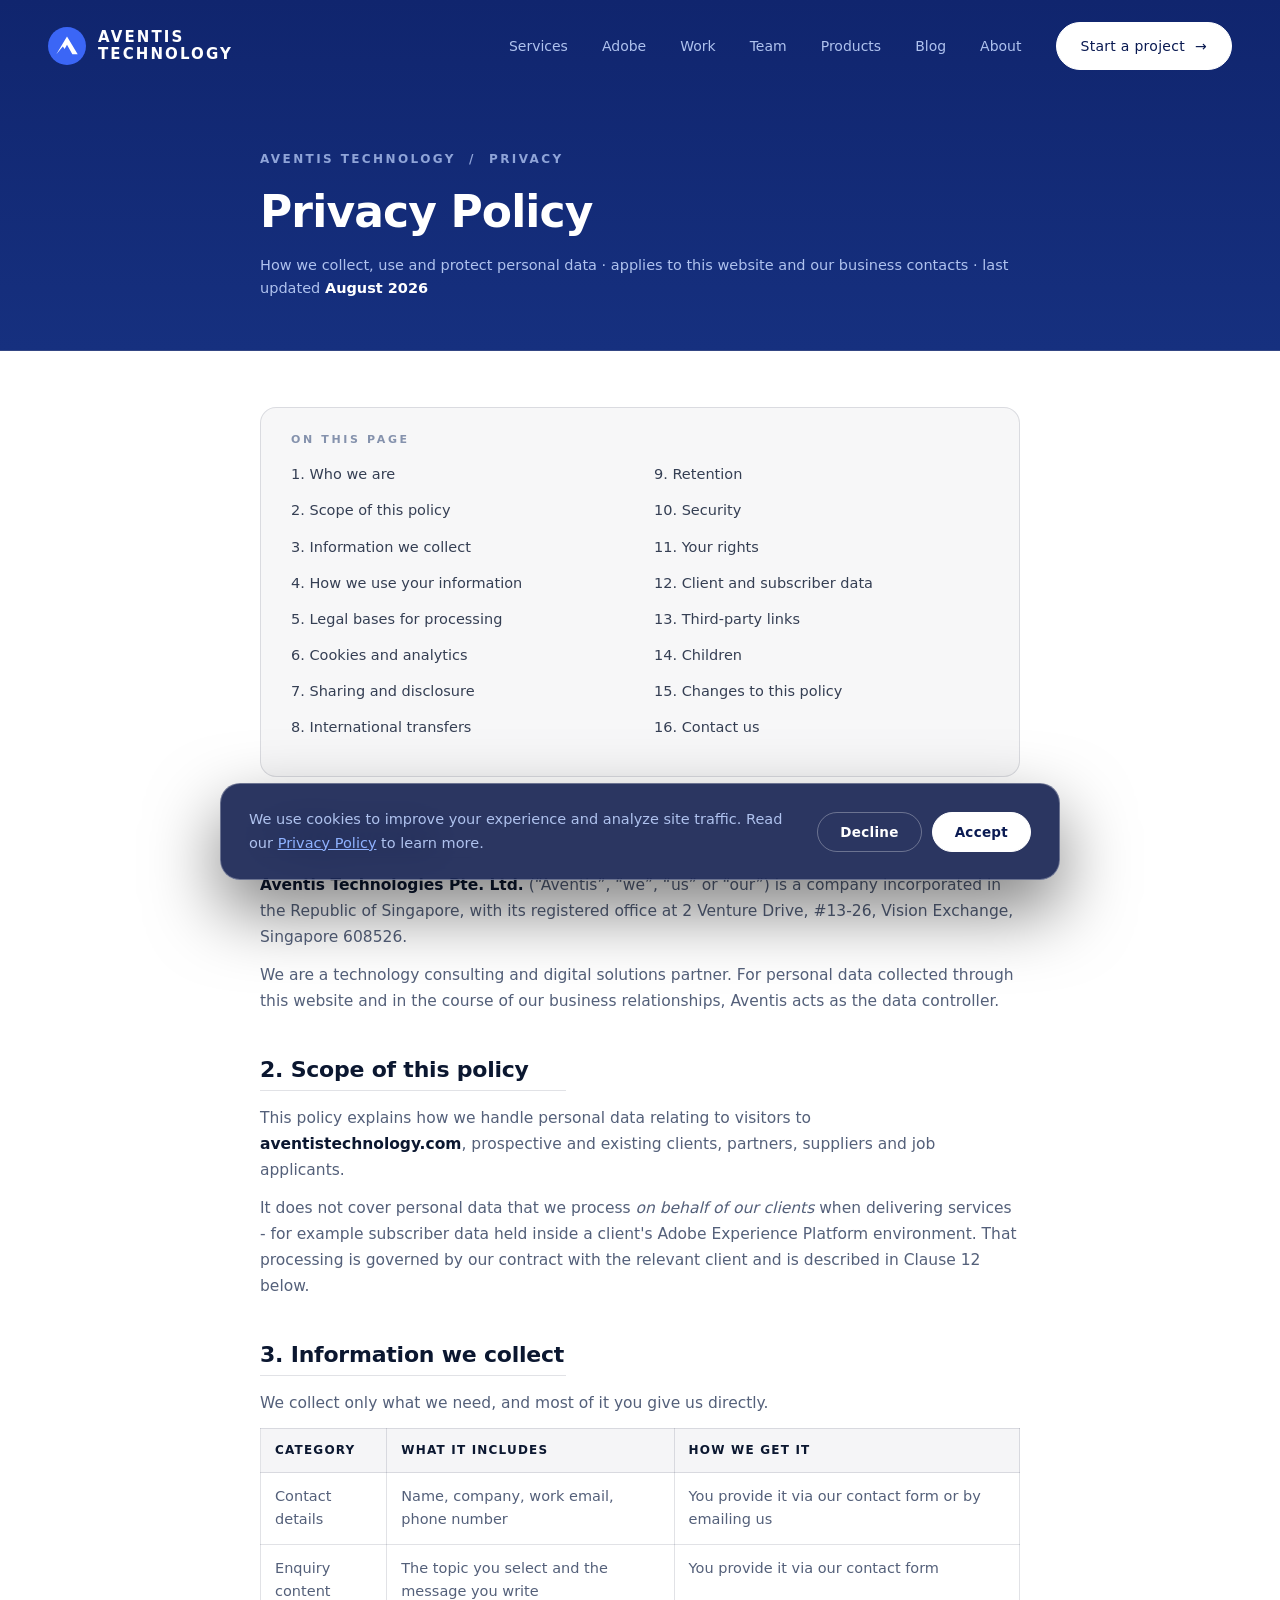
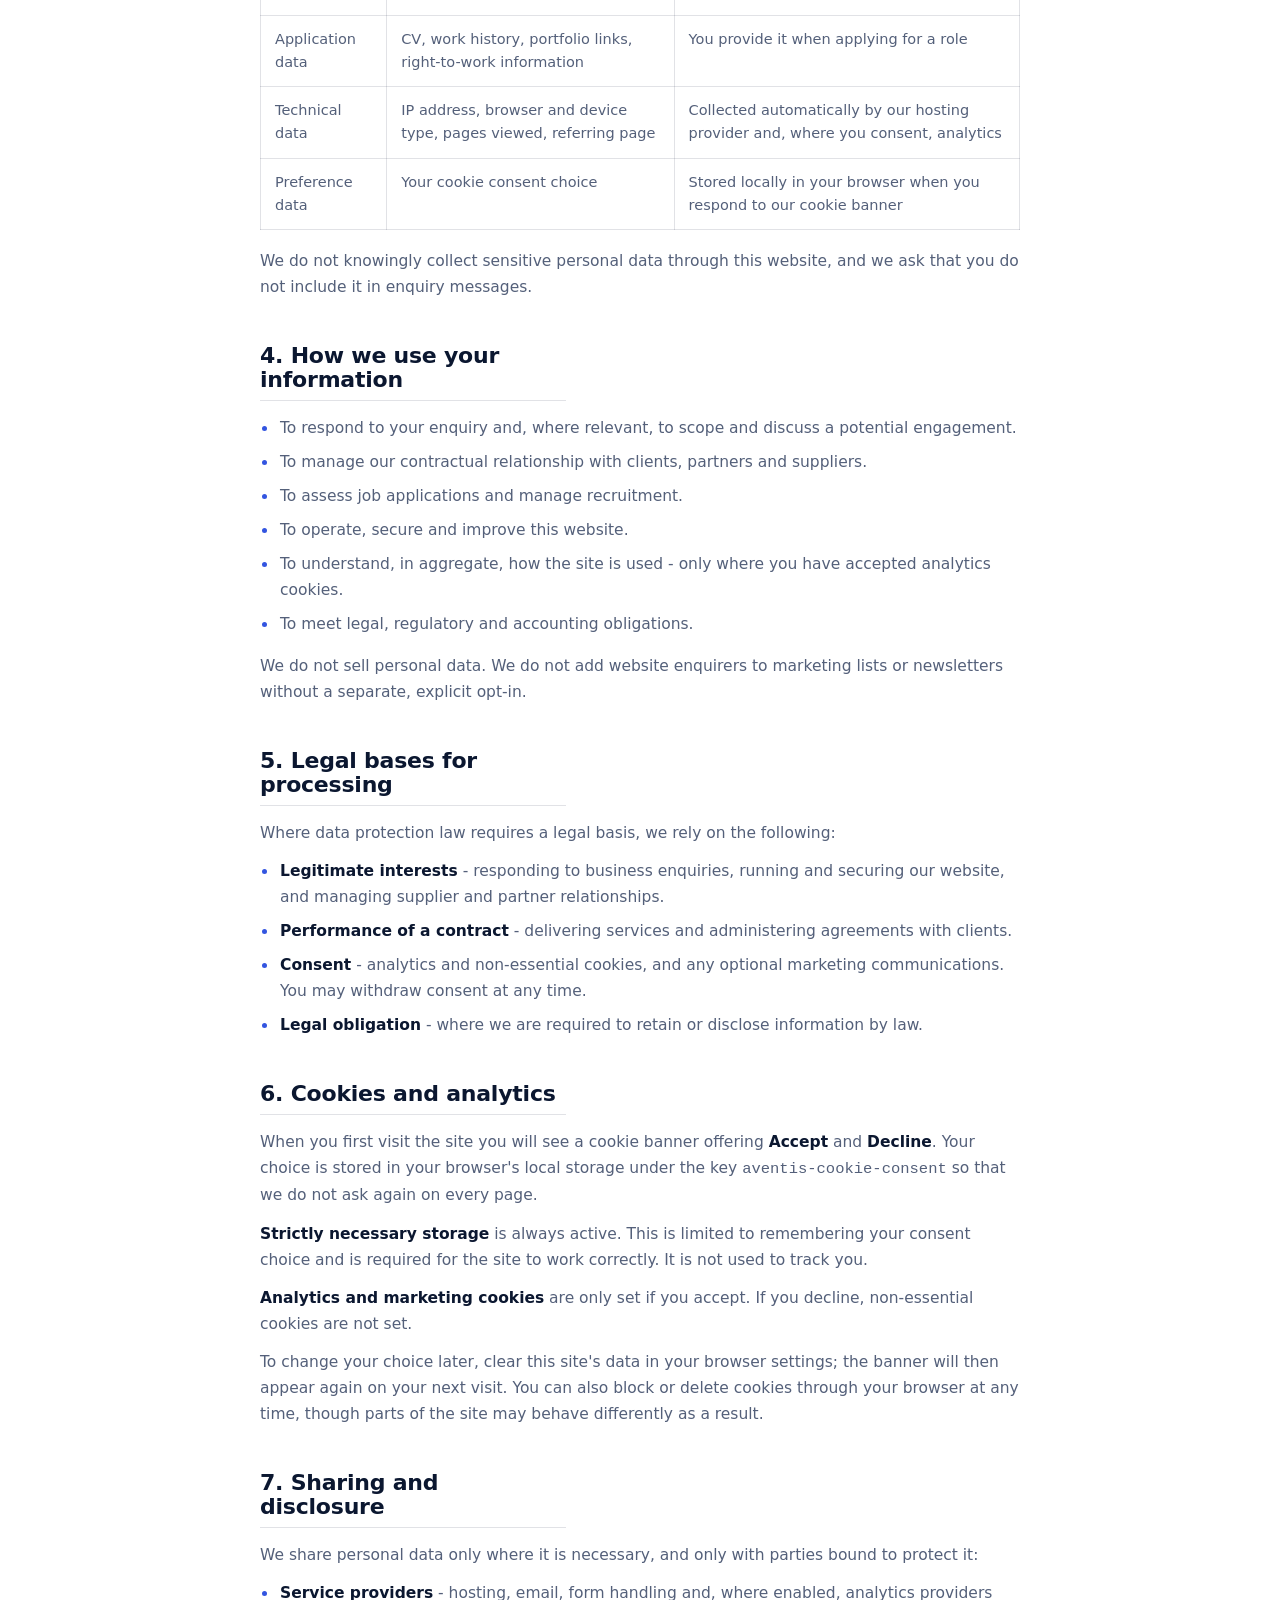
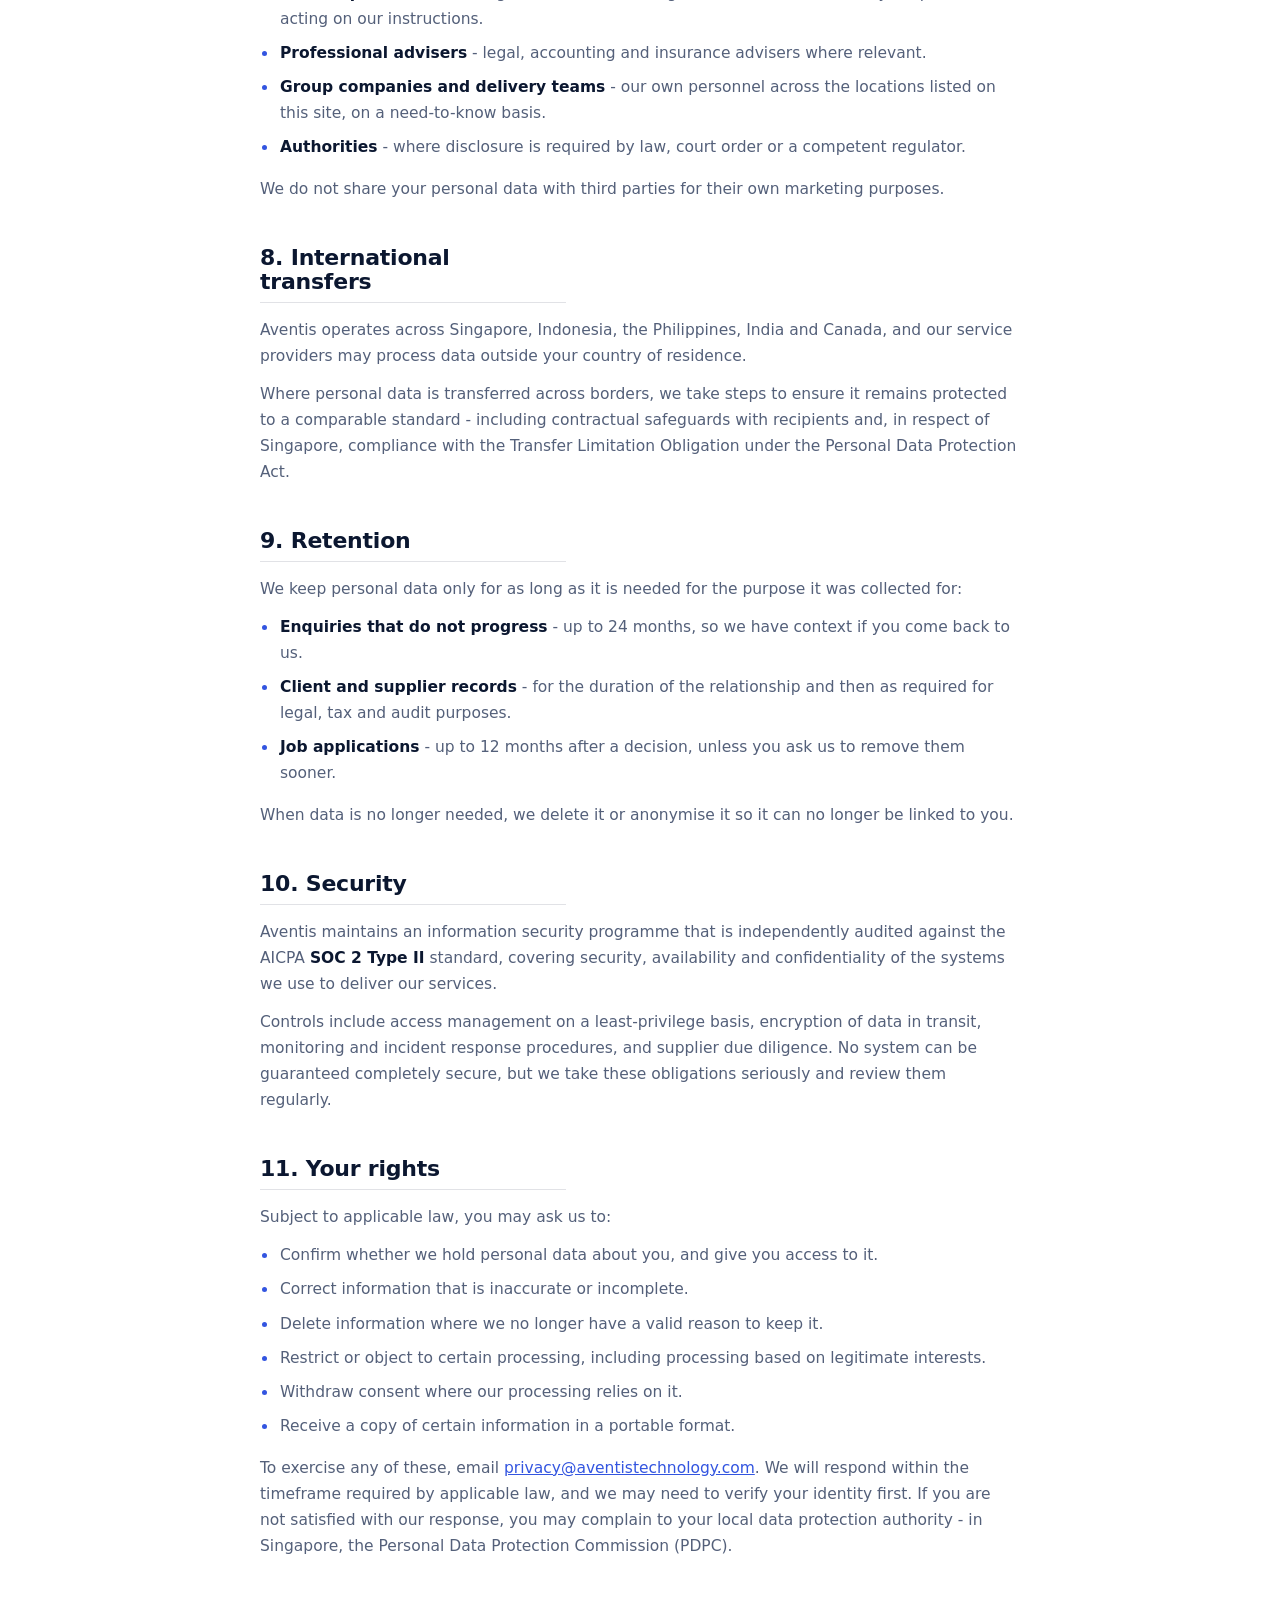
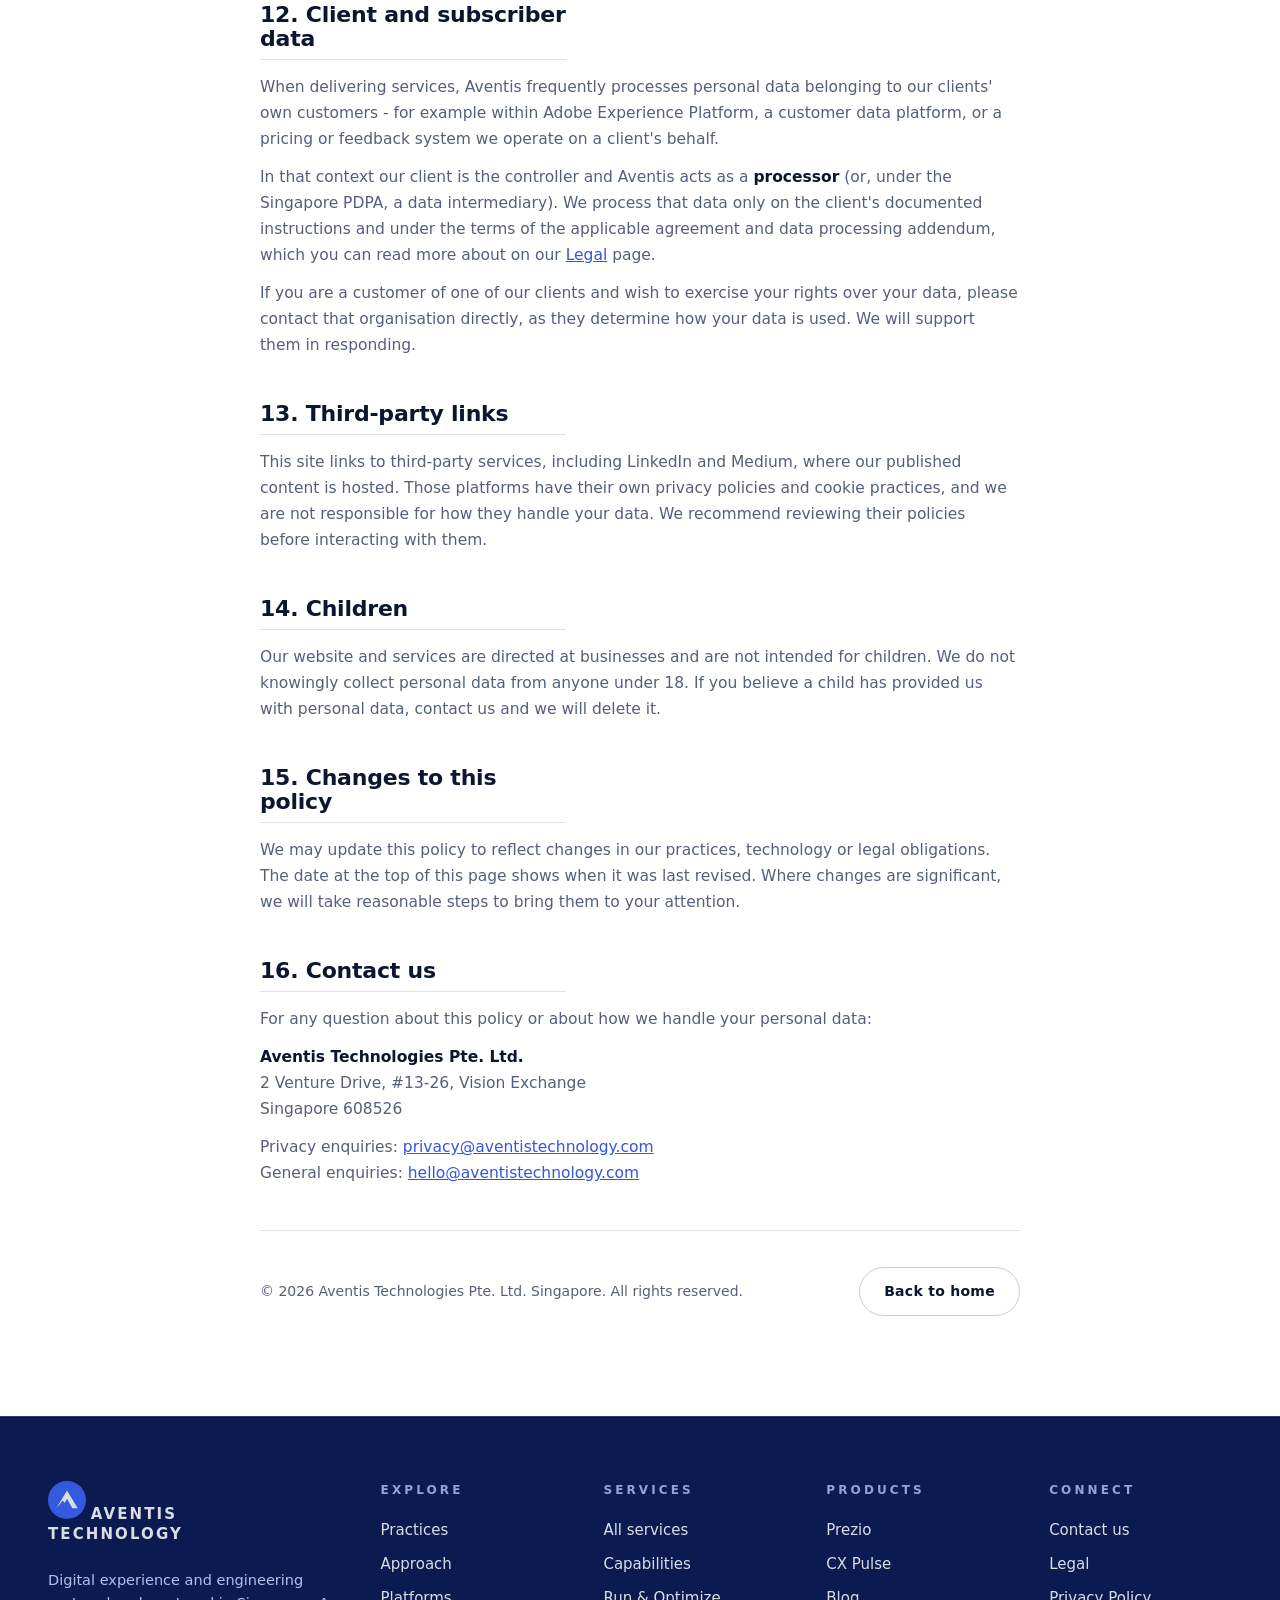
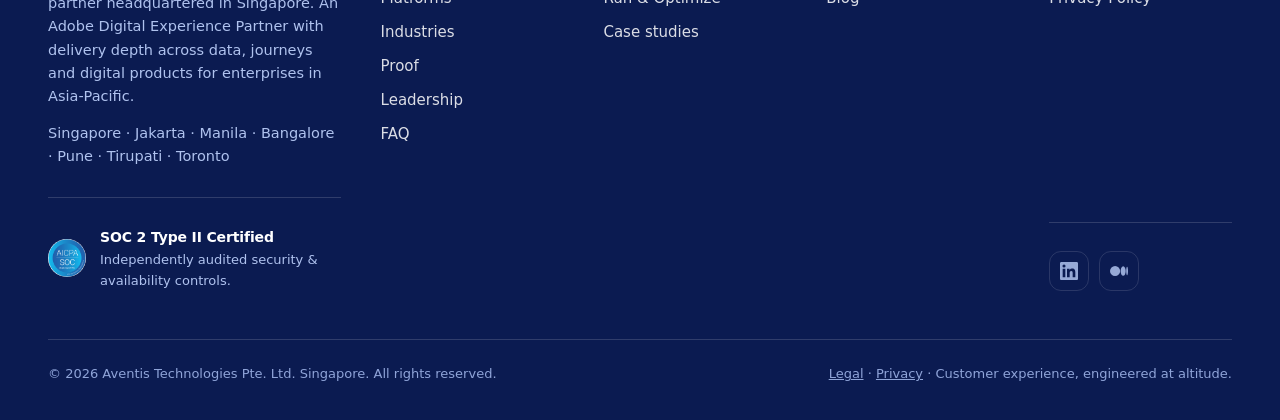
<file: privacy.html>
<!DOCTYPE html>
<html lang="en">
<head>
<meta charset="UTF-8">
<meta name="viewport" content="width=device-width, initial-scale=1.0">
<title>Privacy Policy | Aventis Technology</title>
<meta name="description" content="How Aventis Technologies Pte. Ltd. collects, uses, stores and protects personal data across our website and services, including cookies and your data rights.">
<link rel="canonical" href="https://www.aventistechnology.com/privacy">
<meta name="robots" content="index,follow">
<link rel="preconnect" href="https://api.fontshare.com">
<link href="https://api.fontshare.com/v2/css?f[]=switzer@300,400,500,600,700&display=swap" rel="stylesheet">
<link rel="stylesheet" href="assets/site.css">
<link rel="icon" type="image/svg+xml" href='data:image/svg+xml,<svg xmlns="http://www.w3.org/2000/svg" viewBox="0 0 64 64"><circle cx="32" cy="32" r="32" fill="%233B66F6"/><path d="M14 46 L32 16 L50 46 L41 46 L32 30 L28 37 L25 33 Z" fill="white"/></svg>'>
<style>
.lhero{padding:150px 48px 50px;background:linear-gradient(180deg,var(--bg) 0%,var(--bg-soft) 100%);border-bottom:1px solid var(--line)}
.lhero .wrap{max-width:760px}
.crumb{font-family:var(--display);font-size:12px;font-weight:600;letter-spacing:.2em;text-transform:uppercase;color:var(--muted-2)}
.crumb a{color:var(--muted-2);text-decoration:none}
.crumb a:hover{color:var(--blue)}
.lhero h1{font-family:var(--display);font-weight:600;font-size:clamp(28px,4vw,44px);line-height:1.15;letter-spacing:-.02em;margin-top:18px;max-width:20ch;color:var(--ink)}
.lhero .meta{margin-top:16px;color:var(--muted);font-size:14.5px}
.lhero .meta b{color:var(--ink);font-weight:600}

.ldoc{padding:56px 48px 100px;background:#FFFFFF;
  --ink:#0B1730;--muted:#54607A;--muted-2:#8592AD;
  --line:rgba(11,23,48,.12);--line-strong:rgba(11,23,48,.22);
  --blue:#3355E0;color:var(--ink);
}
.ldoc .wrap{max-width:760px}
.ltoc{border:1px solid var(--line);border-radius:16px;padding:26px 30px;margin-bottom:48px;background:rgba(11,23,48,.03)}
.ltoc h2{font-family:var(--display);font-size:11px;font-weight:700;letter-spacing:.24em;text-transform:uppercase;color:var(--muted-2);margin:0 0 14px}
.ltoc ol{columns:2;column-gap:28px;list-style:none}
.ltoc li{break-inside:avoid;margin-bottom:9px}
.ltoc a{color:var(--ink);text-decoration:none;font-size:14.5px;opacity:.82;transition:opacity .2s,color .2s}
.ltoc a:hover{opacity:1;color:var(--blue)}
@media(max-width:640px){.ltoc ol{columns:1}}

.lsec{margin-bottom:44px;padding:0;scroll-margin-top:100px}
.lsec h2{font-family:var(--display);font-weight:600;font-size:22px;letter-spacing:-.01em;color:var(--ink);padding-bottom:8px;margin-bottom:14px;border-bottom:1px solid var(--line)}
.lsec p{font-size:15.5px;line-height:1.68;color:var(--muted);margin-bottom:12px}
.lsec strong{color:var(--ink)}
.lsec a{color:var(--blue)}
.lsec ul{list-style:none;margin:6px 0 16px}
.lsec ul li{position:relative;padding-left:20px;font-size:15.5px;line-height:1.68;color:var(--muted);margin-bottom:8px}
.lsec ul li::before{content:"";position:absolute;left:2px;top:11px;width:5px;height:5px;border-radius:50%;background:var(--blue)}
.ltable{width:100%;border-collapse:collapse;margin:10px 0 18px;font-size:14.5px}
.ltable th,.ltable td{text-align:left;padding:12px 14px;border:1px solid var(--line);vertical-align:top;color:var(--muted)}
.ltable th{font-family:var(--display);font-weight:600;font-size:12px;letter-spacing:.1em;text-transform:uppercase;color:var(--ink);background:rgba(11,23,48,.04)}
.lback{display:flex;justify-content:space-between;align-items:center;flex-wrap:wrap;gap:14px;padding-top:36px;border-top:1px solid var(--line)}
.lback span{color:var(--muted);font-size:14px}
@media(max-width:640px){.ldoc{padding:40px 20px 70px}.ltable{font-size:13.5px}.ltable th,.ltable td{padding:9px 10px}}
</style>
<!-- Google tag (gtag.js) -->
<script async src="https://www.googletagmanager.com/gtag/js?id=G-EF3RHDYZ2T"></script>
<script>
  window.dataLayer = window.dataLayer || [];
  function gtag(){dataLayer.push(arguments);}
  gtag('js', new Date());
  gtag('config', 'G-EF3RHDYZ2T');
</script>
</head>
<body>
<canvas id="bg-field" aria-hidden="true"></canvas>
<nav id="nav">
  <a class="brand" href="/" aria-label="Aventis Technology home"><svg viewBox="0 0 64 64" xmlns="http://www.w3.org/2000/svg" aria-hidden="true"><circle cx="32" cy="32" r="32" fill="#3B66F6"/><path d="M14 46 L32 16 L50 46 L41 46 L32 30 L28 37 L25 33 Z" fill="#fff"/></svg><span class="wm">Aventis <b>Technology</b></span></a>
  <button id="menu-toggle" aria-label="Open menu" aria-expanded="false">&#9776;</button>
  <div class="nav-links" id="nav-links">
    <a href="/services">Services</a>
    <a href="/adobe">Adobe</a>
    <a href="/case-studies">Work</a>
    <a href="/team">Team</a>
    <a href="/#products">Products</a>
    <a href="/blog">Blog</a>
    <a href="/team">About</a>
    <a class="btn" href="/contact">Start a project <span class="arr">&rarr;</span></a>
  </div>
</nav>

<header class="lhero">
  <div class="wrap">
    <div class="crumb"><a href="/">Aventis Technology</a> &nbsp;/&nbsp; Privacy</div>
    <h1>Privacy Policy</h1>
    <p class="meta">How we collect, use and protect personal data &middot; applies to this website and our business contacts &middot; last updated <b>August 2026</b></p>
  </div>
</header>

<section class="ldoc">
  <div class="wrap">

    <div class="ltoc" aria-label="Sections in this policy">
      <h2>On this page</h2>
      <ol>
        <li><a href="#p1">1. Who we are</a></li>
        <li><a href="#p2">2. Scope of this policy</a></li>
        <li><a href="#p3">3. Information we collect</a></li>
        <li><a href="#p4">4. How we use your information</a></li>
        <li><a href="#p5">5. Legal bases for processing</a></li>
        <li><a href="#p6">6. Cookies and analytics</a></li>
        <li><a href="#p7">7. Sharing and disclosure</a></li>
        <li><a href="#p8">8. International transfers</a></li>
        <li><a href="#p9">9. Retention</a></li>
        <li><a href="#p10">10. Security</a></li>
        <li><a href="#p11">11. Your rights</a></li>
        <li><a href="#p12">12. Client and subscriber data</a></li>
        <li><a href="#p13">13. Third-party links</a></li>
        <li><a href="#p14">14. Children</a></li>
        <li><a href="#p15">15. Changes to this policy</a></li>
        <li><a href="#p16">16. Contact us</a></li>
      </ol>
    </div>

    <section class="lsec" id="p1">
      <h2>1. Who we are</h2>
      <p><strong>Aventis Technologies Pte. Ltd.</strong> (&ldquo;Aventis&rdquo;, &ldquo;we&rdquo;, &ldquo;us&rdquo; or &ldquo;our&rdquo;) is a company incorporated in the Republic of Singapore, with its registered office at 2 Venture Drive, #13-26, Vision Exchange, Singapore 608526.</p>
      <p>We are a technology consulting and digital solutions partner. For personal data collected through this website and in the course of our business relationships, Aventis acts as the data controller.</p>
    </section>

    <section class="lsec" id="p2">
      <h2>2. Scope of this policy</h2>
      <p>This policy explains how we handle personal data relating to visitors to <strong>aventistechnology.com</strong>, prospective and existing clients, partners, suppliers and job applicants.</p>
      <p>It does not cover personal data that we process <em>on behalf of our clients</em> when delivering services - for example subscriber data held inside a client's Adobe Experience Platform environment. That processing is governed by our contract with the relevant client and is described in Clause 12 below.</p>
    </section>

    <section class="lsec" id="p3">
      <h2>3. Information we collect</h2>
      <p>We collect only what we need, and most of it you give us directly.</p>
      <table class="ltable">
        <thead>
          <tr><th>Category</th><th>What it includes</th><th>How we get it</th></tr>
        </thead>
        <tbody>
          <tr><td>Contact details</td><td>Name, company, work email, phone number</td><td>You provide it via our contact form or by emailing us</td></tr>
          <tr><td>Enquiry content</td><td>The topic you select and the message you write</td><td>You provide it via our contact form</td></tr>
          <tr><td>Application data</td><td>CV, work history, portfolio links, right-to-work information</td><td>You provide it when applying for a role</td></tr>
          <tr><td>Technical data</td><td>IP address, browser and device type, pages viewed, referring page</td><td>Collected automatically by our hosting provider and, where you consent, analytics</td></tr>
          <tr><td>Preference data</td><td>Your cookie consent choice</td><td>Stored locally in your browser when you respond to our cookie banner</td></tr>
        </tbody>
      </table>
      <p>We do not knowingly collect sensitive personal data through this website, and we ask that you do not include it in enquiry messages.</p>
    </section>

    <section class="lsec" id="p4">
      <h2>4. How we use your information</h2>
      <ul>
        <li>To respond to your enquiry and, where relevant, to scope and discuss a potential engagement.</li>
        <li>To manage our contractual relationship with clients, partners and suppliers.</li>
        <li>To assess job applications and manage recruitment.</li>
        <li>To operate, secure and improve this website.</li>
        <li>To understand, in aggregate, how the site is used - only where you have accepted analytics cookies.</li>
        <li>To meet legal, regulatory and accounting obligations.</li>
      </ul>
      <p>We do not sell personal data. We do not add website enquirers to marketing lists or newsletters without a separate, explicit opt-in.</p>
    </section>

    <section class="lsec" id="p5">
      <h2>5. Legal bases for processing</h2>
      <p>Where data protection law requires a legal basis, we rely on the following:</p>
      <ul>
        <li><strong>Legitimate interests</strong> - responding to business enquiries, running and securing our website, and managing supplier and partner relationships.</li>
        <li><strong>Performance of a contract</strong> - delivering services and administering agreements with clients.</li>
        <li><strong>Consent</strong> - analytics and non-essential cookies, and any optional marketing communications. You may withdraw consent at any time.</li>
        <li><strong>Legal obligation</strong> - where we are required to retain or disclose information by law.</li>
      </ul>
    </section>

    <section class="lsec" id="p6">
      <h2>6. Cookies and analytics</h2>
      <p>When you first visit the site you will see a cookie banner offering <strong>Accept</strong> and <strong>Decline</strong>. Your choice is stored in your browser's local storage under the key <code>aventis-cookie-consent</code> so that we do not ask again on every page.</p>
      <p><strong>Strictly necessary storage</strong> is always active. This is limited to remembering your consent choice and is required for the site to work correctly. It is not used to track you.</p>
      <p><strong>Analytics and marketing cookies</strong> are only set if you accept. If you decline, non-essential cookies are not set.</p>
      <p>To change your choice later, clear this site's data in your browser settings; the banner will then appear again on your next visit. You can also block or delete cookies through your browser at any time, though parts of the site may behave differently as a result.</p>
    </section>

    <section class="lsec" id="p7">
      <h2>7. Sharing and disclosure</h2>
      <p>We share personal data only where it is necessary, and only with parties bound to protect it:</p>
      <ul>
        <li><strong>Service providers</strong> - hosting, email, form handling and, where enabled, analytics providers acting on our instructions.</li>
        <li><strong>Professional advisers</strong> - legal, accounting and insurance advisers where relevant.</li>
        <li><strong>Group companies and delivery teams</strong> - our own personnel across the locations listed on this site, on a need-to-know basis.</li>
        <li><strong>Authorities</strong> - where disclosure is required by law, court order or a competent regulator.</li>
      </ul>
      <p>We do not share your personal data with third parties for their own marketing purposes.</p>
    </section>

    <section class="lsec" id="p8">
      <h2>8. International transfers</h2>
      <p>Aventis operates across Singapore, Indonesia, the Philippines, India and Canada, and our service providers may process data outside your country of residence.</p>
      <p>Where personal data is transferred across borders, we take steps to ensure it remains protected to a comparable standard - including contractual safeguards with recipients and, in respect of Singapore, compliance with the Transfer Limitation Obligation under the Personal Data Protection Act.</p>
    </section>

    <section class="lsec" id="p9">
      <h2>9. Retention</h2>
      <p>We keep personal data only for as long as it is needed for the purpose it was collected for:</p>
      <ul>
        <li><strong>Enquiries that do not progress</strong> - up to 24 months, so we have context if you come back to us.</li>
        <li><strong>Client and supplier records</strong> - for the duration of the relationship and then as required for legal, tax and audit purposes.</li>
        <li><strong>Job applications</strong> - up to 12 months after a decision, unless you ask us to remove them sooner.</li>
      </ul>
      <p>When data is no longer needed, we delete it or anonymise it so it can no longer be linked to you.</p>
    </section>

    <section class="lsec" id="p10">
      <h2>10. Security</h2>
      <p>Aventis maintains an information security programme that is independently audited against the AICPA <strong>SOC 2 Type II</strong> standard, covering security, availability and confidentiality of the systems we use to deliver our services.</p>
      <p>Controls include access management on a least-privilege basis, encryption of data in transit, monitoring and incident response procedures, and supplier due diligence. No system can be guaranteed completely secure, but we take these obligations seriously and review them regularly.</p>
    </section>

    <section class="lsec" id="p11">
      <h2>11. Your rights</h2>
      <p>Subject to applicable law, you may ask us to:</p>
      <ul>
        <li>Confirm whether we hold personal data about you, and give you access to it.</li>
        <li>Correct information that is inaccurate or incomplete.</li>
        <li>Delete information where we no longer have a valid reason to keep it.</li>
        <li>Restrict or object to certain processing, including processing based on legitimate interests.</li>
        <li>Withdraw consent where our processing relies on it.</li>
        <li>Receive a copy of certain information in a portable format.</li>
      </ul>
      <p>To exercise any of these, email <a href="mailto:privacy@aventistechnology.com">privacy@aventistechnology.com</a>. We will respond within the timeframe required by applicable law, and we may need to verify your identity first. If you are not satisfied with our response, you may complain to your local data protection authority - in Singapore, the Personal Data Protection Commission (PDPC).</p>
    </section>

    <section class="lsec" id="p12">
      <h2>12. Client and subscriber data</h2>
      <p>When delivering services, Aventis frequently processes personal data belonging to our clients' own customers - for example within Adobe Experience Platform, a customer data platform, or a pricing or feedback system we operate on a client's behalf.</p>
      <p>In that context our client is the controller and Aventis acts as a <strong>processor</strong> (or, under the Singapore PDPA, a data intermediary). We process that data only on the client's documented instructions and under the terms of the applicable agreement and data processing addendum, which you can read more about on our <a href="/legal">Legal</a> page.</p>
      <p>If you are a customer of one of our clients and wish to exercise your rights over your data, please contact that organisation directly, as they determine how your data is used. We will support them in responding.</p>
    </section>

    <section class="lsec" id="p13">
      <h2>13. Third-party links</h2>
      <p>This site links to third-party services, including LinkedIn and Medium, where our published content is hosted. Those platforms have their own privacy policies and cookie practices, and we are not responsible for how they handle your data. We recommend reviewing their policies before interacting with them.</p>
    </section>

    <section class="lsec" id="p14">
      <h2>14. Children</h2>
      <p>Our website and services are directed at businesses and are not intended for children. We do not knowingly collect personal data from anyone under 18. If you believe a child has provided us with personal data, contact us and we will delete it.</p>
    </section>

    <section class="lsec" id="p15">
      <h2>15. Changes to this policy</h2>
      <p>We may update this policy to reflect changes in our practices, technology or legal obligations. The date at the top of this page shows when it was last revised. Where changes are significant, we will take reasonable steps to bring them to your attention.</p>
    </section>

    <section class="lsec" id="p16">
      <h2>16. Contact us</h2>
      <p>For any question about this policy or about how we handle your personal data:</p>
      <p><strong>Aventis Technologies Pte. Ltd.</strong><br>
      2 Venture Drive, #13-26, Vision Exchange<br>
      Singapore 608526</p>
      <p>Privacy enquiries: <a href="mailto:privacy@aventistechnology.com">privacy@aventistechnology.com</a><br>
      General enquiries: <a href="mailto:hello@aventistechnology.com">hello@aventistechnology.com</a></p>
    </section>

    <div class="lback">
      <span>&copy; 2026 Aventis Technologies Pte. Ltd. Singapore. All rights reserved.</span>
      <a class="btn ghost" href="/">Back to home</a>
    </div>

  </div>
</section>

<footer>
  <div class="foot">
    <div class="about">
      <a class="brand" href="/" aria-label="Aventis Technology">
        <svg viewBox="0 0 64 64" width="34" height="34" xmlns="http://www.w3.org/2000/svg" aria-hidden="true"><circle cx="32" cy="32" r="32" fill="#3B66F6"/><path d="M14 46 L32 16 L50 46 L41 46 L32 30 L28 37 L25 33 Z" fill="#fff"/></svg>
        <span class="wm">Aventis <b>Technology</b></span>
      </a>
      <p>Digital experience and engineering partner headquartered in Singapore. An Adobe Digital Experience Partner with delivery depth across data, journeys and digital products for enterprises in Asia-Pacific.</p>
      <p style="margin-top:14px">Singapore &middot; Jakarta &middot; Manila &middot; Bangalore &middot; Pune &middot; Tirupati &middot; Toronto</p>
      <div class="trust">
        <img src="images/soc2-badge.png" alt="AICPA SOC 2 Type II certified" width="38" height="38" loading="lazy">
        <div>
          <b>SOC 2 Type II Certified</b>
          <span>Independently audited security &amp; availability controls.</span>
        </div>
      </div>
    </div>
    <div>
      <h4>Explore</h4>
      <a href="/#practices">Practices</a>
      <a href="/#approach">Approach</a>
      <a href="/#platforms">Platforms</a>
      <a href="/#industries">Industries</a>
      <a href="/#proof">Proof</a>
      <a href="/team">Leadership</a>
      <a href="/#faq">FAQ</a>
    </div>
    <div>
      <h4>Services</h4>
      <a href="/services">All services</a>
      <a href="/#services">Capabilities</a>
      <a href="/#operate">Run &amp; Optimize</a>
      <a href="/case-studies">Case studies</a>
    </div>
    <div>
      <h4>Products</h4>
      <a href="/prezio">Prezio</a>
      <a href="/cx-pulse">CX Pulse</a>
      <a href="/blog">Blog</a>
    </div>
    <div>
      <h4>Connect</h4>
      <a href="/contact">Contact us</a>
      <a href="/legal">Legal</a>
      <a href="/privacy">Privacy Policy</a>
      <div class="socials">
        <a href="https://www.linkedin.com/company/aventis-aitechnology/" target="_blank" rel="noopener" aria-label="Aventis Technology on LinkedIn" title="LinkedIn">
          <svg viewBox="0 0 24 24" aria-hidden="true"><path d="M20.45 20.45h-3.56v-5.57c0-1.33-.03-3.04-1.85-3.04-1.85 0-2.14 1.45-2.14 2.94v5.67H9.35V9h3.41v1.56h.05a3.74 3.74 0 0 1 3.37-1.85c3.6 0 4.27 2.37 4.27 5.46v6.28zM5.34 7.43a2.07 2.07 0 1 1 0-4.14 2.07 2.07 0 0 1 0 4.14zM7.12 20.45H3.55V9h3.57v11.45zM22.22 0H1.77C.79 0 0 .77 0 1.72v20.56C0 23.23.79 24 1.77 24h20.45c.98 0 1.78-.77 1.78-1.72V1.72C24 .77 23.2 0 22.22 0z"/></svg>
        </a>
        <a href="https://medium.com/@vamsi.reddy_43948" target="_blank" rel="noopener" aria-label="Aventis Technology on Medium" title="Medium">
          <svg viewBox="0 0 24 24" aria-hidden="true"><path d="M13.54 12a6.8 6.8 0 0 1-6.77 6.82A6.8 6.8 0 0 1 0 12a6.8 6.8 0 0 1 6.77-6.82A6.8 6.8 0 0 1 13.54 12zM20.96 12c0 3.54-1.51 6.42-3.38 6.42-1.87 0-3.39-2.88-3.39-6.42s1.52-6.42 3.39-6.42 3.38 2.88 3.38 6.42zM24 12c0 3.17-.53 5.75-1.19 5.75-.66 0-1.19-2.58-1.19-5.75s.53-5.75 1.19-5.75C23.47 6.25 24 8.83 24 12z"/></svg>
        </a>
      </div>
    </div>
  </div>
  <div class="legal">
    <span>&copy; 2026 Aventis Technologies Pte. Ltd. Singapore. All rights reserved.</span>
    <span><a href="/legal" style="color:inherit">Legal</a> &middot; <a href="/privacy" style="color:inherit">Privacy</a> &middot; Customer experience, engineered at altitude.</span>
  </div>
</footer>

<script>
(function(){"use strict";
var reduced=window.matchMedia('(prefers-reduced-motion: reduce)').matches;
var nav=document.getElementById('nav'),links=document.getElementById('nav-links'),tg=document.getElementById('menu-toggle');
tg.addEventListener('click',function(){var o=links.classList.toggle('open');tg.textContent=o?'\u2715':'\u2630';tg.setAttribute('aria-expanded',o);});
links.querySelectorAll('a').forEach(function(a){a.addEventListener('click',function(){links.classList.remove('open');tg.textContent='\u2630';});});
window.addEventListener('scroll',function(){nav.classList.toggle('scrolled',window.scrollY>40);},{passive:true});
var io=new IntersectionObserver(function(es){es.forEach(function(e){if(e.isIntersecting){e.target.classList.add('in');io.unobserve(e.target);}});},{threshold:.15});
document.querySelectorAll('.rv').forEach(function(e){io.observe(e);});
document.body.classList.add('ready');
/* ================= Living background =================
   Two engines. Switch with <body data-bg="cells"> for the Voronoi
   field; the default is the identity graph.                       */
var BG = (document.body.getAttribute('data-bg')||'graph');
var isSmall = window.innerWidth < 760;
var heroP = 0, ptrX = -9999, ptrY = -9999;
var cv = document.getElementById('bg-field');
window.addEventListener('pointermove',function(e){
  var r=cv?cv.getBoundingClientRect():null; if(!r) return;
  ptrX=e.clientX-r.left; ptrY=e.clientY-r.top;
},{passive:true});
document.addEventListener('pointerleave',function(){ ptrX=-9999; ptrY=-9999; });
/* ================= Living field: Voronoi resolution =================
   Cells drift like segments. Every few seconds a region resolves into
   individuals, then settles back. Segments to N=1, as a background.   */
function initCells(){
var ctx = cv.getContext('2d');
var W=0,H=0,PAD=0,sites=[],nextBurst=0;
var seed = 20260815;
function rnd(){ seed=(seed*1103515245+12345)&0x7fffffff; return (seed%100000)/100000; }
function circum(a,b,c){
  var d=2*(a.x*(b.y-c.y)+b.x*(c.y-a.y)+c.x*(a.y-b.y));
  if(d<1e-7&&d>-1e-7) return null;
  var s1=a.x*a.x+a.y*a.y,s2=b.x*b.x+b.y*b.y,s3=c.x*c.x+c.y*c.y;
  var ux=(s1*(b.y-c.y)+s2*(c.y-a.y)+s3*(a.y-b.y))/d;
  var uy=(s1*(c.x-b.x)+s2*(a.x-c.x)+s3*(b.x-a.x))/d;
  return {x:ux,y:uy,r2:(ux-a.x)*(ux-a.x)+(uy-a.y)*(uy-a.y)};
}
function build(){
  var n=sites.length, big=Math.max(W,H)*12;
  var p=sites.concat([{x:W/2-big,y:H/2-big},{x:W/2+big,y:H/2-big},{x:W/2,y:H/2+big}]);
  var tris=[{a:n,b:n+1,c:n+2,cc:circum(p[n],p[n+1],p[n+2])}];
  for(var i=0;i<n;i++){
    var edges=[];
    for(var t=tris.length-1;t>=0;t--){
      var T=tris[t],cc=T.cc;
      if(!cc){ tris.splice(t,1); continue; }
      var dx=p[i].x-cc.x, dy=p[i].y-cc.y;
      if(dx*dx+dy*dy<cc.r2){ edges.push([T.a,T.b],[T.b,T.c],[T.c,T.a]); tris.splice(t,1); }
    }
    for(var e=0;e<edges.length;e++){
      var dup=false;
      for(var f=0;f<edges.length;f++){
        if(e!==f&&((edges[e][0]===edges[f][0]&&edges[e][1]===edges[f][1])||(edges[e][0]===edges[f][1]&&edges[e][1]===edges[f][0]))){dup=true;break;}
      }
      if(!dup){ var T2={a:edges[e][0],b:edges[e][1],c:i}; T2.cc=circum(p[T2.a],p[T2.b],p[T2.c]); if(T2.cc) tris.push(T2); }
    }
  }
  /* dual: a Voronoi edge joins the circumcentres of two adjacent triangles */
  var map={},out=[];
  for(var t2=0;t2<tris.length;t2++){
    var T3=tris[t2], es=[[T3.a,T3.b],[T3.b,T3.c],[T3.c,T3.a]];
    for(var q=0;q<3;q++){
      var i0=es[q][0], i1=es[q][1];
      if(i0>=n||i1>=n) continue;
      var k=(i0<i1?i0:i1)+'_'+(i0<i1?i1:i0);
      (map[k]=map[k]||[]).push(T3.cc);
      map[k].i0=i0; map[k].i1=i1;
    }
  }
  for(var k2 in map){ var m=map[k2]; if(m.length===2) out.push([m[0],m[1],m.i0,m.i1]); }
  return out;
}
function seedSites(){
  sites=[]; PAD=Math.max(W,H)*0.20;
  var n=isSmall?26:48;
  for(var i=0;i<n;i++) sites.push({
    x:-PAD+rnd()*(W+2*PAD), y:-PAD+rnd()*(H+2*PAD),
    vx:(rnd()-.5)*0.13, vy:(rnd()-.5)*0.13, a:1, burst:0 });
}
function resize(){
  var d=Math.min(window.devicePixelRatio||1,2);
  W=cv.offsetWidth; H=cv.offsetHeight;
  cv.width=Math.round(W*d); cv.height=Math.round(H*d);
  ctx.setTransform(d,0,0,d,0,0);
  seedSites();
}
function burst(now){
  /* one region resolves from a segment into individuals */
  var bx=W*(0.18+rnd()*0.64), by=H*(0.18+rnd()*0.64);
  var n=isSmall?8:13;
  for(var i=0;i<n;i++){
    var ang=rnd()*6.2832, r=34+rnd()*(isSmall?110:180);
    sites.push({x:bx+Math.cos(ang)*r, y:by+Math.sin(ang)*r,
      vx:(rnd()-.5)*0.07, vy:(rnd()-.5)*0.07, a:0, burst:1, born:now, life:5200});
  }
  nextBurst = now + 4200 + rnd()*3200;
}
function step(now){
  for(var i=sites.length-1;i>=0;i--){
    var s=sites[i];
    s.x+=s.vx; s.y+=s.vy;
    if(s.x<-PAD)s.x=W+PAD; if(s.x>W+PAD)s.x=-PAD;
    if(s.y<-PAD)s.y=H+PAD; if(s.y>H+PAD)s.y=-PAD;
    if(ptrX>-9000){                                  /* cells swell around the pointer */
      var dx=s.x-ptrX, dy=s.y-ptrY, d2=dx*dx+dy*dy;
      if(d2<44000&&d2>1){ var f=(1-d2/44000)*0.85, d=Math.sqrt(d2); s.x+=dx/d*f; s.y+=dy/d*f; }
    }
    if(s.burst){
      var age=now-s.born;
      s.a = age<900 ? age/900 : (age>s.life-900 ? Math.max(0,(s.life-age)/900) : 1);
      if(age>s.life) sites.splice(i,1);
    }
  }
  if(now>nextBurst) burst(now);
}
function draw(){
  var edges=build();
  ctx.clearRect(0,0,W,H);
  /* quiet base mesh first, resolved cells over the top */
  ctx.lineCap='round';
  for(var pass=0;pass<2;pass++){
    ctx.beginPath();
    var any=false;
    for(var i=0;i<edges.length;i++){
      var e=edges[i], s0=sites[e[2]], s1=sites[e[3]];
      if(!s0||!s1) continue;
      var hot=(s0.burst||s1.burst)?1:0;
      if(hot!==pass) continue;
      ctx.moveTo(e[0].x,e[0].y); ctx.lineTo(e[1].x,e[1].y); any=true;
    }
    if(!any) continue;
    if(pass===0){ ctx.strokeStyle='rgba(255,255,255,.16)'; ctx.lineWidth=1; }
    else{ ctx.strokeStyle='rgba(185,206,255,.42)'; ctx.lineWidth=1.5; }
    ctx.stroke();
  }
  for(var j=0;j<sites.length;j++){
    var s=sites[j];
    if(s.x<-20||s.x>W+20||s.y<-20||s.y>H+20) continue;
    ctx.beginPath();
    ctx.arc(s.x,s.y,s.burst?2.6:1.8,0,6.2832);
    ctx.fillStyle = s.burst ? 'rgba(255,255,255,'+(0.75*s.a)+')' : 'rgba(255,255,255,.28)';
    ctx.fill();
    if(s.burst&&s.a>0.2){
      ctx.beginPath(); ctx.arc(s.x,s.y,9+(1-s.a)*10,0,6.2832);
      ctx.strokeStyle='rgba(185,206,255,'+(0.22*s.a)+')'; ctx.lineWidth=1; ctx.stroke();
    }
  }
}
resize(); draw();
window.addEventListener('resize',function(){ isSmall=window.innerWidth<760; resize(); draw(); });
window.addEventListener('pointermove',function(e){
  var r=cv.getBoundingClientRect(); ptrX=e.clientX-r.left; ptrY=e.clientY-r.top;
},{passive:true});
document.addEventListener('pointerleave',function(){ ptrX=-9999; ptrY=-9999; });
var frame=0;
function loop(){
  frame++;
  if(!(isSmall&&(frame&1))){ step(performance.now()); draw(); }
  requestAnimationFrame(loop);
}
if(!reduced) requestAnimationFrame(loop);
}
function initGraph(){
var ctx=cv.getContext('2d');
var W=0,H=0,nodes=[],links=[],pulses=[],nextEvt=0,seed=20260815;
function rnd(){ seed=(seed*1103515245+12345)&0x7fffffff; return (seed%100000)/100000; }
function seedGraph(){
  nodes=[];links=[];pulses=[];
  var N=isSmall?30:58, cores=Math.round(N*0.28);
  for(var i=0;i<N;i++) nodes.push({x:rnd()*W,y:rnd()*H,vx:0,vy:0,
    core:i<cores, r:i<cores?(4.2+rnd()*1.8):(1.9+rnd()*0.9), a:1});
  for(var j=cores;j<N;j++) links.push({s:j,t:Math.floor(rnd()*cores),L:70+rnd()*62,a:1});
  for(var k=0;k<cores;k++) if(rnd()<0.55) links.push({s:k,t:Math.floor(rnd()*cores),L:170+rnd()*95,a:1});
}
function resize(){
  var d=Math.min(window.devicePixelRatio||1,2);
  W=cv.offsetWidth;H=cv.offsetHeight;
  cv.width=Math.round(W*d);cv.height=Math.round(H*d);
  ctx.setTransform(d,0,0,d,0,0);
  seedGraph();
  for(var i=0;i<160;i++) step(0);      /* pre-settle so it never appears mid-explosion */
}
/* a new identifier arrives and is stitched onto an existing profile */
function resolve(now){
  var cores=[];
  for(var i=0;i<nodes.length;i++) if(nodes[i].core) cores.push(i);
  if(!cores.length) return;
  var hub=cores[Math.floor(rnd()*cores.length)], n=isSmall?2:4;
  for(var j=0;j<n;j++){
    var ang=rnd()*6.2832, dist=90+rnd()*70;
    nodes.push({x:nodes[hub].x+Math.cos(ang)*dist,y:nodes[hub].y+Math.sin(ang)*dist,
      vx:0,vy:0,core:false,r:2.0+rnd()*0.8,a:0,born:now,life:7000,fresh:true});
    var li=links.push({s:nodes.length-1,t:hub,L:74+rnd()*46,a:0,fresh:true})-1;
    pulses.push({link:li,p:0,born:now+j*160});
  }
  nextEvt=now+3800+rnd()*3000;
}
function step(now){
  var n=nodes.length,i,j;
  for(i=0;i<n;i++){
    for(j=i+1;j<n;j++){
      var a=nodes[i],b=nodes[j],dx=b.x-a.x,dy=b.y-a.y,d2=dx*dx+dy*dy;
      if(d2<96100&&d2>0.01){
        var d=Math.sqrt(d2),f=1150/d2; if(f>0.9)f=0.9;
        var ux=dx/d*f,uy=dy/d*f;
        a.vx-=ux;a.vy-=uy;b.vx+=ux;b.vy+=uy;
      }
    }
  }
  for(var k=0;k<links.length;k++){
    var l=links[k],p=nodes[l.s],q=nodes[l.t];
    if(!p||!q) continue;
    var ex=q.x-p.x,ey=q.y-p.y,ed=Math.sqrt(ex*ex+ey*ey)||0.01;
    var ef=(ed-l.L)*0.0022,vx=ex/ed*ef,vy=ey/ed*ef;
    p.vx+=vx;p.vy+=vy;q.vx-=vx;q.vy-=vy;
  }
  for(i=0;i<n;i++){
    var s=nodes[i];
    s.vx+=(W/2-s.x)*0.00006; s.vy+=(H/2-s.y)*0.00013;
    if(ptrX>-9000){                                   /* nodes give way to the pointer */
      var px=s.x-ptrX,py=s.y-ptrY,pd2=px*px+py*py;
      if(pd2<26000&&pd2>1){ var pd=Math.sqrt(pd2),pf=(1-pd2/26000)*1.5; s.vx+=px/pd*pf; s.vy+=py/pd*pf; }
    }
    s.vx*=0.85; s.vy*=0.85; s.x+=s.vx; s.y+=s.vy;
    if(s.fresh){
      var age=now-s.born;
      s.a = age<800?age/800:(age>s.life-900?Math.max(0,(s.life-age)/900):1);
    }
  }
  for(var m=0;m<links.length;m++){ var L2=links[m]; if(L2.fresh){ var na=nodes[L2.s]; L2.a=na?na.a:0; } }
  for(i=nodes.length-1;i>=0;i--){
    if(nodes[i].fresh&&now-nodes[i].born>nodes[i].life){
      nodes.splice(i,1);
      for(var z=links.length-1;z>=0;z--){
        if(links[z].s===i||links[z].t===i){ links.splice(z,1); continue; }
        if(links[z].s>i)links[z].s--; if(links[z].t>i)links[z].t--;
      }
      pulses=[];
    }
  }
  for(i=pulses.length-1;i>=0;i--){
    var pu=pulses[i];
    if(now<pu.born) continue;
    pu.p+=0.022; if(pu.p>1) pulses.splice(i,1);
  }
  if(now>nextEvt&&now>0) resolve(now);
}
function draw(){
  ctx.clearRect(0,0,W,H);
  ctx.lineCap='round';
  for(var pass=0;pass<2;pass++){
    ctx.beginPath(); var any=false;
    for(var k=0;k<links.length;k++){
      var l=links[k],p=nodes[l.s],q=nodes[l.t];
      if(!p||!q) continue;
      var hot=l.fresh?1:0; if(hot!==pass) continue;
      ctx.moveTo(p.x,p.y); ctx.lineTo(q.x,q.y); any=true;
    }
    if(!any) continue;
    if(pass===0){ ctx.strokeStyle='rgba(255,255,255,.13)'; ctx.lineWidth=1; }
    else{ ctx.strokeStyle='rgba(185,206,255,.40)'; ctx.lineWidth=1.4; }
    ctx.stroke();
  }
  for(var i=0;i<pulses.length;i++){          /* the stitch travelling down the new edge */
    var pu=pulses[i],l2=links[pu.link];
    if(!l2) continue;
    var a2=nodes[l2.s],b2=nodes[l2.t];
    if(!a2||!b2) continue;
    var x=a2.x+(b2.x-a2.x)*pu.p, y=a2.y+(b2.y-a2.y)*pu.p;
    ctx.beginPath(); ctx.arc(x,y,2.6,0,6.2832);
    ctx.fillStyle='rgba(232,240,255,'+(1-pu.p*0.6)+')'; ctx.fill();
  }
  for(var j=0;j<nodes.length;j++){
    var s=nodes[j];
    if(s.x<-40||s.x>W+40||s.y<-40||s.y>H+40) continue;
    if(s.core){
      ctx.beginPath(); ctx.arc(s.x,s.y,s.r+4.5,0,6.2832);
      ctx.fillStyle='rgba(143,178,255,.10)'; ctx.fill();
    }
    ctx.beginPath(); ctx.arc(s.x,s.y,s.r,0,6.2832);
    ctx.fillStyle = s.core ? 'rgba(255,255,255,'+(0.52*s.a)+')' : 'rgba(185,206,255,'+(0.34*s.a)+')';
    ctx.fill();
    if(s.core){ ctx.lineWidth=1; ctx.strokeStyle='rgba(255,255,255,.30)'; ctx.stroke(); }
    if(s.fresh&&s.a>0.25){
      ctx.beginPath(); ctx.arc(s.x,s.y,s.r+5+(1-s.a)*9,0,6.2832);
      ctx.strokeStyle='rgba(185,206,255,'+(0.30*s.a)+')'; ctx.lineWidth=1; ctx.stroke();
    }
  }
}
resize(); draw();
window.addEventListener('resize',function(){ isSmall=window.innerWidth<760; resize(); draw(); });
var frame=0;
(function loop(){
  frame++;
  if(!(isSmall&&(frame&1))){ step(performance.now()); draw(); }
  requestAnimationFrame(loop);
})();
}

if(cv){ if(BG==='cells') initCells(); else initGraph(); }


})();
</script>
<div class="cookie-banner" id="cookie-banner" role="dialog" aria-live="polite" aria-label="Cookie consent">
  <p>We use cookies to improve your experience and analyze site traffic. Read our <a href="/privacy">Privacy Policy</a> to learn more.</p>
  <div class="ck-actions">
    <button type="button" class="btn ghost" id="ck-decline">Decline</button>
    <button type="button" class="btn" id="ck-accept">Accept</button>
  </div>
</div>
<script>
(function(){
  try{
    var KEY='aventis-cookie-consent';
    var saved=localStorage.getItem(KEY);
    var banner=document.getElementById('cookie-banner');
    if(!banner) return;
    if(!saved){
      setTimeout(function(){ banner.classList.add('show'); }, 900);
    }
    function setConsent(v){
      try{ localStorage.setItem(KEY, v); }catch(e){}
      banner.classList.remove('show');
    }
    var a=document.getElementById('ck-accept'), d=document.getElementById('ck-decline');
    if(a) a.addEventListener('click', function(){ setConsent('accepted'); });
    if(d) d.addEventListener('click', function(){ setConsent('declined'); });
  }catch(e){}
})();
</script>

</body>
</html>
</file>
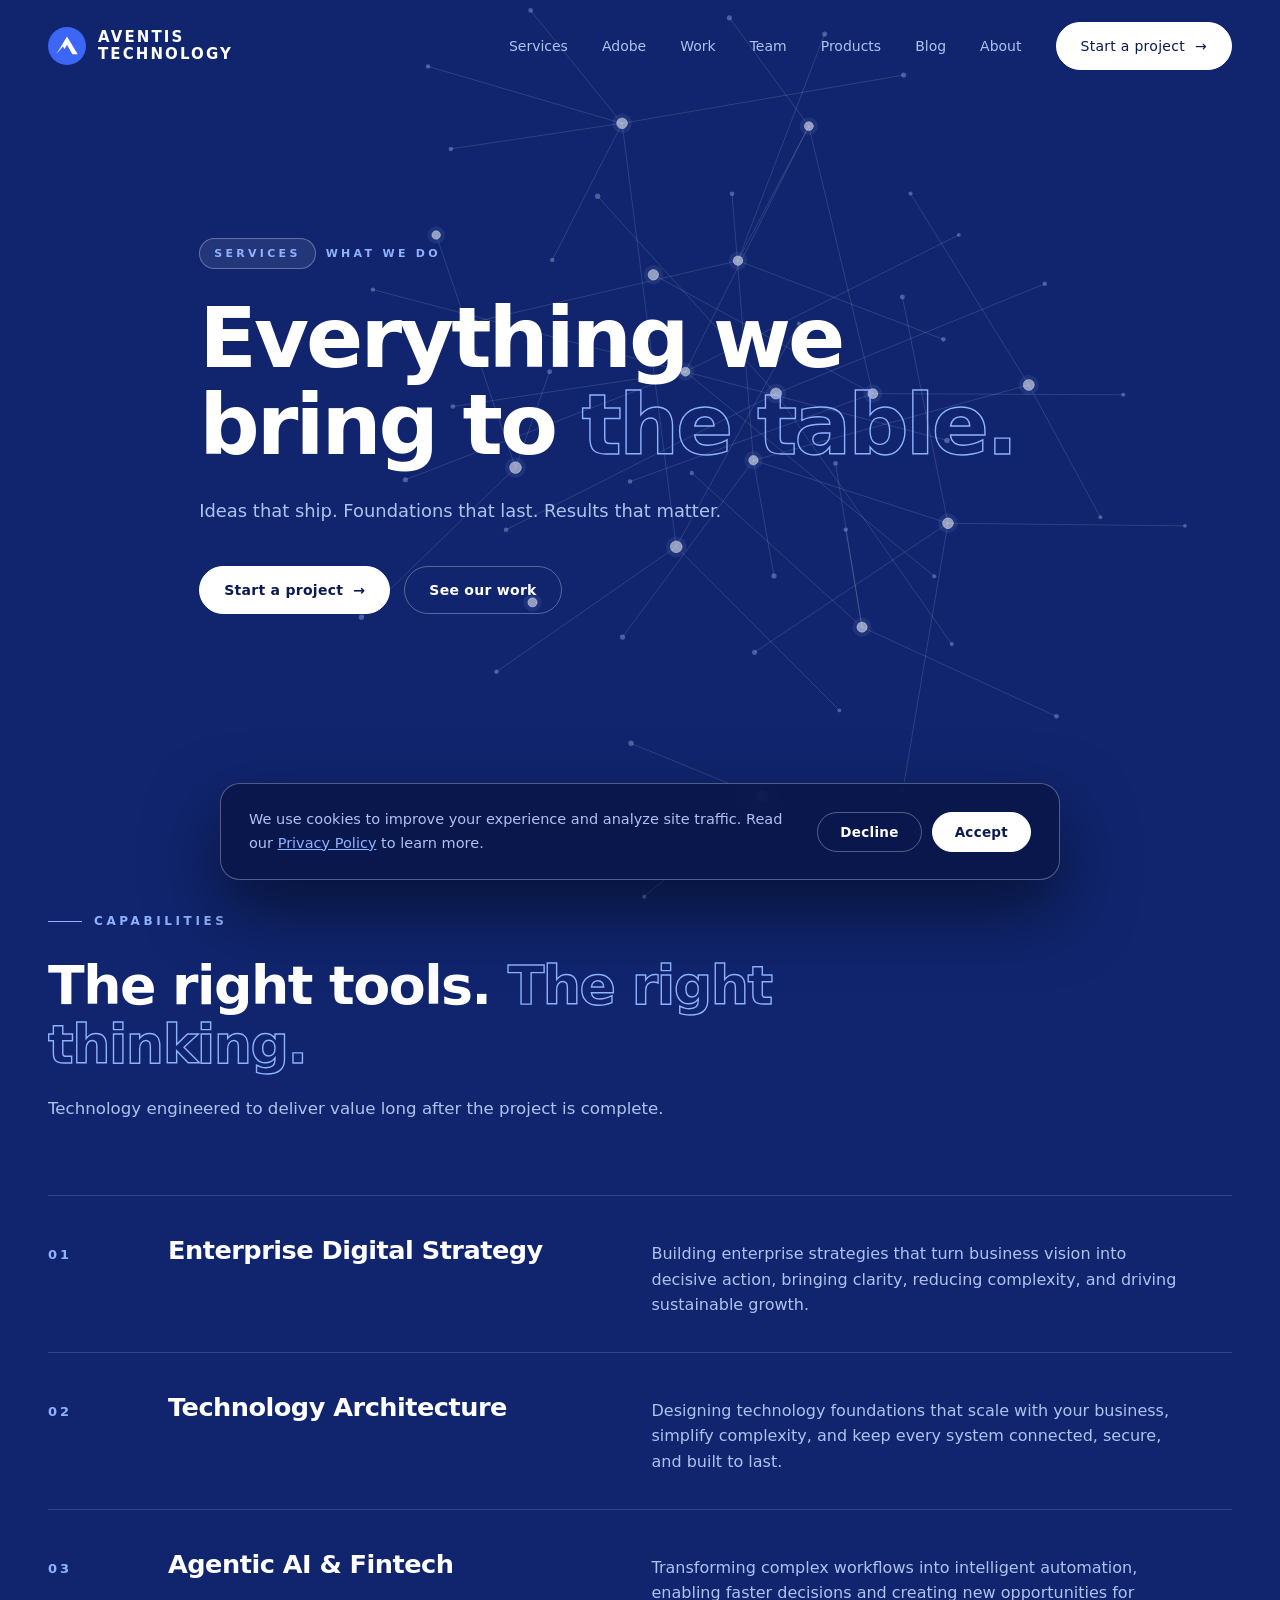
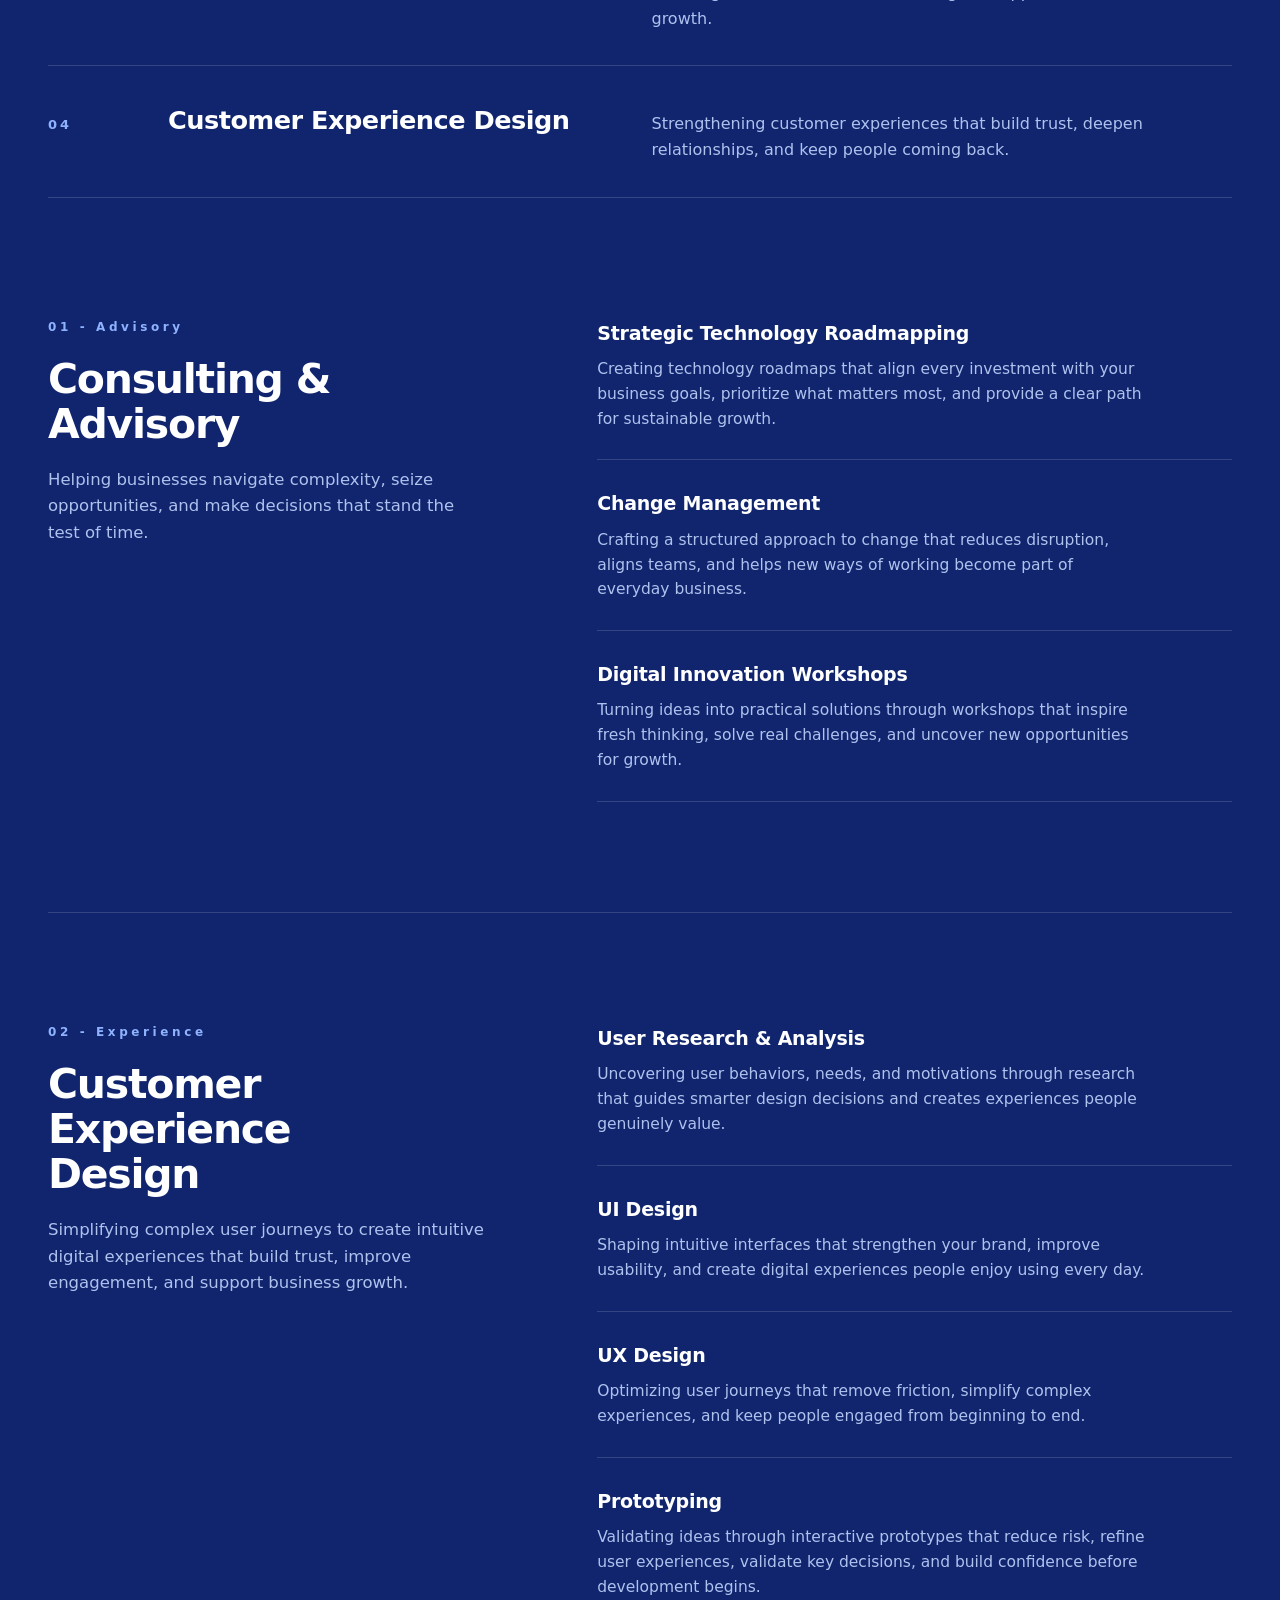
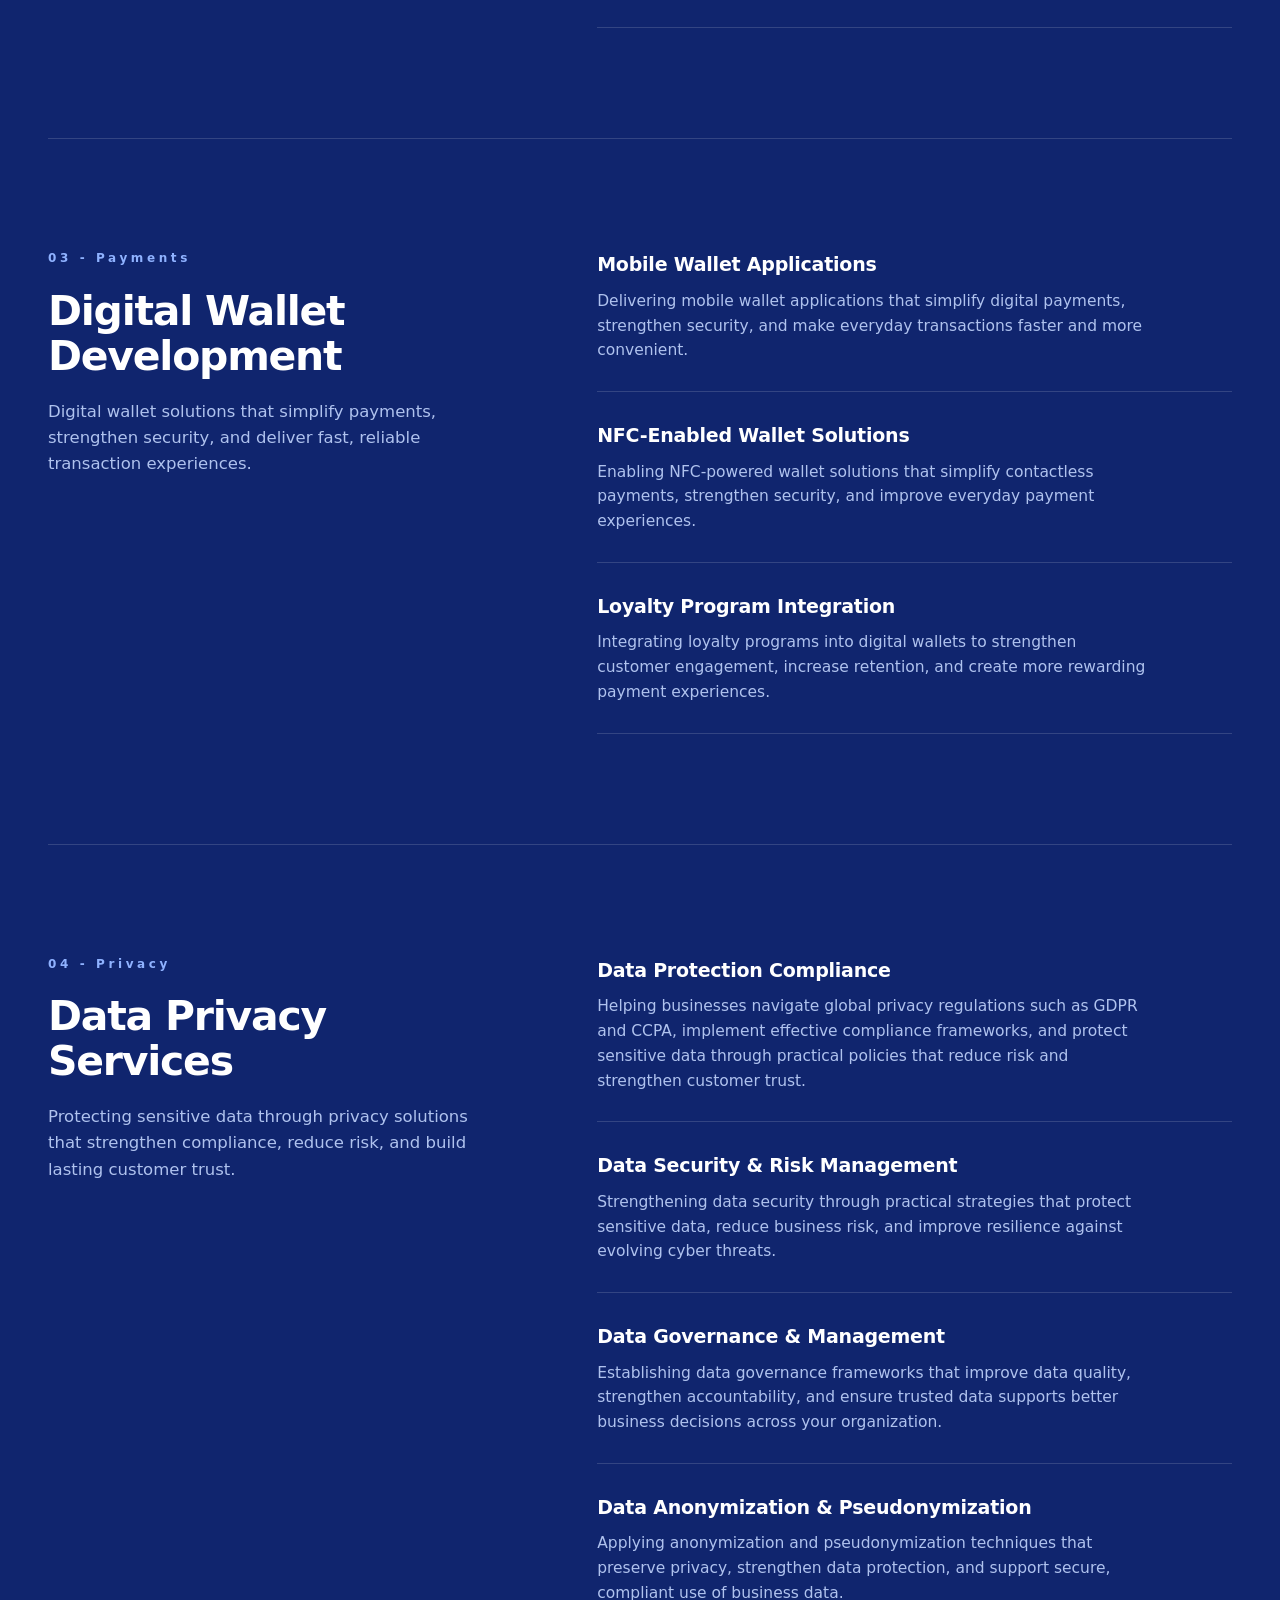
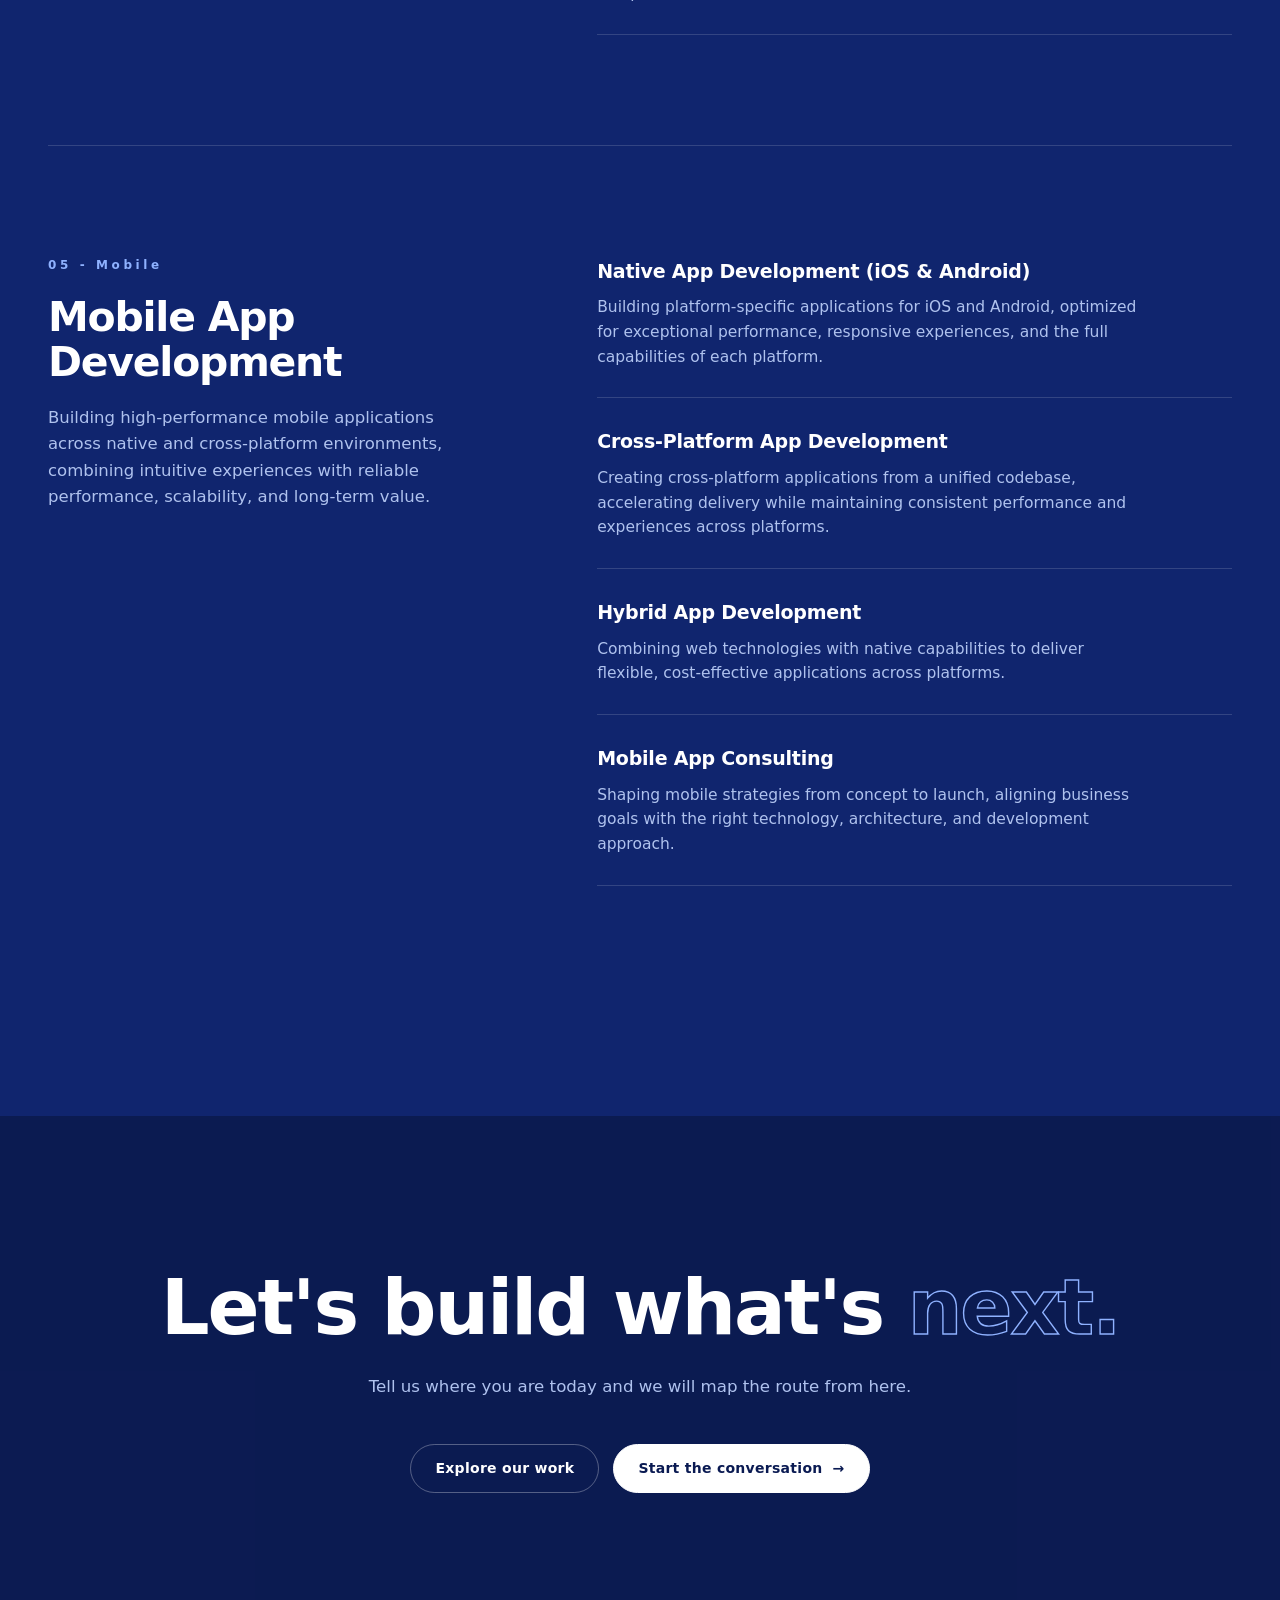
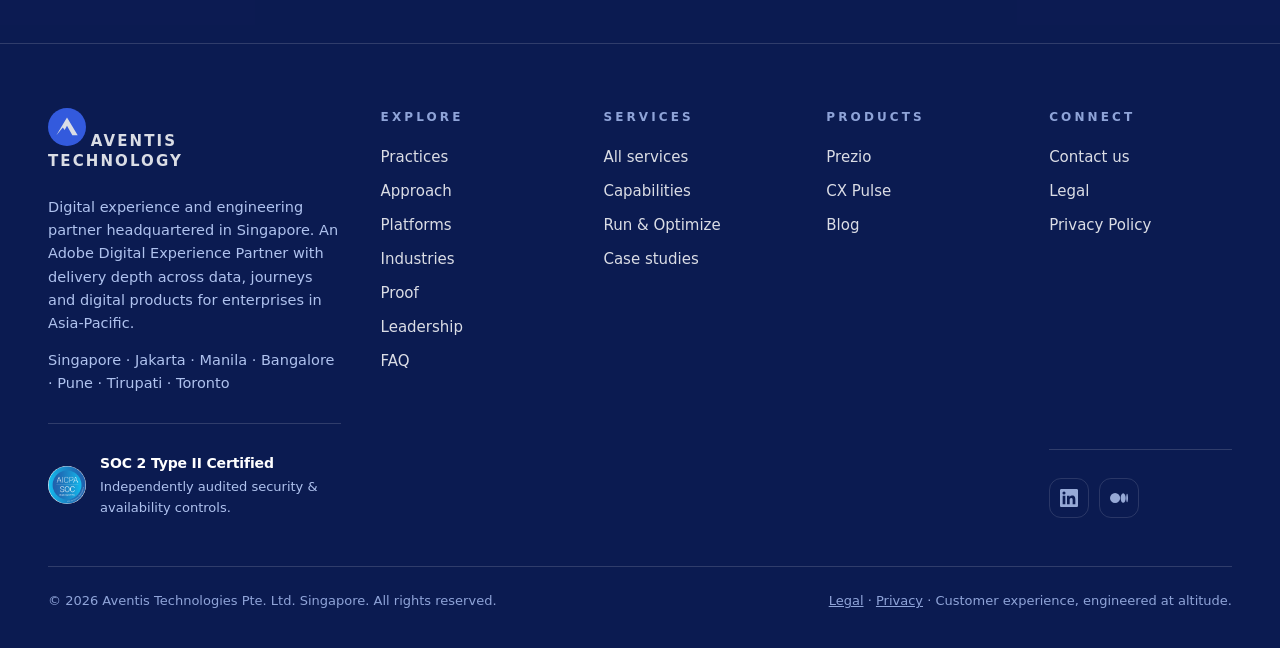
<file: services.html>
<!DOCTYPE html>
<html lang="en">
<head>
<meta charset="UTF-8">
<meta name="viewport" content="width=device-width, initial-scale=1.0">
<title>Services | Digital Strategy, AI, CX &amp; Mobile | Aventis Technology</title>
<meta name="description" content="Enterprise digital strategy, technology architecture, agentic AI and fintech, customer experience design, digital wallets, data privacy and mobile app development from Aventis Technology.">
<link rel="canonical" href="https://www.aventistechnology.com/services">
<meta name="robots" content="index,follow,max-snippet:-1">
<link rel="preconnect" href="https://api.fontshare.com">
<link href="https://api.fontshare.com/v2/css?f[]=switzer@300,400,500,600,700&display=swap" rel="stylesheet">
<link rel="stylesheet" href="assets/site.css">
<link rel="icon" type="image/svg+xml" href='data:image/svg+xml,<svg xmlns="http://www.w3.org/2000/svg" viewBox="0 0 64 64"><circle cx="32" cy="32" r="32" fill="%233B66F6"/><path d="M14 46 L32 16 L50 46 L41 46 L32 30 L28 37 L25 33 Z" fill="white"/></svg>'>
<style>
/* ---------- Statement ---------- */
.stmt{padding-bottom:0}
.stmt h2{max-width:26ch}
.stmt h2 em{font-style:normal;color:transparent;-webkit-text-stroke:1.4px var(--blue)}

/* ---------- Pillars: editorial rows, no cards ---------- */
.pillars{margin-top:72px;border-top:1px solid var(--line)}
.pil{display:grid;grid-template-columns:88px 1.05fr 1.35fr;gap:32px;align-items:baseline;
     padding:34px 0;border-bottom:1px solid var(--line);transition:padding-left .5s var(--ease)}
.pil:hover{padding-left:10px}
.pil .idx{font-family:var(--display);font-weight:600;font-size:13px;letter-spacing:.22em;color:var(--blue)}
.pil h3{font-family:var(--display);font-weight:600;font-size:clamp(20px,2vw,26px);letter-spacing:-.02em;color:var(--ink)}
.pil p{color:var(--muted);font-size:16px;max-width:52ch}
@media(max-width:900px){
  .pillars{margin-top:48px}
  .pil{grid-template-columns:1fr;gap:10px;padding:26px 0}
  .pil:hover{padding-left:0}
}

/* ---------- Service blocks: sticky left, list right ---------- */
.svc{display:grid;grid-template-columns:0.85fr 1.15fr;gap:80px;align-items:start;
     padding:110px 0;border-top:1px solid var(--line)}
.svc:first-of-type{border-top:0;padding-top:0}
.svc-side{position:sticky;top:120px}
.svc-side .no{font-family:var(--display);font-weight:600;font-size:12px;letter-spacing:.3em;
              color:var(--blue);display:block;margin-bottom:20px}
.svc-side h2{font-family:var(--display);font-weight:600;font-size:clamp(28px,3.2vw,42px);
             line-height:1.1;letter-spacing:-.03em;max-width:14ch;color:var(--ink)}
.svc-side p{color:var(--muted);font-size:16.5px;margin-top:20px;max-width:42ch}

.svc-list{display:flex;flex-direction:column}
.itm{padding:28px 0;border-bottom:1px solid var(--line)}
.itm:first-child{padding-top:0}
.itm h3{font-family:var(--display);font-weight:600;font-size:19px;letter-spacing:-.012em;
        color:var(--ink);margin-bottom:9px}
.itm p{color:var(--muted);font-size:15.5px;max-width:56ch}
@media(max-width:1080px){.svc{grid-template-columns:1fr;gap:44px;padding:76px 0}
  .svc-side{position:static}.svc-side h2{max-width:22ch}}
@media(max-width:900px){.svc{padding:56px 0}.itm{padding:22px 0}}
</style>
<!-- Google tag (gtag.js) -->
<script async src="https://www.googletagmanager.com/gtag/js?id=G-EF3RHDYZ2T"></script>
<script>
  window.dataLayer = window.dataLayer || [];
  function gtag(){dataLayer.push(arguments);}
  gtag('js', new Date());
  gtag('config', 'G-EF3RHDYZ2T');
</script>
</head>
<body>
<canvas id="bg-field" aria-hidden="true"></canvas>
<nav id="nav">
  <a class="brand" href="/" aria-label="Aventis Technology home"><svg viewBox="0 0 64 64" xmlns="http://www.w3.org/2000/svg" aria-hidden="true"><circle cx="32" cy="32" r="32" fill="#3B66F6"/><path d="M14 46 L32 16 L50 46 L41 46 L32 30 L28 37 L25 33 Z" fill="#fff"/></svg><span class="wm">Aventis <b>Technology</b></span></a>
  <button id="menu-toggle" aria-label="Open menu" aria-expanded="false">&#9776;</button>
  <div class="nav-links" id="nav-links">
    <a href="/services">Services</a>
    <a href="/adobe">Adobe</a>
    <a href="/case-studies">Work</a>
    <a href="/team">Team</a>
    <a href="/#products">Products</a>
    <a href="/blog">Blog</a>
    <a href="/team">About</a>
    <a class="btn" href="/contact">Start a project <span class="arr">&rarr;</span></a>
  </div>
</nav>

<header class="phero">
  <div class="wrap">
    <span class="kick"><i>Services</i> What we do</span>
    <h1>Everything we bring to <em>the table.</em></h1>
    <p class="sub">Ideas that ship. Foundations that last. Results that matter.</p>
    <div class="cta">
      <a class="btn" href="/contact">Start a project <span class="arr">&rarr;</span></a>
      <a class="btn ghost" href="/case-studies">See our work</a>
    </div>
  </div>
</header>

<section class="stmt">
  <div class="wrap">
    <div class="rv">
      <div class="sec-tag">Capabilities</div>
      <h2>The right tools. <em>The right thinking.</em></h2>
      <p class="lede">Technology engineered to deliver value long after the project is complete.</p>
    </div>
    <div class="pillars rv">
      <div class="pil">
        <span class="idx">01</span>
        <h3>Enterprise Digital Strategy</h3>
        <p>Building enterprise strategies that turn business vision into decisive action, bringing clarity, reducing complexity, and driving sustainable growth.</p>
      </div>
      <div class="pil">
        <span class="idx">02</span>
        <h3>Technology Architecture</h3>
        <p>Designing technology foundations that scale with your business, simplify complexity, and keep every system connected, secure, and built to last.</p>
      </div>
      <div class="pil">
        <span class="idx">03</span>
        <h3>Agentic AI &amp; Fintech</h3>
        <p>Transforming complex workflows into intelligent automation, enabling faster decisions and creating new opportunities for growth.</p>
      </div>
      <div class="pil">
        <span class="idx">04</span>
        <h3>Customer Experience Design</h3>
        <p>Strengthening customer experiences that build trust, deepen relationships, and keep people coming back.</p>
      </div>
    </div>
  </div>
</section>

<section id="detail">
  <div class="wrap">

    <div class="svc rv">
      <div class="svc-side">
        <span class="no">01 - Advisory</span>
        <h2>Consulting &amp; Advisory</h2>
        <p>Helping businesses navigate complexity, seize opportunities, and make decisions that stand the test of time.</p>
      </div>
      <div class="svc-list">
        <div class="itm"><h3>Strategic Technology Roadmapping</h3><p>Creating technology roadmaps that align every investment with your business goals, prioritize what matters most, and provide a clear path for sustainable growth.</p></div>
        <div class="itm"><h3>Change Management</h3><p>Crafting a structured approach to change that reduces disruption, aligns teams, and helps new ways of working become part of everyday business.</p></div>
        <div class="itm"><h3>Digital Innovation Workshops</h3><p>Turning ideas into practical solutions through workshops that inspire fresh thinking, solve real challenges, and uncover new opportunities for growth.</p></div>
      </div>
    </div>

    <div class="svc rv">
      <div class="svc-side">
        <span class="no">02 - Experience</span>
        <h2>Customer Experience Design</h2>
        <p>Simplifying complex user journeys to create intuitive digital experiences that build trust, improve engagement, and support business growth.</p>
      </div>
      <div class="svc-list">
        <div class="itm"><h3>User Research &amp; Analysis</h3><p>Uncovering user behaviors, needs, and motivations through research that guides smarter design decisions and creates experiences people genuinely value.</p></div>
        <div class="itm"><h3>UI Design</h3><p>Shaping intuitive interfaces that strengthen your brand, improve usability, and create digital experiences people enjoy using every day.</p></div>
        <div class="itm"><h3>UX Design</h3><p>Optimizing user journeys that remove friction, simplify complex experiences, and keep people engaged from beginning to end.</p></div>
        <div class="itm"><h3>Prototyping</h3><p>Validating ideas through interactive prototypes that reduce risk, refine user experiences, validate key decisions, and build confidence before development begins.</p></div>
      </div>
    </div>

    <div class="svc rv">
      <div class="svc-side">
        <span class="no">03 - Payments</span>
        <h2>Digital Wallet Development</h2>
        <p>Digital wallet solutions that simplify payments, strengthen security, and deliver fast, reliable transaction experiences.</p>
      </div>
      <div class="svc-list">
        <div class="itm"><h3>Mobile Wallet Applications</h3><p>Delivering mobile wallet applications that simplify digital payments, strengthen security, and make everyday transactions faster and more convenient.</p></div>
        <div class="itm"><h3>NFC-Enabled Wallet Solutions</h3><p>Enabling NFC-powered wallet solutions that simplify contactless payments, strengthen security, and improve everyday payment experiences.</p></div>
        <div class="itm"><h3>Loyalty Program Integration</h3><p>Integrating loyalty programs into digital wallets to strengthen customer engagement, increase retention, and create more rewarding payment experiences.</p></div>
      </div>
    </div>

    <div class="svc rv">
      <div class="svc-side">
        <span class="no">04 - Privacy</span>
        <h2>Data Privacy Services</h2>
        <p>Protecting sensitive data through privacy solutions that strengthen compliance, reduce risk, and build lasting customer trust.</p>
      </div>
      <div class="svc-list">
        <div class="itm"><h3>Data Protection Compliance</h3><p>Helping businesses navigate global privacy regulations such as GDPR and CCPA, implement effective compliance frameworks, and protect sensitive data through practical policies that reduce risk and strengthen customer trust.</p></div>
        <div class="itm"><h3>Data Security &amp; Risk Management</h3><p>Strengthening data security through practical strategies that protect sensitive data, reduce business risk, and improve resilience against evolving cyber threats.</p></div>
        <div class="itm"><h3>Data Governance &amp; Management</h3><p>Establishing data governance frameworks that improve data quality, strengthen accountability, and ensure trusted data supports better business decisions across your organization.</p></div>
        <div class="itm"><h3>Data Anonymization &amp; Pseudonymization</h3><p>Applying anonymization and pseudonymization techniques that preserve privacy, strengthen data protection, and support secure, compliant use of business data.</p></div>
      </div>
    </div>

    <div class="svc rv">
      <div class="svc-side">
        <span class="no">05 - Mobile</span>
        <h2>Mobile App Development</h2>
        <p>Building high-performance mobile applications across native and cross-platform environments, combining intuitive experiences with reliable performance, scalability, and long-term value.</p>
      </div>
      <div class="svc-list">
        <div class="itm"><h3>Native App Development (iOS &amp; Android)</h3><p>Building platform-specific applications for iOS and Android, optimized for exceptional performance, responsive experiences, and the full capabilities of each platform.</p></div>
        <div class="itm"><h3>Cross-Platform App Development</h3><p>Creating cross-platform applications from a unified codebase, accelerating delivery while maintaining consistent performance and experiences across platforms.</p></div>
        <div class="itm"><h3>Hybrid App Development</h3><p>Combining web technologies with native capabilities to deliver flexible, cost-effective applications across platforms.</p></div>
        <div class="itm"><h3>Mobile App Consulting</h3><p>Shaping mobile strategies from concept to launch, aligning business goals with the right technology, architecture, and development approach.</p></div>
      </div>
    </div>

  </div>
</section>

<section class="pcta">
  <div class="wrap">
    <h2>Let's build what's <em>next.</em></h2>
    <p class="lede">Tell us where you are today and we will map the route from here.</p>
    <div class="cta-btns">
      <a class="btn ghost" href="/case-studies">Explore our work</a>
      <a class="btn" href="/contact">Start the conversation <span class="arr">&rarr;</span></a>
    </div>
  </div>
</section>

<footer>
  <div class="foot">
    <div class="about">
      <a class="brand" href="/" aria-label="Aventis Technology">
        <svg viewBox="0 0 64 64" width="34" height="34" xmlns="http://www.w3.org/2000/svg" aria-hidden="true"><circle cx="32" cy="32" r="32" fill="#3B66F6"/><path d="M14 46 L32 16 L50 46 L41 46 L32 30 L28 37 L25 33 Z" fill="#fff"/></svg>
        <span class="wm">Aventis <b>Technology</b></span>
      </a>
      <p>Digital experience and engineering partner headquartered in Singapore. An Adobe Digital Experience Partner with delivery depth across data, journeys and digital products for enterprises in Asia-Pacific.</p>
      <p style="margin-top:14px">Singapore &middot; Jakarta &middot; Manila &middot; Bangalore &middot; Pune &middot; Tirupati &middot; Toronto</p>
      <div class="trust">
        <img src="images/soc2-badge.png" alt="AICPA SOC 2 Type II certified" width="38" height="38" loading="lazy">
        <div>
          <b>SOC 2 Type II Certified</b>
          <span>Independently audited security &amp; availability controls.</span>
        </div>
      </div>
    </div>
    <div>
      <h4>Explore</h4>
      <a href="/#practices">Practices</a>
      <a href="/#approach">Approach</a>
      <a href="/#platforms">Platforms</a>
      <a href="/#industries">Industries</a>
      <a href="/#proof">Proof</a>
      <a href="/team">Leadership</a>
      <a href="/#faq">FAQ</a>
    </div>
    <div>
      <h4>Services</h4>
      <a href="/services">All services</a>
      <a href="/#services">Capabilities</a>
      <a href="/#operate">Run &amp; Optimize</a>
      <a href="/case-studies">Case studies</a>
    </div>
    <div>
      <h4>Products</h4>
      <a href="/prezio">Prezio</a>
      <a href="/cx-pulse">CX Pulse</a>
      <a href="/blog">Blog</a>
    </div>
    <div>
      <h4>Connect</h4>
      <a href="/contact">Contact us</a>
      <a href="/legal">Legal</a>
      <a href="/privacy">Privacy Policy</a>
      <div class="socials">
        <a href="https://www.linkedin.com/company/aventis-aitechnology/" target="_blank" rel="noopener" aria-label="Aventis Technology on LinkedIn" title="LinkedIn">
          <svg viewBox="0 0 24 24" aria-hidden="true"><path d="M20.45 20.45h-3.56v-5.57c0-1.33-.03-3.04-1.85-3.04-1.85 0-2.14 1.45-2.14 2.94v5.67H9.35V9h3.41v1.56h.05a3.74 3.74 0 0 1 3.37-1.85c3.6 0 4.27 2.37 4.27 5.46v6.28zM5.34 7.43a2.07 2.07 0 1 1 0-4.14 2.07 2.07 0 0 1 0 4.14zM7.12 20.45H3.55V9h3.57v11.45zM22.22 0H1.77C.79 0 0 .77 0 1.72v20.56C0 23.23.79 24 1.77 24h20.45c.98 0 1.78-.77 1.78-1.72V1.72C24 .77 23.2 0 22.22 0z"/></svg>
        </a>
        <a href="https://medium.com/@vamsi.reddy_43948" target="_blank" rel="noopener" aria-label="Aventis Technology on Medium" title="Medium">
          <svg viewBox="0 0 24 24" aria-hidden="true"><path d="M13.54 12a6.8 6.8 0 0 1-6.77 6.82A6.8 6.8 0 0 1 0 12a6.8 6.8 0 0 1 6.77-6.82A6.8 6.8 0 0 1 13.54 12zM20.96 12c0 3.54-1.51 6.42-3.38 6.42-1.87 0-3.39-2.88-3.39-6.42s1.52-6.42 3.39-6.42 3.38 2.88 3.38 6.42zM24 12c0 3.17-.53 5.75-1.19 5.75-.66 0-1.19-2.58-1.19-5.75s.53-5.75 1.19-5.75C23.47 6.25 24 8.83 24 12z"/></svg>
        </a>
      </div>
    </div>
  </div>
  <div class="legal">
    <span>&copy; 2026 Aventis Technologies Pte. Ltd. Singapore. All rights reserved.</span>
    <span><a href="/legal" style="color:inherit">Legal</a> &middot; <a href="/privacy" style="color:inherit">Privacy</a> &middot; Customer experience, engineered at altitude.</span>
  </div>
</footer>

<script>
(function(){"use strict";
var reduced=window.matchMedia('(prefers-reduced-motion: reduce)').matches;
var nav=document.getElementById('nav'),links=document.getElementById('nav-links'),tg=document.getElementById('menu-toggle');
tg.addEventListener('click',function(){var o=links.classList.toggle('open');tg.textContent=o?'\u2715':'\u2630';tg.setAttribute('aria-expanded',o);});
links.querySelectorAll('a').forEach(function(a){a.addEventListener('click',function(){links.classList.remove('open');tg.textContent='\u2630';});});
window.addEventListener('scroll',function(){nav.classList.toggle('scrolled',window.scrollY>40);},{passive:true});
var io=new IntersectionObserver(function(es){es.forEach(function(e){if(e.isIntersecting){e.target.classList.add('in');io.unobserve(e.target);}});},{threshold:.15});
document.querySelectorAll('.rv').forEach(function(e){io.observe(e);});
document.body.classList.add('ready');
/* ================= Living background =================
   Two engines. Switch with <body data-bg="cells"> for the Voronoi
   field; the default is the identity graph.                       */
var BG = (document.body.getAttribute('data-bg')||'graph');
var isSmall = window.innerWidth < 760;
var heroP = 0, ptrX = -9999, ptrY = -9999;
var cv = document.getElementById('bg-field');
window.addEventListener('pointermove',function(e){
  var r=cv?cv.getBoundingClientRect():null; if(!r) return;
  ptrX=e.clientX-r.left; ptrY=e.clientY-r.top;
},{passive:true});
document.addEventListener('pointerleave',function(){ ptrX=-9999; ptrY=-9999; });
/* ================= Living field: Voronoi resolution =================
   Cells drift like segments. Every few seconds a region resolves into
   individuals, then settles back. Segments to N=1, as a background.   */
function initCells(){
var ctx = cv.getContext('2d');
var W=0,H=0,PAD=0,sites=[],nextBurst=0;
var seed = 20260815;
function rnd(){ seed=(seed*1103515245+12345)&0x7fffffff; return (seed%100000)/100000; }
function circum(a,b,c){
  var d=2*(a.x*(b.y-c.y)+b.x*(c.y-a.y)+c.x*(a.y-b.y));
  if(d<1e-7&&d>-1e-7) return null;
  var s1=a.x*a.x+a.y*a.y,s2=b.x*b.x+b.y*b.y,s3=c.x*c.x+c.y*c.y;
  var ux=(s1*(b.y-c.y)+s2*(c.y-a.y)+s3*(a.y-b.y))/d;
  var uy=(s1*(c.x-b.x)+s2*(a.x-c.x)+s3*(b.x-a.x))/d;
  return {x:ux,y:uy,r2:(ux-a.x)*(ux-a.x)+(uy-a.y)*(uy-a.y)};
}
function build(){
  var n=sites.length, big=Math.max(W,H)*12;
  var p=sites.concat([{x:W/2-big,y:H/2-big},{x:W/2+big,y:H/2-big},{x:W/2,y:H/2+big}]);
  var tris=[{a:n,b:n+1,c:n+2,cc:circum(p[n],p[n+1],p[n+2])}];
  for(var i=0;i<n;i++){
    var edges=[];
    for(var t=tris.length-1;t>=0;t--){
      var T=tris[t],cc=T.cc;
      if(!cc){ tris.splice(t,1); continue; }
      var dx=p[i].x-cc.x, dy=p[i].y-cc.y;
      if(dx*dx+dy*dy<cc.r2){ edges.push([T.a,T.b],[T.b,T.c],[T.c,T.a]); tris.splice(t,1); }
    }
    for(var e=0;e<edges.length;e++){
      var dup=false;
      for(var f=0;f<edges.length;f++){
        if(e!==f&&((edges[e][0]===edges[f][0]&&edges[e][1]===edges[f][1])||(edges[e][0]===edges[f][1]&&edges[e][1]===edges[f][0]))){dup=true;break;}
      }
      if(!dup){ var T2={a:edges[e][0],b:edges[e][1],c:i}; T2.cc=circum(p[T2.a],p[T2.b],p[T2.c]); if(T2.cc) tris.push(T2); }
    }
  }
  /* dual: a Voronoi edge joins the circumcentres of two adjacent triangles */
  var map={},out=[];
  for(var t2=0;t2<tris.length;t2++){
    var T3=tris[t2], es=[[T3.a,T3.b],[T3.b,T3.c],[T3.c,T3.a]];
    for(var q=0;q<3;q++){
      var i0=es[q][0], i1=es[q][1];
      if(i0>=n||i1>=n) continue;
      var k=(i0<i1?i0:i1)+'_'+(i0<i1?i1:i0);
      (map[k]=map[k]||[]).push(T3.cc);
      map[k].i0=i0; map[k].i1=i1;
    }
  }
  for(var k2 in map){ var m=map[k2]; if(m.length===2) out.push([m[0],m[1],m.i0,m.i1]); }
  return out;
}
function seedSites(){
  sites=[]; PAD=Math.max(W,H)*0.20;
  var n=isSmall?26:48;
  for(var i=0;i<n;i++) sites.push({
    x:-PAD+rnd()*(W+2*PAD), y:-PAD+rnd()*(H+2*PAD),
    vx:(rnd()-.5)*0.13, vy:(rnd()-.5)*0.13, a:1, burst:0 });
}
function resize(){
  var d=Math.min(window.devicePixelRatio||1,2);
  W=cv.offsetWidth; H=cv.offsetHeight;
  cv.width=Math.round(W*d); cv.height=Math.round(H*d);
  ctx.setTransform(d,0,0,d,0,0);
  seedSites();
}
function burst(now){
  /* one region resolves from a segment into individuals */
  var bx=W*(0.18+rnd()*0.64), by=H*(0.18+rnd()*0.64);
  var n=isSmall?8:13;
  for(var i=0;i<n;i++){
    var ang=rnd()*6.2832, r=34+rnd()*(isSmall?110:180);
    sites.push({x:bx+Math.cos(ang)*r, y:by+Math.sin(ang)*r,
      vx:(rnd()-.5)*0.07, vy:(rnd()-.5)*0.07, a:0, burst:1, born:now, life:5200});
  }
  nextBurst = now + 4200 + rnd()*3200;
}
function step(now){
  for(var i=sites.length-1;i>=0;i--){
    var s=sites[i];
    s.x+=s.vx; s.y+=s.vy;
    if(s.x<-PAD)s.x=W+PAD; if(s.x>W+PAD)s.x=-PAD;
    if(s.y<-PAD)s.y=H+PAD; if(s.y>H+PAD)s.y=-PAD;
    if(ptrX>-9000){                                  /* cells swell around the pointer */
      var dx=s.x-ptrX, dy=s.y-ptrY, d2=dx*dx+dy*dy;
      if(d2<44000&&d2>1){ var f=(1-d2/44000)*0.85, d=Math.sqrt(d2); s.x+=dx/d*f; s.y+=dy/d*f; }
    }
    if(s.burst){
      var age=now-s.born;
      s.a = age<900 ? age/900 : (age>s.life-900 ? Math.max(0,(s.life-age)/900) : 1);
      if(age>s.life) sites.splice(i,1);
    }
  }
  if(now>nextBurst) burst(now);
}
function draw(){
  var edges=build();
  ctx.clearRect(0,0,W,H);
  /* quiet base mesh first, resolved cells over the top */
  ctx.lineCap='round';
  for(var pass=0;pass<2;pass++){
    ctx.beginPath();
    var any=false;
    for(var i=0;i<edges.length;i++){
      var e=edges[i], s0=sites[e[2]], s1=sites[e[3]];
      if(!s0||!s1) continue;
      var hot=(s0.burst||s1.burst)?1:0;
      if(hot!==pass) continue;
      ctx.moveTo(e[0].x,e[0].y); ctx.lineTo(e[1].x,e[1].y); any=true;
    }
    if(!any) continue;
    if(pass===0){ ctx.strokeStyle='rgba(255,255,255,.16)'; ctx.lineWidth=1; }
    else{ ctx.strokeStyle='rgba(185,206,255,.42)'; ctx.lineWidth=1.5; }
    ctx.stroke();
  }
  for(var j=0;j<sites.length;j++){
    var s=sites[j];
    if(s.x<-20||s.x>W+20||s.y<-20||s.y>H+20) continue;
    ctx.beginPath();
    ctx.arc(s.x,s.y,s.burst?2.6:1.8,0,6.2832);
    ctx.fillStyle = s.burst ? 'rgba(255,255,255,'+(0.75*s.a)+')' : 'rgba(255,255,255,.28)';
    ctx.fill();
    if(s.burst&&s.a>0.2){
      ctx.beginPath(); ctx.arc(s.x,s.y,9+(1-s.a)*10,0,6.2832);
      ctx.strokeStyle='rgba(185,206,255,'+(0.22*s.a)+')'; ctx.lineWidth=1; ctx.stroke();
    }
  }
}
resize(); draw();
window.addEventListener('resize',function(){ isSmall=window.innerWidth<760; resize(); draw(); });
window.addEventListener('pointermove',function(e){
  var r=cv.getBoundingClientRect(); ptrX=e.clientX-r.left; ptrY=e.clientY-r.top;
},{passive:true});
document.addEventListener('pointerleave',function(){ ptrX=-9999; ptrY=-9999; });
var frame=0;
function loop(){
  frame++;
  if(!(isSmall&&(frame&1))){ step(performance.now()); draw(); }
  requestAnimationFrame(loop);
}
if(!reduced) requestAnimationFrame(loop);
}
function initGraph(){
var ctx=cv.getContext('2d');
var W=0,H=0,nodes=[],links=[],pulses=[],nextEvt=0,seed=20260815;
function rnd(){ seed=(seed*1103515245+12345)&0x7fffffff; return (seed%100000)/100000; }
function seedGraph(){
  nodes=[];links=[];pulses=[];
  var N=isSmall?30:58, cores=Math.round(N*0.28);
  for(var i=0;i<N;i++) nodes.push({x:rnd()*W,y:rnd()*H,vx:0,vy:0,
    core:i<cores, r:i<cores?(4.2+rnd()*1.8):(1.9+rnd()*0.9), a:1});
  for(var j=cores;j<N;j++) links.push({s:j,t:Math.floor(rnd()*cores),L:70+rnd()*62,a:1});
  for(var k=0;k<cores;k++) if(rnd()<0.55) links.push({s:k,t:Math.floor(rnd()*cores),L:170+rnd()*95,a:1});
}
function resize(){
  var d=Math.min(window.devicePixelRatio||1,2);
  W=cv.offsetWidth;H=cv.offsetHeight;
  cv.width=Math.round(W*d);cv.height=Math.round(H*d);
  ctx.setTransform(d,0,0,d,0,0);
  seedGraph();
  for(var i=0;i<160;i++) step(0);      /* pre-settle so it never appears mid-explosion */
}
/* a new identifier arrives and is stitched onto an existing profile */
function resolve(now){
  var cores=[];
  for(var i=0;i<nodes.length;i++) if(nodes[i].core) cores.push(i);
  if(!cores.length) return;
  var hub=cores[Math.floor(rnd()*cores.length)], n=isSmall?2:4;
  for(var j=0;j<n;j++){
    var ang=rnd()*6.2832, dist=90+rnd()*70;
    nodes.push({x:nodes[hub].x+Math.cos(ang)*dist,y:nodes[hub].y+Math.sin(ang)*dist,
      vx:0,vy:0,core:false,r:2.0+rnd()*0.8,a:0,born:now,life:7000,fresh:true});
    var li=links.push({s:nodes.length-1,t:hub,L:74+rnd()*46,a:0,fresh:true})-1;
    pulses.push({link:li,p:0,born:now+j*160});
  }
  nextEvt=now+3800+rnd()*3000;
}
function step(now){
  var n=nodes.length,i,j;
  for(i=0;i<n;i++){
    for(j=i+1;j<n;j++){
      var a=nodes[i],b=nodes[j],dx=b.x-a.x,dy=b.y-a.y,d2=dx*dx+dy*dy;
      if(d2<96100&&d2>0.01){
        var d=Math.sqrt(d2),f=1150/d2; if(f>0.9)f=0.9;
        var ux=dx/d*f,uy=dy/d*f;
        a.vx-=ux;a.vy-=uy;b.vx+=ux;b.vy+=uy;
      }
    }
  }
  for(var k=0;k<links.length;k++){
    var l=links[k],p=nodes[l.s],q=nodes[l.t];
    if(!p||!q) continue;
    var ex=q.x-p.x,ey=q.y-p.y,ed=Math.sqrt(ex*ex+ey*ey)||0.01;
    var ef=(ed-l.L)*0.0022,vx=ex/ed*ef,vy=ey/ed*ef;
    p.vx+=vx;p.vy+=vy;q.vx-=vx;q.vy-=vy;
  }
  for(i=0;i<n;i++){
    var s=nodes[i];
    s.vx+=(W/2-s.x)*0.00006; s.vy+=(H/2-s.y)*0.00013;
    if(ptrX>-9000){                                   /* nodes give way to the pointer */
      var px=s.x-ptrX,py=s.y-ptrY,pd2=px*px+py*py;
      if(pd2<26000&&pd2>1){ var pd=Math.sqrt(pd2),pf=(1-pd2/26000)*1.5; s.vx+=px/pd*pf; s.vy+=py/pd*pf; }
    }
    s.vx*=0.85; s.vy*=0.85; s.x+=s.vx; s.y+=s.vy;
    if(s.fresh){
      var age=now-s.born;
      s.a = age<800?age/800:(age>s.life-900?Math.max(0,(s.life-age)/900):1);
    }
  }
  for(var m=0;m<links.length;m++){ var L2=links[m]; if(L2.fresh){ var na=nodes[L2.s]; L2.a=na?na.a:0; } }
  for(i=nodes.length-1;i>=0;i--){
    if(nodes[i].fresh&&now-nodes[i].born>nodes[i].life){
      nodes.splice(i,1);
      for(var z=links.length-1;z>=0;z--){
        if(links[z].s===i||links[z].t===i){ links.splice(z,1); continue; }
        if(links[z].s>i)links[z].s--; if(links[z].t>i)links[z].t--;
      }
      pulses=[];
    }
  }
  for(i=pulses.length-1;i>=0;i--){
    var pu=pulses[i];
    if(now<pu.born) continue;
    pu.p+=0.022; if(pu.p>1) pulses.splice(i,1);
  }
  if(now>nextEvt&&now>0) resolve(now);
}
function draw(){
  ctx.clearRect(0,0,W,H);
  ctx.lineCap='round';
  for(var pass=0;pass<2;pass++){
    ctx.beginPath(); var any=false;
    for(var k=0;k<links.length;k++){
      var l=links[k],p=nodes[l.s],q=nodes[l.t];
      if(!p||!q) continue;
      var hot=l.fresh?1:0; if(hot!==pass) continue;
      ctx.moveTo(p.x,p.y); ctx.lineTo(q.x,q.y); any=true;
    }
    if(!any) continue;
    if(pass===0){ ctx.strokeStyle='rgba(255,255,255,.13)'; ctx.lineWidth=1; }
    else{ ctx.strokeStyle='rgba(185,206,255,.40)'; ctx.lineWidth=1.4; }
    ctx.stroke();
  }
  for(var i=0;i<pulses.length;i++){          /* the stitch travelling down the new edge */
    var pu=pulses[i],l2=links[pu.link];
    if(!l2) continue;
    var a2=nodes[l2.s],b2=nodes[l2.t];
    if(!a2||!b2) continue;
    var x=a2.x+(b2.x-a2.x)*pu.p, y=a2.y+(b2.y-a2.y)*pu.p;
    ctx.beginPath(); ctx.arc(x,y,2.6,0,6.2832);
    ctx.fillStyle='rgba(232,240,255,'+(1-pu.p*0.6)+')'; ctx.fill();
  }
  for(var j=0;j<nodes.length;j++){
    var s=nodes[j];
    if(s.x<-40||s.x>W+40||s.y<-40||s.y>H+40) continue;
    if(s.core){
      ctx.beginPath(); ctx.arc(s.x,s.y,s.r+4.5,0,6.2832);
      ctx.fillStyle='rgba(143,178,255,.10)'; ctx.fill();
    }
    ctx.beginPath(); ctx.arc(s.x,s.y,s.r,0,6.2832);
    ctx.fillStyle = s.core ? 'rgba(255,255,255,'+(0.52*s.a)+')' : 'rgba(185,206,255,'+(0.34*s.a)+')';
    ctx.fill();
    if(s.core){ ctx.lineWidth=1; ctx.strokeStyle='rgba(255,255,255,.30)'; ctx.stroke(); }
    if(s.fresh&&s.a>0.25){
      ctx.beginPath(); ctx.arc(s.x,s.y,s.r+5+(1-s.a)*9,0,6.2832);
      ctx.strokeStyle='rgba(185,206,255,'+(0.30*s.a)+')'; ctx.lineWidth=1; ctx.stroke();
    }
  }
}
resize(); draw();
window.addEventListener('resize',function(){ isSmall=window.innerWidth<760; resize(); draw(); });
var frame=0;
(function loop(){
  frame++;
  if(!(isSmall&&(frame&1))){ step(performance.now()); draw(); }
  requestAnimationFrame(loop);
})();
}

if(cv){ if(BG==='cells') initCells(); else initGraph(); }


})();
</script>
<div class="cookie-banner" id="cookie-banner" role="dialog" aria-live="polite" aria-label="Cookie consent">
  <p>We use cookies to improve your experience and analyze site traffic. Read our <a href="/privacy">Privacy Policy</a> to learn more.</p>
  <div class="ck-actions">
    <button type="button" class="btn ghost" id="ck-decline">Decline</button>
    <button type="button" class="btn" id="ck-accept">Accept</button>
  </div>
</div>
<script>
(function(){
  try{
    var KEY='aventis-cookie-consent';
    var saved=localStorage.getItem(KEY);
    var banner=document.getElementById('cookie-banner');
    if(!banner) return;
    if(!saved){
      setTimeout(function(){ banner.classList.add('show'); }, 900);
    }
    function setConsent(v){
      try{ localStorage.setItem(KEY, v); }catch(e){}
      banner.classList.remove('show');
    }
    var a=document.getElementById('ck-accept'), d=document.getElementById('ck-decline');
    if(a) a.addEventListener('click', function(){ setConsent('accepted'); });
    if(d) d.addEventListener('click', function(){ setConsent('declined'); });
  }catch(e){}
})();
</script>

</body>
</html>
</file>
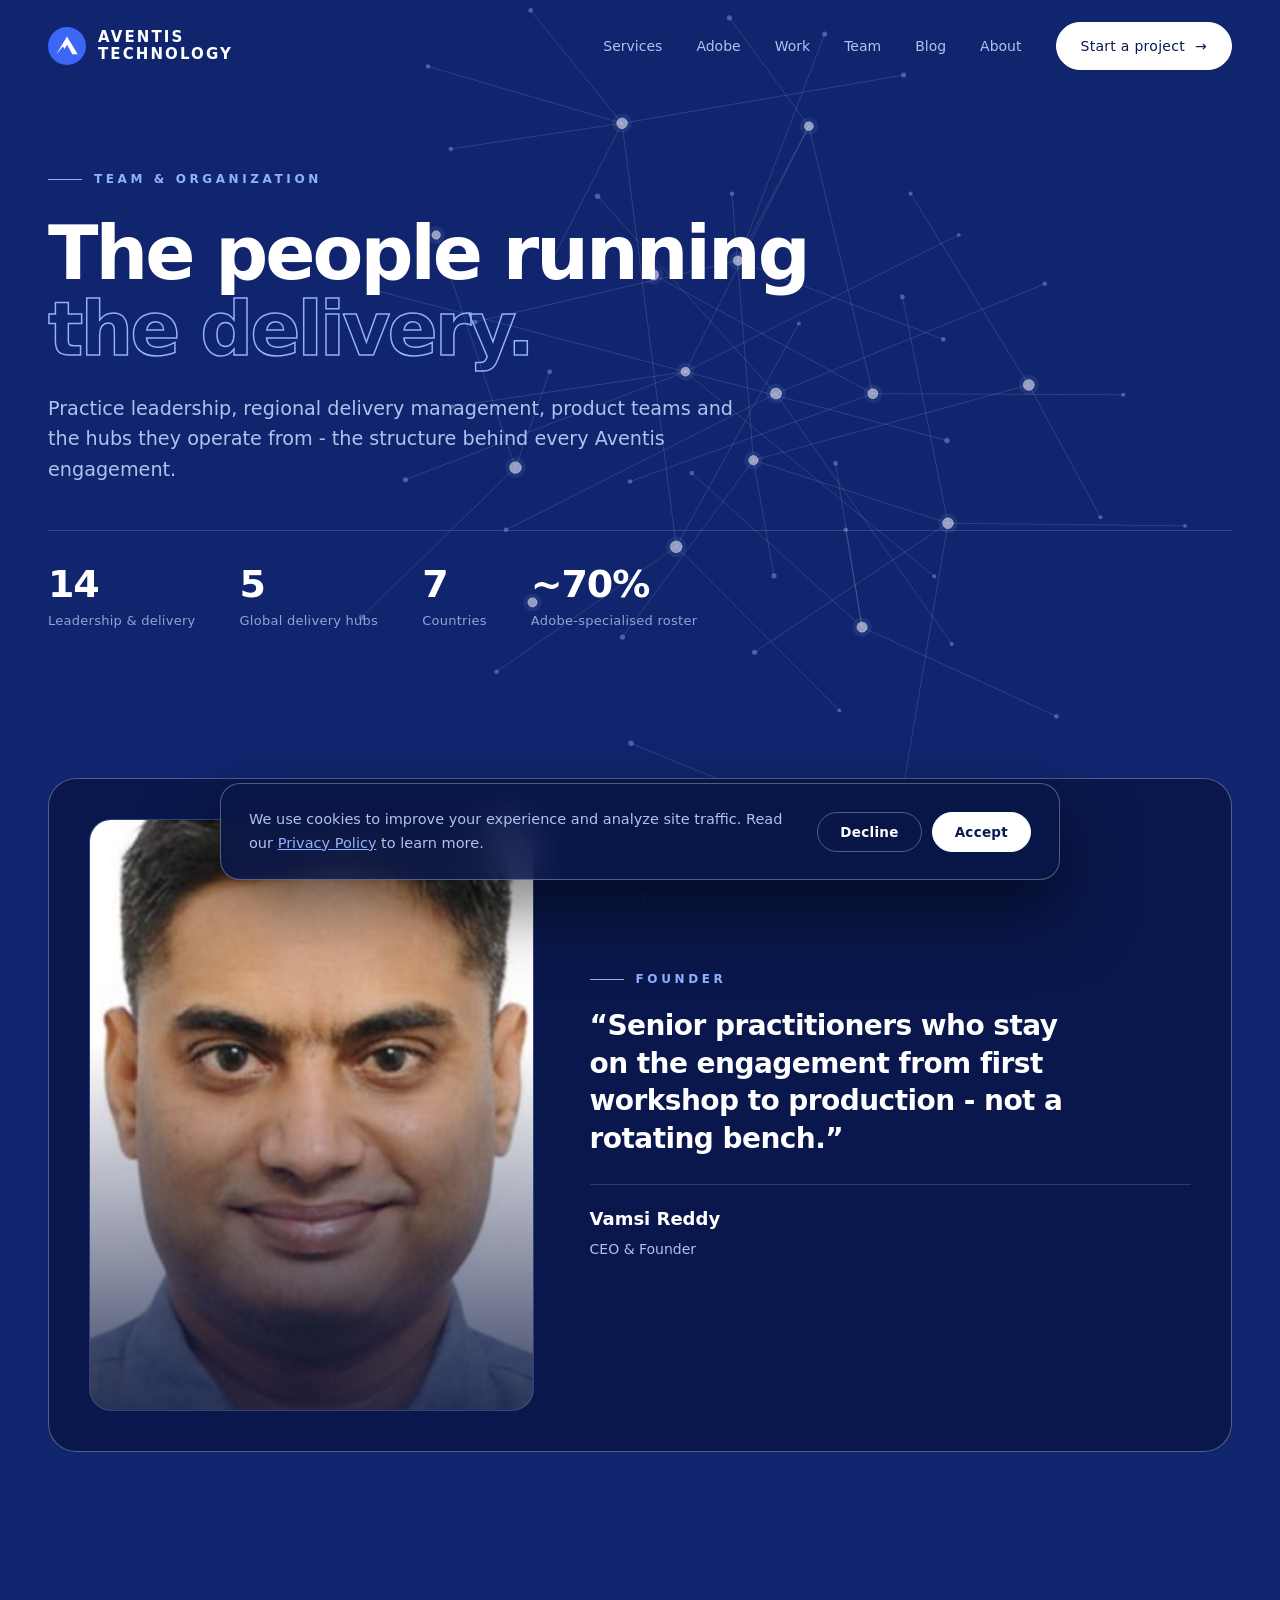
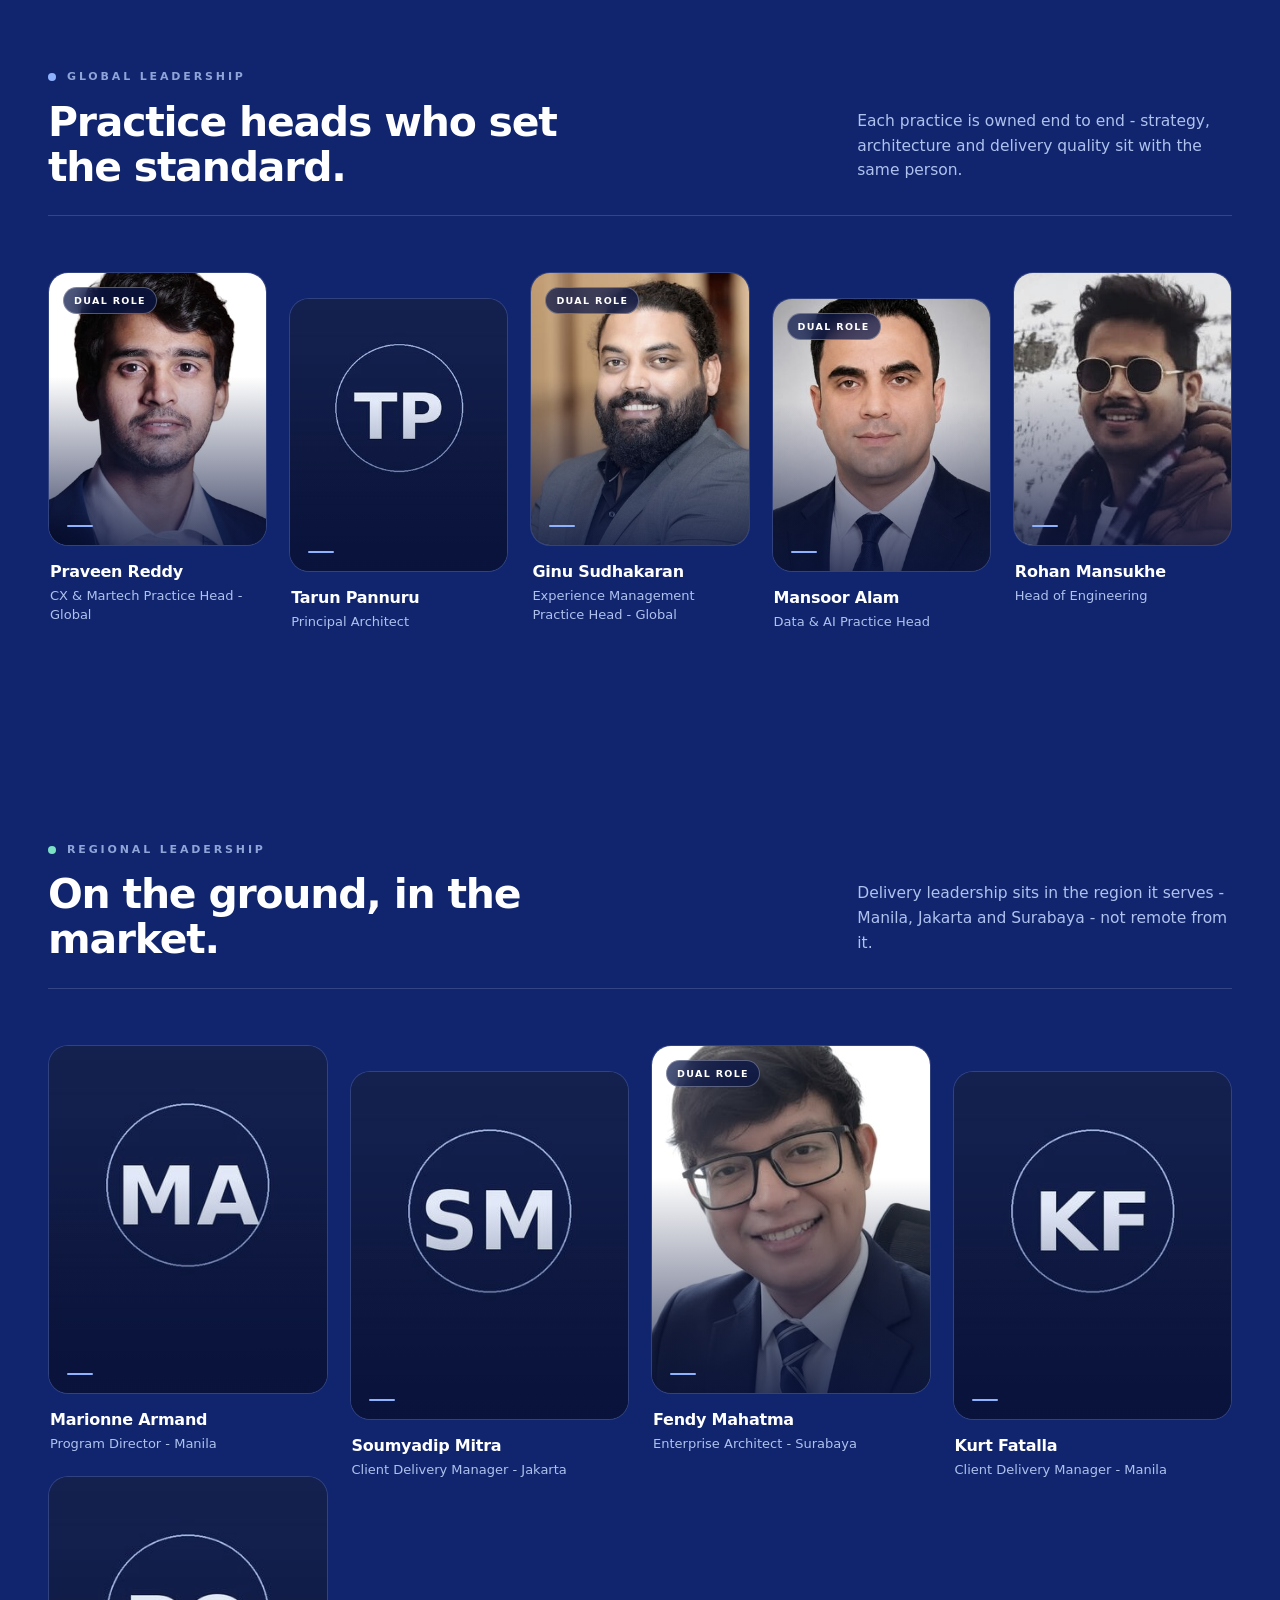
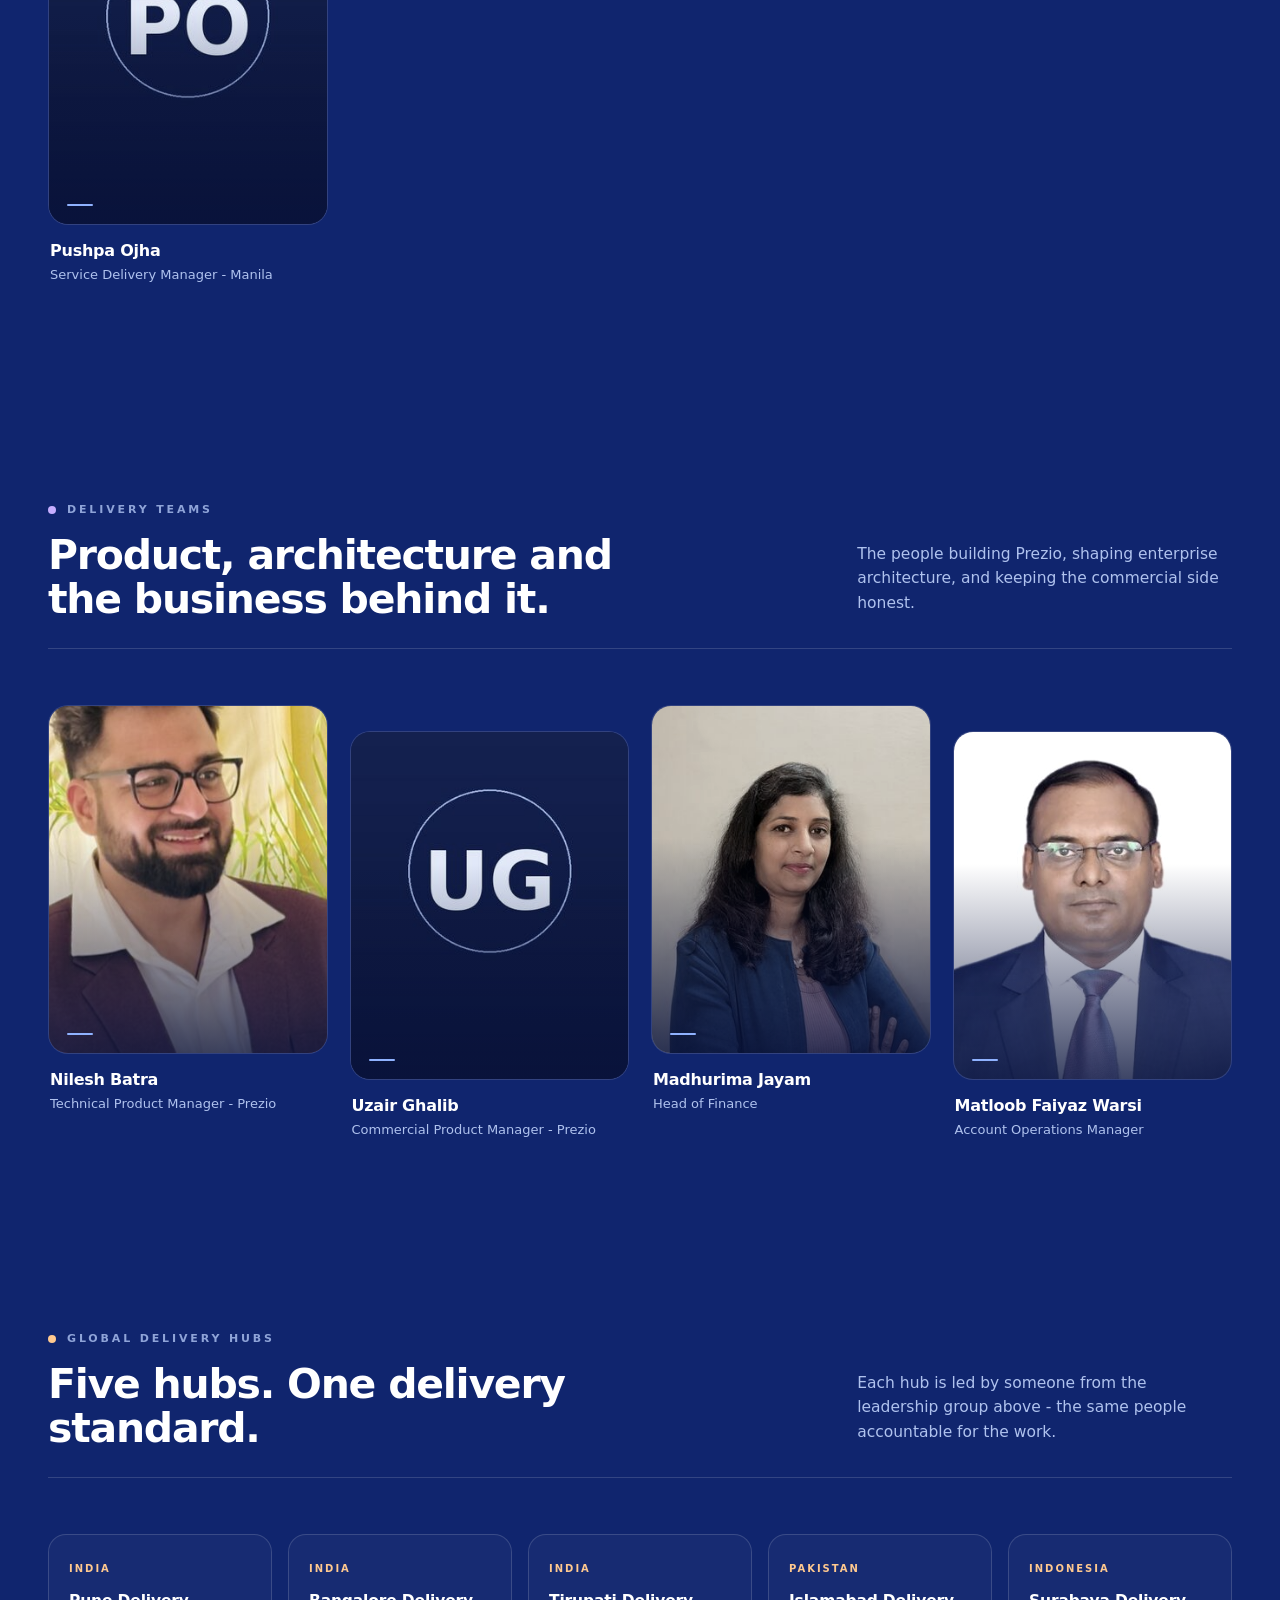
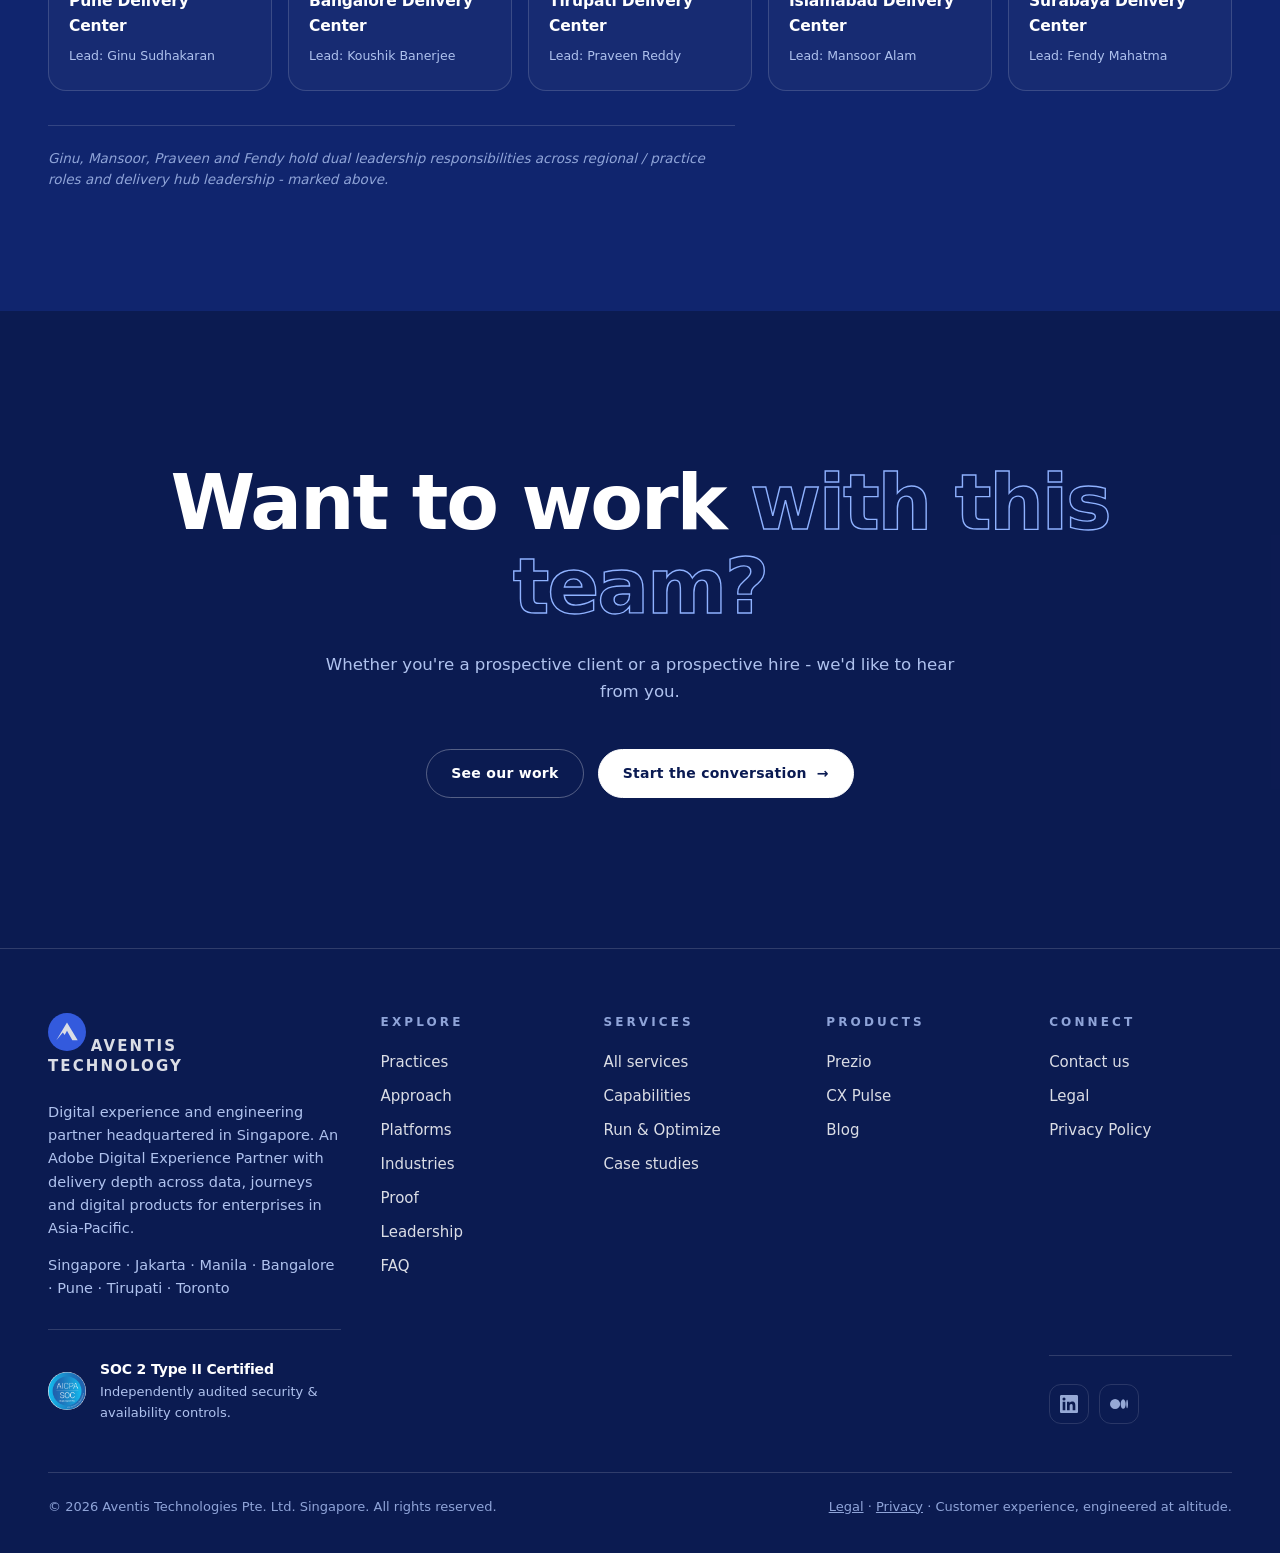
<file: team.html>
<!DOCTYPE html>
<html lang="en">
<head>
<meta charset="UTF-8">
<meta name="viewport" content="width=device-width, initial-scale=1.0">
<title>Team &amp; Global Delivery Organization | Aventis Technology</title>
<meta name="description" content="Meet the leadership, regional delivery managers, product teams and global delivery hubs behind Aventis Technology's Adobe, data and engineering programmes across Asia-Pacific.">
<link rel="canonical" href="https://www.aventistechnology.com/team">
<meta name="robots" content="index,follow">
<link rel="preconnect" href="https://api.fontshare.com">
<link href="https://api.fontshare.com/v2/css?f[]=switzer@300,400,500,600,700&display=swap" rel="stylesheet">
<link rel="stylesheet" href="assets/site.css">
<link rel="icon" type="image/svg+xml" href='data:image/svg+xml,<svg xmlns="http://www.w3.org/2000/svg" viewBox="0 0 64 64"><circle cx="32" cy="32" r="32" fill="%233B66F6"/><path d="M14 46 L32 16 L50 46 L41 46 L32 30 L28 37 L25 33 Z" fill="white"/></svg>'>
<style>
/* ---------- Hero ---------- */
.thero{padding:170px 48px 30px}
.thero h1{font-family:var(--display);font-weight:600;font-size:clamp(38px,6vw,74px);line-height:1.03;
          letter-spacing:-.04em;max-width:16ch}
.thero h1 em{font-style:normal;color:transparent;-webkit-text-stroke:1.5px var(--blue)}
.thero .sub{color:var(--muted);font-size:clamp(16px,1.5vw,20px);max-width:58ch;margin-top:26px}
.tstats{display:flex;flex-wrap:wrap;gap:44px;margin-top:44px;padding-top:34px;border-top:1px solid var(--line)}
.tstats div b{display:block;font-family:var(--display);font-weight:600;font-size:clamp(26px,3vw,38px);
  letter-spacing:-.03em;line-height:1}
.tstats div span{display:block;color:var(--muted-2);font-size:13px;margin-top:8px;letter-spacing:.02em}

/* ---------- Section headers ---------- */
.tsec{padding-top:96px}
.tsec-head{display:flex;align-items:flex-end;justify-content:space-between;gap:40px;
  padding-bottom:26px;border-bottom:1px solid var(--line);margin-bottom:56px}
.tsec-head .l .tag{display:flex;align-items:center;gap:11px;font-family:var(--display);font-size:11px;
  font-weight:700;letter-spacing:.26em;text-transform:uppercase;color:var(--muted-2);margin-bottom:14px}
.tsec-head .l .tag i{width:8px;height:8px;border-radius:50%;flex:none}
.tsec-head h2{font-family:var(--display);font-weight:600;font-size:clamp(26px,3.2vw,42px);
  letter-spacing:-.03em;max-width:20ch}
.tsec-head .r{color:var(--muted);font-size:15.5px;max-width:38ch;padding-bottom:6px}
@media(max-width:900px){.tsec-head{flex-direction:column;align-items:flex-start;gap:16px}.tsec-head .r{max-width:none}}

/* ---------- People grid ---------- */
.people{display:grid;grid-template-columns:repeat(5,1fr);gap:22px}
.people.four{grid-template-columns:repeat(4,1fr)}

/* staggered rhythm — every 2nd card drops slightly */
.people .person:nth-child(even){transform:translateY(26px)}
.people.is-hovering .person:not(:hover){opacity:.42;filter:saturate(.5)}

.person{position:relative;display:block;text-decoration:none;color:inherit;
  transition:opacity .45s var(--ease),filter .45s var(--ease),transform .55s var(--ease)}
.person:hover{transform:translateY(-6px)}
.people .person:nth-child(even):hover{transform:translateY(20px)}

.p-photo{position:relative;aspect-ratio:4/5;border-radius:20px;overflow:hidden;
  border:1px solid var(--line);background:var(--navy-2)}
.p-photo img{width:100%;height:100%;object-fit:cover;display:block;
  filter:grayscale(.35) contrast(1.02);transition:transform .8s var(--ease),filter .6s}
.person:hover .p-photo img{transform:scale(1.06);filter:grayscale(0)}
.p-photo::after{content:"";position:absolute;inset:0;
  background:linear-gradient(180deg,rgba(10,26,82,0) 38%,rgba(8,18,60,.92) 100%);
  opacity:.85;transition:opacity .5s}
.person:hover .p-photo::after{opacity:1}

/* accent rail that grows on hover */
.p-rail{position:absolute;left:18px;bottom:18px;width:26px;height:2px;background:var(--blue);
  border-radius:2px;transition:width .5s var(--ease),opacity .35s;z-index:2}
.person:hover .p-rail{width:56px;opacity:0}

/* role reveal, sits inside the photo, slides up on hover */
.p-role{position:absolute;left:18px;right:18px;bottom:18px;z-index:2;
  color:var(--blue-soft);font-size:12.5px;line-height:1.45;
  opacity:0;transform:translateY(10px);transition:opacity .45s var(--ease),transform .45s var(--ease)}
.person:hover .p-role{opacity:1;transform:translateY(0)}

.p-meta{padding:16px 2px 0}
.p-meta b{display:block;font-family:var(--display);font-weight:600;font-size:16px;
  letter-spacing:-.015em;color:var(--ink);line-height:1.25}
.p-meta span{display:block;color:var(--muted);font-size:13px;margin-top:5px;line-height:1.45}

/* dual-role badge */
.p-dual{position:absolute;top:14px;left:14px;z-index:2;font-family:var(--display);font-size:9.5px;
  font-weight:700;letter-spacing:.14em;text-transform:uppercase;color:var(--ink);
  background:rgba(9,22,72,.72);border:1px solid var(--line-strong);border-radius:100px;padding:5px 10px;
  backdrop-filter:blur(8px);-webkit-backdrop-filter:blur(8px)}

/* CEO feature card */
.founder{display:grid;grid-template-columns:0.85fr 1.15fr;gap:56px;align-items:center;
  border:1px solid var(--line-strong);border-radius:28px;background:var(--panel-solid);
  padding:40px;margin-top:20px}
.founder .p-photo{aspect-ratio:3/4;border-radius:22px}
.founder .p-photo img{filter:grayscale(.2)}
.founder .fq{font-family:var(--display);font-weight:600;font-size:clamp(20px,2.2vw,28px);
  line-height:1.35;letter-spacing:-.02em;max-width:26ch}
.founder .fname{margin-top:26px;padding-top:20px;border-top:1px solid var(--line)}
.founder .fname b{display:block;font-family:var(--display);font-weight:600;font-size:18px}
.founder .fname span{display:block;color:var(--muted);font-size:14px;margin-top:4px}
@media(max-width:900px){.founder{grid-template-columns:1fr;gap:28px;padding:26px;border-radius:20px}}

/* ---------- Hubs ---------- */
.hub-belt{display:grid;grid-template-columns:repeat(5,1fr);gap:16px}
.hub{position:relative;border:1px solid var(--line);border-radius:18px;padding:26px 20px 24px;
  background:rgba(255,255,255,.03);overflow:hidden;
  transition:border-color .4s,background .4s,transform .5s var(--ease)}
.hub::before{content:"";position:absolute;left:0;top:0;bottom:0;width:2px;background:#FFC98F;
  transform:scaleY(0);transform-origin:top;transition:transform .5s var(--ease)}
.hub:hover::before{transform:scaleY(1)}
.hub:hover{border-color:var(--line-strong);background:rgba(255,255,255,.06);transform:translateY(-4px)}
.hub h4{font-family:var(--display);font-weight:600;font-size:15.5px;margin-bottom:7px;letter-spacing:-.01em}
.hub p{color:var(--muted);font-size:12.5px}
.hub .city{font-family:var(--display);font-size:10px;font-weight:700;letter-spacing:.2em;
  text-transform:uppercase;color:#FFC98F;margin-bottom:12px;display:block}

.tnote{margin-top:34px;padding-top:22px;border-top:1px solid var(--line);
  color:var(--muted-2);font-size:13.5px;font-style:italic;max-width:80ch}

@media(max-width:1180px){
  .people{grid-template-columns:repeat(3,1fr)}
  .people.four{grid-template-columns:repeat(3,1fr)}
  .hub-belt{grid-template-columns:repeat(3,1fr)}
}
@media(max-width:760px){
  .thero{padding:130px 20px 20px}
  .tsec{padding-top:70px}
  .people,.people.four{grid-template-columns:1fr 1fr;gap:14px}
  .people .person:nth-child(even){transform:none}
  .people .person:nth-child(even):hover{transform:translateY(-6px)}
  .people.is-hovering .person:not(:hover){opacity:1;filter:none}
  .p-role{opacity:1;transform:none;position:static;margin-top:6px;left:auto;right:auto;bottom:auto;
    color:var(--muted);font-size:12px}
  .p-photo::after{opacity:.7}
  .p-rail{display:none}
  .hub-belt{grid-template-columns:1fr 1fr}
  .tstats{gap:28px}
}
</style>
<!-- Google tag (gtag.js) -->
<script async src="https://www.googletagmanager.com/gtag/js?id=G-EF3RHDYZ2T"></script>
<script>
  window.dataLayer = window.dataLayer || [];
  function gtag(){dataLayer.push(arguments);}
  gtag('js', new Date());
  gtag('config', 'G-EF3RHDYZ2T');
</script>
</head>
<body>
<canvas id="bg-field" aria-hidden="true"></canvas>
<nav id="nav">
  <a class="brand" href="/" aria-label="Aventis Technology home"><svg viewBox="0 0 64 64" xmlns="http://www.w3.org/2000/svg" aria-hidden="true"><circle cx="32" cy="32" r="32" fill="#3B66F6"/><path d="M14 46 L32 16 L50 46 L41 46 L32 30 L28 37 L25 33 Z" fill="#fff"/></svg><span class="wm">Aventis <b>Technology</b></span></a>
  <button id="menu-toggle" aria-label="Open menu" aria-expanded="false">&#9776;</button>
  <div class="nav-links" id="nav-links">
    <a href="/services">Services</a>
    <a href="/adobe">Adobe</a>
    <a href="/case-studies">Work</a>
    <a href="/team">Team</a>
    <a href="/blog">Blog</a>
    <a href="/team">About</a>
    <a class="btn" href="/contact">Start a project <span class="arr">&rarr;</span></a>
  </div>
</nav>

<header class="thero">
  <div class="wrap">
    <div class="sec-tag">Team &amp; Organization</div>
    <h1>The people running <em>the delivery.</em></h1>
    <p class="sub">Practice leadership, regional delivery management, product teams and the hubs they operate from - the structure behind every Aventis engagement.</p>
    <div class="tstats">
      <div><b>14</b><span>Leadership &amp; delivery</span></div>
      <div><b>5</b><span>Global delivery hubs</span></div>
      <div><b>7</b><span>Countries</span></div>
      <div><b>~70%</b><span>Adobe-specialised roster</span></div>
    </div>
  </div>
</header>

<!-- ---------- Founder ---------- -->
<section class="tsec" id="founder">
  <div class="wrap">
    <div class="founder rv">
      <div class="p-photo">
        <img src="images/team/vamsi-reddy.jpg" alt="Vamsi Reddy, CEO and Founder" width="390" height="567" loading="lazy">
      </div>
      <div>
        <div class="sec-tag" style="margin-bottom:18px">Founder</div>
        <p class="fq">&ldquo;Senior practitioners who stay on the engagement from first workshop to production - not a rotating bench.&rdquo;</p>
        <div class="fname">
          <b>Vamsi Reddy</b>
          <span>CEO &amp; Founder</span>
        </div>
      </div>
    </div>
  </div>
</section>

<!-- ---------- Global Leadership ---------- -->
<section class="tsec" id="global-leadership">
  <div class="wrap">
    <div class="tsec-head rv">
      <div class="l">
        <div class="tag"><i style="background:#8FB2FF"></i>Global Leadership</div>
        <h2>Practice heads who set the standard.</h2>
      </div>
      <p class="r">Each practice is owned end to end - strategy, architecture and delivery quality sit with the same person.</p>
    </div>

    <div class="people rv" data-hoverdim>
      <div class="person">
        <div class="p-photo">
          <span class="p-dual">Dual role</span>
          <img src="images/team/praveen-reddy.jpg" alt="Praveen Reddy" width="640" height="800" loading="lazy">
          <span class="p-rail"></span>
          <span class="p-role">CX &amp; Martech Practice Head - Global<br>Also leads Tirupati Delivery Center</span>
        </div>
        <div class="p-meta"><b>Praveen Reddy</b><span>CX &amp; Martech Practice Head - Global</span></div>
      </div>

      <div class="person">
        <div class="p-photo">
          <img src="images/team/tarun-pannuru.jpg" alt="Tarun Pannuru" width="640" height="800" loading="lazy">
          <span class="p-rail"></span>
          <span class="p-role">Principal Architect</span>
        </div>
        <div class="p-meta"><b>Tarun Pannuru</b><span>Principal Architect</span></div>
      </div>

      <div class="person">
        <div class="p-photo">
          <span class="p-dual">Dual role</span>
          <img src="images/team/ginu-sudhakaran.jpg" alt="Ginu Sudhakaran" width="640" height="800" loading="lazy">
          <span class="p-rail"></span>
          <span class="p-role">Experience Management Practice Head - Global<br>Also leads Pune Delivery Center</span>
        </div>
        <div class="p-meta"><b>Ginu Sudhakaran</b><span>Experience Management Practice Head - Global</span></div>
      </div>

      <div class="person">
        <div class="p-photo">
          <span class="p-dual">Dual role</span>
          <img src="images/team/mansoor-alam.jpg" alt="Mansoor Alam" width="640" height="800" loading="lazy">
          <span class="p-rail"></span>
          <span class="p-role">Data &amp; AI Practice Head<br>Also leads Islamabad Delivery Center</span>
        </div>
        <div class="p-meta"><b>Mansoor Alam</b><span>Data &amp; AI Practice Head</span></div>
      </div>

      <div class="person">
        <div class="p-photo">
          <img src="images/team/rohan-mansukhe.jpg" alt="Rohan Mansukhe" width="640" height="800" loading="lazy">
          <span class="p-rail"></span>
          <span class="p-role">Head of Engineering</span>
        </div>
        <div class="p-meta"><b>Rohan Mansukhe</b><span>Head of Engineering</span></div>
      </div>
    </div>
  </div>
</section>

<!-- ---------- Regional Leadership ---------- -->
<section class="tsec" id="regional-leadership">
  <div class="wrap">
    <div class="tsec-head rv">
      <div class="l">
        <div class="tag"><i style="background:#7BE0C4"></i>Regional Leadership</div>
        <h2>On the ground, in the market.</h2>
      </div>
      <p class="r">Delivery leadership sits in the region it serves - Manila, Jakarta and Surabaya - not remote from it.</p>
    </div>

    <div class="people four rv" data-hoverdim>
      <div class="person">
        <div class="p-photo">
          <img src="images/team/marionne-armand.jpg" alt="Marionne Armand" width="640" height="800" loading="lazy">
          <span class="p-rail"></span>
          <span class="p-role">Program Director - Manila</span>
        </div>
        <div class="p-meta"><b>Marionne Armand</b><span>Program Director - Manila</span></div>
      </div>

      <div class="person">
        <div class="p-photo">
          <img src="images/team/soumyadip-mitra.jpg" alt="Soumyadip Mitra" width="640" height="800" loading="lazy">
          <span class="p-rail"></span>
          <span class="p-role">Client Delivery Manager - Jakarta</span>
        </div>
        <div class="p-meta"><b>Soumyadip Mitra</b><span>Client Delivery Manager - Jakarta</span></div>
      </div>

      <div class="person">
        <div class="p-photo">
          <span class="p-dual">Dual role</span>
          <img src="images/team/fendy-mahatma.jpg" alt="Fendy Mahatma" width="585" height="1024" loading="lazy">
          <span class="p-rail"></span>
          <span class="p-role">Enterprise Architect - Surabaya<br>Also leads Surabaya Delivery Center</span>
        </div>
        <div class="p-meta"><b>Fendy Mahatma</b><span>Enterprise Architect - Surabaya</span></div>
      </div>

      <div class="person">
        <div class="p-photo">
          <img src="images/team/kurt-fatalla.jpg" alt="Kurt Fatalla" width="640" height="800" loading="lazy">
          <span class="p-rail"></span>
          <span class="p-role">Client Delivery Manager - Manila</span>
        </div>
        <div class="p-meta"><b>Kurt Fatalla</b><span>Client Delivery Manager - Manila</span></div>
      </div>

      <div class="person">
        <div class="p-photo">
          <img src="images/team/pushpa-ojha.jpg" alt="Pushpa Ojha" width="640" height="800" loading="lazy">
          <span class="p-rail"></span>
          <span class="p-role">Service Delivery Manager - Manila</span>
        </div>
        <div class="p-meta"><b>Pushpa Ojha</b><span>Service Delivery Manager - Manila</span></div>
      </div>
    </div>
  </div>
</section>

<!-- ---------- Delivery Teams ---------- -->
<section class="tsec" id="delivery-teams">
  <div class="wrap">
    <div class="tsec-head rv">
      <div class="l">
        <div class="tag"><i style="background:#C6AEFF"></i>Delivery Teams</div>
        <h2>Product, architecture and the business behind it.</h2>
      </div>
      <p class="r">The people building Prezio, shaping enterprise architecture, and keeping the commercial side honest.</p>
    </div>

    <div class="people four rv" data-hoverdim>
      <div class="person">
        <div class="p-photo">
          <img src="images/team/nilesh-batra.jpg" alt="Nilesh Batra" width="640" height="800" loading="lazy">
          <span class="p-rail"></span>
          <span class="p-role">Technical Product Manager - Prezio</span>
        </div>
        <div class="p-meta"><b>Nilesh Batra</b><span>Technical Product Manager - Prezio</span></div>
      </div>

      <div class="person">
        <div class="p-photo">
          <img src="images/team/uzair-ghalib.jpg" alt="Uzair Ghalib" width="640" height="800" loading="lazy">
          <span class="p-rail"></span>
          <span class="p-role">Commercial Product Manager - Prezio</span>
        </div>
        <div class="p-meta"><b>Uzair Ghalib</b><span>Commercial Product Manager - Prezio</span></div>
      </div>

      <div class="person">
        <div class="p-photo">
          <img src="images/team/madhurima-jayam.jpg" alt="Madhurima Jayam" width="640" height="800" loading="lazy">
          <span class="p-rail"></span>
          <span class="p-role">Head of Finance</span>
        </div>
        <div class="p-meta"><b>Madhurima Jayam</b><span>Head of Finance</span></div>
      </div>

      <div class="person">
        <div class="p-photo">
          <img src="images/team/matloob-warsi.jpg" alt="Matloob Faiyaz Warsi" width="640" height="800" loading="lazy">
          <span class="p-rail"></span>
          <span class="p-role">Account Operations Manager</span>
        </div>
        <div class="p-meta"><b>Matloob Faiyaz Warsi</b><span>Account Operations Manager</span></div>
      </div>
    </div>
  </div>
</section>

<!-- ---------- Hubs ---------- -->
<section class="tsec" id="hubs">
  <div class="wrap">
    <div class="tsec-head rv">
      <div class="l">
        <div class="tag"><i style="background:#FFC98F"></i>Global Delivery Hubs</div>
        <h2>Five hubs. One delivery standard.</h2>
      </div>
      <p class="r">Each hub is led by someone from the leadership group above - the same people accountable for the work.</p>
    </div>

    <div class="hub-belt rv">
      <div class="hub"><span class="city">India</span><h4>Pune Delivery Center</h4><p>Lead: Ginu Sudhakaran</p></div>
      <div class="hub"><span class="city">India</span><h4>Bangalore Delivery Center</h4><p>Lead: Koushik Banerjee</p></div>
      <div class="hub"><span class="city">India</span><h4>Tirupati Delivery Center</h4><p>Lead: Praveen Reddy</p></div>
      <div class="hub"><span class="city">Pakistan</span><h4>Islamabad Delivery Center</h4><p>Lead: Mansoor Alam</p></div>
      <div class="hub"><span class="city">Indonesia</span><h4>Surabaya Delivery Center</h4><p>Lead: Fendy Mahatma</p></div>
    </div>

    <p class="tnote">Ginu, Mansoor, Praveen and Fendy hold dual leadership responsibilities across regional / practice roles and delivery hub leadership - marked above.</p>
  </div>
</section>

<section class="pcta">
  <div class="wrap">
    <h2>Want to work <em>with this team?</em></h2>
    <p class="lede">Whether you're a prospective client or a prospective hire - we'd like to hear from you.</p>
    <div class="cta-btns">
      <a class="btn ghost" href="/case-studies">See our work</a>
      <a class="btn" href="/contact">Start the conversation <span class="arr">&rarr;</span></a>
    </div>
  </div>
</section>

<script>
(function(){
  "use strict";
  // dim siblings while hovering a person (desktop pointers only)
  if(!window.matchMedia('(hover:hover)').matches) return;
  document.querySelectorAll('.people[data-hoverdim]').forEach(function(grid){
    grid.addEventListener('mouseover', function(){ grid.classList.add('is-hovering'); });
    grid.addEventListener('mouseleave', function(){ grid.classList.remove('is-hovering'); });
  });
})();
</script>

<footer>
  <div class="foot">
    <div class="about">
      <a class="brand" href="/" aria-label="Aventis Technology">
        <svg viewBox="0 0 64 64" width="34" height="34" xmlns="http://www.w3.org/2000/svg" aria-hidden="true"><circle cx="32" cy="32" r="32" fill="#3B66F6"/><path d="M14 46 L32 16 L50 46 L41 46 L32 30 L28 37 L25 33 Z" fill="#fff"/></svg>
        <span class="wm">Aventis <b>Technology</b></span>
      </a>
      <p>Digital experience and engineering partner headquartered in Singapore. An Adobe Digital Experience Partner with delivery depth across data, journeys and digital products for enterprises in Asia-Pacific.</p>
      <p style="margin-top:14px">Singapore &middot; Jakarta &middot; Manila &middot; Bangalore &middot; Pune &middot; Tirupati &middot; Toronto</p>
      <div class="trust">
        <img src="images/soc2-badge.png" alt="AICPA SOC 2 Type II certified" width="38" height="38" loading="lazy">
        <div>
          <b>SOC 2 Type II Certified</b>
          <span>Independently audited security &amp; availability controls.</span>
        </div>
      </div>
    </div>
    <div>
      <h4>Explore</h4>
      <a href="/#practices">Practices</a>
      <a href="/#approach">Approach</a>
      <a href="/#platforms">Platforms</a>
      <a href="/#industries">Industries</a>
      <a href="/#proof">Proof</a>
      <a href="/team">Leadership</a>
      <a href="/#faq">FAQ</a>
    </div>
    <div>
      <h4>Services</h4>
      <a href="/services">All services</a>
      <a href="/#services">Capabilities</a>
      <a href="/#operate">Run &amp; Optimize</a>
      <a href="/case-studies">Case studies</a>
    </div>
    <div>
      <h4>Products</h4>
      <a href="/prezio">Prezio</a>
      <a href="/cx-pulse">CX Pulse</a>
      <a href="/blog">Blog</a>
    </div>
    <div>
      <h4>Connect</h4>
      <a href="/contact">Contact us</a>
      <a href="/legal">Legal</a>
      <a href="/privacy">Privacy Policy</a>
      <div class="socials">
        <a href="https://www.linkedin.com/company/aventis-aitechnology/" target="_blank" rel="noopener" aria-label="Aventis Technology on LinkedIn" title="LinkedIn">
          <svg viewBox="0 0 24 24" aria-hidden="true"><path d="M20.45 20.45h-3.56v-5.57c0-1.33-.03-3.04-1.85-3.04-1.85 0-2.14 1.45-2.14 2.94v5.67H9.35V9h3.41v1.56h.05a3.74 3.74 0 0 1 3.37-1.85c3.6 0 4.27 2.37 4.27 5.46v6.28zM5.34 7.43a2.07 2.07 0 1 1 0-4.14 2.07 2.07 0 0 1 0 4.14zM7.12 20.45H3.55V9h3.57v11.45zM22.22 0H1.77C.79 0 0 .77 0 1.72v20.56C0 23.23.79 24 1.77 24h20.45c.98 0 1.78-.77 1.78-1.72V1.72C24 .77 23.2 0 22.22 0z"/></svg>
        </a>
        <a href="https://medium.com/@vamsi.reddy_43948" target="_blank" rel="noopener" aria-label="Aventis Technology on Medium" title="Medium">
          <svg viewBox="0 0 24 24" aria-hidden="true"><path d="M13.54 12a6.8 6.8 0 0 1-6.77 6.82A6.8 6.8 0 0 1 0 12a6.8 6.8 0 0 1 6.77-6.82A6.8 6.8 0 0 1 13.54 12zM20.96 12c0 3.54-1.51 6.42-3.38 6.42-1.87 0-3.39-2.88-3.39-6.42s1.52-6.42 3.39-6.42 3.38 2.88 3.38 6.42zM24 12c0 3.17-.53 5.75-1.19 5.75-.66 0-1.19-2.58-1.19-5.75s.53-5.75 1.19-5.75C23.47 6.25 24 8.83 24 12z"/></svg>
        </a>
      </div>
    </div>
  </div>
  <div class="legal">
    <span>&copy; 2026 Aventis Technologies Pte. Ltd. Singapore. All rights reserved.</span>
    <span><a href="/legal" style="color:inherit">Legal</a> &middot; <a href="/privacy" style="color:inherit">Privacy</a> &middot; Customer experience, engineered at altitude.</span>
  </div>
</footer>

<script>
(function(){"use strict";
var reduced=window.matchMedia('(prefers-reduced-motion: reduce)').matches;
var nav=document.getElementById('nav'),links=document.getElementById('nav-links'),tg=document.getElementById('menu-toggle');
tg.addEventListener('click',function(){var o=links.classList.toggle('open');tg.textContent=o?'\u2715':'\u2630';tg.setAttribute('aria-expanded',o);});
links.querySelectorAll('a').forEach(function(a){a.addEventListener('click',function(){links.classList.remove('open');tg.textContent='\u2630';});});
window.addEventListener('scroll',function(){nav.classList.toggle('scrolled',window.scrollY>40);},{passive:true});
var io=new IntersectionObserver(function(es){es.forEach(function(e){if(e.isIntersecting){e.target.classList.add('in');io.unobserve(e.target);}});},{threshold:.15});
document.querySelectorAll('.rv').forEach(function(e){io.observe(e);});
document.body.classList.add('ready');
/* ================= Living background =================
   Two engines. Switch with <body data-bg="cells"> for the Voronoi
   field; the default is the identity graph.                       */
var BG = (document.body.getAttribute('data-bg')||'graph');
var isSmall = window.innerWidth < 760;
var heroP = 0, ptrX = -9999, ptrY = -9999;
var cv = document.getElementById('bg-field');
window.addEventListener('pointermove',function(e){
  var r=cv?cv.getBoundingClientRect():null; if(!r) return;
  ptrX=e.clientX-r.left; ptrY=e.clientY-r.top;
},{passive:true});
document.addEventListener('pointerleave',function(){ ptrX=-9999; ptrY=-9999; });
/* ================= Living field: Voronoi resolution =================
   Cells drift like segments. Every few seconds a region resolves into
   individuals, then settles back. Segments to N=1, as a background.   */
function initCells(){
var ctx = cv.getContext('2d');
var W=0,H=0,PAD=0,sites=[],nextBurst=0;
var seed = 20260815;
function rnd(){ seed=(seed*1103515245+12345)&0x7fffffff; return (seed%100000)/100000; }
function circum(a,b,c){
  var d=2*(a.x*(b.y-c.y)+b.x*(c.y-a.y)+c.x*(a.y-b.y));
  if(d<1e-7&&d>-1e-7) return null;
  var s1=a.x*a.x+a.y*a.y,s2=b.x*b.x+b.y*b.y,s3=c.x*c.x+c.y*c.y;
  var ux=(s1*(b.y-c.y)+s2*(c.y-a.y)+s3*(a.y-b.y))/d;
  var uy=(s1*(c.x-b.x)+s2*(a.x-c.x)+s3*(b.x-a.x))/d;
  return {x:ux,y:uy,r2:(ux-a.x)*(ux-a.x)+(uy-a.y)*(uy-a.y)};
}
function build(){
  var n=sites.length, big=Math.max(W,H)*12;
  var p=sites.concat([{x:W/2-big,y:H/2-big},{x:W/2+big,y:H/2-big},{x:W/2,y:H/2+big}]);
  var tris=[{a:n,b:n+1,c:n+2,cc:circum(p[n],p[n+1],p[n+2])}];
  for(var i=0;i<n;i++){
    var edges=[];
    for(var t=tris.length-1;t>=0;t--){
      var T=tris[t],cc=T.cc;
      if(!cc){ tris.splice(t,1); continue; }
      var dx=p[i].x-cc.x, dy=p[i].y-cc.y;
      if(dx*dx+dy*dy<cc.r2){ edges.push([T.a,T.b],[T.b,T.c],[T.c,T.a]); tris.splice(t,1); }
    }
    for(var e=0;e<edges.length;e++){
      var dup=false;
      for(var f=0;f<edges.length;f++){
        if(e!==f&&((edges[e][0]===edges[f][0]&&edges[e][1]===edges[f][1])||(edges[e][0]===edges[f][1]&&edges[e][1]===edges[f][0]))){dup=true;break;}
      }
      if(!dup){ var T2={a:edges[e][0],b:edges[e][1],c:i}; T2.cc=circum(p[T2.a],p[T2.b],p[T2.c]); if(T2.cc) tris.push(T2); }
    }
  }
  /* dual: a Voronoi edge joins the circumcentres of two adjacent triangles */
  var map={},out=[];
  for(var t2=0;t2<tris.length;t2++){
    var T3=tris[t2], es=[[T3.a,T3.b],[T3.b,T3.c],[T3.c,T3.a]];
    for(var q=0;q<3;q++){
      var i0=es[q][0], i1=es[q][1];
      if(i0>=n||i1>=n) continue;
      var k=(i0<i1?i0:i1)+'_'+(i0<i1?i1:i0);
      (map[k]=map[k]||[]).push(T3.cc);
      map[k].i0=i0; map[k].i1=i1;
    }
  }
  for(var k2 in map){ var m=map[k2]; if(m.length===2) out.push([m[0],m[1],m.i0,m.i1]); }
  return out;
}
function seedSites(){
  sites=[]; PAD=Math.max(W,H)*0.20;
  var n=isSmall?26:48;
  for(var i=0;i<n;i++) sites.push({
    x:-PAD+rnd()*(W+2*PAD), y:-PAD+rnd()*(H+2*PAD),
    vx:(rnd()-.5)*0.13, vy:(rnd()-.5)*0.13, a:1, burst:0 });
}
function resize(){
  var d=Math.min(window.devicePixelRatio||1,2);
  W=cv.offsetWidth; H=cv.offsetHeight;
  cv.width=Math.round(W*d); cv.height=Math.round(H*d);
  ctx.setTransform(d,0,0,d,0,0);
  seedSites();
}
function burst(now){
  /* one region resolves from a segment into individuals */
  var bx=W*(0.18+rnd()*0.64), by=H*(0.18+rnd()*0.64);
  var n=isSmall?8:13;
  for(var i=0;i<n;i++){
    var ang=rnd()*6.2832, r=34+rnd()*(isSmall?110:180);
    sites.push({x:bx+Math.cos(ang)*r, y:by+Math.sin(ang)*r,
      vx:(rnd()-.5)*0.07, vy:(rnd()-.5)*0.07, a:0, burst:1, born:now, life:5200});
  }
  nextBurst = now + 4200 + rnd()*3200;
}
function step(now){
  for(var i=sites.length-1;i>=0;i--){
    var s=sites[i];
    s.x+=s.vx; s.y+=s.vy;
    if(s.x<-PAD)s.x=W+PAD; if(s.x>W+PAD)s.x=-PAD;
    if(s.y<-PAD)s.y=H+PAD; if(s.y>H+PAD)s.y=-PAD;
    if(ptrX>-9000){                                  /* cells swell around the pointer */
      var dx=s.x-ptrX, dy=s.y-ptrY, d2=dx*dx+dy*dy;
      if(d2<44000&&d2>1){ var f=(1-d2/44000)*0.85, d=Math.sqrt(d2); s.x+=dx/d*f; s.y+=dy/d*f; }
    }
    if(s.burst){
      var age=now-s.born;
      s.a = age<900 ? age/900 : (age>s.life-900 ? Math.max(0,(s.life-age)/900) : 1);
      if(age>s.life) sites.splice(i,1);
    }
  }
  if(now>nextBurst) burst(now);
}
function draw(){
  var edges=build();
  ctx.clearRect(0,0,W,H);
  /* quiet base mesh first, resolved cells over the top */
  ctx.lineCap='round';
  for(var pass=0;pass<2;pass++){
    ctx.beginPath();
    var any=false;
    for(var i=0;i<edges.length;i++){
      var e=edges[i], s0=sites[e[2]], s1=sites[e[3]];
      if(!s0||!s1) continue;
      var hot=(s0.burst||s1.burst)?1:0;
      if(hot!==pass) continue;
      ctx.moveTo(e[0].x,e[0].y); ctx.lineTo(e[1].x,e[1].y); any=true;
    }
    if(!any) continue;
    if(pass===0){ ctx.strokeStyle='rgba(255,255,255,.16)'; ctx.lineWidth=1; }
    else{ ctx.strokeStyle='rgba(185,206,255,.42)'; ctx.lineWidth=1.5; }
    ctx.stroke();
  }
  for(var j=0;j<sites.length;j++){
    var s=sites[j];
    if(s.x<-20||s.x>W+20||s.y<-20||s.y>H+20) continue;
    ctx.beginPath();
    ctx.arc(s.x,s.y,s.burst?2.6:1.8,0,6.2832);
    ctx.fillStyle = s.burst ? 'rgba(255,255,255,'+(0.75*s.a)+')' : 'rgba(255,255,255,.28)';
    ctx.fill();
    if(s.burst&&s.a>0.2){
      ctx.beginPath(); ctx.arc(s.x,s.y,9+(1-s.a)*10,0,6.2832);
      ctx.strokeStyle='rgba(185,206,255,'+(0.22*s.a)+')'; ctx.lineWidth=1; ctx.stroke();
    }
  }
}
resize(); draw();
window.addEventListener('resize',function(){ isSmall=window.innerWidth<760; resize(); draw(); });
window.addEventListener('pointermove',function(e){
  var r=cv.getBoundingClientRect(); ptrX=e.clientX-r.left; ptrY=e.clientY-r.top;
},{passive:true});
document.addEventListener('pointerleave',function(){ ptrX=-9999; ptrY=-9999; });
var frame=0;
function loop(){
  frame++;
  if(!(isSmall&&(frame&1))){ step(performance.now()); draw(); }
  requestAnimationFrame(loop);
}
if(!reduced) requestAnimationFrame(loop);
}
function initGraph(){
var ctx=cv.getContext('2d');
var W=0,H=0,nodes=[],links=[],pulses=[],nextEvt=0,seed=20260815;
function rnd(){ seed=(seed*1103515245+12345)&0x7fffffff; return (seed%100000)/100000; }
function seedGraph(){
  nodes=[];links=[];pulses=[];
  var N=isSmall?30:58, cores=Math.round(N*0.28);
  for(var i=0;i<N;i++) nodes.push({x:rnd()*W,y:rnd()*H,vx:0,vy:0,
    core:i<cores, r:i<cores?(4.2+rnd()*1.8):(1.9+rnd()*0.9), a:1});
  for(var j=cores;j<N;j++) links.push({s:j,t:Math.floor(rnd()*cores),L:70+rnd()*62,a:1});
  for(var k=0;k<cores;k++) if(rnd()<0.55) links.push({s:k,t:Math.floor(rnd()*cores),L:170+rnd()*95,a:1});
}
function resize(){
  var d=Math.min(window.devicePixelRatio||1,2);
  W=cv.offsetWidth;H=cv.offsetHeight;
  cv.width=Math.round(W*d);cv.height=Math.round(H*d);
  ctx.setTransform(d,0,0,d,0,0);
  seedGraph();
  for(var i=0;i<160;i++) step(0);      /* pre-settle so it never appears mid-explosion */
}
/* a new identifier arrives and is stitched onto an existing profile */
function resolve(now){
  var cores=[];
  for(var i=0;i<nodes.length;i++) if(nodes[i].core) cores.push(i);
  if(!cores.length) return;
  var hub=cores[Math.floor(rnd()*cores.length)], n=isSmall?2:4;
  for(var j=0;j<n;j++){
    var ang=rnd()*6.2832, dist=90+rnd()*70;
    nodes.push({x:nodes[hub].x+Math.cos(ang)*dist,y:nodes[hub].y+Math.sin(ang)*dist,
      vx:0,vy:0,core:false,r:2.0+rnd()*0.8,a:0,born:now,life:7000,fresh:true});
    var li=links.push({s:nodes.length-1,t:hub,L:74+rnd()*46,a:0,fresh:true})-1;
    pulses.push({link:li,p:0,born:now+j*160});
  }
  nextEvt=now+3800+rnd()*3000;
}
function step(now){
  var n=nodes.length,i,j;
  for(i=0;i<n;i++){
    for(j=i+1;j<n;j++){
      var a=nodes[i],b=nodes[j],dx=b.x-a.x,dy=b.y-a.y,d2=dx*dx+dy*dy;
      if(d2<96100&&d2>0.01){
        var d=Math.sqrt(d2),f=1150/d2; if(f>0.9)f=0.9;
        var ux=dx/d*f,uy=dy/d*f;
        a.vx-=ux;a.vy-=uy;b.vx+=ux;b.vy+=uy;
      }
    }
  }
  for(var k=0;k<links.length;k++){
    var l=links[k],p=nodes[l.s],q=nodes[l.t];
    if(!p||!q) continue;
    var ex=q.x-p.x,ey=q.y-p.y,ed=Math.sqrt(ex*ex+ey*ey)||0.01;
    var ef=(ed-l.L)*0.0022,vx=ex/ed*ef,vy=ey/ed*ef;
    p.vx+=vx;p.vy+=vy;q.vx-=vx;q.vy-=vy;
  }
  for(i=0;i<n;i++){
    var s=nodes[i];
    s.vx+=(W/2-s.x)*0.00006; s.vy+=(H/2-s.y)*0.00013;
    if(ptrX>-9000){                                   /* nodes give way to the pointer */
      var px=s.x-ptrX,py=s.y-ptrY,pd2=px*px+py*py;
      if(pd2<26000&&pd2>1){ var pd=Math.sqrt(pd2),pf=(1-pd2/26000)*1.5; s.vx+=px/pd*pf; s.vy+=py/pd*pf; }
    }
    s.vx*=0.85; s.vy*=0.85; s.x+=s.vx; s.y+=s.vy;
    if(s.fresh){
      var age=now-s.born;
      s.a = age<800?age/800:(age>s.life-900?Math.max(0,(s.life-age)/900):1);
    }
  }
  for(var m=0;m<links.length;m++){ var L2=links[m]; if(L2.fresh){ var na=nodes[L2.s]; L2.a=na?na.a:0; } }
  for(i=nodes.length-1;i>=0;i--){
    if(nodes[i].fresh&&now-nodes[i].born>nodes[i].life){
      nodes.splice(i,1);
      for(var z=links.length-1;z>=0;z--){
        if(links[z].s===i||links[z].t===i){ links.splice(z,1); continue; }
        if(links[z].s>i)links[z].s--; if(links[z].t>i)links[z].t--;
      }
      pulses=[];
    }
  }
  for(i=pulses.length-1;i>=0;i--){
    var pu=pulses[i];
    if(now<pu.born) continue;
    pu.p+=0.022; if(pu.p>1) pulses.splice(i,1);
  }
  if(now>nextEvt&&now>0) resolve(now);
}
function draw(){
  ctx.clearRect(0,0,W,H);
  ctx.lineCap='round';
  for(var pass=0;pass<2;pass++){
    ctx.beginPath(); var any=false;
    for(var k=0;k<links.length;k++){
      var l=links[k],p=nodes[l.s],q=nodes[l.t];
      if(!p||!q) continue;
      var hot=l.fresh?1:0; if(hot!==pass) continue;
      ctx.moveTo(p.x,p.y); ctx.lineTo(q.x,q.y); any=true;
    }
    if(!any) continue;
    if(pass===0){ ctx.strokeStyle='rgba(255,255,255,.13)'; ctx.lineWidth=1; }
    else{ ctx.strokeStyle='rgba(185,206,255,.40)'; ctx.lineWidth=1.4; }
    ctx.stroke();
  }
  for(var i=0;i<pulses.length;i++){          /* the stitch travelling down the new edge */
    var pu=pulses[i],l2=links[pu.link];
    if(!l2) continue;
    var a2=nodes[l2.s],b2=nodes[l2.t];
    if(!a2||!b2) continue;
    var x=a2.x+(b2.x-a2.x)*pu.p, y=a2.y+(b2.y-a2.y)*pu.p;
    ctx.beginPath(); ctx.arc(x,y,2.6,0,6.2832);
    ctx.fillStyle='rgba(232,240,255,'+(1-pu.p*0.6)+')'; ctx.fill();
  }
  for(var j=0;j<nodes.length;j++){
    var s=nodes[j];
    if(s.x<-40||s.x>W+40||s.y<-40||s.y>H+40) continue;
    if(s.core){
      ctx.beginPath(); ctx.arc(s.x,s.y,s.r+4.5,0,6.2832);
      ctx.fillStyle='rgba(143,178,255,.10)'; ctx.fill();
    }
    ctx.beginPath(); ctx.arc(s.x,s.y,s.r,0,6.2832);
    ctx.fillStyle = s.core ? 'rgba(255,255,255,'+(0.52*s.a)+')' : 'rgba(185,206,255,'+(0.34*s.a)+')';
    ctx.fill();
    if(s.core){ ctx.lineWidth=1; ctx.strokeStyle='rgba(255,255,255,.30)'; ctx.stroke(); }
    if(s.fresh&&s.a>0.25){
      ctx.beginPath(); ctx.arc(s.x,s.y,s.r+5+(1-s.a)*9,0,6.2832);
      ctx.strokeStyle='rgba(185,206,255,'+(0.30*s.a)+')'; ctx.lineWidth=1; ctx.stroke();
    }
  }
}
resize(); draw();
window.addEventListener('resize',function(){ isSmall=window.innerWidth<760; resize(); draw(); });
var frame=0;
(function loop(){
  frame++;
  if(!(isSmall&&(frame&1))){ step(performance.now()); draw(); }
  requestAnimationFrame(loop);
})();
}

if(cv){ if(BG==='cells') initCells(); else initGraph(); }


})();
</script>
<div class="cookie-banner" id="cookie-banner" role="dialog" aria-live="polite" aria-label="Cookie consent">
  <p>We use cookies to improve your experience and analyze site traffic. Read our <a href="/privacy">Privacy Policy</a> to learn more.</p>
  <div class="ck-actions">
    <button type="button" class="btn ghost" id="ck-decline">Decline</button>
    <button type="button" class="btn" id="ck-accept">Accept</button>
  </div>
</div>
<script>
(function(){
  try{
    var KEY='aventis-cookie-consent';
    var saved=localStorage.getItem(KEY);
    var banner=document.getElementById('cookie-banner');
    if(!banner) return;
    if(!saved){
      setTimeout(function(){ banner.classList.add('show'); }, 900);
    }
    function setConsent(v){
      try{ localStorage.setItem(KEY, v); }catch(e){}
      banner.classList.remove('show');
    }
    var a=document.getElementById('ck-accept'), d=document.getElementById('ck-decline');
    if(a) a.addEventListener('click', function(){ setConsent('accepted'); });
    if(d) d.addEventListener('click', function(){ setConsent('declined'); });
  }catch(e){}
})();
</script>

</body>
</html>
</file>
<file: assets/site.css>
:root{
  --bg:#10256E;--bg-soft:#16307F;--navy:#0A1A52;--navy-2:#0E2168;
  --blue:#8FB2FF;--blue-soft:#B9CEFF;--ink:#FFFFFF;--muted:#AFC2EE;--muted-2:#8FA4D8;
  --panel-solid:rgba(9,22,72,.86);--panel-hover:rgba(18,38,104,.92);
  --line:rgba(255,255,255,.15);--line-strong:rgba(255,255,255,.30);
  --display:'Switzer','Inter',system-ui,-apple-system,sans-serif;
  --body:'Switzer','Inter',system-ui,-apple-system,sans-serif;
  --ease:cubic-bezier(.22,1,.36,1);
}
*{margin:0;padding:0;box-sizing:border-box}
html{scroll-behavior:smooth}
body{background:var(--bg);color:var(--ink);font-family:var(--body);font-size:17px;line-height:1.6;-webkit-font-smoothing:antialiased;overflow-x:hidden}
::selection{background:#fff;color:#0A1A52}
img,svg,canvas{max-width:100%}
a{color:inherit}

nav{position:fixed;top:0;left:0;right:0;z-index:100;display:flex;align-items:center;justify-content:space-between;padding:22px 48px;transition:padding .4s,border-color .4s;border-bottom:1px solid transparent}
nav::before{content:"";position:absolute;inset:0;background:rgba(11,28,88,.84);backdrop-filter:blur(18px);-webkit-backdrop-filter:blur(18px);opacity:0;transition:opacity .4s;pointer-events:none;z-index:-1}
nav.scrolled::before{opacity:1}
nav.scrolled{padding:14px 48px;border-color:var(--line)}
.brand{display:flex;align-items:center;gap:12px;text-decoration:none;color:var(--ink)}
.brand svg{width:38px;height:38px;flex:none}
.brand .wm{font-family:var(--display);font-weight:600;font-size:15px;letter-spacing:.14em;line-height:1.15;text-transform:uppercase}
.brand .wm b{display:block;font-weight:700}
.nav-links{display:flex;gap:34px;align-items:center}
.nav-links a{color:var(--muted);text-decoration:none;font-size:14px;font-weight:500;transition:color .25s}
.nav-links a:hover{color:var(--ink)}
.btn{display:inline-flex;align-items:center;gap:10px;font-family:var(--display);font-weight:600;font-size:14px;letter-spacing:.02em;color:#0A1A52;background:#FFFFFF;border:1px solid #FFFFFF;padding:12px 24px;border-radius:100px;text-decoration:none;transition:transform .3s var(--ease),box-shadow .3s,background .3s}
.btn:hover{transform:translateY(-2px);box-shadow:0 16px 40px rgba(0,0,0,.32);background:#EAF0FF}
.btn.ghost{background:transparent;border-color:var(--line-strong);color:var(--ink)}
.btn.ghost:hover{border-color:#fff;box-shadow:none;background:rgba(255,255,255,.10)}
.nav-links a.btn,.nav-links a.btn:hover{color:#0A1A52}
.btn .arr{transition:transform .3s var(--ease)}
.btn:hover .arr{transform:translateX(4px)}
#menu-toggle{display:none;background:none;border:0;color:var(--ink);font-size:26px;cursor:pointer}
@media(max-width:900px){
  nav{padding:16px 20px}nav.scrolled{padding:12px 20px}
  .nav-links{position:fixed;inset:0;height:100dvh;z-index:105;background:#10256E;flex-direction:column;justify-content:flex-start;align-items:flex-start;gap:0;padding:96px 24px calc(40px + env(safe-area-inset-bottom));overflow-y:auto;-webkit-overflow-scrolling:touch;overscroll-behavior:contain;transform:translateY(-102%);visibility:hidden;pointer-events:none;transition:transform .5s var(--ease),visibility 0s .5s}
  .nav-links.open{transform:translateY(0);visibility:visible;pointer-events:auto;transition:transform .5s var(--ease),visibility 0s 0s}
  .nav-links a{font-size:21px;font-family:var(--display);font-weight:600;letter-spacing:-.01em;width:100%;padding:15px 0;border-bottom:1px solid var(--line)}
  .nav-links a.btn{margin-top:26px;width:auto;border-bottom:0;padding:14px 26px;font-size:15px;align-self:flex-start}
  #menu-toggle{display:block;z-index:110;position:relative}
}

section{position:relative;padding:120px 48px}
.wrap{max-width:1280px;margin:0 auto;position:relative;z-index:1}
.sec-tag{display:flex;align-items:center;gap:12px;font-family:var(--display);font-size:12px;font-weight:600;letter-spacing:.3em;text-transform:uppercase;color:var(--blue);margin-bottom:26px}
.sec-tag::before{content:"";width:34px;height:1px;background:var(--blue)}
h2{font-family:var(--display);font-weight:600;font-size:clamp(30px,4.2vw,56px);line-height:1.09;letter-spacing:-.028em;max-width:20ch}
.lede{color:var(--muted);max-width:60ch;margin-top:22px;font-size:clamp(16px,1.3vw,19px)}
.rv{opacity:0;transform:translateY(34px);transition:opacity .9s var(--ease),transform .9s var(--ease)}
.rv.in{opacity:1;transform:none}
@media(max-width:900px){section{padding:78px 20px}}

/* hero */
.phero{min-height:88svh;display:flex;align-items:center;padding:150px 48px 90px;overflow:hidden}
#bg-field{position:fixed;inset:0;width:100%;height:100%;display:block;pointer-events:none;z-index:0;opacity:0;transition:opacity 1.6s var(--ease) .2s}
body.ready #bg-field{opacity:1}
header,section,footer{position:relative;z-index:1}
nav{z-index:100}
.phero .kick{display:inline-flex;align-items:center;gap:10px;font-family:var(--display);font-size:11px;font-weight:700;letter-spacing:.3em;text-transform:uppercase;color:var(--blue);margin-bottom:26px}
.phero .kick i{font-style:normal;background:rgba(255,255,255,.08);border:1px solid rgba(255,255,255,.30);padding:6px 14px;border-radius:100px}
.phero h1{font-family:var(--display);font-weight:700;font-size:clamp(40px,6.6vw,88px);line-height:1.03;letter-spacing:-.035em;max-width:15ch}
.phero h1 em{font-style:normal;color:transparent;-webkit-text-stroke:1.4px var(--blue)}
.phero .sub{margin-top:28px;max-width:58ch;color:var(--muted);font-size:clamp(16px,1.4vw,20px)}
.phero .cta{display:flex;gap:14px;margin-top:40px;flex-wrap:wrap}
@media(max-width:900px){.phero{padding:120px 20px 70px;min-height:0}}

/* problem strip */
.strip{background:rgba(0,0,0,.16);border-top:1px solid var(--line);border-bottom:1px solid var(--line)}
.strip-grid{display:grid;grid-template-columns:repeat(3,1fr);gap:22px;margin-top:56px}
.pain{background:var(--panel-solid);border:1px solid var(--line-strong);border-radius:18px;padding:32px 28px}
.pain b{display:block;font-family:var(--display);font-weight:600;font-size:18px;margin-bottom:10px;letter-spacing:-.01em}
.pain p{color:var(--muted);font-size:15.5px}
@media(max-width:900px){.strip-grid{grid-template-columns:1fr}}

/* capabilities */
.caps{display:grid;grid-template-columns:repeat(3,1fr);gap:1px;background:var(--line-strong);border:1px solid var(--line);border-radius:20px;overflow:hidden;margin-top:60px}
.cap{background:var(--panel-solid);padding:38px 32px;transition:background .35s}
.cap:hover{background:var(--panel-hover)}
.cap .n{font-family:var(--display);font-weight:700;font-size:11px;letter-spacing:.3em;color:var(--blue);display:block;margin-bottom:26px}
.cap h3{font-family:var(--display);font-weight:600;font-size:20px;letter-spacing:-.015em;margin-bottom:10px}
.cap p{color:var(--muted);font-size:15.5px}
@media(max-width:900px){.caps{grid-template-columns:1fr}}

/* how it works */
.flow{background:rgba(0,0,0,.42);color:#EAF0FA;border-radius:44px;margin:0 26px;overflow:hidden}
.flow h2{color:#fff}.flow .lede{color:#A5B2CE}
.flow .sec-tag{color:var(--blue-soft)}.flow .sec-tag::before{background:var(--blue-soft)}
.steps{margin-top:60px;display:grid;gap:0}
.stp{display:grid;grid-template-columns:70px 1fr 1.1fr;gap:26px;align-items:start;padding:28px 0;border-top:1px solid rgba(165,178,206,.22)}
.stp:last-child{border-bottom:1px solid rgba(165,178,206,.22)}
.stp .num{font-family:var(--display);font-weight:600;font-size:15px;color:var(--blue-soft);letter-spacing:.16em;padding-top:4px}
.stp h3{font-family:var(--display);font-weight:600;font-size:21px;color:#fff;letter-spacing:-.015em}
.stp p{color:#A5B2CE;font-size:15.5px}
@media(max-width:900px){.flow{margin:0 10px;border-radius:26px}.stp{grid-template-columns:1fr;gap:8px;padding:22px 0}.stp .num{padding-top:0}}

/* outcomes */
.outs{display:grid;grid-template-columns:repeat(3,1fr);gap:22px;margin-top:60px}
.out{border:1px solid var(--line);border-radius:20px;padding:36px 30px;background:var(--panel-solid)}
.out b{display:block;font-family:var(--display);font-weight:600;font-size:clamp(32px,3.6vw,46px);letter-spacing:-.03em;line-height:1;color:var(--ink)}
.out small{display:block;margin-top:14px;color:var(--muted);font-size:15px}
@media(max-width:900px){.outs{grid-template-columns:1fr}}

/* use cases */
.ucs{display:grid;grid-template-columns:repeat(2,1fr);gap:22px;margin-top:60px}
.uc{border:1px solid var(--line);border-radius:20px;padding:38px 34px;background:var(--panel-solid);transition:border-color .35s,transform .5s var(--ease),box-shadow .35s}
.uc:hover{border-color:rgba(255,255,255,.5);transform:translateY(-4px);box-shadow:0 22px 46px rgba(0,0,0,.30)}
.uc .tag{font-family:var(--display);font-size:11px;font-weight:700;letter-spacing:.28em;text-transform:uppercase;color:var(--blue);display:block;margin-bottom:22px}
.uc h3{font-family:var(--display);font-weight:600;font-size:21px;margin-bottom:10px;letter-spacing:-.015em}
.uc p{color:var(--muted);font-size:15.5px}
@media(max-width:900px){.ucs{grid-template-columns:1fr}.uc{padding:30px 24px}}

/* closing */
.pcta{padding:150px 48px;text-align:center;background:rgba(0,0,0,.26);overflow:hidden}
.pcta h2{max-width:none;margin:0 auto;font-size:clamp(36px,6vw,80px)}
.pcta h2 em{font-style:normal;color:transparent;-webkit-text-stroke:1.4px var(--blue)}
.pcta .lede{margin:24px auto 0;text-align:center}
.cta-btns{display:flex;gap:14px;justify-content:center;flex-wrap:wrap;margin-top:44px}
@media(max-width:900px){.pcta{padding:100px 20px}}

footer{border-top:1px solid var(--line);padding:64px 48px 36px;background:rgba(0,0,0,.26)}
.foot{max-width:1280px;margin:0 auto;display:grid;grid-template-columns:1.6fr 1fr 1fr 1fr 1fr;gap:40px}
.foot h4{font-family:var(--display);font-size:12px;font-weight:600;letter-spacing:.26em;text-transform:uppercase;color:var(--muted-2);margin-bottom:18px}
.foot a{display:block;color:var(--ink);text-decoration:none;font-size:15px;margin-bottom:10px;opacity:.85;transition:opacity .2s,color .2s}
.foot a:hover{opacity:1;color:var(--blue)}
.foot .about p{color:var(--muted);font-size:14.5px;max-width:34ch;margin-top:16px}
.foot .about .trust{display:flex;align-items:center;gap:14px;margin-top:28px;padding-top:28px;border-top:1px solid var(--line);max-width:34ch}
.foot .about .trust img{width:38px;height:38px;flex:none;border-radius:50%}
.foot .about .trust b{display:block;font-family:var(--display);font-weight:600;font-size:14px;letter-spacing:-.01em;color:var(--ink)}
.foot .about .trust span{display:block;color:var(--muted);font-size:13px;margin-top:2px}
.foot a{overflow-wrap:anywhere}
.legal{max-width:1280px;margin:48px auto 0;padding-top:24px;border-top:1px solid var(--line);display:flex;justify-content:space-between;gap:20px;flex-wrap:wrap;color:var(--muted-2);font-size:13px}
@media(max-width:1180px){.foot{grid-template-columns:1.4fr 1fr 1fr;gap:36px}.foot .about{grid-column:1/-1}}
@media(max-width:760px){.foot{grid-template-columns:1fr 1fr;gap:30px}footer{padding:50px 20px 28px}}
@media(max-width:520px){.foot{grid-template-columns:1fr;gap:34px}.legal{flex-direction:column;gap:8px}}

@media (prefers-reduced-motion: reduce){
  *,*::before,*::after{animation-duration:.01ms!important;transition-duration:.01ms!important;scroll-behavior:auto!important}
  .rv{opacity:1!important;transform:none!important}
}

/* ---------- Cookie consent banner ---------- */
.cookie-banner{
  position:fixed;left:20px;right:20px;bottom:20px;z-index:999;
  max-width:840px;margin:0 auto;
  background:var(--panel-solid);border:1px solid var(--line-strong);border-radius:20px;
  padding:24px 28px;display:flex;align-items:center;gap:26px;
  backdrop-filter:blur(20px);-webkit-backdrop-filter:blur(20px);
  box-shadow:0 30px 70px rgba(0,0,0,.5);
  transform:translateY(140%);opacity:0;
  transition:transform .5s cubic-bezier(.16,1,.3,1),opacity .5s ease;
}
.cookie-banner.show{transform:translateY(0);opacity:1}
.cookie-banner p{font-size:14.5px;line-height:1.62;color:var(--muted);margin:0}
.cookie-banner p a{color:var(--blue);text-decoration:underline}
.cookie-banner .ck-actions{display:flex;gap:10px;flex:none}
.cookie-banner .ck-actions .btn{padding:11px 22px;font-size:13.5px}
@media(max-width:640px){
  .cookie-banner{flex-direction:column;align-items:stretch;text-align:left;padding:22px;left:14px;right:14px;bottom:14px}
  .cookie-banner .ck-actions{width:100%}
  .cookie-banner .ck-actions .btn{flex:1;justify-content:center}
}

/* ---------- Footer social icons ---------- */
.socials{display:flex;gap:10px;margin-top:4px}
.socials a{display:inline-flex;align-items:center;justify-content:center;width:40px;height:40px;
  border:1px solid var(--line);border-radius:12px;color:var(--muted);margin:0;
  transition:border-color .28s,color .28s,background .28s,transform .35s var(--ease)}
.socials a:hover{border-color:var(--line-strong);color:var(--ink);background:rgba(255,255,255,.07);transform:translateY(-2px);opacity:1}
.socials svg{width:18px;height:18px;fill:currentColor;display:block}

/* align socials to the SOC2 row at the bottom of the footer columns */
.foot > div{display:flex;flex-direction:column}
.foot > div > a{flex:none}
.socials{margin-top:auto;padding-top:28px;border-top:1px solid var(--line)}
@media(max-width:1180px){.socials{margin-top:24px}}
</file>
